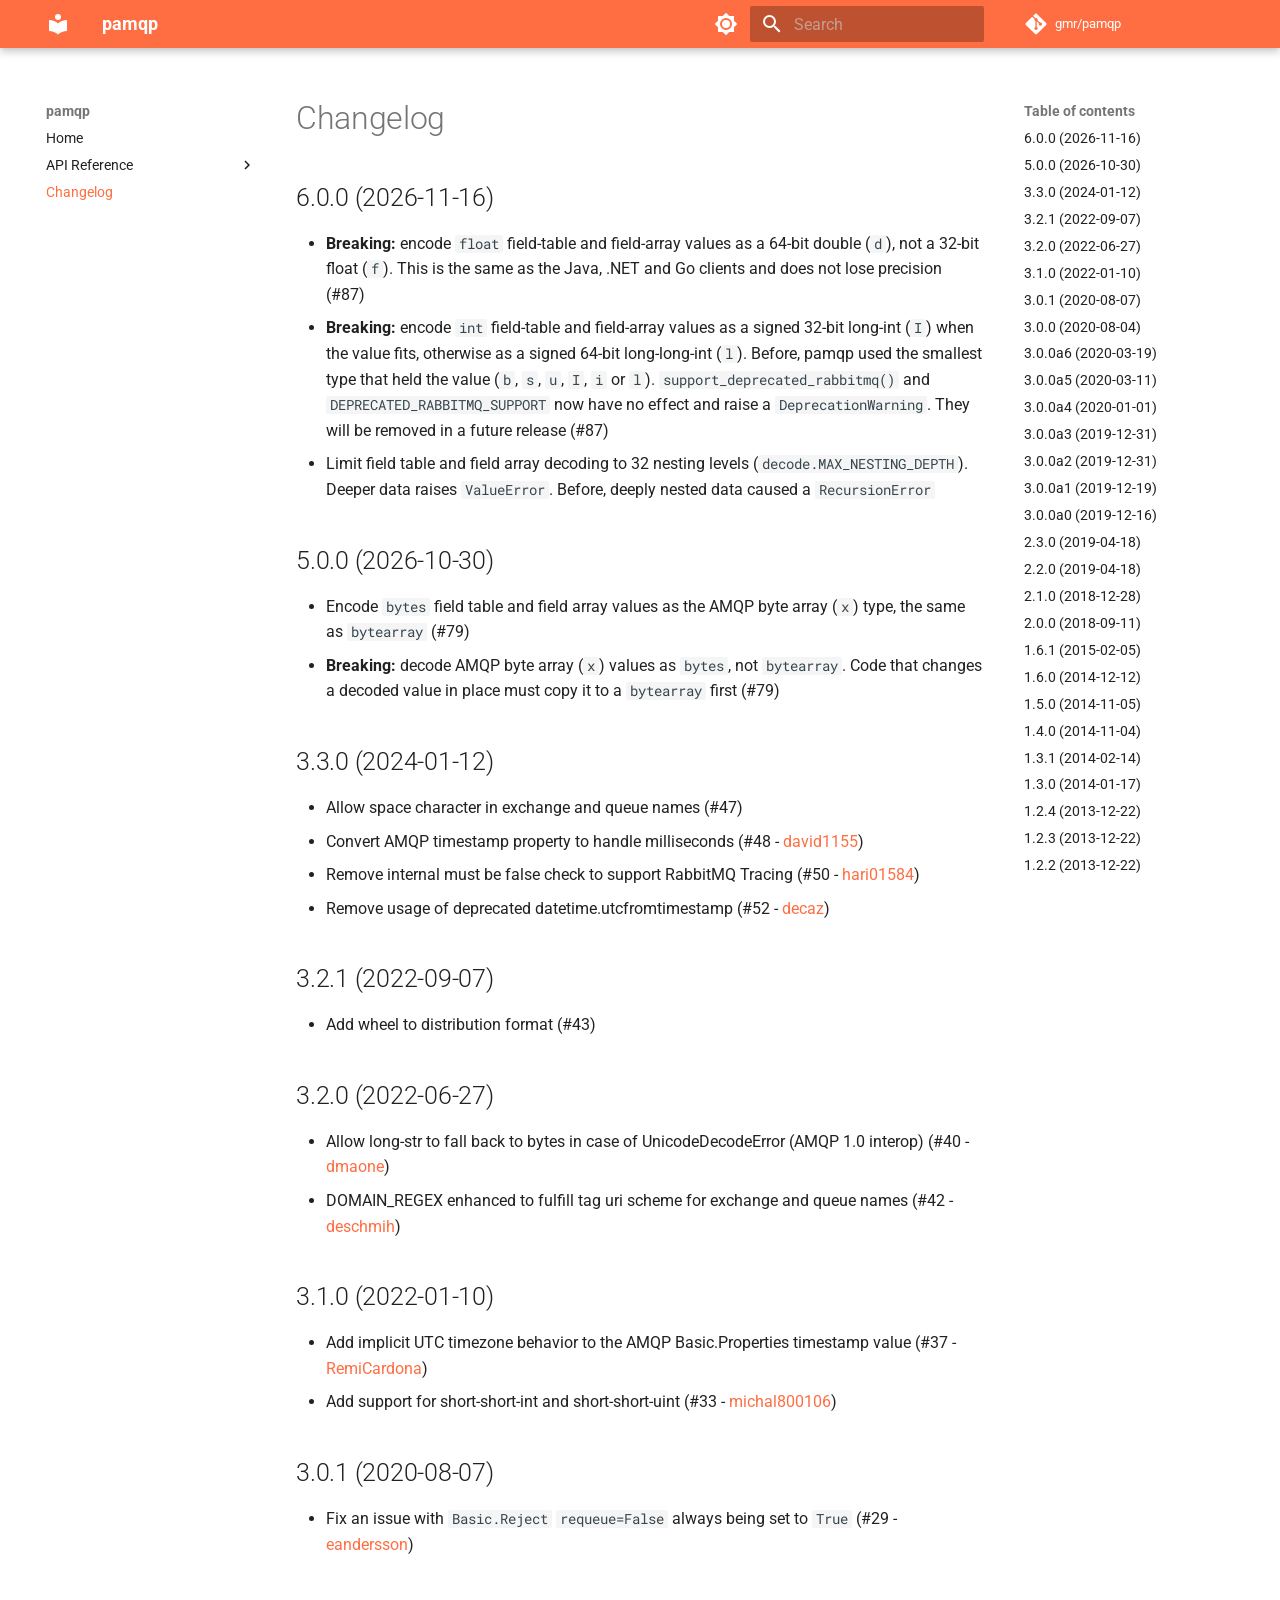
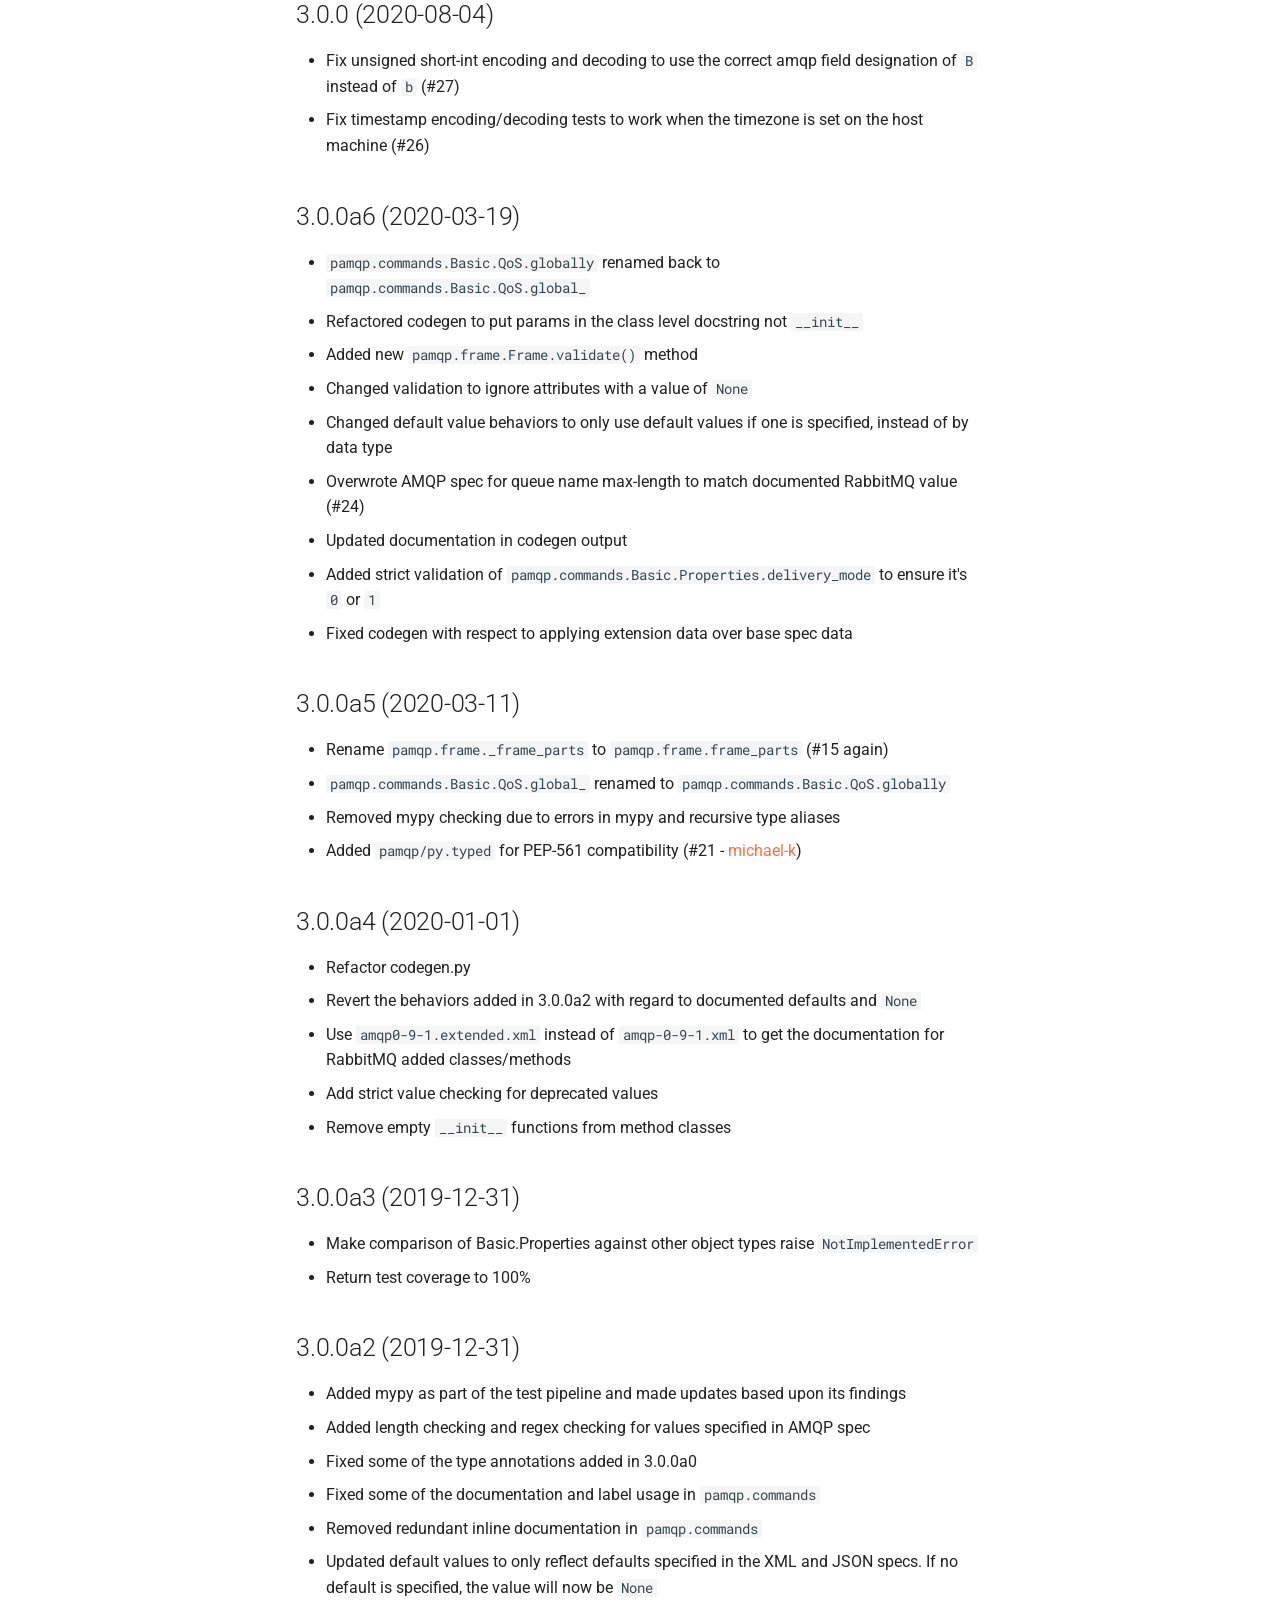
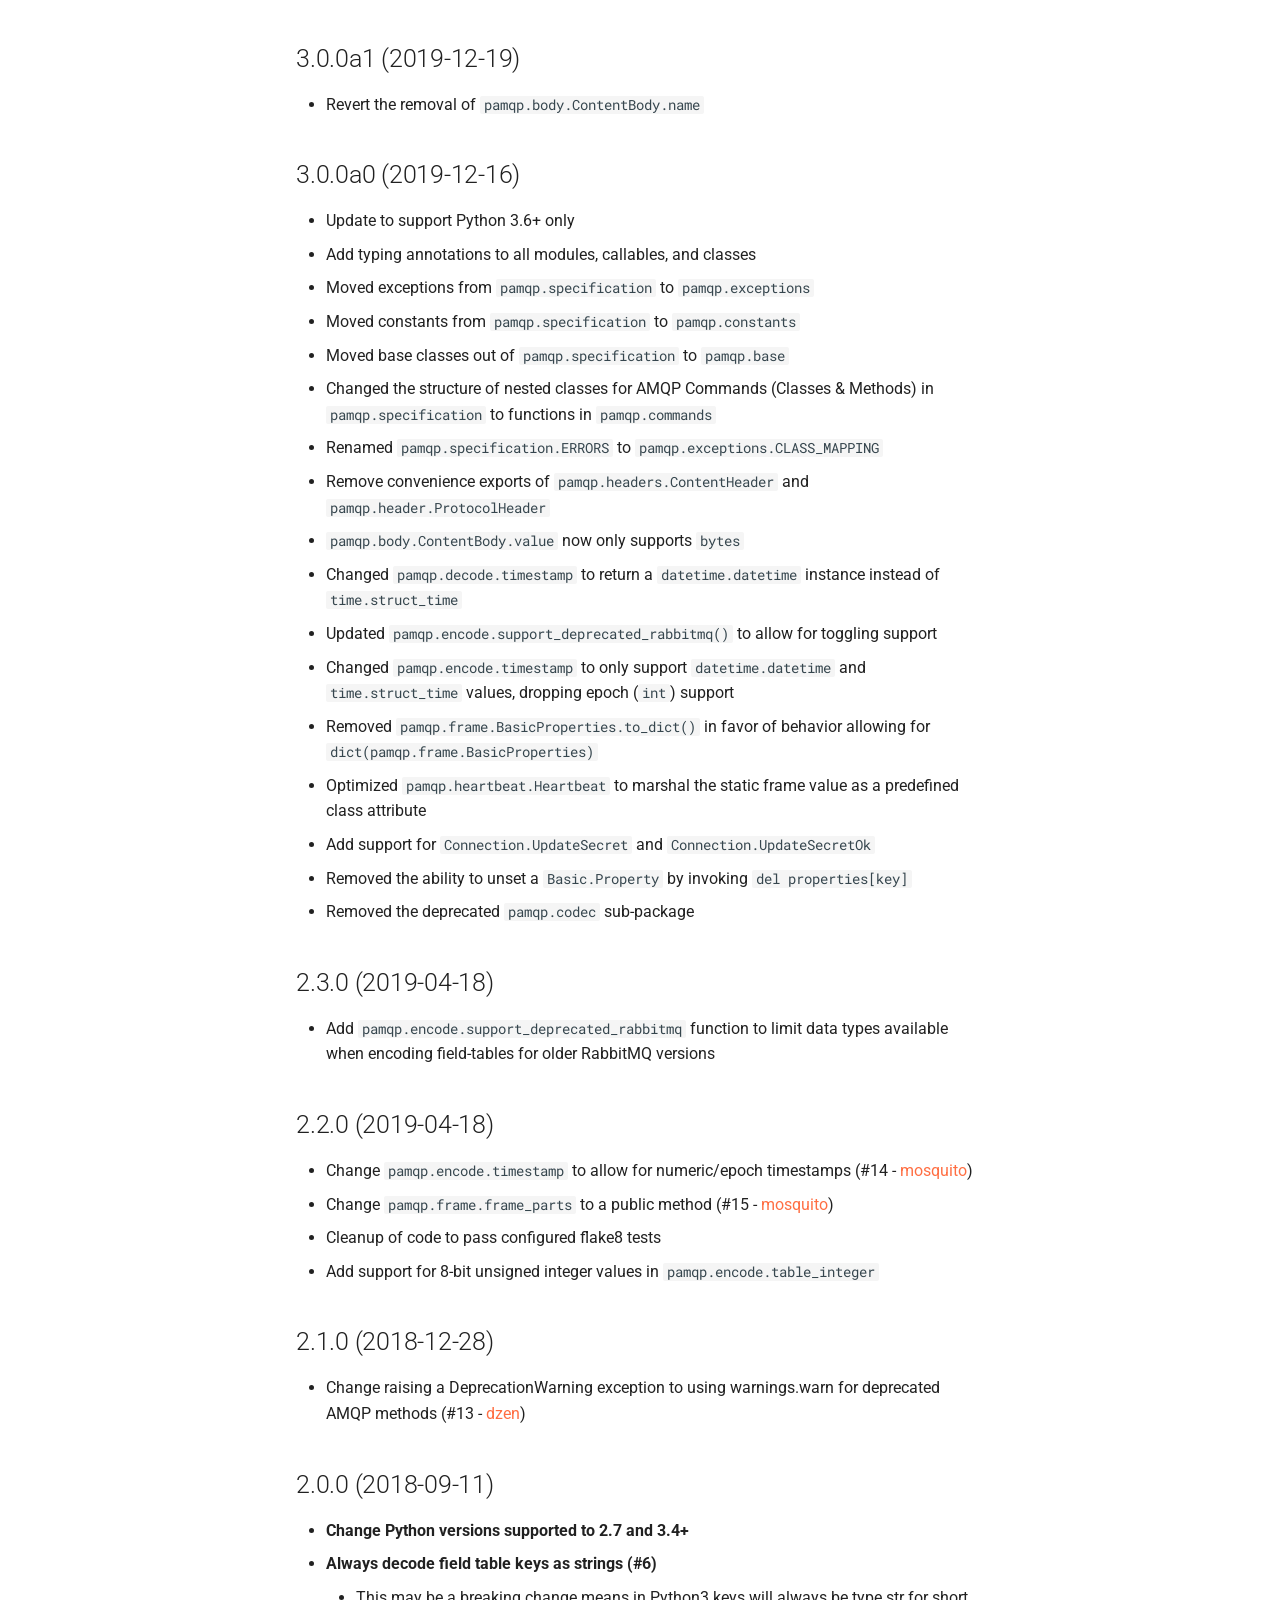
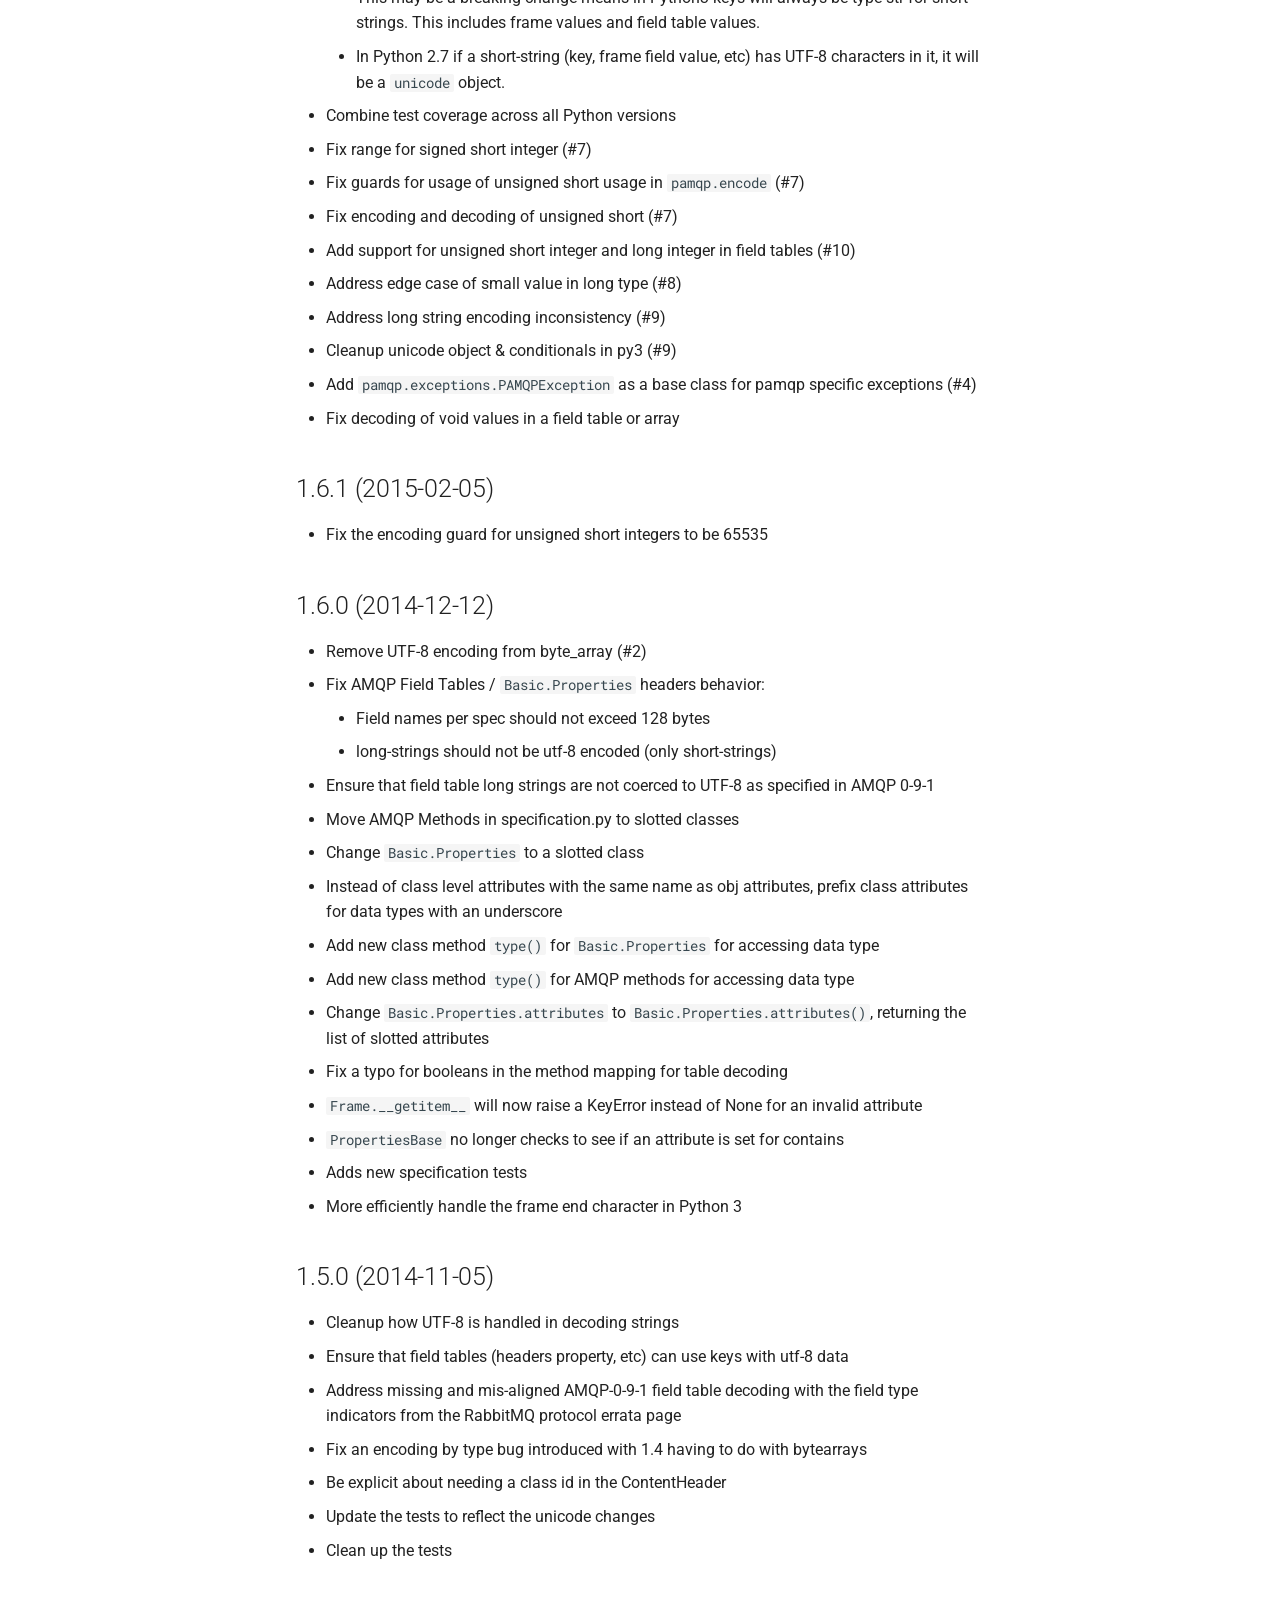
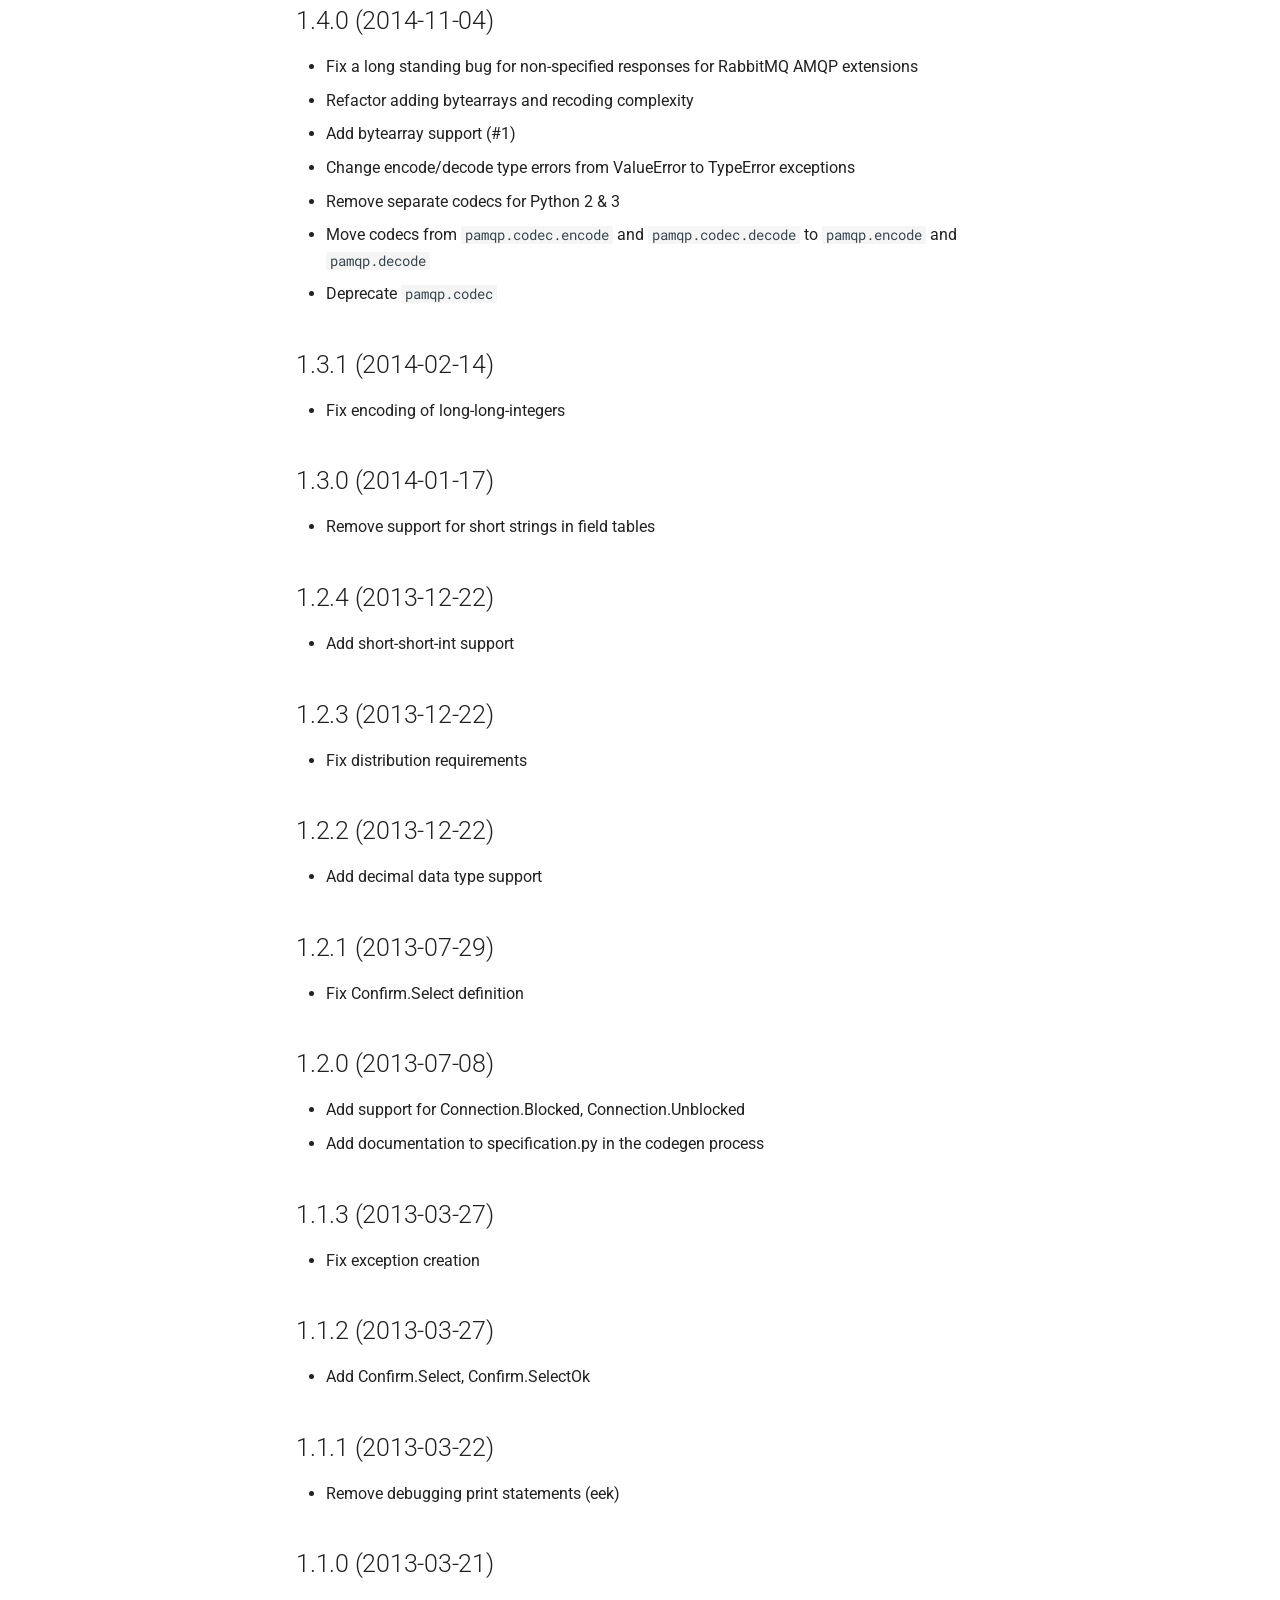
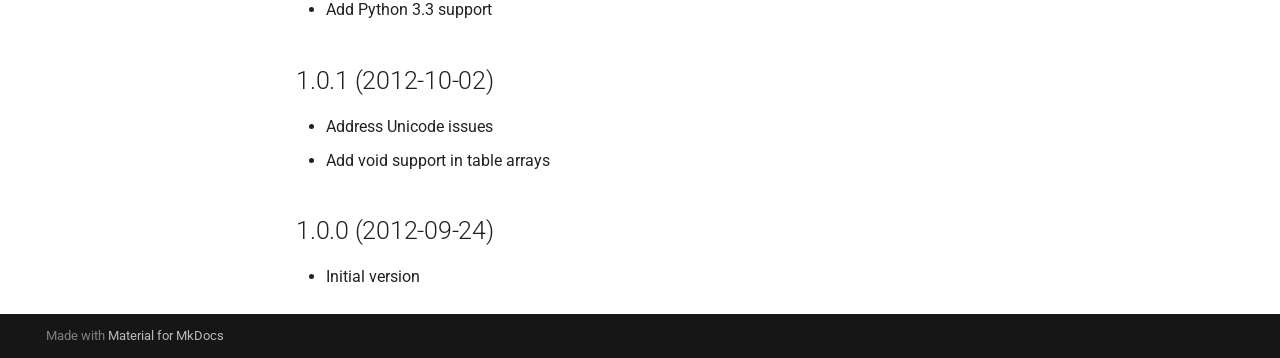
<file: changelog/index.html>
<!doctype html>
<html lang="en" class="no-js">
  <head>
    
      <meta charset="utf-8">
      <meta name="viewport" content="width=device-width,initial-scale=1">
      
      
      
        <link rel="canonical" href="https://gmr.github.io/pamqp/changelog/">
      
      
        <link rel="prev" href="../api/heartbeat/">
      
      
      
        
      
      
      <link rel="icon" href="../assets/images/favicon.png">
      <meta name="generator" content="mkdocs-1.6.1, mkdocs-material-9.7.7">
    
    
      
        <title>Changelog - pamqp</title>
      
    
    
      <link rel="stylesheet" href="../assets/stylesheets/main.ec1eaa64.min.css">
      
        
        <link rel="stylesheet" href="../assets/stylesheets/palette.ab4e12ef.min.css">
      
      


    
    
      
    
    
      
        
        
        <link rel="preconnect" href="https://fonts.gstatic.com" crossorigin>
        <link rel="stylesheet" href="https://fonts.googleapis.com/css?family=Roboto:300,300i,400,400i,700,700i%7CRoboto+Mono:400,400i,700,700i&display=fallback">
        <style>:root{--md-text-font:"Roboto";--md-code-font:"Roboto Mono"}</style>
      
    
    
      <link rel="stylesheet" href="../assets/_mkdocstrings.css">
    
    <script>__md_scope=new URL("..",location),__md_hash=e=>[...e].reduce(((e,_)=>(e<<5)-e+_.charCodeAt(0)),0),__md_get=(e,_=localStorage,t=__md_scope)=>JSON.parse(_.getItem(t.pathname+"."+e)),__md_set=(e,_,t=localStorage,a=__md_scope)=>{try{t.setItem(a.pathname+"."+e,JSON.stringify(_))}catch(e){}}</script>
    
      

    
    
  </head>
  
  
    
    
      
    
    
    
    
    <body dir="ltr" data-md-color-scheme="default" data-md-color-primary="deep-orange" data-md-color-accent="indigo">
  
    
    <input class="md-toggle" data-md-toggle="drawer" type="checkbox" id="__drawer" autocomplete="off">
    <input class="md-toggle" data-md-toggle="search" type="checkbox" id="__search" autocomplete="off">
    <label class="md-overlay" for="__drawer"></label>
    <div data-md-component="skip">
      
        
        <a href="#changelog" class="md-skip">
          Skip to content
        </a>
      
    </div>
    <div data-md-component="announce">
      
    </div>
    
    
      

  

<header class="md-header md-header--shadow" data-md-component="header">
  <nav class="md-header__inner md-grid" aria-label="Header">
    <a href=".." title="pamqp" class="md-header__button md-logo" aria-label="pamqp" data-md-component="logo">
      
  
  <svg xmlns="http://www.w3.org/2000/svg" viewBox="0 0 24 24"><path d="M12 8a3 3 0 0 0 3-3 3 3 0 0 0-3-3 3 3 0 0 0-3 3 3 3 0 0 0 3 3m0 3.54C9.64 9.35 6.5 8 3 8v11c3.5 0 6.64 1.35 9 3.54 2.36-2.19 5.5-3.54 9-3.54V8c-3.5 0-6.64 1.35-9 3.54"/></svg>

    </a>
    <label class="md-header__button md-icon" for="__drawer">
      
      <svg xmlns="http://www.w3.org/2000/svg" viewBox="0 0 24 24"><path d="M3 6h18v2H3zm0 5h18v2H3zm0 5h18v2H3z"/></svg>
    </label>
    <div class="md-header__title" data-md-component="header-title">
      <div class="md-header__ellipsis">
        <div class="md-header__topic">
          <span class="md-ellipsis">
            pamqp
          </span>
        </div>
        <div class="md-header__topic" data-md-component="header-topic">
          <span class="md-ellipsis">
            
              Changelog
            
          </span>
        </div>
      </div>
    </div>
    
      
        <form class="md-header__option" data-md-component="palette">
  
    
    
    
    <input class="md-option" data-md-color-media="" data-md-color-scheme="default" data-md-color-primary="deep-orange" data-md-color-accent="indigo"  aria-label="Switch to dark mode"  type="radio" name="__palette" id="__palette_0">
    
      <label class="md-header__button md-icon" title="Switch to dark mode" for="__palette_1" hidden>
        <svg xmlns="http://www.w3.org/2000/svg" viewBox="0 0 24 24"><path d="M12 8a4 4 0 0 0-4 4 4 4 0 0 0 4 4 4 4 0 0 0 4-4 4 4 0 0 0-4-4m0 10a6 6 0 0 1-6-6 6 6 0 0 1 6-6 6 6 0 0 1 6 6 6 6 0 0 1-6 6m8-9.31V4h-4.69L12 .69 8.69 4H4v4.69L.69 12 4 15.31V20h4.69L12 23.31 15.31 20H20v-4.69L23.31 12z"/></svg>
      </label>
    
  
    
    
    
    <input class="md-option" data-md-color-media="" data-md-color-scheme="slate" data-md-color-primary="deep-orange" data-md-color-accent="indigo"  aria-label="Switch to light mode"  type="radio" name="__palette" id="__palette_1">
    
      <label class="md-header__button md-icon" title="Switch to light mode" for="__palette_0" hidden>
        <svg xmlns="http://www.w3.org/2000/svg" viewBox="0 0 24 24"><path d="M12 18c-.89 0-1.74-.2-2.5-.55C11.56 16.5 13 14.42 13 12s-1.44-4.5-3.5-5.45C10.26 6.2 11.11 6 12 6a6 6 0 0 1 6 6 6 6 0 0 1-6 6m8-9.31V4h-4.69L12 .69 8.69 4H4v4.69L.69 12 4 15.31V20h4.69L12 23.31 15.31 20H20v-4.69L23.31 12z"/></svg>
      </label>
    
  
</form>
      
    
    
      <script>var palette=__md_get("__palette");if(palette&&palette.color){if("(prefers-color-scheme)"===palette.color.media){var media=matchMedia("(prefers-color-scheme: light)"),input=document.querySelector(media.matches?"[data-md-color-media='(prefers-color-scheme: light)']":"[data-md-color-media='(prefers-color-scheme: dark)']");palette.color.media=input.getAttribute("data-md-color-media"),palette.color.scheme=input.getAttribute("data-md-color-scheme"),palette.color.primary=input.getAttribute("data-md-color-primary"),palette.color.accent=input.getAttribute("data-md-color-accent")}for(var[key,value]of Object.entries(palette.color))document.body.setAttribute("data-md-color-"+key,value)}</script>
    
    
    
      
      
        <label class="md-header__button md-icon" for="__search">
          
          <svg xmlns="http://www.w3.org/2000/svg" viewBox="0 0 24 24"><path d="M9.5 3A6.5 6.5 0 0 1 16 9.5c0 1.61-.59 3.09-1.56 4.23l.27.27h.79l5 5-1.5 1.5-5-5v-.79l-.27-.27A6.52 6.52 0 0 1 9.5 16 6.5 6.5 0 0 1 3 9.5 6.5 6.5 0 0 1 9.5 3m0 2C7 5 5 7 5 9.5S7 14 9.5 14 14 12 14 9.5 12 5 9.5 5"/></svg>
        </label>
        <div class="md-search" data-md-component="search" role="dialog">
  <label class="md-search__overlay" for="__search"></label>
  <div class="md-search__inner" role="search">
    <form class="md-search__form" name="search">
      <input type="text" class="md-search__input" name="query" aria-label="Search" placeholder="Search" autocapitalize="off" autocorrect="off" autocomplete="off" spellcheck="false" data-md-component="search-query" required>
      <label class="md-search__icon md-icon" for="__search">
        
        <svg xmlns="http://www.w3.org/2000/svg" viewBox="0 0 24 24"><path d="M9.5 3A6.5 6.5 0 0 1 16 9.5c0 1.61-.59 3.09-1.56 4.23l.27.27h.79l5 5-1.5 1.5-5-5v-.79l-.27-.27A6.52 6.52 0 0 1 9.5 16 6.5 6.5 0 0 1 3 9.5 6.5 6.5 0 0 1 9.5 3m0 2C7 5 5 7 5 9.5S7 14 9.5 14 14 12 14 9.5 12 5 9.5 5"/></svg>
        
        <svg xmlns="http://www.w3.org/2000/svg" viewBox="0 0 24 24"><path d="M20 11v2H8l5.5 5.5-1.42 1.42L4.16 12l7.92-7.92L13.5 5.5 8 11z"/></svg>
      </label>
      <nav class="md-search__options" aria-label="Search">
        
        <button type="reset" class="md-search__icon md-icon" title="Clear" aria-label="Clear" tabindex="-1">
          
          <svg xmlns="http://www.w3.org/2000/svg" viewBox="0 0 24 24"><path d="M19 6.41 17.59 5 12 10.59 6.41 5 5 6.41 10.59 12 5 17.59 6.41 19 12 13.41 17.59 19 19 17.59 13.41 12z"/></svg>
        </button>
      </nav>
      
    </form>
    <div class="md-search__output">
      <div class="md-search__scrollwrap" tabindex="0" data-md-scrollfix>
        <div class="md-search-result" data-md-component="search-result">
          <div class="md-search-result__meta">
            Initializing search
          </div>
          <ol class="md-search-result__list" role="presentation"></ol>
        </div>
      </div>
    </div>
  </div>
</div>
      
    
    
      <div class="md-header__source">
        <a href="https://github.com/gmr/pamqp" title="Go to repository" class="md-source" data-md-component="source">
  <div class="md-source__icon md-icon">
    
    <svg xmlns="http://www.w3.org/2000/svg" viewBox="0 0 448 512"><!--! Font Awesome Free 7.1.0 by @fontawesome - https://fontawesome.com License - https://fontawesome.com/license/free (Icons: CC BY 4.0, Fonts: SIL OFL 1.1, Code: MIT License) Copyright 2025 Fonticons, Inc.--><path d="M439.6 236.1 244 40.5c-5.4-5.5-12.8-8.5-20.4-8.5s-15 3-20.4 8.4L162.5 81l51.5 51.5c27.1-9.1 52.7 16.8 43.4 43.7l49.7 49.7c34.2-11.8 61.2 31 35.5 56.7-26.5 26.5-70.2-2.9-56-37.3L240.3 199v121.9c25.3 12.5 22.3 41.8 9.1 55-6.4 6.4-15.2 10.1-24.3 10.1s-17.8-3.6-24.3-10.1c-17.6-17.6-11.1-46.9 11.2-56v-123c-20.8-8.5-24.6-30.7-18.6-45L142.6 101 8.5 235.1C3 240.6 0 247.9 0 255.5s3 15 8.5 20.4l195.6 195.7c5.4 5.4 12.7 8.4 20.4 8.4s15-3 20.4-8.4l194.7-194.7c5.4-5.4 8.4-12.8 8.4-20.4s-3-15-8.4-20.4"/></svg>
  </div>
  <div class="md-source__repository">
    gmr/pamqp
  </div>
</a>
      </div>
    
  </nav>
  
</header>
    
    <div class="md-container" data-md-component="container">
      
      
        
          
        
      
      <main class="md-main" data-md-component="main">
        <div class="md-main__inner md-grid">
          
            
              
              <div class="md-sidebar md-sidebar--primary" data-md-component="sidebar" data-md-type="navigation" >
                <div class="md-sidebar__scrollwrap">
                  <div class="md-sidebar__inner">
                    



<nav class="md-nav md-nav--primary" aria-label="Navigation" data-md-level="0">
  <label class="md-nav__title" for="__drawer">
    <a href=".." title="pamqp" class="md-nav__button md-logo" aria-label="pamqp" data-md-component="logo">
      
  
  <svg xmlns="http://www.w3.org/2000/svg" viewBox="0 0 24 24"><path d="M12 8a3 3 0 0 0 3-3 3 3 0 0 0-3-3 3 3 0 0 0-3 3 3 3 0 0 0 3 3m0 3.54C9.64 9.35 6.5 8 3 8v11c3.5 0 6.64 1.35 9 3.54 2.36-2.19 5.5-3.54 9-3.54V8c-3.5 0-6.64 1.35-9 3.54"/></svg>

    </a>
    pamqp
  </label>
  
    <div class="md-nav__source">
      <a href="https://github.com/gmr/pamqp" title="Go to repository" class="md-source" data-md-component="source">
  <div class="md-source__icon md-icon">
    
    <svg xmlns="http://www.w3.org/2000/svg" viewBox="0 0 448 512"><!--! Font Awesome Free 7.1.0 by @fontawesome - https://fontawesome.com License - https://fontawesome.com/license/free (Icons: CC BY 4.0, Fonts: SIL OFL 1.1, Code: MIT License) Copyright 2025 Fonticons, Inc.--><path d="M439.6 236.1 244 40.5c-5.4-5.5-12.8-8.5-20.4-8.5s-15 3-20.4 8.4L162.5 81l51.5 51.5c27.1-9.1 52.7 16.8 43.4 43.7l49.7 49.7c34.2-11.8 61.2 31 35.5 56.7-26.5 26.5-70.2-2.9-56-37.3L240.3 199v121.9c25.3 12.5 22.3 41.8 9.1 55-6.4 6.4-15.2 10.1-24.3 10.1s-17.8-3.6-24.3-10.1c-17.6-17.6-11.1-46.9 11.2-56v-123c-20.8-8.5-24.6-30.7-18.6-45L142.6 101 8.5 235.1C3 240.6 0 247.9 0 255.5s3 15 8.5 20.4l195.6 195.7c5.4 5.4 12.7 8.4 20.4 8.4s15-3 20.4-8.4l194.7-194.7c5.4-5.4 8.4-12.8 8.4-20.4s-3-15-8.4-20.4"/></svg>
  </div>
  <div class="md-source__repository">
    gmr/pamqp
  </div>
</a>
    </div>
  
  <ul class="md-nav__list" data-md-scrollfix>
    
      
      
  
  
  
  
    <li class="md-nav__item">
      <a href=".." class="md-nav__link">
        
  
  
  <span class="md-ellipsis">
    
  
    Home
  

    
  </span>
  
  

      </a>
    </li>
  

    
      
      
  
  
  
  
    
    
    
    
    
    <li class="md-nav__item md-nav__item--nested">
      
        
        
        <input class="md-nav__toggle md-toggle " type="checkbox" id="__nav_2" >
        
          
          <label class="md-nav__link" for="__nav_2" id="__nav_2_label" tabindex="0">
            
  
  
  <span class="md-ellipsis">
    
  
    API Reference
  

    
  </span>
  
  

            <span class="md-nav__icon md-icon"></span>
          </label>
        
        <nav class="md-nav" data-md-level="1" aria-labelledby="__nav_2_label" aria-expanded="false">
          <label class="md-nav__title" for="__nav_2">
            <span class="md-nav__icon md-icon"></span>
            
  
    API Reference
  

          </label>
          <ul class="md-nav__list" data-md-scrollfix>
            
              
                
  
  
  
  
    <li class="md-nav__item">
      <a href="../api/base/" class="md-nav__link">
        
  
  
  <span class="md-ellipsis">
    
  
    base
  

    
  </span>
  
  

      </a>
    </li>
  

              
            
              
                
  
  
  
  
    <li class="md-nav__item">
      <a href="../api/body/" class="md-nav__link">
        
  
  
  <span class="md-ellipsis">
    
  
    body
  

    
  </span>
  
  

      </a>
    </li>
  

              
            
              
                
  
  
  
  
    <li class="md-nav__item">
      <a href="../api/commands/" class="md-nav__link">
        
  
  
  <span class="md-ellipsis">
    
  
    commands
  

    
  </span>
  
  

      </a>
    </li>
  

              
            
              
                
  
  
  
  
    <li class="md-nav__item">
      <a href="../api/common/" class="md-nav__link">
        
  
  
  <span class="md-ellipsis">
    
  
    common
  

    
  </span>
  
  

      </a>
    </li>
  

              
            
              
                
  
  
  
  
    <li class="md-nav__item">
      <a href="../api/decode/" class="md-nav__link">
        
  
  
  <span class="md-ellipsis">
    
  
    decode
  

    
  </span>
  
  

      </a>
    </li>
  

              
            
              
                
  
  
  
  
    <li class="md-nav__item">
      <a href="../api/encode/" class="md-nav__link">
        
  
  
  <span class="md-ellipsis">
    
  
    encode
  

    
  </span>
  
  

      </a>
    </li>
  

              
            
              
                
  
  
  
  
    <li class="md-nav__item">
      <a href="../api/exceptions/" class="md-nav__link">
        
  
  
  <span class="md-ellipsis">
    
  
    exceptions
  

    
  </span>
  
  

      </a>
    </li>
  

              
            
              
                
  
  
  
  
    <li class="md-nav__item">
      <a href="../api/frame/" class="md-nav__link">
        
  
  
  <span class="md-ellipsis">
    
  
    frame
  

    
  </span>
  
  

      </a>
    </li>
  

              
            
              
                
  
  
  
  
    <li class="md-nav__item">
      <a href="../api/header/" class="md-nav__link">
        
  
  
  <span class="md-ellipsis">
    
  
    header
  

    
  </span>
  
  

      </a>
    </li>
  

              
            
              
                
  
  
  
  
    <li class="md-nav__item">
      <a href="../api/heartbeat/" class="md-nav__link">
        
  
  
  <span class="md-ellipsis">
    
  
    heartbeat
  

    
  </span>
  
  

      </a>
    </li>
  

              
            
          </ul>
        </nav>
      
    </li>
  

    
      
      
  
  
    
  
  
  
    <li class="md-nav__item md-nav__item--active">
      
      <input class="md-nav__toggle md-toggle" type="checkbox" id="__toc">
      
      
        
      
      
        <label class="md-nav__link md-nav__link--active" for="__toc">
          
  
  
  <span class="md-ellipsis">
    
  
    Changelog
  

    
  </span>
  
  

          <span class="md-nav__icon md-icon"></span>
        </label>
      
      <a href="./" class="md-nav__link md-nav__link--active">
        
  
  
  <span class="md-ellipsis">
    
  
    Changelog
  

    
  </span>
  
  

      </a>
      
        

<nav class="md-nav md-nav--secondary" aria-label="Table of contents">
  
  
  
    
  
  
    <label class="md-nav__title" for="__toc">
      <span class="md-nav__icon md-icon"></span>
      Table of contents
    </label>
    <ul class="md-nav__list" data-md-component="toc" data-md-scrollfix>
      
        <li class="md-nav__item">
  <a href="#600-2026-11-16" class="md-nav__link">
    <span class="md-ellipsis">
      
        6.0.0 (2026-11-16)
      
    </span>
  </a>
  
</li>
      
        <li class="md-nav__item">
  <a href="#500-2026-10-30" class="md-nav__link">
    <span class="md-ellipsis">
      
        5.0.0 (2026-10-30)
      
    </span>
  </a>
  
</li>
      
        <li class="md-nav__item">
  <a href="#330-2024-01-12" class="md-nav__link">
    <span class="md-ellipsis">
      
        3.3.0 (2024-01-12)
      
    </span>
  </a>
  
</li>
      
        <li class="md-nav__item">
  <a href="#321-2022-09-07" class="md-nav__link">
    <span class="md-ellipsis">
      
        3.2.1 (2022-09-07)
      
    </span>
  </a>
  
</li>
      
        <li class="md-nav__item">
  <a href="#320-2022-06-27" class="md-nav__link">
    <span class="md-ellipsis">
      
        3.2.0 (2022-06-27)
      
    </span>
  </a>
  
</li>
      
        <li class="md-nav__item">
  <a href="#310-2022-01-10" class="md-nav__link">
    <span class="md-ellipsis">
      
        3.1.0 (2022-01-10)
      
    </span>
  </a>
  
</li>
      
        <li class="md-nav__item">
  <a href="#301-2020-08-07" class="md-nav__link">
    <span class="md-ellipsis">
      
        3.0.1 (2020-08-07)
      
    </span>
  </a>
  
</li>
      
        <li class="md-nav__item">
  <a href="#300-2020-08-04" class="md-nav__link">
    <span class="md-ellipsis">
      
        3.0.0 (2020-08-04)
      
    </span>
  </a>
  
</li>
      
        <li class="md-nav__item">
  <a href="#300a6-2020-03-19" class="md-nav__link">
    <span class="md-ellipsis">
      
        3.0.0a6 (2020-03-19)
      
    </span>
  </a>
  
</li>
      
        <li class="md-nav__item">
  <a href="#300a5-2020-03-11" class="md-nav__link">
    <span class="md-ellipsis">
      
        3.0.0a5 (2020-03-11)
      
    </span>
  </a>
  
</li>
      
        <li class="md-nav__item">
  <a href="#300a4-2020-01-01" class="md-nav__link">
    <span class="md-ellipsis">
      
        3.0.0a4 (2020-01-01)
      
    </span>
  </a>
  
</li>
      
        <li class="md-nav__item">
  <a href="#300a3-2019-12-31" class="md-nav__link">
    <span class="md-ellipsis">
      
        3.0.0a3 (2019-12-31)
      
    </span>
  </a>
  
</li>
      
        <li class="md-nav__item">
  <a href="#300a2-2019-12-31" class="md-nav__link">
    <span class="md-ellipsis">
      
        3.0.0a2 (2019-12-31)
      
    </span>
  </a>
  
</li>
      
        <li class="md-nav__item">
  <a href="#300a1-2019-12-19" class="md-nav__link">
    <span class="md-ellipsis">
      
        3.0.0a1 (2019-12-19)
      
    </span>
  </a>
  
</li>
      
        <li class="md-nav__item">
  <a href="#300a0-2019-12-16" class="md-nav__link">
    <span class="md-ellipsis">
      
        3.0.0a0 (2019-12-16)
      
    </span>
  </a>
  
</li>
      
        <li class="md-nav__item">
  <a href="#230-2019-04-18" class="md-nav__link">
    <span class="md-ellipsis">
      
        2.3.0 (2019-04-18)
      
    </span>
  </a>
  
</li>
      
        <li class="md-nav__item">
  <a href="#220-2019-04-18" class="md-nav__link">
    <span class="md-ellipsis">
      
        2.2.0 (2019-04-18)
      
    </span>
  </a>
  
</li>
      
        <li class="md-nav__item">
  <a href="#210-2018-12-28" class="md-nav__link">
    <span class="md-ellipsis">
      
        2.1.0 (2018-12-28)
      
    </span>
  </a>
  
</li>
      
        <li class="md-nav__item">
  <a href="#200-2018-09-11" class="md-nav__link">
    <span class="md-ellipsis">
      
        2.0.0 (2018-09-11)
      
    </span>
  </a>
  
</li>
      
        <li class="md-nav__item">
  <a href="#161-2015-02-05" class="md-nav__link">
    <span class="md-ellipsis">
      
        1.6.1 (2015-02-05)
      
    </span>
  </a>
  
</li>
      
        <li class="md-nav__item">
  <a href="#160-2014-12-12" class="md-nav__link">
    <span class="md-ellipsis">
      
        1.6.0 (2014-12-12)
      
    </span>
  </a>
  
</li>
      
        <li class="md-nav__item">
  <a href="#150-2014-11-05" class="md-nav__link">
    <span class="md-ellipsis">
      
        1.5.0 (2014-11-05)
      
    </span>
  </a>
  
</li>
      
        <li class="md-nav__item">
  <a href="#140-2014-11-04" class="md-nav__link">
    <span class="md-ellipsis">
      
        1.4.0 (2014-11-04)
      
    </span>
  </a>
  
</li>
      
        <li class="md-nav__item">
  <a href="#131-2014-02-14" class="md-nav__link">
    <span class="md-ellipsis">
      
        1.3.1 (2014-02-14)
      
    </span>
  </a>
  
</li>
      
        <li class="md-nav__item">
  <a href="#130-2014-01-17" class="md-nav__link">
    <span class="md-ellipsis">
      
        1.3.0 (2014-01-17)
      
    </span>
  </a>
  
</li>
      
        <li class="md-nav__item">
  <a href="#124-2013-12-22" class="md-nav__link">
    <span class="md-ellipsis">
      
        1.2.4 (2013-12-22)
      
    </span>
  </a>
  
</li>
      
        <li class="md-nav__item">
  <a href="#123-2013-12-22" class="md-nav__link">
    <span class="md-ellipsis">
      
        1.2.3 (2013-12-22)
      
    </span>
  </a>
  
</li>
      
        <li class="md-nav__item">
  <a href="#122-2013-12-22" class="md-nav__link">
    <span class="md-ellipsis">
      
        1.2.2 (2013-12-22)
      
    </span>
  </a>
  
</li>
      
        <li class="md-nav__item">
  <a href="#121-2013-07-29" class="md-nav__link">
    <span class="md-ellipsis">
      
        1.2.1 (2013-07-29)
      
    </span>
  </a>
  
</li>
      
        <li class="md-nav__item">
  <a href="#120-2013-07-08" class="md-nav__link">
    <span class="md-ellipsis">
      
        1.2.0 (2013-07-08)
      
    </span>
  </a>
  
</li>
      
        <li class="md-nav__item">
  <a href="#113-2013-03-27" class="md-nav__link">
    <span class="md-ellipsis">
      
        1.1.3 (2013-03-27)
      
    </span>
  </a>
  
</li>
      
        <li class="md-nav__item">
  <a href="#112-2013-03-27" class="md-nav__link">
    <span class="md-ellipsis">
      
        1.1.2 (2013-03-27)
      
    </span>
  </a>
  
</li>
      
        <li class="md-nav__item">
  <a href="#111-2013-03-22" class="md-nav__link">
    <span class="md-ellipsis">
      
        1.1.1 (2013-03-22)
      
    </span>
  </a>
  
</li>
      
        <li class="md-nav__item">
  <a href="#110-2013-03-21" class="md-nav__link">
    <span class="md-ellipsis">
      
        1.1.0 (2013-03-21)
      
    </span>
  </a>
  
</li>
      
        <li class="md-nav__item">
  <a href="#101-2012-10-02" class="md-nav__link">
    <span class="md-ellipsis">
      
        1.0.1 (2012-10-02)
      
    </span>
  </a>
  
</li>
      
        <li class="md-nav__item">
  <a href="#100-2012-09-24" class="md-nav__link">
    <span class="md-ellipsis">
      
        1.0.0 (2012-09-24)
      
    </span>
  </a>
  
</li>
      
    </ul>
  
</nav>
      
    </li>
  

    
  </ul>
</nav>
                  </div>
                </div>
              </div>
            
            
              
              <div class="md-sidebar md-sidebar--secondary" data-md-component="sidebar" data-md-type="toc" >
                <div class="md-sidebar__scrollwrap">
                  <div class="md-sidebar__inner">
                    

<nav class="md-nav md-nav--secondary" aria-label="Table of contents">
  
  
  
    
  
  
    <label class="md-nav__title" for="__toc">
      <span class="md-nav__icon md-icon"></span>
      Table of contents
    </label>
    <ul class="md-nav__list" data-md-component="toc" data-md-scrollfix>
      
        <li class="md-nav__item">
  <a href="#600-2026-11-16" class="md-nav__link">
    <span class="md-ellipsis">
      
        6.0.0 (2026-11-16)
      
    </span>
  </a>
  
</li>
      
        <li class="md-nav__item">
  <a href="#500-2026-10-30" class="md-nav__link">
    <span class="md-ellipsis">
      
        5.0.0 (2026-10-30)
      
    </span>
  </a>
  
</li>
      
        <li class="md-nav__item">
  <a href="#330-2024-01-12" class="md-nav__link">
    <span class="md-ellipsis">
      
        3.3.0 (2024-01-12)
      
    </span>
  </a>
  
</li>
      
        <li class="md-nav__item">
  <a href="#321-2022-09-07" class="md-nav__link">
    <span class="md-ellipsis">
      
        3.2.1 (2022-09-07)
      
    </span>
  </a>
  
</li>
      
        <li class="md-nav__item">
  <a href="#320-2022-06-27" class="md-nav__link">
    <span class="md-ellipsis">
      
        3.2.0 (2022-06-27)
      
    </span>
  </a>
  
</li>
      
        <li class="md-nav__item">
  <a href="#310-2022-01-10" class="md-nav__link">
    <span class="md-ellipsis">
      
        3.1.0 (2022-01-10)
      
    </span>
  </a>
  
</li>
      
        <li class="md-nav__item">
  <a href="#301-2020-08-07" class="md-nav__link">
    <span class="md-ellipsis">
      
        3.0.1 (2020-08-07)
      
    </span>
  </a>
  
</li>
      
        <li class="md-nav__item">
  <a href="#300-2020-08-04" class="md-nav__link">
    <span class="md-ellipsis">
      
        3.0.0 (2020-08-04)
      
    </span>
  </a>
  
</li>
      
        <li class="md-nav__item">
  <a href="#300a6-2020-03-19" class="md-nav__link">
    <span class="md-ellipsis">
      
        3.0.0a6 (2020-03-19)
      
    </span>
  </a>
  
</li>
      
        <li class="md-nav__item">
  <a href="#300a5-2020-03-11" class="md-nav__link">
    <span class="md-ellipsis">
      
        3.0.0a5 (2020-03-11)
      
    </span>
  </a>
  
</li>
      
        <li class="md-nav__item">
  <a href="#300a4-2020-01-01" class="md-nav__link">
    <span class="md-ellipsis">
      
        3.0.0a4 (2020-01-01)
      
    </span>
  </a>
  
</li>
      
        <li class="md-nav__item">
  <a href="#300a3-2019-12-31" class="md-nav__link">
    <span class="md-ellipsis">
      
        3.0.0a3 (2019-12-31)
      
    </span>
  </a>
  
</li>
      
        <li class="md-nav__item">
  <a href="#300a2-2019-12-31" class="md-nav__link">
    <span class="md-ellipsis">
      
        3.0.0a2 (2019-12-31)
      
    </span>
  </a>
  
</li>
      
        <li class="md-nav__item">
  <a href="#300a1-2019-12-19" class="md-nav__link">
    <span class="md-ellipsis">
      
        3.0.0a1 (2019-12-19)
      
    </span>
  </a>
  
</li>
      
        <li class="md-nav__item">
  <a href="#300a0-2019-12-16" class="md-nav__link">
    <span class="md-ellipsis">
      
        3.0.0a0 (2019-12-16)
      
    </span>
  </a>
  
</li>
      
        <li class="md-nav__item">
  <a href="#230-2019-04-18" class="md-nav__link">
    <span class="md-ellipsis">
      
        2.3.0 (2019-04-18)
      
    </span>
  </a>
  
</li>
      
        <li class="md-nav__item">
  <a href="#220-2019-04-18" class="md-nav__link">
    <span class="md-ellipsis">
      
        2.2.0 (2019-04-18)
      
    </span>
  </a>
  
</li>
      
        <li class="md-nav__item">
  <a href="#210-2018-12-28" class="md-nav__link">
    <span class="md-ellipsis">
      
        2.1.0 (2018-12-28)
      
    </span>
  </a>
  
</li>
      
        <li class="md-nav__item">
  <a href="#200-2018-09-11" class="md-nav__link">
    <span class="md-ellipsis">
      
        2.0.0 (2018-09-11)
      
    </span>
  </a>
  
</li>
      
        <li class="md-nav__item">
  <a href="#161-2015-02-05" class="md-nav__link">
    <span class="md-ellipsis">
      
        1.6.1 (2015-02-05)
      
    </span>
  </a>
  
</li>
      
        <li class="md-nav__item">
  <a href="#160-2014-12-12" class="md-nav__link">
    <span class="md-ellipsis">
      
        1.6.0 (2014-12-12)
      
    </span>
  </a>
  
</li>
      
        <li class="md-nav__item">
  <a href="#150-2014-11-05" class="md-nav__link">
    <span class="md-ellipsis">
      
        1.5.0 (2014-11-05)
      
    </span>
  </a>
  
</li>
      
        <li class="md-nav__item">
  <a href="#140-2014-11-04" class="md-nav__link">
    <span class="md-ellipsis">
      
        1.4.0 (2014-11-04)
      
    </span>
  </a>
  
</li>
      
        <li class="md-nav__item">
  <a href="#131-2014-02-14" class="md-nav__link">
    <span class="md-ellipsis">
      
        1.3.1 (2014-02-14)
      
    </span>
  </a>
  
</li>
      
        <li class="md-nav__item">
  <a href="#130-2014-01-17" class="md-nav__link">
    <span class="md-ellipsis">
      
        1.3.0 (2014-01-17)
      
    </span>
  </a>
  
</li>
      
        <li class="md-nav__item">
  <a href="#124-2013-12-22" class="md-nav__link">
    <span class="md-ellipsis">
      
        1.2.4 (2013-12-22)
      
    </span>
  </a>
  
</li>
      
        <li class="md-nav__item">
  <a href="#123-2013-12-22" class="md-nav__link">
    <span class="md-ellipsis">
      
        1.2.3 (2013-12-22)
      
    </span>
  </a>
  
</li>
      
        <li class="md-nav__item">
  <a href="#122-2013-12-22" class="md-nav__link">
    <span class="md-ellipsis">
      
        1.2.2 (2013-12-22)
      
    </span>
  </a>
  
</li>
      
        <li class="md-nav__item">
  <a href="#121-2013-07-29" class="md-nav__link">
    <span class="md-ellipsis">
      
        1.2.1 (2013-07-29)
      
    </span>
  </a>
  
</li>
      
        <li class="md-nav__item">
  <a href="#120-2013-07-08" class="md-nav__link">
    <span class="md-ellipsis">
      
        1.2.0 (2013-07-08)
      
    </span>
  </a>
  
</li>
      
        <li class="md-nav__item">
  <a href="#113-2013-03-27" class="md-nav__link">
    <span class="md-ellipsis">
      
        1.1.3 (2013-03-27)
      
    </span>
  </a>
  
</li>
      
        <li class="md-nav__item">
  <a href="#112-2013-03-27" class="md-nav__link">
    <span class="md-ellipsis">
      
        1.1.2 (2013-03-27)
      
    </span>
  </a>
  
</li>
      
        <li class="md-nav__item">
  <a href="#111-2013-03-22" class="md-nav__link">
    <span class="md-ellipsis">
      
        1.1.1 (2013-03-22)
      
    </span>
  </a>
  
</li>
      
        <li class="md-nav__item">
  <a href="#110-2013-03-21" class="md-nav__link">
    <span class="md-ellipsis">
      
        1.1.0 (2013-03-21)
      
    </span>
  </a>
  
</li>
      
        <li class="md-nav__item">
  <a href="#101-2012-10-02" class="md-nav__link">
    <span class="md-ellipsis">
      
        1.0.1 (2012-10-02)
      
    </span>
  </a>
  
</li>
      
        <li class="md-nav__item">
  <a href="#100-2012-09-24" class="md-nav__link">
    <span class="md-ellipsis">
      
        1.0.0 (2012-09-24)
      
    </span>
  </a>
  
</li>
      
    </ul>
  
</nav>
                  </div>
                </div>
              </div>
            
          
          
            <div class="md-content" data-md-component="content">
              
              <article class="md-content__inner md-typeset">
                
                  


  
  


<h1 id="changelog">Changelog</h1>
<h2 id="600-2026-11-16">6.0.0 (2026-11-16)</h2>
<ul>
<li><strong>Breaking:</strong> encode <code>float</code> field-table and field-array values as a 64-bit double (<code>d</code>), not a 32-bit float (<code>f</code>). This is the same as the Java, .NET and Go clients and does not lose precision (#87)</li>
<li><strong>Breaking:</strong> encode <code>int</code> field-table and field-array values as a signed 32-bit long-int (<code>I</code>) when the value fits, otherwise as a signed 64-bit long-long-int (<code>l</code>). Before, pamqp used the smallest type that held the value (<code>b</code>, <code>s</code>, <code>u</code>, <code>I</code>, <code>i</code> or <code>l</code>). <code>support_deprecated_rabbitmq()</code> and <code>DEPRECATED_RABBITMQ_SUPPORT</code> now have no effect and raise a <code>DeprecationWarning</code>. They will be removed in a future release (#87)</li>
<li>Limit field table and field array decoding to 32 nesting levels (<code>decode.MAX_NESTING_DEPTH</code>). Deeper data raises <code>ValueError</code>. Before, deeply nested data caused a <code>RecursionError</code></li>
</ul>
<h2 id="500-2026-10-30">5.0.0 (2026-10-30)</h2>
<ul>
<li>Encode <code>bytes</code> field table and field array values as the AMQP byte array (<code>x</code>) type, the same as <code>bytearray</code> (#79)</li>
<li><strong>Breaking:</strong> decode AMQP byte array (<code>x</code>) values as <code>bytes</code>, not <code>bytearray</code>. Code that changes a decoded value in place must copy it to a <code>bytearray</code> first (#79)</li>
</ul>
<h2 id="330-2024-01-12">3.3.0 (2024-01-12)</h2>
<ul>
<li>Allow space character in exchange and queue names (#47)</li>
<li>Convert AMQP timestamp property to handle milliseconds (#48 - <a href="https://github.com/david1155">david1155</a>)</li>
<li>Remove internal must be false check to support RabbitMQ Tracing (#50 - <a href="https://github.com/hari01584">hari01584</a>)</li>
<li>Remove usage of deprecated datetime.utcfromtimestamp (#52 - <a href="https://github.com/decaz">decaz</a>)</li>
</ul>
<h2 id="321-2022-09-07">3.2.1 (2022-09-07)</h2>
<ul>
<li>Add wheel to distribution format (#43)</li>
</ul>
<h2 id="320-2022-06-27">3.2.0 (2022-06-27)</h2>
<ul>
<li>Allow long-str to fall back to bytes in case of UnicodeDecodeError (AMQP 1.0 interop) (#40 - <a href="https://github.com/dmaone">dmaone</a>)</li>
<li>DOMAIN_REGEX enhanced to fulfill tag uri scheme for exchange and queue names (#42 - <a href="https://github.com/deschmih">deschmih</a>)</li>
</ul>
<h2 id="310-2022-01-10">3.1.0 (2022-01-10)</h2>
<ul>
<li>Add implicit UTC timezone behavior to the AMQP Basic.Properties timestamp value (#37 - <a href="https://github.com/RemiCardona">RemiCardona</a>)</li>
<li>Add support for short-short-int and short-short-uint (#33 - <a href="https://github.com/michal800106">michal800106</a>)</li>
</ul>
<h2 id="301-2020-08-07">3.0.1 (2020-08-07)</h2>
<ul>
<li>Fix an issue with <code>Basic.Reject</code> <code>requeue=False</code> always being set to <code>True</code> (#29 - <a href="https://github.com/eandersson">eandersson</a>)</li>
</ul>
<h2 id="300-2020-08-04">3.0.0 (2020-08-04)</h2>
<ul>
<li>Fix unsigned short-int encoding and decoding to use the correct amqp field designation of <code>B</code> instead of <code>b</code> (#27)</li>
<li>Fix timestamp encoding/decoding tests to work when the timezone is set on the host machine (#26)</li>
</ul>
<h2 id="300a6-2020-03-19">3.0.0a6 (2020-03-19)</h2>
<ul>
<li><code>pamqp.commands.Basic.QoS.globally</code> renamed back to <code>pamqp.commands.Basic.QoS.global_</code></li>
<li>Refactored codegen to put params in the class level docstring not <code>__init__</code></li>
<li>Added new <code>pamqp.frame.Frame.validate()</code> method</li>
<li>Changed validation to ignore attributes with a value of <code>None</code></li>
<li>Changed default value behaviors to only use default values if one is specified, instead of by data type</li>
<li>Overwrote AMQP spec for queue name max-length to match documented RabbitMQ value (#24)</li>
<li>Updated documentation in codegen output</li>
<li>Added strict validation of <code>pamqp.commands.Basic.Properties.delivery_mode</code> to ensure it's <code>0</code> or <code>1</code></li>
<li>Fixed codegen with respect to applying extension data over base spec data</li>
</ul>
<h2 id="300a5-2020-03-11">3.0.0a5 (2020-03-11)</h2>
<ul>
<li>Rename <code>pamqp.frame._frame_parts</code> to <code>pamqp.frame.frame_parts</code> (#15 again)</li>
<li><code>pamqp.commands.Basic.QoS.global_</code> renamed to <code>pamqp.commands.Basic.QoS.globally</code></li>
<li>Removed mypy checking due to errors in mypy and recursive type aliases</li>
<li>Added <code>pamqp/py.typed</code> for PEP-561 compatibility (#21 - <a href="https://github.com/michael-k">michael-k</a>)</li>
</ul>
<h2 id="300a4-2020-01-01">3.0.0a4 (2020-01-01)</h2>
<ul>
<li>Refactor codegen.py</li>
<li>Revert the behaviors added in 3.0.0a2 with regard to documented defaults and <code>None</code></li>
<li>Use <code>amqp0-9-1.extended.xml</code> instead of <code>amqp-0-9-1.xml</code> to get the documentation for RabbitMQ added classes/methods</li>
<li>Add strict value checking for deprecated values</li>
<li>Remove empty <code>__init__</code> functions from method classes</li>
</ul>
<h2 id="300a3-2019-12-31">3.0.0a3 (2019-12-31)</h2>
<ul>
<li>Make comparison of Basic.Properties against other object types raise <code>NotImplementedError</code></li>
<li>Return test coverage to 100%</li>
</ul>
<h2 id="300a2-2019-12-31">3.0.0a2 (2019-12-31)</h2>
<ul>
<li>Added mypy as part of the test pipeline and made updates based upon its findings</li>
<li>Added length checking and regex checking for values specified in AMQP spec</li>
<li>Fixed some of the type annotations added in 3.0.0a0</li>
<li>Fixed some of the documentation and label usage in <code>pamqp.commands</code></li>
<li>Removed redundant inline documentation in <code>pamqp.commands</code></li>
<li>Updated default values to only reflect defaults specified in the XML and JSON specs. If no default is specified, the value will now be <code>None</code></li>
</ul>
<h2 id="300a1-2019-12-19">3.0.0a1 (2019-12-19)</h2>
<ul>
<li>Revert the removal of <code>pamqp.body.ContentBody.name</code></li>
</ul>
<h2 id="300a0-2019-12-16">3.0.0a0 (2019-12-16)</h2>
<ul>
<li>Update to support Python 3.6+ only</li>
<li>Add typing annotations to all modules, callables, and classes</li>
<li>Moved exceptions from <code>pamqp.specification</code> to <code>pamqp.exceptions</code></li>
<li>Moved constants from <code>pamqp.specification</code> to <code>pamqp.constants</code></li>
<li>Moved base classes out of <code>pamqp.specification</code> to <code>pamqp.base</code></li>
<li>Changed the structure of nested classes for AMQP Commands (Classes &amp; Methods) in <code>pamqp.specification</code> to functions in <code>pamqp.commands</code></li>
<li>Renamed <code>pamqp.specification.ERRORS</code> to <code>pamqp.exceptions.CLASS_MAPPING</code></li>
<li>Remove convenience exports of <code>pamqp.headers.ContentHeader</code> and <code>pamqp.header.ProtocolHeader</code></li>
<li><code>pamqp.body.ContentBody.value</code> now only supports <code>bytes</code></li>
<li>Changed <code>pamqp.decode.timestamp</code> to return a <code>datetime.datetime</code> instance instead of <code>time.struct_time</code></li>
<li>Updated <code>pamqp.encode.support_deprecated_rabbitmq()</code> to allow for toggling support</li>
<li>Changed <code>pamqp.encode.timestamp</code> to only support <code>datetime.datetime</code> and <code>time.struct_time</code> values, dropping epoch (<code>int</code>) support</li>
<li>Removed <code>pamqp.frame.BasicProperties.to_dict()</code> in favor of behavior allowing for <code>dict(pamqp.frame.BasicProperties)</code></li>
<li>Optimized <code>pamqp.heartbeat.Heartbeat</code> to marshal the static frame value as a predefined class attribute</li>
<li>Add support for <code>Connection.UpdateSecret</code> and <code>Connection.UpdateSecretOk</code></li>
<li>Removed the ability to unset a <code>Basic.Property</code> by invoking <code>del properties[key]</code></li>
<li>Removed the deprecated <code>pamqp.codec</code> sub-package</li>
</ul>
<h2 id="230-2019-04-18">2.3.0 (2019-04-18)</h2>
<ul>
<li>Add <code>pamqp.encode.support_deprecated_rabbitmq</code> function to limit data types available when encoding field-tables for older RabbitMQ versions</li>
</ul>
<h2 id="220-2019-04-18">2.2.0 (2019-04-18)</h2>
<ul>
<li>Change <code>pamqp.encode.timestamp</code> to allow for numeric/epoch timestamps (#14 - <a href="https://github.com/mosquito">mosquito</a>)</li>
<li>Change <code>pamqp.frame.frame_parts</code> to a public method (#15 - <a href="https://github.com/mosquito">mosquito</a>)</li>
<li>Cleanup of code to pass configured flake8 tests</li>
<li>Add support for 8-bit unsigned integer values in <code>pamqp.encode.table_integer</code></li>
</ul>
<h2 id="210-2018-12-28">2.1.0 (2018-12-28)</h2>
<ul>
<li>Change raising a DeprecationWarning exception to using warnings.warn for deprecated AMQP methods (#13 - <a href="https://github.com/dzen">dzen</a>)</li>
</ul>
<h2 id="200-2018-09-11">2.0.0 (2018-09-11)</h2>
<ul>
<li><strong>Change Python versions supported to 2.7 and 3.4+</strong></li>
<li><strong>Always decode field table keys as strings (#6)</strong><ul>
<li>This may be a breaking change means in Python3 keys will always be type str for short strings. This includes frame values and field table values.</li>
<li>In Python 2.7 if a short-string (key, frame field value, etc) has UTF-8 characters in it, it will be a <code>unicode</code> object.</li>
</ul>
</li>
<li>Combine test coverage across all Python versions</li>
<li>Fix range for signed short integer (#7)</li>
<li>Fix guards for usage of unsigned short usage in <code>pamqp.encode</code> (#7)</li>
<li>Fix encoding and decoding of unsigned short (#7)</li>
<li>Add support for unsigned short integer and long integer in field tables (#10)</li>
<li>Address edge case of small value in long type (#8)</li>
<li>Address long string encoding inconsistency (#9)</li>
<li>Cleanup unicode object &amp; conditionals in py3 (#9)</li>
<li>Add <code>pamqp.exceptions.PAMQPException</code> as a base class for pamqp specific exceptions (#4)</li>
<li>Fix decoding of void values in a field table or array</li>
</ul>
<h2 id="161-2015-02-05">1.6.1 (2015-02-05)</h2>
<ul>
<li>Fix the encoding guard for unsigned short integers to be 65535</li>
</ul>
<h2 id="160-2014-12-12">1.6.0 (2014-12-12)</h2>
<ul>
<li>Remove UTF-8 encoding from byte_array (#2)</li>
<li>Fix AMQP Field Tables / <code>Basic.Properties</code> headers behavior:<ul>
<li>Field names per spec should not exceed 128 bytes</li>
<li>long-strings should not be utf-8 encoded (only short-strings)</li>
</ul>
</li>
<li>Ensure that field table long strings are not coerced to UTF-8 as specified in AMQP 0-9-1</li>
<li>Move AMQP Methods in specification.py to slotted classes</li>
<li>Change <code>Basic.Properties</code> to a slotted class</li>
<li>Instead of class level attributes with the same name as obj attributes, prefix class attributes for data types with an underscore</li>
<li>Add new class method <code>type()</code> for <code>Basic.Properties</code> for accessing data type</li>
<li>Add new class method <code>type()</code> for AMQP methods for accessing data type</li>
<li>Change <code>Basic.Properties.attributes</code> to <code>Basic.Properties.attributes()</code>, returning the list of slotted attributes</li>
<li>Fix a typo for booleans in the method mapping for table decoding</li>
<li><code>Frame.__getitem__</code> will now raise a KeyError instead of None for an invalid attribute</li>
<li><code>PropertiesBase</code> no longer checks to see if an attribute is set for contains</li>
<li>Adds new specification tests</li>
<li>More efficiently handle the frame end character in Python 3</li>
</ul>
<h2 id="150-2014-11-05">1.5.0 (2014-11-05)</h2>
<ul>
<li>Cleanup how UTF-8 is handled in decoding strings</li>
<li>Ensure that field tables (headers property, etc) can use keys with utf-8 data</li>
<li>Address missing and mis-aligned AMQP-0-9-1 field table decoding with the field type indicators from the RabbitMQ protocol errata page</li>
<li>Fix an encoding by type bug introduced with 1.4 having to do with bytearrays</li>
<li>Be explicit about needing a class id in the ContentHeader</li>
<li>Update the tests to reflect the unicode changes</li>
<li>Clean up the tests</li>
</ul>
<h2 id="140-2014-11-04">1.4.0 (2014-11-04)</h2>
<ul>
<li>Fix a long standing bug for non-specified responses for RabbitMQ AMQP extensions</li>
<li>Refactor adding bytearrays and recoding complexity</li>
<li>Add bytearray support (#1)</li>
<li>Change encode/decode type errors from ValueError to TypeError exceptions</li>
<li>Remove separate codecs for Python 2 &amp; 3</li>
<li>Move codecs from <code>pamqp.codec.encode</code> and <code>pamqp.codec.decode</code> to <code>pamqp.encode</code> and <code>pamqp.decode</code></li>
<li>Deprecate <code>pamqp.codec</code></li>
</ul>
<h2 id="131-2014-02-14">1.3.1 (2014-02-14)</h2>
<ul>
<li>Fix encoding of long-long-integers</li>
</ul>
<h2 id="130-2014-01-17">1.3.0 (2014-01-17)</h2>
<ul>
<li>Remove support for short strings in field tables</li>
</ul>
<h2 id="124-2013-12-22">1.2.4 (2013-12-22)</h2>
<ul>
<li>Add short-short-int support</li>
</ul>
<h2 id="123-2013-12-22">1.2.3 (2013-12-22)</h2>
<ul>
<li>Fix distribution requirements</li>
</ul>
<h2 id="122-2013-12-22">1.2.2 (2013-12-22)</h2>
<ul>
<li>Add decimal data type support</li>
</ul>
<h2 id="121-2013-07-29">1.2.1 (2013-07-29)</h2>
<ul>
<li>Fix Confirm.Select definition</li>
</ul>
<h2 id="120-2013-07-08">1.2.0 (2013-07-08)</h2>
<ul>
<li>Add support for Connection.Blocked, Connection.Unblocked</li>
<li>Add documentation to specification.py in the codegen process</li>
</ul>
<h2 id="113-2013-03-27">1.1.3 (2013-03-27)</h2>
<ul>
<li>Fix exception creation</li>
</ul>
<h2 id="112-2013-03-27">1.1.2 (2013-03-27)</h2>
<ul>
<li>Add Confirm.Select, Confirm.SelectOk</li>
</ul>
<h2 id="111-2013-03-22">1.1.1 (2013-03-22)</h2>
<ul>
<li>Remove debugging print statements (eek)</li>
</ul>
<h2 id="110-2013-03-21">1.1.0 (2013-03-21)</h2>
<ul>
<li>Add Python 3.3 support</li>
</ul>
<h2 id="101-2012-10-02">1.0.1 (2012-10-02)</h2>
<ul>
<li>Address Unicode issues</li>
<li>Add void support in table arrays</li>
</ul>
<h2 id="100-2012-09-24">1.0.0 (2012-09-24)</h2>
<ul>
<li>Initial version</li>
</ul>












                
              </article>
            </div>
          
          
<script>var target=document.getElementById(location.hash.slice(1));target&&target.name&&(target.checked=target.name.startsWith("__tabbed_"))</script>
        </div>
        
      </main>
      
        <footer class="md-footer">
  
  <div class="md-footer-meta md-typeset">
    <div class="md-footer-meta__inner md-grid">
      <div class="md-copyright">
  
  
    Made with
    <a href="https://squidfunk.github.io/mkdocs-material/" target="_blank" rel="noopener">
      Material for MkDocs
    </a>
  
</div>
      
    </div>
  </div>
</footer>
      
    </div>
    <div class="md-dialog" data-md-component="dialog">
      <div class="md-dialog__inner md-typeset"></div>
    </div>
    
    
    
      
      
      <script id="__config" type="application/json">{"annotate": null, "base": "..", "features": [], "search": "../assets/javascripts/workers/search.2c215733.min.js", "tags": null, "translations": {"clipboard.copied": "Copied to clipboard", "clipboard.copy": "Copy to clipboard", "search.result.more.one": "1 more on this page", "search.result.more.other": "# more on this page", "search.result.none": "No matching documents", "search.result.one": "1 matching document", "search.result.other": "# matching documents", "search.result.placeholder": "Type to start searching", "search.result.term.missing": "Missing", "select.version": "Select version"}, "version": null}</script>
    
    
      <script src="../assets/javascripts/bundle.d7400e89.min.js"></script>
      
    
  </body>
</html>
</file>
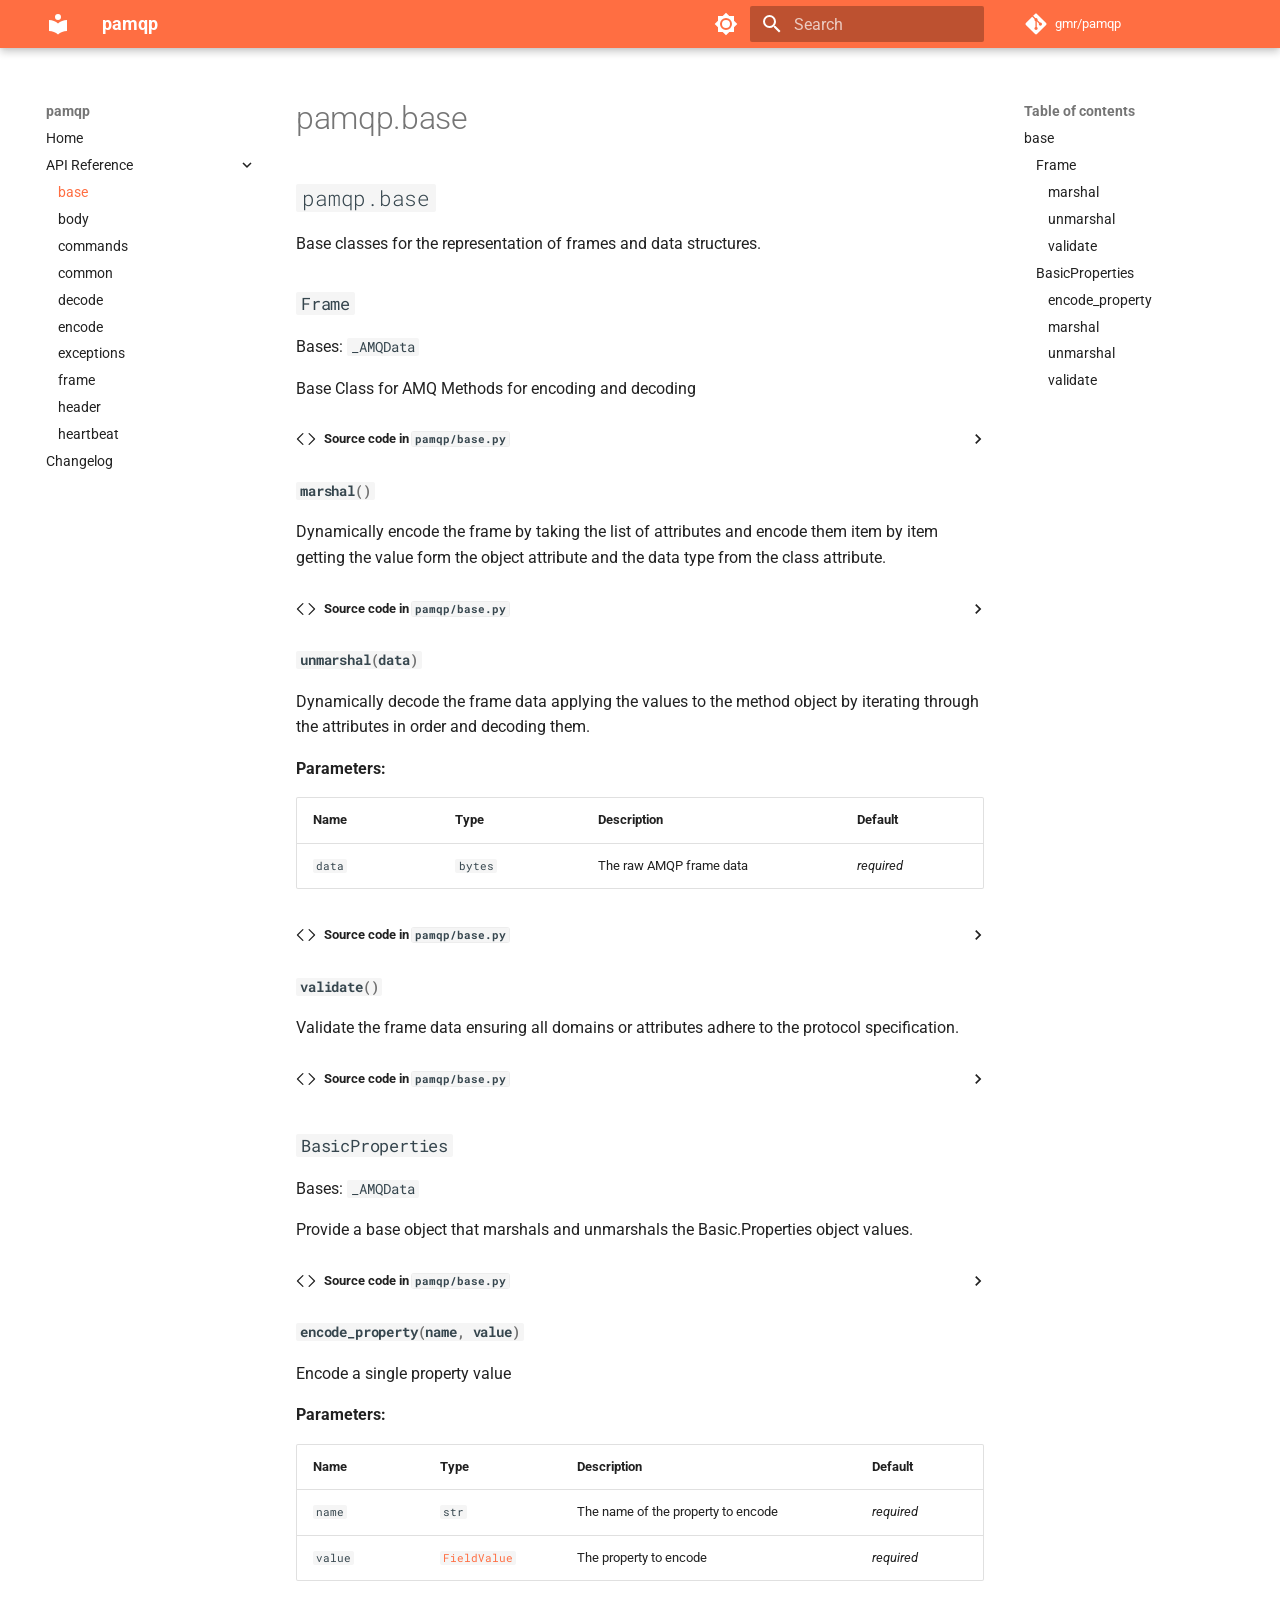
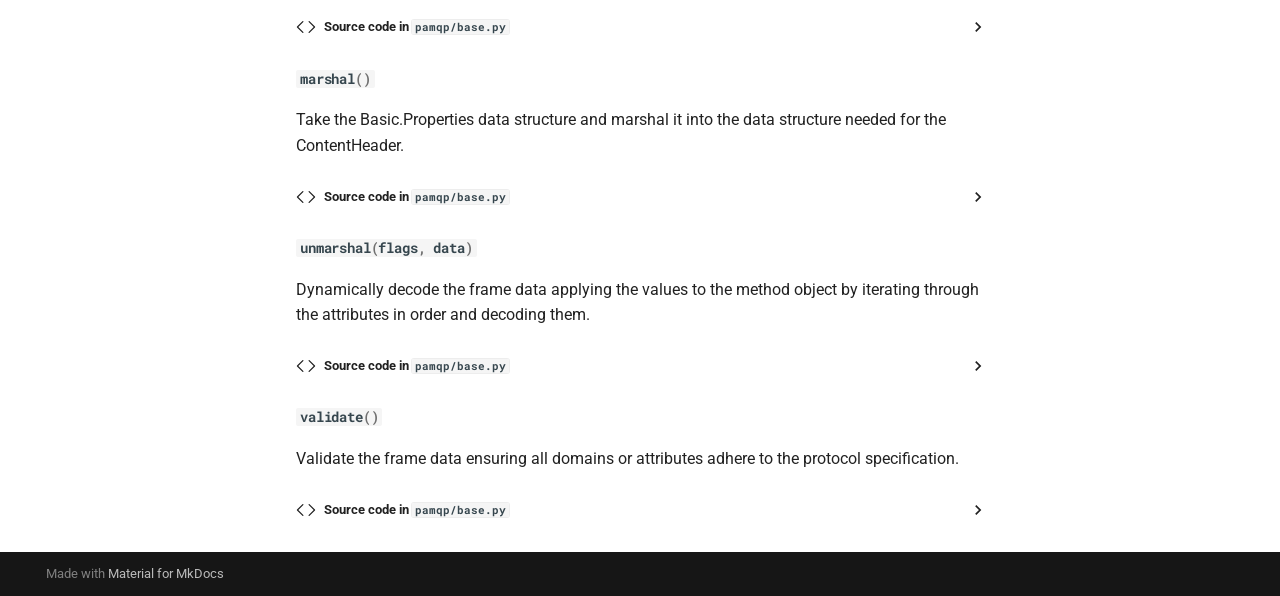
<file: api/base/index.html>
<!doctype html>
<html lang="en" class="no-js">
  <head>
    
      <meta charset="utf-8">
      <meta name="viewport" content="width=device-width,initial-scale=1">
      
      
      
        <link rel="canonical" href="https://gmr.github.io/pamqp/api/base/">
      
      
        <link rel="prev" href="../..">
      
      
        <link rel="next" href="../body/">
      
      
        
      
      
      <link rel="icon" href="../../assets/images/favicon.png">
      <meta name="generator" content="mkdocs-1.6.1, mkdocs-material-9.7.7">
    
    
      
        <title>base - pamqp</title>
      
    
    
      <link rel="stylesheet" href="../../assets/stylesheets/main.ec1eaa64.min.css">
      
        
        <link rel="stylesheet" href="../../assets/stylesheets/palette.ab4e12ef.min.css">
      
      


    
    
      
    
    
      
        
        
        <link rel="preconnect" href="https://fonts.gstatic.com" crossorigin>
        <link rel="stylesheet" href="https://fonts.googleapis.com/css?family=Roboto:300,300i,400,400i,700,700i%7CRoboto+Mono:400,400i,700,700i&display=fallback">
        <style>:root{--md-text-font:"Roboto";--md-code-font:"Roboto Mono"}</style>
      
    
    
      <link rel="stylesheet" href="../../assets/_mkdocstrings.css">
    
    <script>__md_scope=new URL("../..",location),__md_hash=e=>[...e].reduce(((e,_)=>(e<<5)-e+_.charCodeAt(0)),0),__md_get=(e,_=localStorage,t=__md_scope)=>JSON.parse(_.getItem(t.pathname+"."+e)),__md_set=(e,_,t=localStorage,a=__md_scope)=>{try{t.setItem(a.pathname+"."+e,JSON.stringify(_))}catch(e){}}</script>
    
      

    
    
  </head>
  
  
    
    
      
    
    
    
    
    <body dir="ltr" data-md-color-scheme="default" data-md-color-primary="deep-orange" data-md-color-accent="indigo">
  
    
    <input class="md-toggle" data-md-toggle="drawer" type="checkbox" id="__drawer" autocomplete="off">
    <input class="md-toggle" data-md-toggle="search" type="checkbox" id="__search" autocomplete="off">
    <label class="md-overlay" for="__drawer"></label>
    <div data-md-component="skip">
      
        
        <a href="#pamqpbase" class="md-skip">
          Skip to content
        </a>
      
    </div>
    <div data-md-component="announce">
      
    </div>
    
    
      

  

<header class="md-header md-header--shadow" data-md-component="header">
  <nav class="md-header__inner md-grid" aria-label="Header">
    <a href="../.." title="pamqp" class="md-header__button md-logo" aria-label="pamqp" data-md-component="logo">
      
  
  <svg xmlns="http://www.w3.org/2000/svg" viewBox="0 0 24 24"><path d="M12 8a3 3 0 0 0 3-3 3 3 0 0 0-3-3 3 3 0 0 0-3 3 3 3 0 0 0 3 3m0 3.54C9.64 9.35 6.5 8 3 8v11c3.5 0 6.64 1.35 9 3.54 2.36-2.19 5.5-3.54 9-3.54V8c-3.5 0-6.64 1.35-9 3.54"/></svg>

    </a>
    <label class="md-header__button md-icon" for="__drawer">
      
      <svg xmlns="http://www.w3.org/2000/svg" viewBox="0 0 24 24"><path d="M3 6h18v2H3zm0 5h18v2H3zm0 5h18v2H3z"/></svg>
    </label>
    <div class="md-header__title" data-md-component="header-title">
      <div class="md-header__ellipsis">
        <div class="md-header__topic">
          <span class="md-ellipsis">
            pamqp
          </span>
        </div>
        <div class="md-header__topic" data-md-component="header-topic">
          <span class="md-ellipsis">
            
              base
            
          </span>
        </div>
      </div>
    </div>
    
      
        <form class="md-header__option" data-md-component="palette">
  
    
    
    
    <input class="md-option" data-md-color-media="" data-md-color-scheme="default" data-md-color-primary="deep-orange" data-md-color-accent="indigo"  aria-label="Switch to dark mode"  type="radio" name="__palette" id="__palette_0">
    
      <label class="md-header__button md-icon" title="Switch to dark mode" for="__palette_1" hidden>
        <svg xmlns="http://www.w3.org/2000/svg" viewBox="0 0 24 24"><path d="M12 8a4 4 0 0 0-4 4 4 4 0 0 0 4 4 4 4 0 0 0 4-4 4 4 0 0 0-4-4m0 10a6 6 0 0 1-6-6 6 6 0 0 1 6-6 6 6 0 0 1 6 6 6 6 0 0 1-6 6m8-9.31V4h-4.69L12 .69 8.69 4H4v4.69L.69 12 4 15.31V20h4.69L12 23.31 15.31 20H20v-4.69L23.31 12z"/></svg>
      </label>
    
  
    
    
    
    <input class="md-option" data-md-color-media="" data-md-color-scheme="slate" data-md-color-primary="deep-orange" data-md-color-accent="indigo"  aria-label="Switch to light mode"  type="radio" name="__palette" id="__palette_1">
    
      <label class="md-header__button md-icon" title="Switch to light mode" for="__palette_0" hidden>
        <svg xmlns="http://www.w3.org/2000/svg" viewBox="0 0 24 24"><path d="M12 18c-.89 0-1.74-.2-2.5-.55C11.56 16.5 13 14.42 13 12s-1.44-4.5-3.5-5.45C10.26 6.2 11.11 6 12 6a6 6 0 0 1 6 6 6 6 0 0 1-6 6m8-9.31V4h-4.69L12 .69 8.69 4H4v4.69L.69 12 4 15.31V20h4.69L12 23.31 15.31 20H20v-4.69L23.31 12z"/></svg>
      </label>
    
  
</form>
      
    
    
      <script>var palette=__md_get("__palette");if(palette&&palette.color){if("(prefers-color-scheme)"===palette.color.media){var media=matchMedia("(prefers-color-scheme: light)"),input=document.querySelector(media.matches?"[data-md-color-media='(prefers-color-scheme: light)']":"[data-md-color-media='(prefers-color-scheme: dark)']");palette.color.media=input.getAttribute("data-md-color-media"),palette.color.scheme=input.getAttribute("data-md-color-scheme"),palette.color.primary=input.getAttribute("data-md-color-primary"),palette.color.accent=input.getAttribute("data-md-color-accent")}for(var[key,value]of Object.entries(palette.color))document.body.setAttribute("data-md-color-"+key,value)}</script>
    
    
    
      
      
        <label class="md-header__button md-icon" for="__search">
          
          <svg xmlns="http://www.w3.org/2000/svg" viewBox="0 0 24 24"><path d="M9.5 3A6.5 6.5 0 0 1 16 9.5c0 1.61-.59 3.09-1.56 4.23l.27.27h.79l5 5-1.5 1.5-5-5v-.79l-.27-.27A6.52 6.52 0 0 1 9.5 16 6.5 6.5 0 0 1 3 9.5 6.5 6.5 0 0 1 9.5 3m0 2C7 5 5 7 5 9.5S7 14 9.5 14 14 12 14 9.5 12 5 9.5 5"/></svg>
        </label>
        <div class="md-search" data-md-component="search" role="dialog">
  <label class="md-search__overlay" for="__search"></label>
  <div class="md-search__inner" role="search">
    <form class="md-search__form" name="search">
      <input type="text" class="md-search__input" name="query" aria-label="Search" placeholder="Search" autocapitalize="off" autocorrect="off" autocomplete="off" spellcheck="false" data-md-component="search-query" required>
      <label class="md-search__icon md-icon" for="__search">
        
        <svg xmlns="http://www.w3.org/2000/svg" viewBox="0 0 24 24"><path d="M9.5 3A6.5 6.5 0 0 1 16 9.5c0 1.61-.59 3.09-1.56 4.23l.27.27h.79l5 5-1.5 1.5-5-5v-.79l-.27-.27A6.52 6.52 0 0 1 9.5 16 6.5 6.5 0 0 1 3 9.5 6.5 6.5 0 0 1 9.5 3m0 2C7 5 5 7 5 9.5S7 14 9.5 14 14 12 14 9.5 12 5 9.5 5"/></svg>
        
        <svg xmlns="http://www.w3.org/2000/svg" viewBox="0 0 24 24"><path d="M20 11v2H8l5.5 5.5-1.42 1.42L4.16 12l7.92-7.92L13.5 5.5 8 11z"/></svg>
      </label>
      <nav class="md-search__options" aria-label="Search">
        
        <button type="reset" class="md-search__icon md-icon" title="Clear" aria-label="Clear" tabindex="-1">
          
          <svg xmlns="http://www.w3.org/2000/svg" viewBox="0 0 24 24"><path d="M19 6.41 17.59 5 12 10.59 6.41 5 5 6.41 10.59 12 5 17.59 6.41 19 12 13.41 17.59 19 19 17.59 13.41 12z"/></svg>
        </button>
      </nav>
      
    </form>
    <div class="md-search__output">
      <div class="md-search__scrollwrap" tabindex="0" data-md-scrollfix>
        <div class="md-search-result" data-md-component="search-result">
          <div class="md-search-result__meta">
            Initializing search
          </div>
          <ol class="md-search-result__list" role="presentation"></ol>
        </div>
      </div>
    </div>
  </div>
</div>
      
    
    
      <div class="md-header__source">
        <a href="https://github.com/gmr/pamqp" title="Go to repository" class="md-source" data-md-component="source">
  <div class="md-source__icon md-icon">
    
    <svg xmlns="http://www.w3.org/2000/svg" viewBox="0 0 448 512"><!--! Font Awesome Free 7.1.0 by @fontawesome - https://fontawesome.com License - https://fontawesome.com/license/free (Icons: CC BY 4.0, Fonts: SIL OFL 1.1, Code: MIT License) Copyright 2025 Fonticons, Inc.--><path d="M439.6 236.1 244 40.5c-5.4-5.5-12.8-8.5-20.4-8.5s-15 3-20.4 8.4L162.5 81l51.5 51.5c27.1-9.1 52.7 16.8 43.4 43.7l49.7 49.7c34.2-11.8 61.2 31 35.5 56.7-26.5 26.5-70.2-2.9-56-37.3L240.3 199v121.9c25.3 12.5 22.3 41.8 9.1 55-6.4 6.4-15.2 10.1-24.3 10.1s-17.8-3.6-24.3-10.1c-17.6-17.6-11.1-46.9 11.2-56v-123c-20.8-8.5-24.6-30.7-18.6-45L142.6 101 8.5 235.1C3 240.6 0 247.9 0 255.5s3 15 8.5 20.4l195.6 195.7c5.4 5.4 12.7 8.4 20.4 8.4s15-3 20.4-8.4l194.7-194.7c5.4-5.4 8.4-12.8 8.4-20.4s-3-15-8.4-20.4"/></svg>
  </div>
  <div class="md-source__repository">
    gmr/pamqp
  </div>
</a>
      </div>
    
  </nav>
  
</header>
    
    <div class="md-container" data-md-component="container">
      
      
        
          
        
      
      <main class="md-main" data-md-component="main">
        <div class="md-main__inner md-grid">
          
            
              
              <div class="md-sidebar md-sidebar--primary" data-md-component="sidebar" data-md-type="navigation" >
                <div class="md-sidebar__scrollwrap">
                  <div class="md-sidebar__inner">
                    



<nav class="md-nav md-nav--primary" aria-label="Navigation" data-md-level="0">
  <label class="md-nav__title" for="__drawer">
    <a href="../.." title="pamqp" class="md-nav__button md-logo" aria-label="pamqp" data-md-component="logo">
      
  
  <svg xmlns="http://www.w3.org/2000/svg" viewBox="0 0 24 24"><path d="M12 8a3 3 0 0 0 3-3 3 3 0 0 0-3-3 3 3 0 0 0-3 3 3 3 0 0 0 3 3m0 3.54C9.64 9.35 6.5 8 3 8v11c3.5 0 6.64 1.35 9 3.54 2.36-2.19 5.5-3.54 9-3.54V8c-3.5 0-6.64 1.35-9 3.54"/></svg>

    </a>
    pamqp
  </label>
  
    <div class="md-nav__source">
      <a href="https://github.com/gmr/pamqp" title="Go to repository" class="md-source" data-md-component="source">
  <div class="md-source__icon md-icon">
    
    <svg xmlns="http://www.w3.org/2000/svg" viewBox="0 0 448 512"><!--! Font Awesome Free 7.1.0 by @fontawesome - https://fontawesome.com License - https://fontawesome.com/license/free (Icons: CC BY 4.0, Fonts: SIL OFL 1.1, Code: MIT License) Copyright 2025 Fonticons, Inc.--><path d="M439.6 236.1 244 40.5c-5.4-5.5-12.8-8.5-20.4-8.5s-15 3-20.4 8.4L162.5 81l51.5 51.5c27.1-9.1 52.7 16.8 43.4 43.7l49.7 49.7c34.2-11.8 61.2 31 35.5 56.7-26.5 26.5-70.2-2.9-56-37.3L240.3 199v121.9c25.3 12.5 22.3 41.8 9.1 55-6.4 6.4-15.2 10.1-24.3 10.1s-17.8-3.6-24.3-10.1c-17.6-17.6-11.1-46.9 11.2-56v-123c-20.8-8.5-24.6-30.7-18.6-45L142.6 101 8.5 235.1C3 240.6 0 247.9 0 255.5s3 15 8.5 20.4l195.6 195.7c5.4 5.4 12.7 8.4 20.4 8.4s15-3 20.4-8.4l194.7-194.7c5.4-5.4 8.4-12.8 8.4-20.4s-3-15-8.4-20.4"/></svg>
  </div>
  <div class="md-source__repository">
    gmr/pamqp
  </div>
</a>
    </div>
  
  <ul class="md-nav__list" data-md-scrollfix>
    
      
      
  
  
  
  
    <li class="md-nav__item">
      <a href="../.." class="md-nav__link">
        
  
  
  <span class="md-ellipsis">
    
  
    Home
  

    
  </span>
  
  

      </a>
    </li>
  

    
      
      
  
  
    
  
  
  
    
    
    
    
    
    <li class="md-nav__item md-nav__item--active md-nav__item--nested">
      
        
        
        <input class="md-nav__toggle md-toggle " type="checkbox" id="__nav_2" checked>
        
          
          <label class="md-nav__link" for="__nav_2" id="__nav_2_label" tabindex="0">
            
  
  
  <span class="md-ellipsis">
    
  
    API Reference
  

    
  </span>
  
  

            <span class="md-nav__icon md-icon"></span>
          </label>
        
        <nav class="md-nav" data-md-level="1" aria-labelledby="__nav_2_label" aria-expanded="true">
          <label class="md-nav__title" for="__nav_2">
            <span class="md-nav__icon md-icon"></span>
            
  
    API Reference
  

          </label>
          <ul class="md-nav__list" data-md-scrollfix>
            
              
                
  
  
    
  
  
  
    <li class="md-nav__item md-nav__item--active">
      
      <input class="md-nav__toggle md-toggle" type="checkbox" id="__toc">
      
      
        
      
      
        <label class="md-nav__link md-nav__link--active" for="__toc">
          
  
  
  <span class="md-ellipsis">
    
  
    base
  

    
  </span>
  
  

          <span class="md-nav__icon md-icon"></span>
        </label>
      
      <a href="./" class="md-nav__link md-nav__link--active">
        
  
  
  <span class="md-ellipsis">
    
  
    base
  

    
  </span>
  
  

      </a>
      
        

<nav class="md-nav md-nav--secondary" aria-label="Table of contents">
  
  
  
    
  
  
    <label class="md-nav__title" for="__toc">
      <span class="md-nav__icon md-icon"></span>
      Table of contents
    </label>
    <ul class="md-nav__list" data-md-component="toc" data-md-scrollfix>
      
        <li class="md-nav__item">
  <a href="#pamqp.base" class="md-nav__link">
    <span class="md-ellipsis">
      
        base
      
    </span>
  </a>
  
    <nav class="md-nav" aria-label="base">
      <ul class="md-nav__list">
        
          <li class="md-nav__item">
  <a href="#pamqp.base.Frame" class="md-nav__link">
    <span class="md-ellipsis">
      
        Frame
      
    </span>
  </a>
  
    <nav class="md-nav" aria-label="Frame">
      <ul class="md-nav__list">
        
          <li class="md-nav__item">
  <a href="#pamqp.base.Frame.marshal" class="md-nav__link">
    <span class="md-ellipsis">
      
        marshal
      
    </span>
  </a>
  
</li>
        
          <li class="md-nav__item">
  <a href="#pamqp.base.Frame.unmarshal" class="md-nav__link">
    <span class="md-ellipsis">
      
        unmarshal
      
    </span>
  </a>
  
</li>
        
          <li class="md-nav__item">
  <a href="#pamqp.base.Frame.validate" class="md-nav__link">
    <span class="md-ellipsis">
      
        validate
      
    </span>
  </a>
  
</li>
        
      </ul>
    </nav>
  
</li>
        
          <li class="md-nav__item">
  <a href="#pamqp.base.BasicProperties" class="md-nav__link">
    <span class="md-ellipsis">
      
        BasicProperties
      
    </span>
  </a>
  
    <nav class="md-nav" aria-label="BasicProperties">
      <ul class="md-nav__list">
        
          <li class="md-nav__item">
  <a href="#pamqp.base.BasicProperties.encode_property" class="md-nav__link">
    <span class="md-ellipsis">
      
        encode_property
      
    </span>
  </a>
  
</li>
        
          <li class="md-nav__item">
  <a href="#pamqp.base.BasicProperties.marshal" class="md-nav__link">
    <span class="md-ellipsis">
      
        marshal
      
    </span>
  </a>
  
</li>
        
          <li class="md-nav__item">
  <a href="#pamqp.base.BasicProperties.unmarshal" class="md-nav__link">
    <span class="md-ellipsis">
      
        unmarshal
      
    </span>
  </a>
  
</li>
        
          <li class="md-nav__item">
  <a href="#pamqp.base.BasicProperties.validate" class="md-nav__link">
    <span class="md-ellipsis">
      
        validate
      
    </span>
  </a>
  
</li>
        
      </ul>
    </nav>
  
</li>
        
      </ul>
    </nav>
  
</li>
      
    </ul>
  
</nav>
      
    </li>
  

              
            
              
                
  
  
  
  
    <li class="md-nav__item">
      <a href="../body/" class="md-nav__link">
        
  
  
  <span class="md-ellipsis">
    
  
    body
  

    
  </span>
  
  

      </a>
    </li>
  

              
            
              
                
  
  
  
  
    <li class="md-nav__item">
      <a href="../commands/" class="md-nav__link">
        
  
  
  <span class="md-ellipsis">
    
  
    commands
  

    
  </span>
  
  

      </a>
    </li>
  

              
            
              
                
  
  
  
  
    <li class="md-nav__item">
      <a href="../common/" class="md-nav__link">
        
  
  
  <span class="md-ellipsis">
    
  
    common
  

    
  </span>
  
  

      </a>
    </li>
  

              
            
              
                
  
  
  
  
    <li class="md-nav__item">
      <a href="../decode/" class="md-nav__link">
        
  
  
  <span class="md-ellipsis">
    
  
    decode
  

    
  </span>
  
  

      </a>
    </li>
  

              
            
              
                
  
  
  
  
    <li class="md-nav__item">
      <a href="../encode/" class="md-nav__link">
        
  
  
  <span class="md-ellipsis">
    
  
    encode
  

    
  </span>
  
  

      </a>
    </li>
  

              
            
              
                
  
  
  
  
    <li class="md-nav__item">
      <a href="../exceptions/" class="md-nav__link">
        
  
  
  <span class="md-ellipsis">
    
  
    exceptions
  

    
  </span>
  
  

      </a>
    </li>
  

              
            
              
                
  
  
  
  
    <li class="md-nav__item">
      <a href="../frame/" class="md-nav__link">
        
  
  
  <span class="md-ellipsis">
    
  
    frame
  

    
  </span>
  
  

      </a>
    </li>
  

              
            
              
                
  
  
  
  
    <li class="md-nav__item">
      <a href="../header/" class="md-nav__link">
        
  
  
  <span class="md-ellipsis">
    
  
    header
  

    
  </span>
  
  

      </a>
    </li>
  

              
            
              
                
  
  
  
  
    <li class="md-nav__item">
      <a href="../heartbeat/" class="md-nav__link">
        
  
  
  <span class="md-ellipsis">
    
  
    heartbeat
  

    
  </span>
  
  

      </a>
    </li>
  

              
            
          </ul>
        </nav>
      
    </li>
  

    
      
      
  
  
  
  
    <li class="md-nav__item">
      <a href="../../changelog/" class="md-nav__link">
        
  
  
  <span class="md-ellipsis">
    
  
    Changelog
  

    
  </span>
  
  

      </a>
    </li>
  

    
  </ul>
</nav>
                  </div>
                </div>
              </div>
            
            
              
              <div class="md-sidebar md-sidebar--secondary" data-md-component="sidebar" data-md-type="toc" >
                <div class="md-sidebar__scrollwrap">
                  <div class="md-sidebar__inner">
                    

<nav class="md-nav md-nav--secondary" aria-label="Table of contents">
  
  
  
    
  
  
    <label class="md-nav__title" for="__toc">
      <span class="md-nav__icon md-icon"></span>
      Table of contents
    </label>
    <ul class="md-nav__list" data-md-component="toc" data-md-scrollfix>
      
        <li class="md-nav__item">
  <a href="#pamqp.base" class="md-nav__link">
    <span class="md-ellipsis">
      
        base
      
    </span>
  </a>
  
    <nav class="md-nav" aria-label="base">
      <ul class="md-nav__list">
        
          <li class="md-nav__item">
  <a href="#pamqp.base.Frame" class="md-nav__link">
    <span class="md-ellipsis">
      
        Frame
      
    </span>
  </a>
  
    <nav class="md-nav" aria-label="Frame">
      <ul class="md-nav__list">
        
          <li class="md-nav__item">
  <a href="#pamqp.base.Frame.marshal" class="md-nav__link">
    <span class="md-ellipsis">
      
        marshal
      
    </span>
  </a>
  
</li>
        
          <li class="md-nav__item">
  <a href="#pamqp.base.Frame.unmarshal" class="md-nav__link">
    <span class="md-ellipsis">
      
        unmarshal
      
    </span>
  </a>
  
</li>
        
          <li class="md-nav__item">
  <a href="#pamqp.base.Frame.validate" class="md-nav__link">
    <span class="md-ellipsis">
      
        validate
      
    </span>
  </a>
  
</li>
        
      </ul>
    </nav>
  
</li>
        
          <li class="md-nav__item">
  <a href="#pamqp.base.BasicProperties" class="md-nav__link">
    <span class="md-ellipsis">
      
        BasicProperties
      
    </span>
  </a>
  
    <nav class="md-nav" aria-label="BasicProperties">
      <ul class="md-nav__list">
        
          <li class="md-nav__item">
  <a href="#pamqp.base.BasicProperties.encode_property" class="md-nav__link">
    <span class="md-ellipsis">
      
        encode_property
      
    </span>
  </a>
  
</li>
        
          <li class="md-nav__item">
  <a href="#pamqp.base.BasicProperties.marshal" class="md-nav__link">
    <span class="md-ellipsis">
      
        marshal
      
    </span>
  </a>
  
</li>
        
          <li class="md-nav__item">
  <a href="#pamqp.base.BasicProperties.unmarshal" class="md-nav__link">
    <span class="md-ellipsis">
      
        unmarshal
      
    </span>
  </a>
  
</li>
        
          <li class="md-nav__item">
  <a href="#pamqp.base.BasicProperties.validate" class="md-nav__link">
    <span class="md-ellipsis">
      
        validate
      
    </span>
  </a>
  
</li>
        
      </ul>
    </nav>
  
</li>
        
      </ul>
    </nav>
  
</li>
      
    </ul>
  
</nav>
                  </div>
                </div>
              </div>
            
          
          
            <div class="md-content" data-md-component="content">
              
              <article class="md-content__inner md-typeset">
                
                  


  
  


<h1 id="pamqpbase">pamqp.base</h1>


<div class="doc doc-object doc-module">



<h2 id="pamqp.base" class="doc doc-heading">
            <code>pamqp.base</code>


</h2>

    <div class="doc doc-contents first">

        <p>Base classes for the representation of frames and data structures.</p>










<div class="doc doc-children">









<div class="doc doc-object doc-class">



<h3 id="pamqp.base.Frame" class="doc doc-heading">
            <code>Frame</code>


</h3>


    <div class="doc doc-contents ">
            <p class="doc doc-class-bases">
              Bases: <code><span title="pamqp.base._AMQData">_AMQData</span></code></p>



        <p>Base Class for AMQ Methods for encoding and decoding</p>








              <details class="mkdocstrings-source">
                <summary>Source code in <code>pamqp/base.py</code></summary>
                <div class="highlight"><table class="highlighttable"><tr><td class="linenos"><div class="linenodiv"><pre><span></span><span class="normal"> 70</span>
<span class="normal"> 71</span>
<span class="normal"> 72</span>
<span class="normal"> 73</span>
<span class="normal"> 74</span>
<span class="normal"> 75</span>
<span class="normal"> 76</span>
<span class="normal"> 77</span>
<span class="normal"> 78</span>
<span class="normal"> 79</span>
<span class="normal"> 80</span>
<span class="normal"> 81</span>
<span class="normal"> 82</span>
<span class="normal"> 83</span>
<span class="normal"> 84</span>
<span class="normal"> 85</span>
<span class="normal"> 86</span>
<span class="normal"> 87</span>
<span class="normal"> 88</span>
<span class="normal"> 89</span>
<span class="normal"> 90</span>
<span class="normal"> 91</span>
<span class="normal"> 92</span>
<span class="normal"> 93</span>
<span class="normal"> 94</span>
<span class="normal"> 95</span>
<span class="normal"> 96</span>
<span class="normal"> 97</span>
<span class="normal"> 98</span>
<span class="normal"> 99</span>
<span class="normal">100</span>
<span class="normal">101</span>
<span class="normal">102</span>
<span class="normal">103</span>
<span class="normal">104</span>
<span class="normal">105</span>
<span class="normal">106</span>
<span class="normal">107</span>
<span class="normal">108</span>
<span class="normal">109</span>
<span class="normal">110</span>
<span class="normal">111</span>
<span class="normal">112</span>
<span class="normal">113</span>
<span class="normal">114</span>
<span class="normal">115</span>
<span class="normal">116</span>
<span class="normal">117</span>
<span class="normal">118</span>
<span class="normal">119</span>
<span class="normal">120</span>
<span class="normal">121</span>
<span class="normal">122</span>
<span class="normal">123</span>
<span class="normal">124</span>
<span class="normal">125</span>
<span class="normal">126</span>
<span class="normal">127</span>
<span class="normal">128</span>
<span class="normal">129</span>
<span class="normal">130</span>
<span class="normal">131</span>
<span class="normal">132</span>
<span class="normal">133</span>
<span class="normal">134</span>
<span class="normal">135</span>
<span class="normal">136</span></pre></div></td><td class="code"><div><pre><span></span><code><span class="k">class</span><span class="w"> </span><span class="nc">Frame</span><span class="p">(</span><span class="n">_AMQData</span><span class="p">):</span>
<span class="w">    </span><span class="sd">&quot;&quot;&quot;Base Class for AMQ Methods for encoding and decoding&quot;&quot;&quot;</span>

    <span class="n">frame_id</span><span class="p">:</span> <span class="n">typing</span><span class="o">.</span><span class="n">ClassVar</span><span class="p">[</span><span class="nb">int</span><span class="p">]</span> <span class="o">=</span> <span class="mi">0</span>
    <span class="n">index</span><span class="p">:</span> <span class="n">typing</span><span class="o">.</span><span class="n">ClassVar</span><span class="p">[</span><span class="nb">int</span><span class="p">]</span> <span class="o">=</span> <span class="mi">0</span>
    <span class="n">synchronous</span><span class="p">:</span> <span class="n">typing</span><span class="o">.</span><span class="n">ClassVar</span><span class="p">[</span><span class="nb">bool</span><span class="p">]</span> <span class="o">=</span> <span class="kc">False</span>
    <span class="n">valid_responses</span><span class="p">:</span> <span class="n">typing</span><span class="o">.</span><span class="n">ClassVar</span><span class="p">[</span><span class="nb">list</span><span class="p">[</span><span class="nb">str</span><span class="p">]]</span> <span class="o">=</span> <span class="p">[]</span>

    <span class="k">def</span><span class="w"> </span><span class="nf">marshal</span><span class="p">(</span><span class="bp">self</span><span class="p">)</span> <span class="o">-&gt;</span> <span class="nb">bytes</span><span class="p">:</span>
<span class="w">        </span><span class="sd">&quot;&quot;&quot;Dynamically encode the frame by taking the list of attributes and</span>
<span class="sd">        encode them item by item getting the value form the object attribute</span>
<span class="sd">        and the data type from the class attribute.</span>

<span class="sd">        &quot;&quot;&quot;</span>
        <span class="bp">self</span><span class="o">.</span><span class="n">validate</span><span class="p">()</span>
        <span class="n">byte</span><span class="p">,</span> <span class="n">offset</span><span class="p">,</span> <span class="n">output</span><span class="p">,</span> <span class="n">processing_bitset</span> <span class="o">=</span> <span class="o">-</span><span class="mi">1</span><span class="p">,</span> <span class="mi">0</span><span class="p">,</span> <span class="p">[],</span> <span class="kc">False</span>
        <span class="k">for</span> <span class="n">argument</span> <span class="ow">in</span> <span class="bp">self</span><span class="o">.</span><span class="vm">__slots__</span><span class="p">:</span>
            <span class="n">data_type</span> <span class="o">=</span> <span class="bp">self</span><span class="o">.</span><span class="n">amqp_type</span><span class="p">(</span><span class="n">argument</span><span class="p">)</span>
            <span class="k">if</span> <span class="ow">not</span> <span class="n">processing_bitset</span> <span class="ow">and</span> <span class="n">data_type</span> <span class="o">==</span> <span class="s1">&#39;bit&#39;</span><span class="p">:</span>
                <span class="n">byte</span><span class="p">,</span> <span class="n">offset</span><span class="p">,</span> <span class="n">processing_bitset</span> <span class="o">=</span> <span class="mi">0</span><span class="p">,</span> <span class="mi">0</span><span class="p">,</span> <span class="kc">True</span>
            <span class="n">data_value</span> <span class="o">=</span> <span class="nb">getattr</span><span class="p">(</span><span class="bp">self</span><span class="p">,</span> <span class="n">argument</span><span class="p">,</span> <span class="mi">0</span><span class="p">)</span>
            <span class="k">if</span> <span class="n">processing_bitset</span><span class="p">:</span>
                <span class="k">if</span> <span class="n">data_type</span> <span class="o">!=</span> <span class="s1">&#39;bit&#39;</span><span class="p">:</span>
                    <span class="n">processing_bitset</span> <span class="o">=</span> <span class="kc">False</span>
                    <span class="n">output</span><span class="o">.</span><span class="n">append</span><span class="p">(</span><span class="n">encode</span><span class="o">.</span><span class="n">octet</span><span class="p">(</span><span class="n">byte</span><span class="p">))</span>
                <span class="k">else</span><span class="p">:</span>
                    <span class="n">byte</span> <span class="o">=</span> <span class="n">encode</span><span class="o">.</span><span class="n">bit</span><span class="p">(</span><span class="n">data_value</span><span class="p">,</span> <span class="n">byte</span><span class="p">,</span> <span class="n">offset</span><span class="p">)</span>
                    <span class="n">offset</span> <span class="o">+=</span> <span class="mi">1</span>
                    <span class="k">if</span> <span class="n">offset</span> <span class="o">==</span> <span class="mi">8</span><span class="p">:</span>
                        <span class="n">output</span><span class="o">.</span><span class="n">append</span><span class="p">(</span><span class="n">encode</span><span class="o">.</span><span class="n">octet</span><span class="p">(</span><span class="n">byte</span><span class="p">))</span>
                        <span class="n">processing_bitset</span> <span class="o">=</span> <span class="kc">False</span>
                    <span class="k">continue</span>
            <span class="n">output</span><span class="o">.</span><span class="n">append</span><span class="p">(</span><span class="n">encode</span><span class="o">.</span><span class="n">by_type</span><span class="p">(</span><span class="n">data_value</span><span class="p">,</span> <span class="n">data_type</span><span class="p">))</span>
        <span class="k">if</span> <span class="n">processing_bitset</span><span class="p">:</span>
            <span class="n">output</span><span class="o">.</span><span class="n">append</span><span class="p">(</span><span class="n">encode</span><span class="o">.</span><span class="n">octet</span><span class="p">(</span><span class="n">byte</span><span class="p">))</span>
        <span class="k">return</span> <span class="sa">b</span><span class="s1">&#39;&#39;</span><span class="o">.</span><span class="n">join</span><span class="p">(</span><span class="n">output</span><span class="p">)</span>

    <span class="k">def</span><span class="w"> </span><span class="nf">unmarshal</span><span class="p">(</span><span class="bp">self</span><span class="p">,</span> <span class="n">data</span><span class="p">:</span> <span class="nb">bytes</span><span class="p">)</span> <span class="o">-&gt;</span> <span class="kc">None</span><span class="p">:</span>
<span class="w">        </span><span class="sd">&quot;&quot;&quot;Dynamically decode the frame data applying the values to the method</span>
<span class="sd">        object by iterating through the attributes in order and decoding them.</span>

<span class="sd">        :param data: The raw AMQP frame data</span>

<span class="sd">        &quot;&quot;&quot;</span>
        <span class="n">offset</span><span class="p">,</span> <span class="n">processing_bitset</span> <span class="o">=</span> <span class="mi">0</span><span class="p">,</span> <span class="kc">False</span>
        <span class="k">for</span> <span class="n">argument</span> <span class="ow">in</span> <span class="bp">self</span><span class="o">.</span><span class="vm">__slots__</span><span class="p">:</span>
            <span class="n">data_type</span> <span class="o">=</span> <span class="bp">self</span><span class="o">.</span><span class="n">amqp_type</span><span class="p">(</span><span class="n">argument</span><span class="p">)</span>
            <span class="k">if</span> <span class="n">processing_bitset</span> <span class="ow">and</span> <span class="p">(</span><span class="n">data_type</span> <span class="o">!=</span> <span class="s1">&#39;bit&#39;</span> <span class="ow">or</span> <span class="n">offset</span> <span class="o">==</span> <span class="mi">8</span><span class="p">):</span>
                <span class="n">data</span> <span class="o">=</span> <span class="n">data</span><span class="p">[</span><span class="mi">1</span><span class="p">:]</span>
                <span class="n">offset</span> <span class="o">=</span> <span class="mi">0</span>
                <span class="n">processing_bitset</span> <span class="o">=</span> <span class="kc">False</span>
            <span class="n">consumed</span><span class="p">,</span> <span class="n">value</span> <span class="o">=</span> <span class="n">decode</span><span class="o">.</span><span class="n">by_type</span><span class="p">(</span><span class="n">data</span><span class="p">,</span> <span class="n">data_type</span><span class="p">,</span> <span class="n">offset</span><span class="p">)</span>
            <span class="k">if</span> <span class="n">data_type</span> <span class="o">==</span> <span class="s1">&#39;bit&#39;</span><span class="p">:</span>
                <span class="n">offset</span> <span class="o">+=</span> <span class="mi">1</span>
                <span class="n">processing_bitset</span> <span class="o">=</span> <span class="kc">True</span>
                <span class="n">consumed</span> <span class="o">=</span> <span class="mi">0</span>
            <span class="nb">setattr</span><span class="p">(</span><span class="bp">self</span><span class="p">,</span> <span class="n">argument</span><span class="p">,</span> <span class="n">value</span><span class="p">)</span>
            <span class="k">if</span> <span class="n">consumed</span><span class="p">:</span>
                <span class="n">data</span> <span class="o">=</span> <span class="n">data</span><span class="p">[</span><span class="n">consumed</span><span class="p">:]</span>

    <span class="k">def</span><span class="w"> </span><span class="nf">validate</span><span class="p">(</span><span class="bp">self</span><span class="p">)</span> <span class="o">-&gt;</span> <span class="kc">None</span><span class="p">:</span>
<span class="w">        </span><span class="sd">&quot;&quot;&quot;Validate the frame data ensuring all domains or attributes adhere</span>
<span class="sd">        to the protocol specification.</span>

<span class="sd">        :raises: ValueError</span>

<span class="sd">        &quot;&quot;&quot;</span>
</code></pre></div></td></tr></table></div>
              </details>



<div class="doc doc-children">










<div class="doc doc-object doc-function">


<h4 id="pamqp.base.Frame.marshal" class="doc doc-heading">
            <code class="highlight language-python"><span class="n">marshal</span><span class="p">()</span></code>

</h4>


    <div class="doc doc-contents ">

        <p>Dynamically encode the frame by taking the list of attributes and
encode them item by item getting the value form the object attribute
and the data type from the class attribute.</p>


            <details class="mkdocstrings-source">
              <summary>Source code in <code>pamqp/base.py</code></summary>
              <div class="highlight"><table class="highlighttable"><tr><td class="linenos"><div class="linenodiv"><pre><span></span><span class="normal"> 78</span>
<span class="normal"> 79</span>
<span class="normal"> 80</span>
<span class="normal"> 81</span>
<span class="normal"> 82</span>
<span class="normal"> 83</span>
<span class="normal"> 84</span>
<span class="normal"> 85</span>
<span class="normal"> 86</span>
<span class="normal"> 87</span>
<span class="normal"> 88</span>
<span class="normal"> 89</span>
<span class="normal"> 90</span>
<span class="normal"> 91</span>
<span class="normal"> 92</span>
<span class="normal"> 93</span>
<span class="normal"> 94</span>
<span class="normal"> 95</span>
<span class="normal"> 96</span>
<span class="normal"> 97</span>
<span class="normal"> 98</span>
<span class="normal"> 99</span>
<span class="normal">100</span>
<span class="normal">101</span>
<span class="normal">102</span>
<span class="normal">103</span>
<span class="normal">104</span>
<span class="normal">105</span></pre></div></td><td class="code"><div><pre><span></span><code><span class="k">def</span><span class="w"> </span><span class="nf">marshal</span><span class="p">(</span><span class="bp">self</span><span class="p">)</span> <span class="o">-&gt;</span> <span class="nb">bytes</span><span class="p">:</span>
<span class="w">    </span><span class="sd">&quot;&quot;&quot;Dynamically encode the frame by taking the list of attributes and</span>
<span class="sd">    encode them item by item getting the value form the object attribute</span>
<span class="sd">    and the data type from the class attribute.</span>

<span class="sd">    &quot;&quot;&quot;</span>
    <span class="bp">self</span><span class="o">.</span><span class="n">validate</span><span class="p">()</span>
    <span class="n">byte</span><span class="p">,</span> <span class="n">offset</span><span class="p">,</span> <span class="n">output</span><span class="p">,</span> <span class="n">processing_bitset</span> <span class="o">=</span> <span class="o">-</span><span class="mi">1</span><span class="p">,</span> <span class="mi">0</span><span class="p">,</span> <span class="p">[],</span> <span class="kc">False</span>
    <span class="k">for</span> <span class="n">argument</span> <span class="ow">in</span> <span class="bp">self</span><span class="o">.</span><span class="vm">__slots__</span><span class="p">:</span>
        <span class="n">data_type</span> <span class="o">=</span> <span class="bp">self</span><span class="o">.</span><span class="n">amqp_type</span><span class="p">(</span><span class="n">argument</span><span class="p">)</span>
        <span class="k">if</span> <span class="ow">not</span> <span class="n">processing_bitset</span> <span class="ow">and</span> <span class="n">data_type</span> <span class="o">==</span> <span class="s1">&#39;bit&#39;</span><span class="p">:</span>
            <span class="n">byte</span><span class="p">,</span> <span class="n">offset</span><span class="p">,</span> <span class="n">processing_bitset</span> <span class="o">=</span> <span class="mi">0</span><span class="p">,</span> <span class="mi">0</span><span class="p">,</span> <span class="kc">True</span>
        <span class="n">data_value</span> <span class="o">=</span> <span class="nb">getattr</span><span class="p">(</span><span class="bp">self</span><span class="p">,</span> <span class="n">argument</span><span class="p">,</span> <span class="mi">0</span><span class="p">)</span>
        <span class="k">if</span> <span class="n">processing_bitset</span><span class="p">:</span>
            <span class="k">if</span> <span class="n">data_type</span> <span class="o">!=</span> <span class="s1">&#39;bit&#39;</span><span class="p">:</span>
                <span class="n">processing_bitset</span> <span class="o">=</span> <span class="kc">False</span>
                <span class="n">output</span><span class="o">.</span><span class="n">append</span><span class="p">(</span><span class="n">encode</span><span class="o">.</span><span class="n">octet</span><span class="p">(</span><span class="n">byte</span><span class="p">))</span>
            <span class="k">else</span><span class="p">:</span>
                <span class="n">byte</span> <span class="o">=</span> <span class="n">encode</span><span class="o">.</span><span class="n">bit</span><span class="p">(</span><span class="n">data_value</span><span class="p">,</span> <span class="n">byte</span><span class="p">,</span> <span class="n">offset</span><span class="p">)</span>
                <span class="n">offset</span> <span class="o">+=</span> <span class="mi">1</span>
                <span class="k">if</span> <span class="n">offset</span> <span class="o">==</span> <span class="mi">8</span><span class="p">:</span>
                    <span class="n">output</span><span class="o">.</span><span class="n">append</span><span class="p">(</span><span class="n">encode</span><span class="o">.</span><span class="n">octet</span><span class="p">(</span><span class="n">byte</span><span class="p">))</span>
                    <span class="n">processing_bitset</span> <span class="o">=</span> <span class="kc">False</span>
                <span class="k">continue</span>
        <span class="n">output</span><span class="o">.</span><span class="n">append</span><span class="p">(</span><span class="n">encode</span><span class="o">.</span><span class="n">by_type</span><span class="p">(</span><span class="n">data_value</span><span class="p">,</span> <span class="n">data_type</span><span class="p">))</span>
    <span class="k">if</span> <span class="n">processing_bitset</span><span class="p">:</span>
        <span class="n">output</span><span class="o">.</span><span class="n">append</span><span class="p">(</span><span class="n">encode</span><span class="o">.</span><span class="n">octet</span><span class="p">(</span><span class="n">byte</span><span class="p">))</span>
    <span class="k">return</span> <span class="sa">b</span><span class="s1">&#39;&#39;</span><span class="o">.</span><span class="n">join</span><span class="p">(</span><span class="n">output</span><span class="p">)</span>
</code></pre></div></td></tr></table></div>
            </details>
    </div>

</div>

<div class="doc doc-object doc-function">


<h4 id="pamqp.base.Frame.unmarshal" class="doc doc-heading">
            <code class="highlight language-python"><span class="n">unmarshal</span><span class="p">(</span><span class="n">data</span><span class="p">)</span></code>

</h4>


    <div class="doc doc-contents ">

        <p>Dynamically decode the frame data applying the values to the method
object by iterating through the attributes in order and decoding them.</p>


<p><span class="doc-section-title">Parameters:</span></p>
    <table>
      <thead>
        <tr>
          <th>Name</th>
          <th>Type</th>
          <th>Description</th>
          <th>Default</th>
        </tr>
      </thead>
      <tbody>
          <tr class="doc-section-item">
            <td>
                <code>data</code>
            </td>
            <td>
                  <code><span title="bytes">bytes</span></code>
            </td>
            <td>
              <div class="doc-md-description">
                <p>The raw AMQP frame data</p>
              </div>
            </td>
            <td>
                <em>required</em>
            </td>
          </tr>
      </tbody>
    </table>


            <details class="mkdocstrings-source">
              <summary>Source code in <code>pamqp/base.py</code></summary>
              <div class="highlight"><table class="highlighttable"><tr><td class="linenos"><div class="linenodiv"><pre><span></span><span class="normal">107</span>
<span class="normal">108</span>
<span class="normal">109</span>
<span class="normal">110</span>
<span class="normal">111</span>
<span class="normal">112</span>
<span class="normal">113</span>
<span class="normal">114</span>
<span class="normal">115</span>
<span class="normal">116</span>
<span class="normal">117</span>
<span class="normal">118</span>
<span class="normal">119</span>
<span class="normal">120</span>
<span class="normal">121</span>
<span class="normal">122</span>
<span class="normal">123</span>
<span class="normal">124</span>
<span class="normal">125</span>
<span class="normal">126</span>
<span class="normal">127</span>
<span class="normal">128</span></pre></div></td><td class="code"><div><pre><span></span><code><span class="k">def</span><span class="w"> </span><span class="nf">unmarshal</span><span class="p">(</span><span class="bp">self</span><span class="p">,</span> <span class="n">data</span><span class="p">:</span> <span class="nb">bytes</span><span class="p">)</span> <span class="o">-&gt;</span> <span class="kc">None</span><span class="p">:</span>
<span class="w">    </span><span class="sd">&quot;&quot;&quot;Dynamically decode the frame data applying the values to the method</span>
<span class="sd">    object by iterating through the attributes in order and decoding them.</span>

<span class="sd">    :param data: The raw AMQP frame data</span>

<span class="sd">    &quot;&quot;&quot;</span>
    <span class="n">offset</span><span class="p">,</span> <span class="n">processing_bitset</span> <span class="o">=</span> <span class="mi">0</span><span class="p">,</span> <span class="kc">False</span>
    <span class="k">for</span> <span class="n">argument</span> <span class="ow">in</span> <span class="bp">self</span><span class="o">.</span><span class="vm">__slots__</span><span class="p">:</span>
        <span class="n">data_type</span> <span class="o">=</span> <span class="bp">self</span><span class="o">.</span><span class="n">amqp_type</span><span class="p">(</span><span class="n">argument</span><span class="p">)</span>
        <span class="k">if</span> <span class="n">processing_bitset</span> <span class="ow">and</span> <span class="p">(</span><span class="n">data_type</span> <span class="o">!=</span> <span class="s1">&#39;bit&#39;</span> <span class="ow">or</span> <span class="n">offset</span> <span class="o">==</span> <span class="mi">8</span><span class="p">):</span>
            <span class="n">data</span> <span class="o">=</span> <span class="n">data</span><span class="p">[</span><span class="mi">1</span><span class="p">:]</span>
            <span class="n">offset</span> <span class="o">=</span> <span class="mi">0</span>
            <span class="n">processing_bitset</span> <span class="o">=</span> <span class="kc">False</span>
        <span class="n">consumed</span><span class="p">,</span> <span class="n">value</span> <span class="o">=</span> <span class="n">decode</span><span class="o">.</span><span class="n">by_type</span><span class="p">(</span><span class="n">data</span><span class="p">,</span> <span class="n">data_type</span><span class="p">,</span> <span class="n">offset</span><span class="p">)</span>
        <span class="k">if</span> <span class="n">data_type</span> <span class="o">==</span> <span class="s1">&#39;bit&#39;</span><span class="p">:</span>
            <span class="n">offset</span> <span class="o">+=</span> <span class="mi">1</span>
            <span class="n">processing_bitset</span> <span class="o">=</span> <span class="kc">True</span>
            <span class="n">consumed</span> <span class="o">=</span> <span class="mi">0</span>
        <span class="nb">setattr</span><span class="p">(</span><span class="bp">self</span><span class="p">,</span> <span class="n">argument</span><span class="p">,</span> <span class="n">value</span><span class="p">)</span>
        <span class="k">if</span> <span class="n">consumed</span><span class="p">:</span>
            <span class="n">data</span> <span class="o">=</span> <span class="n">data</span><span class="p">[</span><span class="n">consumed</span><span class="p">:]</span>
</code></pre></div></td></tr></table></div>
            </details>
    </div>

</div>

<div class="doc doc-object doc-function">


<h4 id="pamqp.base.Frame.validate" class="doc doc-heading">
            <code class="highlight language-python"><span class="n">validate</span><span class="p">()</span></code>

</h4>


    <div class="doc doc-contents ">

        <p>Validate the frame data ensuring all domains or attributes adhere
to the protocol specification.</p>


            <details class="mkdocstrings-source">
              <summary>Source code in <code>pamqp/base.py</code></summary>
              <div class="highlight"><table class="highlighttable"><tr><td class="linenos"><div class="linenodiv"><pre><span></span><span class="normal">130</span>
<span class="normal">131</span>
<span class="normal">132</span>
<span class="normal">133</span>
<span class="normal">134</span>
<span class="normal">135</span>
<span class="normal">136</span></pre></div></td><td class="code"><div><pre><span></span><code><span class="k">def</span><span class="w"> </span><span class="nf">validate</span><span class="p">(</span><span class="bp">self</span><span class="p">)</span> <span class="o">-&gt;</span> <span class="kc">None</span><span class="p">:</span>
<span class="w">    </span><span class="sd">&quot;&quot;&quot;Validate the frame data ensuring all domains or attributes adhere</span>
<span class="sd">    to the protocol specification.</span>

<span class="sd">    :raises: ValueError</span>

<span class="sd">    &quot;&quot;&quot;</span>
</code></pre></div></td></tr></table></div>
            </details>
    </div>

</div>



  </div>

    </div>

</div>

<div class="doc doc-object doc-class">



<h3 id="pamqp.base.BasicProperties" class="doc doc-heading">
            <code>BasicProperties</code>


</h3>


    <div class="doc doc-contents ">
            <p class="doc doc-class-bases">
              Bases: <code><span title="pamqp.base._AMQData">_AMQData</span></code></p>



        <p>Provide a base object that marshals and unmarshals the Basic.Properties
object values.</p>








              <details class="mkdocstrings-source">
                <summary>Source code in <code>pamqp/base.py</code></summary>
                <div class="highlight"><table class="highlighttable"><tr><td class="linenos"><div class="linenodiv"><pre><span></span><span class="normal">139</span>
<span class="normal">140</span>
<span class="normal">141</span>
<span class="normal">142</span>
<span class="normal">143</span>
<span class="normal">144</span>
<span class="normal">145</span>
<span class="normal">146</span>
<span class="normal">147</span>
<span class="normal">148</span>
<span class="normal">149</span>
<span class="normal">150</span>
<span class="normal">151</span>
<span class="normal">152</span>
<span class="normal">153</span>
<span class="normal">154</span>
<span class="normal">155</span>
<span class="normal">156</span>
<span class="normal">157</span>
<span class="normal">158</span>
<span class="normal">159</span>
<span class="normal">160</span>
<span class="normal">161</span>
<span class="normal">162</span>
<span class="normal">163</span>
<span class="normal">164</span>
<span class="normal">165</span>
<span class="normal">166</span>
<span class="normal">167</span>
<span class="normal">168</span>
<span class="normal">169</span>
<span class="normal">170</span>
<span class="normal">171</span>
<span class="normal">172</span>
<span class="normal">173</span>
<span class="normal">174</span>
<span class="normal">175</span>
<span class="normal">176</span>
<span class="normal">177</span>
<span class="normal">178</span>
<span class="normal">179</span>
<span class="normal">180</span>
<span class="normal">181</span>
<span class="normal">182</span>
<span class="normal">183</span>
<span class="normal">184</span>
<span class="normal">185</span>
<span class="normal">186</span>
<span class="normal">187</span>
<span class="normal">188</span>
<span class="normal">189</span>
<span class="normal">190</span>
<span class="normal">191</span>
<span class="normal">192</span>
<span class="normal">193</span>
<span class="normal">194</span>
<span class="normal">195</span>
<span class="normal">196</span>
<span class="normal">197</span>
<span class="normal">198</span>
<span class="normal">199</span>
<span class="normal">200</span>
<span class="normal">201</span>
<span class="normal">202</span>
<span class="normal">203</span>
<span class="normal">204</span>
<span class="normal">205</span>
<span class="normal">206</span>
<span class="normal">207</span>
<span class="normal">208</span>
<span class="normal">209</span>
<span class="normal">210</span>
<span class="normal">211</span>
<span class="normal">212</span>
<span class="normal">213</span>
<span class="normal">214</span>
<span class="normal">215</span>
<span class="normal">216</span></pre></div></td><td class="code"><div><pre><span></span><code><span class="k">class</span><span class="w"> </span><span class="nc">BasicProperties</span><span class="p">(</span><span class="n">_AMQData</span><span class="p">):</span>
<span class="w">    </span><span class="sd">&quot;&quot;&quot;Provide a base object that marshals and unmarshals the Basic.Properties</span>
<span class="sd">    object values.</span>

<span class="sd">    &quot;&quot;&quot;</span>

    <span class="n">flags</span><span class="p">:</span> <span class="n">typing</span><span class="o">.</span><span class="n">ClassVar</span><span class="p">[</span><span class="nb">dict</span><span class="p">[</span><span class="nb">str</span><span class="p">,</span> <span class="nb">int</span><span class="p">]]</span> <span class="o">=</span> <span class="p">{}</span>
    <span class="n">name</span><span class="p">:</span> <span class="n">typing</span><span class="o">.</span><span class="n">ClassVar</span><span class="p">[</span><span class="nb">str</span><span class="p">]</span> <span class="o">=</span> <span class="s1">&#39;BasicProperties&#39;</span>

    <span class="k">def</span><span class="w"> </span><span class="fm">__eq__</span><span class="p">(</span><span class="bp">self</span><span class="p">,</span> <span class="n">other</span><span class="p">:</span> <span class="nb">object</span><span class="p">)</span> <span class="o">-&gt;</span> <span class="nb">bool</span><span class="p">:</span>
        <span class="k">if</span> <span class="ow">not</span> <span class="nb">isinstance</span><span class="p">(</span><span class="n">other</span><span class="p">,</span> <span class="n">BasicProperties</span><span class="p">):</span>
            <span class="k">return</span> <span class="bp">NotImplemented</span>
        <span class="k">return</span> <span class="nb">all</span><span class="p">(</span>
            <span class="nb">getattr</span><span class="p">(</span><span class="bp">self</span><span class="p">,</span> <span class="n">k</span><span class="p">,</span> <span class="kc">None</span><span class="p">)</span> <span class="o">==</span> <span class="nb">getattr</span><span class="p">(</span><span class="n">other</span><span class="p">,</span> <span class="n">k</span><span class="p">,</span> <span class="kc">None</span><span class="p">)</span>
            <span class="k">for</span> <span class="n">k</span> <span class="ow">in</span> <span class="bp">self</span><span class="o">.</span><span class="vm">__slots__</span>
        <span class="p">)</span>

    <span class="k">def</span><span class="w"> </span><span class="nf">encode_property</span><span class="p">(</span><span class="bp">self</span><span class="p">,</span> <span class="n">name</span><span class="p">:</span> <span class="nb">str</span><span class="p">,</span> <span class="n">value</span><span class="p">:</span> <span class="n">common</span><span class="o">.</span><span class="n">FieldValue</span><span class="p">)</span> <span class="o">-&gt;</span> <span class="nb">bytes</span><span class="p">:</span>
<span class="w">        </span><span class="sd">&quot;&quot;&quot;Encode a single property value</span>

<span class="sd">        :param name: The name of the property to encode</span>
<span class="sd">        :param value: The property to encode</span>
<span class="sd">        :type value: :const:`pamqp.common.FieldValue`</span>
<span class="sd">        :raises: TypeError</span>

<span class="sd">        &quot;&quot;&quot;</span>
        <span class="k">return</span> <span class="n">encode</span><span class="o">.</span><span class="n">by_type</span><span class="p">(</span><span class="n">value</span><span class="p">,</span> <span class="bp">self</span><span class="o">.</span><span class="n">amqp_type</span><span class="p">(</span><span class="n">name</span><span class="p">))</span>

    <span class="k">def</span><span class="w"> </span><span class="nf">marshal</span><span class="p">(</span><span class="bp">self</span><span class="p">)</span> <span class="o">-&gt;</span> <span class="nb">bytes</span><span class="p">:</span>
<span class="w">        </span><span class="sd">&quot;&quot;&quot;Take the Basic.Properties data structure and marshal it into the</span>
<span class="sd">        data structure needed for the ContentHeader.</span>

<span class="sd">        &quot;&quot;&quot;</span>
        <span class="n">flags</span> <span class="o">=</span> <span class="mi">0</span>
        <span class="n">parts</span> <span class="o">=</span> <span class="p">[]</span>
        <span class="k">for</span> <span class="n">property_name</span> <span class="ow">in</span> <span class="bp">self</span><span class="o">.</span><span class="vm">__slots__</span><span class="p">:</span>
            <span class="n">property_value</span> <span class="o">=</span> <span class="nb">getattr</span><span class="p">(</span><span class="bp">self</span><span class="p">,</span> <span class="n">property_name</span><span class="p">)</span>
            <span class="k">if</span> <span class="n">property_value</span> <span class="ow">is</span> <span class="ow">not</span> <span class="kc">None</span> <span class="ow">and</span> <span class="n">property_value</span> <span class="o">!=</span> <span class="s1">&#39;&#39;</span><span class="p">:</span>
                <span class="n">flags</span> <span class="o">=</span> <span class="n">flags</span> <span class="o">|</span> <span class="bp">self</span><span class="o">.</span><span class="n">flags</span><span class="p">[</span><span class="n">property_name</span><span class="p">]</span>
                <span class="n">parts</span><span class="o">.</span><span class="n">append</span><span class="p">(</span>
                    <span class="bp">self</span><span class="o">.</span><span class="n">encode_property</span><span class="p">(</span><span class="n">property_name</span><span class="p">,</span> <span class="n">property_value</span><span class="p">)</span>
                <span class="p">)</span>
        <span class="n">flag_pieces</span> <span class="o">=</span> <span class="p">[]</span>
        <span class="k">while</span> <span class="kc">True</span><span class="p">:</span>
            <span class="n">remainder</span> <span class="o">=</span> <span class="n">flags</span> <span class="o">&gt;&gt;</span> <span class="mi">16</span>
            <span class="n">partial_flags</span> <span class="o">=</span> <span class="n">flags</span> <span class="o">&amp;</span> <span class="mh">0xFFFE</span>
            <span class="k">if</span> <span class="n">remainder</span> <span class="o">!=</span> <span class="mi">0</span><span class="p">:</span>  <span class="c1"># pragma: nocover</span>
                <span class="n">partial_flags</span> <span class="o">|=</span> <span class="mi">1</span>
            <span class="n">flag_pieces</span><span class="o">.</span><span class="n">append</span><span class="p">(</span><span class="n">struct</span><span class="o">.</span><span class="n">pack</span><span class="p">(</span><span class="s1">&#39;&gt;H&#39;</span><span class="p">,</span> <span class="n">partial_flags</span><span class="p">))</span>
            <span class="n">flags</span> <span class="o">=</span> <span class="n">remainder</span>
            <span class="k">if</span> <span class="ow">not</span> <span class="n">flags</span><span class="p">:</span>  <span class="c1"># pragma: nocover</span>
                <span class="k">break</span>
        <span class="k">return</span> <span class="sa">b</span><span class="s1">&#39;&#39;</span><span class="o">.</span><span class="n">join</span><span class="p">(</span><span class="n">flag_pieces</span> <span class="o">+</span> <span class="n">parts</span><span class="p">)</span>

    <span class="k">def</span><span class="w"> </span><span class="nf">unmarshal</span><span class="p">(</span><span class="bp">self</span><span class="p">,</span> <span class="n">flags</span><span class="p">:</span> <span class="nb">int</span><span class="p">,</span> <span class="n">data</span><span class="p">:</span> <span class="nb">bytes</span><span class="p">)</span> <span class="o">-&gt;</span> <span class="kc">None</span><span class="p">:</span>
<span class="w">        </span><span class="sd">&quot;&quot;&quot;Dynamically decode the frame data applying the values to the method</span>
<span class="sd">        object by iterating through the attributes in order and decoding them.</span>

<span class="sd">        &quot;&quot;&quot;</span>
        <span class="k">for</span> <span class="n">property_name</span> <span class="ow">in</span> <span class="bp">self</span><span class="o">.</span><span class="vm">__slots__</span><span class="p">:</span>
            <span class="k">if</span> <span class="n">flags</span> <span class="o">&amp;</span> <span class="bp">self</span><span class="o">.</span><span class="n">flags</span><span class="p">[</span><span class="n">property_name</span><span class="p">]:</span>
                <span class="n">data_type</span> <span class="o">=</span> <span class="nb">getattr</span><span class="p">(</span><span class="bp">self</span><span class="o">.</span><span class="vm">__class__</span><span class="p">,</span> <span class="s1">&#39;_&#39;</span> <span class="o">+</span> <span class="n">property_name</span><span class="p">)</span>
                <span class="n">consumed</span><span class="p">,</span> <span class="n">value</span> <span class="o">=</span> <span class="n">decode</span><span class="o">.</span><span class="n">by_type</span><span class="p">(</span><span class="n">data</span><span class="p">,</span> <span class="n">data_type</span><span class="p">)</span>
                <span class="nb">setattr</span><span class="p">(</span><span class="bp">self</span><span class="p">,</span> <span class="n">property_name</span><span class="p">,</span> <span class="n">value</span><span class="p">)</span>
                <span class="n">data</span> <span class="o">=</span> <span class="n">data</span><span class="p">[</span><span class="n">consumed</span><span class="p">:]</span>

    <span class="k">def</span><span class="w"> </span><span class="nf">validate</span><span class="p">(</span><span class="bp">self</span><span class="p">)</span> <span class="o">-&gt;</span> <span class="kc">None</span><span class="p">:</span>
<span class="w">        </span><span class="sd">&quot;&quot;&quot;Validate the frame data ensuring all domains or attributes adhere</span>
<span class="sd">        to the protocol specification.</span>

<span class="sd">        :raises: ValueError</span>

<span class="sd">        &quot;&quot;&quot;</span>
        <span class="k">if</span> <span class="nb">getattr</span><span class="p">(</span><span class="bp">self</span><span class="p">,</span> <span class="s1">&#39;cluster_id&#39;</span><span class="p">,</span> <span class="s1">&#39;&#39;</span><span class="p">)</span> <span class="o">!=</span> <span class="s1">&#39;&#39;</span><span class="p">:</span>
            <span class="k">raise</span> <span class="ne">ValueError</span><span class="p">(</span><span class="s1">&#39;cluster_id must be empty&#39;</span><span class="p">)</span>
        <span class="n">delivery_mode</span> <span class="o">=</span> <span class="nb">getattr</span><span class="p">(</span><span class="bp">self</span><span class="p">,</span> <span class="s1">&#39;delivery_mode&#39;</span><span class="p">,</span> <span class="kc">None</span><span class="p">)</span>
        <span class="k">if</span> <span class="n">delivery_mode</span> <span class="ow">is</span> <span class="ow">not</span> <span class="kc">None</span> <span class="ow">and</span> <span class="n">delivery_mode</span> <span class="ow">not</span> <span class="ow">in</span> <span class="p">[</span><span class="mi">1</span><span class="p">,</span> <span class="mi">2</span><span class="p">]:</span>
            <span class="k">raise</span> <span class="ne">ValueError</span><span class="p">(</span><span class="sa">f</span><span class="s1">&#39;Invalid delivery_mode value: </span><span class="si">{</span><span class="n">delivery_mode</span><span class="si">}</span><span class="s1">&#39;</span><span class="p">)</span>
</code></pre></div></td></tr></table></div>
              </details>



<div class="doc doc-children">










<div class="doc doc-object doc-function">


<h4 id="pamqp.base.BasicProperties.encode_property" class="doc doc-heading">
            <code class="highlight language-python"><span class="n">encode_property</span><span class="p">(</span><span class="n">name</span><span class="p">,</span> <span class="n">value</span><span class="p">)</span></code>

</h4>


    <div class="doc doc-contents ">

        <p>Encode a single property value</p>


<p><span class="doc-section-title">Parameters:</span></p>
    <table>
      <thead>
        <tr>
          <th>Name</th>
          <th>Type</th>
          <th>Description</th>
          <th>Default</th>
        </tr>
      </thead>
      <tbody>
          <tr class="doc-section-item">
            <td>
                <code>name</code>
            </td>
            <td>
                  <code><span title="str">str</span></code>
            </td>
            <td>
              <div class="doc-md-description">
                <p>The name of the property to encode</p>
              </div>
            </td>
            <td>
                <em>required</em>
            </td>
          </tr>
          <tr class="doc-section-item">
            <td>
                <code>value</code>
            </td>
            <td>
                  <code><a class="autorefs autorefs-internal" title="FieldValue = bool | bytes | bytearray | decimal.Decimal | FieldArray | FieldTable | float | int | None | str | datetime.datetime

  
      module-attribute
   (pamqp.common.FieldValue)" href="../common/#pamqp.common.FieldValue">FieldValue</a></code>
            </td>
            <td>
              <div class="doc-md-description">
                <p>The property to encode</p>
              </div>
            </td>
            <td>
                <em>required</em>
            </td>
          </tr>
      </tbody>
    </table>


            <details class="mkdocstrings-source">
              <summary>Source code in <code>pamqp/base.py</code></summary>
              <div class="highlight"><table class="highlighttable"><tr><td class="linenos"><div class="linenodiv"><pre><span></span><span class="normal">156</span>
<span class="normal">157</span>
<span class="normal">158</span>
<span class="normal">159</span>
<span class="normal">160</span>
<span class="normal">161</span>
<span class="normal">162</span>
<span class="normal">163</span>
<span class="normal">164</span>
<span class="normal">165</span></pre></div></td><td class="code"><div><pre><span></span><code><span class="k">def</span><span class="w"> </span><span class="nf">encode_property</span><span class="p">(</span><span class="bp">self</span><span class="p">,</span> <span class="n">name</span><span class="p">:</span> <span class="nb">str</span><span class="p">,</span> <span class="n">value</span><span class="p">:</span> <span class="n">common</span><span class="o">.</span><span class="n">FieldValue</span><span class="p">)</span> <span class="o">-&gt;</span> <span class="nb">bytes</span><span class="p">:</span>
<span class="w">    </span><span class="sd">&quot;&quot;&quot;Encode a single property value</span>

<span class="sd">    :param name: The name of the property to encode</span>
<span class="sd">    :param value: The property to encode</span>
<span class="sd">    :type value: :const:`pamqp.common.FieldValue`</span>
<span class="sd">    :raises: TypeError</span>

<span class="sd">    &quot;&quot;&quot;</span>
    <span class="k">return</span> <span class="n">encode</span><span class="o">.</span><span class="n">by_type</span><span class="p">(</span><span class="n">value</span><span class="p">,</span> <span class="bp">self</span><span class="o">.</span><span class="n">amqp_type</span><span class="p">(</span><span class="n">name</span><span class="p">))</span>
</code></pre></div></td></tr></table></div>
            </details>
    </div>

</div>

<div class="doc doc-object doc-function">


<h4 id="pamqp.base.BasicProperties.marshal" class="doc doc-heading">
            <code class="highlight language-python"><span class="n">marshal</span><span class="p">()</span></code>

</h4>


    <div class="doc doc-contents ">

        <p>Take the Basic.Properties data structure and marshal it into the
data structure needed for the ContentHeader.</p>


            <details class="mkdocstrings-source">
              <summary>Source code in <code>pamqp/base.py</code></summary>
              <div class="highlight"><table class="highlighttable"><tr><td class="linenos"><div class="linenodiv"><pre><span></span><span class="normal">167</span>
<span class="normal">168</span>
<span class="normal">169</span>
<span class="normal">170</span>
<span class="normal">171</span>
<span class="normal">172</span>
<span class="normal">173</span>
<span class="normal">174</span>
<span class="normal">175</span>
<span class="normal">176</span>
<span class="normal">177</span>
<span class="normal">178</span>
<span class="normal">179</span>
<span class="normal">180</span>
<span class="normal">181</span>
<span class="normal">182</span>
<span class="normal">183</span>
<span class="normal">184</span>
<span class="normal">185</span>
<span class="normal">186</span>
<span class="normal">187</span>
<span class="normal">188</span>
<span class="normal">189</span>
<span class="normal">190</span>
<span class="normal">191</span></pre></div></td><td class="code"><div><pre><span></span><code><span class="k">def</span><span class="w"> </span><span class="nf">marshal</span><span class="p">(</span><span class="bp">self</span><span class="p">)</span> <span class="o">-&gt;</span> <span class="nb">bytes</span><span class="p">:</span>
<span class="w">    </span><span class="sd">&quot;&quot;&quot;Take the Basic.Properties data structure and marshal it into the</span>
<span class="sd">    data structure needed for the ContentHeader.</span>

<span class="sd">    &quot;&quot;&quot;</span>
    <span class="n">flags</span> <span class="o">=</span> <span class="mi">0</span>
    <span class="n">parts</span> <span class="o">=</span> <span class="p">[]</span>
    <span class="k">for</span> <span class="n">property_name</span> <span class="ow">in</span> <span class="bp">self</span><span class="o">.</span><span class="vm">__slots__</span><span class="p">:</span>
        <span class="n">property_value</span> <span class="o">=</span> <span class="nb">getattr</span><span class="p">(</span><span class="bp">self</span><span class="p">,</span> <span class="n">property_name</span><span class="p">)</span>
        <span class="k">if</span> <span class="n">property_value</span> <span class="ow">is</span> <span class="ow">not</span> <span class="kc">None</span> <span class="ow">and</span> <span class="n">property_value</span> <span class="o">!=</span> <span class="s1">&#39;&#39;</span><span class="p">:</span>
            <span class="n">flags</span> <span class="o">=</span> <span class="n">flags</span> <span class="o">|</span> <span class="bp">self</span><span class="o">.</span><span class="n">flags</span><span class="p">[</span><span class="n">property_name</span><span class="p">]</span>
            <span class="n">parts</span><span class="o">.</span><span class="n">append</span><span class="p">(</span>
                <span class="bp">self</span><span class="o">.</span><span class="n">encode_property</span><span class="p">(</span><span class="n">property_name</span><span class="p">,</span> <span class="n">property_value</span><span class="p">)</span>
            <span class="p">)</span>
    <span class="n">flag_pieces</span> <span class="o">=</span> <span class="p">[]</span>
    <span class="k">while</span> <span class="kc">True</span><span class="p">:</span>
        <span class="n">remainder</span> <span class="o">=</span> <span class="n">flags</span> <span class="o">&gt;&gt;</span> <span class="mi">16</span>
        <span class="n">partial_flags</span> <span class="o">=</span> <span class="n">flags</span> <span class="o">&amp;</span> <span class="mh">0xFFFE</span>
        <span class="k">if</span> <span class="n">remainder</span> <span class="o">!=</span> <span class="mi">0</span><span class="p">:</span>  <span class="c1"># pragma: nocover</span>
            <span class="n">partial_flags</span> <span class="o">|=</span> <span class="mi">1</span>
        <span class="n">flag_pieces</span><span class="o">.</span><span class="n">append</span><span class="p">(</span><span class="n">struct</span><span class="o">.</span><span class="n">pack</span><span class="p">(</span><span class="s1">&#39;&gt;H&#39;</span><span class="p">,</span> <span class="n">partial_flags</span><span class="p">))</span>
        <span class="n">flags</span> <span class="o">=</span> <span class="n">remainder</span>
        <span class="k">if</span> <span class="ow">not</span> <span class="n">flags</span><span class="p">:</span>  <span class="c1"># pragma: nocover</span>
            <span class="k">break</span>
    <span class="k">return</span> <span class="sa">b</span><span class="s1">&#39;&#39;</span><span class="o">.</span><span class="n">join</span><span class="p">(</span><span class="n">flag_pieces</span> <span class="o">+</span> <span class="n">parts</span><span class="p">)</span>
</code></pre></div></td></tr></table></div>
            </details>
    </div>

</div>

<div class="doc doc-object doc-function">


<h4 id="pamqp.base.BasicProperties.unmarshal" class="doc doc-heading">
            <code class="highlight language-python"><span class="n">unmarshal</span><span class="p">(</span><span class="n">flags</span><span class="p">,</span> <span class="n">data</span><span class="p">)</span></code>

</h4>


    <div class="doc doc-contents ">

        <p>Dynamically decode the frame data applying the values to the method
object by iterating through the attributes in order and decoding them.</p>


            <details class="mkdocstrings-source">
              <summary>Source code in <code>pamqp/base.py</code></summary>
              <div class="highlight"><table class="highlighttable"><tr><td class="linenos"><div class="linenodiv"><pre><span></span><span class="normal">193</span>
<span class="normal">194</span>
<span class="normal">195</span>
<span class="normal">196</span>
<span class="normal">197</span>
<span class="normal">198</span>
<span class="normal">199</span>
<span class="normal">200</span>
<span class="normal">201</span>
<span class="normal">202</span>
<span class="normal">203</span></pre></div></td><td class="code"><div><pre><span></span><code><span class="k">def</span><span class="w"> </span><span class="nf">unmarshal</span><span class="p">(</span><span class="bp">self</span><span class="p">,</span> <span class="n">flags</span><span class="p">:</span> <span class="nb">int</span><span class="p">,</span> <span class="n">data</span><span class="p">:</span> <span class="nb">bytes</span><span class="p">)</span> <span class="o">-&gt;</span> <span class="kc">None</span><span class="p">:</span>
<span class="w">    </span><span class="sd">&quot;&quot;&quot;Dynamically decode the frame data applying the values to the method</span>
<span class="sd">    object by iterating through the attributes in order and decoding them.</span>

<span class="sd">    &quot;&quot;&quot;</span>
    <span class="k">for</span> <span class="n">property_name</span> <span class="ow">in</span> <span class="bp">self</span><span class="o">.</span><span class="vm">__slots__</span><span class="p">:</span>
        <span class="k">if</span> <span class="n">flags</span> <span class="o">&amp;</span> <span class="bp">self</span><span class="o">.</span><span class="n">flags</span><span class="p">[</span><span class="n">property_name</span><span class="p">]:</span>
            <span class="n">data_type</span> <span class="o">=</span> <span class="nb">getattr</span><span class="p">(</span><span class="bp">self</span><span class="o">.</span><span class="vm">__class__</span><span class="p">,</span> <span class="s1">&#39;_&#39;</span> <span class="o">+</span> <span class="n">property_name</span><span class="p">)</span>
            <span class="n">consumed</span><span class="p">,</span> <span class="n">value</span> <span class="o">=</span> <span class="n">decode</span><span class="o">.</span><span class="n">by_type</span><span class="p">(</span><span class="n">data</span><span class="p">,</span> <span class="n">data_type</span><span class="p">)</span>
            <span class="nb">setattr</span><span class="p">(</span><span class="bp">self</span><span class="p">,</span> <span class="n">property_name</span><span class="p">,</span> <span class="n">value</span><span class="p">)</span>
            <span class="n">data</span> <span class="o">=</span> <span class="n">data</span><span class="p">[</span><span class="n">consumed</span><span class="p">:]</span>
</code></pre></div></td></tr></table></div>
            </details>
    </div>

</div>

<div class="doc doc-object doc-function">


<h4 id="pamqp.base.BasicProperties.validate" class="doc doc-heading">
            <code class="highlight language-python"><span class="n">validate</span><span class="p">()</span></code>

</h4>


    <div class="doc doc-contents ">

        <p>Validate the frame data ensuring all domains or attributes adhere
to the protocol specification.</p>


            <details class="mkdocstrings-source">
              <summary>Source code in <code>pamqp/base.py</code></summary>
              <div class="highlight"><table class="highlighttable"><tr><td class="linenos"><div class="linenodiv"><pre><span></span><span class="normal">205</span>
<span class="normal">206</span>
<span class="normal">207</span>
<span class="normal">208</span>
<span class="normal">209</span>
<span class="normal">210</span>
<span class="normal">211</span>
<span class="normal">212</span>
<span class="normal">213</span>
<span class="normal">214</span>
<span class="normal">215</span>
<span class="normal">216</span></pre></div></td><td class="code"><div><pre><span></span><code><span class="k">def</span><span class="w"> </span><span class="nf">validate</span><span class="p">(</span><span class="bp">self</span><span class="p">)</span> <span class="o">-&gt;</span> <span class="kc">None</span><span class="p">:</span>
<span class="w">    </span><span class="sd">&quot;&quot;&quot;Validate the frame data ensuring all domains or attributes adhere</span>
<span class="sd">    to the protocol specification.</span>

<span class="sd">    :raises: ValueError</span>

<span class="sd">    &quot;&quot;&quot;</span>
    <span class="k">if</span> <span class="nb">getattr</span><span class="p">(</span><span class="bp">self</span><span class="p">,</span> <span class="s1">&#39;cluster_id&#39;</span><span class="p">,</span> <span class="s1">&#39;&#39;</span><span class="p">)</span> <span class="o">!=</span> <span class="s1">&#39;&#39;</span><span class="p">:</span>
        <span class="k">raise</span> <span class="ne">ValueError</span><span class="p">(</span><span class="s1">&#39;cluster_id must be empty&#39;</span><span class="p">)</span>
    <span class="n">delivery_mode</span> <span class="o">=</span> <span class="nb">getattr</span><span class="p">(</span><span class="bp">self</span><span class="p">,</span> <span class="s1">&#39;delivery_mode&#39;</span><span class="p">,</span> <span class="kc">None</span><span class="p">)</span>
    <span class="k">if</span> <span class="n">delivery_mode</span> <span class="ow">is</span> <span class="ow">not</span> <span class="kc">None</span> <span class="ow">and</span> <span class="n">delivery_mode</span> <span class="ow">not</span> <span class="ow">in</span> <span class="p">[</span><span class="mi">1</span><span class="p">,</span> <span class="mi">2</span><span class="p">]:</span>
        <span class="k">raise</span> <span class="ne">ValueError</span><span class="p">(</span><span class="sa">f</span><span class="s1">&#39;Invalid delivery_mode value: </span><span class="si">{</span><span class="n">delivery_mode</span><span class="si">}</span><span class="s1">&#39;</span><span class="p">)</span>
</code></pre></div></td></tr></table></div>
            </details>
    </div>

</div>



  </div>

    </div>

</div>




  </div>

    </div>

</div>












                
              </article>
            </div>
          
          
<script>var target=document.getElementById(location.hash.slice(1));target&&target.name&&(target.checked=target.name.startsWith("__tabbed_"))</script>
        </div>
        
      </main>
      
        <footer class="md-footer">
  
  <div class="md-footer-meta md-typeset">
    <div class="md-footer-meta__inner md-grid">
      <div class="md-copyright">
  
  
    Made with
    <a href="https://squidfunk.github.io/mkdocs-material/" target="_blank" rel="noopener">
      Material for MkDocs
    </a>
  
</div>
      
    </div>
  </div>
</footer>
      
    </div>
    <div class="md-dialog" data-md-component="dialog">
      <div class="md-dialog__inner md-typeset"></div>
    </div>
    
    
    
      
      
      <script id="__config" type="application/json">{"annotate": null, "base": "../..", "features": [], "search": "../../assets/javascripts/workers/search.2c215733.min.js", "tags": null, "translations": {"clipboard.copied": "Copied to clipboard", "clipboard.copy": "Copy to clipboard", "search.result.more.one": "1 more on this page", "search.result.more.other": "# more on this page", "search.result.none": "No matching documents", "search.result.one": "1 matching document", "search.result.other": "# matching documents", "search.result.placeholder": "Type to start searching", "search.result.term.missing": "Missing", "select.version": "Select version"}, "version": null}</script>
    
    
      <script src="../../assets/javascripts/bundle.d7400e89.min.js"></script>
      
    
  </body>
</html>
</file>
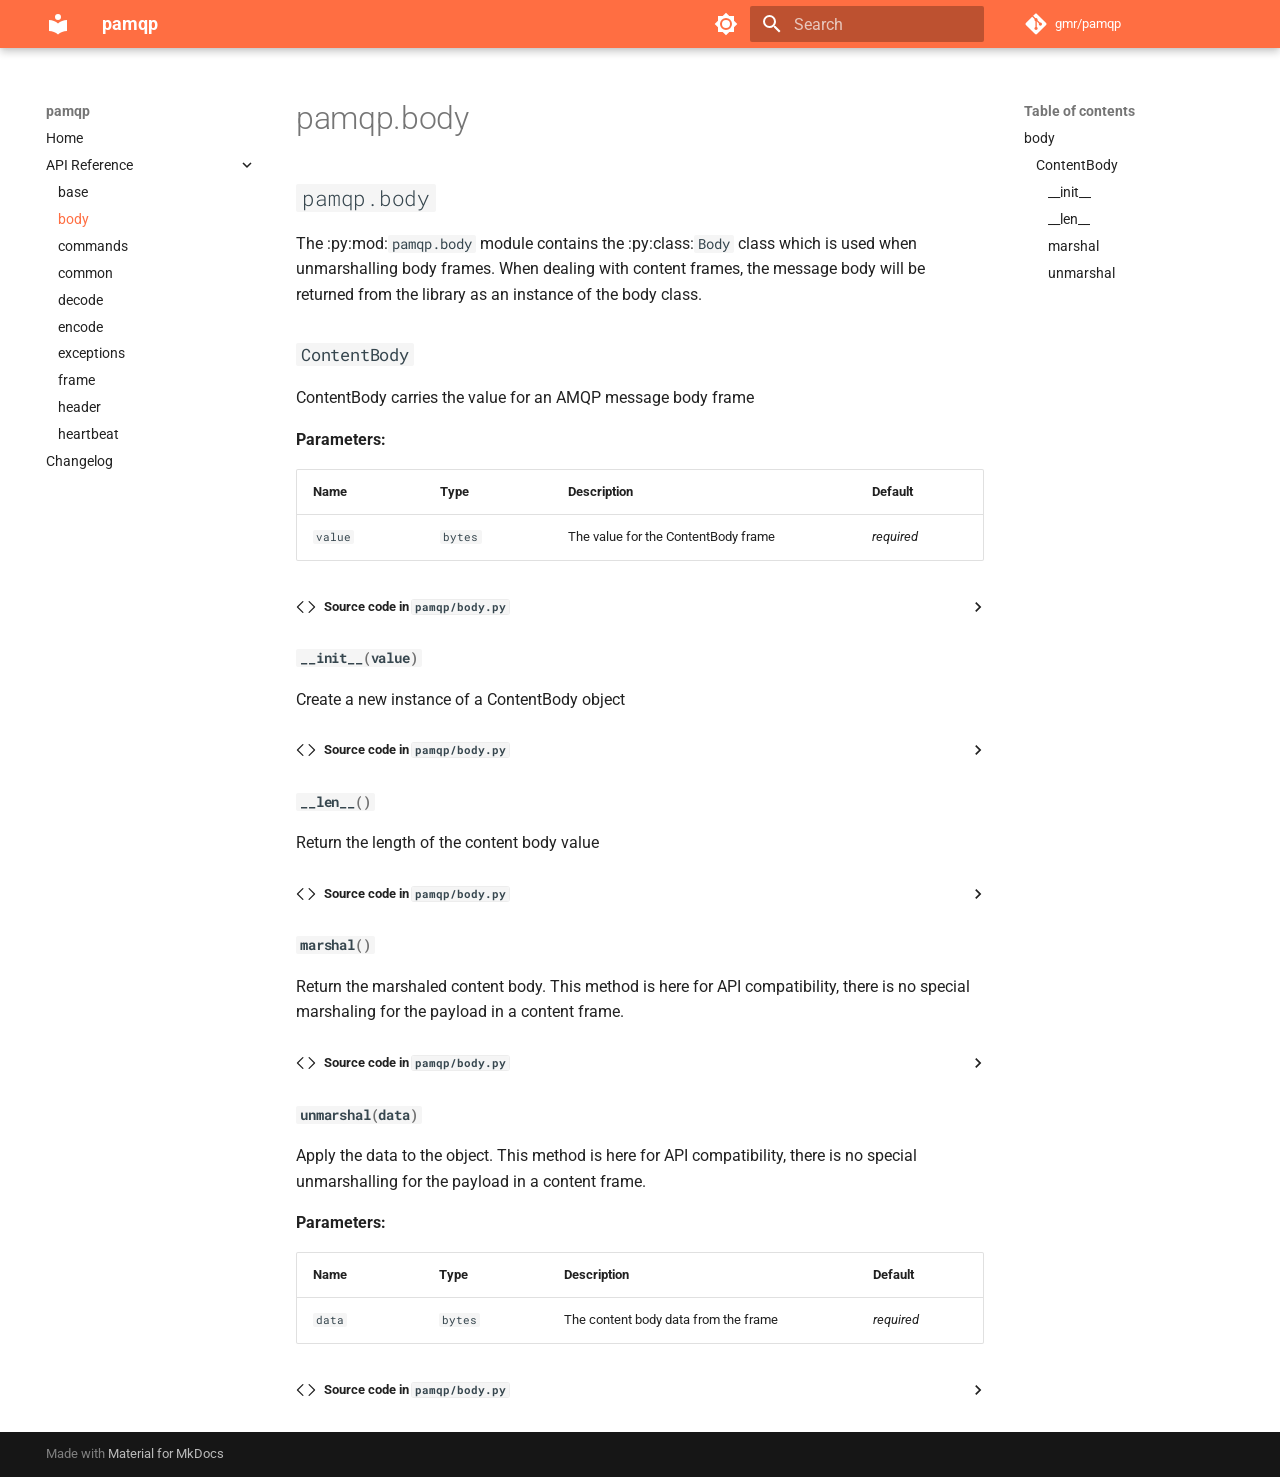
<file: api/body/index.html>
<!doctype html>
<html lang="en" class="no-js">
  <head>
    
      <meta charset="utf-8">
      <meta name="viewport" content="width=device-width,initial-scale=1">
      
      
      
        <link rel="canonical" href="https://gmr.github.io/pamqp/api/body/">
      
      
        <link rel="prev" href="../base/">
      
      
        <link rel="next" href="../commands/">
      
      
        
      
      
      <link rel="icon" href="../../assets/images/favicon.png">
      <meta name="generator" content="mkdocs-1.6.1, mkdocs-material-9.7.7">
    
    
      
        <title>body - pamqp</title>
      
    
    
      <link rel="stylesheet" href="../../assets/stylesheets/main.ec1eaa64.min.css">
      
        
        <link rel="stylesheet" href="../../assets/stylesheets/palette.ab4e12ef.min.css">
      
      


    
    
      
    
    
      
        
        
        <link rel="preconnect" href="https://fonts.gstatic.com" crossorigin>
        <link rel="stylesheet" href="https://fonts.googleapis.com/css?family=Roboto:300,300i,400,400i,700,700i%7CRoboto+Mono:400,400i,700,700i&display=fallback">
        <style>:root{--md-text-font:"Roboto";--md-code-font:"Roboto Mono"}</style>
      
    
    
      <link rel="stylesheet" href="../../assets/_mkdocstrings.css">
    
    <script>__md_scope=new URL("../..",location),__md_hash=e=>[...e].reduce(((e,_)=>(e<<5)-e+_.charCodeAt(0)),0),__md_get=(e,_=localStorage,t=__md_scope)=>JSON.parse(_.getItem(t.pathname+"."+e)),__md_set=(e,_,t=localStorage,a=__md_scope)=>{try{t.setItem(a.pathname+"."+e,JSON.stringify(_))}catch(e){}}</script>
    
      

    
    
  </head>
  
  
    
    
      
    
    
    
    
    <body dir="ltr" data-md-color-scheme="default" data-md-color-primary="deep-orange" data-md-color-accent="indigo">
  
    
    <input class="md-toggle" data-md-toggle="drawer" type="checkbox" id="__drawer" autocomplete="off">
    <input class="md-toggle" data-md-toggle="search" type="checkbox" id="__search" autocomplete="off">
    <label class="md-overlay" for="__drawer"></label>
    <div data-md-component="skip">
      
        
        <a href="#pamqpbody" class="md-skip">
          Skip to content
        </a>
      
    </div>
    <div data-md-component="announce">
      
    </div>
    
    
      

  

<header class="md-header md-header--shadow" data-md-component="header">
  <nav class="md-header__inner md-grid" aria-label="Header">
    <a href="../.." title="pamqp" class="md-header__button md-logo" aria-label="pamqp" data-md-component="logo">
      
  
  <svg xmlns="http://www.w3.org/2000/svg" viewBox="0 0 24 24"><path d="M12 8a3 3 0 0 0 3-3 3 3 0 0 0-3-3 3 3 0 0 0-3 3 3 3 0 0 0 3 3m0 3.54C9.64 9.35 6.5 8 3 8v11c3.5 0 6.64 1.35 9 3.54 2.36-2.19 5.5-3.54 9-3.54V8c-3.5 0-6.64 1.35-9 3.54"/></svg>

    </a>
    <label class="md-header__button md-icon" for="__drawer">
      
      <svg xmlns="http://www.w3.org/2000/svg" viewBox="0 0 24 24"><path d="M3 6h18v2H3zm0 5h18v2H3zm0 5h18v2H3z"/></svg>
    </label>
    <div class="md-header__title" data-md-component="header-title">
      <div class="md-header__ellipsis">
        <div class="md-header__topic">
          <span class="md-ellipsis">
            pamqp
          </span>
        </div>
        <div class="md-header__topic" data-md-component="header-topic">
          <span class="md-ellipsis">
            
              body
            
          </span>
        </div>
      </div>
    </div>
    
      
        <form class="md-header__option" data-md-component="palette">
  
    
    
    
    <input class="md-option" data-md-color-media="" data-md-color-scheme="default" data-md-color-primary="deep-orange" data-md-color-accent="indigo"  aria-label="Switch to dark mode"  type="radio" name="__palette" id="__palette_0">
    
      <label class="md-header__button md-icon" title="Switch to dark mode" for="__palette_1" hidden>
        <svg xmlns="http://www.w3.org/2000/svg" viewBox="0 0 24 24"><path d="M12 8a4 4 0 0 0-4 4 4 4 0 0 0 4 4 4 4 0 0 0 4-4 4 4 0 0 0-4-4m0 10a6 6 0 0 1-6-6 6 6 0 0 1 6-6 6 6 0 0 1 6 6 6 6 0 0 1-6 6m8-9.31V4h-4.69L12 .69 8.69 4H4v4.69L.69 12 4 15.31V20h4.69L12 23.31 15.31 20H20v-4.69L23.31 12z"/></svg>
      </label>
    
  
    
    
    
    <input class="md-option" data-md-color-media="" data-md-color-scheme="slate" data-md-color-primary="deep-orange" data-md-color-accent="indigo"  aria-label="Switch to light mode"  type="radio" name="__palette" id="__palette_1">
    
      <label class="md-header__button md-icon" title="Switch to light mode" for="__palette_0" hidden>
        <svg xmlns="http://www.w3.org/2000/svg" viewBox="0 0 24 24"><path d="M12 18c-.89 0-1.74-.2-2.5-.55C11.56 16.5 13 14.42 13 12s-1.44-4.5-3.5-5.45C10.26 6.2 11.11 6 12 6a6 6 0 0 1 6 6 6 6 0 0 1-6 6m8-9.31V4h-4.69L12 .69 8.69 4H4v4.69L.69 12 4 15.31V20h4.69L12 23.31 15.31 20H20v-4.69L23.31 12z"/></svg>
      </label>
    
  
</form>
      
    
    
      <script>var palette=__md_get("__palette");if(palette&&palette.color){if("(prefers-color-scheme)"===palette.color.media){var media=matchMedia("(prefers-color-scheme: light)"),input=document.querySelector(media.matches?"[data-md-color-media='(prefers-color-scheme: light)']":"[data-md-color-media='(prefers-color-scheme: dark)']");palette.color.media=input.getAttribute("data-md-color-media"),palette.color.scheme=input.getAttribute("data-md-color-scheme"),palette.color.primary=input.getAttribute("data-md-color-primary"),palette.color.accent=input.getAttribute("data-md-color-accent")}for(var[key,value]of Object.entries(palette.color))document.body.setAttribute("data-md-color-"+key,value)}</script>
    
    
    
      
      
        <label class="md-header__button md-icon" for="__search">
          
          <svg xmlns="http://www.w3.org/2000/svg" viewBox="0 0 24 24"><path d="M9.5 3A6.5 6.5 0 0 1 16 9.5c0 1.61-.59 3.09-1.56 4.23l.27.27h.79l5 5-1.5 1.5-5-5v-.79l-.27-.27A6.52 6.52 0 0 1 9.5 16 6.5 6.5 0 0 1 3 9.5 6.5 6.5 0 0 1 9.5 3m0 2C7 5 5 7 5 9.5S7 14 9.5 14 14 12 14 9.5 12 5 9.5 5"/></svg>
        </label>
        <div class="md-search" data-md-component="search" role="dialog">
  <label class="md-search__overlay" for="__search"></label>
  <div class="md-search__inner" role="search">
    <form class="md-search__form" name="search">
      <input type="text" class="md-search__input" name="query" aria-label="Search" placeholder="Search" autocapitalize="off" autocorrect="off" autocomplete="off" spellcheck="false" data-md-component="search-query" required>
      <label class="md-search__icon md-icon" for="__search">
        
        <svg xmlns="http://www.w3.org/2000/svg" viewBox="0 0 24 24"><path d="M9.5 3A6.5 6.5 0 0 1 16 9.5c0 1.61-.59 3.09-1.56 4.23l.27.27h.79l5 5-1.5 1.5-5-5v-.79l-.27-.27A6.52 6.52 0 0 1 9.5 16 6.5 6.5 0 0 1 3 9.5 6.5 6.5 0 0 1 9.5 3m0 2C7 5 5 7 5 9.5S7 14 9.5 14 14 12 14 9.5 12 5 9.5 5"/></svg>
        
        <svg xmlns="http://www.w3.org/2000/svg" viewBox="0 0 24 24"><path d="M20 11v2H8l5.5 5.5-1.42 1.42L4.16 12l7.92-7.92L13.5 5.5 8 11z"/></svg>
      </label>
      <nav class="md-search__options" aria-label="Search">
        
        <button type="reset" class="md-search__icon md-icon" title="Clear" aria-label="Clear" tabindex="-1">
          
          <svg xmlns="http://www.w3.org/2000/svg" viewBox="0 0 24 24"><path d="M19 6.41 17.59 5 12 10.59 6.41 5 5 6.41 10.59 12 5 17.59 6.41 19 12 13.41 17.59 19 19 17.59 13.41 12z"/></svg>
        </button>
      </nav>
      
    </form>
    <div class="md-search__output">
      <div class="md-search__scrollwrap" tabindex="0" data-md-scrollfix>
        <div class="md-search-result" data-md-component="search-result">
          <div class="md-search-result__meta">
            Initializing search
          </div>
          <ol class="md-search-result__list" role="presentation"></ol>
        </div>
      </div>
    </div>
  </div>
</div>
      
    
    
      <div class="md-header__source">
        <a href="https://github.com/gmr/pamqp" title="Go to repository" class="md-source" data-md-component="source">
  <div class="md-source__icon md-icon">
    
    <svg xmlns="http://www.w3.org/2000/svg" viewBox="0 0 448 512"><!--! Font Awesome Free 7.1.0 by @fontawesome - https://fontawesome.com License - https://fontawesome.com/license/free (Icons: CC BY 4.0, Fonts: SIL OFL 1.1, Code: MIT License) Copyright 2025 Fonticons, Inc.--><path d="M439.6 236.1 244 40.5c-5.4-5.5-12.8-8.5-20.4-8.5s-15 3-20.4 8.4L162.5 81l51.5 51.5c27.1-9.1 52.7 16.8 43.4 43.7l49.7 49.7c34.2-11.8 61.2 31 35.5 56.7-26.5 26.5-70.2-2.9-56-37.3L240.3 199v121.9c25.3 12.5 22.3 41.8 9.1 55-6.4 6.4-15.2 10.1-24.3 10.1s-17.8-3.6-24.3-10.1c-17.6-17.6-11.1-46.9 11.2-56v-123c-20.8-8.5-24.6-30.7-18.6-45L142.6 101 8.5 235.1C3 240.6 0 247.9 0 255.5s3 15 8.5 20.4l195.6 195.7c5.4 5.4 12.7 8.4 20.4 8.4s15-3 20.4-8.4l194.7-194.7c5.4-5.4 8.4-12.8 8.4-20.4s-3-15-8.4-20.4"/></svg>
  </div>
  <div class="md-source__repository">
    gmr/pamqp
  </div>
</a>
      </div>
    
  </nav>
  
</header>
    
    <div class="md-container" data-md-component="container">
      
      
        
          
        
      
      <main class="md-main" data-md-component="main">
        <div class="md-main__inner md-grid">
          
            
              
              <div class="md-sidebar md-sidebar--primary" data-md-component="sidebar" data-md-type="navigation" >
                <div class="md-sidebar__scrollwrap">
                  <div class="md-sidebar__inner">
                    



<nav class="md-nav md-nav--primary" aria-label="Navigation" data-md-level="0">
  <label class="md-nav__title" for="__drawer">
    <a href="../.." title="pamqp" class="md-nav__button md-logo" aria-label="pamqp" data-md-component="logo">
      
  
  <svg xmlns="http://www.w3.org/2000/svg" viewBox="0 0 24 24"><path d="M12 8a3 3 0 0 0 3-3 3 3 0 0 0-3-3 3 3 0 0 0-3 3 3 3 0 0 0 3 3m0 3.54C9.64 9.35 6.5 8 3 8v11c3.5 0 6.64 1.35 9 3.54 2.36-2.19 5.5-3.54 9-3.54V8c-3.5 0-6.64 1.35-9 3.54"/></svg>

    </a>
    pamqp
  </label>
  
    <div class="md-nav__source">
      <a href="https://github.com/gmr/pamqp" title="Go to repository" class="md-source" data-md-component="source">
  <div class="md-source__icon md-icon">
    
    <svg xmlns="http://www.w3.org/2000/svg" viewBox="0 0 448 512"><!--! Font Awesome Free 7.1.0 by @fontawesome - https://fontawesome.com License - https://fontawesome.com/license/free (Icons: CC BY 4.0, Fonts: SIL OFL 1.1, Code: MIT License) Copyright 2025 Fonticons, Inc.--><path d="M439.6 236.1 244 40.5c-5.4-5.5-12.8-8.5-20.4-8.5s-15 3-20.4 8.4L162.5 81l51.5 51.5c27.1-9.1 52.7 16.8 43.4 43.7l49.7 49.7c34.2-11.8 61.2 31 35.5 56.7-26.5 26.5-70.2-2.9-56-37.3L240.3 199v121.9c25.3 12.5 22.3 41.8 9.1 55-6.4 6.4-15.2 10.1-24.3 10.1s-17.8-3.6-24.3-10.1c-17.6-17.6-11.1-46.9 11.2-56v-123c-20.8-8.5-24.6-30.7-18.6-45L142.6 101 8.5 235.1C3 240.6 0 247.9 0 255.5s3 15 8.5 20.4l195.6 195.7c5.4 5.4 12.7 8.4 20.4 8.4s15-3 20.4-8.4l194.7-194.7c5.4-5.4 8.4-12.8 8.4-20.4s-3-15-8.4-20.4"/></svg>
  </div>
  <div class="md-source__repository">
    gmr/pamqp
  </div>
</a>
    </div>
  
  <ul class="md-nav__list" data-md-scrollfix>
    
      
      
  
  
  
  
    <li class="md-nav__item">
      <a href="../.." class="md-nav__link">
        
  
  
  <span class="md-ellipsis">
    
  
    Home
  

    
  </span>
  
  

      </a>
    </li>
  

    
      
      
  
  
    
  
  
  
    
    
    
    
    
    <li class="md-nav__item md-nav__item--active md-nav__item--nested">
      
        
        
        <input class="md-nav__toggle md-toggle " type="checkbox" id="__nav_2" checked>
        
          
          <label class="md-nav__link" for="__nav_2" id="__nav_2_label" tabindex="0">
            
  
  
  <span class="md-ellipsis">
    
  
    API Reference
  

    
  </span>
  
  

            <span class="md-nav__icon md-icon"></span>
          </label>
        
        <nav class="md-nav" data-md-level="1" aria-labelledby="__nav_2_label" aria-expanded="true">
          <label class="md-nav__title" for="__nav_2">
            <span class="md-nav__icon md-icon"></span>
            
  
    API Reference
  

          </label>
          <ul class="md-nav__list" data-md-scrollfix>
            
              
                
  
  
  
  
    <li class="md-nav__item">
      <a href="../base/" class="md-nav__link">
        
  
  
  <span class="md-ellipsis">
    
  
    base
  

    
  </span>
  
  

      </a>
    </li>
  

              
            
              
                
  
  
    
  
  
  
    <li class="md-nav__item md-nav__item--active">
      
      <input class="md-nav__toggle md-toggle" type="checkbox" id="__toc">
      
      
        
      
      
        <label class="md-nav__link md-nav__link--active" for="__toc">
          
  
  
  <span class="md-ellipsis">
    
  
    body
  

    
  </span>
  
  

          <span class="md-nav__icon md-icon"></span>
        </label>
      
      <a href="./" class="md-nav__link md-nav__link--active">
        
  
  
  <span class="md-ellipsis">
    
  
    body
  

    
  </span>
  
  

      </a>
      
        

<nav class="md-nav md-nav--secondary" aria-label="Table of contents">
  
  
  
    
  
  
    <label class="md-nav__title" for="__toc">
      <span class="md-nav__icon md-icon"></span>
      Table of contents
    </label>
    <ul class="md-nav__list" data-md-component="toc" data-md-scrollfix>
      
        <li class="md-nav__item">
  <a href="#pamqp.body" class="md-nav__link">
    <span class="md-ellipsis">
      
        body
      
    </span>
  </a>
  
    <nav class="md-nav" aria-label="body">
      <ul class="md-nav__list">
        
          <li class="md-nav__item">
  <a href="#pamqp.body.ContentBody" class="md-nav__link">
    <span class="md-ellipsis">
      
        ContentBody
      
    </span>
  </a>
  
    <nav class="md-nav" aria-label="ContentBody">
      <ul class="md-nav__list">
        
          <li class="md-nav__item">
  <a href="#pamqp.body.ContentBody.__init__" class="md-nav__link">
    <span class="md-ellipsis">
      
        __init__
      
    </span>
  </a>
  
</li>
        
          <li class="md-nav__item">
  <a href="#pamqp.body.ContentBody.__len__" class="md-nav__link">
    <span class="md-ellipsis">
      
        __len__
      
    </span>
  </a>
  
</li>
        
          <li class="md-nav__item">
  <a href="#pamqp.body.ContentBody.marshal" class="md-nav__link">
    <span class="md-ellipsis">
      
        marshal
      
    </span>
  </a>
  
</li>
        
          <li class="md-nav__item">
  <a href="#pamqp.body.ContentBody.unmarshal" class="md-nav__link">
    <span class="md-ellipsis">
      
        unmarshal
      
    </span>
  </a>
  
</li>
        
      </ul>
    </nav>
  
</li>
        
      </ul>
    </nav>
  
</li>
      
    </ul>
  
</nav>
      
    </li>
  

              
            
              
                
  
  
  
  
    <li class="md-nav__item">
      <a href="../commands/" class="md-nav__link">
        
  
  
  <span class="md-ellipsis">
    
  
    commands
  

    
  </span>
  
  

      </a>
    </li>
  

              
            
              
                
  
  
  
  
    <li class="md-nav__item">
      <a href="../common/" class="md-nav__link">
        
  
  
  <span class="md-ellipsis">
    
  
    common
  

    
  </span>
  
  

      </a>
    </li>
  

              
            
              
                
  
  
  
  
    <li class="md-nav__item">
      <a href="../decode/" class="md-nav__link">
        
  
  
  <span class="md-ellipsis">
    
  
    decode
  

    
  </span>
  
  

      </a>
    </li>
  

              
            
              
                
  
  
  
  
    <li class="md-nav__item">
      <a href="../encode/" class="md-nav__link">
        
  
  
  <span class="md-ellipsis">
    
  
    encode
  

    
  </span>
  
  

      </a>
    </li>
  

              
            
              
                
  
  
  
  
    <li class="md-nav__item">
      <a href="../exceptions/" class="md-nav__link">
        
  
  
  <span class="md-ellipsis">
    
  
    exceptions
  

    
  </span>
  
  

      </a>
    </li>
  

              
            
              
                
  
  
  
  
    <li class="md-nav__item">
      <a href="../frame/" class="md-nav__link">
        
  
  
  <span class="md-ellipsis">
    
  
    frame
  

    
  </span>
  
  

      </a>
    </li>
  

              
            
              
                
  
  
  
  
    <li class="md-nav__item">
      <a href="../header/" class="md-nav__link">
        
  
  
  <span class="md-ellipsis">
    
  
    header
  

    
  </span>
  
  

      </a>
    </li>
  

              
            
              
                
  
  
  
  
    <li class="md-nav__item">
      <a href="../heartbeat/" class="md-nav__link">
        
  
  
  <span class="md-ellipsis">
    
  
    heartbeat
  

    
  </span>
  
  

      </a>
    </li>
  

              
            
          </ul>
        </nav>
      
    </li>
  

    
      
      
  
  
  
  
    <li class="md-nav__item">
      <a href="../../changelog/" class="md-nav__link">
        
  
  
  <span class="md-ellipsis">
    
  
    Changelog
  

    
  </span>
  
  

      </a>
    </li>
  

    
  </ul>
</nav>
                  </div>
                </div>
              </div>
            
            
              
              <div class="md-sidebar md-sidebar--secondary" data-md-component="sidebar" data-md-type="toc" >
                <div class="md-sidebar__scrollwrap">
                  <div class="md-sidebar__inner">
                    

<nav class="md-nav md-nav--secondary" aria-label="Table of contents">
  
  
  
    
  
  
    <label class="md-nav__title" for="__toc">
      <span class="md-nav__icon md-icon"></span>
      Table of contents
    </label>
    <ul class="md-nav__list" data-md-component="toc" data-md-scrollfix>
      
        <li class="md-nav__item">
  <a href="#pamqp.body" class="md-nav__link">
    <span class="md-ellipsis">
      
        body
      
    </span>
  </a>
  
    <nav class="md-nav" aria-label="body">
      <ul class="md-nav__list">
        
          <li class="md-nav__item">
  <a href="#pamqp.body.ContentBody" class="md-nav__link">
    <span class="md-ellipsis">
      
        ContentBody
      
    </span>
  </a>
  
    <nav class="md-nav" aria-label="ContentBody">
      <ul class="md-nav__list">
        
          <li class="md-nav__item">
  <a href="#pamqp.body.ContentBody.__init__" class="md-nav__link">
    <span class="md-ellipsis">
      
        __init__
      
    </span>
  </a>
  
</li>
        
          <li class="md-nav__item">
  <a href="#pamqp.body.ContentBody.__len__" class="md-nav__link">
    <span class="md-ellipsis">
      
        __len__
      
    </span>
  </a>
  
</li>
        
          <li class="md-nav__item">
  <a href="#pamqp.body.ContentBody.marshal" class="md-nav__link">
    <span class="md-ellipsis">
      
        marshal
      
    </span>
  </a>
  
</li>
        
          <li class="md-nav__item">
  <a href="#pamqp.body.ContentBody.unmarshal" class="md-nav__link">
    <span class="md-ellipsis">
      
        unmarshal
      
    </span>
  </a>
  
</li>
        
      </ul>
    </nav>
  
</li>
        
      </ul>
    </nav>
  
</li>
      
    </ul>
  
</nav>
                  </div>
                </div>
              </div>
            
          
          
            <div class="md-content" data-md-component="content">
              
              <article class="md-content__inner md-typeset">
                
                  


  
  


<h1 id="pamqpbody">pamqp.body</h1>


<div class="doc doc-object doc-module">



<h2 id="pamqp.body" class="doc doc-heading">
            <code>pamqp.body</code>


</h2>

    <div class="doc doc-contents first">

        <p>The :py:mod:<code>pamqp.body</code> module contains the :py:class:<code>Body</code> class which is
used when unmarshalling body frames. When dealing with content frames, the
message body will be returned from the library as an instance of the body
class.</p>










<div class="doc doc-children">









<div class="doc doc-object doc-class">



<h3 id="pamqp.body.ContentBody" class="doc doc-heading">
            <code>ContentBody</code>


</h3>


    <div class="doc doc-contents ">



        <p>ContentBody carries the value for an AMQP message body frame</p>


<p><span class="doc-section-title">Parameters:</span></p>
    <table>
      <thead>
        <tr>
          <th>Name</th>
          <th>Type</th>
          <th>Description</th>
          <th>Default</th>
        </tr>
      </thead>
      <tbody>
          <tr class="doc-section-item">
            <td>
                <code>value</code>
            </td>
            <td>
                  <code><span title="bytes">bytes</span></code>
            </td>
            <td>
              <div class="doc-md-description">
                <p>The value for the ContentBody frame</p>
              </div>
            </td>
            <td>
                <em>required</em>
            </td>
          </tr>
      </tbody>
    </table>








              <details class="mkdocstrings-source">
                <summary>Source code in <code>pamqp/body.py</code></summary>
                <div class="highlight"><table class="highlighttable"><tr><td class="linenos"><div class="linenodiv"><pre><span></span><span class="normal">12</span>
<span class="normal">13</span>
<span class="normal">14</span>
<span class="normal">15</span>
<span class="normal">16</span>
<span class="normal">17</span>
<span class="normal">18</span>
<span class="normal">19</span>
<span class="normal">20</span>
<span class="normal">21</span>
<span class="normal">22</span>
<span class="normal">23</span>
<span class="normal">24</span>
<span class="normal">25</span>
<span class="normal">26</span>
<span class="normal">27</span>
<span class="normal">28</span>
<span class="normal">29</span>
<span class="normal">30</span>
<span class="normal">31</span>
<span class="normal">32</span>
<span class="normal">33</span>
<span class="normal">34</span>
<span class="normal">35</span>
<span class="normal">36</span>
<span class="normal">37</span>
<span class="normal">38</span>
<span class="normal">39</span>
<span class="normal">40</span>
<span class="normal">41</span>
<span class="normal">42</span>
<span class="normal">43</span>
<span class="normal">44</span>
<span class="normal">45</span></pre></div></td><td class="code"><div><pre><span></span><code><span class="k">class</span><span class="w"> </span><span class="nc">ContentBody</span><span class="p">:</span>
<span class="w">    </span><span class="sd">&quot;&quot;&quot;ContentBody carries the value for an AMQP message body frame</span>

<span class="sd">    :param value: The value for the ContentBody frame</span>

<span class="sd">    &quot;&quot;&quot;</span>

    <span class="n">name</span><span class="p">:</span> <span class="n">typing</span><span class="o">.</span><span class="n">ClassVar</span><span class="p">[</span><span class="nb">str</span><span class="p">]</span> <span class="o">=</span> <span class="s1">&#39;ContentBody&#39;</span>

    <span class="k">def</span><span class="w"> </span><span class="fm">__init__</span><span class="p">(</span><span class="bp">self</span><span class="p">,</span> <span class="n">value</span><span class="p">:</span> <span class="nb">bytes</span><span class="p">)</span> <span class="o">-&gt;</span> <span class="kc">None</span><span class="p">:</span>
<span class="w">        </span><span class="sd">&quot;&quot;&quot;Create a new instance of a ContentBody object&quot;&quot;&quot;</span>
        <span class="bp">self</span><span class="o">.</span><span class="n">value</span> <span class="o">=</span> <span class="n">value</span>

    <span class="k">def</span><span class="w"> </span><span class="fm">__len__</span><span class="p">(</span><span class="bp">self</span><span class="p">)</span> <span class="o">-&gt;</span> <span class="nb">int</span><span class="p">:</span>
<span class="w">        </span><span class="sd">&quot;&quot;&quot;Return the length of the content body value&quot;&quot;&quot;</span>
        <span class="k">return</span> <span class="nb">len</span><span class="p">(</span><span class="bp">self</span><span class="o">.</span><span class="n">value</span><span class="p">)</span> <span class="k">if</span> <span class="bp">self</span><span class="o">.</span><span class="n">value</span> <span class="k">else</span> <span class="mi">0</span>

    <span class="k">def</span><span class="w"> </span><span class="nf">marshal</span><span class="p">(</span><span class="bp">self</span><span class="p">)</span> <span class="o">-&gt;</span> <span class="nb">bytes</span><span class="p">:</span>
<span class="w">        </span><span class="sd">&quot;&quot;&quot;Return the marshaled content body. This method is here for API</span>
<span class="sd">        compatibility, there is no special marshaling for the payload in a</span>
<span class="sd">        content frame.</span>

<span class="sd">        &quot;&quot;&quot;</span>
        <span class="k">return</span> <span class="bp">self</span><span class="o">.</span><span class="n">value</span>

    <span class="k">def</span><span class="w"> </span><span class="nf">unmarshal</span><span class="p">(</span><span class="bp">self</span><span class="p">,</span> <span class="n">data</span><span class="p">:</span> <span class="nb">bytes</span><span class="p">)</span> <span class="o">-&gt;</span> <span class="kc">None</span><span class="p">:</span>
<span class="w">        </span><span class="sd">&quot;&quot;&quot;Apply the data to the object. This method is here for API</span>
<span class="sd">        compatibility, there is no special unmarshalling for the payload in a</span>
<span class="sd">        content frame.</span>

<span class="sd">        :param data: The content body data from the frame</span>

<span class="sd">        &quot;&quot;&quot;</span>
        <span class="bp">self</span><span class="o">.</span><span class="n">value</span> <span class="o">=</span> <span class="n">data</span>
</code></pre></div></td></tr></table></div>
              </details>



<div class="doc doc-children">










<div class="doc doc-object doc-function">


<h4 id="pamqp.body.ContentBody.__init__" class="doc doc-heading">
            <code class="highlight language-python"><span class="fm">__init__</span><span class="p">(</span><span class="n">value</span><span class="p">)</span></code>

</h4>


    <div class="doc doc-contents ">

        <p>Create a new instance of a ContentBody object</p>


            <details class="mkdocstrings-source">
              <summary>Source code in <code>pamqp/body.py</code></summary>
              <div class="highlight"><table class="highlighttable"><tr><td class="linenos"><div class="linenodiv"><pre><span></span><span class="normal">21</span>
<span class="normal">22</span>
<span class="normal">23</span></pre></div></td><td class="code"><div><pre><span></span><code><span class="k">def</span><span class="w"> </span><span class="fm">__init__</span><span class="p">(</span><span class="bp">self</span><span class="p">,</span> <span class="n">value</span><span class="p">:</span> <span class="nb">bytes</span><span class="p">)</span> <span class="o">-&gt;</span> <span class="kc">None</span><span class="p">:</span>
<span class="w">    </span><span class="sd">&quot;&quot;&quot;Create a new instance of a ContentBody object&quot;&quot;&quot;</span>
    <span class="bp">self</span><span class="o">.</span><span class="n">value</span> <span class="o">=</span> <span class="n">value</span>
</code></pre></div></td></tr></table></div>
            </details>
    </div>

</div>

<div class="doc doc-object doc-function">


<h4 id="pamqp.body.ContentBody.__len__" class="doc doc-heading">
            <code class="highlight language-python"><span class="fm">__len__</span><span class="p">()</span></code>

</h4>


    <div class="doc doc-contents ">

        <p>Return the length of the content body value</p>


            <details class="mkdocstrings-source">
              <summary>Source code in <code>pamqp/body.py</code></summary>
              <div class="highlight"><table class="highlighttable"><tr><td class="linenos"><div class="linenodiv"><pre><span></span><span class="normal">25</span>
<span class="normal">26</span>
<span class="normal">27</span></pre></div></td><td class="code"><div><pre><span></span><code><span class="k">def</span><span class="w"> </span><span class="fm">__len__</span><span class="p">(</span><span class="bp">self</span><span class="p">)</span> <span class="o">-&gt;</span> <span class="nb">int</span><span class="p">:</span>
<span class="w">    </span><span class="sd">&quot;&quot;&quot;Return the length of the content body value&quot;&quot;&quot;</span>
    <span class="k">return</span> <span class="nb">len</span><span class="p">(</span><span class="bp">self</span><span class="o">.</span><span class="n">value</span><span class="p">)</span> <span class="k">if</span> <span class="bp">self</span><span class="o">.</span><span class="n">value</span> <span class="k">else</span> <span class="mi">0</span>
</code></pre></div></td></tr></table></div>
            </details>
    </div>

</div>

<div class="doc doc-object doc-function">


<h4 id="pamqp.body.ContentBody.marshal" class="doc doc-heading">
            <code class="highlight language-python"><span class="n">marshal</span><span class="p">()</span></code>

</h4>


    <div class="doc doc-contents ">

        <p>Return the marshaled content body. This method is here for API
compatibility, there is no special marshaling for the payload in a
content frame.</p>


            <details class="mkdocstrings-source">
              <summary>Source code in <code>pamqp/body.py</code></summary>
              <div class="highlight"><table class="highlighttable"><tr><td class="linenos"><div class="linenodiv"><pre><span></span><span class="normal">29</span>
<span class="normal">30</span>
<span class="normal">31</span>
<span class="normal">32</span>
<span class="normal">33</span>
<span class="normal">34</span>
<span class="normal">35</span></pre></div></td><td class="code"><div><pre><span></span><code><span class="k">def</span><span class="w"> </span><span class="nf">marshal</span><span class="p">(</span><span class="bp">self</span><span class="p">)</span> <span class="o">-&gt;</span> <span class="nb">bytes</span><span class="p">:</span>
<span class="w">    </span><span class="sd">&quot;&quot;&quot;Return the marshaled content body. This method is here for API</span>
<span class="sd">    compatibility, there is no special marshaling for the payload in a</span>
<span class="sd">    content frame.</span>

<span class="sd">    &quot;&quot;&quot;</span>
    <span class="k">return</span> <span class="bp">self</span><span class="o">.</span><span class="n">value</span>
</code></pre></div></td></tr></table></div>
            </details>
    </div>

</div>

<div class="doc doc-object doc-function">


<h4 id="pamqp.body.ContentBody.unmarshal" class="doc doc-heading">
            <code class="highlight language-python"><span class="n">unmarshal</span><span class="p">(</span><span class="n">data</span><span class="p">)</span></code>

</h4>


    <div class="doc doc-contents ">

        <p>Apply the data to the object. This method is here for API
compatibility, there is no special unmarshalling for the payload in a
content frame.</p>


<p><span class="doc-section-title">Parameters:</span></p>
    <table>
      <thead>
        <tr>
          <th>Name</th>
          <th>Type</th>
          <th>Description</th>
          <th>Default</th>
        </tr>
      </thead>
      <tbody>
          <tr class="doc-section-item">
            <td>
                <code>data</code>
            </td>
            <td>
                  <code><span title="bytes">bytes</span></code>
            </td>
            <td>
              <div class="doc-md-description">
                <p>The content body data from the frame</p>
              </div>
            </td>
            <td>
                <em>required</em>
            </td>
          </tr>
      </tbody>
    </table>


            <details class="mkdocstrings-source">
              <summary>Source code in <code>pamqp/body.py</code></summary>
              <div class="highlight"><table class="highlighttable"><tr><td class="linenos"><div class="linenodiv"><pre><span></span><span class="normal">37</span>
<span class="normal">38</span>
<span class="normal">39</span>
<span class="normal">40</span>
<span class="normal">41</span>
<span class="normal">42</span>
<span class="normal">43</span>
<span class="normal">44</span>
<span class="normal">45</span></pre></div></td><td class="code"><div><pre><span></span><code><span class="k">def</span><span class="w"> </span><span class="nf">unmarshal</span><span class="p">(</span><span class="bp">self</span><span class="p">,</span> <span class="n">data</span><span class="p">:</span> <span class="nb">bytes</span><span class="p">)</span> <span class="o">-&gt;</span> <span class="kc">None</span><span class="p">:</span>
<span class="w">    </span><span class="sd">&quot;&quot;&quot;Apply the data to the object. This method is here for API</span>
<span class="sd">    compatibility, there is no special unmarshalling for the payload in a</span>
<span class="sd">    content frame.</span>

<span class="sd">    :param data: The content body data from the frame</span>

<span class="sd">    &quot;&quot;&quot;</span>
    <span class="bp">self</span><span class="o">.</span><span class="n">value</span> <span class="o">=</span> <span class="n">data</span>
</code></pre></div></td></tr></table></div>
            </details>
    </div>

</div>



  </div>

    </div>

</div>




  </div>

    </div>

</div>












                
              </article>
            </div>
          
          
<script>var target=document.getElementById(location.hash.slice(1));target&&target.name&&(target.checked=target.name.startsWith("__tabbed_"))</script>
        </div>
        
      </main>
      
        <footer class="md-footer">
  
  <div class="md-footer-meta md-typeset">
    <div class="md-footer-meta__inner md-grid">
      <div class="md-copyright">
  
  
    Made with
    <a href="https://squidfunk.github.io/mkdocs-material/" target="_blank" rel="noopener">
      Material for MkDocs
    </a>
  
</div>
      
    </div>
  </div>
</footer>
      
    </div>
    <div class="md-dialog" data-md-component="dialog">
      <div class="md-dialog__inner md-typeset"></div>
    </div>
    
    
    
      
      
      <script id="__config" type="application/json">{"annotate": null, "base": "../..", "features": [], "search": "../../assets/javascripts/workers/search.2c215733.min.js", "tags": null, "translations": {"clipboard.copied": "Copied to clipboard", "clipboard.copy": "Copy to clipboard", "search.result.more.one": "1 more on this page", "search.result.more.other": "# more on this page", "search.result.none": "No matching documents", "search.result.one": "1 matching document", "search.result.other": "# matching documents", "search.result.placeholder": "Type to start searching", "search.result.term.missing": "Missing", "select.version": "Select version"}, "version": null}</script>
    
    
      <script src="../../assets/javascripts/bundle.d7400e89.min.js"></script>
      
    
  </body>
</html>
</file>
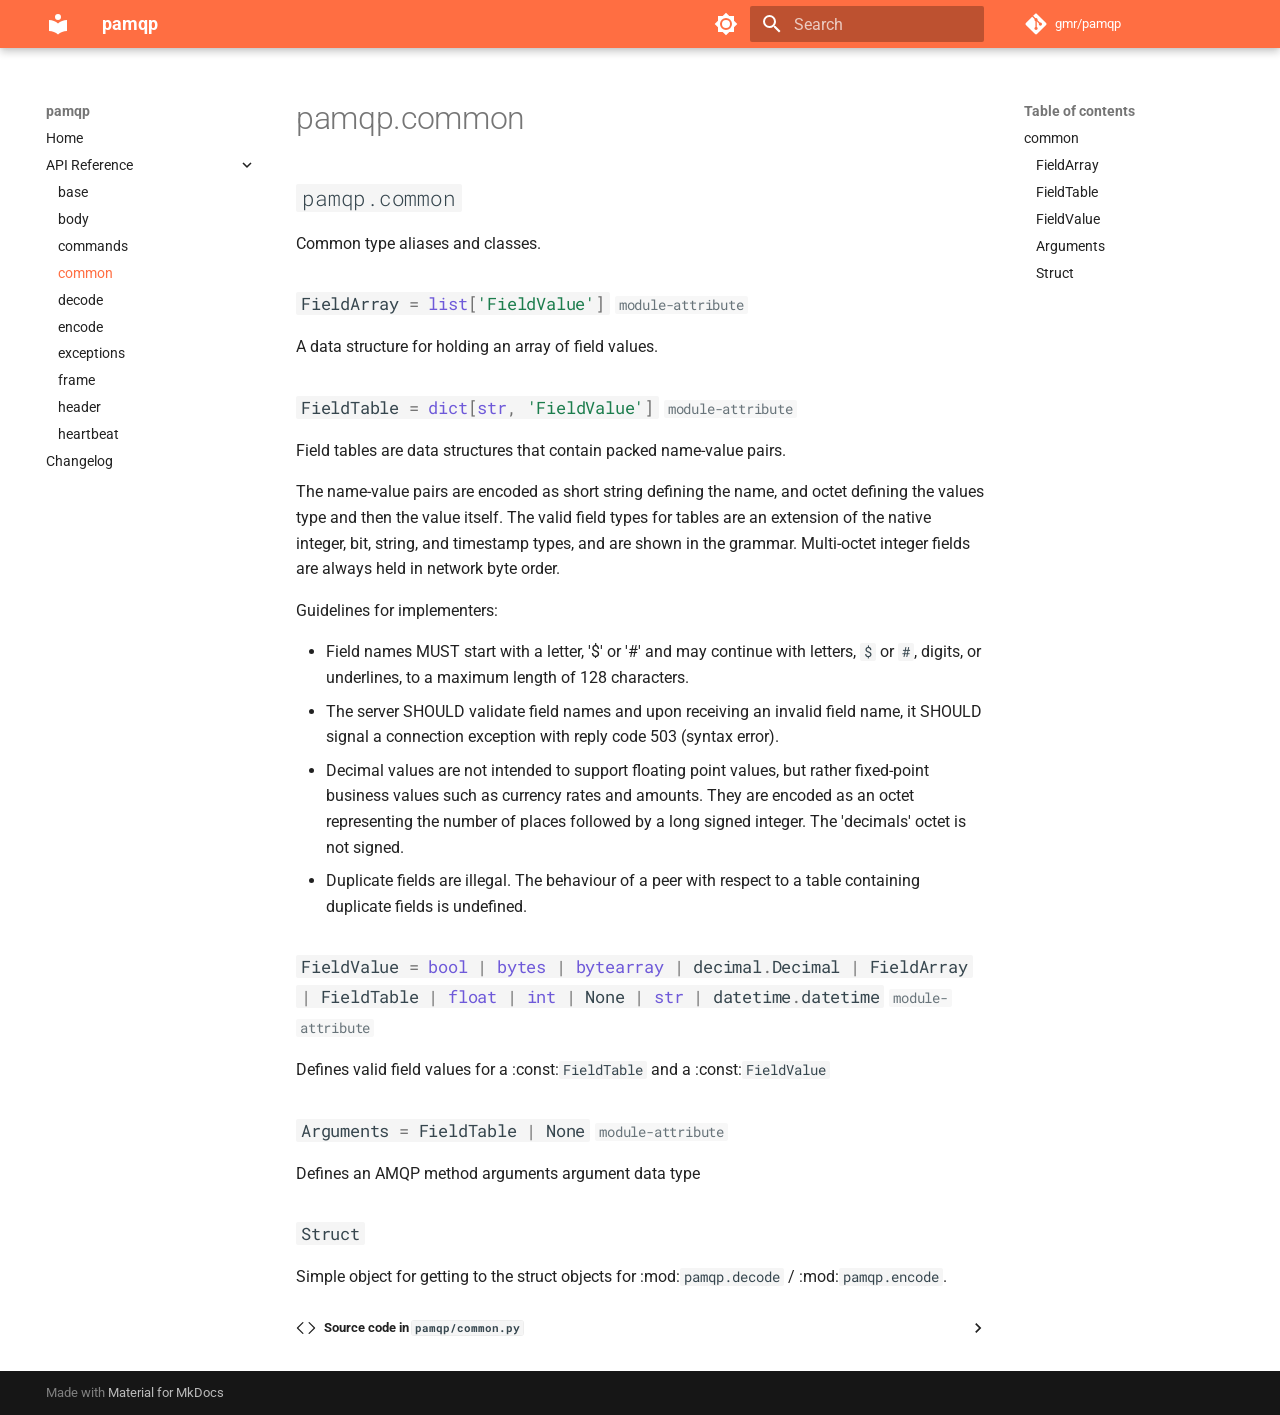
<file: api/common/index.html>
<!doctype html>
<html lang="en" class="no-js">
  <head>
    
      <meta charset="utf-8">
      <meta name="viewport" content="width=device-width,initial-scale=1">
      
      
      
        <link rel="canonical" href="https://gmr.github.io/pamqp/api/common/">
      
      
        <link rel="prev" href="../commands/">
      
      
        <link rel="next" href="../decode/">
      
      
        
      
      
      <link rel="icon" href="../../assets/images/favicon.png">
      <meta name="generator" content="mkdocs-1.6.1, mkdocs-material-9.7.7">
    
    
      
        <title>common - pamqp</title>
      
    
    
      <link rel="stylesheet" href="../../assets/stylesheets/main.ec1eaa64.min.css">
      
        
        <link rel="stylesheet" href="../../assets/stylesheets/palette.ab4e12ef.min.css">
      
      


    
    
      
    
    
      
        
        
        <link rel="preconnect" href="https://fonts.gstatic.com" crossorigin>
        <link rel="stylesheet" href="https://fonts.googleapis.com/css?family=Roboto:300,300i,400,400i,700,700i%7CRoboto+Mono:400,400i,700,700i&display=fallback">
        <style>:root{--md-text-font:"Roboto";--md-code-font:"Roboto Mono"}</style>
      
    
    
      <link rel="stylesheet" href="../../assets/_mkdocstrings.css">
    
    <script>__md_scope=new URL("../..",location),__md_hash=e=>[...e].reduce(((e,_)=>(e<<5)-e+_.charCodeAt(0)),0),__md_get=(e,_=localStorage,t=__md_scope)=>JSON.parse(_.getItem(t.pathname+"."+e)),__md_set=(e,_,t=localStorage,a=__md_scope)=>{try{t.setItem(a.pathname+"."+e,JSON.stringify(_))}catch(e){}}</script>
    
      

    
    
  </head>
  
  
    
    
      
    
    
    
    
    <body dir="ltr" data-md-color-scheme="default" data-md-color-primary="deep-orange" data-md-color-accent="indigo">
  
    
    <input class="md-toggle" data-md-toggle="drawer" type="checkbox" id="__drawer" autocomplete="off">
    <input class="md-toggle" data-md-toggle="search" type="checkbox" id="__search" autocomplete="off">
    <label class="md-overlay" for="__drawer"></label>
    <div data-md-component="skip">
      
        
        <a href="#pamqpcommon" class="md-skip">
          Skip to content
        </a>
      
    </div>
    <div data-md-component="announce">
      
    </div>
    
    
      

  

<header class="md-header md-header--shadow" data-md-component="header">
  <nav class="md-header__inner md-grid" aria-label="Header">
    <a href="../.." title="pamqp" class="md-header__button md-logo" aria-label="pamqp" data-md-component="logo">
      
  
  <svg xmlns="http://www.w3.org/2000/svg" viewBox="0 0 24 24"><path d="M12 8a3 3 0 0 0 3-3 3 3 0 0 0-3-3 3 3 0 0 0-3 3 3 3 0 0 0 3 3m0 3.54C9.64 9.35 6.5 8 3 8v11c3.5 0 6.64 1.35 9 3.54 2.36-2.19 5.5-3.54 9-3.54V8c-3.5 0-6.64 1.35-9 3.54"/></svg>

    </a>
    <label class="md-header__button md-icon" for="__drawer">
      
      <svg xmlns="http://www.w3.org/2000/svg" viewBox="0 0 24 24"><path d="M3 6h18v2H3zm0 5h18v2H3zm0 5h18v2H3z"/></svg>
    </label>
    <div class="md-header__title" data-md-component="header-title">
      <div class="md-header__ellipsis">
        <div class="md-header__topic">
          <span class="md-ellipsis">
            pamqp
          </span>
        </div>
        <div class="md-header__topic" data-md-component="header-topic">
          <span class="md-ellipsis">
            
              common
            
          </span>
        </div>
      </div>
    </div>
    
      
        <form class="md-header__option" data-md-component="palette">
  
    
    
    
    <input class="md-option" data-md-color-media="" data-md-color-scheme="default" data-md-color-primary="deep-orange" data-md-color-accent="indigo"  aria-label="Switch to dark mode"  type="radio" name="__palette" id="__palette_0">
    
      <label class="md-header__button md-icon" title="Switch to dark mode" for="__palette_1" hidden>
        <svg xmlns="http://www.w3.org/2000/svg" viewBox="0 0 24 24"><path d="M12 8a4 4 0 0 0-4 4 4 4 0 0 0 4 4 4 4 0 0 0 4-4 4 4 0 0 0-4-4m0 10a6 6 0 0 1-6-6 6 6 0 0 1 6-6 6 6 0 0 1 6 6 6 6 0 0 1-6 6m8-9.31V4h-4.69L12 .69 8.69 4H4v4.69L.69 12 4 15.31V20h4.69L12 23.31 15.31 20H20v-4.69L23.31 12z"/></svg>
      </label>
    
  
    
    
    
    <input class="md-option" data-md-color-media="" data-md-color-scheme="slate" data-md-color-primary="deep-orange" data-md-color-accent="indigo"  aria-label="Switch to light mode"  type="radio" name="__palette" id="__palette_1">
    
      <label class="md-header__button md-icon" title="Switch to light mode" for="__palette_0" hidden>
        <svg xmlns="http://www.w3.org/2000/svg" viewBox="0 0 24 24"><path d="M12 18c-.89 0-1.74-.2-2.5-.55C11.56 16.5 13 14.42 13 12s-1.44-4.5-3.5-5.45C10.26 6.2 11.11 6 12 6a6 6 0 0 1 6 6 6 6 0 0 1-6 6m8-9.31V4h-4.69L12 .69 8.69 4H4v4.69L.69 12 4 15.31V20h4.69L12 23.31 15.31 20H20v-4.69L23.31 12z"/></svg>
      </label>
    
  
</form>
      
    
    
      <script>var palette=__md_get("__palette");if(palette&&palette.color){if("(prefers-color-scheme)"===palette.color.media){var media=matchMedia("(prefers-color-scheme: light)"),input=document.querySelector(media.matches?"[data-md-color-media='(prefers-color-scheme: light)']":"[data-md-color-media='(prefers-color-scheme: dark)']");palette.color.media=input.getAttribute("data-md-color-media"),palette.color.scheme=input.getAttribute("data-md-color-scheme"),palette.color.primary=input.getAttribute("data-md-color-primary"),palette.color.accent=input.getAttribute("data-md-color-accent")}for(var[key,value]of Object.entries(palette.color))document.body.setAttribute("data-md-color-"+key,value)}</script>
    
    
    
      
      
        <label class="md-header__button md-icon" for="__search">
          
          <svg xmlns="http://www.w3.org/2000/svg" viewBox="0 0 24 24"><path d="M9.5 3A6.5 6.5 0 0 1 16 9.5c0 1.61-.59 3.09-1.56 4.23l.27.27h.79l5 5-1.5 1.5-5-5v-.79l-.27-.27A6.52 6.52 0 0 1 9.5 16 6.5 6.5 0 0 1 3 9.5 6.5 6.5 0 0 1 9.5 3m0 2C7 5 5 7 5 9.5S7 14 9.5 14 14 12 14 9.5 12 5 9.5 5"/></svg>
        </label>
        <div class="md-search" data-md-component="search" role="dialog">
  <label class="md-search__overlay" for="__search"></label>
  <div class="md-search__inner" role="search">
    <form class="md-search__form" name="search">
      <input type="text" class="md-search__input" name="query" aria-label="Search" placeholder="Search" autocapitalize="off" autocorrect="off" autocomplete="off" spellcheck="false" data-md-component="search-query" required>
      <label class="md-search__icon md-icon" for="__search">
        
        <svg xmlns="http://www.w3.org/2000/svg" viewBox="0 0 24 24"><path d="M9.5 3A6.5 6.5 0 0 1 16 9.5c0 1.61-.59 3.09-1.56 4.23l.27.27h.79l5 5-1.5 1.5-5-5v-.79l-.27-.27A6.52 6.52 0 0 1 9.5 16 6.5 6.5 0 0 1 3 9.5 6.5 6.5 0 0 1 9.5 3m0 2C7 5 5 7 5 9.5S7 14 9.5 14 14 12 14 9.5 12 5 9.5 5"/></svg>
        
        <svg xmlns="http://www.w3.org/2000/svg" viewBox="0 0 24 24"><path d="M20 11v2H8l5.5 5.5-1.42 1.42L4.16 12l7.92-7.92L13.5 5.5 8 11z"/></svg>
      </label>
      <nav class="md-search__options" aria-label="Search">
        
        <button type="reset" class="md-search__icon md-icon" title="Clear" aria-label="Clear" tabindex="-1">
          
          <svg xmlns="http://www.w3.org/2000/svg" viewBox="0 0 24 24"><path d="M19 6.41 17.59 5 12 10.59 6.41 5 5 6.41 10.59 12 5 17.59 6.41 19 12 13.41 17.59 19 19 17.59 13.41 12z"/></svg>
        </button>
      </nav>
      
    </form>
    <div class="md-search__output">
      <div class="md-search__scrollwrap" tabindex="0" data-md-scrollfix>
        <div class="md-search-result" data-md-component="search-result">
          <div class="md-search-result__meta">
            Initializing search
          </div>
          <ol class="md-search-result__list" role="presentation"></ol>
        </div>
      </div>
    </div>
  </div>
</div>
      
    
    
      <div class="md-header__source">
        <a href="https://github.com/gmr/pamqp" title="Go to repository" class="md-source" data-md-component="source">
  <div class="md-source__icon md-icon">
    
    <svg xmlns="http://www.w3.org/2000/svg" viewBox="0 0 448 512"><!--! Font Awesome Free 7.1.0 by @fontawesome - https://fontawesome.com License - https://fontawesome.com/license/free (Icons: CC BY 4.0, Fonts: SIL OFL 1.1, Code: MIT License) Copyright 2025 Fonticons, Inc.--><path d="M439.6 236.1 244 40.5c-5.4-5.5-12.8-8.5-20.4-8.5s-15 3-20.4 8.4L162.5 81l51.5 51.5c27.1-9.1 52.7 16.8 43.4 43.7l49.7 49.7c34.2-11.8 61.2 31 35.5 56.7-26.5 26.5-70.2-2.9-56-37.3L240.3 199v121.9c25.3 12.5 22.3 41.8 9.1 55-6.4 6.4-15.2 10.1-24.3 10.1s-17.8-3.6-24.3-10.1c-17.6-17.6-11.1-46.9 11.2-56v-123c-20.8-8.5-24.6-30.7-18.6-45L142.6 101 8.5 235.1C3 240.6 0 247.9 0 255.5s3 15 8.5 20.4l195.6 195.7c5.4 5.4 12.7 8.4 20.4 8.4s15-3 20.4-8.4l194.7-194.7c5.4-5.4 8.4-12.8 8.4-20.4s-3-15-8.4-20.4"/></svg>
  </div>
  <div class="md-source__repository">
    gmr/pamqp
  </div>
</a>
      </div>
    
  </nav>
  
</header>
    
    <div class="md-container" data-md-component="container">
      
      
        
          
        
      
      <main class="md-main" data-md-component="main">
        <div class="md-main__inner md-grid">
          
            
              
              <div class="md-sidebar md-sidebar--primary" data-md-component="sidebar" data-md-type="navigation" >
                <div class="md-sidebar__scrollwrap">
                  <div class="md-sidebar__inner">
                    



<nav class="md-nav md-nav--primary" aria-label="Navigation" data-md-level="0">
  <label class="md-nav__title" for="__drawer">
    <a href="../.." title="pamqp" class="md-nav__button md-logo" aria-label="pamqp" data-md-component="logo">
      
  
  <svg xmlns="http://www.w3.org/2000/svg" viewBox="0 0 24 24"><path d="M12 8a3 3 0 0 0 3-3 3 3 0 0 0-3-3 3 3 0 0 0-3 3 3 3 0 0 0 3 3m0 3.54C9.64 9.35 6.5 8 3 8v11c3.5 0 6.64 1.35 9 3.54 2.36-2.19 5.5-3.54 9-3.54V8c-3.5 0-6.64 1.35-9 3.54"/></svg>

    </a>
    pamqp
  </label>
  
    <div class="md-nav__source">
      <a href="https://github.com/gmr/pamqp" title="Go to repository" class="md-source" data-md-component="source">
  <div class="md-source__icon md-icon">
    
    <svg xmlns="http://www.w3.org/2000/svg" viewBox="0 0 448 512"><!--! Font Awesome Free 7.1.0 by @fontawesome - https://fontawesome.com License - https://fontawesome.com/license/free (Icons: CC BY 4.0, Fonts: SIL OFL 1.1, Code: MIT License) Copyright 2025 Fonticons, Inc.--><path d="M439.6 236.1 244 40.5c-5.4-5.5-12.8-8.5-20.4-8.5s-15 3-20.4 8.4L162.5 81l51.5 51.5c27.1-9.1 52.7 16.8 43.4 43.7l49.7 49.7c34.2-11.8 61.2 31 35.5 56.7-26.5 26.5-70.2-2.9-56-37.3L240.3 199v121.9c25.3 12.5 22.3 41.8 9.1 55-6.4 6.4-15.2 10.1-24.3 10.1s-17.8-3.6-24.3-10.1c-17.6-17.6-11.1-46.9 11.2-56v-123c-20.8-8.5-24.6-30.7-18.6-45L142.6 101 8.5 235.1C3 240.6 0 247.9 0 255.5s3 15 8.5 20.4l195.6 195.7c5.4 5.4 12.7 8.4 20.4 8.4s15-3 20.4-8.4l194.7-194.7c5.4-5.4 8.4-12.8 8.4-20.4s-3-15-8.4-20.4"/></svg>
  </div>
  <div class="md-source__repository">
    gmr/pamqp
  </div>
</a>
    </div>
  
  <ul class="md-nav__list" data-md-scrollfix>
    
      
      
  
  
  
  
    <li class="md-nav__item">
      <a href="../.." class="md-nav__link">
        
  
  
  <span class="md-ellipsis">
    
  
    Home
  

    
  </span>
  
  

      </a>
    </li>
  

    
      
      
  
  
    
  
  
  
    
    
    
    
    
    <li class="md-nav__item md-nav__item--active md-nav__item--nested">
      
        
        
        <input class="md-nav__toggle md-toggle " type="checkbox" id="__nav_2" checked>
        
          
          <label class="md-nav__link" for="__nav_2" id="__nav_2_label" tabindex="0">
            
  
  
  <span class="md-ellipsis">
    
  
    API Reference
  

    
  </span>
  
  

            <span class="md-nav__icon md-icon"></span>
          </label>
        
        <nav class="md-nav" data-md-level="1" aria-labelledby="__nav_2_label" aria-expanded="true">
          <label class="md-nav__title" for="__nav_2">
            <span class="md-nav__icon md-icon"></span>
            
  
    API Reference
  

          </label>
          <ul class="md-nav__list" data-md-scrollfix>
            
              
                
  
  
  
  
    <li class="md-nav__item">
      <a href="../base/" class="md-nav__link">
        
  
  
  <span class="md-ellipsis">
    
  
    base
  

    
  </span>
  
  

      </a>
    </li>
  

              
            
              
                
  
  
  
  
    <li class="md-nav__item">
      <a href="../body/" class="md-nav__link">
        
  
  
  <span class="md-ellipsis">
    
  
    body
  

    
  </span>
  
  

      </a>
    </li>
  

              
            
              
                
  
  
  
  
    <li class="md-nav__item">
      <a href="../commands/" class="md-nav__link">
        
  
  
  <span class="md-ellipsis">
    
  
    commands
  

    
  </span>
  
  

      </a>
    </li>
  

              
            
              
                
  
  
    
  
  
  
    <li class="md-nav__item md-nav__item--active">
      
      <input class="md-nav__toggle md-toggle" type="checkbox" id="__toc">
      
      
        
      
      
        <label class="md-nav__link md-nav__link--active" for="__toc">
          
  
  
  <span class="md-ellipsis">
    
  
    common
  

    
  </span>
  
  

          <span class="md-nav__icon md-icon"></span>
        </label>
      
      <a href="./" class="md-nav__link md-nav__link--active">
        
  
  
  <span class="md-ellipsis">
    
  
    common
  

    
  </span>
  
  

      </a>
      
        

<nav class="md-nav md-nav--secondary" aria-label="Table of contents">
  
  
  
    
  
  
    <label class="md-nav__title" for="__toc">
      <span class="md-nav__icon md-icon"></span>
      Table of contents
    </label>
    <ul class="md-nav__list" data-md-component="toc" data-md-scrollfix>
      
        <li class="md-nav__item">
  <a href="#pamqp.common" class="md-nav__link">
    <span class="md-ellipsis">
      
        common
      
    </span>
  </a>
  
    <nav class="md-nav" aria-label="common">
      <ul class="md-nav__list">
        
          <li class="md-nav__item">
  <a href="#pamqp.common.FieldArray" class="md-nav__link">
    <span class="md-ellipsis">
      
        FieldArray
      
    </span>
  </a>
  
</li>
        
          <li class="md-nav__item">
  <a href="#pamqp.common.FieldTable" class="md-nav__link">
    <span class="md-ellipsis">
      
        FieldTable
      
    </span>
  </a>
  
</li>
        
          <li class="md-nav__item">
  <a href="#pamqp.common.FieldValue" class="md-nav__link">
    <span class="md-ellipsis">
      
        FieldValue
      
    </span>
  </a>
  
</li>
        
          <li class="md-nav__item">
  <a href="#pamqp.common.Arguments" class="md-nav__link">
    <span class="md-ellipsis">
      
        Arguments
      
    </span>
  </a>
  
</li>
        
          <li class="md-nav__item">
  <a href="#pamqp.common.Struct" class="md-nav__link">
    <span class="md-ellipsis">
      
        Struct
      
    </span>
  </a>
  
</li>
        
      </ul>
    </nav>
  
</li>
      
    </ul>
  
</nav>
      
    </li>
  

              
            
              
                
  
  
  
  
    <li class="md-nav__item">
      <a href="../decode/" class="md-nav__link">
        
  
  
  <span class="md-ellipsis">
    
  
    decode
  

    
  </span>
  
  

      </a>
    </li>
  

              
            
              
                
  
  
  
  
    <li class="md-nav__item">
      <a href="../encode/" class="md-nav__link">
        
  
  
  <span class="md-ellipsis">
    
  
    encode
  

    
  </span>
  
  

      </a>
    </li>
  

              
            
              
                
  
  
  
  
    <li class="md-nav__item">
      <a href="../exceptions/" class="md-nav__link">
        
  
  
  <span class="md-ellipsis">
    
  
    exceptions
  

    
  </span>
  
  

      </a>
    </li>
  

              
            
              
                
  
  
  
  
    <li class="md-nav__item">
      <a href="../frame/" class="md-nav__link">
        
  
  
  <span class="md-ellipsis">
    
  
    frame
  

    
  </span>
  
  

      </a>
    </li>
  

              
            
              
                
  
  
  
  
    <li class="md-nav__item">
      <a href="../header/" class="md-nav__link">
        
  
  
  <span class="md-ellipsis">
    
  
    header
  

    
  </span>
  
  

      </a>
    </li>
  

              
            
              
                
  
  
  
  
    <li class="md-nav__item">
      <a href="../heartbeat/" class="md-nav__link">
        
  
  
  <span class="md-ellipsis">
    
  
    heartbeat
  

    
  </span>
  
  

      </a>
    </li>
  

              
            
          </ul>
        </nav>
      
    </li>
  

    
      
      
  
  
  
  
    <li class="md-nav__item">
      <a href="../../changelog/" class="md-nav__link">
        
  
  
  <span class="md-ellipsis">
    
  
    Changelog
  

    
  </span>
  
  

      </a>
    </li>
  

    
  </ul>
</nav>
                  </div>
                </div>
              </div>
            
            
              
              <div class="md-sidebar md-sidebar--secondary" data-md-component="sidebar" data-md-type="toc" >
                <div class="md-sidebar__scrollwrap">
                  <div class="md-sidebar__inner">
                    

<nav class="md-nav md-nav--secondary" aria-label="Table of contents">
  
  
  
    
  
  
    <label class="md-nav__title" for="__toc">
      <span class="md-nav__icon md-icon"></span>
      Table of contents
    </label>
    <ul class="md-nav__list" data-md-component="toc" data-md-scrollfix>
      
        <li class="md-nav__item">
  <a href="#pamqp.common" class="md-nav__link">
    <span class="md-ellipsis">
      
        common
      
    </span>
  </a>
  
    <nav class="md-nav" aria-label="common">
      <ul class="md-nav__list">
        
          <li class="md-nav__item">
  <a href="#pamqp.common.FieldArray" class="md-nav__link">
    <span class="md-ellipsis">
      
        FieldArray
      
    </span>
  </a>
  
</li>
        
          <li class="md-nav__item">
  <a href="#pamqp.common.FieldTable" class="md-nav__link">
    <span class="md-ellipsis">
      
        FieldTable
      
    </span>
  </a>
  
</li>
        
          <li class="md-nav__item">
  <a href="#pamqp.common.FieldValue" class="md-nav__link">
    <span class="md-ellipsis">
      
        FieldValue
      
    </span>
  </a>
  
</li>
        
          <li class="md-nav__item">
  <a href="#pamqp.common.Arguments" class="md-nav__link">
    <span class="md-ellipsis">
      
        Arguments
      
    </span>
  </a>
  
</li>
        
          <li class="md-nav__item">
  <a href="#pamqp.common.Struct" class="md-nav__link">
    <span class="md-ellipsis">
      
        Struct
      
    </span>
  </a>
  
</li>
        
      </ul>
    </nav>
  
</li>
      
    </ul>
  
</nav>
                  </div>
                </div>
              </div>
            
          
          
            <div class="md-content" data-md-component="content">
              
              <article class="md-content__inner md-typeset">
                
                  


  
  


<h1 id="pamqpcommon">pamqp.common</h1>


<div class="doc doc-object doc-module">



<h2 id="pamqp.common" class="doc doc-heading">
            <code>pamqp.common</code>


</h2>

    <div class="doc doc-contents first">

        <p>Common type aliases and classes.</p>










<div class="doc doc-children">







<div class="doc doc-object doc-attribute">



<h3 id="pamqp.common.FieldArray" class="doc doc-heading">
            <code class="highlight language-python"><span class="n">FieldArray</span> <span class="o">=</span> <span class="nb">list</span><span class="p">[</span><span class="s1">&#39;FieldValue&#39;</span><span class="p">]</span></code>

  <span class="doc doc-labels">
      <small class="doc doc-label doc-label-module-attribute"><code>module-attribute</code></small>
  </span>

</h3>


    <div class="doc doc-contents ">

        <p>A data structure for holding an array of field values.</p>

    </div>

</div>

<div class="doc doc-object doc-attribute">



<h3 id="pamqp.common.FieldTable" class="doc doc-heading">
            <code class="highlight language-python"><span class="n">FieldTable</span> <span class="o">=</span> <span class="nb">dict</span><span class="p">[</span><span class="nb">str</span><span class="p">,</span> <span class="s1">&#39;FieldValue&#39;</span><span class="p">]</span></code>

  <span class="doc doc-labels">
      <small class="doc doc-label doc-label-module-attribute"><code>module-attribute</code></small>
  </span>

</h3>


    <div class="doc doc-contents ">

        <p>Field tables are data structures that contain packed name-value pairs.</p>
<p>The name-value pairs are encoded as short string defining the name, and octet
defining the values type and then the value itself. The valid field types for
tables are an extension of the native integer, bit, string, and timestamp
types, and are shown in the grammar. Multi-octet integer fields are always
held in network byte order.</p>
<p>Guidelines for implementers:</p>
<ul>
<li>Field names MUST start with a letter, '$' or '#' and may continue with
  letters, <code>$</code> or <code>#</code>, digits, or underlines, to a maximum length of 128
  characters.</li>
<li>The server SHOULD validate field names and upon receiving an invalid field
  name, it SHOULD signal a connection exception with reply code 503
  (syntax error).</li>
<li>Decimal values are not intended to support floating point values, but rather
  fixed-point business values such as currency rates and amounts. They are
  encoded as an octet representing the number of places followed by a long
  signed integer. The 'decimals' octet is not signed.</li>
<li>Duplicate fields are illegal. The behaviour of a peer with respect to a
  table containing duplicate fields is undefined.</li>
</ul>

    </div>

</div>

<div class="doc doc-object doc-attribute">



<h3 id="pamqp.common.FieldValue" class="doc doc-heading">
            <code class="highlight language-python"><span class="n">FieldValue</span> <span class="o">=</span> <span class="nb">bool</span> <span class="o">|</span> <span class="nb">bytes</span> <span class="o">|</span> <span class="nb">bytearray</span> <span class="o">|</span> <span class="n">decimal</span><span class="o">.</span><span class="n">Decimal</span> <span class="o">|</span> <span class="n">FieldArray</span> <span class="o">|</span> <span class="n">FieldTable</span> <span class="o">|</span> <span class="nb">float</span> <span class="o">|</span> <span class="nb">int</span> <span class="o">|</span> <span class="kc">None</span> <span class="o">|</span> <span class="nb">str</span> <span class="o">|</span> <span class="n">datetime</span><span class="o">.</span><span class="n">datetime</span></code>

  <span class="doc doc-labels">
      <small class="doc doc-label doc-label-module-attribute"><code>module-attribute</code></small>
  </span>

</h3>


    <div class="doc doc-contents ">

        <p>Defines valid field values for a :const:<code>FieldTable</code> and a
:const:<code>FieldValue</code></p>

    </div>

</div>

<div class="doc doc-object doc-attribute">



<h3 id="pamqp.common.Arguments" class="doc doc-heading">
            <code class="highlight language-python"><span class="n">Arguments</span> <span class="o">=</span> <span class="n">FieldTable</span> <span class="o">|</span> <span class="kc">None</span></code>

  <span class="doc doc-labels">
      <small class="doc doc-label doc-label-module-attribute"><code>module-attribute</code></small>
  </span>

</h3>


    <div class="doc doc-contents ">

        <p>Defines an AMQP method arguments argument data type</p>

    </div>

</div>



<div class="doc doc-object doc-class">



<h3 id="pamqp.common.Struct" class="doc doc-heading">
            <code>Struct</code>


</h3>


    <div class="doc doc-contents ">



        <p>Simple object for getting to the struct objects for
:mod:<code>pamqp.decode</code> / :mod:<code>pamqp.encode</code>.</p>








              <details class="mkdocstrings-source">
                <summary>Source code in <code>pamqp/common.py</code></summary>
                <div class="highlight"><table class="highlighttable"><tr><td class="linenos"><div class="linenodiv"><pre><span></span><span class="normal">61</span>
<span class="normal">62</span>
<span class="normal">63</span>
<span class="normal">64</span>
<span class="normal">65</span>
<span class="normal">66</span>
<span class="normal">67</span>
<span class="normal">68</span>
<span class="normal">69</span>
<span class="normal">70</span>
<span class="normal">71</span>
<span class="normal">72</span>
<span class="normal">73</span>
<span class="normal">74</span>
<span class="normal">75</span>
<span class="normal">76</span>
<span class="normal">77</span>
<span class="normal">78</span>
<span class="normal">79</span></pre></div></td><td class="code"><div><pre><span></span><code><span class="k">class</span><span class="w"> </span><span class="nc">Struct</span><span class="p">:</span>
<span class="w">    </span><span class="sd">&quot;&quot;&quot;Simple object for getting to the struct objects for</span>
<span class="sd">    :mod:`pamqp.decode` / :mod:`pamqp.encode`.</span>

<span class="sd">    &quot;&quot;&quot;</span>

    <span class="n">byte</span> <span class="o">=</span> <span class="n">struct</span><span class="o">.</span><span class="n">Struct</span><span class="p">(</span><span class="s1">&#39;B&#39;</span><span class="p">)</span>
    <span class="n">double</span> <span class="o">=</span> <span class="n">struct</span><span class="o">.</span><span class="n">Struct</span><span class="p">(</span><span class="s1">&#39;&gt;d&#39;</span><span class="p">)</span>
    <span class="nb">float</span> <span class="o">=</span> <span class="n">struct</span><span class="o">.</span><span class="n">Struct</span><span class="p">(</span><span class="s1">&#39;&gt;f&#39;</span><span class="p">)</span>
    <span class="n">integer</span> <span class="o">=</span> <span class="n">struct</span><span class="o">.</span><span class="n">Struct</span><span class="p">(</span><span class="s1">&#39;&gt;I&#39;</span><span class="p">)</span>
    <span class="n">uint</span> <span class="o">=</span> <span class="n">struct</span><span class="o">.</span><span class="n">Struct</span><span class="p">(</span><span class="s1">&#39;&gt;i&#39;</span><span class="p">)</span>
    <span class="n">long_long_int</span> <span class="o">=</span> <span class="n">struct</span><span class="o">.</span><span class="n">Struct</span><span class="p">(</span><span class="s1">&#39;&gt;q&#39;</span><span class="p">)</span>
    <span class="n">short_short_int</span> <span class="o">=</span> <span class="n">struct</span><span class="o">.</span><span class="n">Struct</span><span class="p">(</span><span class="s1">&#39;&gt;b&#39;</span><span class="p">)</span>
    <span class="n">short_short_uint</span> <span class="o">=</span> <span class="n">struct</span><span class="o">.</span><span class="n">Struct</span><span class="p">(</span><span class="s1">&#39;&gt;B&#39;</span><span class="p">)</span>
    <span class="n">timestamp</span> <span class="o">=</span> <span class="n">struct</span><span class="o">.</span><span class="n">Struct</span><span class="p">(</span><span class="s1">&#39;&gt;Q&#39;</span><span class="p">)</span>
    <span class="n">long</span> <span class="o">=</span> <span class="n">struct</span><span class="o">.</span><span class="n">Struct</span><span class="p">(</span><span class="s1">&#39;&gt;l&#39;</span><span class="p">)</span>
    <span class="n">ulong</span> <span class="o">=</span> <span class="n">struct</span><span class="o">.</span><span class="n">Struct</span><span class="p">(</span><span class="s1">&#39;&gt;L&#39;</span><span class="p">)</span>
    <span class="n">short</span> <span class="o">=</span> <span class="n">struct</span><span class="o">.</span><span class="n">Struct</span><span class="p">(</span><span class="s1">&#39;&gt;h&#39;</span><span class="p">)</span>
    <span class="n">ushort</span> <span class="o">=</span> <span class="n">struct</span><span class="o">.</span><span class="n">Struct</span><span class="p">(</span><span class="s1">&#39;&gt;H&#39;</span><span class="p">)</span>
</code></pre></div></td></tr></table></div>
              </details>



<div class="doc doc-children">












  </div>

    </div>

</div>




  </div>

    </div>

</div>












                
              </article>
            </div>
          
          
<script>var target=document.getElementById(location.hash.slice(1));target&&target.name&&(target.checked=target.name.startsWith("__tabbed_"))</script>
        </div>
        
      </main>
      
        <footer class="md-footer">
  
  <div class="md-footer-meta md-typeset">
    <div class="md-footer-meta__inner md-grid">
      <div class="md-copyright">
  
  
    Made with
    <a href="https://squidfunk.github.io/mkdocs-material/" target="_blank" rel="noopener">
      Material for MkDocs
    </a>
  
</div>
      
    </div>
  </div>
</footer>
      
    </div>
    <div class="md-dialog" data-md-component="dialog">
      <div class="md-dialog__inner md-typeset"></div>
    </div>
    
    
    
      
      
      <script id="__config" type="application/json">{"annotate": null, "base": "../..", "features": [], "search": "../../assets/javascripts/workers/search.2c215733.min.js", "tags": null, "translations": {"clipboard.copied": "Copied to clipboard", "clipboard.copy": "Copy to clipboard", "search.result.more.one": "1 more on this page", "search.result.more.other": "# more on this page", "search.result.none": "No matching documents", "search.result.one": "1 matching document", "search.result.other": "# matching documents", "search.result.placeholder": "Type to start searching", "search.result.term.missing": "Missing", "select.version": "Select version"}, "version": null}</script>
    
    
      <script src="../../assets/javascripts/bundle.d7400e89.min.js"></script>
      
    
  </body>
</html>
</file>
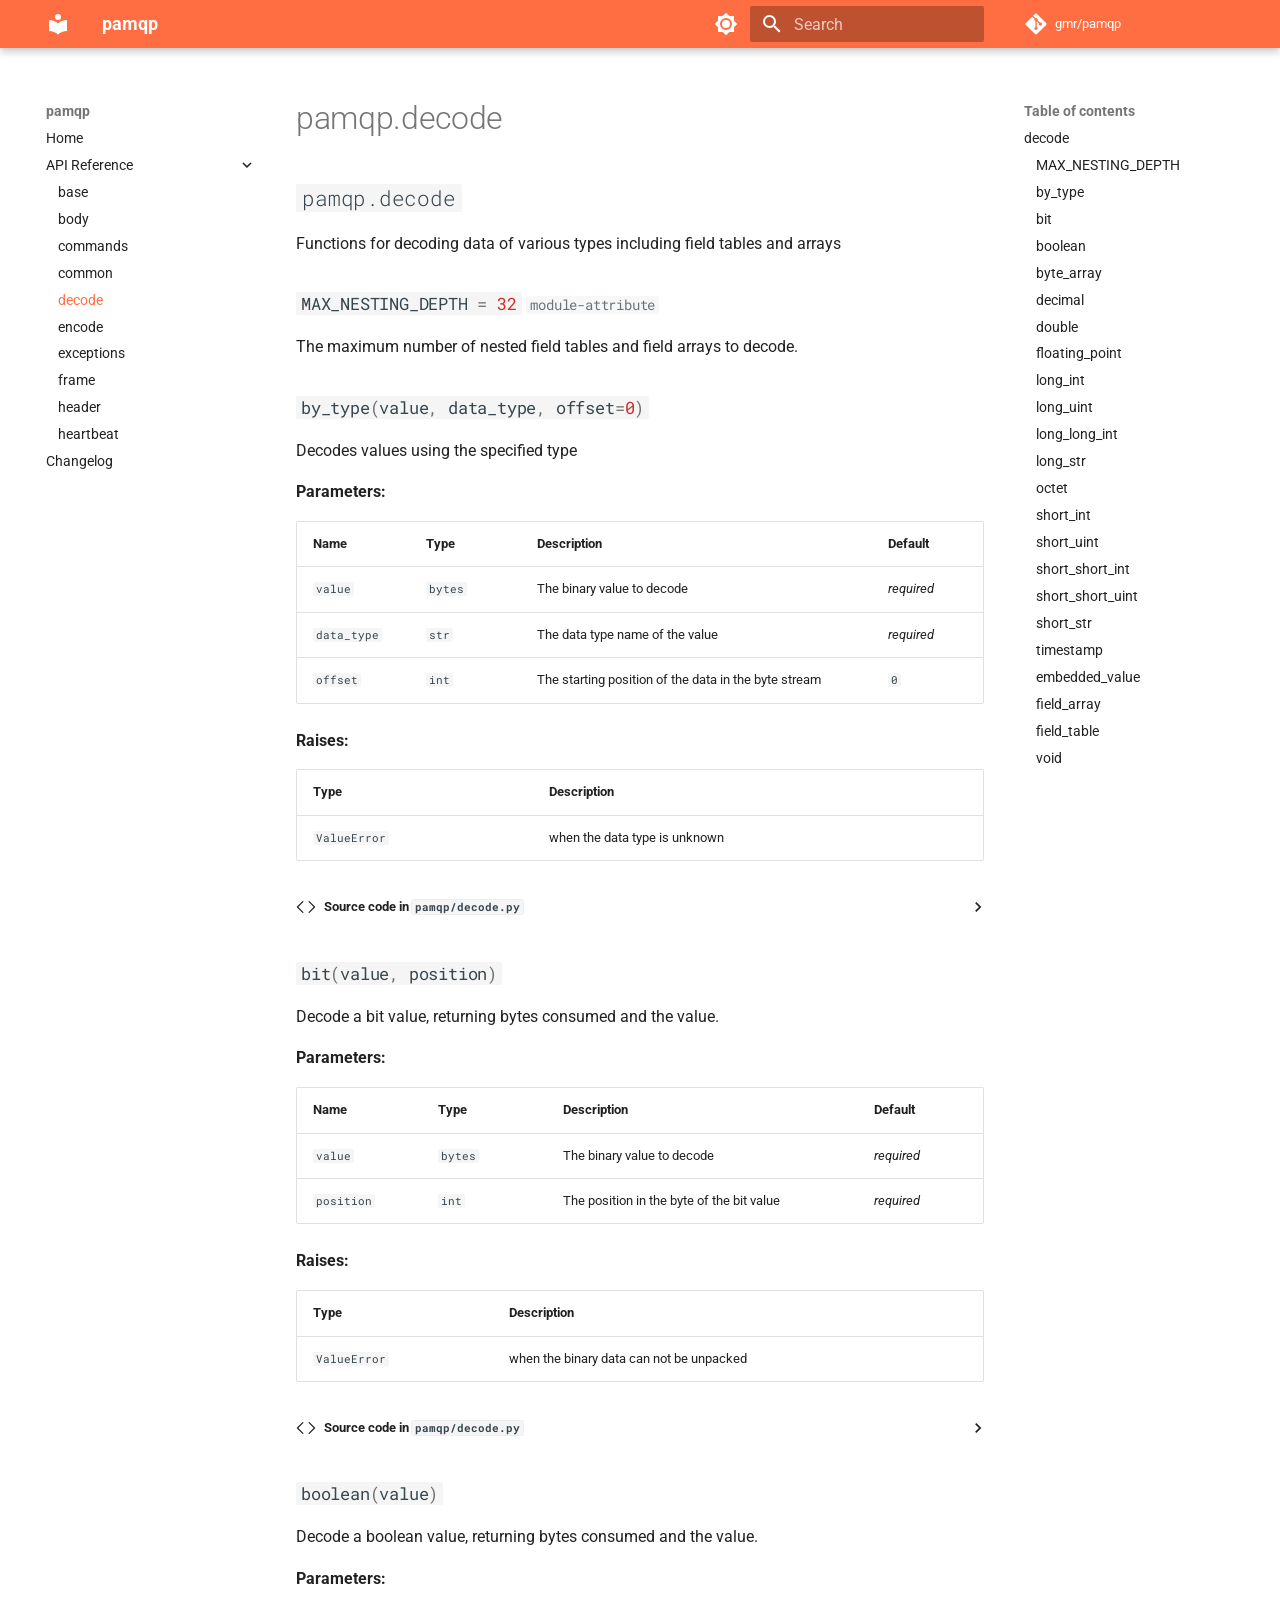
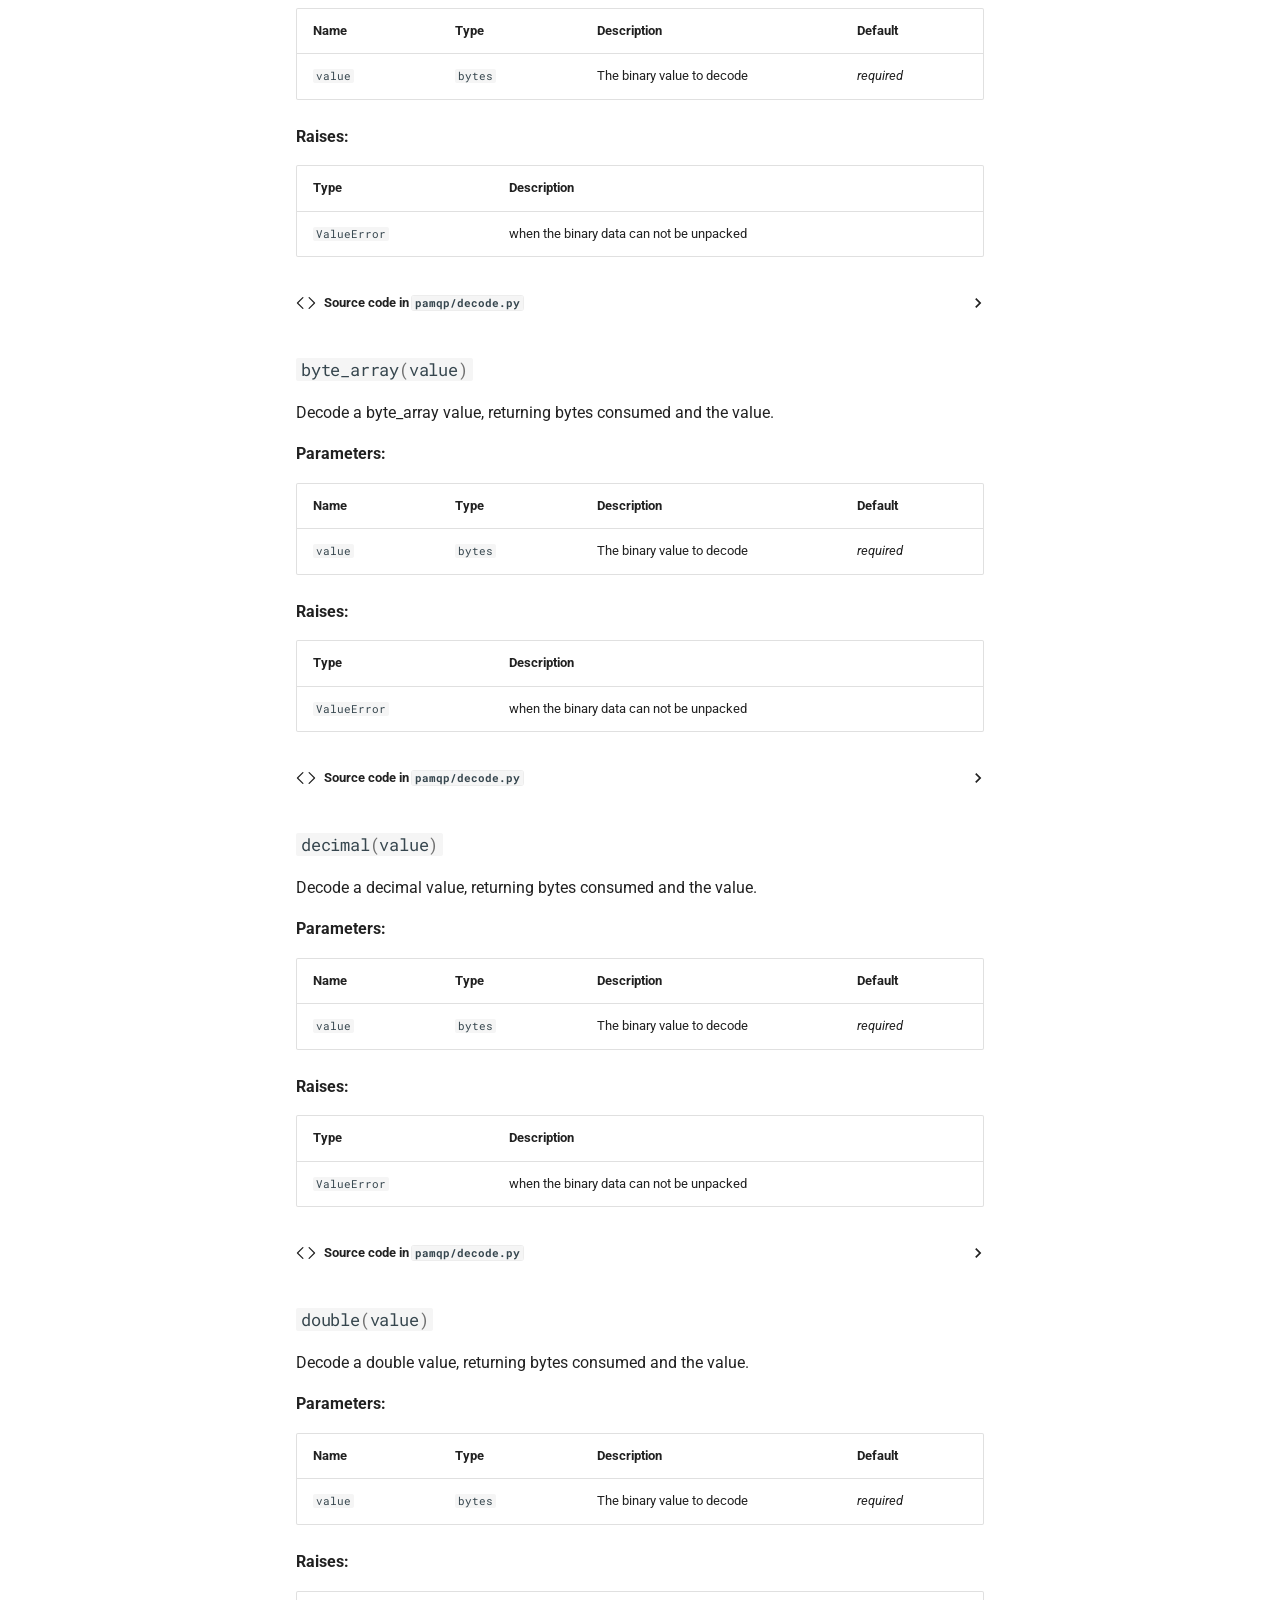
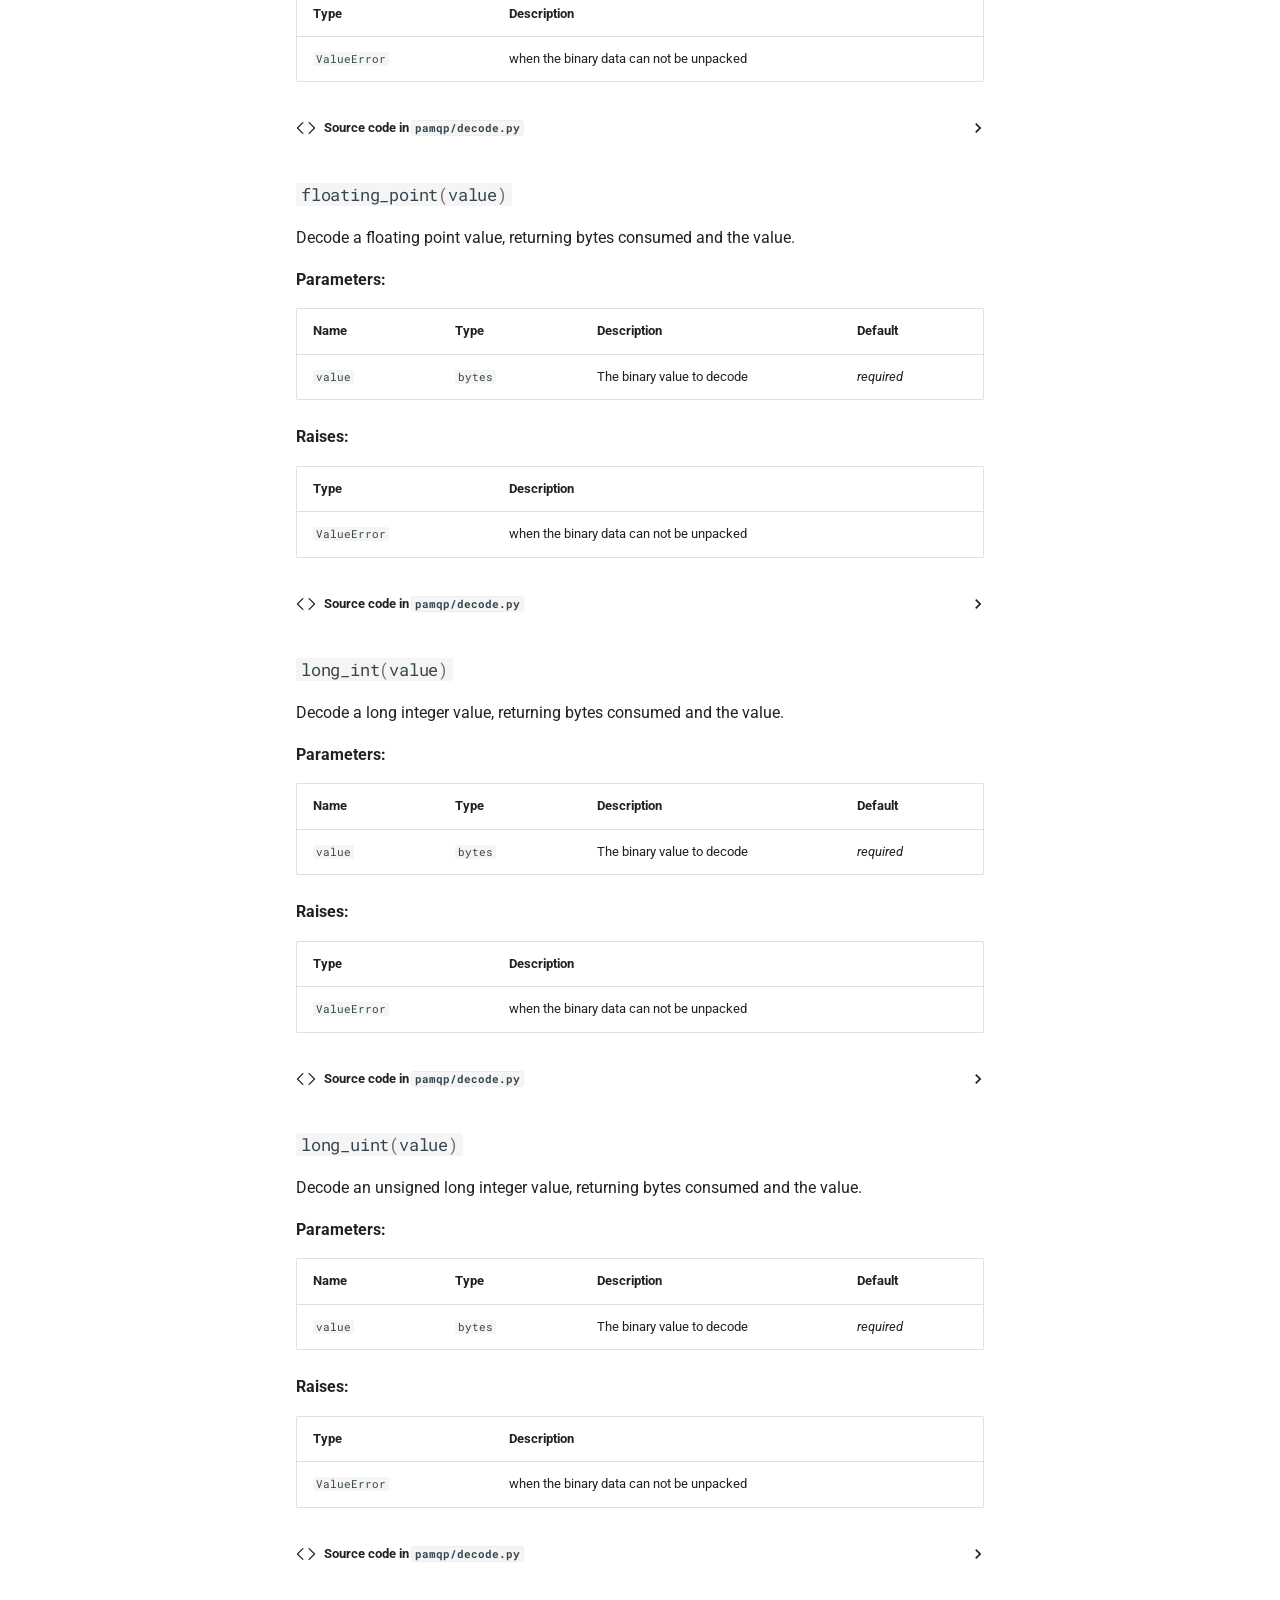
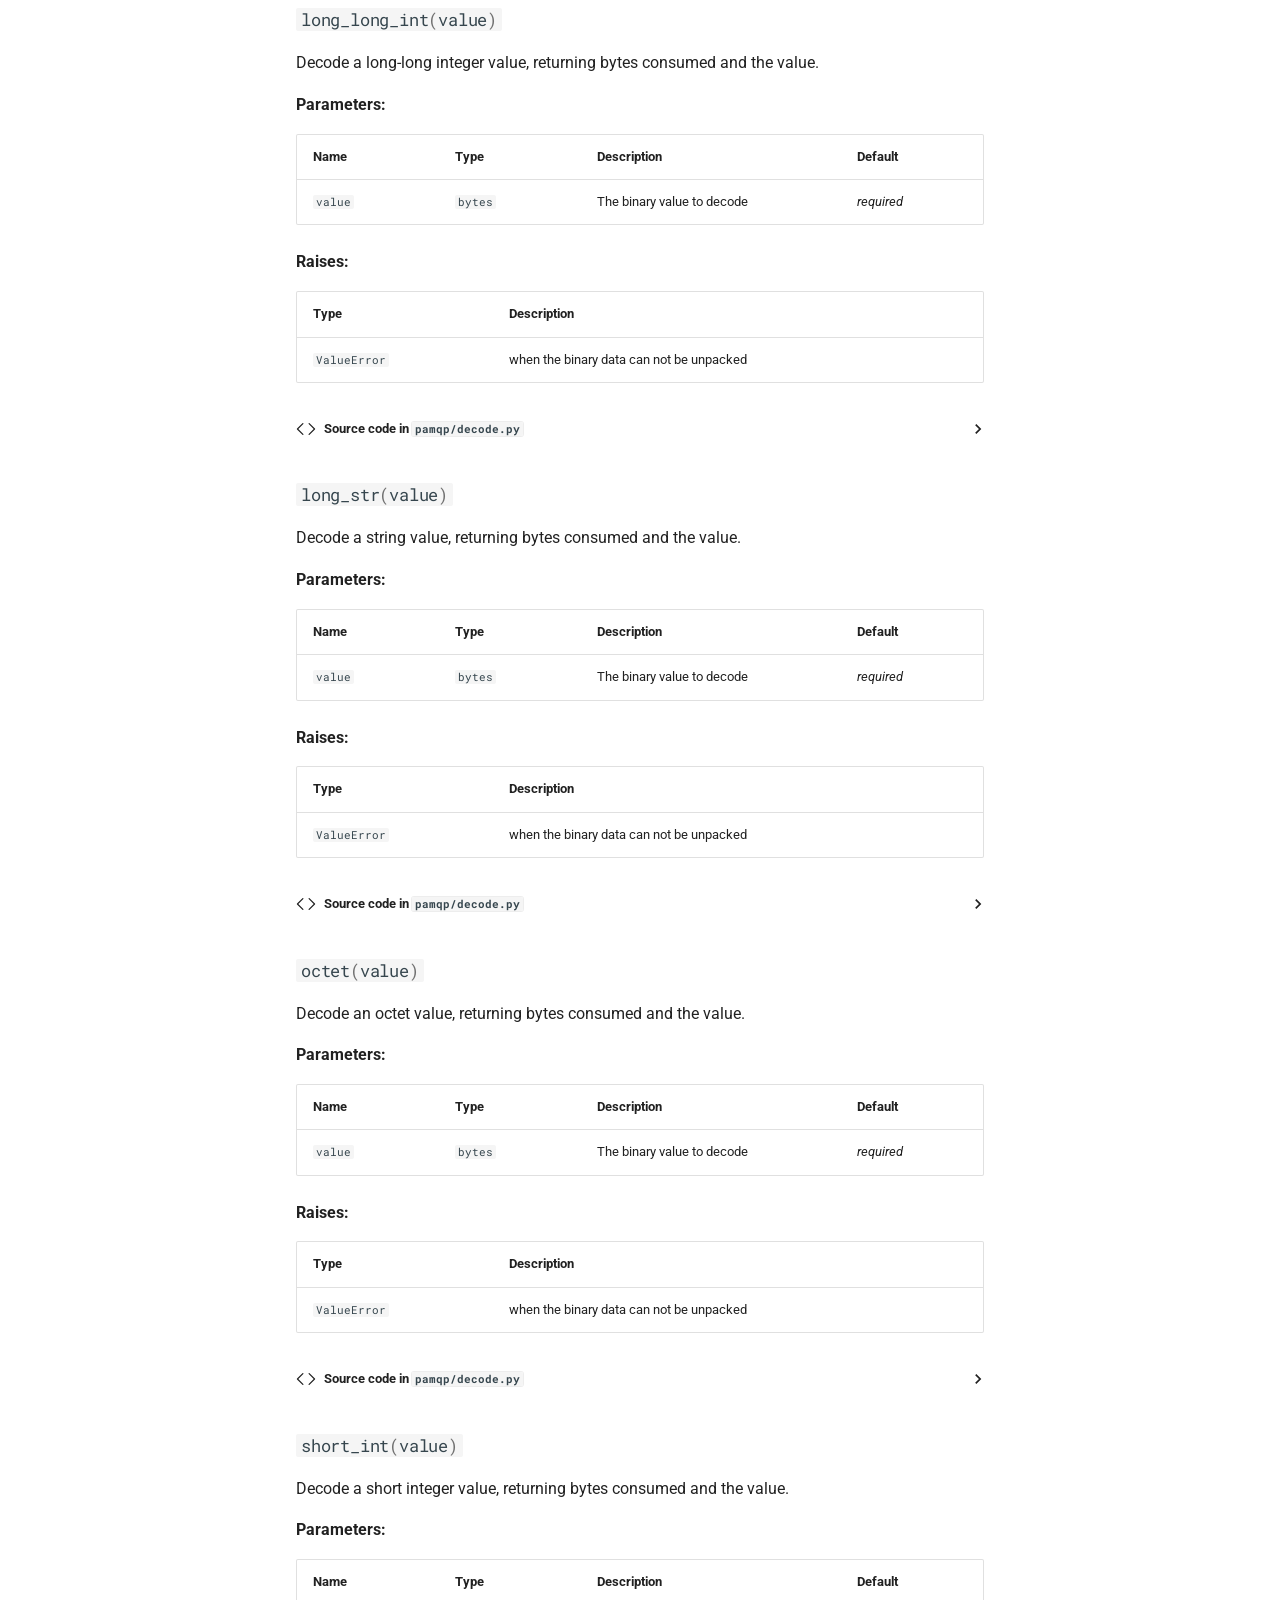
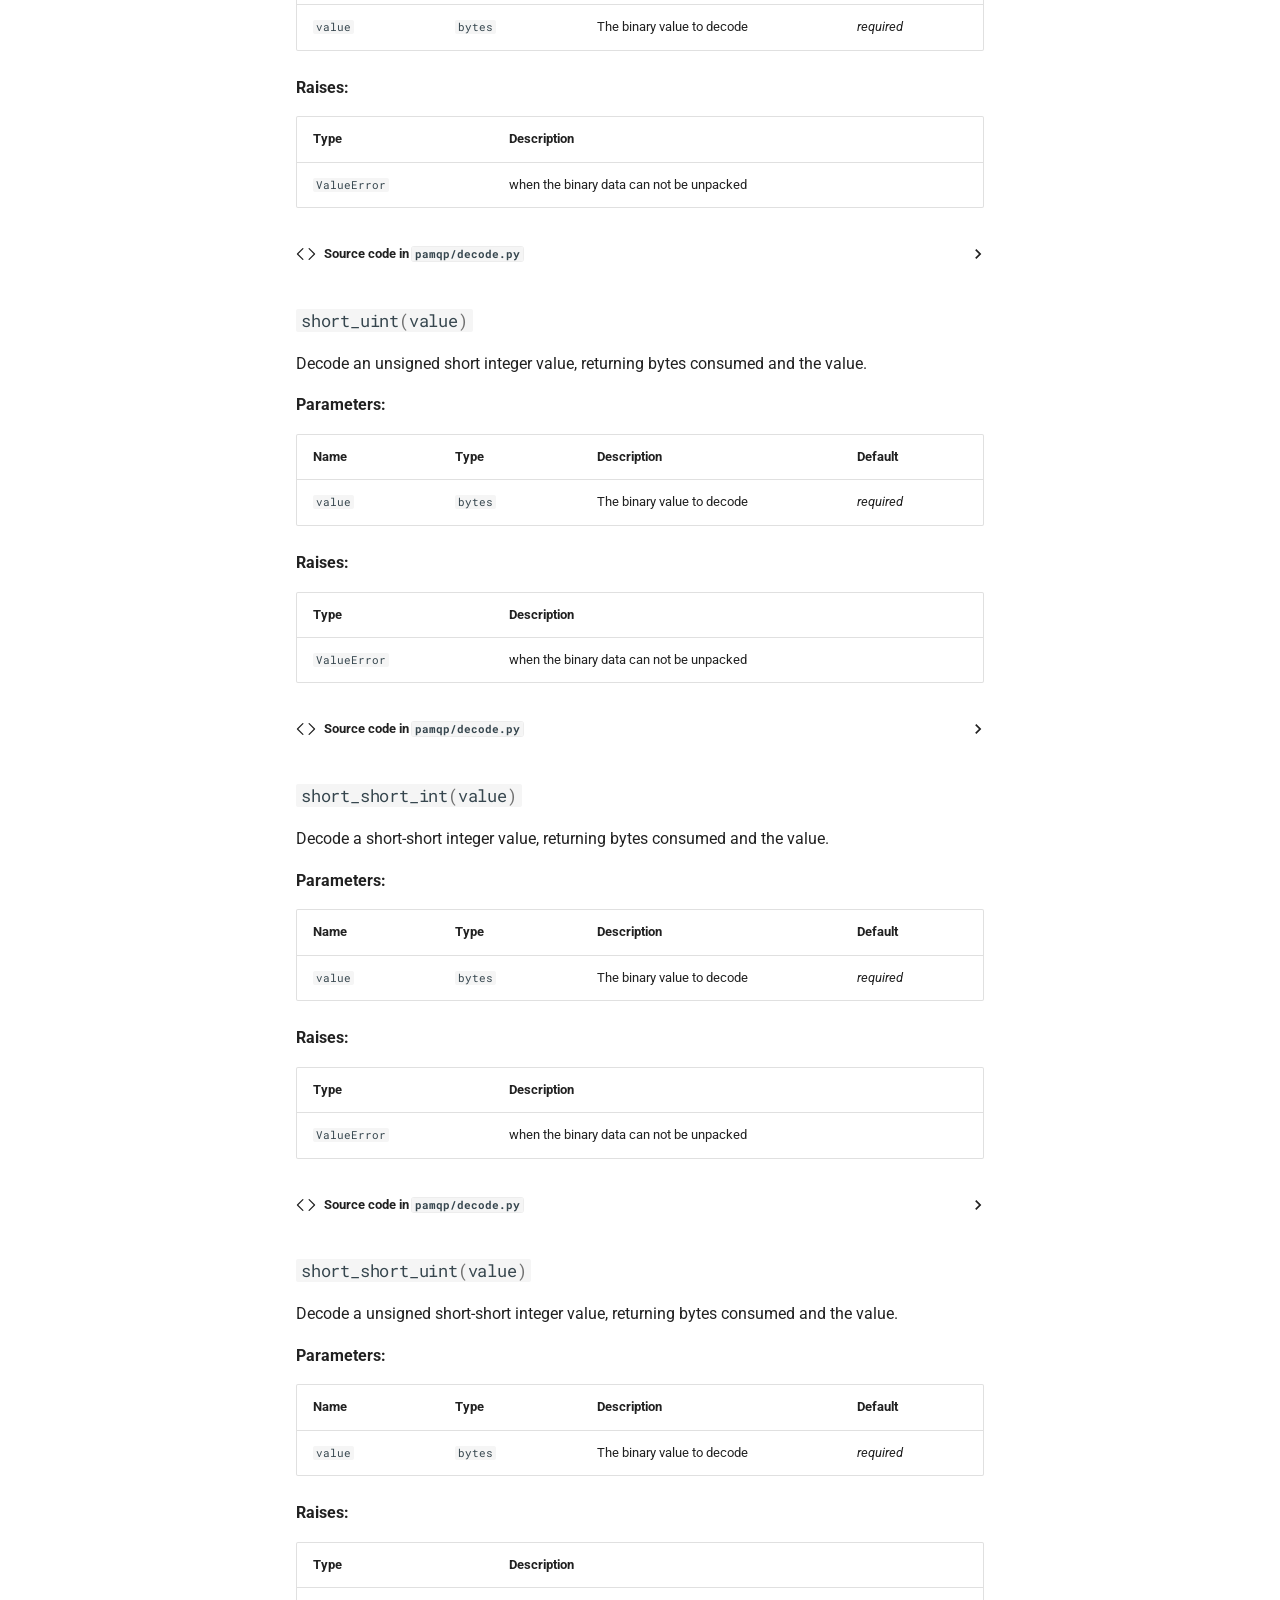
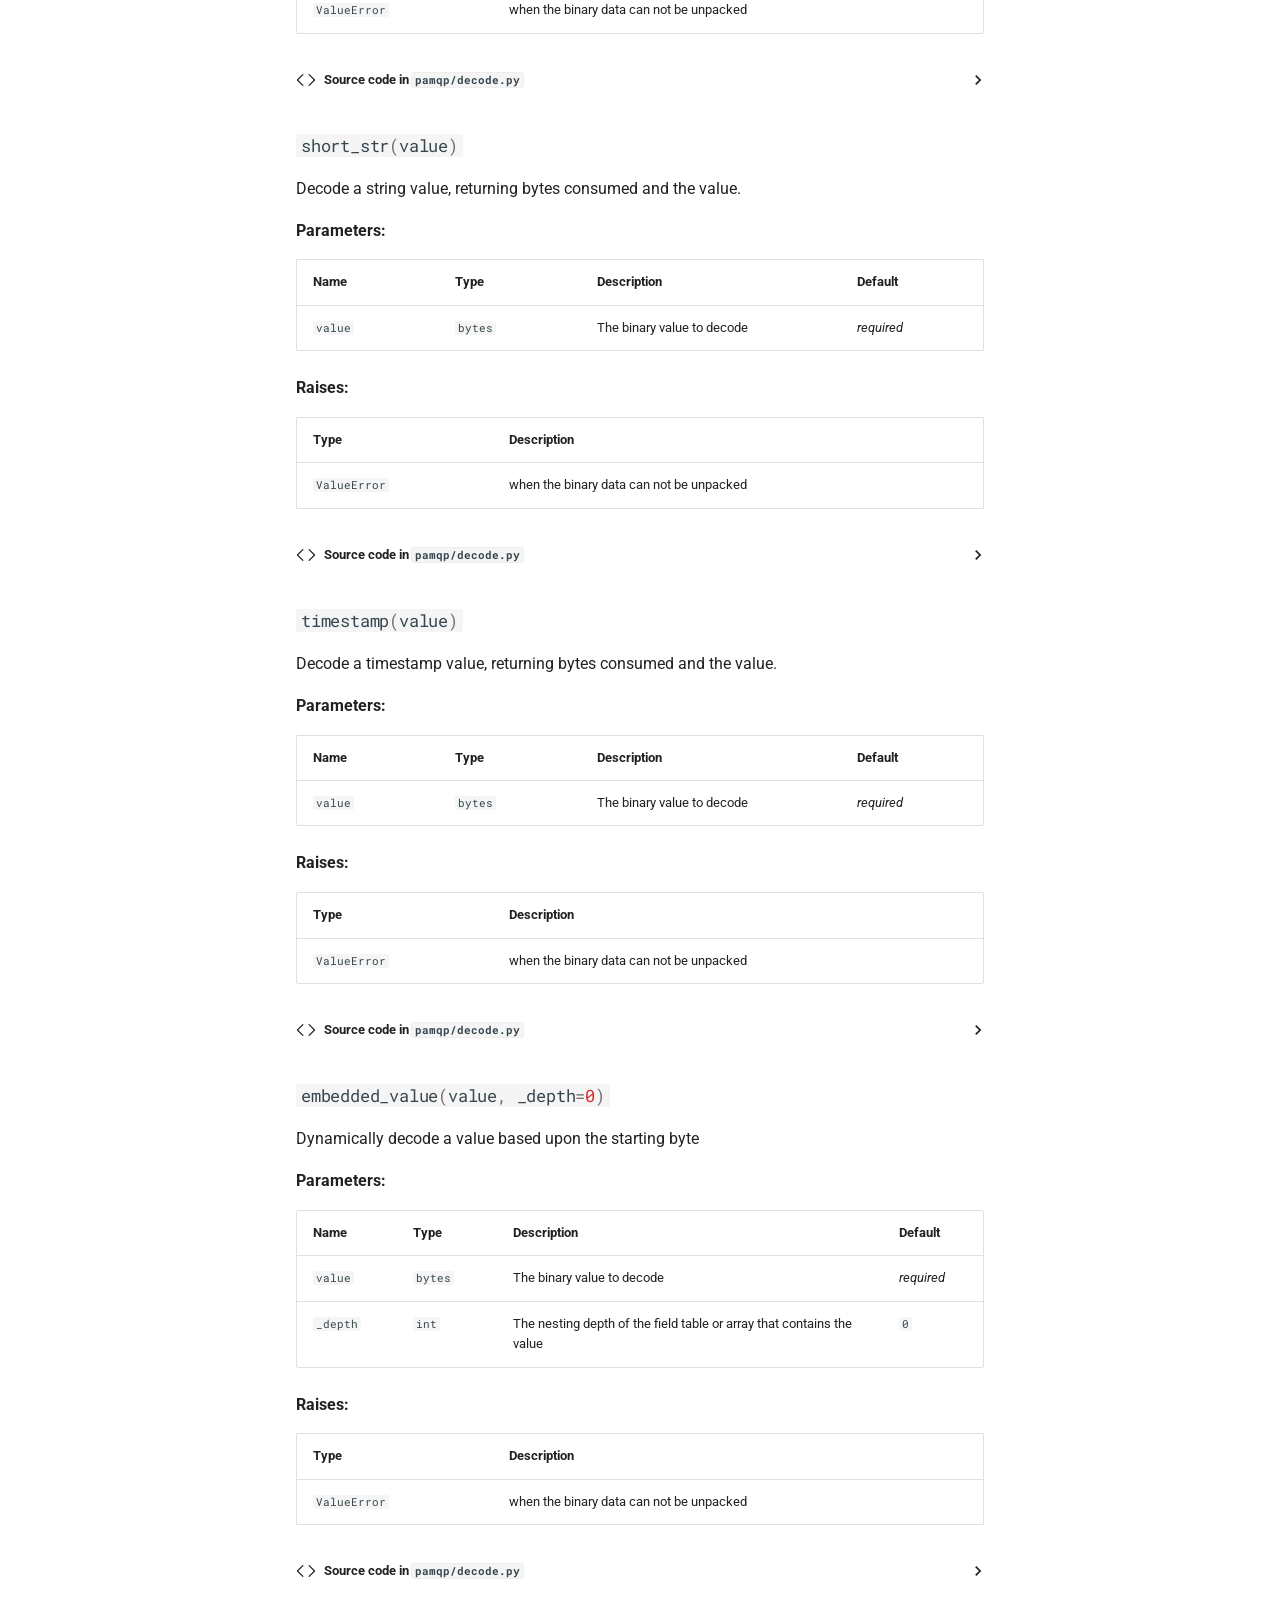
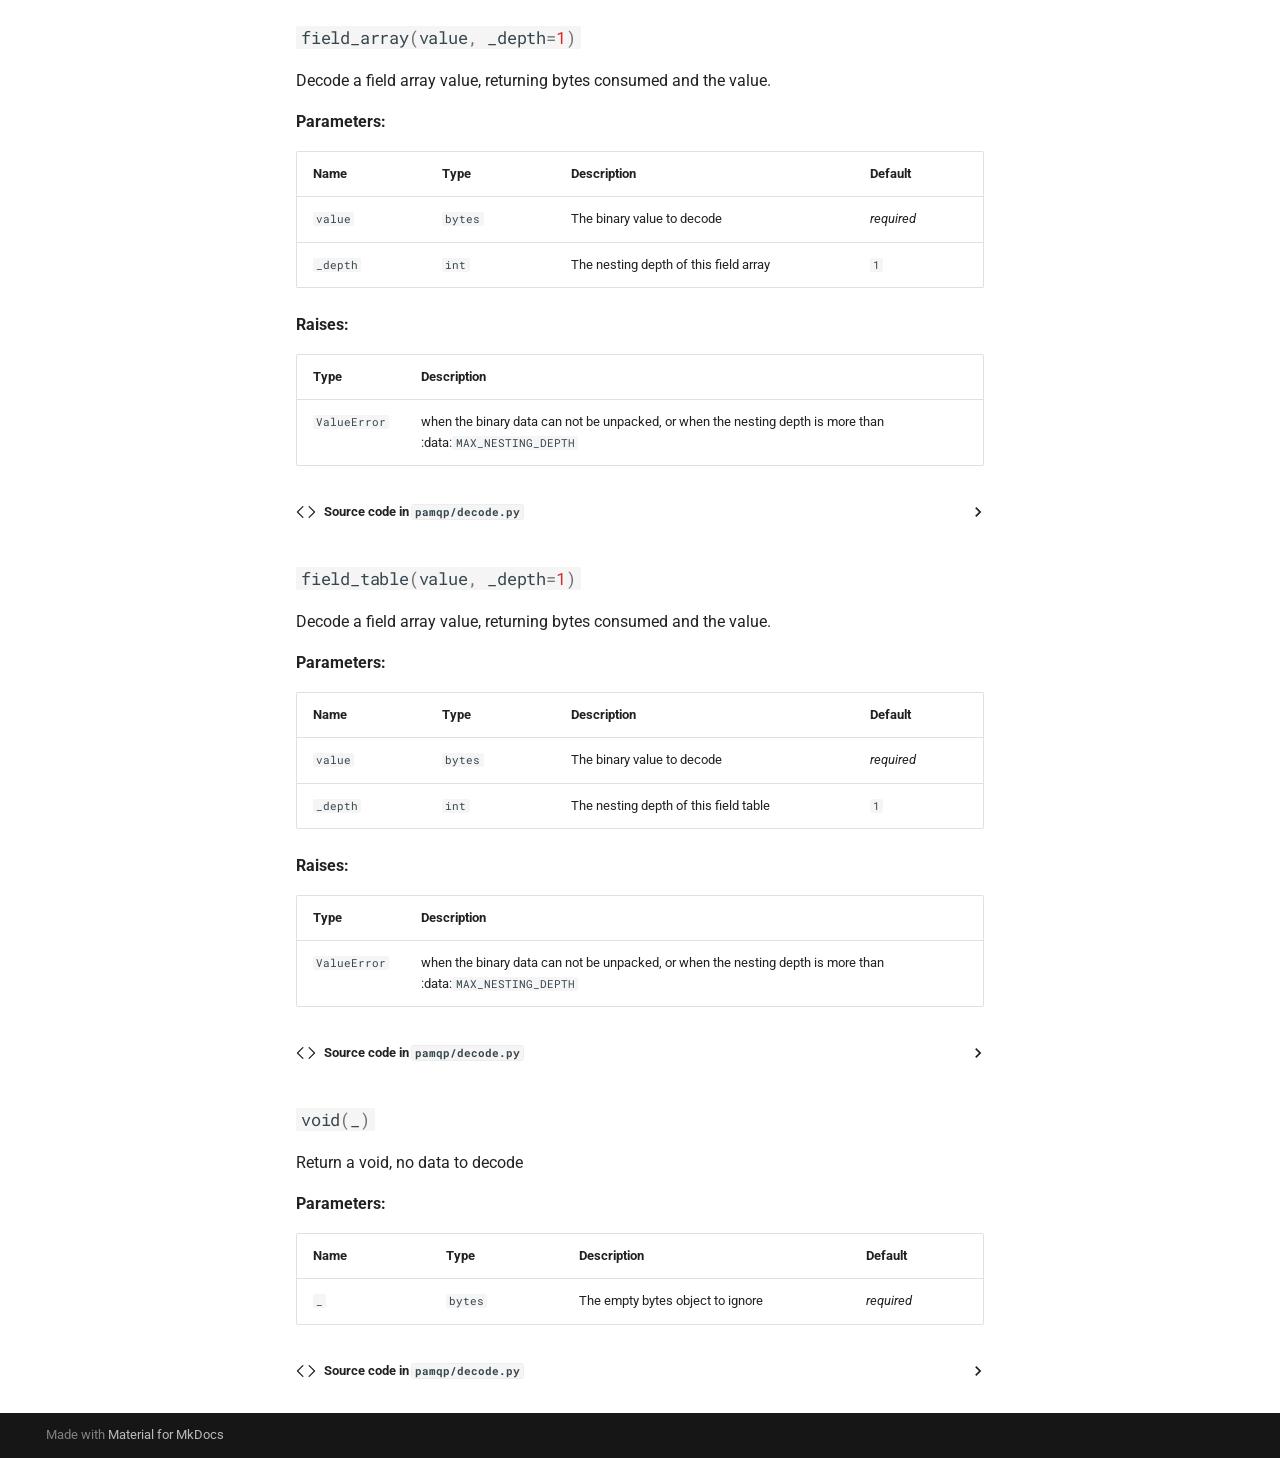
<file: api/decode/index.html>
<!doctype html>
<html lang="en" class="no-js">
  <head>
    
      <meta charset="utf-8">
      <meta name="viewport" content="width=device-width,initial-scale=1">
      
      
      
        <link rel="canonical" href="https://gmr.github.io/pamqp/api/decode/">
      
      
        <link rel="prev" href="../common/">
      
      
        <link rel="next" href="../encode/">
      
      
        
      
      
      <link rel="icon" href="../../assets/images/favicon.png">
      <meta name="generator" content="mkdocs-1.6.1, mkdocs-material-9.7.7">
    
    
      
        <title>decode - pamqp</title>
      
    
    
      <link rel="stylesheet" href="../../assets/stylesheets/main.ec1eaa64.min.css">
      
        
        <link rel="stylesheet" href="../../assets/stylesheets/palette.ab4e12ef.min.css">
      
      


    
    
      
    
    
      
        
        
        <link rel="preconnect" href="https://fonts.gstatic.com" crossorigin>
        <link rel="stylesheet" href="https://fonts.googleapis.com/css?family=Roboto:300,300i,400,400i,700,700i%7CRoboto+Mono:400,400i,700,700i&display=fallback">
        <style>:root{--md-text-font:"Roboto";--md-code-font:"Roboto Mono"}</style>
      
    
    
      <link rel="stylesheet" href="../../assets/_mkdocstrings.css">
    
    <script>__md_scope=new URL("../..",location),__md_hash=e=>[...e].reduce(((e,_)=>(e<<5)-e+_.charCodeAt(0)),0),__md_get=(e,_=localStorage,t=__md_scope)=>JSON.parse(_.getItem(t.pathname+"."+e)),__md_set=(e,_,t=localStorage,a=__md_scope)=>{try{t.setItem(a.pathname+"."+e,JSON.stringify(_))}catch(e){}}</script>
    
      

    
    
  </head>
  
  
    
    
      
    
    
    
    
    <body dir="ltr" data-md-color-scheme="default" data-md-color-primary="deep-orange" data-md-color-accent="indigo">
  
    
    <input class="md-toggle" data-md-toggle="drawer" type="checkbox" id="__drawer" autocomplete="off">
    <input class="md-toggle" data-md-toggle="search" type="checkbox" id="__search" autocomplete="off">
    <label class="md-overlay" for="__drawer"></label>
    <div data-md-component="skip">
      
        
        <a href="#pamqpdecode" class="md-skip">
          Skip to content
        </a>
      
    </div>
    <div data-md-component="announce">
      
    </div>
    
    
      

  

<header class="md-header md-header--shadow" data-md-component="header">
  <nav class="md-header__inner md-grid" aria-label="Header">
    <a href="../.." title="pamqp" class="md-header__button md-logo" aria-label="pamqp" data-md-component="logo">
      
  
  <svg xmlns="http://www.w3.org/2000/svg" viewBox="0 0 24 24"><path d="M12 8a3 3 0 0 0 3-3 3 3 0 0 0-3-3 3 3 0 0 0-3 3 3 3 0 0 0 3 3m0 3.54C9.64 9.35 6.5 8 3 8v11c3.5 0 6.64 1.35 9 3.54 2.36-2.19 5.5-3.54 9-3.54V8c-3.5 0-6.64 1.35-9 3.54"/></svg>

    </a>
    <label class="md-header__button md-icon" for="__drawer">
      
      <svg xmlns="http://www.w3.org/2000/svg" viewBox="0 0 24 24"><path d="M3 6h18v2H3zm0 5h18v2H3zm0 5h18v2H3z"/></svg>
    </label>
    <div class="md-header__title" data-md-component="header-title">
      <div class="md-header__ellipsis">
        <div class="md-header__topic">
          <span class="md-ellipsis">
            pamqp
          </span>
        </div>
        <div class="md-header__topic" data-md-component="header-topic">
          <span class="md-ellipsis">
            
              decode
            
          </span>
        </div>
      </div>
    </div>
    
      
        <form class="md-header__option" data-md-component="palette">
  
    
    
    
    <input class="md-option" data-md-color-media="" data-md-color-scheme="default" data-md-color-primary="deep-orange" data-md-color-accent="indigo"  aria-label="Switch to dark mode"  type="radio" name="__palette" id="__palette_0">
    
      <label class="md-header__button md-icon" title="Switch to dark mode" for="__palette_1" hidden>
        <svg xmlns="http://www.w3.org/2000/svg" viewBox="0 0 24 24"><path d="M12 8a4 4 0 0 0-4 4 4 4 0 0 0 4 4 4 4 0 0 0 4-4 4 4 0 0 0-4-4m0 10a6 6 0 0 1-6-6 6 6 0 0 1 6-6 6 6 0 0 1 6 6 6 6 0 0 1-6 6m8-9.31V4h-4.69L12 .69 8.69 4H4v4.69L.69 12 4 15.31V20h4.69L12 23.31 15.31 20H20v-4.69L23.31 12z"/></svg>
      </label>
    
  
    
    
    
    <input class="md-option" data-md-color-media="" data-md-color-scheme="slate" data-md-color-primary="deep-orange" data-md-color-accent="indigo"  aria-label="Switch to light mode"  type="radio" name="__palette" id="__palette_1">
    
      <label class="md-header__button md-icon" title="Switch to light mode" for="__palette_0" hidden>
        <svg xmlns="http://www.w3.org/2000/svg" viewBox="0 0 24 24"><path d="M12 18c-.89 0-1.74-.2-2.5-.55C11.56 16.5 13 14.42 13 12s-1.44-4.5-3.5-5.45C10.26 6.2 11.11 6 12 6a6 6 0 0 1 6 6 6 6 0 0 1-6 6m8-9.31V4h-4.69L12 .69 8.69 4H4v4.69L.69 12 4 15.31V20h4.69L12 23.31 15.31 20H20v-4.69L23.31 12z"/></svg>
      </label>
    
  
</form>
      
    
    
      <script>var palette=__md_get("__palette");if(palette&&palette.color){if("(prefers-color-scheme)"===palette.color.media){var media=matchMedia("(prefers-color-scheme: light)"),input=document.querySelector(media.matches?"[data-md-color-media='(prefers-color-scheme: light)']":"[data-md-color-media='(prefers-color-scheme: dark)']");palette.color.media=input.getAttribute("data-md-color-media"),palette.color.scheme=input.getAttribute("data-md-color-scheme"),palette.color.primary=input.getAttribute("data-md-color-primary"),palette.color.accent=input.getAttribute("data-md-color-accent")}for(var[key,value]of Object.entries(palette.color))document.body.setAttribute("data-md-color-"+key,value)}</script>
    
    
    
      
      
        <label class="md-header__button md-icon" for="__search">
          
          <svg xmlns="http://www.w3.org/2000/svg" viewBox="0 0 24 24"><path d="M9.5 3A6.5 6.5 0 0 1 16 9.5c0 1.61-.59 3.09-1.56 4.23l.27.27h.79l5 5-1.5 1.5-5-5v-.79l-.27-.27A6.52 6.52 0 0 1 9.5 16 6.5 6.5 0 0 1 3 9.5 6.5 6.5 0 0 1 9.5 3m0 2C7 5 5 7 5 9.5S7 14 9.5 14 14 12 14 9.5 12 5 9.5 5"/></svg>
        </label>
        <div class="md-search" data-md-component="search" role="dialog">
  <label class="md-search__overlay" for="__search"></label>
  <div class="md-search__inner" role="search">
    <form class="md-search__form" name="search">
      <input type="text" class="md-search__input" name="query" aria-label="Search" placeholder="Search" autocapitalize="off" autocorrect="off" autocomplete="off" spellcheck="false" data-md-component="search-query" required>
      <label class="md-search__icon md-icon" for="__search">
        
        <svg xmlns="http://www.w3.org/2000/svg" viewBox="0 0 24 24"><path d="M9.5 3A6.5 6.5 0 0 1 16 9.5c0 1.61-.59 3.09-1.56 4.23l.27.27h.79l5 5-1.5 1.5-5-5v-.79l-.27-.27A6.52 6.52 0 0 1 9.5 16 6.5 6.5 0 0 1 3 9.5 6.5 6.5 0 0 1 9.5 3m0 2C7 5 5 7 5 9.5S7 14 9.5 14 14 12 14 9.5 12 5 9.5 5"/></svg>
        
        <svg xmlns="http://www.w3.org/2000/svg" viewBox="0 0 24 24"><path d="M20 11v2H8l5.5 5.5-1.42 1.42L4.16 12l7.92-7.92L13.5 5.5 8 11z"/></svg>
      </label>
      <nav class="md-search__options" aria-label="Search">
        
        <button type="reset" class="md-search__icon md-icon" title="Clear" aria-label="Clear" tabindex="-1">
          
          <svg xmlns="http://www.w3.org/2000/svg" viewBox="0 0 24 24"><path d="M19 6.41 17.59 5 12 10.59 6.41 5 5 6.41 10.59 12 5 17.59 6.41 19 12 13.41 17.59 19 19 17.59 13.41 12z"/></svg>
        </button>
      </nav>
      
    </form>
    <div class="md-search__output">
      <div class="md-search__scrollwrap" tabindex="0" data-md-scrollfix>
        <div class="md-search-result" data-md-component="search-result">
          <div class="md-search-result__meta">
            Initializing search
          </div>
          <ol class="md-search-result__list" role="presentation"></ol>
        </div>
      </div>
    </div>
  </div>
</div>
      
    
    
      <div class="md-header__source">
        <a href="https://github.com/gmr/pamqp" title="Go to repository" class="md-source" data-md-component="source">
  <div class="md-source__icon md-icon">
    
    <svg xmlns="http://www.w3.org/2000/svg" viewBox="0 0 448 512"><!--! Font Awesome Free 7.1.0 by @fontawesome - https://fontawesome.com License - https://fontawesome.com/license/free (Icons: CC BY 4.0, Fonts: SIL OFL 1.1, Code: MIT License) Copyright 2025 Fonticons, Inc.--><path d="M439.6 236.1 244 40.5c-5.4-5.5-12.8-8.5-20.4-8.5s-15 3-20.4 8.4L162.5 81l51.5 51.5c27.1-9.1 52.7 16.8 43.4 43.7l49.7 49.7c34.2-11.8 61.2 31 35.5 56.7-26.5 26.5-70.2-2.9-56-37.3L240.3 199v121.9c25.3 12.5 22.3 41.8 9.1 55-6.4 6.4-15.2 10.1-24.3 10.1s-17.8-3.6-24.3-10.1c-17.6-17.6-11.1-46.9 11.2-56v-123c-20.8-8.5-24.6-30.7-18.6-45L142.6 101 8.5 235.1C3 240.6 0 247.9 0 255.5s3 15 8.5 20.4l195.6 195.7c5.4 5.4 12.7 8.4 20.4 8.4s15-3 20.4-8.4l194.7-194.7c5.4-5.4 8.4-12.8 8.4-20.4s-3-15-8.4-20.4"/></svg>
  </div>
  <div class="md-source__repository">
    gmr/pamqp
  </div>
</a>
      </div>
    
  </nav>
  
</header>
    
    <div class="md-container" data-md-component="container">
      
      
        
          
        
      
      <main class="md-main" data-md-component="main">
        <div class="md-main__inner md-grid">
          
            
              
              <div class="md-sidebar md-sidebar--primary" data-md-component="sidebar" data-md-type="navigation" >
                <div class="md-sidebar__scrollwrap">
                  <div class="md-sidebar__inner">
                    



<nav class="md-nav md-nav--primary" aria-label="Navigation" data-md-level="0">
  <label class="md-nav__title" for="__drawer">
    <a href="../.." title="pamqp" class="md-nav__button md-logo" aria-label="pamqp" data-md-component="logo">
      
  
  <svg xmlns="http://www.w3.org/2000/svg" viewBox="0 0 24 24"><path d="M12 8a3 3 0 0 0 3-3 3 3 0 0 0-3-3 3 3 0 0 0-3 3 3 3 0 0 0 3 3m0 3.54C9.64 9.35 6.5 8 3 8v11c3.5 0 6.64 1.35 9 3.54 2.36-2.19 5.5-3.54 9-3.54V8c-3.5 0-6.64 1.35-9 3.54"/></svg>

    </a>
    pamqp
  </label>
  
    <div class="md-nav__source">
      <a href="https://github.com/gmr/pamqp" title="Go to repository" class="md-source" data-md-component="source">
  <div class="md-source__icon md-icon">
    
    <svg xmlns="http://www.w3.org/2000/svg" viewBox="0 0 448 512"><!--! Font Awesome Free 7.1.0 by @fontawesome - https://fontawesome.com License - https://fontawesome.com/license/free (Icons: CC BY 4.0, Fonts: SIL OFL 1.1, Code: MIT License) Copyright 2025 Fonticons, Inc.--><path d="M439.6 236.1 244 40.5c-5.4-5.5-12.8-8.5-20.4-8.5s-15 3-20.4 8.4L162.5 81l51.5 51.5c27.1-9.1 52.7 16.8 43.4 43.7l49.7 49.7c34.2-11.8 61.2 31 35.5 56.7-26.5 26.5-70.2-2.9-56-37.3L240.3 199v121.9c25.3 12.5 22.3 41.8 9.1 55-6.4 6.4-15.2 10.1-24.3 10.1s-17.8-3.6-24.3-10.1c-17.6-17.6-11.1-46.9 11.2-56v-123c-20.8-8.5-24.6-30.7-18.6-45L142.6 101 8.5 235.1C3 240.6 0 247.9 0 255.5s3 15 8.5 20.4l195.6 195.7c5.4 5.4 12.7 8.4 20.4 8.4s15-3 20.4-8.4l194.7-194.7c5.4-5.4 8.4-12.8 8.4-20.4s-3-15-8.4-20.4"/></svg>
  </div>
  <div class="md-source__repository">
    gmr/pamqp
  </div>
</a>
    </div>
  
  <ul class="md-nav__list" data-md-scrollfix>
    
      
      
  
  
  
  
    <li class="md-nav__item">
      <a href="../.." class="md-nav__link">
        
  
  
  <span class="md-ellipsis">
    
  
    Home
  

    
  </span>
  
  

      </a>
    </li>
  

    
      
      
  
  
    
  
  
  
    
    
    
    
    
    <li class="md-nav__item md-nav__item--active md-nav__item--nested">
      
        
        
        <input class="md-nav__toggle md-toggle " type="checkbox" id="__nav_2" checked>
        
          
          <label class="md-nav__link" for="__nav_2" id="__nav_2_label" tabindex="0">
            
  
  
  <span class="md-ellipsis">
    
  
    API Reference
  

    
  </span>
  
  

            <span class="md-nav__icon md-icon"></span>
          </label>
        
        <nav class="md-nav" data-md-level="1" aria-labelledby="__nav_2_label" aria-expanded="true">
          <label class="md-nav__title" for="__nav_2">
            <span class="md-nav__icon md-icon"></span>
            
  
    API Reference
  

          </label>
          <ul class="md-nav__list" data-md-scrollfix>
            
              
                
  
  
  
  
    <li class="md-nav__item">
      <a href="../base/" class="md-nav__link">
        
  
  
  <span class="md-ellipsis">
    
  
    base
  

    
  </span>
  
  

      </a>
    </li>
  

              
            
              
                
  
  
  
  
    <li class="md-nav__item">
      <a href="../body/" class="md-nav__link">
        
  
  
  <span class="md-ellipsis">
    
  
    body
  

    
  </span>
  
  

      </a>
    </li>
  

              
            
              
                
  
  
  
  
    <li class="md-nav__item">
      <a href="../commands/" class="md-nav__link">
        
  
  
  <span class="md-ellipsis">
    
  
    commands
  

    
  </span>
  
  

      </a>
    </li>
  

              
            
              
                
  
  
  
  
    <li class="md-nav__item">
      <a href="../common/" class="md-nav__link">
        
  
  
  <span class="md-ellipsis">
    
  
    common
  

    
  </span>
  
  

      </a>
    </li>
  

              
            
              
                
  
  
    
  
  
  
    <li class="md-nav__item md-nav__item--active">
      
      <input class="md-nav__toggle md-toggle" type="checkbox" id="__toc">
      
      
        
      
      
        <label class="md-nav__link md-nav__link--active" for="__toc">
          
  
  
  <span class="md-ellipsis">
    
  
    decode
  

    
  </span>
  
  

          <span class="md-nav__icon md-icon"></span>
        </label>
      
      <a href="./" class="md-nav__link md-nav__link--active">
        
  
  
  <span class="md-ellipsis">
    
  
    decode
  

    
  </span>
  
  

      </a>
      
        

<nav class="md-nav md-nav--secondary" aria-label="Table of contents">
  
  
  
    
  
  
    <label class="md-nav__title" for="__toc">
      <span class="md-nav__icon md-icon"></span>
      Table of contents
    </label>
    <ul class="md-nav__list" data-md-component="toc" data-md-scrollfix>
      
        <li class="md-nav__item">
  <a href="#pamqp.decode" class="md-nav__link">
    <span class="md-ellipsis">
      
        decode
      
    </span>
  </a>
  
    <nav class="md-nav" aria-label="decode">
      <ul class="md-nav__list">
        
          <li class="md-nav__item">
  <a href="#pamqp.decode.MAX_NESTING_DEPTH" class="md-nav__link">
    <span class="md-ellipsis">
      
        MAX_NESTING_DEPTH
      
    </span>
  </a>
  
</li>
        
          <li class="md-nav__item">
  <a href="#pamqp.decode.by_type" class="md-nav__link">
    <span class="md-ellipsis">
      
        by_type
      
    </span>
  </a>
  
</li>
        
          <li class="md-nav__item">
  <a href="#pamqp.decode.bit" class="md-nav__link">
    <span class="md-ellipsis">
      
        bit
      
    </span>
  </a>
  
</li>
        
          <li class="md-nav__item">
  <a href="#pamqp.decode.boolean" class="md-nav__link">
    <span class="md-ellipsis">
      
        boolean
      
    </span>
  </a>
  
</li>
        
          <li class="md-nav__item">
  <a href="#pamqp.decode.byte_array" class="md-nav__link">
    <span class="md-ellipsis">
      
        byte_array
      
    </span>
  </a>
  
</li>
        
          <li class="md-nav__item">
  <a href="#pamqp.decode.decimal" class="md-nav__link">
    <span class="md-ellipsis">
      
        decimal
      
    </span>
  </a>
  
</li>
        
          <li class="md-nav__item">
  <a href="#pamqp.decode.double" class="md-nav__link">
    <span class="md-ellipsis">
      
        double
      
    </span>
  </a>
  
</li>
        
          <li class="md-nav__item">
  <a href="#pamqp.decode.floating_point" class="md-nav__link">
    <span class="md-ellipsis">
      
        floating_point
      
    </span>
  </a>
  
</li>
        
          <li class="md-nav__item">
  <a href="#pamqp.decode.long_int" class="md-nav__link">
    <span class="md-ellipsis">
      
        long_int
      
    </span>
  </a>
  
</li>
        
          <li class="md-nav__item">
  <a href="#pamqp.decode.long_uint" class="md-nav__link">
    <span class="md-ellipsis">
      
        long_uint
      
    </span>
  </a>
  
</li>
        
          <li class="md-nav__item">
  <a href="#pamqp.decode.long_long_int" class="md-nav__link">
    <span class="md-ellipsis">
      
        long_long_int
      
    </span>
  </a>
  
</li>
        
          <li class="md-nav__item">
  <a href="#pamqp.decode.long_str" class="md-nav__link">
    <span class="md-ellipsis">
      
        long_str
      
    </span>
  </a>
  
</li>
        
          <li class="md-nav__item">
  <a href="#pamqp.decode.octet" class="md-nav__link">
    <span class="md-ellipsis">
      
        octet
      
    </span>
  </a>
  
</li>
        
          <li class="md-nav__item">
  <a href="#pamqp.decode.short_int" class="md-nav__link">
    <span class="md-ellipsis">
      
        short_int
      
    </span>
  </a>
  
</li>
        
          <li class="md-nav__item">
  <a href="#pamqp.decode.short_uint" class="md-nav__link">
    <span class="md-ellipsis">
      
        short_uint
      
    </span>
  </a>
  
</li>
        
          <li class="md-nav__item">
  <a href="#pamqp.decode.short_short_int" class="md-nav__link">
    <span class="md-ellipsis">
      
        short_short_int
      
    </span>
  </a>
  
</li>
        
          <li class="md-nav__item">
  <a href="#pamqp.decode.short_short_uint" class="md-nav__link">
    <span class="md-ellipsis">
      
        short_short_uint
      
    </span>
  </a>
  
</li>
        
          <li class="md-nav__item">
  <a href="#pamqp.decode.short_str" class="md-nav__link">
    <span class="md-ellipsis">
      
        short_str
      
    </span>
  </a>
  
</li>
        
          <li class="md-nav__item">
  <a href="#pamqp.decode.timestamp" class="md-nav__link">
    <span class="md-ellipsis">
      
        timestamp
      
    </span>
  </a>
  
</li>
        
          <li class="md-nav__item">
  <a href="#pamqp.decode.embedded_value" class="md-nav__link">
    <span class="md-ellipsis">
      
        embedded_value
      
    </span>
  </a>
  
</li>
        
          <li class="md-nav__item">
  <a href="#pamqp.decode.field_array" class="md-nav__link">
    <span class="md-ellipsis">
      
        field_array
      
    </span>
  </a>
  
</li>
        
          <li class="md-nav__item">
  <a href="#pamqp.decode.field_table" class="md-nav__link">
    <span class="md-ellipsis">
      
        field_table
      
    </span>
  </a>
  
</li>
        
          <li class="md-nav__item">
  <a href="#pamqp.decode.void" class="md-nav__link">
    <span class="md-ellipsis">
      
        void
      
    </span>
  </a>
  
</li>
        
      </ul>
    </nav>
  
</li>
      
    </ul>
  
</nav>
      
    </li>
  

              
            
              
                
  
  
  
  
    <li class="md-nav__item">
      <a href="../encode/" class="md-nav__link">
        
  
  
  <span class="md-ellipsis">
    
  
    encode
  

    
  </span>
  
  

      </a>
    </li>
  

              
            
              
                
  
  
  
  
    <li class="md-nav__item">
      <a href="../exceptions/" class="md-nav__link">
        
  
  
  <span class="md-ellipsis">
    
  
    exceptions
  

    
  </span>
  
  

      </a>
    </li>
  

              
            
              
                
  
  
  
  
    <li class="md-nav__item">
      <a href="../frame/" class="md-nav__link">
        
  
  
  <span class="md-ellipsis">
    
  
    frame
  

    
  </span>
  
  

      </a>
    </li>
  

              
            
              
                
  
  
  
  
    <li class="md-nav__item">
      <a href="../header/" class="md-nav__link">
        
  
  
  <span class="md-ellipsis">
    
  
    header
  

    
  </span>
  
  

      </a>
    </li>
  

              
            
              
                
  
  
  
  
    <li class="md-nav__item">
      <a href="../heartbeat/" class="md-nav__link">
        
  
  
  <span class="md-ellipsis">
    
  
    heartbeat
  

    
  </span>
  
  

      </a>
    </li>
  

              
            
          </ul>
        </nav>
      
    </li>
  

    
      
      
  
  
  
  
    <li class="md-nav__item">
      <a href="../../changelog/" class="md-nav__link">
        
  
  
  <span class="md-ellipsis">
    
  
    Changelog
  

    
  </span>
  
  

      </a>
    </li>
  

    
  </ul>
</nav>
                  </div>
                </div>
              </div>
            
            
              
              <div class="md-sidebar md-sidebar--secondary" data-md-component="sidebar" data-md-type="toc" >
                <div class="md-sidebar__scrollwrap">
                  <div class="md-sidebar__inner">
                    

<nav class="md-nav md-nav--secondary" aria-label="Table of contents">
  
  
  
    
  
  
    <label class="md-nav__title" for="__toc">
      <span class="md-nav__icon md-icon"></span>
      Table of contents
    </label>
    <ul class="md-nav__list" data-md-component="toc" data-md-scrollfix>
      
        <li class="md-nav__item">
  <a href="#pamqp.decode" class="md-nav__link">
    <span class="md-ellipsis">
      
        decode
      
    </span>
  </a>
  
    <nav class="md-nav" aria-label="decode">
      <ul class="md-nav__list">
        
          <li class="md-nav__item">
  <a href="#pamqp.decode.MAX_NESTING_DEPTH" class="md-nav__link">
    <span class="md-ellipsis">
      
        MAX_NESTING_DEPTH
      
    </span>
  </a>
  
</li>
        
          <li class="md-nav__item">
  <a href="#pamqp.decode.by_type" class="md-nav__link">
    <span class="md-ellipsis">
      
        by_type
      
    </span>
  </a>
  
</li>
        
          <li class="md-nav__item">
  <a href="#pamqp.decode.bit" class="md-nav__link">
    <span class="md-ellipsis">
      
        bit
      
    </span>
  </a>
  
</li>
        
          <li class="md-nav__item">
  <a href="#pamqp.decode.boolean" class="md-nav__link">
    <span class="md-ellipsis">
      
        boolean
      
    </span>
  </a>
  
</li>
        
          <li class="md-nav__item">
  <a href="#pamqp.decode.byte_array" class="md-nav__link">
    <span class="md-ellipsis">
      
        byte_array
      
    </span>
  </a>
  
</li>
        
          <li class="md-nav__item">
  <a href="#pamqp.decode.decimal" class="md-nav__link">
    <span class="md-ellipsis">
      
        decimal
      
    </span>
  </a>
  
</li>
        
          <li class="md-nav__item">
  <a href="#pamqp.decode.double" class="md-nav__link">
    <span class="md-ellipsis">
      
        double
      
    </span>
  </a>
  
</li>
        
          <li class="md-nav__item">
  <a href="#pamqp.decode.floating_point" class="md-nav__link">
    <span class="md-ellipsis">
      
        floating_point
      
    </span>
  </a>
  
</li>
        
          <li class="md-nav__item">
  <a href="#pamqp.decode.long_int" class="md-nav__link">
    <span class="md-ellipsis">
      
        long_int
      
    </span>
  </a>
  
</li>
        
          <li class="md-nav__item">
  <a href="#pamqp.decode.long_uint" class="md-nav__link">
    <span class="md-ellipsis">
      
        long_uint
      
    </span>
  </a>
  
</li>
        
          <li class="md-nav__item">
  <a href="#pamqp.decode.long_long_int" class="md-nav__link">
    <span class="md-ellipsis">
      
        long_long_int
      
    </span>
  </a>
  
</li>
        
          <li class="md-nav__item">
  <a href="#pamqp.decode.long_str" class="md-nav__link">
    <span class="md-ellipsis">
      
        long_str
      
    </span>
  </a>
  
</li>
        
          <li class="md-nav__item">
  <a href="#pamqp.decode.octet" class="md-nav__link">
    <span class="md-ellipsis">
      
        octet
      
    </span>
  </a>
  
</li>
        
          <li class="md-nav__item">
  <a href="#pamqp.decode.short_int" class="md-nav__link">
    <span class="md-ellipsis">
      
        short_int
      
    </span>
  </a>
  
</li>
        
          <li class="md-nav__item">
  <a href="#pamqp.decode.short_uint" class="md-nav__link">
    <span class="md-ellipsis">
      
        short_uint
      
    </span>
  </a>
  
</li>
        
          <li class="md-nav__item">
  <a href="#pamqp.decode.short_short_int" class="md-nav__link">
    <span class="md-ellipsis">
      
        short_short_int
      
    </span>
  </a>
  
</li>
        
          <li class="md-nav__item">
  <a href="#pamqp.decode.short_short_uint" class="md-nav__link">
    <span class="md-ellipsis">
      
        short_short_uint
      
    </span>
  </a>
  
</li>
        
          <li class="md-nav__item">
  <a href="#pamqp.decode.short_str" class="md-nav__link">
    <span class="md-ellipsis">
      
        short_str
      
    </span>
  </a>
  
</li>
        
          <li class="md-nav__item">
  <a href="#pamqp.decode.timestamp" class="md-nav__link">
    <span class="md-ellipsis">
      
        timestamp
      
    </span>
  </a>
  
</li>
        
          <li class="md-nav__item">
  <a href="#pamqp.decode.embedded_value" class="md-nav__link">
    <span class="md-ellipsis">
      
        embedded_value
      
    </span>
  </a>
  
</li>
        
          <li class="md-nav__item">
  <a href="#pamqp.decode.field_array" class="md-nav__link">
    <span class="md-ellipsis">
      
        field_array
      
    </span>
  </a>
  
</li>
        
          <li class="md-nav__item">
  <a href="#pamqp.decode.field_table" class="md-nav__link">
    <span class="md-ellipsis">
      
        field_table
      
    </span>
  </a>
  
</li>
        
          <li class="md-nav__item">
  <a href="#pamqp.decode.void" class="md-nav__link">
    <span class="md-ellipsis">
      
        void
      
    </span>
  </a>
  
</li>
        
      </ul>
    </nav>
  
</li>
      
    </ul>
  
</nav>
                  </div>
                </div>
              </div>
            
          
          
            <div class="md-content" data-md-component="content">
              
              <article class="md-content__inner md-typeset">
                
                  


  
  


<h1 id="pamqpdecode">pamqp.decode</h1>


<div class="doc doc-object doc-module">



<h2 id="pamqp.decode" class="doc doc-heading">
            <code>pamqp.decode</code>


</h2>

    <div class="doc doc-contents first">

        <p>Functions for decoding data of various types including field tables and arrays</p>










<div class="doc doc-children">







<div class="doc doc-object doc-attribute">



<h3 id="pamqp.decode.MAX_NESTING_DEPTH" class="doc doc-heading">
            <code class="highlight language-python"><span class="n">MAX_NESTING_DEPTH</span> <span class="o">=</span> <span class="mi">32</span></code>

  <span class="doc doc-labels">
      <small class="doc doc-label doc-label-module-attribute"><code>module-attribute</code></small>
  </span>

</h3>


    <div class="doc doc-contents ">

        <p>The maximum number of nested field tables and field arrays to decode.</p>

    </div>

</div>




<div class="doc doc-object doc-function">


<h3 id="pamqp.decode.by_type" class="doc doc-heading">
            <code class="highlight language-python"><span class="n">by_type</span><span class="p">(</span><span class="n">value</span><span class="p">,</span> <span class="n">data_type</span><span class="p">,</span> <span class="n">offset</span><span class="o">=</span><span class="mi">0</span><span class="p">)</span></code>

</h3>


    <div class="doc doc-contents ">

        <p>Decodes values using the specified type</p>


<p><span class="doc-section-title">Parameters:</span></p>
    <table>
      <thead>
        <tr>
          <th>Name</th>
          <th>Type</th>
          <th>Description</th>
          <th>Default</th>
        </tr>
      </thead>
      <tbody>
          <tr class="doc-section-item">
            <td>
                <code>value</code>
            </td>
            <td>
                  <code><span title="bytes">bytes</span></code>
            </td>
            <td>
              <div class="doc-md-description">
                <p>The binary value to decode</p>
              </div>
            </td>
            <td>
                <em>required</em>
            </td>
          </tr>
          <tr class="doc-section-item">
            <td>
                <code>data_type</code>
            </td>
            <td>
                  <code><span title="str">str</span></code>
            </td>
            <td>
              <div class="doc-md-description">
                <p>The data type name of the value</p>
              </div>
            </td>
            <td>
                <em>required</em>
            </td>
          </tr>
          <tr class="doc-section-item">
            <td>
                <code>offset</code>
            </td>
            <td>
                  <code><span title="int">int</span></code>
            </td>
            <td>
              <div class="doc-md-description">
                <p>The starting position of the data in the byte stream</p>
              </div>
            </td>
            <td>
                  <code>0</code>
            </td>
          </tr>
      </tbody>
    </table>


<p><span class="doc-section-title">Raises:</span></p>
    <table>
      <thead>
        <tr>
          <th>Type</th>
          <th>Description</th>
        </tr>
      </thead>
      <tbody>
          <tr class="doc-section-item">
            <td>
                  <code>ValueError</code>
            </td>
            <td>
              <div class="doc-md-description">
                <p>when the data type is unknown</p>
              </div>
            </td>
          </tr>
      </tbody>
    </table>


            <details class="mkdocstrings-source">
              <summary>Source code in <code>pamqp/decode.py</code></summary>
              <div class="highlight"><table class="highlighttable"><tr><td class="linenos"><div class="linenodiv"><pre><span></span><span class="normal">17</span>
<span class="normal">18</span>
<span class="normal">19</span>
<span class="normal">20</span>
<span class="normal">21</span>
<span class="normal">22</span>
<span class="normal">23</span>
<span class="normal">24</span>
<span class="normal">25</span>
<span class="normal">26</span>
<span class="normal">27</span>
<span class="normal">28</span>
<span class="normal">29</span>
<span class="normal">30</span>
<span class="normal">31</span>
<span class="normal">32</span>
<span class="normal">33</span>
<span class="normal">34</span></pre></div></td><td class="code"><div><pre><span></span><code><span class="k">def</span><span class="w"> </span><span class="nf">by_type</span><span class="p">(</span>
    <span class="n">value</span><span class="p">:</span> <span class="nb">bytes</span><span class="p">,</span> <span class="n">data_type</span><span class="p">:</span> <span class="nb">str</span><span class="p">,</span> <span class="n">offset</span><span class="p">:</span> <span class="nb">int</span> <span class="o">=</span> <span class="mi">0</span>
<span class="p">)</span> <span class="o">-&gt;</span> <span class="nb">tuple</span><span class="p">[</span><span class="nb">int</span><span class="p">,</span> <span class="n">common</span><span class="o">.</span><span class="n">FieldValue</span><span class="p">]:</span>
<span class="w">    </span><span class="sd">&quot;&quot;&quot;Decodes values using the specified type</span>

<span class="sd">    :param value: The binary value to decode</span>
<span class="sd">    :param data_type: The data type name of the value</span>
<span class="sd">    :param offset: The starting position of the data in the byte stream</span>
<span class="sd">    :rtype: :class:`tuple` (:class:`int`, :const:`pamqp.common.FieldValue`)</span>
<span class="sd">    :raises ValueError: when the data type is unknown</span>

<span class="sd">    &quot;&quot;&quot;</span>
    <span class="k">if</span> <span class="n">data_type</span> <span class="o">==</span> <span class="s1">&#39;bit&#39;</span><span class="p">:</span>
        <span class="k">return</span> <span class="n">bit</span><span class="p">(</span><span class="n">value</span><span class="p">,</span> <span class="n">offset</span><span class="p">)</span>
    <span class="n">decoder</span> <span class="o">=</span> <span class="n">METHODS</span><span class="o">.</span><span class="n">get</span><span class="p">(</span><span class="n">data_type</span><span class="p">)</span>
    <span class="k">if</span> <span class="n">decoder</span> <span class="ow">is</span> <span class="kc">None</span><span class="p">:</span>
        <span class="k">raise</span> <span class="ne">ValueError</span><span class="p">(</span><span class="sa">f</span><span class="s1">&#39;Unknown type: </span><span class="si">{</span><span class="n">data_type</span><span class="si">}</span><span class="s1">&#39;</span><span class="p">)</span>
    <span class="k">return</span> <span class="n">decoder</span><span class="p">(</span><span class="n">value</span><span class="p">)</span>
</code></pre></div></td></tr></table></div>
            </details>
    </div>

</div>

<div class="doc doc-object doc-function">


<h3 id="pamqp.decode.bit" class="doc doc-heading">
            <code class="highlight language-python"><span class="n">bit</span><span class="p">(</span><span class="n">value</span><span class="p">,</span> <span class="n">position</span><span class="p">)</span></code>

</h3>


    <div class="doc doc-contents ">

        <p>Decode a bit value, returning bytes consumed and the value.</p>


<p><span class="doc-section-title">Parameters:</span></p>
    <table>
      <thead>
        <tr>
          <th>Name</th>
          <th>Type</th>
          <th>Description</th>
          <th>Default</th>
        </tr>
      </thead>
      <tbody>
          <tr class="doc-section-item">
            <td>
                <code>value</code>
            </td>
            <td>
                  <code><span title="bytes">bytes</span></code>
            </td>
            <td>
              <div class="doc-md-description">
                <p>The binary value to decode</p>
              </div>
            </td>
            <td>
                <em>required</em>
            </td>
          </tr>
          <tr class="doc-section-item">
            <td>
                <code>position</code>
            </td>
            <td>
                  <code><span title="int">int</span></code>
            </td>
            <td>
              <div class="doc-md-description">
                <p>The position in the byte of the bit value</p>
              </div>
            </td>
            <td>
                <em>required</em>
            </td>
          </tr>
      </tbody>
    </table>


<p><span class="doc-section-title">Raises:</span></p>
    <table>
      <thead>
        <tr>
          <th>Type</th>
          <th>Description</th>
        </tr>
      </thead>
      <tbody>
          <tr class="doc-section-item">
            <td>
                  <code>ValueError</code>
            </td>
            <td>
              <div class="doc-md-description">
                <p>when the binary data can not be unpacked</p>
              </div>
            </td>
          </tr>
      </tbody>
    </table>


            <details class="mkdocstrings-source">
              <summary>Source code in <code>pamqp/decode.py</code></summary>
              <div class="highlight"><table class="highlighttable"><tr><td class="linenos"><div class="linenodiv"><pre><span></span><span class="normal">37</span>
<span class="normal">38</span>
<span class="normal">39</span>
<span class="normal">40</span>
<span class="normal">41</span>
<span class="normal">42</span>
<span class="normal">43</span>
<span class="normal">44</span>
<span class="normal">45</span>
<span class="normal">46</span>
<span class="normal">47</span>
<span class="normal">48</span>
<span class="normal">49</span>
<span class="normal">50</span></pre></div></td><td class="code"><div><pre><span></span><code><span class="k">def</span><span class="w"> </span><span class="nf">bit</span><span class="p">(</span><span class="n">value</span><span class="p">:</span> <span class="nb">bytes</span><span class="p">,</span> <span class="n">position</span><span class="p">:</span> <span class="nb">int</span><span class="p">)</span> <span class="o">-&gt;</span> <span class="nb">tuple</span><span class="p">[</span><span class="nb">int</span><span class="p">,</span> <span class="nb">bool</span><span class="p">]:</span>
<span class="w">    </span><span class="sd">&quot;&quot;&quot;Decode a bit value, returning bytes consumed and the value.</span>

<span class="sd">    :param value: The binary value to decode</span>
<span class="sd">    :param position: The position in the byte of the bit value</span>
<span class="sd">    :rtype: :class:`tuple` (:class:`int`, :class:`bool`)</span>
<span class="sd">    :raises ValueError: when the binary data can not be unpacked</span>

<span class="sd">    &quot;&quot;&quot;</span>
    <span class="k">try</span><span class="p">:</span>
        <span class="n">bit_buffer</span> <span class="o">=</span> <span class="n">common</span><span class="o">.</span><span class="n">Struct</span><span class="o">.</span><span class="n">byte</span><span class="o">.</span><span class="n">unpack_from</span><span class="p">(</span><span class="n">value</span><span class="p">)[</span><span class="mi">0</span><span class="p">]</span>
        <span class="k">return</span> <span class="mi">0</span><span class="p">,</span> <span class="p">(</span><span class="n">bit_buffer</span> <span class="o">&amp;</span> <span class="p">(</span><span class="mi">1</span> <span class="o">&lt;&lt;</span> <span class="n">position</span><span class="p">))</span> <span class="o">!=</span> <span class="mi">0</span>
    <span class="k">except</span> <span class="p">(</span><span class="n">struct</span><span class="o">.</span><span class="n">error</span><span class="p">,</span> <span class="ne">TypeError</span><span class="p">)</span> <span class="k">as</span> <span class="n">err</span><span class="p">:</span>
        <span class="k">raise</span> <span class="ne">ValueError</span><span class="p">(</span><span class="s1">&#39;Could not unpack bit value&#39;</span><span class="p">)</span> <span class="kn">from</span><span class="w"> </span><span class="nn">err</span>
</code></pre></div></td></tr></table></div>
            </details>
    </div>

</div>

<div class="doc doc-object doc-function">


<h3 id="pamqp.decode.boolean" class="doc doc-heading">
            <code class="highlight language-python"><span class="n">boolean</span><span class="p">(</span><span class="n">value</span><span class="p">)</span></code>

</h3>


    <div class="doc doc-contents ">

        <p>Decode a boolean value, returning bytes consumed and the value.</p>


<p><span class="doc-section-title">Parameters:</span></p>
    <table>
      <thead>
        <tr>
          <th>Name</th>
          <th>Type</th>
          <th>Description</th>
          <th>Default</th>
        </tr>
      </thead>
      <tbody>
          <tr class="doc-section-item">
            <td>
                <code>value</code>
            </td>
            <td>
                  <code><span title="bytes">bytes</span></code>
            </td>
            <td>
              <div class="doc-md-description">
                <p>The binary value to decode</p>
              </div>
            </td>
            <td>
                <em>required</em>
            </td>
          </tr>
      </tbody>
    </table>


<p><span class="doc-section-title">Raises:</span></p>
    <table>
      <thead>
        <tr>
          <th>Type</th>
          <th>Description</th>
        </tr>
      </thead>
      <tbody>
          <tr class="doc-section-item">
            <td>
                  <code>ValueError</code>
            </td>
            <td>
              <div class="doc-md-description">
                <p>when the binary data can not be unpacked</p>
              </div>
            </td>
          </tr>
      </tbody>
    </table>


            <details class="mkdocstrings-source">
              <summary>Source code in <code>pamqp/decode.py</code></summary>
              <div class="highlight"><table class="highlighttable"><tr><td class="linenos"><div class="linenodiv"><pre><span></span><span class="normal">53</span>
<span class="normal">54</span>
<span class="normal">55</span>
<span class="normal">56</span>
<span class="normal">57</span>
<span class="normal">58</span>
<span class="normal">59</span>
<span class="normal">60</span>
<span class="normal">61</span>
<span class="normal">62</span>
<span class="normal">63</span>
<span class="normal">64</span></pre></div></td><td class="code"><div><pre><span></span><code><span class="k">def</span><span class="w"> </span><span class="nf">boolean</span><span class="p">(</span><span class="n">value</span><span class="p">:</span> <span class="nb">bytes</span><span class="p">)</span> <span class="o">-&gt;</span> <span class="nb">tuple</span><span class="p">[</span><span class="nb">int</span><span class="p">,</span> <span class="nb">bool</span><span class="p">]:</span>
<span class="w">    </span><span class="sd">&quot;&quot;&quot;Decode a boolean value, returning bytes consumed and the value.</span>

<span class="sd">    :param value: The binary value to decode</span>
<span class="sd">    :rtype: :class:`tuple` (:class:`int`, :class:`bool`)</span>
<span class="sd">    :raises ValueError: when the binary data can not be unpacked</span>

<span class="sd">    &quot;&quot;&quot;</span>
    <span class="k">try</span><span class="p">:</span>
        <span class="k">return</span> <span class="mi">1</span><span class="p">,</span> <span class="nb">bool</span><span class="p">(</span><span class="n">common</span><span class="o">.</span><span class="n">Struct</span><span class="o">.</span><span class="n">byte</span><span class="o">.</span><span class="n">unpack_from</span><span class="p">(</span><span class="n">value</span><span class="p">[</span><span class="mi">0</span><span class="p">:</span><span class="mi">1</span><span class="p">])[</span><span class="mi">0</span><span class="p">])</span>
    <span class="k">except</span> <span class="p">(</span><span class="n">struct</span><span class="o">.</span><span class="n">error</span><span class="p">,</span> <span class="ne">TypeError</span><span class="p">)</span> <span class="k">as</span> <span class="n">err</span><span class="p">:</span>
        <span class="k">raise</span> <span class="ne">ValueError</span><span class="p">(</span><span class="s1">&#39;Could not unpack boolean value&#39;</span><span class="p">)</span> <span class="kn">from</span><span class="w"> </span><span class="nn">err</span>
</code></pre></div></td></tr></table></div>
            </details>
    </div>

</div>

<div class="doc doc-object doc-function">


<h3 id="pamqp.decode.byte_array" class="doc doc-heading">
            <code class="highlight language-python"><span class="n">byte_array</span><span class="p">(</span><span class="n">value</span><span class="p">)</span></code>

</h3>


    <div class="doc doc-contents ">

        <p>Decode a byte_array value, returning bytes consumed and the value.</p>


<p><span class="doc-section-title">Parameters:</span></p>
    <table>
      <thead>
        <tr>
          <th>Name</th>
          <th>Type</th>
          <th>Description</th>
          <th>Default</th>
        </tr>
      </thead>
      <tbody>
          <tr class="doc-section-item">
            <td>
                <code>value</code>
            </td>
            <td>
                  <code><span title="bytes">bytes</span></code>
            </td>
            <td>
              <div class="doc-md-description">
                <p>The binary value to decode</p>
              </div>
            </td>
            <td>
                <em>required</em>
            </td>
          </tr>
      </tbody>
    </table>


<p><span class="doc-section-title">Raises:</span></p>
    <table>
      <thead>
        <tr>
          <th>Type</th>
          <th>Description</th>
        </tr>
      </thead>
      <tbody>
          <tr class="doc-section-item">
            <td>
                  <code>ValueError</code>
            </td>
            <td>
              <div class="doc-md-description">
                <p>when the binary data can not be unpacked</p>
              </div>
            </td>
          </tr>
      </tbody>
    </table>


            <details class="mkdocstrings-source">
              <summary>Source code in <code>pamqp/decode.py</code></summary>
              <div class="highlight"><table class="highlighttable"><tr><td class="linenos"><div class="linenodiv"><pre><span></span><span class="normal">67</span>
<span class="normal">68</span>
<span class="normal">69</span>
<span class="normal">70</span>
<span class="normal">71</span>
<span class="normal">72</span>
<span class="normal">73</span>
<span class="normal">74</span>
<span class="normal">75</span>
<span class="normal">76</span>
<span class="normal">77</span>
<span class="normal">78</span>
<span class="normal">79</span></pre></div></td><td class="code"><div><pre><span></span><code><span class="k">def</span><span class="w"> </span><span class="nf">byte_array</span><span class="p">(</span><span class="n">value</span><span class="p">:</span> <span class="nb">bytes</span><span class="p">)</span> <span class="o">-&gt;</span> <span class="nb">tuple</span><span class="p">[</span><span class="nb">int</span><span class="p">,</span> <span class="nb">bytes</span><span class="p">]:</span>
<span class="w">    </span><span class="sd">&quot;&quot;&quot;Decode a byte_array value, returning bytes consumed and the value.</span>

<span class="sd">    :param value: The binary value to decode</span>
<span class="sd">    :rtype: :class:`tuple` (:class:`int`, :class:`bytes`)</span>
<span class="sd">    :raises ValueError: when the binary data can not be unpacked</span>

<span class="sd">    &quot;&quot;&quot;</span>
    <span class="k">try</span><span class="p">:</span>
        <span class="n">length</span> <span class="o">=</span> <span class="n">common</span><span class="o">.</span><span class="n">Struct</span><span class="o">.</span><span class="n">integer</span><span class="o">.</span><span class="n">unpack</span><span class="p">(</span><span class="n">value</span><span class="p">[</span><span class="mi">0</span><span class="p">:</span><span class="mi">4</span><span class="p">])[</span><span class="mi">0</span><span class="p">]</span>
        <span class="k">return</span> <span class="n">length</span> <span class="o">+</span> <span class="mi">4</span><span class="p">,</span> <span class="nb">bytes</span><span class="p">(</span><span class="n">value</span><span class="p">[</span><span class="mi">4</span> <span class="p">:</span> <span class="n">length</span> <span class="o">+</span> <span class="mi">4</span><span class="p">])</span>
    <span class="k">except</span> <span class="p">(</span><span class="n">struct</span><span class="o">.</span><span class="n">error</span><span class="p">,</span> <span class="ne">TypeError</span><span class="p">)</span> <span class="k">as</span> <span class="n">err</span><span class="p">:</span>
        <span class="k">raise</span> <span class="ne">ValueError</span><span class="p">(</span><span class="s1">&#39;Could not unpack byte array value&#39;</span><span class="p">)</span> <span class="kn">from</span><span class="w"> </span><span class="nn">err</span>
</code></pre></div></td></tr></table></div>
            </details>
    </div>

</div>

<div class="doc doc-object doc-function">


<h3 id="pamqp.decode.decimal" class="doc doc-heading">
            <code class="highlight language-python"><span class="n">decimal</span><span class="p">(</span><span class="n">value</span><span class="p">)</span></code>

</h3>


    <div class="doc doc-contents ">

        <p>Decode a decimal value, returning bytes consumed and the value.</p>


<p><span class="doc-section-title">Parameters:</span></p>
    <table>
      <thead>
        <tr>
          <th>Name</th>
          <th>Type</th>
          <th>Description</th>
          <th>Default</th>
        </tr>
      </thead>
      <tbody>
          <tr class="doc-section-item">
            <td>
                <code>value</code>
            </td>
            <td>
                  <code><span title="bytes">bytes</span></code>
            </td>
            <td>
              <div class="doc-md-description">
                <p>The binary value to decode</p>
              </div>
            </td>
            <td>
                <em>required</em>
            </td>
          </tr>
      </tbody>
    </table>


<p><span class="doc-section-title">Raises:</span></p>
    <table>
      <thead>
        <tr>
          <th>Type</th>
          <th>Description</th>
        </tr>
      </thead>
      <tbody>
          <tr class="doc-section-item">
            <td>
                  <code>ValueError</code>
            </td>
            <td>
              <div class="doc-md-description">
                <p>when the binary data can not be unpacked</p>
              </div>
            </td>
          </tr>
      </tbody>
    </table>


            <details class="mkdocstrings-source">
              <summary>Source code in <code>pamqp/decode.py</code></summary>
              <div class="highlight"><table class="highlighttable"><tr><td class="linenos"><div class="linenodiv"><pre><span></span><span class="normal">82</span>
<span class="normal">83</span>
<span class="normal">84</span>
<span class="normal">85</span>
<span class="normal">86</span>
<span class="normal">87</span>
<span class="normal">88</span>
<span class="normal">89</span>
<span class="normal">90</span>
<span class="normal">91</span>
<span class="normal">92</span>
<span class="normal">93</span>
<span class="normal">94</span>
<span class="normal">95</span></pre></div></td><td class="code"><div><pre><span></span><code><span class="k">def</span><span class="w"> </span><span class="nf">decimal</span><span class="p">(</span><span class="n">value</span><span class="p">:</span> <span class="nb">bytes</span><span class="p">)</span> <span class="o">-&gt;</span> <span class="nb">tuple</span><span class="p">[</span><span class="nb">int</span><span class="p">,</span> <span class="n">_decimal</span><span class="o">.</span><span class="n">Decimal</span><span class="p">]:</span>
<span class="w">    </span><span class="sd">&quot;&quot;&quot;Decode a decimal value, returning bytes consumed and the value.</span>

<span class="sd">    :param value: The binary value to decode</span>
<span class="sd">    :rtype: :class:`tuple` (:class:`int`, :class:`decimal.Decimal`)</span>
<span class="sd">    :raises ValueError: when the binary data can not be unpacked</span>

<span class="sd">    &quot;&quot;&quot;</span>
    <span class="k">try</span><span class="p">:</span>
        <span class="n">decimals</span> <span class="o">=</span> <span class="n">common</span><span class="o">.</span><span class="n">Struct</span><span class="o">.</span><span class="n">byte</span><span class="o">.</span><span class="n">unpack</span><span class="p">(</span><span class="n">value</span><span class="p">[</span><span class="mi">0</span><span class="p">:</span><span class="mi">1</span><span class="p">])[</span><span class="mi">0</span><span class="p">]</span>
        <span class="n">raw</span> <span class="o">=</span> <span class="n">common</span><span class="o">.</span><span class="n">Struct</span><span class="o">.</span><span class="n">uint</span><span class="o">.</span><span class="n">unpack</span><span class="p">(</span><span class="n">value</span><span class="p">[</span><span class="mi">1</span><span class="p">:</span><span class="mi">5</span><span class="p">])[</span><span class="mi">0</span><span class="p">]</span>
        <span class="k">return</span> <span class="mi">5</span><span class="p">,</span> <span class="n">_decimal</span><span class="o">.</span><span class="n">Decimal</span><span class="p">(</span><span class="n">raw</span><span class="p">)</span> <span class="o">*</span> <span class="p">(</span><span class="n">_decimal</span><span class="o">.</span><span class="n">Decimal</span><span class="p">(</span><span class="mi">10</span><span class="p">)</span> <span class="o">**</span> <span class="o">-</span><span class="n">decimals</span><span class="p">)</span>
    <span class="k">except</span> <span class="p">(</span><span class="n">struct</span><span class="o">.</span><span class="n">error</span><span class="p">,</span> <span class="ne">TypeError</span><span class="p">)</span> <span class="k">as</span> <span class="n">err</span><span class="p">:</span>
        <span class="k">raise</span> <span class="ne">ValueError</span><span class="p">(</span><span class="s1">&#39;Could not unpack decimal value&#39;</span><span class="p">)</span> <span class="kn">from</span><span class="w"> </span><span class="nn">err</span>
</code></pre></div></td></tr></table></div>
            </details>
    </div>

</div>

<div class="doc doc-object doc-function">


<h3 id="pamqp.decode.double" class="doc doc-heading">
            <code class="highlight language-python"><span class="n">double</span><span class="p">(</span><span class="n">value</span><span class="p">)</span></code>

</h3>


    <div class="doc doc-contents ">

        <p>Decode a double value, returning bytes consumed and the value.</p>


<p><span class="doc-section-title">Parameters:</span></p>
    <table>
      <thead>
        <tr>
          <th>Name</th>
          <th>Type</th>
          <th>Description</th>
          <th>Default</th>
        </tr>
      </thead>
      <tbody>
          <tr class="doc-section-item">
            <td>
                <code>value</code>
            </td>
            <td>
                  <code><span title="bytes">bytes</span></code>
            </td>
            <td>
              <div class="doc-md-description">
                <p>The binary value to decode</p>
              </div>
            </td>
            <td>
                <em>required</em>
            </td>
          </tr>
      </tbody>
    </table>


<p><span class="doc-section-title">Raises:</span></p>
    <table>
      <thead>
        <tr>
          <th>Type</th>
          <th>Description</th>
        </tr>
      </thead>
      <tbody>
          <tr class="doc-section-item">
            <td>
                  <code>ValueError</code>
            </td>
            <td>
              <div class="doc-md-description">
                <p>when the binary data can not be unpacked</p>
              </div>
            </td>
          </tr>
      </tbody>
    </table>


            <details class="mkdocstrings-source">
              <summary>Source code in <code>pamqp/decode.py</code></summary>
              <div class="highlight"><table class="highlighttable"><tr><td class="linenos"><div class="linenodiv"><pre><span></span><span class="normal"> 98</span>
<span class="normal"> 99</span>
<span class="normal">100</span>
<span class="normal">101</span>
<span class="normal">102</span>
<span class="normal">103</span>
<span class="normal">104</span>
<span class="normal">105</span>
<span class="normal">106</span>
<span class="normal">107</span>
<span class="normal">108</span>
<span class="normal">109</span></pre></div></td><td class="code"><div><pre><span></span><code><span class="k">def</span><span class="w"> </span><span class="nf">double</span><span class="p">(</span><span class="n">value</span><span class="p">:</span> <span class="nb">bytes</span><span class="p">)</span> <span class="o">-&gt;</span> <span class="nb">tuple</span><span class="p">[</span><span class="nb">int</span><span class="p">,</span> <span class="nb">float</span><span class="p">]:</span>
<span class="w">    </span><span class="sd">&quot;&quot;&quot;Decode a double value, returning bytes consumed and the value.</span>

<span class="sd">    :param value: The binary value to decode</span>
<span class="sd">    :rtype: :class:`tuple` (:class:`int`, :class:`float`)</span>
<span class="sd">    :raises ValueError: when the binary data can not be unpacked</span>

<span class="sd">    &quot;&quot;&quot;</span>
    <span class="k">try</span><span class="p">:</span>
        <span class="k">return</span> <span class="mi">8</span><span class="p">,</span> <span class="n">common</span><span class="o">.</span><span class="n">Struct</span><span class="o">.</span><span class="n">double</span><span class="o">.</span><span class="n">unpack_from</span><span class="p">(</span><span class="n">value</span><span class="p">)[</span><span class="mi">0</span><span class="p">]</span>
    <span class="k">except</span> <span class="p">(</span><span class="n">struct</span><span class="o">.</span><span class="n">error</span><span class="p">,</span> <span class="ne">TypeError</span><span class="p">)</span> <span class="k">as</span> <span class="n">err</span><span class="p">:</span>
        <span class="k">raise</span> <span class="ne">ValueError</span><span class="p">(</span><span class="s1">&#39;Could not unpack double value&#39;</span><span class="p">)</span> <span class="kn">from</span><span class="w"> </span><span class="nn">err</span>
</code></pre></div></td></tr></table></div>
            </details>
    </div>

</div>

<div class="doc doc-object doc-function">


<h3 id="pamqp.decode.floating_point" class="doc doc-heading">
            <code class="highlight language-python"><span class="n">floating_point</span><span class="p">(</span><span class="n">value</span><span class="p">)</span></code>

</h3>


    <div class="doc doc-contents ">

        <p>Decode a floating point value, returning bytes consumed and the value.</p>


<p><span class="doc-section-title">Parameters:</span></p>
    <table>
      <thead>
        <tr>
          <th>Name</th>
          <th>Type</th>
          <th>Description</th>
          <th>Default</th>
        </tr>
      </thead>
      <tbody>
          <tr class="doc-section-item">
            <td>
                <code>value</code>
            </td>
            <td>
                  <code><span title="bytes">bytes</span></code>
            </td>
            <td>
              <div class="doc-md-description">
                <p>The binary value to decode</p>
              </div>
            </td>
            <td>
                <em>required</em>
            </td>
          </tr>
      </tbody>
    </table>


<p><span class="doc-section-title">Raises:</span></p>
    <table>
      <thead>
        <tr>
          <th>Type</th>
          <th>Description</th>
        </tr>
      </thead>
      <tbody>
          <tr class="doc-section-item">
            <td>
                  <code>ValueError</code>
            </td>
            <td>
              <div class="doc-md-description">
                <p>when the binary data can not be unpacked</p>
              </div>
            </td>
          </tr>
      </tbody>
    </table>


            <details class="mkdocstrings-source">
              <summary>Source code in <code>pamqp/decode.py</code></summary>
              <div class="highlight"><table class="highlighttable"><tr><td class="linenos"><div class="linenodiv"><pre><span></span><span class="normal">112</span>
<span class="normal">113</span>
<span class="normal">114</span>
<span class="normal">115</span>
<span class="normal">116</span>
<span class="normal">117</span>
<span class="normal">118</span>
<span class="normal">119</span>
<span class="normal">120</span>
<span class="normal">121</span>
<span class="normal">122</span>
<span class="normal">123</span></pre></div></td><td class="code"><div><pre><span></span><code><span class="k">def</span><span class="w"> </span><span class="nf">floating_point</span><span class="p">(</span><span class="n">value</span><span class="p">:</span> <span class="nb">bytes</span><span class="p">)</span> <span class="o">-&gt;</span> <span class="nb">tuple</span><span class="p">[</span><span class="nb">int</span><span class="p">,</span> <span class="nb">float</span><span class="p">]:</span>
<span class="w">    </span><span class="sd">&quot;&quot;&quot;Decode a floating point value, returning bytes consumed and the value.</span>

<span class="sd">    :param value: The binary value to decode</span>
<span class="sd">    :rtype: :class:`tuple` (:class:`int`, :class:`float`)</span>
<span class="sd">    :raises ValueError: when the binary data can not be unpacked</span>

<span class="sd">    &quot;&quot;&quot;</span>
    <span class="k">try</span><span class="p">:</span>
        <span class="k">return</span> <span class="mi">4</span><span class="p">,</span> <span class="n">common</span><span class="o">.</span><span class="n">Struct</span><span class="o">.</span><span class="n">float</span><span class="o">.</span><span class="n">unpack_from</span><span class="p">(</span><span class="n">value</span><span class="p">)[</span><span class="mi">0</span><span class="p">]</span>
    <span class="k">except</span> <span class="p">(</span><span class="n">struct</span><span class="o">.</span><span class="n">error</span><span class="p">,</span> <span class="ne">TypeError</span><span class="p">)</span> <span class="k">as</span> <span class="n">err</span><span class="p">:</span>
        <span class="k">raise</span> <span class="ne">ValueError</span><span class="p">(</span><span class="s1">&#39;Could not unpack floating point value&#39;</span><span class="p">)</span> <span class="kn">from</span><span class="w"> </span><span class="nn">err</span>
</code></pre></div></td></tr></table></div>
            </details>
    </div>

</div>

<div class="doc doc-object doc-function">


<h3 id="pamqp.decode.long_int" class="doc doc-heading">
            <code class="highlight language-python"><span class="n">long_int</span><span class="p">(</span><span class="n">value</span><span class="p">)</span></code>

</h3>


    <div class="doc doc-contents ">

        <p>Decode a long integer value, returning bytes consumed and the value.</p>


<p><span class="doc-section-title">Parameters:</span></p>
    <table>
      <thead>
        <tr>
          <th>Name</th>
          <th>Type</th>
          <th>Description</th>
          <th>Default</th>
        </tr>
      </thead>
      <tbody>
          <tr class="doc-section-item">
            <td>
                <code>value</code>
            </td>
            <td>
                  <code><span title="bytes">bytes</span></code>
            </td>
            <td>
              <div class="doc-md-description">
                <p>The binary value to decode</p>
              </div>
            </td>
            <td>
                <em>required</em>
            </td>
          </tr>
      </tbody>
    </table>


<p><span class="doc-section-title">Raises:</span></p>
    <table>
      <thead>
        <tr>
          <th>Type</th>
          <th>Description</th>
        </tr>
      </thead>
      <tbody>
          <tr class="doc-section-item">
            <td>
                  <code>ValueError</code>
            </td>
            <td>
              <div class="doc-md-description">
                <p>when the binary data can not be unpacked</p>
              </div>
            </td>
          </tr>
      </tbody>
    </table>


            <details class="mkdocstrings-source">
              <summary>Source code in <code>pamqp/decode.py</code></summary>
              <div class="highlight"><table class="highlighttable"><tr><td class="linenos"><div class="linenodiv"><pre><span></span><span class="normal">126</span>
<span class="normal">127</span>
<span class="normal">128</span>
<span class="normal">129</span>
<span class="normal">130</span>
<span class="normal">131</span>
<span class="normal">132</span>
<span class="normal">133</span>
<span class="normal">134</span>
<span class="normal">135</span>
<span class="normal">136</span>
<span class="normal">137</span></pre></div></td><td class="code"><div><pre><span></span><code><span class="k">def</span><span class="w"> </span><span class="nf">long_int</span><span class="p">(</span><span class="n">value</span><span class="p">:</span> <span class="nb">bytes</span><span class="p">)</span> <span class="o">-&gt;</span> <span class="nb">tuple</span><span class="p">[</span><span class="nb">int</span><span class="p">,</span> <span class="nb">int</span><span class="p">]:</span>
<span class="w">    </span><span class="sd">&quot;&quot;&quot;Decode a long integer value, returning bytes consumed and the value.</span>

<span class="sd">    :param value: The binary value to decode</span>
<span class="sd">    :rtype: :class:`tuple` (:class:`int`, :class:`int`)</span>
<span class="sd">    :raises ValueError: when the binary data can not be unpacked</span>

<span class="sd">    &quot;&quot;&quot;</span>
    <span class="k">try</span><span class="p">:</span>
        <span class="k">return</span> <span class="mi">4</span><span class="p">,</span> <span class="n">common</span><span class="o">.</span><span class="n">Struct</span><span class="o">.</span><span class="n">long</span><span class="o">.</span><span class="n">unpack</span><span class="p">(</span><span class="n">value</span><span class="p">[</span><span class="mi">0</span><span class="p">:</span><span class="mi">4</span><span class="p">])[</span><span class="mi">0</span><span class="p">]</span>
    <span class="k">except</span> <span class="p">(</span><span class="n">struct</span><span class="o">.</span><span class="n">error</span><span class="p">,</span> <span class="ne">TypeError</span><span class="p">)</span> <span class="k">as</span> <span class="n">err</span><span class="p">:</span>
        <span class="k">raise</span> <span class="ne">ValueError</span><span class="p">(</span><span class="s1">&#39;Could not unpack long integer value&#39;</span><span class="p">)</span> <span class="kn">from</span><span class="w"> </span><span class="nn">err</span>
</code></pre></div></td></tr></table></div>
            </details>
    </div>

</div>

<div class="doc doc-object doc-function">


<h3 id="pamqp.decode.long_uint" class="doc doc-heading">
            <code class="highlight language-python"><span class="n">long_uint</span><span class="p">(</span><span class="n">value</span><span class="p">)</span></code>

</h3>


    <div class="doc doc-contents ">

        <p>Decode an unsigned long integer value, returning bytes consumed and
the value.</p>


<p><span class="doc-section-title">Parameters:</span></p>
    <table>
      <thead>
        <tr>
          <th>Name</th>
          <th>Type</th>
          <th>Description</th>
          <th>Default</th>
        </tr>
      </thead>
      <tbody>
          <tr class="doc-section-item">
            <td>
                <code>value</code>
            </td>
            <td>
                  <code><span title="bytes">bytes</span></code>
            </td>
            <td>
              <div class="doc-md-description">
                <p>The binary value to decode</p>
              </div>
            </td>
            <td>
                <em>required</em>
            </td>
          </tr>
      </tbody>
    </table>


<p><span class="doc-section-title">Raises:</span></p>
    <table>
      <thead>
        <tr>
          <th>Type</th>
          <th>Description</th>
        </tr>
      </thead>
      <tbody>
          <tr class="doc-section-item">
            <td>
                  <code>ValueError</code>
            </td>
            <td>
              <div class="doc-md-description">
                <p>when the binary data can not be unpacked</p>
              </div>
            </td>
          </tr>
      </tbody>
    </table>


            <details class="mkdocstrings-source">
              <summary>Source code in <code>pamqp/decode.py</code></summary>
              <div class="highlight"><table class="highlighttable"><tr><td class="linenos"><div class="linenodiv"><pre><span></span><span class="normal">140</span>
<span class="normal">141</span>
<span class="normal">142</span>
<span class="normal">143</span>
<span class="normal">144</span>
<span class="normal">145</span>
<span class="normal">146</span>
<span class="normal">147</span>
<span class="normal">148</span>
<span class="normal">149</span>
<span class="normal">150</span>
<span class="normal">151</span>
<span class="normal">152</span>
<span class="normal">153</span>
<span class="normal">154</span></pre></div></td><td class="code"><div><pre><span></span><code><span class="k">def</span><span class="w"> </span><span class="nf">long_uint</span><span class="p">(</span><span class="n">value</span><span class="p">:</span> <span class="nb">bytes</span><span class="p">)</span> <span class="o">-&gt;</span> <span class="nb">tuple</span><span class="p">[</span><span class="nb">int</span><span class="p">,</span> <span class="nb">int</span><span class="p">]:</span>
<span class="w">    </span><span class="sd">&quot;&quot;&quot;Decode an unsigned long integer value, returning bytes consumed and</span>
<span class="sd">    the value.</span>

<span class="sd">    :param value: The binary value to decode</span>
<span class="sd">    :rtype: :class:`tuple` (:class:`int`, :class:`int`)</span>
<span class="sd">    :raises ValueError: when the binary data can not be unpacked</span>

<span class="sd">    &quot;&quot;&quot;</span>
    <span class="k">try</span><span class="p">:</span>
        <span class="k">return</span> <span class="mi">4</span><span class="p">,</span> <span class="n">common</span><span class="o">.</span><span class="n">Struct</span><span class="o">.</span><span class="n">ulong</span><span class="o">.</span><span class="n">unpack</span><span class="p">(</span><span class="n">value</span><span class="p">[</span><span class="mi">0</span><span class="p">:</span><span class="mi">4</span><span class="p">])[</span><span class="mi">0</span><span class="p">]</span>
    <span class="k">except</span> <span class="p">(</span><span class="n">struct</span><span class="o">.</span><span class="n">error</span><span class="p">,</span> <span class="ne">TypeError</span><span class="p">)</span> <span class="k">as</span> <span class="n">err</span><span class="p">:</span>
        <span class="k">raise</span> <span class="ne">ValueError</span><span class="p">(</span>
            <span class="s1">&#39;Could not unpack unsigned long integer value&#39;</span>
        <span class="p">)</span> <span class="kn">from</span><span class="w"> </span><span class="nn">err</span>
</code></pre></div></td></tr></table></div>
            </details>
    </div>

</div>

<div class="doc doc-object doc-function">


<h3 id="pamqp.decode.long_long_int" class="doc doc-heading">
            <code class="highlight language-python"><span class="n">long_long_int</span><span class="p">(</span><span class="n">value</span><span class="p">)</span></code>

</h3>


    <div class="doc doc-contents ">

        <p>Decode a long-long integer value, returning bytes consumed and the
value.</p>


<p><span class="doc-section-title">Parameters:</span></p>
    <table>
      <thead>
        <tr>
          <th>Name</th>
          <th>Type</th>
          <th>Description</th>
          <th>Default</th>
        </tr>
      </thead>
      <tbody>
          <tr class="doc-section-item">
            <td>
                <code>value</code>
            </td>
            <td>
                  <code><span title="bytes">bytes</span></code>
            </td>
            <td>
              <div class="doc-md-description">
                <p>The binary value to decode</p>
              </div>
            </td>
            <td>
                <em>required</em>
            </td>
          </tr>
      </tbody>
    </table>


<p><span class="doc-section-title">Raises:</span></p>
    <table>
      <thead>
        <tr>
          <th>Type</th>
          <th>Description</th>
        </tr>
      </thead>
      <tbody>
          <tr class="doc-section-item">
            <td>
                  <code>ValueError</code>
            </td>
            <td>
              <div class="doc-md-description">
                <p>when the binary data can not be unpacked</p>
              </div>
            </td>
          </tr>
      </tbody>
    </table>


            <details class="mkdocstrings-source">
              <summary>Source code in <code>pamqp/decode.py</code></summary>
              <div class="highlight"><table class="highlighttable"><tr><td class="linenos"><div class="linenodiv"><pre><span></span><span class="normal">157</span>
<span class="normal">158</span>
<span class="normal">159</span>
<span class="normal">160</span>
<span class="normal">161</span>
<span class="normal">162</span>
<span class="normal">163</span>
<span class="normal">164</span>
<span class="normal">165</span>
<span class="normal">166</span>
<span class="normal">167</span>
<span class="normal">168</span>
<span class="normal">169</span></pre></div></td><td class="code"><div><pre><span></span><code><span class="k">def</span><span class="w"> </span><span class="nf">long_long_int</span><span class="p">(</span><span class="n">value</span><span class="p">:</span> <span class="nb">bytes</span><span class="p">)</span> <span class="o">-&gt;</span> <span class="nb">tuple</span><span class="p">[</span><span class="nb">int</span><span class="p">,</span> <span class="nb">int</span><span class="p">]:</span>
<span class="w">    </span><span class="sd">&quot;&quot;&quot;Decode a long-long integer value, returning bytes consumed and the</span>
<span class="sd">    value.</span>

<span class="sd">    :param value: The binary value to decode</span>
<span class="sd">    :rtype: :class:`tuple` (:class:`int`, :class:`int`)</span>
<span class="sd">    :raises ValueError: when the binary data can not be unpacked</span>

<span class="sd">    &quot;&quot;&quot;</span>
    <span class="k">try</span><span class="p">:</span>
        <span class="k">return</span> <span class="mi">8</span><span class="p">,</span> <span class="n">common</span><span class="o">.</span><span class="n">Struct</span><span class="o">.</span><span class="n">long_long_int</span><span class="o">.</span><span class="n">unpack</span><span class="p">(</span><span class="n">value</span><span class="p">[</span><span class="mi">0</span><span class="p">:</span><span class="mi">8</span><span class="p">])[</span><span class="mi">0</span><span class="p">]</span>
    <span class="k">except</span> <span class="p">(</span><span class="n">struct</span><span class="o">.</span><span class="n">error</span><span class="p">,</span> <span class="ne">TypeError</span><span class="p">)</span> <span class="k">as</span> <span class="n">err</span><span class="p">:</span>
        <span class="k">raise</span> <span class="ne">ValueError</span><span class="p">(</span><span class="s1">&#39;Could not unpack long-long integer value&#39;</span><span class="p">)</span> <span class="kn">from</span><span class="w"> </span><span class="nn">err</span>
</code></pre></div></td></tr></table></div>
            </details>
    </div>

</div>

<div class="doc doc-object doc-function">


<h3 id="pamqp.decode.long_str" class="doc doc-heading">
            <code class="highlight language-python"><span class="n">long_str</span><span class="p">(</span><span class="n">value</span><span class="p">)</span></code>

</h3>


    <div class="doc doc-contents ">

        <p>Decode a string value, returning bytes consumed and the value.</p>


<p><span class="doc-section-title">Parameters:</span></p>
    <table>
      <thead>
        <tr>
          <th>Name</th>
          <th>Type</th>
          <th>Description</th>
          <th>Default</th>
        </tr>
      </thead>
      <tbody>
          <tr class="doc-section-item">
            <td>
                <code>value</code>
            </td>
            <td>
                  <code><span title="bytes">bytes</span></code>
            </td>
            <td>
              <div class="doc-md-description">
                <p>The binary value to decode</p>
              </div>
            </td>
            <td>
                <em>required</em>
            </td>
          </tr>
      </tbody>
    </table>


<p><span class="doc-section-title">Raises:</span></p>
    <table>
      <thead>
        <tr>
          <th>Type</th>
          <th>Description</th>
        </tr>
      </thead>
      <tbody>
          <tr class="doc-section-item">
            <td>
                  <code>ValueError</code>
            </td>
            <td>
              <div class="doc-md-description">
                <p>when the binary data can not be unpacked</p>
              </div>
            </td>
          </tr>
      </tbody>
    </table>


            <details class="mkdocstrings-source">
              <summary>Source code in <code>pamqp/decode.py</code></summary>
              <div class="highlight"><table class="highlighttable"><tr><td class="linenos"><div class="linenodiv"><pre><span></span><span class="normal">172</span>
<span class="normal">173</span>
<span class="normal">174</span>
<span class="normal">175</span>
<span class="normal">176</span>
<span class="normal">177</span>
<span class="normal">178</span>
<span class="normal">179</span>
<span class="normal">180</span>
<span class="normal">181</span>
<span class="normal">182</span>
<span class="normal">183</span>
<span class="normal">184</span>
<span class="normal">185</span>
<span class="normal">186</span>
<span class="normal">187</span></pre></div></td><td class="code"><div><pre><span></span><code><span class="k">def</span><span class="w"> </span><span class="nf">long_str</span><span class="p">(</span><span class="n">value</span><span class="p">:</span> <span class="nb">bytes</span><span class="p">)</span> <span class="o">-&gt;</span> <span class="nb">tuple</span><span class="p">[</span><span class="nb">int</span><span class="p">,</span> <span class="nb">str</span> <span class="o">|</span> <span class="nb">bytes</span><span class="p">]:</span>
<span class="w">    </span><span class="sd">&quot;&quot;&quot;Decode a string value, returning bytes consumed and the value.</span>

<span class="sd">    :param value: The binary value to decode</span>
<span class="sd">    :rtype: :class:`tuple` (:class:`int`, :class:`str`)</span>
<span class="sd">    :raises ValueError: when the binary data can not be unpacked</span>

<span class="sd">    &quot;&quot;&quot;</span>
    <span class="k">try</span><span class="p">:</span>
        <span class="n">length</span> <span class="o">=</span> <span class="n">common</span><span class="o">.</span><span class="n">Struct</span><span class="o">.</span><span class="n">integer</span><span class="o">.</span><span class="n">unpack</span><span class="p">(</span><span class="n">value</span><span class="p">[</span><span class="mi">0</span><span class="p">:</span><span class="mi">4</span><span class="p">])[</span><span class="mi">0</span><span class="p">]</span>
    <span class="k">except</span> <span class="p">(</span><span class="n">struct</span><span class="o">.</span><span class="n">error</span><span class="p">,</span> <span class="ne">TypeError</span><span class="p">)</span> <span class="k">as</span> <span class="n">err</span><span class="p">:</span>
        <span class="k">raise</span> <span class="ne">ValueError</span><span class="p">(</span><span class="s1">&#39;Could not unpack long string value&#39;</span><span class="p">)</span> <span class="kn">from</span><span class="w"> </span><span class="nn">err</span>
    <span class="k">try</span><span class="p">:</span>
        <span class="k">return</span> <span class="n">length</span> <span class="o">+</span> <span class="mi">4</span><span class="p">,</span> <span class="n">value</span><span class="p">[</span><span class="mi">4</span> <span class="p">:</span> <span class="n">length</span> <span class="o">+</span> <span class="mi">4</span><span class="p">]</span><span class="o">.</span><span class="n">decode</span><span class="p">(</span><span class="s1">&#39;utf-8&#39;</span><span class="p">)</span>
    <span class="k">except</span> <span class="ne">UnicodeDecodeError</span><span class="p">:</span>
        <span class="k">return</span> <span class="n">length</span> <span class="o">+</span> <span class="mi">4</span><span class="p">,</span> <span class="n">value</span><span class="p">[</span><span class="mi">4</span> <span class="p">:</span> <span class="n">length</span> <span class="o">+</span> <span class="mi">4</span><span class="p">]</span>
</code></pre></div></td></tr></table></div>
            </details>
    </div>

</div>

<div class="doc doc-object doc-function">


<h3 id="pamqp.decode.octet" class="doc doc-heading">
            <code class="highlight language-python"><span class="n">octet</span><span class="p">(</span><span class="n">value</span><span class="p">)</span></code>

</h3>


    <div class="doc doc-contents ">

        <p>Decode an octet value, returning bytes consumed and the value.</p>


<p><span class="doc-section-title">Parameters:</span></p>
    <table>
      <thead>
        <tr>
          <th>Name</th>
          <th>Type</th>
          <th>Description</th>
          <th>Default</th>
        </tr>
      </thead>
      <tbody>
          <tr class="doc-section-item">
            <td>
                <code>value</code>
            </td>
            <td>
                  <code><span title="bytes">bytes</span></code>
            </td>
            <td>
              <div class="doc-md-description">
                <p>The binary value to decode</p>
              </div>
            </td>
            <td>
                <em>required</em>
            </td>
          </tr>
      </tbody>
    </table>


<p><span class="doc-section-title">Raises:</span></p>
    <table>
      <thead>
        <tr>
          <th>Type</th>
          <th>Description</th>
        </tr>
      </thead>
      <tbody>
          <tr class="doc-section-item">
            <td>
                  <code>ValueError</code>
            </td>
            <td>
              <div class="doc-md-description">
                <p>when the binary data can not be unpacked</p>
              </div>
            </td>
          </tr>
      </tbody>
    </table>


            <details class="mkdocstrings-source">
              <summary>Source code in <code>pamqp/decode.py</code></summary>
              <div class="highlight"><table class="highlighttable"><tr><td class="linenos"><div class="linenodiv"><pre><span></span><span class="normal">190</span>
<span class="normal">191</span>
<span class="normal">192</span>
<span class="normal">193</span>
<span class="normal">194</span>
<span class="normal">195</span>
<span class="normal">196</span>
<span class="normal">197</span>
<span class="normal">198</span>
<span class="normal">199</span>
<span class="normal">200</span>
<span class="normal">201</span></pre></div></td><td class="code"><div><pre><span></span><code><span class="k">def</span><span class="w"> </span><span class="nf">octet</span><span class="p">(</span><span class="n">value</span><span class="p">:</span> <span class="nb">bytes</span><span class="p">)</span> <span class="o">-&gt;</span> <span class="nb">tuple</span><span class="p">[</span><span class="nb">int</span><span class="p">,</span> <span class="nb">int</span><span class="p">]:</span>
<span class="w">    </span><span class="sd">&quot;&quot;&quot;Decode an octet value, returning bytes consumed and the value.</span>

<span class="sd">    :param value: The binary value to decode</span>
<span class="sd">    :rtype: :class:`tuple` (:class:`int`, :class:`int`)</span>
<span class="sd">    :raises ValueError: when the binary data can not be unpacked</span>

<span class="sd">    &quot;&quot;&quot;</span>
    <span class="k">try</span><span class="p">:</span>
        <span class="k">return</span> <span class="mi">1</span><span class="p">,</span> <span class="n">common</span><span class="o">.</span><span class="n">Struct</span><span class="o">.</span><span class="n">byte</span><span class="o">.</span><span class="n">unpack</span><span class="p">(</span><span class="n">value</span><span class="p">[</span><span class="mi">0</span><span class="p">:</span><span class="mi">1</span><span class="p">])[</span><span class="mi">0</span><span class="p">]</span>
    <span class="k">except</span> <span class="p">(</span><span class="n">struct</span><span class="o">.</span><span class="n">error</span><span class="p">,</span> <span class="ne">TypeError</span><span class="p">)</span> <span class="k">as</span> <span class="n">err</span><span class="p">:</span>
        <span class="k">raise</span> <span class="ne">ValueError</span><span class="p">(</span><span class="s1">&#39;Could not unpack octet value&#39;</span><span class="p">)</span> <span class="kn">from</span><span class="w"> </span><span class="nn">err</span>
</code></pre></div></td></tr></table></div>
            </details>
    </div>

</div>

<div class="doc doc-object doc-function">


<h3 id="pamqp.decode.short_int" class="doc doc-heading">
            <code class="highlight language-python"><span class="n">short_int</span><span class="p">(</span><span class="n">value</span><span class="p">)</span></code>

</h3>


    <div class="doc doc-contents ">

        <p>Decode a short integer value, returning bytes consumed and the value.</p>


<p><span class="doc-section-title">Parameters:</span></p>
    <table>
      <thead>
        <tr>
          <th>Name</th>
          <th>Type</th>
          <th>Description</th>
          <th>Default</th>
        </tr>
      </thead>
      <tbody>
          <tr class="doc-section-item">
            <td>
                <code>value</code>
            </td>
            <td>
                  <code><span title="bytes">bytes</span></code>
            </td>
            <td>
              <div class="doc-md-description">
                <p>The binary value to decode</p>
              </div>
            </td>
            <td>
                <em>required</em>
            </td>
          </tr>
      </tbody>
    </table>


<p><span class="doc-section-title">Raises:</span></p>
    <table>
      <thead>
        <tr>
          <th>Type</th>
          <th>Description</th>
        </tr>
      </thead>
      <tbody>
          <tr class="doc-section-item">
            <td>
                  <code>ValueError</code>
            </td>
            <td>
              <div class="doc-md-description">
                <p>when the binary data can not be unpacked</p>
              </div>
            </td>
          </tr>
      </tbody>
    </table>


            <details class="mkdocstrings-source">
              <summary>Source code in <code>pamqp/decode.py</code></summary>
              <div class="highlight"><table class="highlighttable"><tr><td class="linenos"><div class="linenodiv"><pre><span></span><span class="normal">204</span>
<span class="normal">205</span>
<span class="normal">206</span>
<span class="normal">207</span>
<span class="normal">208</span>
<span class="normal">209</span>
<span class="normal">210</span>
<span class="normal">211</span>
<span class="normal">212</span>
<span class="normal">213</span>
<span class="normal">214</span>
<span class="normal">215</span></pre></div></td><td class="code"><div><pre><span></span><code><span class="k">def</span><span class="w"> </span><span class="nf">short_int</span><span class="p">(</span><span class="n">value</span><span class="p">:</span> <span class="nb">bytes</span><span class="p">)</span> <span class="o">-&gt;</span> <span class="nb">tuple</span><span class="p">[</span><span class="nb">int</span><span class="p">,</span> <span class="nb">int</span><span class="p">]:</span>
<span class="w">    </span><span class="sd">&quot;&quot;&quot;Decode a short integer value, returning bytes consumed and the value.</span>

<span class="sd">    :param value: The binary value to decode</span>
<span class="sd">    :rtype: :class:`tuple` (:class:`int`, :class:`int`)</span>
<span class="sd">    :raises ValueError: when the binary data can not be unpacked</span>

<span class="sd">    &quot;&quot;&quot;</span>
    <span class="k">try</span><span class="p">:</span>
        <span class="k">return</span> <span class="mi">2</span><span class="p">,</span> <span class="n">common</span><span class="o">.</span><span class="n">Struct</span><span class="o">.</span><span class="n">short</span><span class="o">.</span><span class="n">unpack_from</span><span class="p">(</span><span class="n">value</span><span class="p">[</span><span class="mi">0</span><span class="p">:</span><span class="mi">2</span><span class="p">])[</span><span class="mi">0</span><span class="p">]</span>
    <span class="k">except</span> <span class="p">(</span><span class="n">struct</span><span class="o">.</span><span class="n">error</span><span class="p">,</span> <span class="ne">TypeError</span><span class="p">)</span> <span class="k">as</span> <span class="n">err</span><span class="p">:</span>
        <span class="k">raise</span> <span class="ne">ValueError</span><span class="p">(</span><span class="s1">&#39;Could not unpack short integer value&#39;</span><span class="p">)</span> <span class="kn">from</span><span class="w"> </span><span class="nn">err</span>
</code></pre></div></td></tr></table></div>
            </details>
    </div>

</div>

<div class="doc doc-object doc-function">


<h3 id="pamqp.decode.short_uint" class="doc doc-heading">
            <code class="highlight language-python"><span class="n">short_uint</span><span class="p">(</span><span class="n">value</span><span class="p">)</span></code>

</h3>


    <div class="doc doc-contents ">

        <p>Decode an unsigned short integer value, returning bytes consumed and
the value.</p>


<p><span class="doc-section-title">Parameters:</span></p>
    <table>
      <thead>
        <tr>
          <th>Name</th>
          <th>Type</th>
          <th>Description</th>
          <th>Default</th>
        </tr>
      </thead>
      <tbody>
          <tr class="doc-section-item">
            <td>
                <code>value</code>
            </td>
            <td>
                  <code><span title="bytes">bytes</span></code>
            </td>
            <td>
              <div class="doc-md-description">
                <p>The binary value to decode</p>
              </div>
            </td>
            <td>
                <em>required</em>
            </td>
          </tr>
      </tbody>
    </table>


<p><span class="doc-section-title">Raises:</span></p>
    <table>
      <thead>
        <tr>
          <th>Type</th>
          <th>Description</th>
        </tr>
      </thead>
      <tbody>
          <tr class="doc-section-item">
            <td>
                  <code>ValueError</code>
            </td>
            <td>
              <div class="doc-md-description">
                <p>when the binary data can not be unpacked</p>
              </div>
            </td>
          </tr>
      </tbody>
    </table>


            <details class="mkdocstrings-source">
              <summary>Source code in <code>pamqp/decode.py</code></summary>
              <div class="highlight"><table class="highlighttable"><tr><td class="linenos"><div class="linenodiv"><pre><span></span><span class="normal">218</span>
<span class="normal">219</span>
<span class="normal">220</span>
<span class="normal">221</span>
<span class="normal">222</span>
<span class="normal">223</span>
<span class="normal">224</span>
<span class="normal">225</span>
<span class="normal">226</span>
<span class="normal">227</span>
<span class="normal">228</span>
<span class="normal">229</span>
<span class="normal">230</span>
<span class="normal">231</span>
<span class="normal">232</span></pre></div></td><td class="code"><div><pre><span></span><code><span class="k">def</span><span class="w"> </span><span class="nf">short_uint</span><span class="p">(</span><span class="n">value</span><span class="p">:</span> <span class="nb">bytes</span><span class="p">)</span> <span class="o">-&gt;</span> <span class="nb">tuple</span><span class="p">[</span><span class="nb">int</span><span class="p">,</span> <span class="nb">int</span><span class="p">]:</span>
<span class="w">    </span><span class="sd">&quot;&quot;&quot;Decode an unsigned short integer value, returning bytes consumed and</span>
<span class="sd">    the value.</span>

<span class="sd">    :param value: The binary value to decode</span>
<span class="sd">    :rtype: :class:`tuple` (:class:`int`, :class:`int`)</span>
<span class="sd">    :raises ValueError: when the binary data can not be unpacked</span>

<span class="sd">    &quot;&quot;&quot;</span>
    <span class="k">try</span><span class="p">:</span>
        <span class="k">return</span> <span class="mi">2</span><span class="p">,</span> <span class="n">common</span><span class="o">.</span><span class="n">Struct</span><span class="o">.</span><span class="n">ushort</span><span class="o">.</span><span class="n">unpack_from</span><span class="p">(</span><span class="n">value</span><span class="p">[</span><span class="mi">0</span><span class="p">:</span><span class="mi">2</span><span class="p">])[</span><span class="mi">0</span><span class="p">]</span>
    <span class="k">except</span> <span class="p">(</span><span class="n">struct</span><span class="o">.</span><span class="n">error</span><span class="p">,</span> <span class="ne">TypeError</span><span class="p">)</span> <span class="k">as</span> <span class="n">err</span><span class="p">:</span>
        <span class="k">raise</span> <span class="ne">ValueError</span><span class="p">(</span>
            <span class="s1">&#39;Could not unpack unsigned short integer value&#39;</span>
        <span class="p">)</span> <span class="kn">from</span><span class="w"> </span><span class="nn">err</span>
</code></pre></div></td></tr></table></div>
            </details>
    </div>

</div>

<div class="doc doc-object doc-function">


<h3 id="pamqp.decode.short_short_int" class="doc doc-heading">
            <code class="highlight language-python"><span class="n">short_short_int</span><span class="p">(</span><span class="n">value</span><span class="p">)</span></code>

</h3>


    <div class="doc doc-contents ">

        <p>Decode a short-short integer value, returning bytes consumed and the
value.</p>


<p><span class="doc-section-title">Parameters:</span></p>
    <table>
      <thead>
        <tr>
          <th>Name</th>
          <th>Type</th>
          <th>Description</th>
          <th>Default</th>
        </tr>
      </thead>
      <tbody>
          <tr class="doc-section-item">
            <td>
                <code>value</code>
            </td>
            <td>
                  <code><span title="bytes">bytes</span></code>
            </td>
            <td>
              <div class="doc-md-description">
                <p>The binary value to decode</p>
              </div>
            </td>
            <td>
                <em>required</em>
            </td>
          </tr>
      </tbody>
    </table>


<p><span class="doc-section-title">Raises:</span></p>
    <table>
      <thead>
        <tr>
          <th>Type</th>
          <th>Description</th>
        </tr>
      </thead>
      <tbody>
          <tr class="doc-section-item">
            <td>
                  <code>ValueError</code>
            </td>
            <td>
              <div class="doc-md-description">
                <p>when the binary data can not be unpacked</p>
              </div>
            </td>
          </tr>
      </tbody>
    </table>


            <details class="mkdocstrings-source">
              <summary>Source code in <code>pamqp/decode.py</code></summary>
              <div class="highlight"><table class="highlighttable"><tr><td class="linenos"><div class="linenodiv"><pre><span></span><span class="normal">235</span>
<span class="normal">236</span>
<span class="normal">237</span>
<span class="normal">238</span>
<span class="normal">239</span>
<span class="normal">240</span>
<span class="normal">241</span>
<span class="normal">242</span>
<span class="normal">243</span>
<span class="normal">244</span>
<span class="normal">245</span>
<span class="normal">246</span>
<span class="normal">247</span></pre></div></td><td class="code"><div><pre><span></span><code><span class="k">def</span><span class="w"> </span><span class="nf">short_short_int</span><span class="p">(</span><span class="n">value</span><span class="p">:</span> <span class="nb">bytes</span><span class="p">)</span> <span class="o">-&gt;</span> <span class="nb">tuple</span><span class="p">[</span><span class="nb">int</span><span class="p">,</span> <span class="nb">int</span><span class="p">]:</span>
<span class="w">    </span><span class="sd">&quot;&quot;&quot;Decode a short-short integer value, returning bytes consumed and the</span>
<span class="sd">    value.</span>

<span class="sd">    :param value: The binary value to decode</span>
<span class="sd">    :rtype: :class:`tuple` (:class:`int`, :class:`int`)</span>
<span class="sd">    :raises ValueError: when the binary data can not be unpacked</span>

<span class="sd">    &quot;&quot;&quot;</span>
    <span class="k">try</span><span class="p">:</span>
        <span class="k">return</span> <span class="mi">1</span><span class="p">,</span> <span class="n">common</span><span class="o">.</span><span class="n">Struct</span><span class="o">.</span><span class="n">short_short_int</span><span class="o">.</span><span class="n">unpack_from</span><span class="p">(</span><span class="n">value</span><span class="p">[</span><span class="mi">0</span><span class="p">:</span><span class="mi">1</span><span class="p">])[</span><span class="mi">0</span><span class="p">]</span>
    <span class="k">except</span> <span class="p">(</span><span class="n">struct</span><span class="o">.</span><span class="n">error</span><span class="p">,</span> <span class="ne">TypeError</span><span class="p">)</span> <span class="k">as</span> <span class="n">err</span><span class="p">:</span>
        <span class="k">raise</span> <span class="ne">ValueError</span><span class="p">(</span><span class="s1">&#39;Could not unpack short-short integer value&#39;</span><span class="p">)</span> <span class="kn">from</span><span class="w"> </span><span class="nn">err</span>
</code></pre></div></td></tr></table></div>
            </details>
    </div>

</div>

<div class="doc doc-object doc-function">


<h3 id="pamqp.decode.short_short_uint" class="doc doc-heading">
            <code class="highlight language-python"><span class="n">short_short_uint</span><span class="p">(</span><span class="n">value</span><span class="p">)</span></code>

</h3>


    <div class="doc doc-contents ">

        <p>Decode a unsigned short-short integer value, returning bytes consumed
and the value.</p>


<p><span class="doc-section-title">Parameters:</span></p>
    <table>
      <thead>
        <tr>
          <th>Name</th>
          <th>Type</th>
          <th>Description</th>
          <th>Default</th>
        </tr>
      </thead>
      <tbody>
          <tr class="doc-section-item">
            <td>
                <code>value</code>
            </td>
            <td>
                  <code><span title="bytes">bytes</span></code>
            </td>
            <td>
              <div class="doc-md-description">
                <p>The binary value to decode</p>
              </div>
            </td>
            <td>
                <em>required</em>
            </td>
          </tr>
      </tbody>
    </table>


<p><span class="doc-section-title">Raises:</span></p>
    <table>
      <thead>
        <tr>
          <th>Type</th>
          <th>Description</th>
        </tr>
      </thead>
      <tbody>
          <tr class="doc-section-item">
            <td>
                  <code>ValueError</code>
            </td>
            <td>
              <div class="doc-md-description">
                <p>when the binary data can not be unpacked</p>
              </div>
            </td>
          </tr>
      </tbody>
    </table>


            <details class="mkdocstrings-source">
              <summary>Source code in <code>pamqp/decode.py</code></summary>
              <div class="highlight"><table class="highlighttable"><tr><td class="linenos"><div class="linenodiv"><pre><span></span><span class="normal">250</span>
<span class="normal">251</span>
<span class="normal">252</span>
<span class="normal">253</span>
<span class="normal">254</span>
<span class="normal">255</span>
<span class="normal">256</span>
<span class="normal">257</span>
<span class="normal">258</span>
<span class="normal">259</span>
<span class="normal">260</span>
<span class="normal">261</span>
<span class="normal">262</span>
<span class="normal">263</span>
<span class="normal">264</span></pre></div></td><td class="code"><div><pre><span></span><code><span class="k">def</span><span class="w"> </span><span class="nf">short_short_uint</span><span class="p">(</span><span class="n">value</span><span class="p">:</span> <span class="nb">bytes</span><span class="p">)</span> <span class="o">-&gt;</span> <span class="nb">tuple</span><span class="p">[</span><span class="nb">int</span><span class="p">,</span> <span class="nb">int</span><span class="p">]:</span>
<span class="w">    </span><span class="sd">&quot;&quot;&quot;Decode a unsigned short-short integer value, returning bytes consumed</span>
<span class="sd">    and the value.</span>

<span class="sd">    :param value: The binary value to decode</span>
<span class="sd">    :rtype: :class:`tuple` (:class:`int`, :class:`int`)</span>
<span class="sd">    :raises ValueError: when the binary data can not be unpacked</span>

<span class="sd">    &quot;&quot;&quot;</span>
    <span class="k">try</span><span class="p">:</span>
        <span class="k">return</span> <span class="mi">1</span><span class="p">,</span> <span class="n">common</span><span class="o">.</span><span class="n">Struct</span><span class="o">.</span><span class="n">short_short_uint</span><span class="o">.</span><span class="n">unpack_from</span><span class="p">(</span><span class="n">value</span><span class="p">[</span><span class="mi">0</span><span class="p">:</span><span class="mi">1</span><span class="p">])[</span><span class="mi">0</span><span class="p">]</span>
    <span class="k">except</span> <span class="p">(</span><span class="n">struct</span><span class="o">.</span><span class="n">error</span><span class="p">,</span> <span class="ne">TypeError</span><span class="p">)</span> <span class="k">as</span> <span class="n">err</span><span class="p">:</span>
        <span class="k">raise</span> <span class="ne">ValueError</span><span class="p">(</span>
            <span class="s1">&#39;Could not unpack unsigned short-short integer value&#39;</span>
        <span class="p">)</span> <span class="kn">from</span><span class="w"> </span><span class="nn">err</span>
</code></pre></div></td></tr></table></div>
            </details>
    </div>

</div>

<div class="doc doc-object doc-function">


<h3 id="pamqp.decode.short_str" class="doc doc-heading">
            <code class="highlight language-python"><span class="n">short_str</span><span class="p">(</span><span class="n">value</span><span class="p">)</span></code>

</h3>


    <div class="doc doc-contents ">

        <p>Decode a string value, returning bytes consumed and the value.</p>


<p><span class="doc-section-title">Parameters:</span></p>
    <table>
      <thead>
        <tr>
          <th>Name</th>
          <th>Type</th>
          <th>Description</th>
          <th>Default</th>
        </tr>
      </thead>
      <tbody>
          <tr class="doc-section-item">
            <td>
                <code>value</code>
            </td>
            <td>
                  <code><span title="bytes">bytes</span></code>
            </td>
            <td>
              <div class="doc-md-description">
                <p>The binary value to decode</p>
              </div>
            </td>
            <td>
                <em>required</em>
            </td>
          </tr>
      </tbody>
    </table>


<p><span class="doc-section-title">Raises:</span></p>
    <table>
      <thead>
        <tr>
          <th>Type</th>
          <th>Description</th>
        </tr>
      </thead>
      <tbody>
          <tr class="doc-section-item">
            <td>
                  <code>ValueError</code>
            </td>
            <td>
              <div class="doc-md-description">
                <p>when the binary data can not be unpacked</p>
              </div>
            </td>
          </tr>
      </tbody>
    </table>


            <details class="mkdocstrings-source">
              <summary>Source code in <code>pamqp/decode.py</code></summary>
              <div class="highlight"><table class="highlighttable"><tr><td class="linenos"><div class="linenodiv"><pre><span></span><span class="normal">267</span>
<span class="normal">268</span>
<span class="normal">269</span>
<span class="normal">270</span>
<span class="normal">271</span>
<span class="normal">272</span>
<span class="normal">273</span>
<span class="normal">274</span>
<span class="normal">275</span>
<span class="normal">276</span>
<span class="normal">277</span>
<span class="normal">278</span>
<span class="normal">279</span></pre></div></td><td class="code"><div><pre><span></span><code><span class="k">def</span><span class="w"> </span><span class="nf">short_str</span><span class="p">(</span><span class="n">value</span><span class="p">:</span> <span class="nb">bytes</span><span class="p">)</span> <span class="o">-&gt;</span> <span class="nb">tuple</span><span class="p">[</span><span class="nb">int</span><span class="p">,</span> <span class="nb">str</span><span class="p">]:</span>
<span class="w">    </span><span class="sd">&quot;&quot;&quot;Decode a string value, returning bytes consumed and the value.</span>

<span class="sd">    :param value: The binary value to decode</span>
<span class="sd">    :rtype: :class:`tuple` (:class:`int`, :class:`str`)</span>
<span class="sd">    :raises ValueError: when the binary data can not be unpacked</span>

<span class="sd">    &quot;&quot;&quot;</span>
    <span class="k">try</span><span class="p">:</span>
        <span class="n">length</span> <span class="o">=</span> <span class="n">common</span><span class="o">.</span><span class="n">Struct</span><span class="o">.</span><span class="n">byte</span><span class="o">.</span><span class="n">unpack</span><span class="p">(</span><span class="n">value</span><span class="p">[</span><span class="mi">0</span><span class="p">:</span><span class="mi">1</span><span class="p">])[</span><span class="mi">0</span><span class="p">]</span>
        <span class="k">return</span> <span class="n">length</span> <span class="o">+</span> <span class="mi">1</span><span class="p">,</span> <span class="n">value</span><span class="p">[</span><span class="mi">1</span> <span class="p">:</span> <span class="n">length</span> <span class="o">+</span> <span class="mi">1</span><span class="p">]</span><span class="o">.</span><span class="n">decode</span><span class="p">(</span><span class="s1">&#39;utf-8&#39;</span><span class="p">)</span>
    <span class="k">except</span> <span class="p">(</span><span class="n">struct</span><span class="o">.</span><span class="n">error</span><span class="p">,</span> <span class="ne">TypeError</span><span class="p">)</span> <span class="k">as</span> <span class="n">err</span><span class="p">:</span>
        <span class="k">raise</span> <span class="ne">ValueError</span><span class="p">(</span><span class="s1">&#39;Could not unpack short string value&#39;</span><span class="p">)</span> <span class="kn">from</span><span class="w"> </span><span class="nn">err</span>
</code></pre></div></td></tr></table></div>
            </details>
    </div>

</div>

<div class="doc doc-object doc-function">


<h3 id="pamqp.decode.timestamp" class="doc doc-heading">
            <code class="highlight language-python"><span class="n">timestamp</span><span class="p">(</span><span class="n">value</span><span class="p">)</span></code>

</h3>


    <div class="doc doc-contents ">

        <p>Decode a timestamp value, returning bytes consumed and the value.</p>


<p><span class="doc-section-title">Parameters:</span></p>
    <table>
      <thead>
        <tr>
          <th>Name</th>
          <th>Type</th>
          <th>Description</th>
          <th>Default</th>
        </tr>
      </thead>
      <tbody>
          <tr class="doc-section-item">
            <td>
                <code>value</code>
            </td>
            <td>
                  <code><span title="bytes">bytes</span></code>
            </td>
            <td>
              <div class="doc-md-description">
                <p>The binary value to decode</p>
              </div>
            </td>
            <td>
                <em>required</em>
            </td>
          </tr>
      </tbody>
    </table>


<p><span class="doc-section-title">Raises:</span></p>
    <table>
      <thead>
        <tr>
          <th>Type</th>
          <th>Description</th>
        </tr>
      </thead>
      <tbody>
          <tr class="doc-section-item">
            <td>
                  <code>ValueError</code>
            </td>
            <td>
              <div class="doc-md-description">
                <p>when the binary data can not be unpacked</p>
              </div>
            </td>
          </tr>
      </tbody>
    </table>


            <details class="mkdocstrings-source">
              <summary>Source code in <code>pamqp/decode.py</code></summary>
              <div class="highlight"><table class="highlighttable"><tr><td class="linenos"><div class="linenodiv"><pre><span></span><span class="normal">282</span>
<span class="normal">283</span>
<span class="normal">284</span>
<span class="normal">285</span>
<span class="normal">286</span>
<span class="normal">287</span>
<span class="normal">288</span>
<span class="normal">289</span>
<span class="normal">290</span>
<span class="normal">291</span>
<span class="normal">292</span>
<span class="normal">293</span>
<span class="normal">294</span>
<span class="normal">295</span>
<span class="normal">296</span>
<span class="normal">297</span>
<span class="normal">298</span>
<span class="normal">299</span>
<span class="normal">300</span></pre></div></td><td class="code"><div><pre><span></span><code><span class="k">def</span><span class="w"> </span><span class="nf">timestamp</span><span class="p">(</span><span class="n">value</span><span class="p">:</span> <span class="nb">bytes</span><span class="p">)</span> <span class="o">-&gt;</span> <span class="nb">tuple</span><span class="p">[</span><span class="nb">int</span><span class="p">,</span> <span class="n">datetime</span><span class="o">.</span><span class="n">datetime</span><span class="p">]:</span>
<span class="w">    </span><span class="sd">&quot;&quot;&quot;Decode a timestamp value, returning bytes consumed and the value.</span>

<span class="sd">    :param value: The binary value to decode</span>
<span class="sd">    :rtype: :class:`tuple` (:class:`int`, :class:`datetime.datetime`)</span>
<span class="sd">    :raises ValueError: when the binary data can not be unpacked</span>

<span class="sd">    &quot;&quot;&quot;</span>
    <span class="k">try</span><span class="p">:</span>
        <span class="n">temp</span> <span class="o">=</span> <span class="n">common</span><span class="o">.</span><span class="n">Struct</span><span class="o">.</span><span class="n">timestamp</span><span class="o">.</span><span class="n">unpack</span><span class="p">(</span><span class="n">value</span><span class="p">[</span><span class="mi">0</span><span class="p">:</span><span class="mi">8</span><span class="p">])</span>
        <span class="n">ts_value</span> <span class="o">=</span> <span class="n">temp</span><span class="p">[</span><span class="mi">0</span><span class="p">]</span>

        <span class="c1"># Anything above the year 2106 is likely milliseconds</span>
        <span class="k">if</span> <span class="n">ts_value</span> <span class="o">&gt;</span> <span class="mh">0xFFFFFFFF</span><span class="p">:</span>
            <span class="n">ts_value</span> <span class="o">/=</span> <span class="mf">1000.0</span>

        <span class="k">return</span> <span class="mi">8</span><span class="p">,</span> <span class="n">datetime</span><span class="o">.</span><span class="n">datetime</span><span class="o">.</span><span class="n">fromtimestamp</span><span class="p">(</span><span class="n">ts_value</span><span class="p">,</span> <span class="n">tz</span><span class="o">=</span><span class="n">datetime</span><span class="o">.</span><span class="n">UTC</span><span class="p">)</span>
    <span class="k">except</span> <span class="p">(</span><span class="n">struct</span><span class="o">.</span><span class="n">error</span><span class="p">,</span> <span class="ne">TypeError</span><span class="p">)</span> <span class="k">as</span> <span class="n">err</span><span class="p">:</span>
        <span class="k">raise</span> <span class="ne">ValueError</span><span class="p">(</span><span class="s1">&#39;Could not unpack timestamp value&#39;</span><span class="p">)</span> <span class="kn">from</span><span class="w"> </span><span class="nn">err</span>
</code></pre></div></td></tr></table></div>
            </details>
    </div>

</div>

<div class="doc doc-object doc-function">


<h3 id="pamqp.decode.embedded_value" class="doc doc-heading">
            <code class="highlight language-python"><span class="n">embedded_value</span><span class="p">(</span><span class="n">value</span><span class="p">,</span> <span class="n">_depth</span><span class="o">=</span><span class="mi">0</span><span class="p">)</span></code>

</h3>


    <div class="doc doc-contents ">

        <p>Dynamically decode a value based upon the starting byte</p>


<p><span class="doc-section-title">Parameters:</span></p>
    <table>
      <thead>
        <tr>
          <th>Name</th>
          <th>Type</th>
          <th>Description</th>
          <th>Default</th>
        </tr>
      </thead>
      <tbody>
          <tr class="doc-section-item">
            <td>
                <code>value</code>
            </td>
            <td>
                  <code><span title="bytes">bytes</span></code>
            </td>
            <td>
              <div class="doc-md-description">
                <p>The binary value to decode</p>
              </div>
            </td>
            <td>
                <em>required</em>
            </td>
          </tr>
          <tr class="doc-section-item">
            <td>
                <code>_depth</code>
            </td>
            <td>
                  <code><span title="int">int</span></code>
            </td>
            <td>
              <div class="doc-md-description">
                <p>The nesting depth of the field table or array that
contains the value</p>
              </div>
            </td>
            <td>
                  <code>0</code>
            </td>
          </tr>
      </tbody>
    </table>


<p><span class="doc-section-title">Raises:</span></p>
    <table>
      <thead>
        <tr>
          <th>Type</th>
          <th>Description</th>
        </tr>
      </thead>
      <tbody>
          <tr class="doc-section-item">
            <td>
                  <code>ValueError</code>
            </td>
            <td>
              <div class="doc-md-description">
                <p>when the binary data can not be unpacked</p>
              </div>
            </td>
          </tr>
      </tbody>
    </table>


            <details class="mkdocstrings-source">
              <summary>Source code in <code>pamqp/decode.py</code></summary>
              <div class="highlight"><table class="highlighttable"><tr><td class="linenos"><div class="linenodiv"><pre><span></span><span class="normal">303</span>
<span class="normal">304</span>
<span class="normal">305</span>
<span class="normal">306</span>
<span class="normal">307</span>
<span class="normal">308</span>
<span class="normal">309</span>
<span class="normal">310</span>
<span class="normal">311</span>
<span class="normal">312</span>
<span class="normal">313</span>
<span class="normal">314</span>
<span class="normal">315</span>
<span class="normal">316</span>
<span class="normal">317</span>
<span class="normal">318</span>
<span class="normal">319</span>
<span class="normal">320</span>
<span class="normal">321</span>
<span class="normal">322</span>
<span class="normal">323</span>
<span class="normal">324</span>
<span class="normal">325</span>
<span class="normal">326</span>
<span class="normal">327</span>
<span class="normal">328</span>
<span class="normal">329</span>
<span class="normal">330</span>
<span class="normal">331</span></pre></div></td><td class="code"><div><pre><span></span><code><span class="k">def</span><span class="w"> </span><span class="nf">embedded_value</span><span class="p">(</span>
    <span class="n">value</span><span class="p">:</span> <span class="nb">bytes</span><span class="p">,</span> <span class="n">_depth</span><span class="p">:</span> <span class="nb">int</span> <span class="o">=</span> <span class="mi">0</span>
<span class="p">)</span> <span class="o">-&gt;</span> <span class="nb">tuple</span><span class="p">[</span><span class="nb">int</span><span class="p">,</span> <span class="n">common</span><span class="o">.</span><span class="n">FieldValue</span><span class="p">]:</span>
<span class="w">    </span><span class="sd">&quot;&quot;&quot;Dynamically decode a value based upon the starting byte</span>

<span class="sd">    :param value: The binary value to decode</span>
<span class="sd">    :param _depth: The nesting depth of the field table or array that</span>
<span class="sd">        contains the value</span>
<span class="sd">    :rtype: :class:`tuple` (:class:`int`, :const:`pamqp.common.FieldValue`)</span>
<span class="sd">    :raises ValueError: when the binary data can not be unpacked</span>

<span class="sd">    &quot;&quot;&quot;</span>
    <span class="k">if</span> <span class="ow">not</span> <span class="n">value</span><span class="p">:</span>
        <span class="k">return</span> <span class="mi">0</span><span class="p">,</span> <span class="kc">None</span>
    <span class="n">type_byte</span> <span class="o">=</span> <span class="n">value</span><span class="p">[</span><span class="mi">0</span><span class="p">:</span><span class="mi">1</span><span class="p">]</span>
    <span class="k">if</span> <span class="n">type_byte</span> <span class="o">==</span> <span class="sa">b</span><span class="s1">&#39;F&#39;</span> <span class="ow">or</span> <span class="n">type_byte</span> <span class="o">==</span> <span class="sa">b</span><span class="s1">&#39;A&#39;</span><span class="p">:</span>
        <span class="k">if</span> <span class="n">_depth</span> <span class="o">&gt;=</span> <span class="n">MAX_NESTING_DEPTH</span><span class="p">:</span>
            <span class="k">raise</span> <span class="ne">ValueError</span><span class="p">(</span>
                <span class="sa">f</span><span class="s1">&#39;Field table nesting exceeds </span><span class="si">{</span><span class="n">MAX_NESTING_DEPTH</span><span class="si">}</span><span class="s1"> levels&#39;</span>
            <span class="p">)</span>
        <span class="n">container</span> <span class="o">=</span> <span class="n">field_table</span> <span class="k">if</span> <span class="n">type_byte</span> <span class="o">==</span> <span class="sa">b</span><span class="s1">&#39;F&#39;</span> <span class="k">else</span> <span class="n">field_array</span>
        <span class="n">consumed</span><span class="p">,</span> <span class="n">nested</span> <span class="o">=</span> <span class="n">container</span><span class="p">(</span><span class="n">value</span><span class="p">[</span><span class="mi">1</span><span class="p">:],</span> <span class="n">_depth</span> <span class="o">+</span> <span class="mi">1</span><span class="p">)</span>
        <span class="k">return</span> <span class="n">consumed</span> <span class="o">+</span> <span class="mi">1</span><span class="p">,</span> <span class="n">nested</span>
    <span class="k">try</span><span class="p">:</span>
        <span class="n">decoder</span> <span class="o">=</span> <span class="n">TABLE_MAPPING</span><span class="p">[</span><span class="n">type_byte</span><span class="p">]</span>
    <span class="k">except</span> <span class="ne">KeyError</span> <span class="k">as</span> <span class="n">err</span><span class="p">:</span>
        <span class="k">raise</span> <span class="ne">ValueError</span><span class="p">(</span><span class="sa">f</span><span class="s1">&#39;Unknown type: </span><span class="si">{</span><span class="n">type_byte</span><span class="si">!r}</span><span class="s1">&#39;</span><span class="p">)</span> <span class="kn">from</span><span class="w"> </span><span class="nn">err</span>
    <span class="n">bytes_consumed</span><span class="p">,</span> <span class="n">temp</span> <span class="o">=</span> <span class="n">decoder</span><span class="p">(</span><span class="n">value</span><span class="p">[</span><span class="mi">1</span><span class="p">:])</span>
    <span class="k">return</span> <span class="n">bytes_consumed</span> <span class="o">+</span> <span class="mi">1</span><span class="p">,</span> <span class="n">temp</span>
</code></pre></div></td></tr></table></div>
            </details>
    </div>

</div>

<div class="doc doc-object doc-function">


<h3 id="pamqp.decode.field_array" class="doc doc-heading">
            <code class="highlight language-python"><span class="n">field_array</span><span class="p">(</span><span class="n">value</span><span class="p">,</span> <span class="n">_depth</span><span class="o">=</span><span class="mi">1</span><span class="p">)</span></code>

</h3>


    <div class="doc doc-contents ">

        <p>Decode a field array value, returning bytes consumed and the value.</p>


<p><span class="doc-section-title">Parameters:</span></p>
    <table>
      <thead>
        <tr>
          <th>Name</th>
          <th>Type</th>
          <th>Description</th>
          <th>Default</th>
        </tr>
      </thead>
      <tbody>
          <tr class="doc-section-item">
            <td>
                <code>value</code>
            </td>
            <td>
                  <code><span title="bytes">bytes</span></code>
            </td>
            <td>
              <div class="doc-md-description">
                <p>The binary value to decode</p>
              </div>
            </td>
            <td>
                <em>required</em>
            </td>
          </tr>
          <tr class="doc-section-item">
            <td>
                <code>_depth</code>
            </td>
            <td>
                  <code><span title="int">int</span></code>
            </td>
            <td>
              <div class="doc-md-description">
                <p>The nesting depth of this field array</p>
              </div>
            </td>
            <td>
                  <code>1</code>
            </td>
          </tr>
      </tbody>
    </table>


<p><span class="doc-section-title">Raises:</span></p>
    <table>
      <thead>
        <tr>
          <th>Type</th>
          <th>Description</th>
        </tr>
      </thead>
      <tbody>
          <tr class="doc-section-item">
            <td>
                  <code>ValueError</code>
            </td>
            <td>
              <div class="doc-md-description">
                <p>when the binary data can not be unpacked, or when
the nesting depth is more than :data:<code>MAX_NESTING_DEPTH</code></p>
              </div>
            </td>
          </tr>
      </tbody>
    </table>


            <details class="mkdocstrings-source">
              <summary>Source code in <code>pamqp/decode.py</code></summary>
              <div class="highlight"><table class="highlighttable"><tr><td class="linenos"><div class="linenodiv"><pre><span></span><span class="normal">334</span>
<span class="normal">335</span>
<span class="normal">336</span>
<span class="normal">337</span>
<span class="normal">338</span>
<span class="normal">339</span>
<span class="normal">340</span>
<span class="normal">341</span>
<span class="normal">342</span>
<span class="normal">343</span>
<span class="normal">344</span>
<span class="normal">345</span>
<span class="normal">346</span>
<span class="normal">347</span>
<span class="normal">348</span>
<span class="normal">349</span>
<span class="normal">350</span>
<span class="normal">351</span>
<span class="normal">352</span>
<span class="normal">353</span>
<span class="normal">354</span>
<span class="normal">355</span>
<span class="normal">356</span>
<span class="normal">357</span>
<span class="normal">358</span>
<span class="normal">359</span></pre></div></td><td class="code"><div><pre><span></span><code><span class="k">def</span><span class="w"> </span><span class="nf">field_array</span><span class="p">(</span>
    <span class="n">value</span><span class="p">:</span> <span class="nb">bytes</span><span class="p">,</span> <span class="n">_depth</span><span class="p">:</span> <span class="nb">int</span> <span class="o">=</span> <span class="mi">1</span>
<span class="p">)</span> <span class="o">-&gt;</span> <span class="nb">tuple</span><span class="p">[</span><span class="nb">int</span><span class="p">,</span> <span class="n">common</span><span class="o">.</span><span class="n">FieldArray</span><span class="p">]:</span>
<span class="w">    </span><span class="sd">&quot;&quot;&quot;Decode a field array value, returning bytes consumed and the value.</span>

<span class="sd">    :param value: The binary value to decode</span>
<span class="sd">    :param _depth: The nesting depth of this field array</span>
<span class="sd">    :rtype: :class:`tuple` (:class:`int`, :const:`pamqp.common.FieldArray`)</span>
<span class="sd">    :raises ValueError: when the binary data can not be unpacked, or when</span>
<span class="sd">        the nesting depth is more than :data:`MAX_NESTING_DEPTH`</span>

<span class="sd">    &quot;&quot;&quot;</span>
    <span class="k">try</span><span class="p">:</span>
        <span class="n">length</span> <span class="o">=</span> <span class="n">common</span><span class="o">.</span><span class="n">Struct</span><span class="o">.</span><span class="n">integer</span><span class="o">.</span><span class="n">unpack</span><span class="p">(</span><span class="n">value</span><span class="p">[</span><span class="mi">0</span><span class="p">:</span><span class="mi">4</span><span class="p">])[</span><span class="mi">0</span><span class="p">]</span>
        <span class="n">offset</span> <span class="o">=</span> <span class="mi">4</span>
        <span class="n">data</span> <span class="o">=</span> <span class="p">[]</span>
        <span class="n">field_array_end</span> <span class="o">=</span> <span class="n">offset</span> <span class="o">+</span> <span class="n">length</span>
        <span class="k">if</span> <span class="n">field_array_end</span> <span class="o">&gt;</span> <span class="nb">len</span><span class="p">(</span><span class="n">value</span><span class="p">):</span>
            <span class="k">raise</span> <span class="ne">ValueError</span><span class="p">(</span><span class="s1">&#39;Field array length exceeds available data&#39;</span><span class="p">)</span>
        <span class="k">while</span> <span class="n">offset</span> <span class="o">&lt;</span> <span class="n">field_array_end</span><span class="p">:</span>
            <span class="n">consumed</span><span class="p">,</span> <span class="n">result</span> <span class="o">=</span> <span class="n">embedded_value</span><span class="p">(</span><span class="n">value</span><span class="p">[</span><span class="n">offset</span><span class="p">:],</span> <span class="n">_depth</span><span class="p">)</span>
            <span class="n">offset</span> <span class="o">+=</span> <span class="n">consumed</span>
            <span class="n">data</span><span class="o">.</span><span class="n">append</span><span class="p">(</span><span class="n">result</span><span class="p">)</span>
        <span class="k">return</span> <span class="n">offset</span><span class="p">,</span> <span class="n">data</span>
    <span class="k">except</span> <span class="p">(</span><span class="n">struct</span><span class="o">.</span><span class="n">error</span><span class="p">,</span> <span class="ne">TypeError</span><span class="p">)</span> <span class="k">as</span> <span class="n">err</span><span class="p">:</span>
        <span class="k">raise</span> <span class="ne">ValueError</span><span class="p">(</span><span class="s1">&#39;Could not unpack data&#39;</span><span class="p">)</span> <span class="kn">from</span><span class="w"> </span><span class="nn">err</span>
</code></pre></div></td></tr></table></div>
            </details>
    </div>

</div>

<div class="doc doc-object doc-function">


<h3 id="pamqp.decode.field_table" class="doc doc-heading">
            <code class="highlight language-python"><span class="n">field_table</span><span class="p">(</span><span class="n">value</span><span class="p">,</span> <span class="n">_depth</span><span class="o">=</span><span class="mi">1</span><span class="p">)</span></code>

</h3>


    <div class="doc doc-contents ">

        <p>Decode a field array value, returning bytes consumed and the value.</p>


<p><span class="doc-section-title">Parameters:</span></p>
    <table>
      <thead>
        <tr>
          <th>Name</th>
          <th>Type</th>
          <th>Description</th>
          <th>Default</th>
        </tr>
      </thead>
      <tbody>
          <tr class="doc-section-item">
            <td>
                <code>value</code>
            </td>
            <td>
                  <code><span title="bytes">bytes</span></code>
            </td>
            <td>
              <div class="doc-md-description">
                <p>The binary value to decode</p>
              </div>
            </td>
            <td>
                <em>required</em>
            </td>
          </tr>
          <tr class="doc-section-item">
            <td>
                <code>_depth</code>
            </td>
            <td>
                  <code><span title="int">int</span></code>
            </td>
            <td>
              <div class="doc-md-description">
                <p>The nesting depth of this field table</p>
              </div>
            </td>
            <td>
                  <code>1</code>
            </td>
          </tr>
      </tbody>
    </table>


<p><span class="doc-section-title">Raises:</span></p>
    <table>
      <thead>
        <tr>
          <th>Type</th>
          <th>Description</th>
        </tr>
      </thead>
      <tbody>
          <tr class="doc-section-item">
            <td>
                  <code>ValueError</code>
            </td>
            <td>
              <div class="doc-md-description">
                <p>when the binary data can not be unpacked, or when
the nesting depth is more than :data:<code>MAX_NESTING_DEPTH</code></p>
              </div>
            </td>
          </tr>
      </tbody>
    </table>


            <details class="mkdocstrings-source">
              <summary>Source code in <code>pamqp/decode.py</code></summary>
              <div class="highlight"><table class="highlighttable"><tr><td class="linenos"><div class="linenodiv"><pre><span></span><span class="normal">362</span>
<span class="normal">363</span>
<span class="normal">364</span>
<span class="normal">365</span>
<span class="normal">366</span>
<span class="normal">367</span>
<span class="normal">368</span>
<span class="normal">369</span>
<span class="normal">370</span>
<span class="normal">371</span>
<span class="normal">372</span>
<span class="normal">373</span>
<span class="normal">374</span>
<span class="normal">375</span>
<span class="normal">376</span>
<span class="normal">377</span>
<span class="normal">378</span>
<span class="normal">379</span>
<span class="normal">380</span>
<span class="normal">381</span>
<span class="normal">382</span>
<span class="normal">383</span>
<span class="normal">384</span>
<span class="normal">385</span>
<span class="normal">386</span>
<span class="normal">387</span>
<span class="normal">388</span>
<span class="normal">389</span>
<span class="normal">390</span>
<span class="normal">391</span>
<span class="normal">392</span>
<span class="normal">393</span></pre></div></td><td class="code"><div><pre><span></span><code><span class="k">def</span><span class="w"> </span><span class="nf">field_table</span><span class="p">(</span>
    <span class="n">value</span><span class="p">:</span> <span class="nb">bytes</span><span class="p">,</span> <span class="n">_depth</span><span class="p">:</span> <span class="nb">int</span> <span class="o">=</span> <span class="mi">1</span>
<span class="p">)</span> <span class="o">-&gt;</span> <span class="nb">tuple</span><span class="p">[</span><span class="nb">int</span><span class="p">,</span> <span class="n">common</span><span class="o">.</span><span class="n">FieldTable</span><span class="p">]:</span>
<span class="w">    </span><span class="sd">&quot;&quot;&quot;Decode a field array value, returning bytes consumed and the value.</span>

<span class="sd">    :param value: The binary value to decode</span>
<span class="sd">    :param _depth: The nesting depth of this field table</span>
<span class="sd">    :rtype: :class:`tuple` (:class:`int`, :const:`pamqp.common.FieldTable`)</span>
<span class="sd">    :raises ValueError: when the binary data can not be unpacked, or when</span>
<span class="sd">        the nesting depth is more than :data:`MAX_NESTING_DEPTH`</span>

<span class="sd">    &quot;&quot;&quot;</span>
    <span class="k">try</span><span class="p">:</span>
        <span class="n">length</span> <span class="o">=</span> <span class="n">common</span><span class="o">.</span><span class="n">Struct</span><span class="o">.</span><span class="n">integer</span><span class="o">.</span><span class="n">unpack</span><span class="p">(</span><span class="n">value</span><span class="p">[</span><span class="mi">0</span><span class="p">:</span><span class="mi">4</span><span class="p">])[</span><span class="mi">0</span><span class="p">]</span>
        <span class="n">offset</span> <span class="o">=</span> <span class="mi">4</span>
        <span class="n">data</span> <span class="o">=</span> <span class="p">{}</span>
        <span class="n">field_table_end</span> <span class="o">=</span> <span class="n">offset</span> <span class="o">+</span> <span class="n">length</span>
        <span class="k">if</span> <span class="n">field_table_end</span> <span class="o">&gt;</span> <span class="nb">len</span><span class="p">(</span><span class="n">value</span><span class="p">):</span>
            <span class="k">raise</span> <span class="ne">ValueError</span><span class="p">(</span><span class="s1">&#39;Field table length exceeds available data&#39;</span><span class="p">)</span>
        <span class="k">while</span> <span class="n">offset</span> <span class="o">&lt;</span> <span class="n">field_table_end</span><span class="p">:</span>
            <span class="n">key_length</span> <span class="o">=</span> <span class="n">common</span><span class="o">.</span><span class="n">Struct</span><span class="o">.</span><span class="n">byte</span><span class="o">.</span><span class="n">unpack_from</span><span class="p">(</span><span class="n">value</span><span class="p">,</span> <span class="n">offset</span><span class="p">)[</span><span class="mi">0</span><span class="p">]</span>
            <span class="n">offset</span> <span class="o">+=</span> <span class="mi">1</span>
            <span class="k">if</span> <span class="n">offset</span> <span class="o">+</span> <span class="n">key_length</span> <span class="o">&gt;</span> <span class="n">field_table_end</span><span class="p">:</span>
                <span class="k">raise</span> <span class="ne">ValueError</span><span class="p">(</span><span class="s1">&#39;Field table key length exceeds data&#39;</span><span class="p">)</span>
            <span class="n">key</span> <span class="o">=</span> <span class="n">value</span><span class="p">[</span><span class="n">offset</span> <span class="p">:</span> <span class="n">offset</span> <span class="o">+</span> <span class="n">key_length</span><span class="p">]</span><span class="o">.</span><span class="n">decode</span><span class="p">(</span><span class="s1">&#39;utf-8&#39;</span><span class="p">)</span>
            <span class="n">offset</span> <span class="o">+=</span> <span class="n">key_length</span>
            <span class="n">consumed</span><span class="p">,</span> <span class="n">result</span> <span class="o">=</span> <span class="n">embedded_value</span><span class="p">(</span><span class="n">value</span><span class="p">[</span><span class="n">offset</span><span class="p">:],</span> <span class="n">_depth</span><span class="p">)</span>
            <span class="n">offset</span> <span class="o">+=</span> <span class="n">consumed</span>
            <span class="n">data</span><span class="p">[</span><span class="n">key</span><span class="p">]</span> <span class="o">=</span> <span class="n">result</span>
        <span class="k">return</span> <span class="n">field_table_end</span><span class="p">,</span> <span class="n">data</span>
    <span class="k">except</span> <span class="p">(</span><span class="n">struct</span><span class="o">.</span><span class="n">error</span><span class="p">,</span> <span class="ne">TypeError</span><span class="p">)</span> <span class="k">as</span> <span class="n">err</span><span class="p">:</span>
        <span class="k">raise</span> <span class="ne">ValueError</span><span class="p">(</span><span class="s1">&#39;Could not unpack data&#39;</span><span class="p">)</span> <span class="kn">from</span><span class="w"> </span><span class="nn">err</span>
</code></pre></div></td></tr></table></div>
            </details>
    </div>

</div>

<div class="doc doc-object doc-function">


<h3 id="pamqp.decode.void" class="doc doc-heading">
            <code class="highlight language-python"><span class="n">void</span><span class="p">(</span><span class="n">_</span><span class="p">)</span></code>

</h3>


    <div class="doc doc-contents ">

        <p>Return a void, no data to decode</p>


<p><span class="doc-section-title">Parameters:</span></p>
    <table>
      <thead>
        <tr>
          <th>Name</th>
          <th>Type</th>
          <th>Description</th>
          <th>Default</th>
        </tr>
      </thead>
      <tbody>
          <tr class="doc-section-item">
            <td>
                <code>_</code>
            </td>
            <td>
                  <code><span title="bytes">bytes</span></code>
            </td>
            <td>
              <div class="doc-md-description">
                <p>The empty bytes object to ignore</p>
              </div>
            </td>
            <td>
                <em>required</em>
            </td>
          </tr>
      </tbody>
    </table>


            <details class="mkdocstrings-source">
              <summary>Source code in <code>pamqp/decode.py</code></summary>
              <div class="highlight"><table class="highlighttable"><tr><td class="linenos"><div class="linenodiv"><pre><span></span><span class="normal">396</span>
<span class="normal">397</span>
<span class="normal">398</span>
<span class="normal">399</span>
<span class="normal">400</span>
<span class="normal">401</span>
<span class="normal">402</span>
<span class="normal">403</span></pre></div></td><td class="code"><div><pre><span></span><code><span class="k">def</span><span class="w"> </span><span class="nf">void</span><span class="p">(</span><span class="n">_</span><span class="p">:</span> <span class="nb">bytes</span><span class="p">)</span> <span class="o">-&gt;</span> <span class="nb">tuple</span><span class="p">[</span><span class="nb">int</span><span class="p">,</span> <span class="kc">None</span><span class="p">]:</span>
<span class="w">    </span><span class="sd">&quot;&quot;&quot;Return a void, no data to decode</span>

<span class="sd">    :param _: The empty bytes object to ignore</span>
<span class="sd">    :rtype: :class:`tuple` (:class:`int`, :const:`None`)</span>

<span class="sd">    &quot;&quot;&quot;</span>
    <span class="k">return</span> <span class="mi">0</span><span class="p">,</span> <span class="kc">None</span>
</code></pre></div></td></tr></table></div>
            </details>
    </div>

</div>



  </div>

    </div>

</div>












                
              </article>
            </div>
          
          
<script>var target=document.getElementById(location.hash.slice(1));target&&target.name&&(target.checked=target.name.startsWith("__tabbed_"))</script>
        </div>
        
      </main>
      
        <footer class="md-footer">
  
  <div class="md-footer-meta md-typeset">
    <div class="md-footer-meta__inner md-grid">
      <div class="md-copyright">
  
  
    Made with
    <a href="https://squidfunk.github.io/mkdocs-material/" target="_blank" rel="noopener">
      Material for MkDocs
    </a>
  
</div>
      
    </div>
  </div>
</footer>
      
    </div>
    <div class="md-dialog" data-md-component="dialog">
      <div class="md-dialog__inner md-typeset"></div>
    </div>
    
    
    
      
      
      <script id="__config" type="application/json">{"annotate": null, "base": "../..", "features": [], "search": "../../assets/javascripts/workers/search.2c215733.min.js", "tags": null, "translations": {"clipboard.copied": "Copied to clipboard", "clipboard.copy": "Copy to clipboard", "search.result.more.one": "1 more on this page", "search.result.more.other": "# more on this page", "search.result.none": "No matching documents", "search.result.one": "1 matching document", "search.result.other": "# matching documents", "search.result.placeholder": "Type to start searching", "search.result.term.missing": "Missing", "select.version": "Select version"}, "version": null}</script>
    
    
      <script src="../../assets/javascripts/bundle.d7400e89.min.js"></script>
      
    
  </body>
</html>
</file>
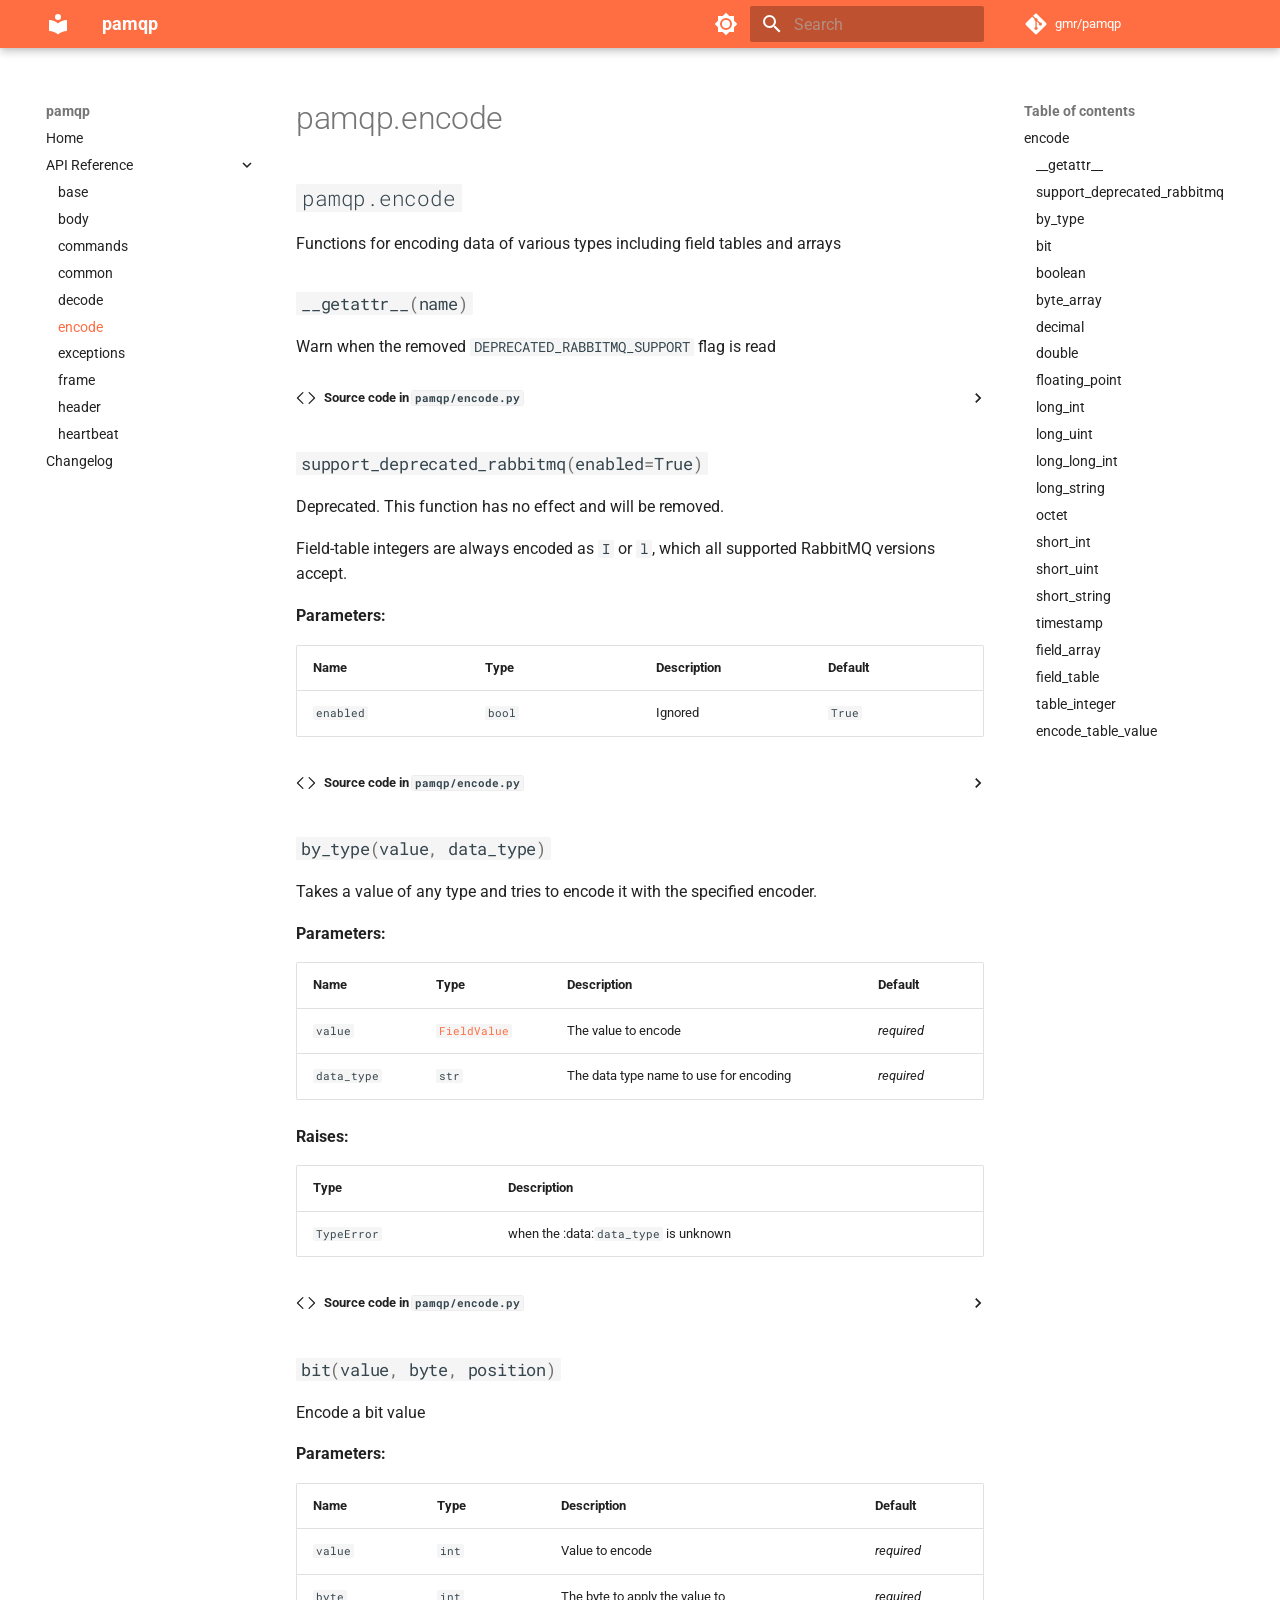
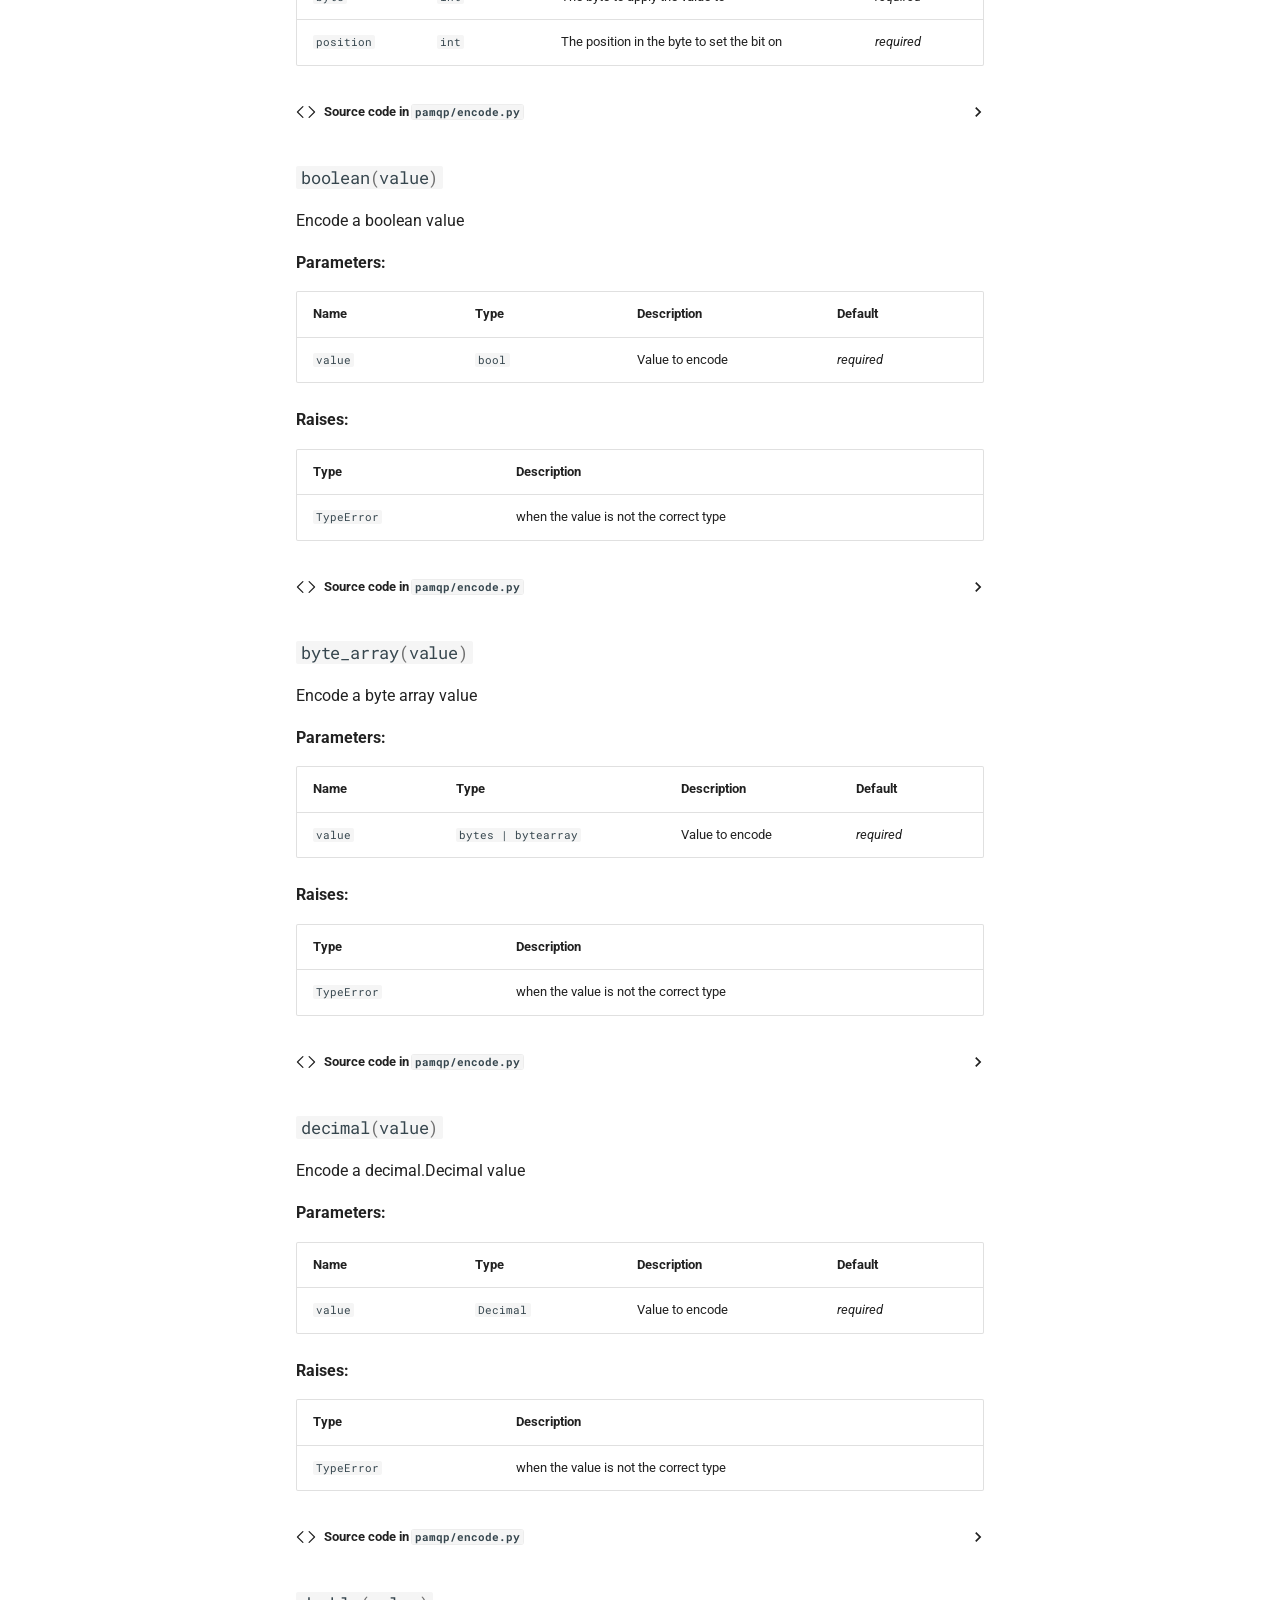
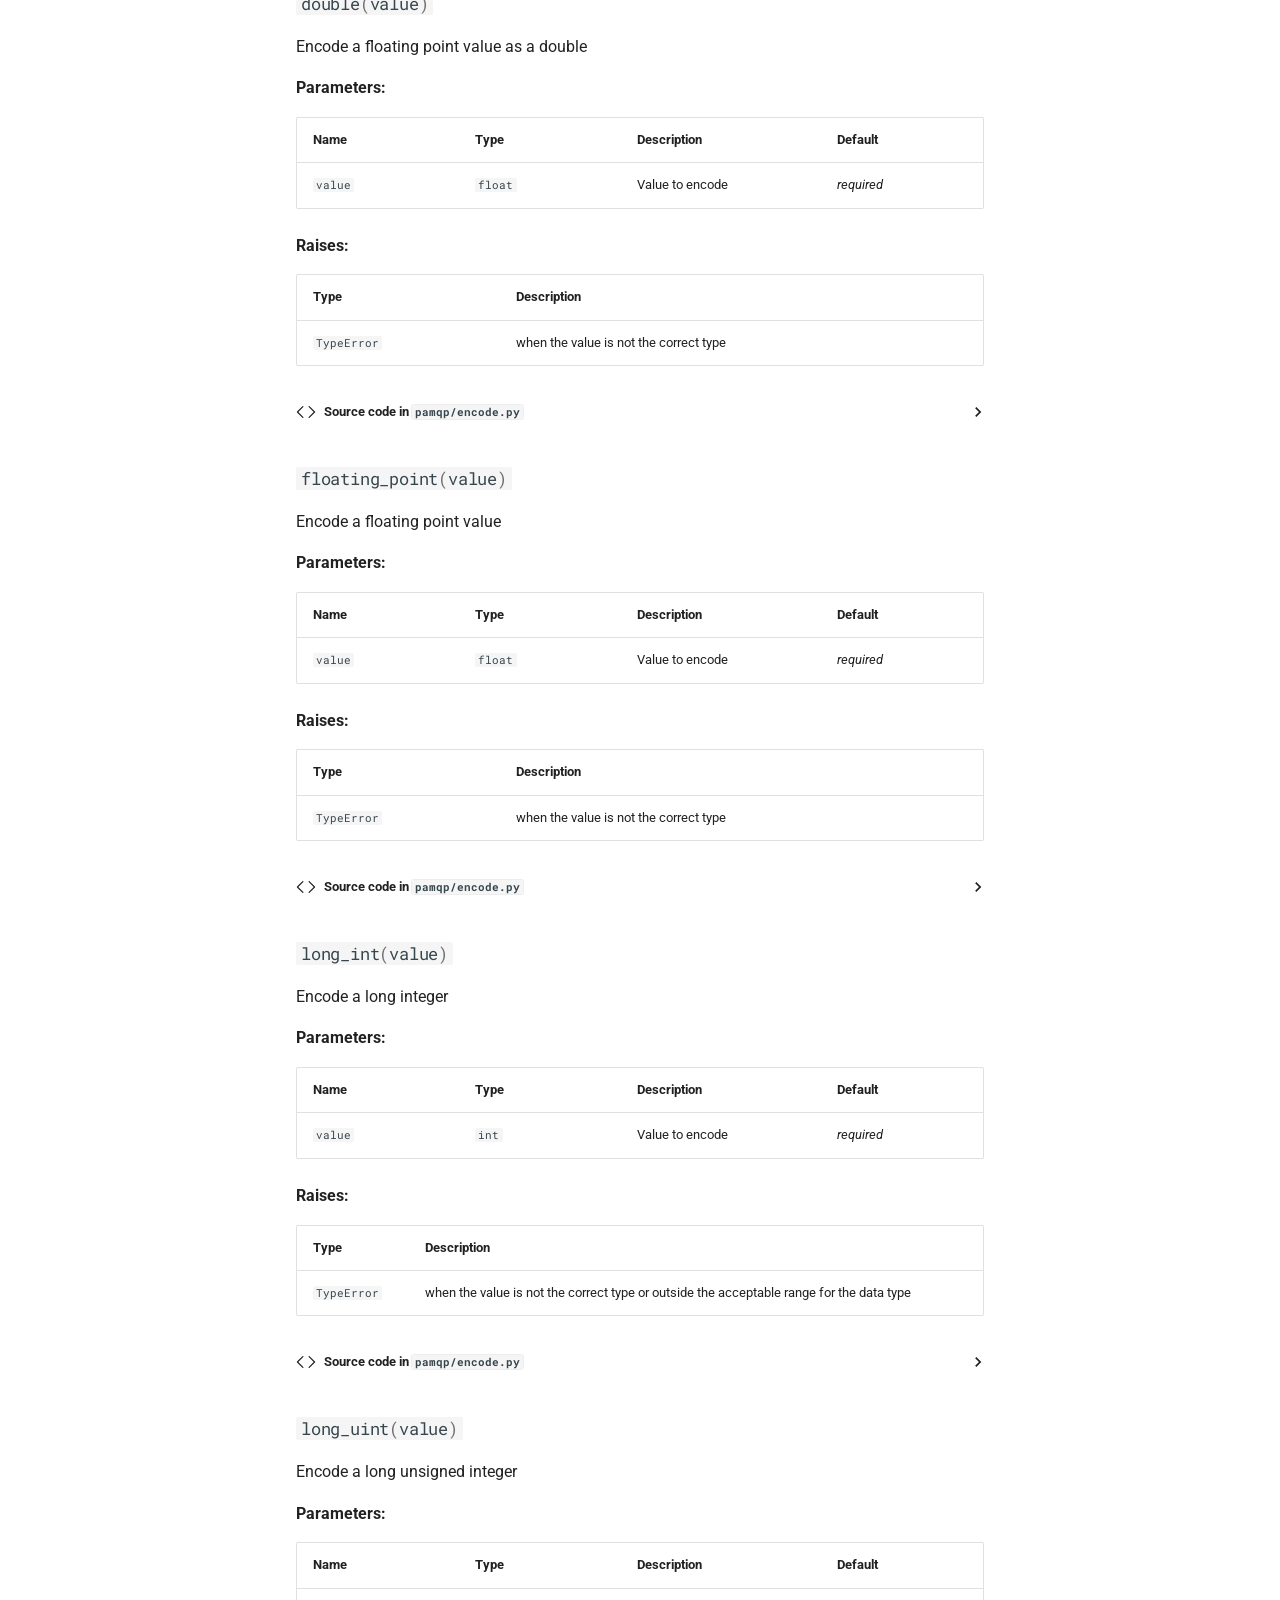
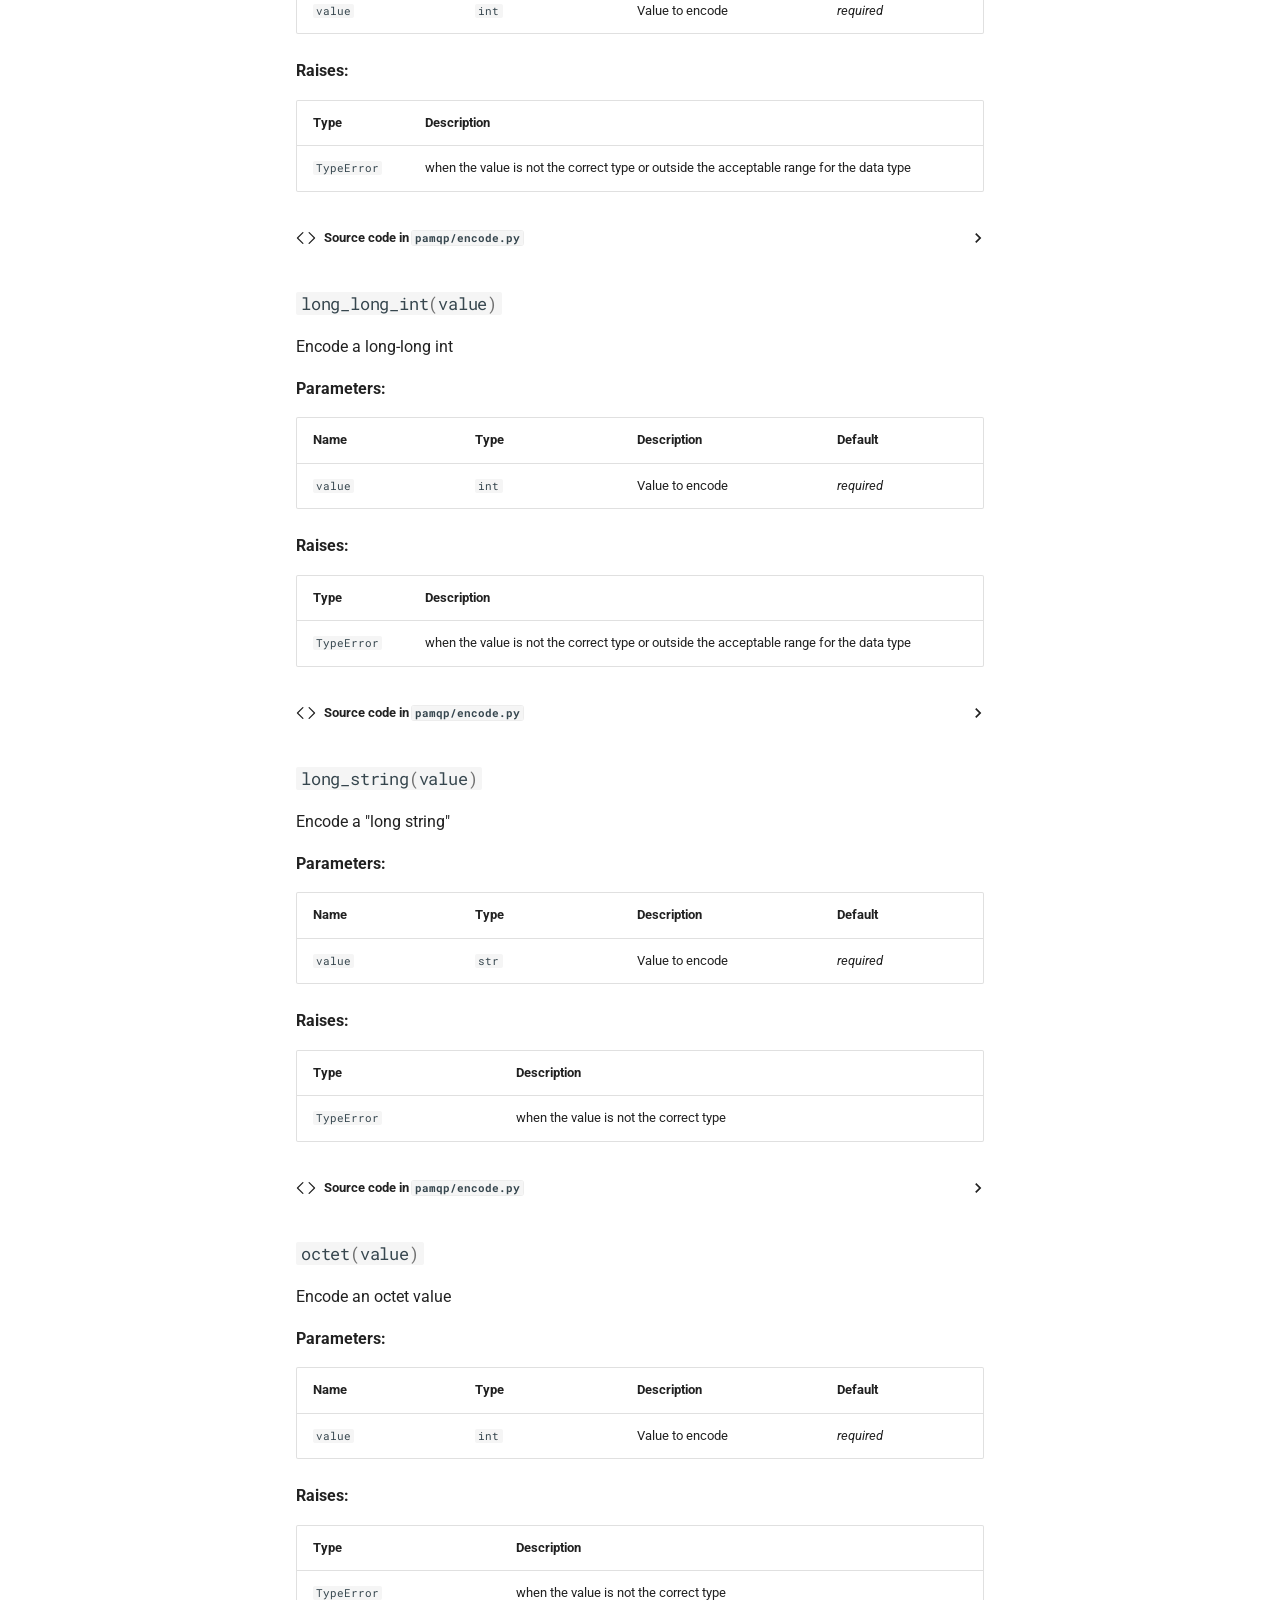
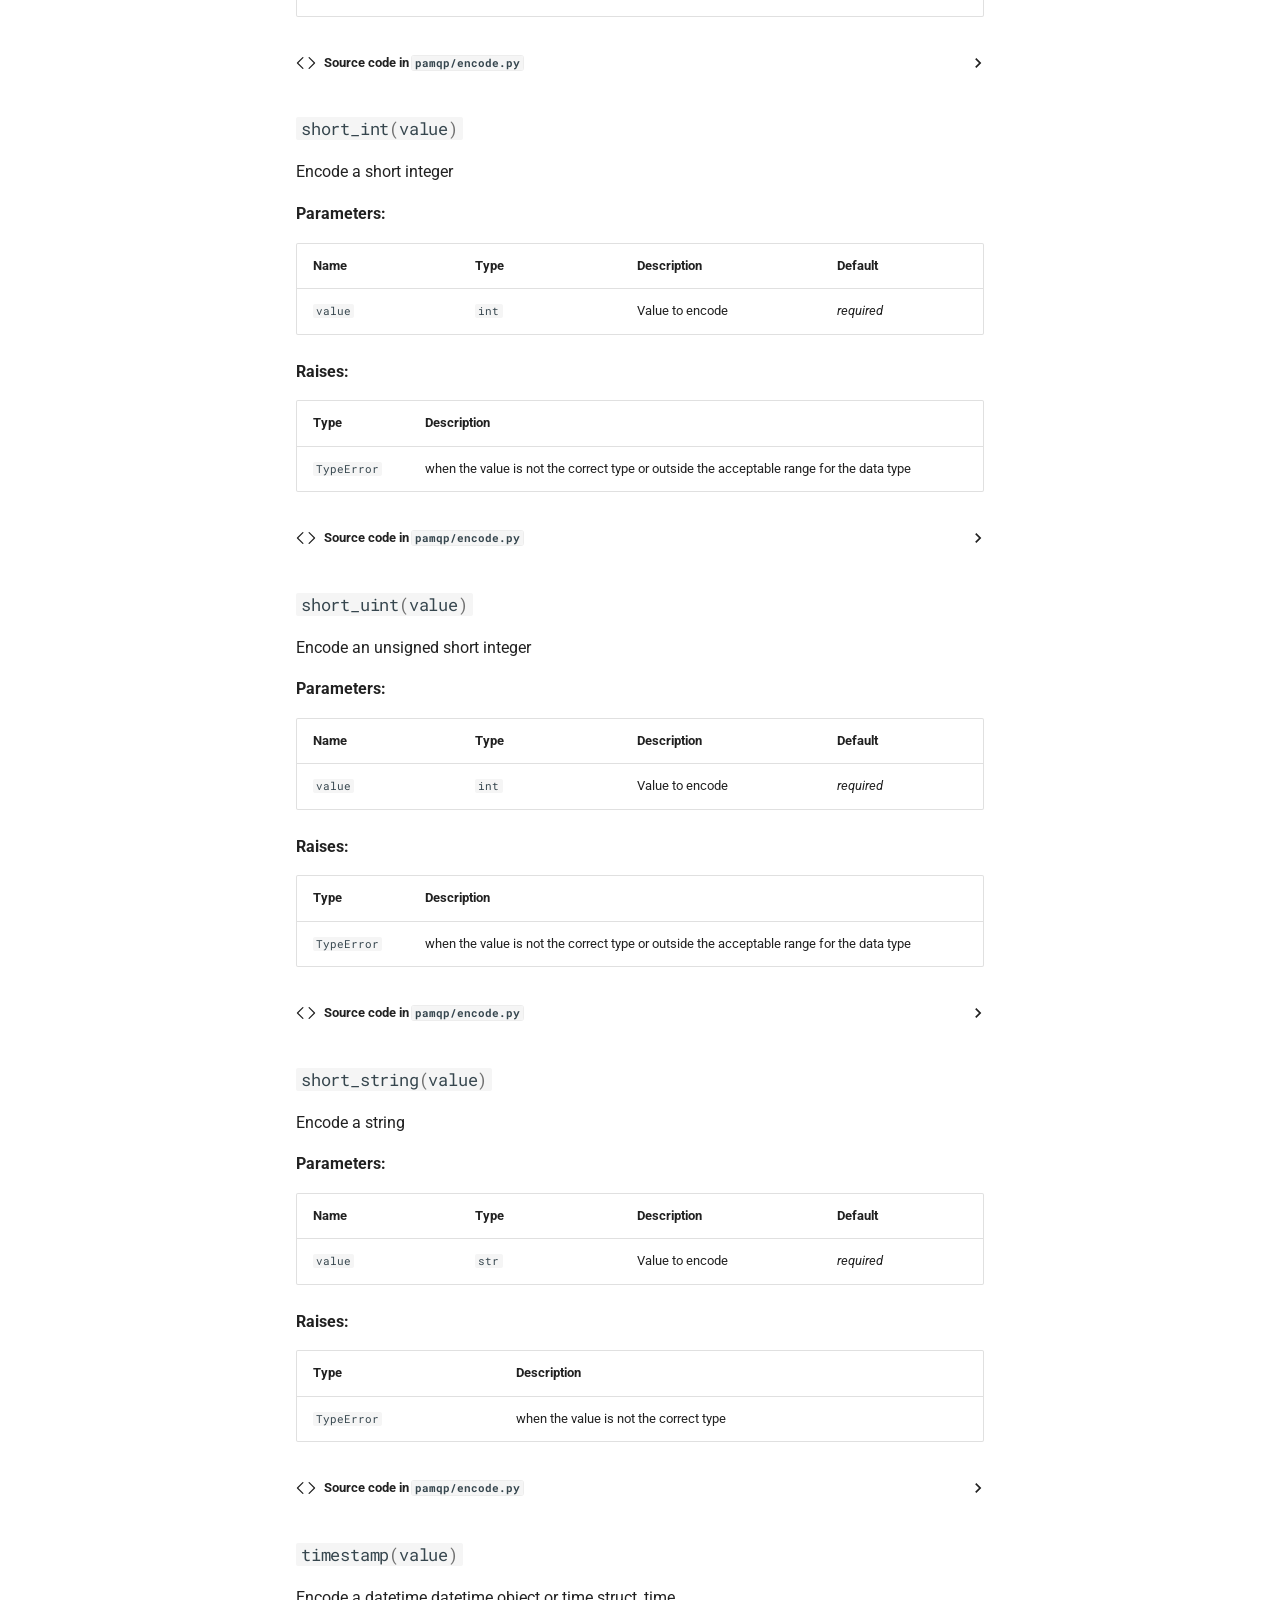
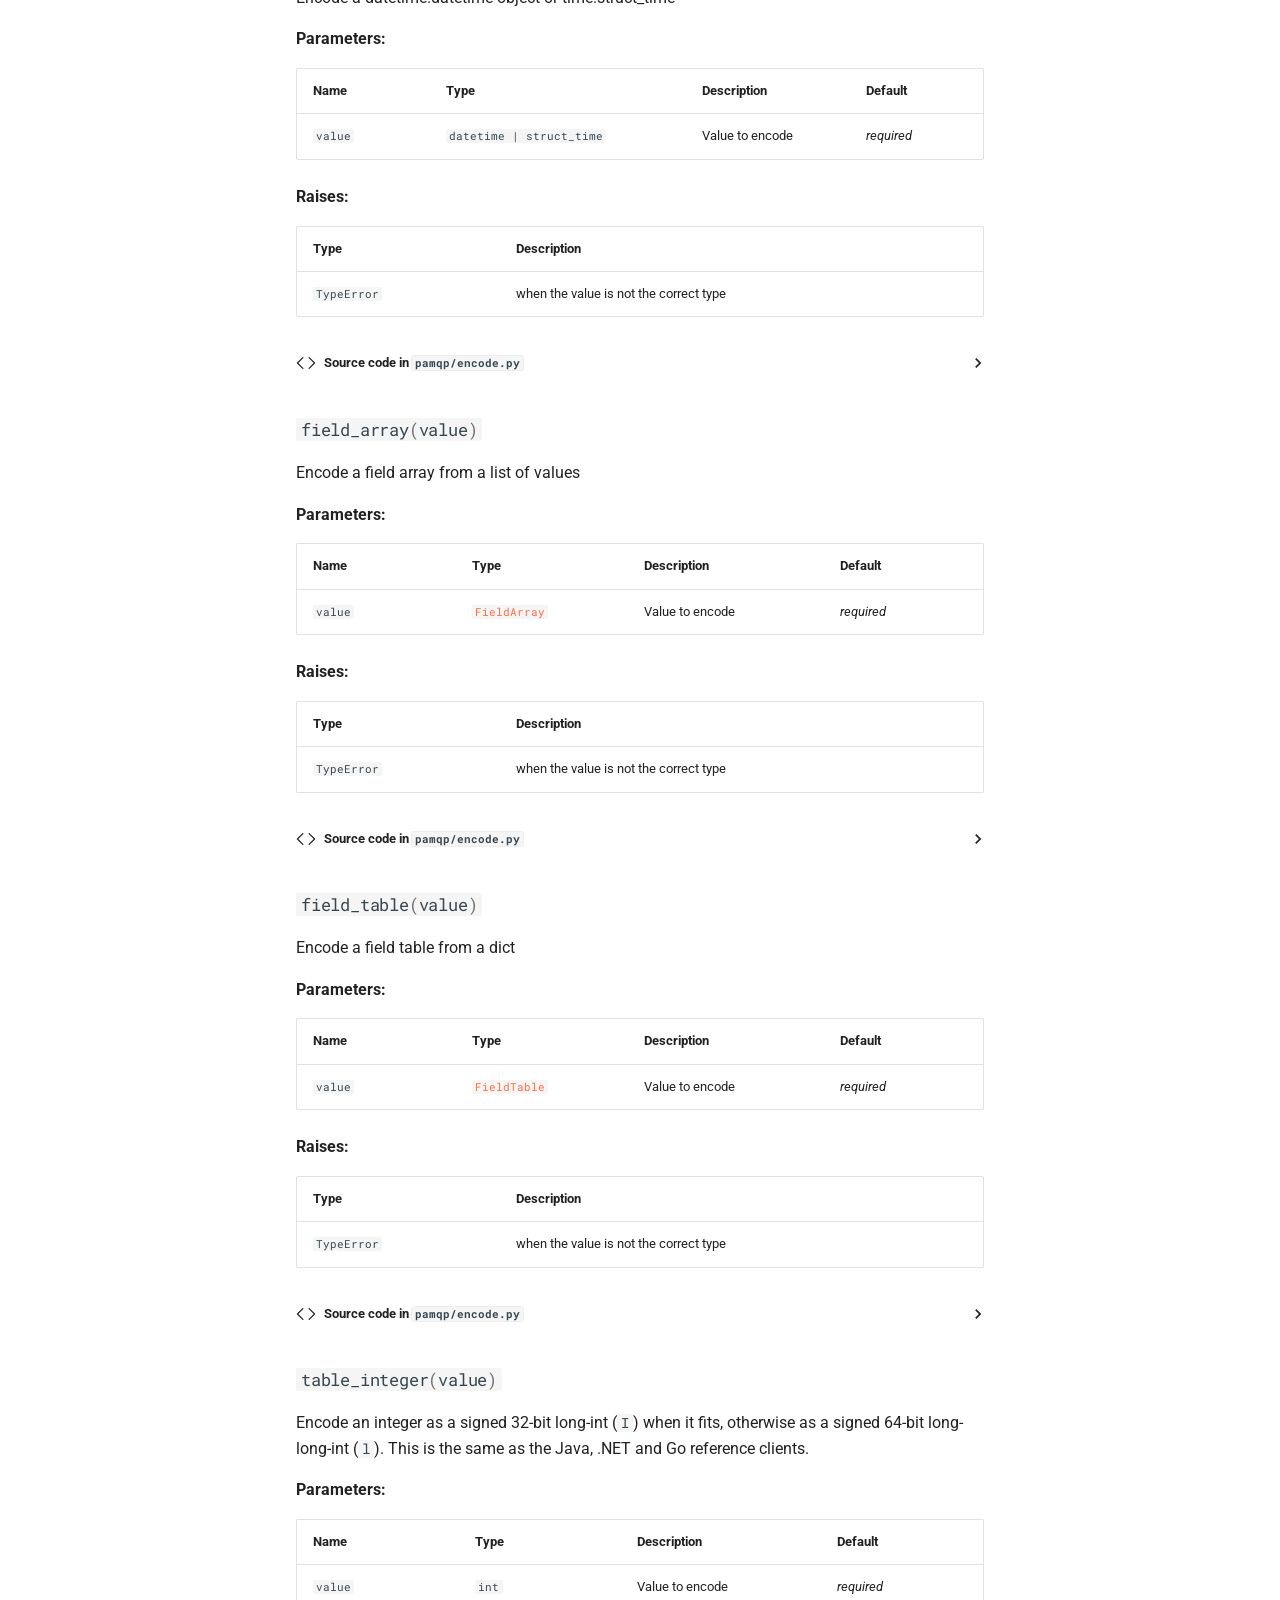
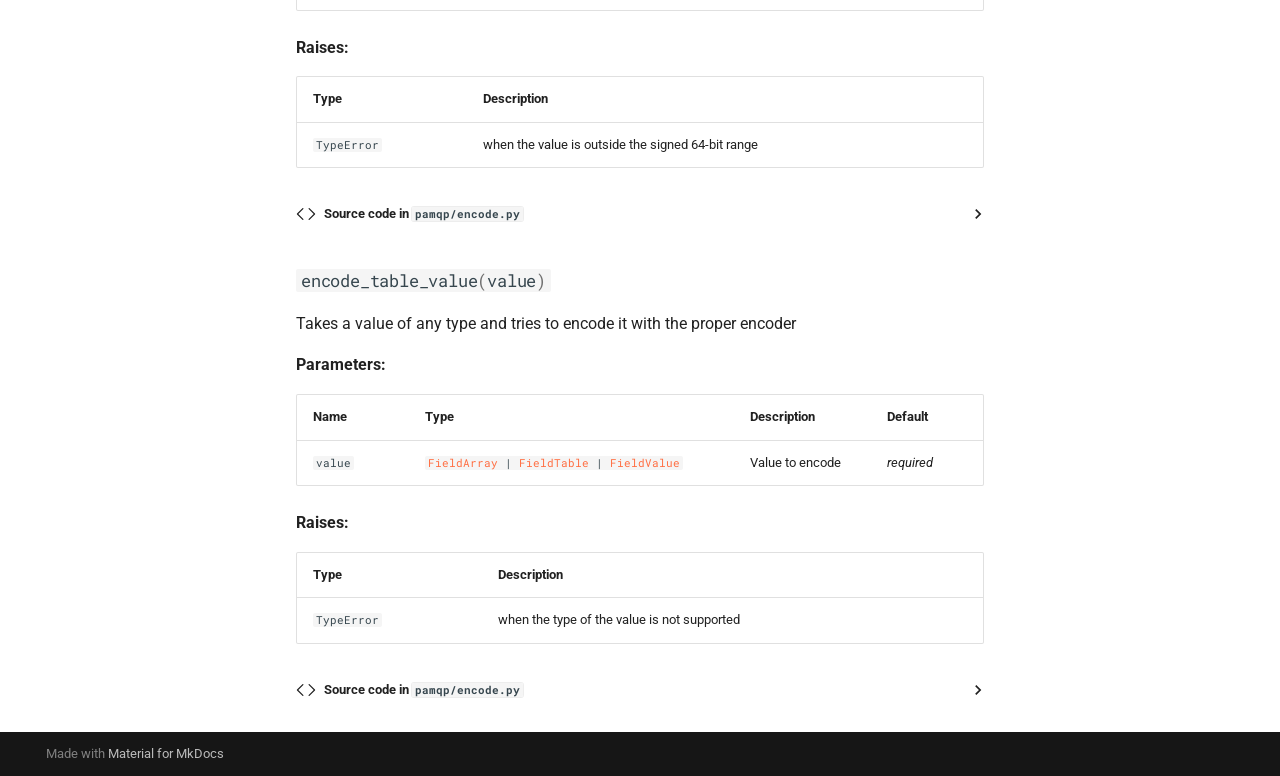
<file: api/encode/index.html>
<!doctype html>
<html lang="en" class="no-js">
  <head>
    
      <meta charset="utf-8">
      <meta name="viewport" content="width=device-width,initial-scale=1">
      
      
      
        <link rel="canonical" href="https://gmr.github.io/pamqp/api/encode/">
      
      
        <link rel="prev" href="../decode/">
      
      
        <link rel="next" href="../exceptions/">
      
      
        
      
      
      <link rel="icon" href="../../assets/images/favicon.png">
      <meta name="generator" content="mkdocs-1.6.1, mkdocs-material-9.7.7">
    
    
      
        <title>encode - pamqp</title>
      
    
    
      <link rel="stylesheet" href="../../assets/stylesheets/main.ec1eaa64.min.css">
      
        
        <link rel="stylesheet" href="../../assets/stylesheets/palette.ab4e12ef.min.css">
      
      


    
    
      
    
    
      
        
        
        <link rel="preconnect" href="https://fonts.gstatic.com" crossorigin>
        <link rel="stylesheet" href="https://fonts.googleapis.com/css?family=Roboto:300,300i,400,400i,700,700i%7CRoboto+Mono:400,400i,700,700i&display=fallback">
        <style>:root{--md-text-font:"Roboto";--md-code-font:"Roboto Mono"}</style>
      
    
    
      <link rel="stylesheet" href="../../assets/_mkdocstrings.css">
    
    <script>__md_scope=new URL("../..",location),__md_hash=e=>[...e].reduce(((e,_)=>(e<<5)-e+_.charCodeAt(0)),0),__md_get=(e,_=localStorage,t=__md_scope)=>JSON.parse(_.getItem(t.pathname+"."+e)),__md_set=(e,_,t=localStorage,a=__md_scope)=>{try{t.setItem(a.pathname+"."+e,JSON.stringify(_))}catch(e){}}</script>
    
      

    
    
  </head>
  
  
    
    
      
    
    
    
    
    <body dir="ltr" data-md-color-scheme="default" data-md-color-primary="deep-orange" data-md-color-accent="indigo">
  
    
    <input class="md-toggle" data-md-toggle="drawer" type="checkbox" id="__drawer" autocomplete="off">
    <input class="md-toggle" data-md-toggle="search" type="checkbox" id="__search" autocomplete="off">
    <label class="md-overlay" for="__drawer"></label>
    <div data-md-component="skip">
      
        
        <a href="#pamqpencode" class="md-skip">
          Skip to content
        </a>
      
    </div>
    <div data-md-component="announce">
      
    </div>
    
    
      

  

<header class="md-header md-header--shadow" data-md-component="header">
  <nav class="md-header__inner md-grid" aria-label="Header">
    <a href="../.." title="pamqp" class="md-header__button md-logo" aria-label="pamqp" data-md-component="logo">
      
  
  <svg xmlns="http://www.w3.org/2000/svg" viewBox="0 0 24 24"><path d="M12 8a3 3 0 0 0 3-3 3 3 0 0 0-3-3 3 3 0 0 0-3 3 3 3 0 0 0 3 3m0 3.54C9.64 9.35 6.5 8 3 8v11c3.5 0 6.64 1.35 9 3.54 2.36-2.19 5.5-3.54 9-3.54V8c-3.5 0-6.64 1.35-9 3.54"/></svg>

    </a>
    <label class="md-header__button md-icon" for="__drawer">
      
      <svg xmlns="http://www.w3.org/2000/svg" viewBox="0 0 24 24"><path d="M3 6h18v2H3zm0 5h18v2H3zm0 5h18v2H3z"/></svg>
    </label>
    <div class="md-header__title" data-md-component="header-title">
      <div class="md-header__ellipsis">
        <div class="md-header__topic">
          <span class="md-ellipsis">
            pamqp
          </span>
        </div>
        <div class="md-header__topic" data-md-component="header-topic">
          <span class="md-ellipsis">
            
              encode
            
          </span>
        </div>
      </div>
    </div>
    
      
        <form class="md-header__option" data-md-component="palette">
  
    
    
    
    <input class="md-option" data-md-color-media="" data-md-color-scheme="default" data-md-color-primary="deep-orange" data-md-color-accent="indigo"  aria-label="Switch to dark mode"  type="radio" name="__palette" id="__palette_0">
    
      <label class="md-header__button md-icon" title="Switch to dark mode" for="__palette_1" hidden>
        <svg xmlns="http://www.w3.org/2000/svg" viewBox="0 0 24 24"><path d="M12 8a4 4 0 0 0-4 4 4 4 0 0 0 4 4 4 4 0 0 0 4-4 4 4 0 0 0-4-4m0 10a6 6 0 0 1-6-6 6 6 0 0 1 6-6 6 6 0 0 1 6 6 6 6 0 0 1-6 6m8-9.31V4h-4.69L12 .69 8.69 4H4v4.69L.69 12 4 15.31V20h4.69L12 23.31 15.31 20H20v-4.69L23.31 12z"/></svg>
      </label>
    
  
    
    
    
    <input class="md-option" data-md-color-media="" data-md-color-scheme="slate" data-md-color-primary="deep-orange" data-md-color-accent="indigo"  aria-label="Switch to light mode"  type="radio" name="__palette" id="__palette_1">
    
      <label class="md-header__button md-icon" title="Switch to light mode" for="__palette_0" hidden>
        <svg xmlns="http://www.w3.org/2000/svg" viewBox="0 0 24 24"><path d="M12 18c-.89 0-1.74-.2-2.5-.55C11.56 16.5 13 14.42 13 12s-1.44-4.5-3.5-5.45C10.26 6.2 11.11 6 12 6a6 6 0 0 1 6 6 6 6 0 0 1-6 6m8-9.31V4h-4.69L12 .69 8.69 4H4v4.69L.69 12 4 15.31V20h4.69L12 23.31 15.31 20H20v-4.69L23.31 12z"/></svg>
      </label>
    
  
</form>
      
    
    
      <script>var palette=__md_get("__palette");if(palette&&palette.color){if("(prefers-color-scheme)"===palette.color.media){var media=matchMedia("(prefers-color-scheme: light)"),input=document.querySelector(media.matches?"[data-md-color-media='(prefers-color-scheme: light)']":"[data-md-color-media='(prefers-color-scheme: dark)']");palette.color.media=input.getAttribute("data-md-color-media"),palette.color.scheme=input.getAttribute("data-md-color-scheme"),palette.color.primary=input.getAttribute("data-md-color-primary"),palette.color.accent=input.getAttribute("data-md-color-accent")}for(var[key,value]of Object.entries(palette.color))document.body.setAttribute("data-md-color-"+key,value)}</script>
    
    
    
      
      
        <label class="md-header__button md-icon" for="__search">
          
          <svg xmlns="http://www.w3.org/2000/svg" viewBox="0 0 24 24"><path d="M9.5 3A6.5 6.5 0 0 1 16 9.5c0 1.61-.59 3.09-1.56 4.23l.27.27h.79l5 5-1.5 1.5-5-5v-.79l-.27-.27A6.52 6.52 0 0 1 9.5 16 6.5 6.5 0 0 1 3 9.5 6.5 6.5 0 0 1 9.5 3m0 2C7 5 5 7 5 9.5S7 14 9.5 14 14 12 14 9.5 12 5 9.5 5"/></svg>
        </label>
        <div class="md-search" data-md-component="search" role="dialog">
  <label class="md-search__overlay" for="__search"></label>
  <div class="md-search__inner" role="search">
    <form class="md-search__form" name="search">
      <input type="text" class="md-search__input" name="query" aria-label="Search" placeholder="Search" autocapitalize="off" autocorrect="off" autocomplete="off" spellcheck="false" data-md-component="search-query" required>
      <label class="md-search__icon md-icon" for="__search">
        
        <svg xmlns="http://www.w3.org/2000/svg" viewBox="0 0 24 24"><path d="M9.5 3A6.5 6.5 0 0 1 16 9.5c0 1.61-.59 3.09-1.56 4.23l.27.27h.79l5 5-1.5 1.5-5-5v-.79l-.27-.27A6.52 6.52 0 0 1 9.5 16 6.5 6.5 0 0 1 3 9.5 6.5 6.5 0 0 1 9.5 3m0 2C7 5 5 7 5 9.5S7 14 9.5 14 14 12 14 9.5 12 5 9.5 5"/></svg>
        
        <svg xmlns="http://www.w3.org/2000/svg" viewBox="0 0 24 24"><path d="M20 11v2H8l5.5 5.5-1.42 1.42L4.16 12l7.92-7.92L13.5 5.5 8 11z"/></svg>
      </label>
      <nav class="md-search__options" aria-label="Search">
        
        <button type="reset" class="md-search__icon md-icon" title="Clear" aria-label="Clear" tabindex="-1">
          
          <svg xmlns="http://www.w3.org/2000/svg" viewBox="0 0 24 24"><path d="M19 6.41 17.59 5 12 10.59 6.41 5 5 6.41 10.59 12 5 17.59 6.41 19 12 13.41 17.59 19 19 17.59 13.41 12z"/></svg>
        </button>
      </nav>
      
    </form>
    <div class="md-search__output">
      <div class="md-search__scrollwrap" tabindex="0" data-md-scrollfix>
        <div class="md-search-result" data-md-component="search-result">
          <div class="md-search-result__meta">
            Initializing search
          </div>
          <ol class="md-search-result__list" role="presentation"></ol>
        </div>
      </div>
    </div>
  </div>
</div>
      
    
    
      <div class="md-header__source">
        <a href="https://github.com/gmr/pamqp" title="Go to repository" class="md-source" data-md-component="source">
  <div class="md-source__icon md-icon">
    
    <svg xmlns="http://www.w3.org/2000/svg" viewBox="0 0 448 512"><!--! Font Awesome Free 7.1.0 by @fontawesome - https://fontawesome.com License - https://fontawesome.com/license/free (Icons: CC BY 4.0, Fonts: SIL OFL 1.1, Code: MIT License) Copyright 2025 Fonticons, Inc.--><path d="M439.6 236.1 244 40.5c-5.4-5.5-12.8-8.5-20.4-8.5s-15 3-20.4 8.4L162.5 81l51.5 51.5c27.1-9.1 52.7 16.8 43.4 43.7l49.7 49.7c34.2-11.8 61.2 31 35.5 56.7-26.5 26.5-70.2-2.9-56-37.3L240.3 199v121.9c25.3 12.5 22.3 41.8 9.1 55-6.4 6.4-15.2 10.1-24.3 10.1s-17.8-3.6-24.3-10.1c-17.6-17.6-11.1-46.9 11.2-56v-123c-20.8-8.5-24.6-30.7-18.6-45L142.6 101 8.5 235.1C3 240.6 0 247.9 0 255.5s3 15 8.5 20.4l195.6 195.7c5.4 5.4 12.7 8.4 20.4 8.4s15-3 20.4-8.4l194.7-194.7c5.4-5.4 8.4-12.8 8.4-20.4s-3-15-8.4-20.4"/></svg>
  </div>
  <div class="md-source__repository">
    gmr/pamqp
  </div>
</a>
      </div>
    
  </nav>
  
</header>
    
    <div class="md-container" data-md-component="container">
      
      
        
          
        
      
      <main class="md-main" data-md-component="main">
        <div class="md-main__inner md-grid">
          
            
              
              <div class="md-sidebar md-sidebar--primary" data-md-component="sidebar" data-md-type="navigation" >
                <div class="md-sidebar__scrollwrap">
                  <div class="md-sidebar__inner">
                    



<nav class="md-nav md-nav--primary" aria-label="Navigation" data-md-level="0">
  <label class="md-nav__title" for="__drawer">
    <a href="../.." title="pamqp" class="md-nav__button md-logo" aria-label="pamqp" data-md-component="logo">
      
  
  <svg xmlns="http://www.w3.org/2000/svg" viewBox="0 0 24 24"><path d="M12 8a3 3 0 0 0 3-3 3 3 0 0 0-3-3 3 3 0 0 0-3 3 3 3 0 0 0 3 3m0 3.54C9.64 9.35 6.5 8 3 8v11c3.5 0 6.64 1.35 9 3.54 2.36-2.19 5.5-3.54 9-3.54V8c-3.5 0-6.64 1.35-9 3.54"/></svg>

    </a>
    pamqp
  </label>
  
    <div class="md-nav__source">
      <a href="https://github.com/gmr/pamqp" title="Go to repository" class="md-source" data-md-component="source">
  <div class="md-source__icon md-icon">
    
    <svg xmlns="http://www.w3.org/2000/svg" viewBox="0 0 448 512"><!--! Font Awesome Free 7.1.0 by @fontawesome - https://fontawesome.com License - https://fontawesome.com/license/free (Icons: CC BY 4.0, Fonts: SIL OFL 1.1, Code: MIT License) Copyright 2025 Fonticons, Inc.--><path d="M439.6 236.1 244 40.5c-5.4-5.5-12.8-8.5-20.4-8.5s-15 3-20.4 8.4L162.5 81l51.5 51.5c27.1-9.1 52.7 16.8 43.4 43.7l49.7 49.7c34.2-11.8 61.2 31 35.5 56.7-26.5 26.5-70.2-2.9-56-37.3L240.3 199v121.9c25.3 12.5 22.3 41.8 9.1 55-6.4 6.4-15.2 10.1-24.3 10.1s-17.8-3.6-24.3-10.1c-17.6-17.6-11.1-46.9 11.2-56v-123c-20.8-8.5-24.6-30.7-18.6-45L142.6 101 8.5 235.1C3 240.6 0 247.9 0 255.5s3 15 8.5 20.4l195.6 195.7c5.4 5.4 12.7 8.4 20.4 8.4s15-3 20.4-8.4l194.7-194.7c5.4-5.4 8.4-12.8 8.4-20.4s-3-15-8.4-20.4"/></svg>
  </div>
  <div class="md-source__repository">
    gmr/pamqp
  </div>
</a>
    </div>
  
  <ul class="md-nav__list" data-md-scrollfix>
    
      
      
  
  
  
  
    <li class="md-nav__item">
      <a href="../.." class="md-nav__link">
        
  
  
  <span class="md-ellipsis">
    
  
    Home
  

    
  </span>
  
  

      </a>
    </li>
  

    
      
      
  
  
    
  
  
  
    
    
    
    
    
    <li class="md-nav__item md-nav__item--active md-nav__item--nested">
      
        
        
        <input class="md-nav__toggle md-toggle " type="checkbox" id="__nav_2" checked>
        
          
          <label class="md-nav__link" for="__nav_2" id="__nav_2_label" tabindex="0">
            
  
  
  <span class="md-ellipsis">
    
  
    API Reference
  

    
  </span>
  
  

            <span class="md-nav__icon md-icon"></span>
          </label>
        
        <nav class="md-nav" data-md-level="1" aria-labelledby="__nav_2_label" aria-expanded="true">
          <label class="md-nav__title" for="__nav_2">
            <span class="md-nav__icon md-icon"></span>
            
  
    API Reference
  

          </label>
          <ul class="md-nav__list" data-md-scrollfix>
            
              
                
  
  
  
  
    <li class="md-nav__item">
      <a href="../base/" class="md-nav__link">
        
  
  
  <span class="md-ellipsis">
    
  
    base
  

    
  </span>
  
  

      </a>
    </li>
  

              
            
              
                
  
  
  
  
    <li class="md-nav__item">
      <a href="../body/" class="md-nav__link">
        
  
  
  <span class="md-ellipsis">
    
  
    body
  

    
  </span>
  
  

      </a>
    </li>
  

              
            
              
                
  
  
  
  
    <li class="md-nav__item">
      <a href="../commands/" class="md-nav__link">
        
  
  
  <span class="md-ellipsis">
    
  
    commands
  

    
  </span>
  
  

      </a>
    </li>
  

              
            
              
                
  
  
  
  
    <li class="md-nav__item">
      <a href="../common/" class="md-nav__link">
        
  
  
  <span class="md-ellipsis">
    
  
    common
  

    
  </span>
  
  

      </a>
    </li>
  

              
            
              
                
  
  
  
  
    <li class="md-nav__item">
      <a href="../decode/" class="md-nav__link">
        
  
  
  <span class="md-ellipsis">
    
  
    decode
  

    
  </span>
  
  

      </a>
    </li>
  

              
            
              
                
  
  
    
  
  
  
    <li class="md-nav__item md-nav__item--active">
      
      <input class="md-nav__toggle md-toggle" type="checkbox" id="__toc">
      
      
        
      
      
        <label class="md-nav__link md-nav__link--active" for="__toc">
          
  
  
  <span class="md-ellipsis">
    
  
    encode
  

    
  </span>
  
  

          <span class="md-nav__icon md-icon"></span>
        </label>
      
      <a href="./" class="md-nav__link md-nav__link--active">
        
  
  
  <span class="md-ellipsis">
    
  
    encode
  

    
  </span>
  
  

      </a>
      
        

<nav class="md-nav md-nav--secondary" aria-label="Table of contents">
  
  
  
    
  
  
    <label class="md-nav__title" for="__toc">
      <span class="md-nav__icon md-icon"></span>
      Table of contents
    </label>
    <ul class="md-nav__list" data-md-component="toc" data-md-scrollfix>
      
        <li class="md-nav__item">
  <a href="#pamqp.encode" class="md-nav__link">
    <span class="md-ellipsis">
      
        encode
      
    </span>
  </a>
  
    <nav class="md-nav" aria-label="encode">
      <ul class="md-nav__list">
        
          <li class="md-nav__item">
  <a href="#pamqp.encode.__getattr__" class="md-nav__link">
    <span class="md-ellipsis">
      
        __getattr__
      
    </span>
  </a>
  
</li>
        
          <li class="md-nav__item">
  <a href="#pamqp.encode.support_deprecated_rabbitmq" class="md-nav__link">
    <span class="md-ellipsis">
      
        support_deprecated_rabbitmq
      
    </span>
  </a>
  
</li>
        
          <li class="md-nav__item">
  <a href="#pamqp.encode.by_type" class="md-nav__link">
    <span class="md-ellipsis">
      
        by_type
      
    </span>
  </a>
  
</li>
        
          <li class="md-nav__item">
  <a href="#pamqp.encode.bit" class="md-nav__link">
    <span class="md-ellipsis">
      
        bit
      
    </span>
  </a>
  
</li>
        
          <li class="md-nav__item">
  <a href="#pamqp.encode.boolean" class="md-nav__link">
    <span class="md-ellipsis">
      
        boolean
      
    </span>
  </a>
  
</li>
        
          <li class="md-nav__item">
  <a href="#pamqp.encode.byte_array" class="md-nav__link">
    <span class="md-ellipsis">
      
        byte_array
      
    </span>
  </a>
  
</li>
        
          <li class="md-nav__item">
  <a href="#pamqp.encode.decimal" class="md-nav__link">
    <span class="md-ellipsis">
      
        decimal
      
    </span>
  </a>
  
</li>
        
          <li class="md-nav__item">
  <a href="#pamqp.encode.double" class="md-nav__link">
    <span class="md-ellipsis">
      
        double
      
    </span>
  </a>
  
</li>
        
          <li class="md-nav__item">
  <a href="#pamqp.encode.floating_point" class="md-nav__link">
    <span class="md-ellipsis">
      
        floating_point
      
    </span>
  </a>
  
</li>
        
          <li class="md-nav__item">
  <a href="#pamqp.encode.long_int" class="md-nav__link">
    <span class="md-ellipsis">
      
        long_int
      
    </span>
  </a>
  
</li>
        
          <li class="md-nav__item">
  <a href="#pamqp.encode.long_uint" class="md-nav__link">
    <span class="md-ellipsis">
      
        long_uint
      
    </span>
  </a>
  
</li>
        
          <li class="md-nav__item">
  <a href="#pamqp.encode.long_long_int" class="md-nav__link">
    <span class="md-ellipsis">
      
        long_long_int
      
    </span>
  </a>
  
</li>
        
          <li class="md-nav__item">
  <a href="#pamqp.encode.long_string" class="md-nav__link">
    <span class="md-ellipsis">
      
        long_string
      
    </span>
  </a>
  
</li>
        
          <li class="md-nav__item">
  <a href="#pamqp.encode.octet" class="md-nav__link">
    <span class="md-ellipsis">
      
        octet
      
    </span>
  </a>
  
</li>
        
          <li class="md-nav__item">
  <a href="#pamqp.encode.short_int" class="md-nav__link">
    <span class="md-ellipsis">
      
        short_int
      
    </span>
  </a>
  
</li>
        
          <li class="md-nav__item">
  <a href="#pamqp.encode.short_uint" class="md-nav__link">
    <span class="md-ellipsis">
      
        short_uint
      
    </span>
  </a>
  
</li>
        
          <li class="md-nav__item">
  <a href="#pamqp.encode.short_string" class="md-nav__link">
    <span class="md-ellipsis">
      
        short_string
      
    </span>
  </a>
  
</li>
        
          <li class="md-nav__item">
  <a href="#pamqp.encode.timestamp" class="md-nav__link">
    <span class="md-ellipsis">
      
        timestamp
      
    </span>
  </a>
  
</li>
        
          <li class="md-nav__item">
  <a href="#pamqp.encode.field_array" class="md-nav__link">
    <span class="md-ellipsis">
      
        field_array
      
    </span>
  </a>
  
</li>
        
          <li class="md-nav__item">
  <a href="#pamqp.encode.field_table" class="md-nav__link">
    <span class="md-ellipsis">
      
        field_table
      
    </span>
  </a>
  
</li>
        
          <li class="md-nav__item">
  <a href="#pamqp.encode.table_integer" class="md-nav__link">
    <span class="md-ellipsis">
      
        table_integer
      
    </span>
  </a>
  
</li>
        
          <li class="md-nav__item">
  <a href="#pamqp.encode.encode_table_value" class="md-nav__link">
    <span class="md-ellipsis">
      
        encode_table_value
      
    </span>
  </a>
  
</li>
        
      </ul>
    </nav>
  
</li>
      
    </ul>
  
</nav>
      
    </li>
  

              
            
              
                
  
  
  
  
    <li class="md-nav__item">
      <a href="../exceptions/" class="md-nav__link">
        
  
  
  <span class="md-ellipsis">
    
  
    exceptions
  

    
  </span>
  
  

      </a>
    </li>
  

              
            
              
                
  
  
  
  
    <li class="md-nav__item">
      <a href="../frame/" class="md-nav__link">
        
  
  
  <span class="md-ellipsis">
    
  
    frame
  

    
  </span>
  
  

      </a>
    </li>
  

              
            
              
                
  
  
  
  
    <li class="md-nav__item">
      <a href="../header/" class="md-nav__link">
        
  
  
  <span class="md-ellipsis">
    
  
    header
  

    
  </span>
  
  

      </a>
    </li>
  

              
            
              
                
  
  
  
  
    <li class="md-nav__item">
      <a href="../heartbeat/" class="md-nav__link">
        
  
  
  <span class="md-ellipsis">
    
  
    heartbeat
  

    
  </span>
  
  

      </a>
    </li>
  

              
            
          </ul>
        </nav>
      
    </li>
  

    
      
      
  
  
  
  
    <li class="md-nav__item">
      <a href="../../changelog/" class="md-nav__link">
        
  
  
  <span class="md-ellipsis">
    
  
    Changelog
  

    
  </span>
  
  

      </a>
    </li>
  

    
  </ul>
</nav>
                  </div>
                </div>
              </div>
            
            
              
              <div class="md-sidebar md-sidebar--secondary" data-md-component="sidebar" data-md-type="toc" >
                <div class="md-sidebar__scrollwrap">
                  <div class="md-sidebar__inner">
                    

<nav class="md-nav md-nav--secondary" aria-label="Table of contents">
  
  
  
    
  
  
    <label class="md-nav__title" for="__toc">
      <span class="md-nav__icon md-icon"></span>
      Table of contents
    </label>
    <ul class="md-nav__list" data-md-component="toc" data-md-scrollfix>
      
        <li class="md-nav__item">
  <a href="#pamqp.encode" class="md-nav__link">
    <span class="md-ellipsis">
      
        encode
      
    </span>
  </a>
  
    <nav class="md-nav" aria-label="encode">
      <ul class="md-nav__list">
        
          <li class="md-nav__item">
  <a href="#pamqp.encode.__getattr__" class="md-nav__link">
    <span class="md-ellipsis">
      
        __getattr__
      
    </span>
  </a>
  
</li>
        
          <li class="md-nav__item">
  <a href="#pamqp.encode.support_deprecated_rabbitmq" class="md-nav__link">
    <span class="md-ellipsis">
      
        support_deprecated_rabbitmq
      
    </span>
  </a>
  
</li>
        
          <li class="md-nav__item">
  <a href="#pamqp.encode.by_type" class="md-nav__link">
    <span class="md-ellipsis">
      
        by_type
      
    </span>
  </a>
  
</li>
        
          <li class="md-nav__item">
  <a href="#pamqp.encode.bit" class="md-nav__link">
    <span class="md-ellipsis">
      
        bit
      
    </span>
  </a>
  
</li>
        
          <li class="md-nav__item">
  <a href="#pamqp.encode.boolean" class="md-nav__link">
    <span class="md-ellipsis">
      
        boolean
      
    </span>
  </a>
  
</li>
        
          <li class="md-nav__item">
  <a href="#pamqp.encode.byte_array" class="md-nav__link">
    <span class="md-ellipsis">
      
        byte_array
      
    </span>
  </a>
  
</li>
        
          <li class="md-nav__item">
  <a href="#pamqp.encode.decimal" class="md-nav__link">
    <span class="md-ellipsis">
      
        decimal
      
    </span>
  </a>
  
</li>
        
          <li class="md-nav__item">
  <a href="#pamqp.encode.double" class="md-nav__link">
    <span class="md-ellipsis">
      
        double
      
    </span>
  </a>
  
</li>
        
          <li class="md-nav__item">
  <a href="#pamqp.encode.floating_point" class="md-nav__link">
    <span class="md-ellipsis">
      
        floating_point
      
    </span>
  </a>
  
</li>
        
          <li class="md-nav__item">
  <a href="#pamqp.encode.long_int" class="md-nav__link">
    <span class="md-ellipsis">
      
        long_int
      
    </span>
  </a>
  
</li>
        
          <li class="md-nav__item">
  <a href="#pamqp.encode.long_uint" class="md-nav__link">
    <span class="md-ellipsis">
      
        long_uint
      
    </span>
  </a>
  
</li>
        
          <li class="md-nav__item">
  <a href="#pamqp.encode.long_long_int" class="md-nav__link">
    <span class="md-ellipsis">
      
        long_long_int
      
    </span>
  </a>
  
</li>
        
          <li class="md-nav__item">
  <a href="#pamqp.encode.long_string" class="md-nav__link">
    <span class="md-ellipsis">
      
        long_string
      
    </span>
  </a>
  
</li>
        
          <li class="md-nav__item">
  <a href="#pamqp.encode.octet" class="md-nav__link">
    <span class="md-ellipsis">
      
        octet
      
    </span>
  </a>
  
</li>
        
          <li class="md-nav__item">
  <a href="#pamqp.encode.short_int" class="md-nav__link">
    <span class="md-ellipsis">
      
        short_int
      
    </span>
  </a>
  
</li>
        
          <li class="md-nav__item">
  <a href="#pamqp.encode.short_uint" class="md-nav__link">
    <span class="md-ellipsis">
      
        short_uint
      
    </span>
  </a>
  
</li>
        
          <li class="md-nav__item">
  <a href="#pamqp.encode.short_string" class="md-nav__link">
    <span class="md-ellipsis">
      
        short_string
      
    </span>
  </a>
  
</li>
        
          <li class="md-nav__item">
  <a href="#pamqp.encode.timestamp" class="md-nav__link">
    <span class="md-ellipsis">
      
        timestamp
      
    </span>
  </a>
  
</li>
        
          <li class="md-nav__item">
  <a href="#pamqp.encode.field_array" class="md-nav__link">
    <span class="md-ellipsis">
      
        field_array
      
    </span>
  </a>
  
</li>
        
          <li class="md-nav__item">
  <a href="#pamqp.encode.field_table" class="md-nav__link">
    <span class="md-ellipsis">
      
        field_table
      
    </span>
  </a>
  
</li>
        
          <li class="md-nav__item">
  <a href="#pamqp.encode.table_integer" class="md-nav__link">
    <span class="md-ellipsis">
      
        table_integer
      
    </span>
  </a>
  
</li>
        
          <li class="md-nav__item">
  <a href="#pamqp.encode.encode_table_value" class="md-nav__link">
    <span class="md-ellipsis">
      
        encode_table_value
      
    </span>
  </a>
  
</li>
        
      </ul>
    </nav>
  
</li>
      
    </ul>
  
</nav>
                  </div>
                </div>
              </div>
            
          
          
            <div class="md-content" data-md-component="content">
              
              <article class="md-content__inner md-typeset">
                
                  


  
  


<h1 id="pamqpencode">pamqp.encode</h1>


<div class="doc doc-object doc-module">



<h2 id="pamqp.encode" class="doc doc-heading">
            <code>pamqp.encode</code>


</h2>

    <div class="doc doc-contents first">

        <p>Functions for encoding data of various types including field tables and arrays</p>










<div class="doc doc-children">










<div class="doc doc-object doc-function">


<h3 id="pamqp.encode.__getattr__" class="doc doc-heading">
            <code class="highlight language-python"><span class="fm">__getattr__</span><span class="p">(</span><span class="n">name</span><span class="p">)</span></code>

</h3>


    <div class="doc doc-contents ">

        <p>Warn when the removed <code>DEPRECATED_RABBITMQ_SUPPORT</code> flag is read</p>


            <details class="mkdocstrings-source">
              <summary>Source code in <code>pamqp/encode.py</code></summary>
              <div class="highlight"><table class="highlighttable"><tr><td class="linenos"><div class="linenodiv"><pre><span></span><span class="normal">26</span>
<span class="normal">27</span>
<span class="normal">28</span>
<span class="normal">29</span>
<span class="normal">30</span>
<span class="normal">31</span></pre></div></td><td class="code"><div><pre><span></span><code><span class="k">def</span><span class="w"> </span><span class="fm">__getattr__</span><span class="p">(</span><span class="n">name</span><span class="p">:</span> <span class="nb">str</span><span class="p">)</span> <span class="o">-&gt;</span> <span class="n">typing</span><span class="o">.</span><span class="n">Any</span><span class="p">:</span>
<span class="w">    </span><span class="sd">&quot;&quot;&quot;Warn when the removed ``DEPRECATED_RABBITMQ_SUPPORT`` flag is read&quot;&quot;&quot;</span>
    <span class="k">if</span> <span class="n">name</span> <span class="o">==</span> <span class="s1">&#39;DEPRECATED_RABBITMQ_SUPPORT&#39;</span><span class="p">:</span>
        <span class="n">warnings</span><span class="o">.</span><span class="n">warn</span><span class="p">(</span><span class="n">_DEPRECATED_MESSAGE</span><span class="p">,</span> <span class="ne">DeprecationWarning</span><span class="p">,</span> <span class="n">stacklevel</span><span class="o">=</span><span class="mi">2</span><span class="p">)</span>
        <span class="k">return</span> <span class="kc">False</span>
    <span class="k">raise</span> <span class="ne">AttributeError</span><span class="p">(</span><span class="sa">f</span><span class="s1">&#39;module </span><span class="si">{</span><span class="vm">__name__</span><span class="si">!r}</span><span class="s1"> has no attribute </span><span class="si">{</span><span class="n">name</span><span class="si">!r}</span><span class="s1">&#39;</span><span class="p">)</span>
</code></pre></div></td></tr></table></div>
            </details>
    </div>

</div>

<div class="doc doc-object doc-function">


<h3 id="pamqp.encode.support_deprecated_rabbitmq" class="doc doc-heading">
            <code class="highlight language-python"><span class="n">support_deprecated_rabbitmq</span><span class="p">(</span><span class="n">enabled</span><span class="o">=</span><span class="kc">True</span><span class="p">)</span></code>

</h3>


    <div class="doc doc-contents ">

        <p>Deprecated. This function has no effect and will be removed.</p>
<p>Field-table integers are always encoded as <code>I</code> or <code>l</code>, which all
supported RabbitMQ versions accept.</p>


<p><span class="doc-section-title">Parameters:</span></p>
    <table>
      <thead>
        <tr>
          <th>Name</th>
          <th>Type</th>
          <th>Description</th>
          <th>Default</th>
        </tr>
      </thead>
      <tbody>
          <tr class="doc-section-item">
            <td>
                <code>enabled</code>
            </td>
            <td>
                  <code><span title="bool">bool</span></code>
            </td>
            <td>
              <div class="doc-md-description">
                <p>Ignored</p>
              </div>
            </td>
            <td>
                  <code>True</code>
            </td>
          </tr>
      </tbody>
    </table>


            <details class="mkdocstrings-source">
              <summary>Source code in <code>pamqp/encode.py</code></summary>
              <div class="highlight"><table class="highlighttable"><tr><td class="linenos"><div class="linenodiv"><pre><span></span><span class="normal">34</span>
<span class="normal">35</span>
<span class="normal">36</span>
<span class="normal">37</span>
<span class="normal">38</span>
<span class="normal">39</span>
<span class="normal">40</span>
<span class="normal">41</span>
<span class="normal">42</span>
<span class="normal">43</span></pre></div></td><td class="code"><div><pre><span></span><code><span class="k">def</span><span class="w"> </span><span class="nf">support_deprecated_rabbitmq</span><span class="p">(</span><span class="n">enabled</span><span class="p">:</span> <span class="nb">bool</span> <span class="o">=</span> <span class="kc">True</span><span class="p">)</span> <span class="o">-&gt;</span> <span class="kc">None</span><span class="p">:</span>
<span class="w">    </span><span class="sd">&quot;&quot;&quot;Deprecated. This function has no effect and will be removed.</span>

<span class="sd">    Field-table integers are always encoded as ``I`` or ``l``, which all</span>
<span class="sd">    supported RabbitMQ versions accept.</span>

<span class="sd">    :param enabled: Ignored</span>

<span class="sd">    &quot;&quot;&quot;</span>
    <span class="n">warnings</span><span class="o">.</span><span class="n">warn</span><span class="p">(</span><span class="n">_DEPRECATED_MESSAGE</span><span class="p">,</span> <span class="ne">DeprecationWarning</span><span class="p">,</span> <span class="n">stacklevel</span><span class="o">=</span><span class="mi">2</span><span class="p">)</span>
</code></pre></div></td></tr></table></div>
            </details>
    </div>

</div>

<div class="doc doc-object doc-function">


<h3 id="pamqp.encode.by_type" class="doc doc-heading">
            <code class="highlight language-python"><span class="n">by_type</span><span class="p">(</span><span class="n">value</span><span class="p">,</span> <span class="n">data_type</span><span class="p">)</span></code>

</h3>


    <div class="doc doc-contents ">

        <p>Takes a value of any type and tries to encode it with the specified
encoder.</p>


<p><span class="doc-section-title">Parameters:</span></p>
    <table>
      <thead>
        <tr>
          <th>Name</th>
          <th>Type</th>
          <th>Description</th>
          <th>Default</th>
        </tr>
      </thead>
      <tbody>
          <tr class="doc-section-item">
            <td>
                <code>value</code>
            </td>
            <td>
                  <code><a class="autorefs autorefs-internal" title="FieldValue = bool | bytes | bytearray | decimal.Decimal | FieldArray | FieldTable | float | int | None | str | datetime.datetime

  
      module-attribute
   (pamqp.common.FieldValue)" href="../common/#pamqp.common.FieldValue">FieldValue</a></code>
            </td>
            <td>
              <div class="doc-md-description">
                <p>The value to encode</p>
              </div>
            </td>
            <td>
                <em>required</em>
            </td>
          </tr>
          <tr class="doc-section-item">
            <td>
                <code>data_type</code>
            </td>
            <td>
                  <code><span title="str">str</span></code>
            </td>
            <td>
              <div class="doc-md-description">
                <p>The data type name to use for encoding</p>
              </div>
            </td>
            <td>
                <em>required</em>
            </td>
          </tr>
      </tbody>
    </table>


<p><span class="doc-section-title">Raises:</span></p>
    <table>
      <thead>
        <tr>
          <th>Type</th>
          <th>Description</th>
        </tr>
      </thead>
      <tbody>
          <tr class="doc-section-item">
            <td>
                  <code>TypeError</code>
            </td>
            <td>
              <div class="doc-md-description">
                <p>when the :data:<code>data_type</code> is unknown</p>
              </div>
            </td>
          </tr>
      </tbody>
    </table>


            <details class="mkdocstrings-source">
              <summary>Source code in <code>pamqp/encode.py</code></summary>
              <div class="highlight"><table class="highlighttable"><tr><td class="linenos"><div class="linenodiv"><pre><span></span><span class="normal">46</span>
<span class="normal">47</span>
<span class="normal">48</span>
<span class="normal">49</span>
<span class="normal">50</span>
<span class="normal">51</span>
<span class="normal">52</span>
<span class="normal">53</span>
<span class="normal">54</span>
<span class="normal">55</span>
<span class="normal">56</span>
<span class="normal">57</span>
<span class="normal">58</span>
<span class="normal">59</span></pre></div></td><td class="code"><div><pre><span></span><code><span class="k">def</span><span class="w"> </span><span class="nf">by_type</span><span class="p">(</span><span class="n">value</span><span class="p">:</span> <span class="n">common</span><span class="o">.</span><span class="n">FieldValue</span><span class="p">,</span> <span class="n">data_type</span><span class="p">:</span> <span class="nb">str</span><span class="p">)</span> <span class="o">-&gt;</span> <span class="nb">bytes</span><span class="p">:</span>
<span class="w">    </span><span class="sd">&quot;&quot;&quot;Takes a value of any type and tries to encode it with the specified</span>
<span class="sd">    encoder.</span>

<span class="sd">    :param value: The value to encode</span>
<span class="sd">    :type value: :const:`pamqp.common.FieldValue`</span>
<span class="sd">    :param data_type: The data type name to use for encoding</span>
<span class="sd">    :raises TypeError: when the :data:`data_type` is unknown</span>

<span class="sd">    &quot;&quot;&quot;</span>
    <span class="k">try</span><span class="p">:</span>
        <span class="k">return</span> <span class="n">METHODS</span><span class="p">[</span><span class="nb">str</span><span class="p">(</span><span class="n">data_type</span><span class="p">)](</span><span class="n">value</span><span class="p">)</span>
    <span class="k">except</span> <span class="ne">KeyError</span> <span class="k">as</span> <span class="n">err</span><span class="p">:</span>
        <span class="k">raise</span> <span class="ne">TypeError</span><span class="p">(</span><span class="sa">f</span><span class="s1">&#39;Unknown type: </span><span class="si">{</span><span class="n">data_type</span><span class="si">}</span><span class="s1">&#39;</span><span class="p">)</span> <span class="kn">from</span><span class="w"> </span><span class="nn">err</span>
</code></pre></div></td></tr></table></div>
            </details>
    </div>

</div>

<div class="doc doc-object doc-function">


<h3 id="pamqp.encode.bit" class="doc doc-heading">
            <code class="highlight language-python"><span class="n">bit</span><span class="p">(</span><span class="n">value</span><span class="p">,</span> <span class="n">byte</span><span class="p">,</span> <span class="n">position</span><span class="p">)</span></code>

</h3>


    <div class="doc doc-contents ">

        <p>Encode a bit value</p>


<p><span class="doc-section-title">Parameters:</span></p>
    <table>
      <thead>
        <tr>
          <th>Name</th>
          <th>Type</th>
          <th>Description</th>
          <th>Default</th>
        </tr>
      </thead>
      <tbody>
          <tr class="doc-section-item">
            <td>
                <code>value</code>
            </td>
            <td>
                  <code><span title="int">int</span></code>
            </td>
            <td>
              <div class="doc-md-description">
                <p>Value to encode</p>
              </div>
            </td>
            <td>
                <em>required</em>
            </td>
          </tr>
          <tr class="doc-section-item">
            <td>
                <code>byte</code>
            </td>
            <td>
                  <code><span title="int">int</span></code>
            </td>
            <td>
              <div class="doc-md-description">
                <p>The byte to apply the value to</p>
              </div>
            </td>
            <td>
                <em>required</em>
            </td>
          </tr>
          <tr class="doc-section-item">
            <td>
                <code>position</code>
            </td>
            <td>
                  <code><span title="int">int</span></code>
            </td>
            <td>
              <div class="doc-md-description">
                <p>The position in the byte to set the bit on</p>
              </div>
            </td>
            <td>
                <em>required</em>
            </td>
          </tr>
      </tbody>
    </table>


            <details class="mkdocstrings-source">
              <summary>Source code in <code>pamqp/encode.py</code></summary>
              <div class="highlight"><table class="highlighttable"><tr><td class="linenos"><div class="linenodiv"><pre><span></span><span class="normal">62</span>
<span class="normal">63</span>
<span class="normal">64</span>
<span class="normal">65</span>
<span class="normal">66</span>
<span class="normal">67</span>
<span class="normal">68</span>
<span class="normal">69</span>
<span class="normal">70</span></pre></div></td><td class="code"><div><pre><span></span><code><span class="k">def</span><span class="w"> </span><span class="nf">bit</span><span class="p">(</span><span class="n">value</span><span class="p">:</span> <span class="nb">int</span><span class="p">,</span> <span class="n">byte</span><span class="p">:</span> <span class="nb">int</span><span class="p">,</span> <span class="n">position</span><span class="p">:</span> <span class="nb">int</span><span class="p">)</span> <span class="o">-&gt;</span> <span class="nb">int</span><span class="p">:</span>
<span class="w">    </span><span class="sd">&quot;&quot;&quot;Encode a bit value</span>

<span class="sd">    :param value: Value to encode</span>
<span class="sd">    :param byte: The byte to apply the value to</span>
<span class="sd">    :param position: The position in the byte to set the bit on</span>

<span class="sd">    &quot;&quot;&quot;</span>
    <span class="k">return</span> <span class="n">byte</span> <span class="o">|</span> <span class="p">(</span><span class="n">value</span> <span class="o">&lt;&lt;</span> <span class="n">position</span><span class="p">)</span>
</code></pre></div></td></tr></table></div>
            </details>
    </div>

</div>

<div class="doc doc-object doc-function">


<h3 id="pamqp.encode.boolean" class="doc doc-heading">
            <code class="highlight language-python"><span class="n">boolean</span><span class="p">(</span><span class="n">value</span><span class="p">)</span></code>

</h3>


    <div class="doc doc-contents ">

        <p>Encode a boolean value</p>


<p><span class="doc-section-title">Parameters:</span></p>
    <table>
      <thead>
        <tr>
          <th>Name</th>
          <th>Type</th>
          <th>Description</th>
          <th>Default</th>
        </tr>
      </thead>
      <tbody>
          <tr class="doc-section-item">
            <td>
                <code>value</code>
            </td>
            <td>
                  <code><span title="bool">bool</span></code>
            </td>
            <td>
              <div class="doc-md-description">
                <p>Value to encode</p>
              </div>
            </td>
            <td>
                <em>required</em>
            </td>
          </tr>
      </tbody>
    </table>


<p><span class="doc-section-title">Raises:</span></p>
    <table>
      <thead>
        <tr>
          <th>Type</th>
          <th>Description</th>
        </tr>
      </thead>
      <tbody>
          <tr class="doc-section-item">
            <td>
                  <code>TypeError</code>
            </td>
            <td>
              <div class="doc-md-description">
                <p>when the value is not the correct type</p>
              </div>
            </td>
          </tr>
      </tbody>
    </table>


            <details class="mkdocstrings-source">
              <summary>Source code in <code>pamqp/encode.py</code></summary>
              <div class="highlight"><table class="highlighttable"><tr><td class="linenos"><div class="linenodiv"><pre><span></span><span class="normal">73</span>
<span class="normal">74</span>
<span class="normal">75</span>
<span class="normal">76</span>
<span class="normal">77</span>
<span class="normal">78</span>
<span class="normal">79</span>
<span class="normal">80</span>
<span class="normal">81</span>
<span class="normal">82</span></pre></div></td><td class="code"><div><pre><span></span><code><span class="k">def</span><span class="w"> </span><span class="nf">boolean</span><span class="p">(</span><span class="n">value</span><span class="p">:</span> <span class="nb">bool</span><span class="p">)</span> <span class="o">-&gt;</span> <span class="nb">bytes</span><span class="p">:</span>
<span class="w">    </span><span class="sd">&quot;&quot;&quot;Encode a boolean value</span>

<span class="sd">    :param value: Value to encode</span>
<span class="sd">    :raises TypeError: when the value is not the correct type</span>

<span class="sd">    &quot;&quot;&quot;</span>
    <span class="k">if</span> <span class="ow">not</span> <span class="nb">isinstance</span><span class="p">(</span><span class="n">value</span><span class="p">,</span> <span class="nb">bool</span><span class="p">):</span>
        <span class="k">raise</span> <span class="ne">TypeError</span><span class="p">(</span><span class="sa">f</span><span class="s1">&#39;bool required, received </span><span class="si">{</span><span class="nb">type</span><span class="p">(</span><span class="n">value</span><span class="p">)</span><span class="si">}</span><span class="s1">&#39;</span><span class="p">)</span>
    <span class="k">return</span> <span class="n">common</span><span class="o">.</span><span class="n">Struct</span><span class="o">.</span><span class="n">short_short_uint</span><span class="o">.</span><span class="n">pack</span><span class="p">(</span><span class="nb">int</span><span class="p">(</span><span class="n">value</span><span class="p">))</span>
</code></pre></div></td></tr></table></div>
            </details>
    </div>

</div>

<div class="doc doc-object doc-function">


<h3 id="pamqp.encode.byte_array" class="doc doc-heading">
            <code class="highlight language-python"><span class="n">byte_array</span><span class="p">(</span><span class="n">value</span><span class="p">)</span></code>

</h3>


    <div class="doc doc-contents ">

        <p>Encode a byte array value</p>


<p><span class="doc-section-title">Parameters:</span></p>
    <table>
      <thead>
        <tr>
          <th>Name</th>
          <th>Type</th>
          <th>Description</th>
          <th>Default</th>
        </tr>
      </thead>
      <tbody>
          <tr class="doc-section-item">
            <td>
                <code>value</code>
            </td>
            <td>
                  <code><span title="bytes">bytes</span> | <span title="bytearray">bytearray</span></code>
            </td>
            <td>
              <div class="doc-md-description">
                <p>Value to encode</p>
              </div>
            </td>
            <td>
                <em>required</em>
            </td>
          </tr>
      </tbody>
    </table>


<p><span class="doc-section-title">Raises:</span></p>
    <table>
      <thead>
        <tr>
          <th>Type</th>
          <th>Description</th>
        </tr>
      </thead>
      <tbody>
          <tr class="doc-section-item">
            <td>
                  <code>TypeError</code>
            </td>
            <td>
              <div class="doc-md-description">
                <p>when the value is not the correct type</p>
              </div>
            </td>
          </tr>
      </tbody>
    </table>


            <details class="mkdocstrings-source">
              <summary>Source code in <code>pamqp/encode.py</code></summary>
              <div class="highlight"><table class="highlighttable"><tr><td class="linenos"><div class="linenodiv"><pre><span></span><span class="normal">85</span>
<span class="normal">86</span>
<span class="normal">87</span>
<span class="normal">88</span>
<span class="normal">89</span>
<span class="normal">90</span>
<span class="normal">91</span>
<span class="normal">92</span>
<span class="normal">93</span>
<span class="normal">94</span></pre></div></td><td class="code"><div><pre><span></span><code><span class="k">def</span><span class="w"> </span><span class="nf">byte_array</span><span class="p">(</span><span class="n">value</span><span class="p">:</span> <span class="nb">bytes</span> <span class="o">|</span> <span class="nb">bytearray</span><span class="p">)</span> <span class="o">-&gt;</span> <span class="nb">bytes</span><span class="p">:</span>
<span class="w">    </span><span class="sd">&quot;&quot;&quot;Encode a byte array value</span>

<span class="sd">    :param value: Value to encode</span>
<span class="sd">    :raises TypeError: when the value is not the correct type</span>

<span class="sd">    &quot;&quot;&quot;</span>
    <span class="k">if</span> <span class="ow">not</span> <span class="nb">isinstance</span><span class="p">(</span><span class="n">value</span><span class="p">,</span> <span class="p">(</span><span class="nb">bytes</span><span class="p">,</span> <span class="nb">bytearray</span><span class="p">)):</span>
        <span class="k">raise</span> <span class="ne">TypeError</span><span class="p">(</span><span class="sa">f</span><span class="s1">&#39;bytes or bytearray required, received </span><span class="si">{</span><span class="nb">type</span><span class="p">(</span><span class="n">value</span><span class="p">)</span><span class="si">}</span><span class="s1">&#39;</span><span class="p">)</span>
    <span class="k">return</span> <span class="n">common</span><span class="o">.</span><span class="n">Struct</span><span class="o">.</span><span class="n">integer</span><span class="o">.</span><span class="n">pack</span><span class="p">(</span><span class="nb">len</span><span class="p">(</span><span class="n">value</span><span class="p">))</span> <span class="o">+</span> <span class="n">value</span>
</code></pre></div></td></tr></table></div>
            </details>
    </div>

</div>

<div class="doc doc-object doc-function">


<h3 id="pamqp.encode.decimal" class="doc doc-heading">
            <code class="highlight language-python"><span class="n">decimal</span><span class="p">(</span><span class="n">value</span><span class="p">)</span></code>

</h3>


    <div class="doc doc-contents ">

        <p>Encode a decimal.Decimal value</p>


<p><span class="doc-section-title">Parameters:</span></p>
    <table>
      <thead>
        <tr>
          <th>Name</th>
          <th>Type</th>
          <th>Description</th>
          <th>Default</th>
        </tr>
      </thead>
      <tbody>
          <tr class="doc-section-item">
            <td>
                <code>value</code>
            </td>
            <td>
                  <code><span title="decimal.Decimal">Decimal</span></code>
            </td>
            <td>
              <div class="doc-md-description">
                <p>Value to encode</p>
              </div>
            </td>
            <td>
                <em>required</em>
            </td>
          </tr>
      </tbody>
    </table>


<p><span class="doc-section-title">Raises:</span></p>
    <table>
      <thead>
        <tr>
          <th>Type</th>
          <th>Description</th>
        </tr>
      </thead>
      <tbody>
          <tr class="doc-section-item">
            <td>
                  <code>TypeError</code>
            </td>
            <td>
              <div class="doc-md-description">
                <p>when the value is not the correct type</p>
              </div>
            </td>
          </tr>
      </tbody>
    </table>


            <details class="mkdocstrings-source">
              <summary>Source code in <code>pamqp/encode.py</code></summary>
              <div class="highlight"><table class="highlighttable"><tr><td class="linenos"><div class="linenodiv"><pre><span></span><span class="normal"> 97</span>
<span class="normal"> 98</span>
<span class="normal"> 99</span>
<span class="normal">100</span>
<span class="normal">101</span>
<span class="normal">102</span>
<span class="normal">103</span>
<span class="normal">104</span>
<span class="normal">105</span>
<span class="normal">106</span>
<span class="normal">107</span>
<span class="normal">108</span>
<span class="normal">109</span>
<span class="normal">110</span>
<span class="normal">111</span>
<span class="normal">112</span>
<span class="normal">113</span>
<span class="normal">114</span>
<span class="normal">115</span>
<span class="normal">116</span>
<span class="normal">117</span>
<span class="normal">118</span>
<span class="normal">119</span></pre></div></td><td class="code"><div><pre><span></span><code><span class="k">def</span><span class="w"> </span><span class="nf">decimal</span><span class="p">(</span><span class="n">value</span><span class="p">:</span> <span class="n">_decimal</span><span class="o">.</span><span class="n">Decimal</span><span class="p">)</span> <span class="o">-&gt;</span> <span class="nb">bytes</span><span class="p">:</span>
<span class="w">    </span><span class="sd">&quot;&quot;&quot;Encode a decimal.Decimal value</span>

<span class="sd">    :param value: Value to encode</span>
<span class="sd">    :raises TypeError: when the value is not the correct type</span>

<span class="sd">    &quot;&quot;&quot;</span>
    <span class="k">if</span> <span class="ow">not</span> <span class="nb">isinstance</span><span class="p">(</span><span class="n">value</span><span class="p">,</span> <span class="n">_decimal</span><span class="o">.</span><span class="n">Decimal</span><span class="p">):</span>
        <span class="k">raise</span> <span class="ne">TypeError</span><span class="p">(</span><span class="sa">f</span><span class="s1">&#39;decimal.Decimal required, received </span><span class="si">{</span><span class="nb">type</span><span class="p">(</span><span class="n">value</span><span class="p">)</span><span class="si">}</span><span class="s1">&#39;</span><span class="p">)</span>
    <span class="n">exponent</span> <span class="o">=</span> <span class="n">value</span><span class="o">.</span><span class="n">as_tuple</span><span class="p">()</span><span class="o">.</span><span class="n">exponent</span>
    <span class="k">if</span> <span class="ow">not</span> <span class="nb">isinstance</span><span class="p">(</span><span class="n">exponent</span><span class="p">,</span> <span class="nb">int</span><span class="p">):</span>  <span class="c1"># NaN, Infinity, sNaN</span>
        <span class="k">raise</span> <span class="ne">TypeError</span><span class="p">(</span><span class="sa">f</span><span class="s1">&#39;Cannot encode </span><span class="si">{</span><span class="n">value</span><span class="si">}</span><span class="s1"> as a decimal&#39;</span><span class="p">)</span>
    <span class="k">elif</span> <span class="n">exponent</span> <span class="o">&gt;</span> <span class="mi">0</span><span class="p">:</span>  <span class="c1"># scale a positive exponent up into the mantissa</span>
        <span class="n">scale</span> <span class="o">=</span> <span class="mi">0</span>
        <span class="n">mantissa</span> <span class="o">=</span> <span class="nb">int</span><span class="p">(</span><span class="n">value</span><span class="p">)</span>
    <span class="k">else</span><span class="p">:</span>  <span class="c1"># value == mantissa * 10 ** -scale</span>
        <span class="n">scale</span> <span class="o">=</span> <span class="o">-</span><span class="n">exponent</span>
        <span class="n">mantissa</span> <span class="o">=</span> <span class="nb">int</span><span class="p">(</span><span class="n">value</span><span class="o">.</span><span class="n">scaleb</span><span class="p">(</span><span class="n">scale</span><span class="p">))</span>
    <span class="k">if</span> <span class="ow">not</span> <span class="p">(</span><span class="mi">0</span> <span class="o">&lt;=</span> <span class="n">scale</span> <span class="o">&lt;=</span> <span class="mi">255</span><span class="p">):</span>
        <span class="k">raise</span> <span class="ne">TypeError</span><span class="p">(</span><span class="s1">&#39;Decimal scale range: 0 to 255&#39;</span><span class="p">)</span>
    <span class="k">elif</span> <span class="ow">not</span> <span class="p">(</span><span class="o">-</span><span class="mi">2147483648</span> <span class="o">&lt;=</span> <span class="n">mantissa</span> <span class="o">&lt;=</span> <span class="mi">2147483647</span><span class="p">):</span>
        <span class="k">raise</span> <span class="ne">TypeError</span><span class="p">(</span><span class="s1">&#39;Decimal mantissa range: -2147483648 to 2147483647&#39;</span><span class="p">)</span>
    <span class="k">return</span> <span class="n">struct</span><span class="o">.</span><span class="n">pack</span><span class="p">(</span><span class="s1">&#39;&gt;Bi&#39;</span><span class="p">,</span> <span class="n">scale</span><span class="p">,</span> <span class="n">mantissa</span><span class="p">)</span>
</code></pre></div></td></tr></table></div>
            </details>
    </div>

</div>

<div class="doc doc-object doc-function">


<h3 id="pamqp.encode.double" class="doc doc-heading">
            <code class="highlight language-python"><span class="n">double</span><span class="p">(</span><span class="n">value</span><span class="p">)</span></code>

</h3>


    <div class="doc doc-contents ">

        <p>Encode a floating point value as a double</p>


<p><span class="doc-section-title">Parameters:</span></p>
    <table>
      <thead>
        <tr>
          <th>Name</th>
          <th>Type</th>
          <th>Description</th>
          <th>Default</th>
        </tr>
      </thead>
      <tbody>
          <tr class="doc-section-item">
            <td>
                <code>value</code>
            </td>
            <td>
                  <code><span title="float">float</span></code>
            </td>
            <td>
              <div class="doc-md-description">
                <p>Value to encode</p>
              </div>
            </td>
            <td>
                <em>required</em>
            </td>
          </tr>
      </tbody>
    </table>


<p><span class="doc-section-title">Raises:</span></p>
    <table>
      <thead>
        <tr>
          <th>Type</th>
          <th>Description</th>
        </tr>
      </thead>
      <tbody>
          <tr class="doc-section-item">
            <td>
                  <code>TypeError</code>
            </td>
            <td>
              <div class="doc-md-description">
                <p>when the value is not the correct type</p>
              </div>
            </td>
          </tr>
      </tbody>
    </table>


            <details class="mkdocstrings-source">
              <summary>Source code in <code>pamqp/encode.py</code></summary>
              <div class="highlight"><table class="highlighttable"><tr><td class="linenos"><div class="linenodiv"><pre><span></span><span class="normal">122</span>
<span class="normal">123</span>
<span class="normal">124</span>
<span class="normal">125</span>
<span class="normal">126</span>
<span class="normal">127</span>
<span class="normal">128</span>
<span class="normal">129</span>
<span class="normal">130</span>
<span class="normal">131</span></pre></div></td><td class="code"><div><pre><span></span><code><span class="k">def</span><span class="w"> </span><span class="nf">double</span><span class="p">(</span><span class="n">value</span><span class="p">:</span> <span class="nb">float</span><span class="p">)</span> <span class="o">-&gt;</span> <span class="nb">bytes</span><span class="p">:</span>
<span class="w">    </span><span class="sd">&quot;&quot;&quot;Encode a floating point value as a double</span>

<span class="sd">    :param value: Value to encode</span>
<span class="sd">    :raises TypeError: when the value is not the correct type</span>

<span class="sd">    &quot;&quot;&quot;</span>
    <span class="k">if</span> <span class="ow">not</span> <span class="nb">isinstance</span><span class="p">(</span><span class="n">value</span><span class="p">,</span> <span class="nb">float</span><span class="p">):</span>
        <span class="k">raise</span> <span class="ne">TypeError</span><span class="p">(</span><span class="sa">f</span><span class="s1">&#39;float required, received </span><span class="si">{</span><span class="nb">type</span><span class="p">(</span><span class="n">value</span><span class="p">)</span><span class="si">}</span><span class="s1">&#39;</span><span class="p">)</span>
    <span class="k">return</span> <span class="n">common</span><span class="o">.</span><span class="n">Struct</span><span class="o">.</span><span class="n">double</span><span class="o">.</span><span class="n">pack</span><span class="p">(</span><span class="n">value</span><span class="p">)</span>
</code></pre></div></td></tr></table></div>
            </details>
    </div>

</div>

<div class="doc doc-object doc-function">


<h3 id="pamqp.encode.floating_point" class="doc doc-heading">
            <code class="highlight language-python"><span class="n">floating_point</span><span class="p">(</span><span class="n">value</span><span class="p">)</span></code>

</h3>


    <div class="doc doc-contents ">

        <p>Encode a floating point value</p>


<p><span class="doc-section-title">Parameters:</span></p>
    <table>
      <thead>
        <tr>
          <th>Name</th>
          <th>Type</th>
          <th>Description</th>
          <th>Default</th>
        </tr>
      </thead>
      <tbody>
          <tr class="doc-section-item">
            <td>
                <code>value</code>
            </td>
            <td>
                  <code><span title="float">float</span></code>
            </td>
            <td>
              <div class="doc-md-description">
                <p>Value to encode</p>
              </div>
            </td>
            <td>
                <em>required</em>
            </td>
          </tr>
      </tbody>
    </table>


<p><span class="doc-section-title">Raises:</span></p>
    <table>
      <thead>
        <tr>
          <th>Type</th>
          <th>Description</th>
        </tr>
      </thead>
      <tbody>
          <tr class="doc-section-item">
            <td>
                  <code>TypeError</code>
            </td>
            <td>
              <div class="doc-md-description">
                <p>when the value is not the correct type</p>
              </div>
            </td>
          </tr>
      </tbody>
    </table>


            <details class="mkdocstrings-source">
              <summary>Source code in <code>pamqp/encode.py</code></summary>
              <div class="highlight"><table class="highlighttable"><tr><td class="linenos"><div class="linenodiv"><pre><span></span><span class="normal">134</span>
<span class="normal">135</span>
<span class="normal">136</span>
<span class="normal">137</span>
<span class="normal">138</span>
<span class="normal">139</span>
<span class="normal">140</span>
<span class="normal">141</span>
<span class="normal">142</span>
<span class="normal">143</span></pre></div></td><td class="code"><div><pre><span></span><code><span class="k">def</span><span class="w"> </span><span class="nf">floating_point</span><span class="p">(</span><span class="n">value</span><span class="p">:</span> <span class="nb">float</span><span class="p">)</span> <span class="o">-&gt;</span> <span class="nb">bytes</span><span class="p">:</span>
<span class="w">    </span><span class="sd">&quot;&quot;&quot;Encode a floating point value</span>

<span class="sd">    :param value: Value to encode</span>
<span class="sd">    :raises TypeError: when the value is not the correct type</span>

<span class="sd">    &quot;&quot;&quot;</span>
    <span class="k">if</span> <span class="ow">not</span> <span class="nb">isinstance</span><span class="p">(</span><span class="n">value</span><span class="p">,</span> <span class="nb">float</span><span class="p">):</span>
        <span class="k">raise</span> <span class="ne">TypeError</span><span class="p">(</span><span class="sa">f</span><span class="s1">&#39;float required, received </span><span class="si">{</span><span class="nb">type</span><span class="p">(</span><span class="n">value</span><span class="p">)</span><span class="si">}</span><span class="s1">&#39;</span><span class="p">)</span>
    <span class="k">return</span> <span class="n">common</span><span class="o">.</span><span class="n">Struct</span><span class="o">.</span><span class="n">float</span><span class="o">.</span><span class="n">pack</span><span class="p">(</span><span class="n">value</span><span class="p">)</span>
</code></pre></div></td></tr></table></div>
            </details>
    </div>

</div>

<div class="doc doc-object doc-function">


<h3 id="pamqp.encode.long_int" class="doc doc-heading">
            <code class="highlight language-python"><span class="n">long_int</span><span class="p">(</span><span class="n">value</span><span class="p">)</span></code>

</h3>


    <div class="doc doc-contents ">

        <p>Encode a long integer</p>


<p><span class="doc-section-title">Parameters:</span></p>
    <table>
      <thead>
        <tr>
          <th>Name</th>
          <th>Type</th>
          <th>Description</th>
          <th>Default</th>
        </tr>
      </thead>
      <tbody>
          <tr class="doc-section-item">
            <td>
                <code>value</code>
            </td>
            <td>
                  <code><span title="int">int</span></code>
            </td>
            <td>
              <div class="doc-md-description">
                <p>Value to encode</p>
              </div>
            </td>
            <td>
                <em>required</em>
            </td>
          </tr>
      </tbody>
    </table>


<p><span class="doc-section-title">Raises:</span></p>
    <table>
      <thead>
        <tr>
          <th>Type</th>
          <th>Description</th>
        </tr>
      </thead>
      <tbody>
          <tr class="doc-section-item">
            <td>
                  <code>TypeError</code>
            </td>
            <td>
              <div class="doc-md-description">
                <p>when the value is not the correct type or outside the
acceptable range for the data type</p>
              </div>
            </td>
          </tr>
      </tbody>
    </table>


            <details class="mkdocstrings-source">
              <summary>Source code in <code>pamqp/encode.py</code></summary>
              <div class="highlight"><table class="highlighttable"><tr><td class="linenos"><div class="linenodiv"><pre><span></span><span class="normal">146</span>
<span class="normal">147</span>
<span class="normal">148</span>
<span class="normal">149</span>
<span class="normal">150</span>
<span class="normal">151</span>
<span class="normal">152</span>
<span class="normal">153</span>
<span class="normal">154</span>
<span class="normal">155</span>
<span class="normal">156</span>
<span class="normal">157</span>
<span class="normal">158</span></pre></div></td><td class="code"><div><pre><span></span><code><span class="k">def</span><span class="w"> </span><span class="nf">long_int</span><span class="p">(</span><span class="n">value</span><span class="p">:</span> <span class="nb">int</span><span class="p">)</span> <span class="o">-&gt;</span> <span class="nb">bytes</span><span class="p">:</span>
<span class="w">    </span><span class="sd">&quot;&quot;&quot;Encode a long integer</span>

<span class="sd">    :param value: Value to encode</span>
<span class="sd">    :raises TypeError: when the value is not the correct type or outside the</span>
<span class="sd">        acceptable range for the data type</span>

<span class="sd">    &quot;&quot;&quot;</span>
    <span class="k">if</span> <span class="ow">not</span> <span class="nb">isinstance</span><span class="p">(</span><span class="n">value</span><span class="p">,</span> <span class="nb">int</span><span class="p">):</span>
        <span class="k">raise</span> <span class="ne">TypeError</span><span class="p">(</span><span class="sa">f</span><span class="s1">&#39;int required, received </span><span class="si">{</span><span class="nb">type</span><span class="p">(</span><span class="n">value</span><span class="p">)</span><span class="si">}</span><span class="s1">&#39;</span><span class="p">)</span>
    <span class="k">elif</span> <span class="ow">not</span> <span class="p">(</span><span class="o">-</span><span class="mi">2147483648</span> <span class="o">&lt;=</span> <span class="n">value</span> <span class="o">&lt;=</span> <span class="mi">2147483647</span><span class="p">):</span>
        <span class="k">raise</span> <span class="ne">TypeError</span><span class="p">(</span><span class="s1">&#39;Long integer range: -2147483648 to 2147483647&#39;</span><span class="p">)</span>
    <span class="k">return</span> <span class="n">common</span><span class="o">.</span><span class="n">Struct</span><span class="o">.</span><span class="n">long</span><span class="o">.</span><span class="n">pack</span><span class="p">(</span><span class="n">value</span><span class="p">)</span>
</code></pre></div></td></tr></table></div>
            </details>
    </div>

</div>

<div class="doc doc-object doc-function">


<h3 id="pamqp.encode.long_uint" class="doc doc-heading">
            <code class="highlight language-python"><span class="n">long_uint</span><span class="p">(</span><span class="n">value</span><span class="p">)</span></code>

</h3>


    <div class="doc doc-contents ">

        <p>Encode a long unsigned integer</p>


<p><span class="doc-section-title">Parameters:</span></p>
    <table>
      <thead>
        <tr>
          <th>Name</th>
          <th>Type</th>
          <th>Description</th>
          <th>Default</th>
        </tr>
      </thead>
      <tbody>
          <tr class="doc-section-item">
            <td>
                <code>value</code>
            </td>
            <td>
                  <code><span title="int">int</span></code>
            </td>
            <td>
              <div class="doc-md-description">
                <p>Value to encode</p>
              </div>
            </td>
            <td>
                <em>required</em>
            </td>
          </tr>
      </tbody>
    </table>


<p><span class="doc-section-title">Raises:</span></p>
    <table>
      <thead>
        <tr>
          <th>Type</th>
          <th>Description</th>
        </tr>
      </thead>
      <tbody>
          <tr class="doc-section-item">
            <td>
                  <code>TypeError</code>
            </td>
            <td>
              <div class="doc-md-description">
                <p>when the value is not the correct type or outside the
acceptable range for the data type</p>
              </div>
            </td>
          </tr>
      </tbody>
    </table>


            <details class="mkdocstrings-source">
              <summary>Source code in <code>pamqp/encode.py</code></summary>
              <div class="highlight"><table class="highlighttable"><tr><td class="linenos"><div class="linenodiv"><pre><span></span><span class="normal">161</span>
<span class="normal">162</span>
<span class="normal">163</span>
<span class="normal">164</span>
<span class="normal">165</span>
<span class="normal">166</span>
<span class="normal">167</span>
<span class="normal">168</span>
<span class="normal">169</span>
<span class="normal">170</span>
<span class="normal">171</span>
<span class="normal">172</span>
<span class="normal">173</span></pre></div></td><td class="code"><div><pre><span></span><code><span class="k">def</span><span class="w"> </span><span class="nf">long_uint</span><span class="p">(</span><span class="n">value</span><span class="p">:</span> <span class="nb">int</span><span class="p">)</span> <span class="o">-&gt;</span> <span class="nb">bytes</span><span class="p">:</span>
<span class="w">    </span><span class="sd">&quot;&quot;&quot;Encode a long unsigned integer</span>

<span class="sd">    :param value: Value to encode</span>
<span class="sd">    :raises TypeError: when the value is not the correct type or outside the</span>
<span class="sd">        acceptable range for the data type</span>

<span class="sd">    &quot;&quot;&quot;</span>
    <span class="k">if</span> <span class="ow">not</span> <span class="nb">isinstance</span><span class="p">(</span><span class="n">value</span><span class="p">,</span> <span class="nb">int</span><span class="p">):</span>
        <span class="k">raise</span> <span class="ne">TypeError</span><span class="p">(</span><span class="sa">f</span><span class="s1">&#39;int required, received </span><span class="si">{</span><span class="nb">type</span><span class="p">(</span><span class="n">value</span><span class="p">)</span><span class="si">}</span><span class="s1">&#39;</span><span class="p">)</span>
    <span class="k">elif</span> <span class="ow">not</span> <span class="p">(</span><span class="mi">0</span> <span class="o">&lt;=</span> <span class="n">value</span> <span class="o">&lt;=</span> <span class="mi">4294967295</span><span class="p">):</span>
        <span class="k">raise</span> <span class="ne">TypeError</span><span class="p">(</span><span class="s1">&#39;Long unsigned-integer range: 0 to 4294967295&#39;</span><span class="p">)</span>
    <span class="k">return</span> <span class="n">common</span><span class="o">.</span><span class="n">Struct</span><span class="o">.</span><span class="n">ulong</span><span class="o">.</span><span class="n">pack</span><span class="p">(</span><span class="n">value</span><span class="p">)</span>
</code></pre></div></td></tr></table></div>
            </details>
    </div>

</div>

<div class="doc doc-object doc-function">


<h3 id="pamqp.encode.long_long_int" class="doc doc-heading">
            <code class="highlight language-python"><span class="n">long_long_int</span><span class="p">(</span><span class="n">value</span><span class="p">)</span></code>

</h3>


    <div class="doc doc-contents ">

        <p>Encode a long-long int</p>


<p><span class="doc-section-title">Parameters:</span></p>
    <table>
      <thead>
        <tr>
          <th>Name</th>
          <th>Type</th>
          <th>Description</th>
          <th>Default</th>
        </tr>
      </thead>
      <tbody>
          <tr class="doc-section-item">
            <td>
                <code>value</code>
            </td>
            <td>
                  <code><span title="int">int</span></code>
            </td>
            <td>
              <div class="doc-md-description">
                <p>Value to encode</p>
              </div>
            </td>
            <td>
                <em>required</em>
            </td>
          </tr>
      </tbody>
    </table>


<p><span class="doc-section-title">Raises:</span></p>
    <table>
      <thead>
        <tr>
          <th>Type</th>
          <th>Description</th>
        </tr>
      </thead>
      <tbody>
          <tr class="doc-section-item">
            <td>
                  <code>TypeError</code>
            </td>
            <td>
              <div class="doc-md-description">
                <p>when the value is not the correct type or outside the
acceptable range for the data type</p>
              </div>
            </td>
          </tr>
      </tbody>
    </table>


            <details class="mkdocstrings-source">
              <summary>Source code in <code>pamqp/encode.py</code></summary>
              <div class="highlight"><table class="highlighttable"><tr><td class="linenos"><div class="linenodiv"><pre><span></span><span class="normal">176</span>
<span class="normal">177</span>
<span class="normal">178</span>
<span class="normal">179</span>
<span class="normal">180</span>
<span class="normal">181</span>
<span class="normal">182</span>
<span class="normal">183</span>
<span class="normal">184</span>
<span class="normal">185</span>
<span class="normal">186</span>
<span class="normal">187</span>
<span class="normal">188</span>
<span class="normal">189</span>
<span class="normal">190</span>
<span class="normal">191</span></pre></div></td><td class="code"><div><pre><span></span><code><span class="k">def</span><span class="w"> </span><span class="nf">long_long_int</span><span class="p">(</span><span class="n">value</span><span class="p">:</span> <span class="nb">int</span><span class="p">)</span> <span class="o">-&gt;</span> <span class="nb">bytes</span><span class="p">:</span>
<span class="w">    </span><span class="sd">&quot;&quot;&quot;Encode a long-long int</span>

<span class="sd">    :param value: Value to encode</span>
<span class="sd">    :raises TypeError: when the value is not the correct type or outside the</span>
<span class="sd">        acceptable range for the data type</span>

<span class="sd">    &quot;&quot;&quot;</span>
    <span class="k">if</span> <span class="ow">not</span> <span class="nb">isinstance</span><span class="p">(</span><span class="n">value</span><span class="p">,</span> <span class="nb">int</span><span class="p">):</span>
        <span class="k">raise</span> <span class="ne">TypeError</span><span class="p">(</span><span class="sa">f</span><span class="s1">&#39;int required, received </span><span class="si">{</span><span class="nb">type</span><span class="p">(</span><span class="n">value</span><span class="p">)</span><span class="si">}</span><span class="s1">&#39;</span><span class="p">)</span>
    <span class="k">elif</span> <span class="ow">not</span> <span class="p">(</span><span class="o">-</span><span class="mi">9223372036854775808</span> <span class="o">&lt;=</span> <span class="n">value</span> <span class="o">&lt;=</span> <span class="mi">9223372036854775807</span><span class="p">):</span>
        <span class="k">raise</span> <span class="ne">TypeError</span><span class="p">(</span>
            <span class="s1">&#39;long-long integer range: &#39;</span>
            <span class="s1">&#39;-9223372036854775808 to 9223372036854775807&#39;</span>
        <span class="p">)</span>
    <span class="k">return</span> <span class="n">common</span><span class="o">.</span><span class="n">Struct</span><span class="o">.</span><span class="n">long_long_int</span><span class="o">.</span><span class="n">pack</span><span class="p">(</span><span class="n">value</span><span class="p">)</span>
</code></pre></div></td></tr></table></div>
            </details>
    </div>

</div>

<div class="doc doc-object doc-function">


<h3 id="pamqp.encode.long_string" class="doc doc-heading">
            <code class="highlight language-python"><span class="n">long_string</span><span class="p">(</span><span class="n">value</span><span class="p">)</span></code>

</h3>


    <div class="doc doc-contents ">

        <p>Encode a "long string"</p>


<p><span class="doc-section-title">Parameters:</span></p>
    <table>
      <thead>
        <tr>
          <th>Name</th>
          <th>Type</th>
          <th>Description</th>
          <th>Default</th>
        </tr>
      </thead>
      <tbody>
          <tr class="doc-section-item">
            <td>
                <code>value</code>
            </td>
            <td>
                  <code><span title="str">str</span></code>
            </td>
            <td>
              <div class="doc-md-description">
                <p>Value to encode</p>
              </div>
            </td>
            <td>
                <em>required</em>
            </td>
          </tr>
      </tbody>
    </table>


<p><span class="doc-section-title">Raises:</span></p>
    <table>
      <thead>
        <tr>
          <th>Type</th>
          <th>Description</th>
        </tr>
      </thead>
      <tbody>
          <tr class="doc-section-item">
            <td>
                  <code>TypeError</code>
            </td>
            <td>
              <div class="doc-md-description">
                <p>when the value is not the correct type</p>
              </div>
            </td>
          </tr>
      </tbody>
    </table>


            <details class="mkdocstrings-source">
              <summary>Source code in <code>pamqp/encode.py</code></summary>
              <div class="highlight"><table class="highlighttable"><tr><td class="linenos"><div class="linenodiv"><pre><span></span><span class="normal">194</span>
<span class="normal">195</span>
<span class="normal">196</span>
<span class="normal">197</span>
<span class="normal">198</span>
<span class="normal">199</span>
<span class="normal">200</span>
<span class="normal">201</span></pre></div></td><td class="code"><div><pre><span></span><code><span class="k">def</span><span class="w"> </span><span class="nf">long_string</span><span class="p">(</span><span class="n">value</span><span class="p">:</span> <span class="nb">str</span><span class="p">)</span> <span class="o">-&gt;</span> <span class="nb">bytes</span><span class="p">:</span>
<span class="w">    </span><span class="sd">&quot;&quot;&quot;Encode a &quot;long string&quot;</span>

<span class="sd">    :param value: Value to encode</span>
<span class="sd">    :raises TypeError: when the value is not the correct type</span>

<span class="sd">    &quot;&quot;&quot;</span>
    <span class="k">return</span> <span class="n">_string</span><span class="p">(</span><span class="n">common</span><span class="o">.</span><span class="n">Struct</span><span class="o">.</span><span class="n">integer</span><span class="p">,</span> <span class="n">value</span><span class="p">)</span>
</code></pre></div></td></tr></table></div>
            </details>
    </div>

</div>

<div class="doc doc-object doc-function">


<h3 id="pamqp.encode.octet" class="doc doc-heading">
            <code class="highlight language-python"><span class="n">octet</span><span class="p">(</span><span class="n">value</span><span class="p">)</span></code>

</h3>


    <div class="doc doc-contents ">

        <p>Encode an octet value</p>


<p><span class="doc-section-title">Parameters:</span></p>
    <table>
      <thead>
        <tr>
          <th>Name</th>
          <th>Type</th>
          <th>Description</th>
          <th>Default</th>
        </tr>
      </thead>
      <tbody>
          <tr class="doc-section-item">
            <td>
                <code>value</code>
            </td>
            <td>
                  <code><span title="int">int</span></code>
            </td>
            <td>
              <div class="doc-md-description">
                <p>Value to encode</p>
              </div>
            </td>
            <td>
                <em>required</em>
            </td>
          </tr>
      </tbody>
    </table>


<p><span class="doc-section-title">Raises:</span></p>
    <table>
      <thead>
        <tr>
          <th>Type</th>
          <th>Description</th>
        </tr>
      </thead>
      <tbody>
          <tr class="doc-section-item">
            <td>
                  <code>TypeError</code>
            </td>
            <td>
              <div class="doc-md-description">
                <p>when the value is not the correct type</p>
              </div>
            </td>
          </tr>
      </tbody>
    </table>


            <details class="mkdocstrings-source">
              <summary>Source code in <code>pamqp/encode.py</code></summary>
              <div class="highlight"><table class="highlighttable"><tr><td class="linenos"><div class="linenodiv"><pre><span></span><span class="normal">204</span>
<span class="normal">205</span>
<span class="normal">206</span>
<span class="normal">207</span>
<span class="normal">208</span>
<span class="normal">209</span>
<span class="normal">210</span>
<span class="normal">211</span>
<span class="normal">212</span>
<span class="normal">213</span></pre></div></td><td class="code"><div><pre><span></span><code><span class="k">def</span><span class="w"> </span><span class="nf">octet</span><span class="p">(</span><span class="n">value</span><span class="p">:</span> <span class="nb">int</span><span class="p">)</span> <span class="o">-&gt;</span> <span class="nb">bytes</span><span class="p">:</span>
<span class="w">    </span><span class="sd">&quot;&quot;&quot;Encode an octet value</span>

<span class="sd">    :param value: Value to encode</span>
<span class="sd">    :raises TypeError: when the value is not the correct type</span>

<span class="sd">    &quot;&quot;&quot;</span>
    <span class="k">if</span> <span class="ow">not</span> <span class="nb">isinstance</span><span class="p">(</span><span class="n">value</span><span class="p">,</span> <span class="nb">int</span><span class="p">):</span>
        <span class="k">raise</span> <span class="ne">TypeError</span><span class="p">(</span><span class="sa">f</span><span class="s1">&#39;int required, received </span><span class="si">{</span><span class="nb">type</span><span class="p">(</span><span class="n">value</span><span class="p">)</span><span class="si">}</span><span class="s1">&#39;</span><span class="p">)</span>
    <span class="k">return</span> <span class="n">common</span><span class="o">.</span><span class="n">Struct</span><span class="o">.</span><span class="n">byte</span><span class="o">.</span><span class="n">pack</span><span class="p">(</span><span class="n">value</span><span class="p">)</span>
</code></pre></div></td></tr></table></div>
            </details>
    </div>

</div>

<div class="doc doc-object doc-function">


<h3 id="pamqp.encode.short_int" class="doc doc-heading">
            <code class="highlight language-python"><span class="n">short_int</span><span class="p">(</span><span class="n">value</span><span class="p">)</span></code>

</h3>


    <div class="doc doc-contents ">

        <p>Encode a short integer</p>


<p><span class="doc-section-title">Parameters:</span></p>
    <table>
      <thead>
        <tr>
          <th>Name</th>
          <th>Type</th>
          <th>Description</th>
          <th>Default</th>
        </tr>
      </thead>
      <tbody>
          <tr class="doc-section-item">
            <td>
                <code>value</code>
            </td>
            <td>
                  <code><span title="int">int</span></code>
            </td>
            <td>
              <div class="doc-md-description">
                <p>Value to encode</p>
              </div>
            </td>
            <td>
                <em>required</em>
            </td>
          </tr>
      </tbody>
    </table>


<p><span class="doc-section-title">Raises:</span></p>
    <table>
      <thead>
        <tr>
          <th>Type</th>
          <th>Description</th>
        </tr>
      </thead>
      <tbody>
          <tr class="doc-section-item">
            <td>
                  <code>TypeError</code>
            </td>
            <td>
              <div class="doc-md-description">
                <p>when the value is not the correct type or outside the
acceptable range for the data type</p>
              </div>
            </td>
          </tr>
      </tbody>
    </table>


            <details class="mkdocstrings-source">
              <summary>Source code in <code>pamqp/encode.py</code></summary>
              <div class="highlight"><table class="highlighttable"><tr><td class="linenos"><div class="linenodiv"><pre><span></span><span class="normal">216</span>
<span class="normal">217</span>
<span class="normal">218</span>
<span class="normal">219</span>
<span class="normal">220</span>
<span class="normal">221</span>
<span class="normal">222</span>
<span class="normal">223</span>
<span class="normal">224</span>
<span class="normal">225</span>
<span class="normal">226</span>
<span class="normal">227</span>
<span class="normal">228</span></pre></div></td><td class="code"><div><pre><span></span><code><span class="k">def</span><span class="w"> </span><span class="nf">short_int</span><span class="p">(</span><span class="n">value</span><span class="p">:</span> <span class="nb">int</span><span class="p">)</span> <span class="o">-&gt;</span> <span class="nb">bytes</span><span class="p">:</span>
<span class="w">    </span><span class="sd">&quot;&quot;&quot;Encode a short integer</span>

<span class="sd">    :param value: Value to encode</span>
<span class="sd">    :raises TypeError: when the value is not the correct type or outside the</span>
<span class="sd">        acceptable range for the data type</span>

<span class="sd">    &quot;&quot;&quot;</span>
    <span class="k">if</span> <span class="ow">not</span> <span class="nb">isinstance</span><span class="p">(</span><span class="n">value</span><span class="p">,</span> <span class="nb">int</span><span class="p">):</span>
        <span class="k">raise</span> <span class="ne">TypeError</span><span class="p">(</span><span class="sa">f</span><span class="s1">&#39;int required, received </span><span class="si">{</span><span class="nb">type</span><span class="p">(</span><span class="n">value</span><span class="p">)</span><span class="si">}</span><span class="s1">&#39;</span><span class="p">)</span>
    <span class="k">elif</span> <span class="ow">not</span> <span class="p">(</span><span class="o">-</span><span class="mi">32768</span> <span class="o">&lt;=</span> <span class="n">value</span> <span class="o">&lt;=</span> <span class="mi">32767</span><span class="p">):</span>
        <span class="k">raise</span> <span class="ne">TypeError</span><span class="p">(</span><span class="s1">&#39;Short integer range: -32768 to 32767&#39;</span><span class="p">)</span>
    <span class="k">return</span> <span class="n">common</span><span class="o">.</span><span class="n">Struct</span><span class="o">.</span><span class="n">short</span><span class="o">.</span><span class="n">pack</span><span class="p">(</span><span class="n">value</span><span class="p">)</span>
</code></pre></div></td></tr></table></div>
            </details>
    </div>

</div>

<div class="doc doc-object doc-function">


<h3 id="pamqp.encode.short_uint" class="doc doc-heading">
            <code class="highlight language-python"><span class="n">short_uint</span><span class="p">(</span><span class="n">value</span><span class="p">)</span></code>

</h3>


    <div class="doc doc-contents ">

        <p>Encode an unsigned short integer</p>


<p><span class="doc-section-title">Parameters:</span></p>
    <table>
      <thead>
        <tr>
          <th>Name</th>
          <th>Type</th>
          <th>Description</th>
          <th>Default</th>
        </tr>
      </thead>
      <tbody>
          <tr class="doc-section-item">
            <td>
                <code>value</code>
            </td>
            <td>
                  <code><span title="int">int</span></code>
            </td>
            <td>
              <div class="doc-md-description">
                <p>Value to encode</p>
              </div>
            </td>
            <td>
                <em>required</em>
            </td>
          </tr>
      </tbody>
    </table>


<p><span class="doc-section-title">Raises:</span></p>
    <table>
      <thead>
        <tr>
          <th>Type</th>
          <th>Description</th>
        </tr>
      </thead>
      <tbody>
          <tr class="doc-section-item">
            <td>
                  <code>TypeError</code>
            </td>
            <td>
              <div class="doc-md-description">
                <p>when the value is not the correct type or outside the
acceptable range for the data type</p>
              </div>
            </td>
          </tr>
      </tbody>
    </table>


            <details class="mkdocstrings-source">
              <summary>Source code in <code>pamqp/encode.py</code></summary>
              <div class="highlight"><table class="highlighttable"><tr><td class="linenos"><div class="linenodiv"><pre><span></span><span class="normal">231</span>
<span class="normal">232</span>
<span class="normal">233</span>
<span class="normal">234</span>
<span class="normal">235</span>
<span class="normal">236</span>
<span class="normal">237</span>
<span class="normal">238</span>
<span class="normal">239</span>
<span class="normal">240</span>
<span class="normal">241</span>
<span class="normal">242</span>
<span class="normal">243</span></pre></div></td><td class="code"><div><pre><span></span><code><span class="k">def</span><span class="w"> </span><span class="nf">short_uint</span><span class="p">(</span><span class="n">value</span><span class="p">:</span> <span class="nb">int</span><span class="p">)</span> <span class="o">-&gt;</span> <span class="nb">bytes</span><span class="p">:</span>
<span class="w">    </span><span class="sd">&quot;&quot;&quot;Encode an unsigned short integer</span>

<span class="sd">    :param value: Value to encode</span>
<span class="sd">    :raises TypeError: when the value is not the correct type or outside the</span>
<span class="sd">        acceptable range for the data type</span>

<span class="sd">    &quot;&quot;&quot;</span>
    <span class="k">if</span> <span class="ow">not</span> <span class="nb">isinstance</span><span class="p">(</span><span class="n">value</span><span class="p">,</span> <span class="nb">int</span><span class="p">):</span>
        <span class="k">raise</span> <span class="ne">TypeError</span><span class="p">(</span><span class="sa">f</span><span class="s1">&#39;int required, received </span><span class="si">{</span><span class="nb">type</span><span class="p">(</span><span class="n">value</span><span class="p">)</span><span class="si">}</span><span class="s1">&#39;</span><span class="p">)</span>
    <span class="k">elif</span> <span class="ow">not</span> <span class="p">(</span><span class="mi">0</span> <span class="o">&lt;=</span> <span class="n">value</span> <span class="o">&lt;=</span> <span class="mi">65535</span><span class="p">):</span>
        <span class="k">raise</span> <span class="ne">TypeError</span><span class="p">(</span><span class="s1">&#39;Short unsigned integer range: 0 to 65535&#39;</span><span class="p">)</span>
    <span class="k">return</span> <span class="n">common</span><span class="o">.</span><span class="n">Struct</span><span class="o">.</span><span class="n">ushort</span><span class="o">.</span><span class="n">pack</span><span class="p">(</span><span class="n">value</span><span class="p">)</span>
</code></pre></div></td></tr></table></div>
            </details>
    </div>

</div>

<div class="doc doc-object doc-function">


<h3 id="pamqp.encode.short_string" class="doc doc-heading">
            <code class="highlight language-python"><span class="n">short_string</span><span class="p">(</span><span class="n">value</span><span class="p">)</span></code>

</h3>


    <div class="doc doc-contents ">

        <p>Encode a string</p>


<p><span class="doc-section-title">Parameters:</span></p>
    <table>
      <thead>
        <tr>
          <th>Name</th>
          <th>Type</th>
          <th>Description</th>
          <th>Default</th>
        </tr>
      </thead>
      <tbody>
          <tr class="doc-section-item">
            <td>
                <code>value</code>
            </td>
            <td>
                  <code><span title="str">str</span></code>
            </td>
            <td>
              <div class="doc-md-description">
                <p>Value to encode</p>
              </div>
            </td>
            <td>
                <em>required</em>
            </td>
          </tr>
      </tbody>
    </table>


<p><span class="doc-section-title">Raises:</span></p>
    <table>
      <thead>
        <tr>
          <th>Type</th>
          <th>Description</th>
        </tr>
      </thead>
      <tbody>
          <tr class="doc-section-item">
            <td>
                  <code>TypeError</code>
            </td>
            <td>
              <div class="doc-md-description">
                <p>when the value is not the correct type</p>
              </div>
            </td>
          </tr>
      </tbody>
    </table>


            <details class="mkdocstrings-source">
              <summary>Source code in <code>pamqp/encode.py</code></summary>
              <div class="highlight"><table class="highlighttable"><tr><td class="linenos"><div class="linenodiv"><pre><span></span><span class="normal">246</span>
<span class="normal">247</span>
<span class="normal">248</span>
<span class="normal">249</span>
<span class="normal">250</span>
<span class="normal">251</span>
<span class="normal">252</span>
<span class="normal">253</span></pre></div></td><td class="code"><div><pre><span></span><code><span class="k">def</span><span class="w"> </span><span class="nf">short_string</span><span class="p">(</span><span class="n">value</span><span class="p">:</span> <span class="nb">str</span><span class="p">)</span> <span class="o">-&gt;</span> <span class="nb">bytes</span><span class="p">:</span>
<span class="w">    </span><span class="sd">&quot;&quot;&quot;Encode a string</span>

<span class="sd">    :param value: Value to encode</span>
<span class="sd">    :raises TypeError: when the value is not the correct type</span>

<span class="sd">    &quot;&quot;&quot;</span>
    <span class="k">return</span> <span class="n">_string</span><span class="p">(</span><span class="n">common</span><span class="o">.</span><span class="n">Struct</span><span class="o">.</span><span class="n">byte</span><span class="p">,</span> <span class="n">value</span><span class="p">)</span>
</code></pre></div></td></tr></table></div>
            </details>
    </div>

</div>

<div class="doc doc-object doc-function">


<h3 id="pamqp.encode.timestamp" class="doc doc-heading">
            <code class="highlight language-python"><span class="n">timestamp</span><span class="p">(</span><span class="n">value</span><span class="p">)</span></code>

</h3>


    <div class="doc doc-contents ">

        <p>Encode a datetime.datetime object or time.struct_time</p>


<p><span class="doc-section-title">Parameters:</span></p>
    <table>
      <thead>
        <tr>
          <th>Name</th>
          <th>Type</th>
          <th>Description</th>
          <th>Default</th>
        </tr>
      </thead>
      <tbody>
          <tr class="doc-section-item">
            <td>
                <code>value</code>
            </td>
            <td>
                  <code><span title="datetime.datetime">datetime</span> | <span title="time.struct_time">struct_time</span></code>
            </td>
            <td>
              <div class="doc-md-description">
                <p>Value to encode</p>
              </div>
            </td>
            <td>
                <em>required</em>
            </td>
          </tr>
      </tbody>
    </table>


<p><span class="doc-section-title">Raises:</span></p>
    <table>
      <thead>
        <tr>
          <th>Type</th>
          <th>Description</th>
        </tr>
      </thead>
      <tbody>
          <tr class="doc-section-item">
            <td>
                  <code>TypeError</code>
            </td>
            <td>
              <div class="doc-md-description">
                <p>when the value is not the correct type</p>
              </div>
            </td>
          </tr>
      </tbody>
    </table>


            <details class="mkdocstrings-source">
              <summary>Source code in <code>pamqp/encode.py</code></summary>
              <div class="highlight"><table class="highlighttable"><tr><td class="linenos"><div class="linenodiv"><pre><span></span><span class="normal">256</span>
<span class="normal">257</span>
<span class="normal">258</span>
<span class="normal">259</span>
<span class="normal">260</span>
<span class="normal">261</span>
<span class="normal">262</span>
<span class="normal">263</span>
<span class="normal">264</span>
<span class="normal">265</span>
<span class="normal">266</span>
<span class="normal">267</span>
<span class="normal">268</span>
<span class="normal">269</span>
<span class="normal">270</span>
<span class="normal">271</span>
<span class="normal">272</span>
<span class="normal">273</span>
<span class="normal">274</span></pre></div></td><td class="code"><div><pre><span></span><code><span class="k">def</span><span class="w"> </span><span class="nf">timestamp</span><span class="p">(</span>
    <span class="n">value</span><span class="p">:</span> <span class="n">datetime</span><span class="o">.</span><span class="n">datetime</span> <span class="o">|</span> <span class="n">time</span><span class="o">.</span><span class="n">struct_time</span><span class="p">,</span>
<span class="p">)</span> <span class="o">-&gt;</span> <span class="nb">bytes</span><span class="p">:</span>
<span class="w">    </span><span class="sd">&quot;&quot;&quot;Encode a datetime.datetime object or time.struct_time</span>

<span class="sd">    :param value: Value to encode</span>
<span class="sd">    :raises TypeError: when the value is not the correct type</span>

<span class="sd">    &quot;&quot;&quot;</span>
    <span class="k">if</span> <span class="nb">isinstance</span><span class="p">(</span><span class="n">value</span><span class="p">,</span> <span class="n">datetime</span><span class="o">.</span><span class="n">datetime</span><span class="p">):</span>
        <span class="k">if</span> <span class="n">value</span><span class="o">.</span><span class="n">tzinfo</span> <span class="ow">is</span> <span class="kc">None</span> <span class="ow">or</span> <span class="n">value</span><span class="o">.</span><span class="n">tzinfo</span><span class="o">.</span><span class="n">utcoffset</span><span class="p">(</span><span class="n">value</span><span class="p">)</span> <span class="ow">is</span> <span class="kc">None</span><span class="p">:</span>
            <span class="c1"># assume datetime object is UTC</span>
            <span class="n">value</span> <span class="o">=</span> <span class="n">value</span><span class="o">.</span><span class="n">replace</span><span class="p">(</span><span class="n">tzinfo</span><span class="o">=</span><span class="n">datetime</span><span class="o">.</span><span class="n">UTC</span><span class="p">)</span>
        <span class="k">return</span> <span class="n">common</span><span class="o">.</span><span class="n">Struct</span><span class="o">.</span><span class="n">timestamp</span><span class="o">.</span><span class="n">pack</span><span class="p">(</span><span class="nb">int</span><span class="p">(</span><span class="n">value</span><span class="o">.</span><span class="n">timestamp</span><span class="p">()))</span>
    <span class="k">if</span> <span class="nb">isinstance</span><span class="p">(</span><span class="n">value</span><span class="p">,</span> <span class="n">time</span><span class="o">.</span><span class="n">struct_time</span><span class="p">):</span>
        <span class="k">return</span> <span class="n">common</span><span class="o">.</span><span class="n">Struct</span><span class="o">.</span><span class="n">timestamp</span><span class="o">.</span><span class="n">pack</span><span class="p">(</span><span class="n">calendar</span><span class="o">.</span><span class="n">timegm</span><span class="p">(</span><span class="n">value</span><span class="p">))</span>
    <span class="k">raise</span> <span class="ne">TypeError</span><span class="p">(</span>
        <span class="sa">f</span><span class="s1">&#39;datetime.datetime or time.struct_time required, received </span><span class="si">{</span><span class="nb">type</span><span class="p">(</span><span class="n">value</span><span class="p">)</span><span class="si">}</span><span class="s1">&#39;</span>
    <span class="p">)</span>
</code></pre></div></td></tr></table></div>
            </details>
    </div>

</div>

<div class="doc doc-object doc-function">


<h3 id="pamqp.encode.field_array" class="doc doc-heading">
            <code class="highlight language-python"><span class="n">field_array</span><span class="p">(</span><span class="n">value</span><span class="p">)</span></code>

</h3>


    <div class="doc doc-contents ">

        <p>Encode a field array from a list of values</p>


<p><span class="doc-section-title">Parameters:</span></p>
    <table>
      <thead>
        <tr>
          <th>Name</th>
          <th>Type</th>
          <th>Description</th>
          <th>Default</th>
        </tr>
      </thead>
      <tbody>
          <tr class="doc-section-item">
            <td>
                <code>value</code>
            </td>
            <td>
                  <code><a class="autorefs autorefs-internal" title="FieldArray = list['FieldValue']

  
      module-attribute
   (pamqp.common.FieldArray)" href="../common/#pamqp.common.FieldArray">FieldArray</a></code>
            </td>
            <td>
              <div class="doc-md-description">
                <p>Value to encode</p>
              </div>
            </td>
            <td>
                <em>required</em>
            </td>
          </tr>
      </tbody>
    </table>


<p><span class="doc-section-title">Raises:</span></p>
    <table>
      <thead>
        <tr>
          <th>Type</th>
          <th>Description</th>
        </tr>
      </thead>
      <tbody>
          <tr class="doc-section-item">
            <td>
                  <code>TypeError</code>
            </td>
            <td>
              <div class="doc-md-description">
                <p>when the value is not the correct type</p>
              </div>
            </td>
          </tr>
      </tbody>
    </table>


            <details class="mkdocstrings-source">
              <summary>Source code in <code>pamqp/encode.py</code></summary>
              <div class="highlight"><table class="highlighttable"><tr><td class="linenos"><div class="linenodiv"><pre><span></span><span class="normal">277</span>
<span class="normal">278</span>
<span class="normal">279</span>
<span class="normal">280</span>
<span class="normal">281</span>
<span class="normal">282</span>
<span class="normal">283</span>
<span class="normal">284</span>
<span class="normal">285</span>
<span class="normal">286</span>
<span class="normal">287</span>
<span class="normal">288</span>
<span class="normal">289</span>
<span class="normal">290</span>
<span class="normal">291</span></pre></div></td><td class="code"><div><pre><span></span><code><span class="k">def</span><span class="w"> </span><span class="nf">field_array</span><span class="p">(</span><span class="n">value</span><span class="p">:</span> <span class="n">common</span><span class="o">.</span><span class="n">FieldArray</span><span class="p">)</span> <span class="o">-&gt;</span> <span class="nb">bytes</span><span class="p">:</span>
<span class="w">    </span><span class="sd">&quot;&quot;&quot;Encode a field array from a list of values</span>

<span class="sd">    :param value: Value to encode</span>
<span class="sd">    :type value: :const:`pamqp.common.FieldArray`</span>
<span class="sd">    :raises TypeError: when the value is not the correct type</span>

<span class="sd">    &quot;&quot;&quot;</span>
    <span class="k">if</span> <span class="ow">not</span> <span class="nb">isinstance</span><span class="p">(</span><span class="n">value</span><span class="p">,</span> <span class="nb">list</span><span class="p">):</span>
        <span class="k">raise</span> <span class="ne">TypeError</span><span class="p">(</span><span class="sa">f</span><span class="s1">&#39;list of values required, received </span><span class="si">{</span><span class="nb">type</span><span class="p">(</span><span class="n">value</span><span class="p">)</span><span class="si">}</span><span class="s1">&#39;</span><span class="p">)</span>
    <span class="n">data</span> <span class="o">=</span> <span class="p">[]</span>
    <span class="k">for</span> <span class="n">item</span> <span class="ow">in</span> <span class="n">value</span><span class="p">:</span>
        <span class="n">data</span><span class="o">.</span><span class="n">append</span><span class="p">(</span><span class="n">encode_table_value</span><span class="p">(</span><span class="n">item</span><span class="p">))</span>
    <span class="n">output</span> <span class="o">=</span> <span class="sa">b</span><span class="s1">&#39;&#39;</span><span class="o">.</span><span class="n">join</span><span class="p">(</span><span class="n">data</span><span class="p">)</span>
    <span class="k">return</span> <span class="n">common</span><span class="o">.</span><span class="n">Struct</span><span class="o">.</span><span class="n">integer</span><span class="o">.</span><span class="n">pack</span><span class="p">(</span><span class="nb">len</span><span class="p">(</span><span class="n">output</span><span class="p">))</span> <span class="o">+</span> <span class="n">output</span>
</code></pre></div></td></tr></table></div>
            </details>
    </div>

</div>

<div class="doc doc-object doc-function">


<h3 id="pamqp.encode.field_table" class="doc doc-heading">
            <code class="highlight language-python"><span class="n">field_table</span><span class="p">(</span><span class="n">value</span><span class="p">)</span></code>

</h3>


    <div class="doc doc-contents ">

        <p>Encode a field table from a dict</p>


<p><span class="doc-section-title">Parameters:</span></p>
    <table>
      <thead>
        <tr>
          <th>Name</th>
          <th>Type</th>
          <th>Description</th>
          <th>Default</th>
        </tr>
      </thead>
      <tbody>
          <tr class="doc-section-item">
            <td>
                <code>value</code>
            </td>
            <td>
                  <code><a class="autorefs autorefs-internal" title="FieldTable = dict[str, 'FieldValue']

  
      module-attribute
   (pamqp.common.FieldTable)" href="../common/#pamqp.common.FieldTable">FieldTable</a></code>
            </td>
            <td>
              <div class="doc-md-description">
                <p>Value to encode</p>
              </div>
            </td>
            <td>
                <em>required</em>
            </td>
          </tr>
      </tbody>
    </table>


<p><span class="doc-section-title">Raises:</span></p>
    <table>
      <thead>
        <tr>
          <th>Type</th>
          <th>Description</th>
        </tr>
      </thead>
      <tbody>
          <tr class="doc-section-item">
            <td>
                  <code>TypeError</code>
            </td>
            <td>
              <div class="doc-md-description">
                <p>when the value is not the correct type</p>
              </div>
            </td>
          </tr>
      </tbody>
    </table>


            <details class="mkdocstrings-source">
              <summary>Source code in <code>pamqp/encode.py</code></summary>
              <div class="highlight"><table class="highlighttable"><tr><td class="linenos"><div class="linenodiv"><pre><span></span><span class="normal">294</span>
<span class="normal">295</span>
<span class="normal">296</span>
<span class="normal">297</span>
<span class="normal">298</span>
<span class="normal">299</span>
<span class="normal">300</span>
<span class="normal">301</span>
<span class="normal">302</span>
<span class="normal">303</span>
<span class="normal">304</span>
<span class="normal">305</span>
<span class="normal">306</span>
<span class="normal">307</span>
<span class="normal">308</span>
<span class="normal">309</span>
<span class="normal">310</span>
<span class="normal">311</span>
<span class="normal">312</span>
<span class="normal">313</span>
<span class="normal">314</span>
<span class="normal">315</span>
<span class="normal">316</span>
<span class="normal">317</span>
<span class="normal">318</span>
<span class="normal">319</span></pre></div></td><td class="code"><div><pre><span></span><code><span class="k">def</span><span class="w"> </span><span class="nf">field_table</span><span class="p">(</span><span class="n">value</span><span class="p">:</span> <span class="n">common</span><span class="o">.</span><span class="n">FieldTable</span><span class="p">)</span> <span class="o">-&gt;</span> <span class="nb">bytes</span><span class="p">:</span>
<span class="w">    </span><span class="sd">&quot;&quot;&quot;Encode a field table from a dict</span>

<span class="sd">    :param value: Value to encode</span>
<span class="sd">    :type value: :const:`pamqp.common.FieldTable`</span>
<span class="sd">    :raises TypeError: when the value is not the correct type</span>

<span class="sd">    &quot;&quot;&quot;</span>
    <span class="k">if</span> <span class="ow">not</span> <span class="n">value</span><span class="p">:</span>  <span class="c1"># If there is no value, return a standard 4 null bytes</span>
        <span class="k">return</span> <span class="n">common</span><span class="o">.</span><span class="n">Struct</span><span class="o">.</span><span class="n">integer</span><span class="o">.</span><span class="n">pack</span><span class="p">(</span><span class="mi">0</span><span class="p">)</span>
    <span class="k">elif</span> <span class="ow">not</span> <span class="nb">isinstance</span><span class="p">(</span><span class="n">value</span><span class="p">,</span> <span class="nb">dict</span><span class="p">):</span>
        <span class="k">raise</span> <span class="ne">TypeError</span><span class="p">(</span><span class="sa">f</span><span class="s1">&#39;dict required, received </span><span class="si">{</span><span class="nb">type</span><span class="p">(</span><span class="n">value</span><span class="p">)</span><span class="si">}</span><span class="s1">&#39;</span><span class="p">)</span>
    <span class="n">data</span> <span class="o">=</span> <span class="p">[]</span>
    <span class="k">for</span> <span class="n">key</span><span class="p">,</span> <span class="n">item</span> <span class="ow">in</span> <span class="nb">sorted</span><span class="p">(</span><span class="n">value</span><span class="o">.</span><span class="n">items</span><span class="p">()):</span>
        <span class="n">encoded_key</span> <span class="o">=</span> <span class="n">key</span><span class="o">.</span><span class="n">encode</span><span class="p">(</span><span class="s1">&#39;utf-8&#39;</span><span class="p">)</span>
        <span class="k">if</span> <span class="nb">len</span><span class="p">(</span><span class="n">encoded_key</span><span class="p">)</span> <span class="o">&gt;</span> <span class="mi">128</span><span class="p">:</span>  <span class="c1"># field names have a 128 byte max</span>
            <span class="n">LOGGER</span><span class="o">.</span><span class="n">warning</span><span class="p">(</span><span class="s1">&#39;Truncating key </span><span class="si">%s</span><span class="s1"> to 128 bytes&#39;</span><span class="p">,</span> <span class="n">key</span><span class="p">)</span>
            <span class="c1"># ``ignore`` drops a multi-byte character split at the boundary</span>
            <span class="n">key</span> <span class="o">=</span> <span class="n">encoded_key</span><span class="p">[</span><span class="mi">0</span><span class="p">:</span><span class="mi">128</span><span class="p">]</span><span class="o">.</span><span class="n">decode</span><span class="p">(</span><span class="s1">&#39;utf-8&#39;</span><span class="p">,</span> <span class="s1">&#39;ignore&#39;</span><span class="p">)</span>
        <span class="n">data</span><span class="o">.</span><span class="n">append</span><span class="p">(</span><span class="n">short_string</span><span class="p">(</span><span class="n">key</span><span class="p">))</span>
        <span class="k">try</span><span class="p">:</span>
            <span class="n">data</span><span class="o">.</span><span class="n">append</span><span class="p">(</span><span class="n">encode_table_value</span><span class="p">(</span><span class="n">item</span><span class="p">))</span>
        <span class="k">except</span> <span class="ne">TypeError</span> <span class="k">as</span> <span class="n">err</span><span class="p">:</span>
            <span class="k">raise</span> <span class="ne">TypeError</span><span class="p">(</span><span class="sa">f</span><span class="s1">&#39;</span><span class="si">{</span><span class="n">key</span><span class="si">}</span><span class="s1"> error: </span><span class="si">{</span><span class="n">err</span><span class="si">}</span><span class="s1">&#39;</span><span class="p">)</span> <span class="kn">from</span><span class="w"> </span><span class="nn">err</span>
    <span class="n">output</span> <span class="o">=</span> <span class="sa">b</span><span class="s1">&#39;&#39;</span><span class="o">.</span><span class="n">join</span><span class="p">(</span><span class="n">data</span><span class="p">)</span>
    <span class="k">return</span> <span class="n">common</span><span class="o">.</span><span class="n">Struct</span><span class="o">.</span><span class="n">integer</span><span class="o">.</span><span class="n">pack</span><span class="p">(</span><span class="nb">len</span><span class="p">(</span><span class="n">output</span><span class="p">))</span> <span class="o">+</span> <span class="n">output</span>
</code></pre></div></td></tr></table></div>
            </details>
    </div>

</div>

<div class="doc doc-object doc-function">


<h3 id="pamqp.encode.table_integer" class="doc doc-heading">
            <code class="highlight language-python"><span class="n">table_integer</span><span class="p">(</span><span class="n">value</span><span class="p">)</span></code>

</h3>


    <div class="doc doc-contents ">

        <p>Encode an integer as a signed 32-bit long-int (<code>I</code>) when it fits,
otherwise as a signed 64-bit long-long-int (<code>l</code>). This is the same as
the Java, .NET and Go reference clients.</p>


<p><span class="doc-section-title">Parameters:</span></p>
    <table>
      <thead>
        <tr>
          <th>Name</th>
          <th>Type</th>
          <th>Description</th>
          <th>Default</th>
        </tr>
      </thead>
      <tbody>
          <tr class="doc-section-item">
            <td>
                <code>value</code>
            </td>
            <td>
                  <code><span title="int">int</span></code>
            </td>
            <td>
              <div class="doc-md-description">
                <p>Value to encode</p>
              </div>
            </td>
            <td>
                <em>required</em>
            </td>
          </tr>
      </tbody>
    </table>


<p><span class="doc-section-title">Raises:</span></p>
    <table>
      <thead>
        <tr>
          <th>Type</th>
          <th>Description</th>
        </tr>
      </thead>
      <tbody>
          <tr class="doc-section-item">
            <td>
                  <code>TypeError</code>
            </td>
            <td>
              <div class="doc-md-description">
                <p>when the value is outside the signed 64-bit range</p>
              </div>
            </td>
          </tr>
      </tbody>
    </table>


            <details class="mkdocstrings-source">
              <summary>Source code in <code>pamqp/encode.py</code></summary>
              <div class="highlight"><table class="highlighttable"><tr><td class="linenos"><div class="linenodiv"><pre><span></span><span class="normal">322</span>
<span class="normal">323</span>
<span class="normal">324</span>
<span class="normal">325</span>
<span class="normal">326</span>
<span class="normal">327</span>
<span class="normal">328</span>
<span class="normal">329</span>
<span class="normal">330</span>
<span class="normal">331</span>
<span class="normal">332</span>
<span class="normal">333</span>
<span class="normal">334</span>
<span class="normal">335</span></pre></div></td><td class="code"><div><pre><span></span><code><span class="k">def</span><span class="w"> </span><span class="nf">table_integer</span><span class="p">(</span><span class="n">value</span><span class="p">:</span> <span class="nb">int</span><span class="p">)</span> <span class="o">-&gt;</span> <span class="nb">bytes</span><span class="p">:</span>
<span class="w">    </span><span class="sd">&quot;&quot;&quot;Encode an integer as a signed 32-bit long-int (``I``) when it fits,</span>
<span class="sd">    otherwise as a signed 64-bit long-long-int (``l``). This is the same as</span>
<span class="sd">    the Java, .NET and Go reference clients.</span>

<span class="sd">    :param value: Value to encode</span>
<span class="sd">    :raises TypeError: when the value is outside the signed 64-bit range</span>

<span class="sd">    &quot;&quot;&quot;</span>
    <span class="k">if</span> <span class="o">-</span><span class="mi">2147483648</span> <span class="o">&lt;=</span> <span class="n">value</span> <span class="o">&lt;=</span> <span class="mi">2147483647</span><span class="p">:</span>
        <span class="k">return</span> <span class="sa">b</span><span class="s1">&#39;I&#39;</span> <span class="o">+</span> <span class="n">long_int</span><span class="p">(</span><span class="n">value</span><span class="p">)</span>
    <span class="k">elif</span> <span class="o">-</span><span class="mi">9223372036854775808</span> <span class="o">&lt;=</span> <span class="n">value</span> <span class="o">&lt;=</span> <span class="mi">9223372036854775807</span><span class="p">:</span>
        <span class="k">return</span> <span class="sa">b</span><span class="s1">&#39;l&#39;</span> <span class="o">+</span> <span class="n">long_long_int</span><span class="p">(</span><span class="n">value</span><span class="p">)</span>
    <span class="k">raise</span> <span class="ne">TypeError</span><span class="p">(</span><span class="sa">f</span><span class="s1">&#39;Unsupported numeric value: </span><span class="si">{</span><span class="n">value</span><span class="si">}</span><span class="s1">&#39;</span><span class="p">)</span>
</code></pre></div></td></tr></table></div>
            </details>
    </div>

</div>

<div class="doc doc-object doc-function">


<h3 id="pamqp.encode.encode_table_value" class="doc doc-heading">
            <code class="highlight language-python"><span class="n">encode_table_value</span><span class="p">(</span><span class="n">value</span><span class="p">)</span></code>

</h3>


    <div class="doc doc-contents ">

        <p>Takes a value of any type and tries to encode it with the proper encoder</p>


<p><span class="doc-section-title">Parameters:</span></p>
    <table>
      <thead>
        <tr>
          <th>Name</th>
          <th>Type</th>
          <th>Description</th>
          <th>Default</th>
        </tr>
      </thead>
      <tbody>
          <tr class="doc-section-item">
            <td>
                <code>value</code>
            </td>
            <td>
                  <code><a class="autorefs autorefs-internal" title="FieldArray = list['FieldValue']

  
      module-attribute
   (pamqp.common.FieldArray)" href="../common/#pamqp.common.FieldArray">FieldArray</a> | <a class="autorefs autorefs-internal" title="FieldTable = dict[str, 'FieldValue']

  
      module-attribute
   (pamqp.common.FieldTable)" href="../common/#pamqp.common.FieldTable">FieldTable</a> | <a class="autorefs autorefs-internal" title="FieldValue = bool | bytes | bytearray | decimal.Decimal | FieldArray | FieldTable | float | int | None | str | datetime.datetime

  
      module-attribute
   (pamqp.common.FieldValue)" href="../common/#pamqp.common.FieldValue">FieldValue</a></code>
            </td>
            <td>
              <div class="doc-md-description">
                <p>Value to encode</p>
              </div>
            </td>
            <td>
                <em>required</em>
            </td>
          </tr>
      </tbody>
    </table>


<p><span class="doc-section-title">Raises:</span></p>
    <table>
      <thead>
        <tr>
          <th>Type</th>
          <th>Description</th>
        </tr>
      </thead>
      <tbody>
          <tr class="doc-section-item">
            <td>
                  <code>TypeError</code>
            </td>
            <td>
              <div class="doc-md-description">
                <p>when the type of the value is not supported</p>
              </div>
            </td>
          </tr>
      </tbody>
    </table>


            <details class="mkdocstrings-source">
              <summary>Source code in <code>pamqp/encode.py</code></summary>
              <div class="highlight"><table class="highlighttable"><tr><td class="linenos"><div class="linenodiv"><pre><span></span><span class="normal">353</span>
<span class="normal">354</span>
<span class="normal">355</span>
<span class="normal">356</span>
<span class="normal">357</span>
<span class="normal">358</span>
<span class="normal">359</span>
<span class="normal">360</span>
<span class="normal">361</span>
<span class="normal">362</span>
<span class="normal">363</span>
<span class="normal">364</span>
<span class="normal">365</span>
<span class="normal">366</span>
<span class="normal">367</span>
<span class="normal">368</span>
<span class="normal">369</span>
<span class="normal">370</span>
<span class="normal">371</span>
<span class="normal">372</span>
<span class="normal">373</span>
<span class="normal">374</span>
<span class="normal">375</span>
<span class="normal">376</span>
<span class="normal">377</span>
<span class="normal">378</span>
<span class="normal">379</span>
<span class="normal">380</span>
<span class="normal">381</span>
<span class="normal">382</span>
<span class="normal">383</span>
<span class="normal">384</span>
<span class="normal">385</span></pre></div></td><td class="code"><div><pre><span></span><code><span class="k">def</span><span class="w"> </span><span class="nf">encode_table_value</span><span class="p">(</span>
    <span class="n">value</span><span class="p">:</span> <span class="n">common</span><span class="o">.</span><span class="n">FieldArray</span> <span class="o">|</span> <span class="n">common</span><span class="o">.</span><span class="n">FieldTable</span> <span class="o">|</span> <span class="n">common</span><span class="o">.</span><span class="n">FieldValue</span><span class="p">,</span>
<span class="p">)</span> <span class="o">-&gt;</span> <span class="nb">bytes</span><span class="p">:</span>
<span class="w">    </span><span class="sd">&quot;&quot;&quot;Takes a value of any type and tries to encode it with the proper encoder</span>

<span class="sd">    :param value: Value to encode</span>
<span class="sd">    :type value: :const:`pamqp.common.FieldArray` or</span>
<span class="sd">                 :const:`pamqp.common.FieldTable` or</span>
<span class="sd">                 :const:`pamqp.common.FieldValue`</span>
<span class="sd">    :raises TypeError: when the type of the value is not supported</span>

<span class="sd">    &quot;&quot;&quot;</span>
    <span class="k">if</span> <span class="nb">isinstance</span><span class="p">(</span><span class="n">value</span><span class="p">,</span> <span class="nb">bool</span><span class="p">):</span>
        <span class="k">return</span> <span class="sa">b</span><span class="s1">&#39;t&#39;</span> <span class="o">+</span> <span class="n">boolean</span><span class="p">(</span><span class="n">value</span><span class="p">)</span>
    <span class="k">elif</span> <span class="nb">isinstance</span><span class="p">(</span><span class="n">value</span><span class="p">,</span> <span class="nb">int</span><span class="p">):</span>
        <span class="k">return</span> <span class="n">table_integer</span><span class="p">(</span><span class="n">value</span><span class="p">)</span>
    <span class="k">elif</span> <span class="nb">isinstance</span><span class="p">(</span><span class="n">value</span><span class="p">,</span> <span class="n">_decimal</span><span class="o">.</span><span class="n">Decimal</span><span class="p">):</span>
        <span class="k">return</span> <span class="sa">b</span><span class="s1">&#39;D&#39;</span> <span class="o">+</span> <span class="n">decimal</span><span class="p">(</span><span class="n">value</span><span class="p">)</span>
    <span class="k">elif</span> <span class="nb">isinstance</span><span class="p">(</span><span class="n">value</span><span class="p">,</span> <span class="nb">float</span><span class="p">):</span>
        <span class="k">return</span> <span class="sa">b</span><span class="s1">&#39;d&#39;</span> <span class="o">+</span> <span class="n">double</span><span class="p">(</span><span class="n">value</span><span class="p">)</span>
    <span class="k">elif</span> <span class="nb">isinstance</span><span class="p">(</span><span class="n">value</span><span class="p">,</span> <span class="nb">str</span><span class="p">):</span>
        <span class="k">return</span> <span class="sa">b</span><span class="s1">&#39;S&#39;</span> <span class="o">+</span> <span class="n">long_string</span><span class="p">(</span><span class="n">value</span><span class="p">)</span>
    <span class="k">elif</span> <span class="nb">isinstance</span><span class="p">(</span><span class="n">value</span><span class="p">,</span> <span class="p">(</span><span class="n">datetime</span><span class="o">.</span><span class="n">datetime</span><span class="p">,</span> <span class="n">time</span><span class="o">.</span><span class="n">struct_time</span><span class="p">)):</span>
        <span class="k">return</span> <span class="sa">b</span><span class="s1">&#39;T&#39;</span> <span class="o">+</span> <span class="n">timestamp</span><span class="p">(</span><span class="n">value</span><span class="p">)</span>
    <span class="k">elif</span> <span class="nb">isinstance</span><span class="p">(</span><span class="n">value</span><span class="p">,</span> <span class="nb">dict</span><span class="p">):</span>
        <span class="k">return</span> <span class="sa">b</span><span class="s1">&#39;F&#39;</span> <span class="o">+</span> <span class="n">field_table</span><span class="p">(</span><span class="n">value</span><span class="p">)</span>
    <span class="k">elif</span> <span class="nb">isinstance</span><span class="p">(</span><span class="n">value</span><span class="p">,</span> <span class="nb">list</span><span class="p">):</span>
        <span class="k">return</span> <span class="sa">b</span><span class="s1">&#39;A&#39;</span> <span class="o">+</span> <span class="n">field_array</span><span class="p">(</span><span class="n">value</span><span class="p">)</span>
    <span class="k">elif</span> <span class="nb">isinstance</span><span class="p">(</span><span class="n">value</span><span class="p">,</span> <span class="p">(</span><span class="nb">bytes</span><span class="p">,</span> <span class="nb">bytearray</span><span class="p">)):</span>
        <span class="k">return</span> <span class="sa">b</span><span class="s1">&#39;x&#39;</span> <span class="o">+</span> <span class="n">byte_array</span><span class="p">(</span><span class="n">value</span><span class="p">)</span>
    <span class="k">elif</span> <span class="n">value</span> <span class="ow">is</span> <span class="kc">None</span><span class="p">:</span>
        <span class="k">return</span> <span class="sa">b</span><span class="s1">&#39;V&#39;</span>
    <span class="k">raise</span> <span class="ne">TypeError</span><span class="p">(</span><span class="sa">f</span><span class="s1">&#39;Unknown type: </span><span class="si">{</span><span class="nb">type</span><span class="p">(</span><span class="n">value</span><span class="p">)</span><span class="si">}</span><span class="s1"> (</span><span class="si">{</span><span class="n">value</span><span class="si">!r}</span><span class="s1">)&#39;</span><span class="p">)</span>
</code></pre></div></td></tr></table></div>
            </details>
    </div>

</div>



  </div>

    </div>

</div>












                
              </article>
            </div>
          
          
<script>var target=document.getElementById(location.hash.slice(1));target&&target.name&&(target.checked=target.name.startsWith("__tabbed_"))</script>
        </div>
        
      </main>
      
        <footer class="md-footer">
  
  <div class="md-footer-meta md-typeset">
    <div class="md-footer-meta__inner md-grid">
      <div class="md-copyright">
  
  
    Made with
    <a href="https://squidfunk.github.io/mkdocs-material/" target="_blank" rel="noopener">
      Material for MkDocs
    </a>
  
</div>
      
    </div>
  </div>
</footer>
      
    </div>
    <div class="md-dialog" data-md-component="dialog">
      <div class="md-dialog__inner md-typeset"></div>
    </div>
    
    
    
      
      
      <script id="__config" type="application/json">{"annotate": null, "base": "../..", "features": [], "search": "../../assets/javascripts/workers/search.2c215733.min.js", "tags": null, "translations": {"clipboard.copied": "Copied to clipboard", "clipboard.copy": "Copy to clipboard", "search.result.more.one": "1 more on this page", "search.result.more.other": "# more on this page", "search.result.none": "No matching documents", "search.result.one": "1 matching document", "search.result.other": "# matching documents", "search.result.placeholder": "Type to start searching", "search.result.term.missing": "Missing", "select.version": "Select version"}, "version": null}</script>
    
    
      <script src="../../assets/javascripts/bundle.d7400e89.min.js"></script>
      
    
  </body>
</html>
</file>
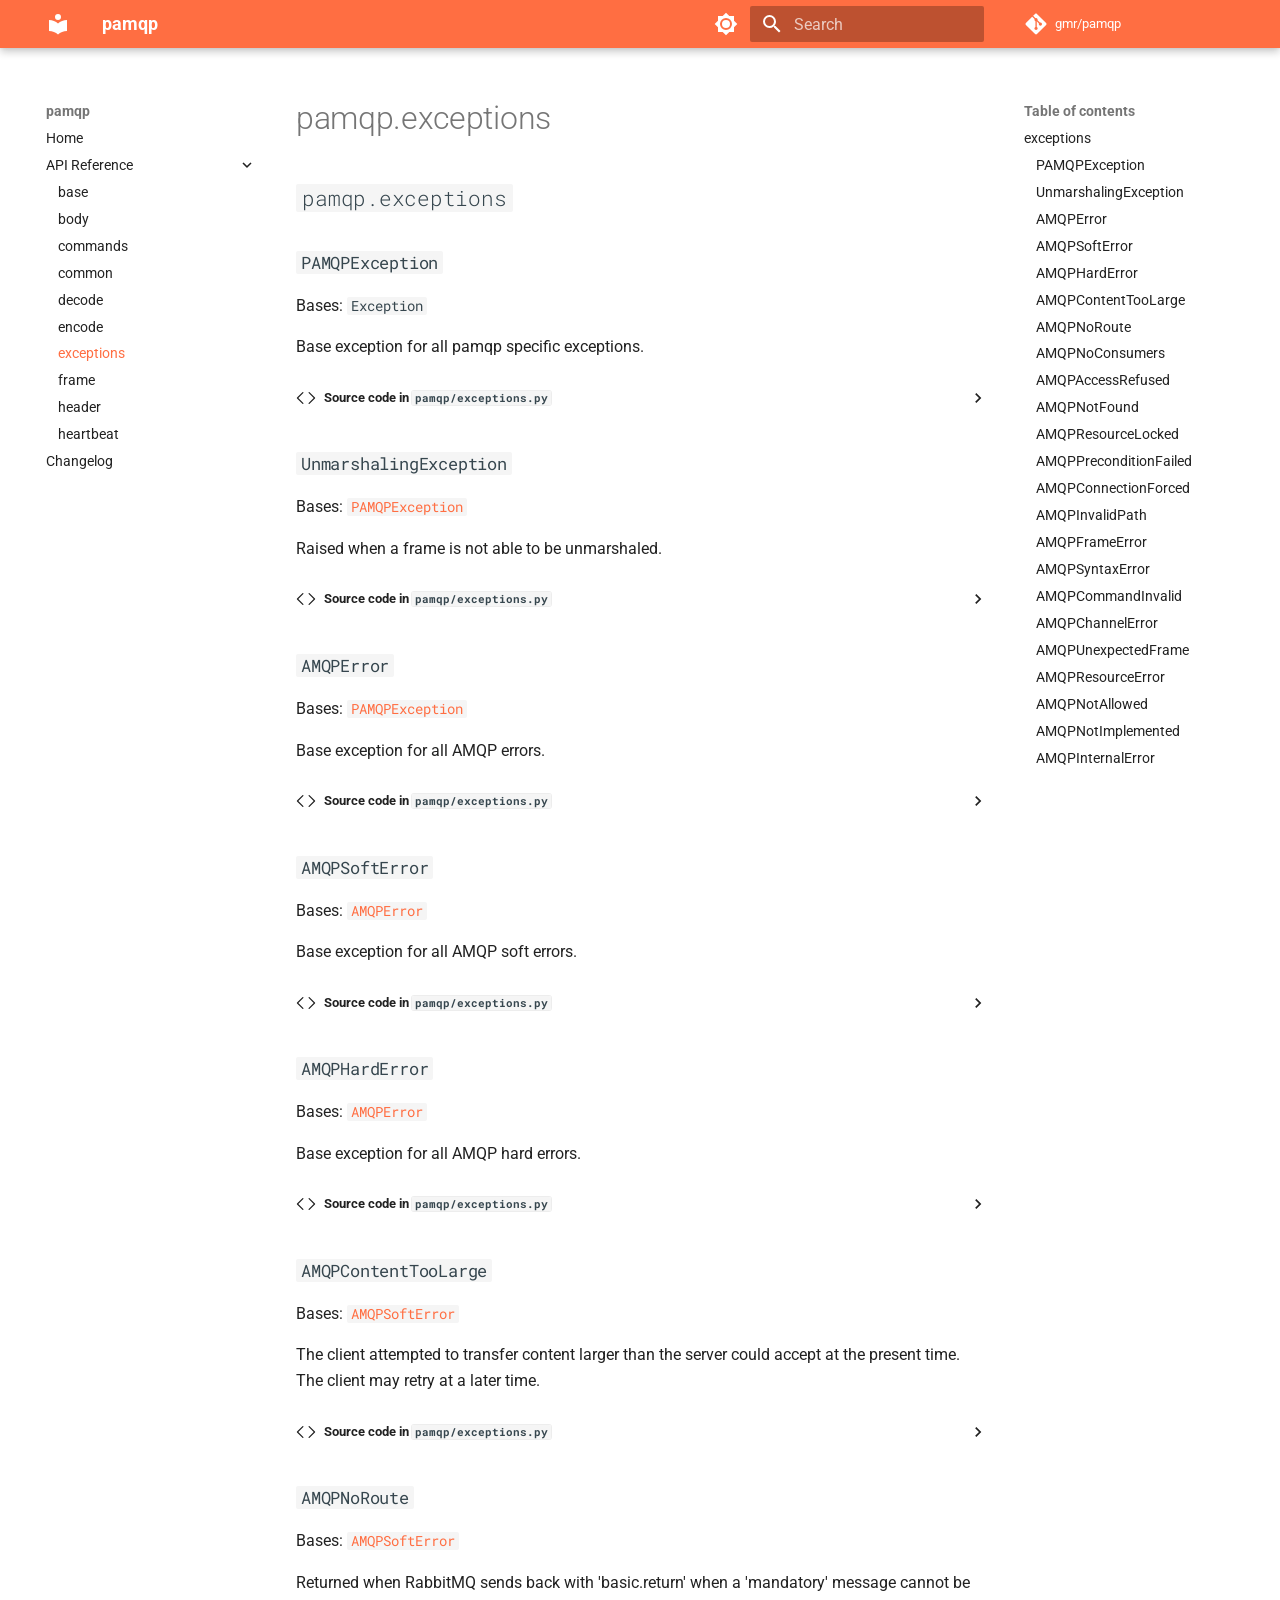
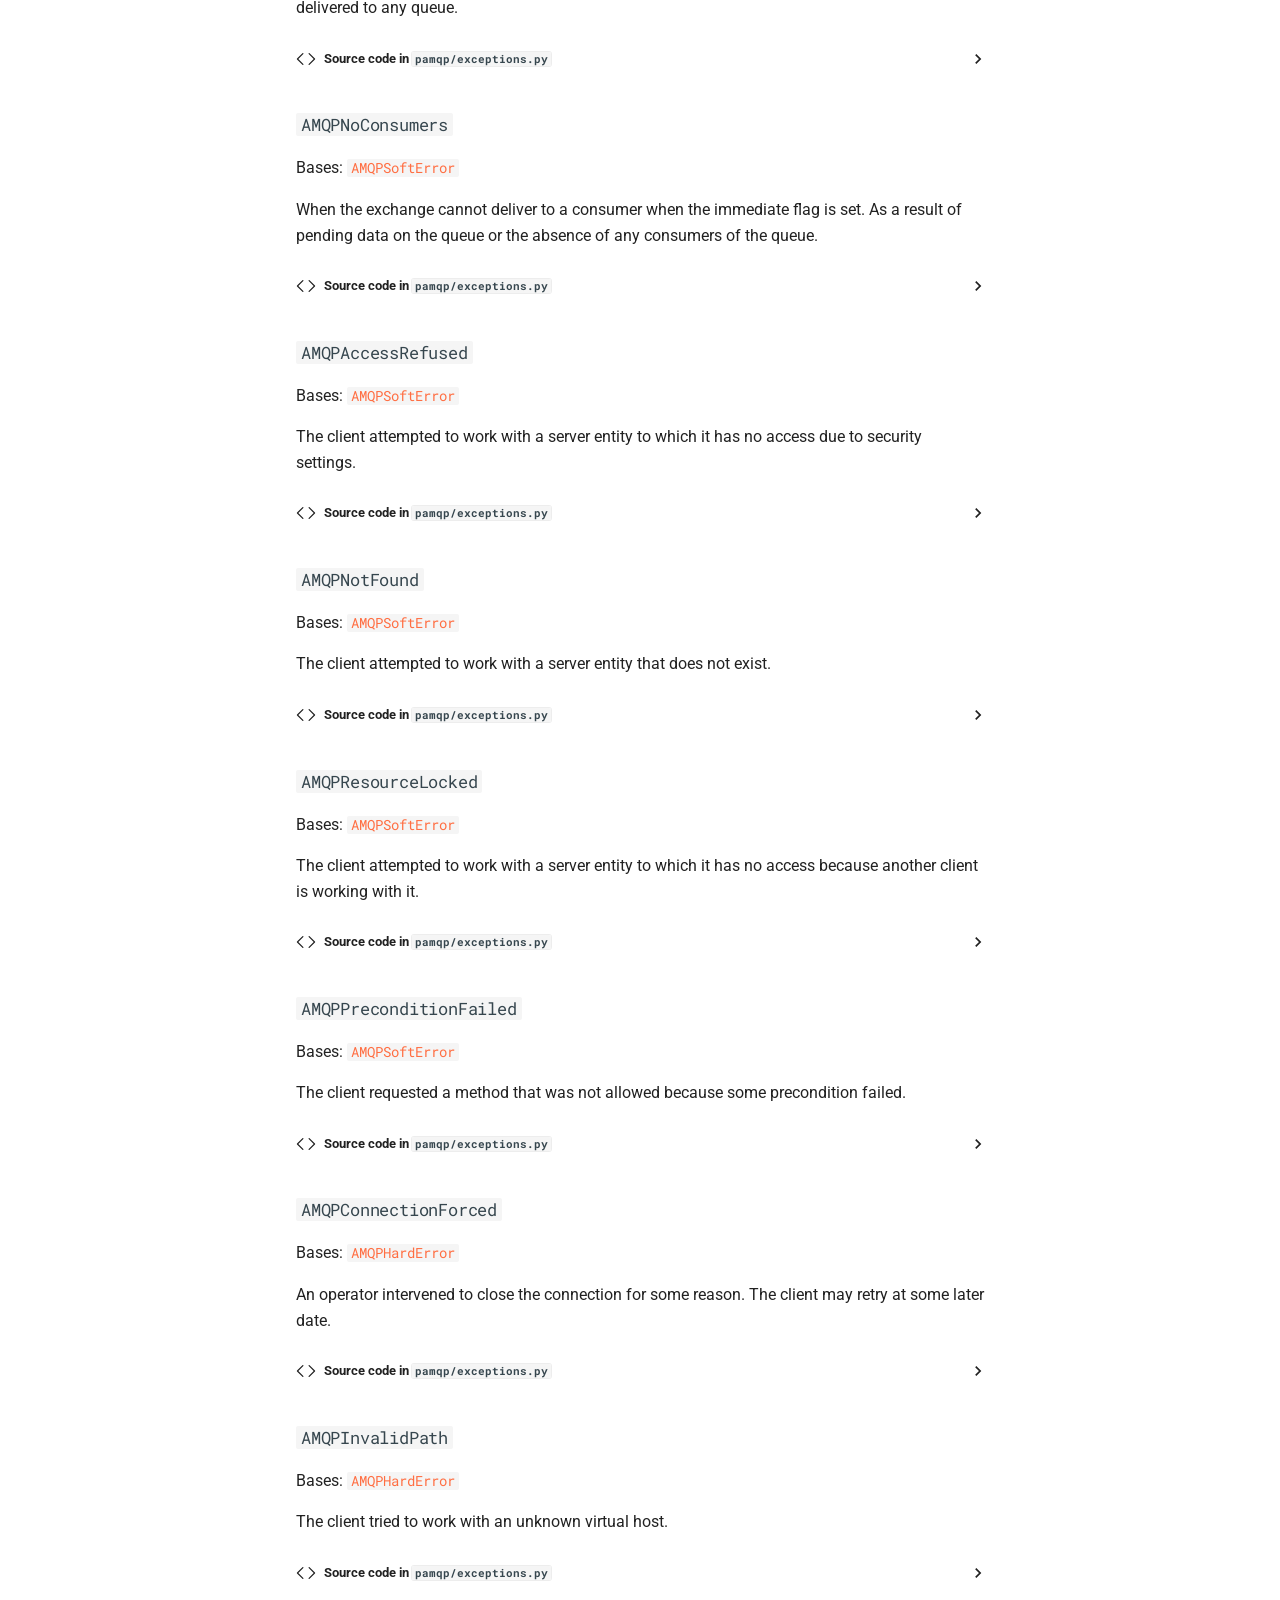
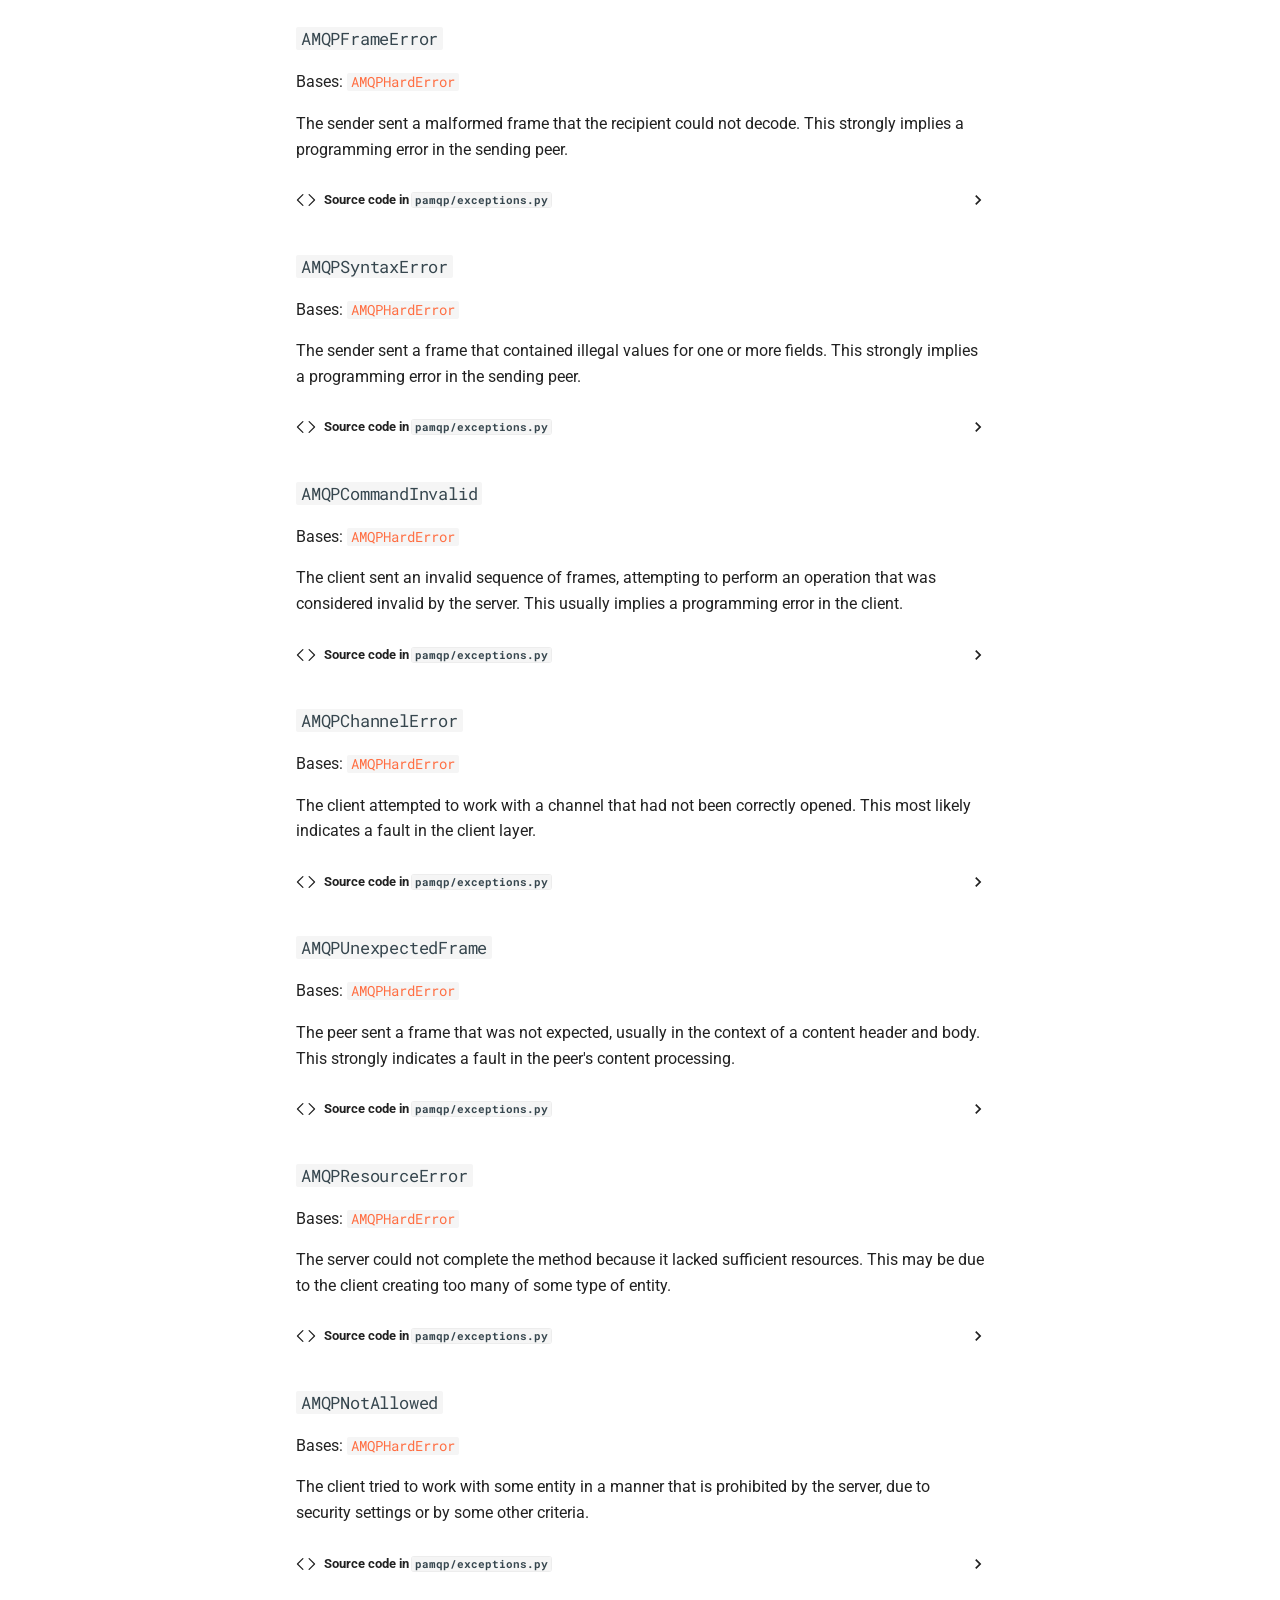
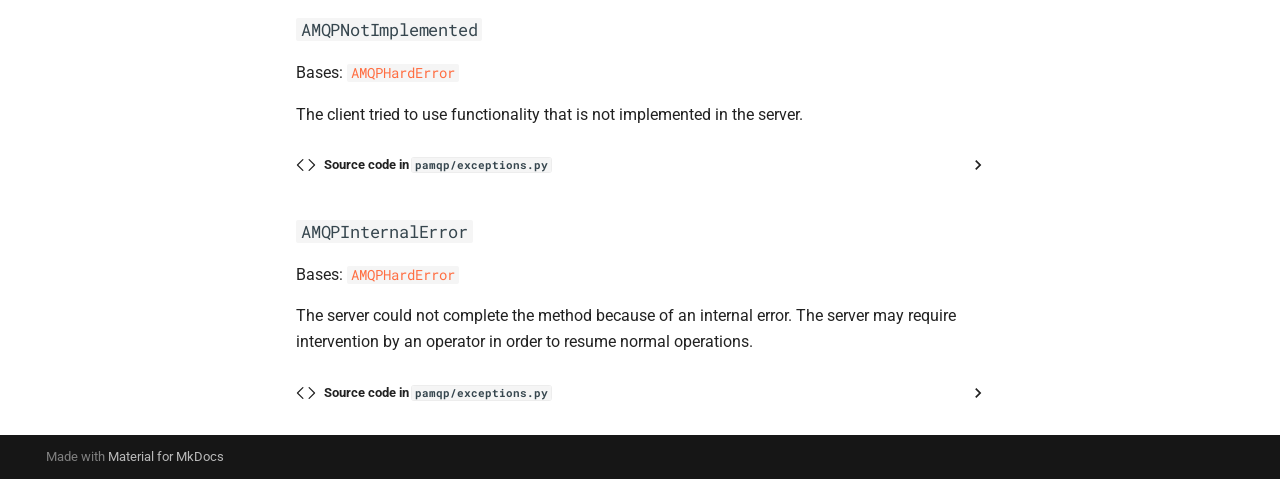
<file: api/exceptions/index.html>
<!doctype html>
<html lang="en" class="no-js">
  <head>
    
      <meta charset="utf-8">
      <meta name="viewport" content="width=device-width,initial-scale=1">
      
      
      
        <link rel="canonical" href="https://gmr.github.io/pamqp/api/exceptions/">
      
      
        <link rel="prev" href="../encode/">
      
      
        <link rel="next" href="../frame/">
      
      
        
      
      
      <link rel="icon" href="../../assets/images/favicon.png">
      <meta name="generator" content="mkdocs-1.6.1, mkdocs-material-9.7.7">
    
    
      
        <title>exceptions - pamqp</title>
      
    
    
      <link rel="stylesheet" href="../../assets/stylesheets/main.ec1eaa64.min.css">
      
        
        <link rel="stylesheet" href="../../assets/stylesheets/palette.ab4e12ef.min.css">
      
      


    
    
      
    
    
      
        
        
        <link rel="preconnect" href="https://fonts.gstatic.com" crossorigin>
        <link rel="stylesheet" href="https://fonts.googleapis.com/css?family=Roboto:300,300i,400,400i,700,700i%7CRoboto+Mono:400,400i,700,700i&display=fallback">
        <style>:root{--md-text-font:"Roboto";--md-code-font:"Roboto Mono"}</style>
      
    
    
      <link rel="stylesheet" href="../../assets/_mkdocstrings.css">
    
    <script>__md_scope=new URL("../..",location),__md_hash=e=>[...e].reduce(((e,_)=>(e<<5)-e+_.charCodeAt(0)),0),__md_get=(e,_=localStorage,t=__md_scope)=>JSON.parse(_.getItem(t.pathname+"."+e)),__md_set=(e,_,t=localStorage,a=__md_scope)=>{try{t.setItem(a.pathname+"."+e,JSON.stringify(_))}catch(e){}}</script>
    
      

    
    
  </head>
  
  
    
    
      
    
    
    
    
    <body dir="ltr" data-md-color-scheme="default" data-md-color-primary="deep-orange" data-md-color-accent="indigo">
  
    
    <input class="md-toggle" data-md-toggle="drawer" type="checkbox" id="__drawer" autocomplete="off">
    <input class="md-toggle" data-md-toggle="search" type="checkbox" id="__search" autocomplete="off">
    <label class="md-overlay" for="__drawer"></label>
    <div data-md-component="skip">
      
        
        <a href="#pamqpexceptions" class="md-skip">
          Skip to content
        </a>
      
    </div>
    <div data-md-component="announce">
      
    </div>
    
    
      

  

<header class="md-header md-header--shadow" data-md-component="header">
  <nav class="md-header__inner md-grid" aria-label="Header">
    <a href="../.." title="pamqp" class="md-header__button md-logo" aria-label="pamqp" data-md-component="logo">
      
  
  <svg xmlns="http://www.w3.org/2000/svg" viewBox="0 0 24 24"><path d="M12 8a3 3 0 0 0 3-3 3 3 0 0 0-3-3 3 3 0 0 0-3 3 3 3 0 0 0 3 3m0 3.54C9.64 9.35 6.5 8 3 8v11c3.5 0 6.64 1.35 9 3.54 2.36-2.19 5.5-3.54 9-3.54V8c-3.5 0-6.64 1.35-9 3.54"/></svg>

    </a>
    <label class="md-header__button md-icon" for="__drawer">
      
      <svg xmlns="http://www.w3.org/2000/svg" viewBox="0 0 24 24"><path d="M3 6h18v2H3zm0 5h18v2H3zm0 5h18v2H3z"/></svg>
    </label>
    <div class="md-header__title" data-md-component="header-title">
      <div class="md-header__ellipsis">
        <div class="md-header__topic">
          <span class="md-ellipsis">
            pamqp
          </span>
        </div>
        <div class="md-header__topic" data-md-component="header-topic">
          <span class="md-ellipsis">
            
              exceptions
            
          </span>
        </div>
      </div>
    </div>
    
      
        <form class="md-header__option" data-md-component="palette">
  
    
    
    
    <input class="md-option" data-md-color-media="" data-md-color-scheme="default" data-md-color-primary="deep-orange" data-md-color-accent="indigo"  aria-label="Switch to dark mode"  type="radio" name="__palette" id="__palette_0">
    
      <label class="md-header__button md-icon" title="Switch to dark mode" for="__palette_1" hidden>
        <svg xmlns="http://www.w3.org/2000/svg" viewBox="0 0 24 24"><path d="M12 8a4 4 0 0 0-4 4 4 4 0 0 0 4 4 4 4 0 0 0 4-4 4 4 0 0 0-4-4m0 10a6 6 0 0 1-6-6 6 6 0 0 1 6-6 6 6 0 0 1 6 6 6 6 0 0 1-6 6m8-9.31V4h-4.69L12 .69 8.69 4H4v4.69L.69 12 4 15.31V20h4.69L12 23.31 15.31 20H20v-4.69L23.31 12z"/></svg>
      </label>
    
  
    
    
    
    <input class="md-option" data-md-color-media="" data-md-color-scheme="slate" data-md-color-primary="deep-orange" data-md-color-accent="indigo"  aria-label="Switch to light mode"  type="radio" name="__palette" id="__palette_1">
    
      <label class="md-header__button md-icon" title="Switch to light mode" for="__palette_0" hidden>
        <svg xmlns="http://www.w3.org/2000/svg" viewBox="0 0 24 24"><path d="M12 18c-.89 0-1.74-.2-2.5-.55C11.56 16.5 13 14.42 13 12s-1.44-4.5-3.5-5.45C10.26 6.2 11.11 6 12 6a6 6 0 0 1 6 6 6 6 0 0 1-6 6m8-9.31V4h-4.69L12 .69 8.69 4H4v4.69L.69 12 4 15.31V20h4.69L12 23.31 15.31 20H20v-4.69L23.31 12z"/></svg>
      </label>
    
  
</form>
      
    
    
      <script>var palette=__md_get("__palette");if(palette&&palette.color){if("(prefers-color-scheme)"===palette.color.media){var media=matchMedia("(prefers-color-scheme: light)"),input=document.querySelector(media.matches?"[data-md-color-media='(prefers-color-scheme: light)']":"[data-md-color-media='(prefers-color-scheme: dark)']");palette.color.media=input.getAttribute("data-md-color-media"),palette.color.scheme=input.getAttribute("data-md-color-scheme"),palette.color.primary=input.getAttribute("data-md-color-primary"),palette.color.accent=input.getAttribute("data-md-color-accent")}for(var[key,value]of Object.entries(palette.color))document.body.setAttribute("data-md-color-"+key,value)}</script>
    
    
    
      
      
        <label class="md-header__button md-icon" for="__search">
          
          <svg xmlns="http://www.w3.org/2000/svg" viewBox="0 0 24 24"><path d="M9.5 3A6.5 6.5 0 0 1 16 9.5c0 1.61-.59 3.09-1.56 4.23l.27.27h.79l5 5-1.5 1.5-5-5v-.79l-.27-.27A6.52 6.52 0 0 1 9.5 16 6.5 6.5 0 0 1 3 9.5 6.5 6.5 0 0 1 9.5 3m0 2C7 5 5 7 5 9.5S7 14 9.5 14 14 12 14 9.5 12 5 9.5 5"/></svg>
        </label>
        <div class="md-search" data-md-component="search" role="dialog">
  <label class="md-search__overlay" for="__search"></label>
  <div class="md-search__inner" role="search">
    <form class="md-search__form" name="search">
      <input type="text" class="md-search__input" name="query" aria-label="Search" placeholder="Search" autocapitalize="off" autocorrect="off" autocomplete="off" spellcheck="false" data-md-component="search-query" required>
      <label class="md-search__icon md-icon" for="__search">
        
        <svg xmlns="http://www.w3.org/2000/svg" viewBox="0 0 24 24"><path d="M9.5 3A6.5 6.5 0 0 1 16 9.5c0 1.61-.59 3.09-1.56 4.23l.27.27h.79l5 5-1.5 1.5-5-5v-.79l-.27-.27A6.52 6.52 0 0 1 9.5 16 6.5 6.5 0 0 1 3 9.5 6.5 6.5 0 0 1 9.5 3m0 2C7 5 5 7 5 9.5S7 14 9.5 14 14 12 14 9.5 12 5 9.5 5"/></svg>
        
        <svg xmlns="http://www.w3.org/2000/svg" viewBox="0 0 24 24"><path d="M20 11v2H8l5.5 5.5-1.42 1.42L4.16 12l7.92-7.92L13.5 5.5 8 11z"/></svg>
      </label>
      <nav class="md-search__options" aria-label="Search">
        
        <button type="reset" class="md-search__icon md-icon" title="Clear" aria-label="Clear" tabindex="-1">
          
          <svg xmlns="http://www.w3.org/2000/svg" viewBox="0 0 24 24"><path d="M19 6.41 17.59 5 12 10.59 6.41 5 5 6.41 10.59 12 5 17.59 6.41 19 12 13.41 17.59 19 19 17.59 13.41 12z"/></svg>
        </button>
      </nav>
      
    </form>
    <div class="md-search__output">
      <div class="md-search__scrollwrap" tabindex="0" data-md-scrollfix>
        <div class="md-search-result" data-md-component="search-result">
          <div class="md-search-result__meta">
            Initializing search
          </div>
          <ol class="md-search-result__list" role="presentation"></ol>
        </div>
      </div>
    </div>
  </div>
</div>
      
    
    
      <div class="md-header__source">
        <a href="https://github.com/gmr/pamqp" title="Go to repository" class="md-source" data-md-component="source">
  <div class="md-source__icon md-icon">
    
    <svg xmlns="http://www.w3.org/2000/svg" viewBox="0 0 448 512"><!--! Font Awesome Free 7.1.0 by @fontawesome - https://fontawesome.com License - https://fontawesome.com/license/free (Icons: CC BY 4.0, Fonts: SIL OFL 1.1, Code: MIT License) Copyright 2025 Fonticons, Inc.--><path d="M439.6 236.1 244 40.5c-5.4-5.5-12.8-8.5-20.4-8.5s-15 3-20.4 8.4L162.5 81l51.5 51.5c27.1-9.1 52.7 16.8 43.4 43.7l49.7 49.7c34.2-11.8 61.2 31 35.5 56.7-26.5 26.5-70.2-2.9-56-37.3L240.3 199v121.9c25.3 12.5 22.3 41.8 9.1 55-6.4 6.4-15.2 10.1-24.3 10.1s-17.8-3.6-24.3-10.1c-17.6-17.6-11.1-46.9 11.2-56v-123c-20.8-8.5-24.6-30.7-18.6-45L142.6 101 8.5 235.1C3 240.6 0 247.9 0 255.5s3 15 8.5 20.4l195.6 195.7c5.4 5.4 12.7 8.4 20.4 8.4s15-3 20.4-8.4l194.7-194.7c5.4-5.4 8.4-12.8 8.4-20.4s-3-15-8.4-20.4"/></svg>
  </div>
  <div class="md-source__repository">
    gmr/pamqp
  </div>
</a>
      </div>
    
  </nav>
  
</header>
    
    <div class="md-container" data-md-component="container">
      
      
        
          
        
      
      <main class="md-main" data-md-component="main">
        <div class="md-main__inner md-grid">
          
            
              
              <div class="md-sidebar md-sidebar--primary" data-md-component="sidebar" data-md-type="navigation" >
                <div class="md-sidebar__scrollwrap">
                  <div class="md-sidebar__inner">
                    



<nav class="md-nav md-nav--primary" aria-label="Navigation" data-md-level="0">
  <label class="md-nav__title" for="__drawer">
    <a href="../.." title="pamqp" class="md-nav__button md-logo" aria-label="pamqp" data-md-component="logo">
      
  
  <svg xmlns="http://www.w3.org/2000/svg" viewBox="0 0 24 24"><path d="M12 8a3 3 0 0 0 3-3 3 3 0 0 0-3-3 3 3 0 0 0-3 3 3 3 0 0 0 3 3m0 3.54C9.64 9.35 6.5 8 3 8v11c3.5 0 6.64 1.35 9 3.54 2.36-2.19 5.5-3.54 9-3.54V8c-3.5 0-6.64 1.35-9 3.54"/></svg>

    </a>
    pamqp
  </label>
  
    <div class="md-nav__source">
      <a href="https://github.com/gmr/pamqp" title="Go to repository" class="md-source" data-md-component="source">
  <div class="md-source__icon md-icon">
    
    <svg xmlns="http://www.w3.org/2000/svg" viewBox="0 0 448 512"><!--! Font Awesome Free 7.1.0 by @fontawesome - https://fontawesome.com License - https://fontawesome.com/license/free (Icons: CC BY 4.0, Fonts: SIL OFL 1.1, Code: MIT License) Copyright 2025 Fonticons, Inc.--><path d="M439.6 236.1 244 40.5c-5.4-5.5-12.8-8.5-20.4-8.5s-15 3-20.4 8.4L162.5 81l51.5 51.5c27.1-9.1 52.7 16.8 43.4 43.7l49.7 49.7c34.2-11.8 61.2 31 35.5 56.7-26.5 26.5-70.2-2.9-56-37.3L240.3 199v121.9c25.3 12.5 22.3 41.8 9.1 55-6.4 6.4-15.2 10.1-24.3 10.1s-17.8-3.6-24.3-10.1c-17.6-17.6-11.1-46.9 11.2-56v-123c-20.8-8.5-24.6-30.7-18.6-45L142.6 101 8.5 235.1C3 240.6 0 247.9 0 255.5s3 15 8.5 20.4l195.6 195.7c5.4 5.4 12.7 8.4 20.4 8.4s15-3 20.4-8.4l194.7-194.7c5.4-5.4 8.4-12.8 8.4-20.4s-3-15-8.4-20.4"/></svg>
  </div>
  <div class="md-source__repository">
    gmr/pamqp
  </div>
</a>
    </div>
  
  <ul class="md-nav__list" data-md-scrollfix>
    
      
      
  
  
  
  
    <li class="md-nav__item">
      <a href="../.." class="md-nav__link">
        
  
  
  <span class="md-ellipsis">
    
  
    Home
  

    
  </span>
  
  

      </a>
    </li>
  

    
      
      
  
  
    
  
  
  
    
    
    
    
    
    <li class="md-nav__item md-nav__item--active md-nav__item--nested">
      
        
        
        <input class="md-nav__toggle md-toggle " type="checkbox" id="__nav_2" checked>
        
          
          <label class="md-nav__link" for="__nav_2" id="__nav_2_label" tabindex="0">
            
  
  
  <span class="md-ellipsis">
    
  
    API Reference
  

    
  </span>
  
  

            <span class="md-nav__icon md-icon"></span>
          </label>
        
        <nav class="md-nav" data-md-level="1" aria-labelledby="__nav_2_label" aria-expanded="true">
          <label class="md-nav__title" for="__nav_2">
            <span class="md-nav__icon md-icon"></span>
            
  
    API Reference
  

          </label>
          <ul class="md-nav__list" data-md-scrollfix>
            
              
                
  
  
  
  
    <li class="md-nav__item">
      <a href="../base/" class="md-nav__link">
        
  
  
  <span class="md-ellipsis">
    
  
    base
  

    
  </span>
  
  

      </a>
    </li>
  

              
            
              
                
  
  
  
  
    <li class="md-nav__item">
      <a href="../body/" class="md-nav__link">
        
  
  
  <span class="md-ellipsis">
    
  
    body
  

    
  </span>
  
  

      </a>
    </li>
  

              
            
              
                
  
  
  
  
    <li class="md-nav__item">
      <a href="../commands/" class="md-nav__link">
        
  
  
  <span class="md-ellipsis">
    
  
    commands
  

    
  </span>
  
  

      </a>
    </li>
  

              
            
              
                
  
  
  
  
    <li class="md-nav__item">
      <a href="../common/" class="md-nav__link">
        
  
  
  <span class="md-ellipsis">
    
  
    common
  

    
  </span>
  
  

      </a>
    </li>
  

              
            
              
                
  
  
  
  
    <li class="md-nav__item">
      <a href="../decode/" class="md-nav__link">
        
  
  
  <span class="md-ellipsis">
    
  
    decode
  

    
  </span>
  
  

      </a>
    </li>
  

              
            
              
                
  
  
  
  
    <li class="md-nav__item">
      <a href="../encode/" class="md-nav__link">
        
  
  
  <span class="md-ellipsis">
    
  
    encode
  

    
  </span>
  
  

      </a>
    </li>
  

              
            
              
                
  
  
    
  
  
  
    <li class="md-nav__item md-nav__item--active">
      
      <input class="md-nav__toggle md-toggle" type="checkbox" id="__toc">
      
      
        
      
      
        <label class="md-nav__link md-nav__link--active" for="__toc">
          
  
  
  <span class="md-ellipsis">
    
  
    exceptions
  

    
  </span>
  
  

          <span class="md-nav__icon md-icon"></span>
        </label>
      
      <a href="./" class="md-nav__link md-nav__link--active">
        
  
  
  <span class="md-ellipsis">
    
  
    exceptions
  

    
  </span>
  
  

      </a>
      
        

<nav class="md-nav md-nav--secondary" aria-label="Table of contents">
  
  
  
    
  
  
    <label class="md-nav__title" for="__toc">
      <span class="md-nav__icon md-icon"></span>
      Table of contents
    </label>
    <ul class="md-nav__list" data-md-component="toc" data-md-scrollfix>
      
        <li class="md-nav__item">
  <a href="#pamqp.exceptions" class="md-nav__link">
    <span class="md-ellipsis">
      
        exceptions
      
    </span>
  </a>
  
    <nav class="md-nav" aria-label="exceptions">
      <ul class="md-nav__list">
        
          <li class="md-nav__item">
  <a href="#pamqp.exceptions.PAMQPException" class="md-nav__link">
    <span class="md-ellipsis">
      
        PAMQPException
      
    </span>
  </a>
  
</li>
        
          <li class="md-nav__item">
  <a href="#pamqp.exceptions.UnmarshalingException" class="md-nav__link">
    <span class="md-ellipsis">
      
        UnmarshalingException
      
    </span>
  </a>
  
</li>
        
          <li class="md-nav__item">
  <a href="#pamqp.exceptions.AMQPError" class="md-nav__link">
    <span class="md-ellipsis">
      
        AMQPError
      
    </span>
  </a>
  
</li>
        
          <li class="md-nav__item">
  <a href="#pamqp.exceptions.AMQPSoftError" class="md-nav__link">
    <span class="md-ellipsis">
      
        AMQPSoftError
      
    </span>
  </a>
  
</li>
        
          <li class="md-nav__item">
  <a href="#pamqp.exceptions.AMQPHardError" class="md-nav__link">
    <span class="md-ellipsis">
      
        AMQPHardError
      
    </span>
  </a>
  
</li>
        
          <li class="md-nav__item">
  <a href="#pamqp.exceptions.AMQPContentTooLarge" class="md-nav__link">
    <span class="md-ellipsis">
      
        AMQPContentTooLarge
      
    </span>
  </a>
  
</li>
        
          <li class="md-nav__item">
  <a href="#pamqp.exceptions.AMQPNoRoute" class="md-nav__link">
    <span class="md-ellipsis">
      
        AMQPNoRoute
      
    </span>
  </a>
  
</li>
        
          <li class="md-nav__item">
  <a href="#pamqp.exceptions.AMQPNoConsumers" class="md-nav__link">
    <span class="md-ellipsis">
      
        AMQPNoConsumers
      
    </span>
  </a>
  
</li>
        
          <li class="md-nav__item">
  <a href="#pamqp.exceptions.AMQPAccessRefused" class="md-nav__link">
    <span class="md-ellipsis">
      
        AMQPAccessRefused
      
    </span>
  </a>
  
</li>
        
          <li class="md-nav__item">
  <a href="#pamqp.exceptions.AMQPNotFound" class="md-nav__link">
    <span class="md-ellipsis">
      
        AMQPNotFound
      
    </span>
  </a>
  
</li>
        
          <li class="md-nav__item">
  <a href="#pamqp.exceptions.AMQPResourceLocked" class="md-nav__link">
    <span class="md-ellipsis">
      
        AMQPResourceLocked
      
    </span>
  </a>
  
</li>
        
          <li class="md-nav__item">
  <a href="#pamqp.exceptions.AMQPPreconditionFailed" class="md-nav__link">
    <span class="md-ellipsis">
      
        AMQPPreconditionFailed
      
    </span>
  </a>
  
</li>
        
          <li class="md-nav__item">
  <a href="#pamqp.exceptions.AMQPConnectionForced" class="md-nav__link">
    <span class="md-ellipsis">
      
        AMQPConnectionForced
      
    </span>
  </a>
  
</li>
        
          <li class="md-nav__item">
  <a href="#pamqp.exceptions.AMQPInvalidPath" class="md-nav__link">
    <span class="md-ellipsis">
      
        AMQPInvalidPath
      
    </span>
  </a>
  
</li>
        
          <li class="md-nav__item">
  <a href="#pamqp.exceptions.AMQPFrameError" class="md-nav__link">
    <span class="md-ellipsis">
      
        AMQPFrameError
      
    </span>
  </a>
  
</li>
        
          <li class="md-nav__item">
  <a href="#pamqp.exceptions.AMQPSyntaxError" class="md-nav__link">
    <span class="md-ellipsis">
      
        AMQPSyntaxError
      
    </span>
  </a>
  
</li>
        
          <li class="md-nav__item">
  <a href="#pamqp.exceptions.AMQPCommandInvalid" class="md-nav__link">
    <span class="md-ellipsis">
      
        AMQPCommandInvalid
      
    </span>
  </a>
  
</li>
        
          <li class="md-nav__item">
  <a href="#pamqp.exceptions.AMQPChannelError" class="md-nav__link">
    <span class="md-ellipsis">
      
        AMQPChannelError
      
    </span>
  </a>
  
</li>
        
          <li class="md-nav__item">
  <a href="#pamqp.exceptions.AMQPUnexpectedFrame" class="md-nav__link">
    <span class="md-ellipsis">
      
        AMQPUnexpectedFrame
      
    </span>
  </a>
  
</li>
        
          <li class="md-nav__item">
  <a href="#pamqp.exceptions.AMQPResourceError" class="md-nav__link">
    <span class="md-ellipsis">
      
        AMQPResourceError
      
    </span>
  </a>
  
</li>
        
          <li class="md-nav__item">
  <a href="#pamqp.exceptions.AMQPNotAllowed" class="md-nav__link">
    <span class="md-ellipsis">
      
        AMQPNotAllowed
      
    </span>
  </a>
  
</li>
        
          <li class="md-nav__item">
  <a href="#pamqp.exceptions.AMQPNotImplemented" class="md-nav__link">
    <span class="md-ellipsis">
      
        AMQPNotImplemented
      
    </span>
  </a>
  
</li>
        
          <li class="md-nav__item">
  <a href="#pamqp.exceptions.AMQPInternalError" class="md-nav__link">
    <span class="md-ellipsis">
      
        AMQPInternalError
      
    </span>
  </a>
  
</li>
        
      </ul>
    </nav>
  
</li>
      
    </ul>
  
</nav>
      
    </li>
  

              
            
              
                
  
  
  
  
    <li class="md-nav__item">
      <a href="../frame/" class="md-nav__link">
        
  
  
  <span class="md-ellipsis">
    
  
    frame
  

    
  </span>
  
  

      </a>
    </li>
  

              
            
              
                
  
  
  
  
    <li class="md-nav__item">
      <a href="../header/" class="md-nav__link">
        
  
  
  <span class="md-ellipsis">
    
  
    header
  

    
  </span>
  
  

      </a>
    </li>
  

              
            
              
                
  
  
  
  
    <li class="md-nav__item">
      <a href="../heartbeat/" class="md-nav__link">
        
  
  
  <span class="md-ellipsis">
    
  
    heartbeat
  

    
  </span>
  
  

      </a>
    </li>
  

              
            
          </ul>
        </nav>
      
    </li>
  

    
      
      
  
  
  
  
    <li class="md-nav__item">
      <a href="../../changelog/" class="md-nav__link">
        
  
  
  <span class="md-ellipsis">
    
  
    Changelog
  

    
  </span>
  
  

      </a>
    </li>
  

    
  </ul>
</nav>
                  </div>
                </div>
              </div>
            
            
              
              <div class="md-sidebar md-sidebar--secondary" data-md-component="sidebar" data-md-type="toc" >
                <div class="md-sidebar__scrollwrap">
                  <div class="md-sidebar__inner">
                    

<nav class="md-nav md-nav--secondary" aria-label="Table of contents">
  
  
  
    
  
  
    <label class="md-nav__title" for="__toc">
      <span class="md-nav__icon md-icon"></span>
      Table of contents
    </label>
    <ul class="md-nav__list" data-md-component="toc" data-md-scrollfix>
      
        <li class="md-nav__item">
  <a href="#pamqp.exceptions" class="md-nav__link">
    <span class="md-ellipsis">
      
        exceptions
      
    </span>
  </a>
  
    <nav class="md-nav" aria-label="exceptions">
      <ul class="md-nav__list">
        
          <li class="md-nav__item">
  <a href="#pamqp.exceptions.PAMQPException" class="md-nav__link">
    <span class="md-ellipsis">
      
        PAMQPException
      
    </span>
  </a>
  
</li>
        
          <li class="md-nav__item">
  <a href="#pamqp.exceptions.UnmarshalingException" class="md-nav__link">
    <span class="md-ellipsis">
      
        UnmarshalingException
      
    </span>
  </a>
  
</li>
        
          <li class="md-nav__item">
  <a href="#pamqp.exceptions.AMQPError" class="md-nav__link">
    <span class="md-ellipsis">
      
        AMQPError
      
    </span>
  </a>
  
</li>
        
          <li class="md-nav__item">
  <a href="#pamqp.exceptions.AMQPSoftError" class="md-nav__link">
    <span class="md-ellipsis">
      
        AMQPSoftError
      
    </span>
  </a>
  
</li>
        
          <li class="md-nav__item">
  <a href="#pamqp.exceptions.AMQPHardError" class="md-nav__link">
    <span class="md-ellipsis">
      
        AMQPHardError
      
    </span>
  </a>
  
</li>
        
          <li class="md-nav__item">
  <a href="#pamqp.exceptions.AMQPContentTooLarge" class="md-nav__link">
    <span class="md-ellipsis">
      
        AMQPContentTooLarge
      
    </span>
  </a>
  
</li>
        
          <li class="md-nav__item">
  <a href="#pamqp.exceptions.AMQPNoRoute" class="md-nav__link">
    <span class="md-ellipsis">
      
        AMQPNoRoute
      
    </span>
  </a>
  
</li>
        
          <li class="md-nav__item">
  <a href="#pamqp.exceptions.AMQPNoConsumers" class="md-nav__link">
    <span class="md-ellipsis">
      
        AMQPNoConsumers
      
    </span>
  </a>
  
</li>
        
          <li class="md-nav__item">
  <a href="#pamqp.exceptions.AMQPAccessRefused" class="md-nav__link">
    <span class="md-ellipsis">
      
        AMQPAccessRefused
      
    </span>
  </a>
  
</li>
        
          <li class="md-nav__item">
  <a href="#pamqp.exceptions.AMQPNotFound" class="md-nav__link">
    <span class="md-ellipsis">
      
        AMQPNotFound
      
    </span>
  </a>
  
</li>
        
          <li class="md-nav__item">
  <a href="#pamqp.exceptions.AMQPResourceLocked" class="md-nav__link">
    <span class="md-ellipsis">
      
        AMQPResourceLocked
      
    </span>
  </a>
  
</li>
        
          <li class="md-nav__item">
  <a href="#pamqp.exceptions.AMQPPreconditionFailed" class="md-nav__link">
    <span class="md-ellipsis">
      
        AMQPPreconditionFailed
      
    </span>
  </a>
  
</li>
        
          <li class="md-nav__item">
  <a href="#pamqp.exceptions.AMQPConnectionForced" class="md-nav__link">
    <span class="md-ellipsis">
      
        AMQPConnectionForced
      
    </span>
  </a>
  
</li>
        
          <li class="md-nav__item">
  <a href="#pamqp.exceptions.AMQPInvalidPath" class="md-nav__link">
    <span class="md-ellipsis">
      
        AMQPInvalidPath
      
    </span>
  </a>
  
</li>
        
          <li class="md-nav__item">
  <a href="#pamqp.exceptions.AMQPFrameError" class="md-nav__link">
    <span class="md-ellipsis">
      
        AMQPFrameError
      
    </span>
  </a>
  
</li>
        
          <li class="md-nav__item">
  <a href="#pamqp.exceptions.AMQPSyntaxError" class="md-nav__link">
    <span class="md-ellipsis">
      
        AMQPSyntaxError
      
    </span>
  </a>
  
</li>
        
          <li class="md-nav__item">
  <a href="#pamqp.exceptions.AMQPCommandInvalid" class="md-nav__link">
    <span class="md-ellipsis">
      
        AMQPCommandInvalid
      
    </span>
  </a>
  
</li>
        
          <li class="md-nav__item">
  <a href="#pamqp.exceptions.AMQPChannelError" class="md-nav__link">
    <span class="md-ellipsis">
      
        AMQPChannelError
      
    </span>
  </a>
  
</li>
        
          <li class="md-nav__item">
  <a href="#pamqp.exceptions.AMQPUnexpectedFrame" class="md-nav__link">
    <span class="md-ellipsis">
      
        AMQPUnexpectedFrame
      
    </span>
  </a>
  
</li>
        
          <li class="md-nav__item">
  <a href="#pamqp.exceptions.AMQPResourceError" class="md-nav__link">
    <span class="md-ellipsis">
      
        AMQPResourceError
      
    </span>
  </a>
  
</li>
        
          <li class="md-nav__item">
  <a href="#pamqp.exceptions.AMQPNotAllowed" class="md-nav__link">
    <span class="md-ellipsis">
      
        AMQPNotAllowed
      
    </span>
  </a>
  
</li>
        
          <li class="md-nav__item">
  <a href="#pamqp.exceptions.AMQPNotImplemented" class="md-nav__link">
    <span class="md-ellipsis">
      
        AMQPNotImplemented
      
    </span>
  </a>
  
</li>
        
          <li class="md-nav__item">
  <a href="#pamqp.exceptions.AMQPInternalError" class="md-nav__link">
    <span class="md-ellipsis">
      
        AMQPInternalError
      
    </span>
  </a>
  
</li>
        
      </ul>
    </nav>
  
</li>
      
    </ul>
  
</nav>
                  </div>
                </div>
              </div>
            
          
          
            <div class="md-content" data-md-component="content">
              
              <article class="md-content__inner md-typeset">
                
                  


  
  


<h1 id="pamqpexceptions">pamqp.exceptions</h1>


<div class="doc doc-object doc-module">



<h2 id="pamqp.exceptions" class="doc doc-heading">
            <code>pamqp.exceptions</code>


</h2>

    <div class="doc doc-contents first">










<div class="doc doc-children">









<div class="doc doc-object doc-class">



<h3 id="pamqp.exceptions.PAMQPException" class="doc doc-heading">
            <code>PAMQPException</code>


</h3>


    <div class="doc doc-contents ">
            <p class="doc doc-class-bases">
              Bases: <code><span title="Exception">Exception</span></code></p>



        <p>Base exception for all pamqp specific exceptions.</p>








              <details class="mkdocstrings-source">
                <summary>Source code in <code>pamqp/exceptions.py</code></summary>
                <div class="highlight"><table class="highlighttable"><tr><td class="linenos"><div class="linenodiv"><pre><span></span><span class="normal">4</span>
<span class="normal">5</span></pre></div></td><td class="code"><div><pre><span></span><code><span class="k">class</span><span class="w"> </span><span class="nc">PAMQPException</span><span class="p">(</span><span class="ne">Exception</span><span class="p">):</span>
<span class="w">    </span><span class="sd">&quot;&quot;&quot;Base exception for all pamqp specific exceptions.&quot;&quot;&quot;</span>
</code></pre></div></td></tr></table></div>
              </details>

    </div>

</div>

<div class="doc doc-object doc-class">



<h3 id="pamqp.exceptions.UnmarshalingException" class="doc doc-heading">
            <code>UnmarshalingException</code>


</h3>


    <div class="doc doc-contents ">
            <p class="doc doc-class-bases">
              Bases: <code><a class="autorefs autorefs-internal" title="PAMQPException (pamqp.exceptions.PAMQPException)" href="#pamqp.exceptions.PAMQPException">PAMQPException</a></code></p>



        <p>Raised when a frame is not able to be unmarshaled.</p>








              <details class="mkdocstrings-source">
                <summary>Source code in <code>pamqp/exceptions.py</code></summary>
                <div class="highlight"><table class="highlighttable"><tr><td class="linenos"><div class="linenodiv"><pre><span></span><span class="normal"> 8</span>
<span class="normal"> 9</span>
<span class="normal">10</span>
<span class="normal">11</span>
<span class="normal">12</span></pre></div></td><td class="code"><div><pre><span></span><code><span class="k">class</span><span class="w"> </span><span class="nc">UnmarshalingException</span><span class="p">(</span><span class="n">PAMQPException</span><span class="p">):</span>
<span class="w">    </span><span class="sd">&quot;&quot;&quot;Raised when a frame is not able to be unmarshaled.&quot;&quot;&quot;</span>

    <span class="k">def</span><span class="w"> </span><span class="fm">__str__</span><span class="p">(</span><span class="bp">self</span><span class="p">)</span> <span class="o">-&gt;</span> <span class="nb">str</span><span class="p">:</span>  <span class="c1"># pragma: nocover</span>
        <span class="k">return</span> <span class="sa">f</span><span class="s1">&#39;Could not unmarshal </span><span class="si">{</span><span class="bp">self</span><span class="o">.</span><span class="n">args</span><span class="p">[</span><span class="mi">0</span><span class="p">]</span><span class="si">}</span><span class="s1"> frame: </span><span class="si">{</span><span class="bp">self</span><span class="o">.</span><span class="n">args</span><span class="p">[</span><span class="mi">1</span><span class="p">]</span><span class="si">}</span><span class="s1">&#39;</span>
</code></pre></div></td></tr></table></div>
              </details>



<div class="doc doc-children">












  </div>

    </div>

</div>

<div class="doc doc-object doc-class">



<h3 id="pamqp.exceptions.AMQPError" class="doc doc-heading">
            <code>AMQPError</code>


</h3>


    <div class="doc doc-contents ">
            <p class="doc doc-class-bases">
              Bases: <code><a class="autorefs autorefs-internal" title="PAMQPException (pamqp.exceptions.PAMQPException)" href="#pamqp.exceptions.PAMQPException">PAMQPException</a></code></p>



        <p>Base exception for all AMQP errors.</p>








              <details class="mkdocstrings-source">
                <summary>Source code in <code>pamqp/exceptions.py</code></summary>
                <div class="highlight"><table class="highlighttable"><tr><td class="linenos"><div class="linenodiv"><pre><span></span><span class="normal">15</span>
<span class="normal">16</span></pre></div></td><td class="code"><div><pre><span></span><code><span class="k">class</span><span class="w"> </span><span class="nc">AMQPError</span><span class="p">(</span><span class="n">PAMQPException</span><span class="p">):</span>
<span class="w">    </span><span class="sd">&quot;&quot;&quot;Base exception for all AMQP errors.&quot;&quot;&quot;</span>
</code></pre></div></td></tr></table></div>
              </details>

    </div>

</div>

<div class="doc doc-object doc-class">



<h3 id="pamqp.exceptions.AMQPSoftError" class="doc doc-heading">
            <code>AMQPSoftError</code>


</h3>


    <div class="doc doc-contents ">
            <p class="doc doc-class-bases">
              Bases: <code><a class="autorefs autorefs-internal" title="AMQPError (pamqp.exceptions.AMQPError)" href="#pamqp.exceptions.AMQPError">AMQPError</a></code></p>



        <p>Base exception for all AMQP soft errors.</p>








              <details class="mkdocstrings-source">
                <summary>Source code in <code>pamqp/exceptions.py</code></summary>
                <div class="highlight"><table class="highlighttable"><tr><td class="linenos"><div class="linenodiv"><pre><span></span><span class="normal">19</span>
<span class="normal">20</span></pre></div></td><td class="code"><div><pre><span></span><code><span class="k">class</span><span class="w"> </span><span class="nc">AMQPSoftError</span><span class="p">(</span><span class="n">AMQPError</span><span class="p">):</span>
<span class="w">    </span><span class="sd">&quot;&quot;&quot;Base exception for all AMQP soft errors.&quot;&quot;&quot;</span>
</code></pre></div></td></tr></table></div>
              </details>

    </div>

</div>

<div class="doc doc-object doc-class">



<h3 id="pamqp.exceptions.AMQPHardError" class="doc doc-heading">
            <code>AMQPHardError</code>


</h3>


    <div class="doc doc-contents ">
            <p class="doc doc-class-bases">
              Bases: <code><a class="autorefs autorefs-internal" title="AMQPError (pamqp.exceptions.AMQPError)" href="#pamqp.exceptions.AMQPError">AMQPError</a></code></p>



        <p>Base exception for all AMQP hard errors.</p>








              <details class="mkdocstrings-source">
                <summary>Source code in <code>pamqp/exceptions.py</code></summary>
                <div class="highlight"><table class="highlighttable"><tr><td class="linenos"><div class="linenodiv"><pre><span></span><span class="normal">23</span>
<span class="normal">24</span></pre></div></td><td class="code"><div><pre><span></span><code><span class="k">class</span><span class="w"> </span><span class="nc">AMQPHardError</span><span class="p">(</span><span class="n">AMQPError</span><span class="p">):</span>
<span class="w">    </span><span class="sd">&quot;&quot;&quot;Base exception for all AMQP hard errors.&quot;&quot;&quot;</span>
</code></pre></div></td></tr></table></div>
              </details>

    </div>

</div>

<div class="doc doc-object doc-class">



<h3 id="pamqp.exceptions.AMQPContentTooLarge" class="doc doc-heading">
            <code>AMQPContentTooLarge</code>


</h3>


    <div class="doc doc-contents ">
            <p class="doc doc-class-bases">
              Bases: <code><a class="autorefs autorefs-internal" title="AMQPSoftError (pamqp.exceptions.AMQPSoftError)" href="#pamqp.exceptions.AMQPSoftError">AMQPSoftError</a></code></p>



        <p>The client attempted to transfer content larger than the server could
accept at the present time. The client may retry at a later time.</p>








              <details class="mkdocstrings-source">
                <summary>Source code in <code>pamqp/exceptions.py</code></summary>
                <div class="highlight"><table class="highlighttable"><tr><td class="linenos"><div class="linenodiv"><pre><span></span><span class="normal">27</span>
<span class="normal">28</span>
<span class="normal">29</span>
<span class="normal">30</span>
<span class="normal">31</span>
<span class="normal">32</span>
<span class="normal">33</span>
<span class="normal">34</span>
<span class="normal">35</span></pre></div></td><td class="code"><div><pre><span></span><code><span class="k">class</span><span class="w"> </span><span class="nc">AMQPContentTooLarge</span><span class="p">(</span><span class="n">AMQPSoftError</span><span class="p">):</span>
<span class="w">    </span><span class="sd">&quot;&quot;&quot;</span>
<span class="sd">    The client attempted to transfer content larger than the server could</span>
<span class="sd">    accept at the present time. The client may retry at a later time.</span>

<span class="sd">    &quot;&quot;&quot;</span>

    <span class="n">name</span> <span class="o">=</span> <span class="s1">&#39;CONTENT-TOO-LARGE&#39;</span>
    <span class="n">value</span> <span class="o">=</span> <span class="mi">311</span>
</code></pre></div></td></tr></table></div>
              </details>



<div class="doc doc-children">












  </div>

    </div>

</div>

<div class="doc doc-object doc-class">



<h3 id="pamqp.exceptions.AMQPNoRoute" class="doc doc-heading">
            <code>AMQPNoRoute</code>


</h3>


    <div class="doc doc-contents ">
            <p class="doc doc-class-bases">
              Bases: <code><a class="autorefs autorefs-internal" title="AMQPSoftError (pamqp.exceptions.AMQPSoftError)" href="#pamqp.exceptions.AMQPSoftError">AMQPSoftError</a></code></p>



        <p>Returned when RabbitMQ sends back with 'basic.return' when a 'mandatory'
message cannot be delivered to any queue.</p>








              <details class="mkdocstrings-source">
                <summary>Source code in <code>pamqp/exceptions.py</code></summary>
                <div class="highlight"><table class="highlighttable"><tr><td class="linenos"><div class="linenodiv"><pre><span></span><span class="normal">38</span>
<span class="normal">39</span>
<span class="normal">40</span>
<span class="normal">41</span>
<span class="normal">42</span>
<span class="normal">43</span>
<span class="normal">44</span>
<span class="normal">45</span>
<span class="normal">46</span></pre></div></td><td class="code"><div><pre><span></span><code><span class="k">class</span><span class="w"> </span><span class="nc">AMQPNoRoute</span><span class="p">(</span><span class="n">AMQPSoftError</span><span class="p">):</span>
<span class="w">    </span><span class="sd">&quot;&quot;&quot;</span>
<span class="sd">    Returned when RabbitMQ sends back with &#39;basic.return&#39; when a &#39;mandatory&#39;</span>
<span class="sd">    message cannot be delivered to any queue.</span>

<span class="sd">    &quot;&quot;&quot;</span>

    <span class="n">name</span> <span class="o">=</span> <span class="s1">&#39;NO-ROUTE&#39;</span>
    <span class="n">value</span> <span class="o">=</span> <span class="mi">312</span>
</code></pre></div></td></tr></table></div>
              </details>



<div class="doc doc-children">












  </div>

    </div>

</div>

<div class="doc doc-object doc-class">



<h3 id="pamqp.exceptions.AMQPNoConsumers" class="doc doc-heading">
            <code>AMQPNoConsumers</code>


</h3>


    <div class="doc doc-contents ">
            <p class="doc doc-class-bases">
              Bases: <code><a class="autorefs autorefs-internal" title="AMQPSoftError (pamqp.exceptions.AMQPSoftError)" href="#pamqp.exceptions.AMQPSoftError">AMQPSoftError</a></code></p>



        <p>When the exchange cannot deliver to a consumer when the immediate flag is
set. As a result of pending data on the queue or the absence of any
consumers of the queue.</p>








              <details class="mkdocstrings-source">
                <summary>Source code in <code>pamqp/exceptions.py</code></summary>
                <div class="highlight"><table class="highlighttable"><tr><td class="linenos"><div class="linenodiv"><pre><span></span><span class="normal">49</span>
<span class="normal">50</span>
<span class="normal">51</span>
<span class="normal">52</span>
<span class="normal">53</span>
<span class="normal">54</span>
<span class="normal">55</span>
<span class="normal">56</span>
<span class="normal">57</span>
<span class="normal">58</span></pre></div></td><td class="code"><div><pre><span></span><code><span class="k">class</span><span class="w"> </span><span class="nc">AMQPNoConsumers</span><span class="p">(</span><span class="n">AMQPSoftError</span><span class="p">):</span>
<span class="w">    </span><span class="sd">&quot;&quot;&quot;</span>
<span class="sd">    When the exchange cannot deliver to a consumer when the immediate flag is</span>
<span class="sd">    set. As a result of pending data on the queue or the absence of any</span>
<span class="sd">    consumers of the queue.</span>

<span class="sd">    &quot;&quot;&quot;</span>

    <span class="n">name</span> <span class="o">=</span> <span class="s1">&#39;NO-CONSUMERS&#39;</span>
    <span class="n">value</span> <span class="o">=</span> <span class="mi">313</span>
</code></pre></div></td></tr></table></div>
              </details>



<div class="doc doc-children">












  </div>

    </div>

</div>

<div class="doc doc-object doc-class">



<h3 id="pamqp.exceptions.AMQPAccessRefused" class="doc doc-heading">
            <code>AMQPAccessRefused</code>


</h3>


    <div class="doc doc-contents ">
            <p class="doc doc-class-bases">
              Bases: <code><a class="autorefs autorefs-internal" title="AMQPSoftError (pamqp.exceptions.AMQPSoftError)" href="#pamqp.exceptions.AMQPSoftError">AMQPSoftError</a></code></p>



        <p>The client attempted to work with a server entity to which it has no access
due to security settings.</p>








              <details class="mkdocstrings-source">
                <summary>Source code in <code>pamqp/exceptions.py</code></summary>
                <div class="highlight"><table class="highlighttable"><tr><td class="linenos"><div class="linenodiv"><pre><span></span><span class="normal">61</span>
<span class="normal">62</span>
<span class="normal">63</span>
<span class="normal">64</span>
<span class="normal">65</span>
<span class="normal">66</span>
<span class="normal">67</span>
<span class="normal">68</span>
<span class="normal">69</span></pre></div></td><td class="code"><div><pre><span></span><code><span class="k">class</span><span class="w"> </span><span class="nc">AMQPAccessRefused</span><span class="p">(</span><span class="n">AMQPSoftError</span><span class="p">):</span>
<span class="w">    </span><span class="sd">&quot;&quot;&quot;</span>
<span class="sd">    The client attempted to work with a server entity to which it has no access</span>
<span class="sd">    due to security settings.</span>

<span class="sd">    &quot;&quot;&quot;</span>

    <span class="n">name</span> <span class="o">=</span> <span class="s1">&#39;ACCESS-REFUSED&#39;</span>
    <span class="n">value</span> <span class="o">=</span> <span class="mi">403</span>
</code></pre></div></td></tr></table></div>
              </details>



<div class="doc doc-children">












  </div>

    </div>

</div>

<div class="doc doc-object doc-class">



<h3 id="pamqp.exceptions.AMQPNotFound" class="doc doc-heading">
            <code>AMQPNotFound</code>


</h3>


    <div class="doc doc-contents ">
            <p class="doc doc-class-bases">
              Bases: <code><a class="autorefs autorefs-internal" title="AMQPSoftError (pamqp.exceptions.AMQPSoftError)" href="#pamqp.exceptions.AMQPSoftError">AMQPSoftError</a></code></p>



        <p>The client attempted to work with a server entity that does not exist.</p>








              <details class="mkdocstrings-source">
                <summary>Source code in <code>pamqp/exceptions.py</code></summary>
                <div class="highlight"><table class="highlighttable"><tr><td class="linenos"><div class="linenodiv"><pre><span></span><span class="normal">72</span>
<span class="normal">73</span>
<span class="normal">74</span>
<span class="normal">75</span>
<span class="normal">76</span>
<span class="normal">77</span>
<span class="normal">78</span>
<span class="normal">79</span></pre></div></td><td class="code"><div><pre><span></span><code><span class="k">class</span><span class="w"> </span><span class="nc">AMQPNotFound</span><span class="p">(</span><span class="n">AMQPSoftError</span><span class="p">):</span>
<span class="w">    </span><span class="sd">&quot;&quot;&quot;</span>
<span class="sd">    The client attempted to work with a server entity that does not exist.</span>

<span class="sd">    &quot;&quot;&quot;</span>

    <span class="n">name</span> <span class="o">=</span> <span class="s1">&#39;NOT-FOUND&#39;</span>
    <span class="n">value</span> <span class="o">=</span> <span class="mi">404</span>
</code></pre></div></td></tr></table></div>
              </details>



<div class="doc doc-children">












  </div>

    </div>

</div>

<div class="doc doc-object doc-class">



<h3 id="pamqp.exceptions.AMQPResourceLocked" class="doc doc-heading">
            <code>AMQPResourceLocked</code>


</h3>


    <div class="doc doc-contents ">
            <p class="doc doc-class-bases">
              Bases: <code><a class="autorefs autorefs-internal" title="AMQPSoftError (pamqp.exceptions.AMQPSoftError)" href="#pamqp.exceptions.AMQPSoftError">AMQPSoftError</a></code></p>



        <p>The client attempted to work with a server entity to which it has no access
because another client is working with it.</p>








              <details class="mkdocstrings-source">
                <summary>Source code in <code>pamqp/exceptions.py</code></summary>
                <div class="highlight"><table class="highlighttable"><tr><td class="linenos"><div class="linenodiv"><pre><span></span><span class="normal">82</span>
<span class="normal">83</span>
<span class="normal">84</span>
<span class="normal">85</span>
<span class="normal">86</span>
<span class="normal">87</span>
<span class="normal">88</span>
<span class="normal">89</span>
<span class="normal">90</span></pre></div></td><td class="code"><div><pre><span></span><code><span class="k">class</span><span class="w"> </span><span class="nc">AMQPResourceLocked</span><span class="p">(</span><span class="n">AMQPSoftError</span><span class="p">):</span>
<span class="w">    </span><span class="sd">&quot;&quot;&quot;</span>
<span class="sd">    The client attempted to work with a server entity to which it has no access</span>
<span class="sd">    because another client is working with it.</span>

<span class="sd">    &quot;&quot;&quot;</span>

    <span class="n">name</span> <span class="o">=</span> <span class="s1">&#39;RESOURCE-LOCKED&#39;</span>
    <span class="n">value</span> <span class="o">=</span> <span class="mi">405</span>
</code></pre></div></td></tr></table></div>
              </details>



<div class="doc doc-children">












  </div>

    </div>

</div>

<div class="doc doc-object doc-class">



<h3 id="pamqp.exceptions.AMQPPreconditionFailed" class="doc doc-heading">
            <code>AMQPPreconditionFailed</code>


</h3>


    <div class="doc doc-contents ">
            <p class="doc doc-class-bases">
              Bases: <code><a class="autorefs autorefs-internal" title="AMQPSoftError (pamqp.exceptions.AMQPSoftError)" href="#pamqp.exceptions.AMQPSoftError">AMQPSoftError</a></code></p>



        <p>The client requested a method that was not allowed because some
precondition failed.</p>








              <details class="mkdocstrings-source">
                <summary>Source code in <code>pamqp/exceptions.py</code></summary>
                <div class="highlight"><table class="highlighttable"><tr><td class="linenos"><div class="linenodiv"><pre><span></span><span class="normal"> 93</span>
<span class="normal"> 94</span>
<span class="normal"> 95</span>
<span class="normal"> 96</span>
<span class="normal"> 97</span>
<span class="normal"> 98</span>
<span class="normal"> 99</span>
<span class="normal">100</span>
<span class="normal">101</span></pre></div></td><td class="code"><div><pre><span></span><code><span class="k">class</span><span class="w"> </span><span class="nc">AMQPPreconditionFailed</span><span class="p">(</span><span class="n">AMQPSoftError</span><span class="p">):</span>
<span class="w">    </span><span class="sd">&quot;&quot;&quot;</span>
<span class="sd">    The client requested a method that was not allowed because some</span>
<span class="sd">    precondition failed.</span>

<span class="sd">    &quot;&quot;&quot;</span>

    <span class="n">name</span> <span class="o">=</span> <span class="s1">&#39;PRECONDITION-FAILED&#39;</span>
    <span class="n">value</span> <span class="o">=</span> <span class="mi">406</span>
</code></pre></div></td></tr></table></div>
              </details>



<div class="doc doc-children">












  </div>

    </div>

</div>

<div class="doc doc-object doc-class">



<h3 id="pamqp.exceptions.AMQPConnectionForced" class="doc doc-heading">
            <code>AMQPConnectionForced</code>


</h3>


    <div class="doc doc-contents ">
            <p class="doc doc-class-bases">
              Bases: <code><a class="autorefs autorefs-internal" title="AMQPHardError (pamqp.exceptions.AMQPHardError)" href="#pamqp.exceptions.AMQPHardError">AMQPHardError</a></code></p>



        <p>An operator intervened to close the connection for some reason. The client
may retry at some later date.</p>








              <details class="mkdocstrings-source">
                <summary>Source code in <code>pamqp/exceptions.py</code></summary>
                <div class="highlight"><table class="highlighttable"><tr><td class="linenos"><div class="linenodiv"><pre><span></span><span class="normal">104</span>
<span class="normal">105</span>
<span class="normal">106</span>
<span class="normal">107</span>
<span class="normal">108</span>
<span class="normal">109</span>
<span class="normal">110</span>
<span class="normal">111</span>
<span class="normal">112</span></pre></div></td><td class="code"><div><pre><span></span><code><span class="k">class</span><span class="w"> </span><span class="nc">AMQPConnectionForced</span><span class="p">(</span><span class="n">AMQPHardError</span><span class="p">):</span>
<span class="w">    </span><span class="sd">&quot;&quot;&quot;</span>
<span class="sd">    An operator intervened to close the connection for some reason. The client</span>
<span class="sd">    may retry at some later date.</span>

<span class="sd">    &quot;&quot;&quot;</span>

    <span class="n">name</span> <span class="o">=</span> <span class="s1">&#39;CONNECTION-FORCED&#39;</span>
    <span class="n">value</span> <span class="o">=</span> <span class="mi">320</span>
</code></pre></div></td></tr></table></div>
              </details>



<div class="doc doc-children">












  </div>

    </div>

</div>

<div class="doc doc-object doc-class">



<h3 id="pamqp.exceptions.AMQPInvalidPath" class="doc doc-heading">
            <code>AMQPInvalidPath</code>


</h3>


    <div class="doc doc-contents ">
            <p class="doc doc-class-bases">
              Bases: <code><a class="autorefs autorefs-internal" title="AMQPHardError (pamqp.exceptions.AMQPHardError)" href="#pamqp.exceptions.AMQPHardError">AMQPHardError</a></code></p>



        <p>The client tried to work with an unknown virtual host.</p>








              <details class="mkdocstrings-source">
                <summary>Source code in <code>pamqp/exceptions.py</code></summary>
                <div class="highlight"><table class="highlighttable"><tr><td class="linenos"><div class="linenodiv"><pre><span></span><span class="normal">115</span>
<span class="normal">116</span>
<span class="normal">117</span>
<span class="normal">118</span>
<span class="normal">119</span>
<span class="normal">120</span>
<span class="normal">121</span>
<span class="normal">122</span></pre></div></td><td class="code"><div><pre><span></span><code><span class="k">class</span><span class="w"> </span><span class="nc">AMQPInvalidPath</span><span class="p">(</span><span class="n">AMQPHardError</span><span class="p">):</span>
<span class="w">    </span><span class="sd">&quot;&quot;&quot;</span>
<span class="sd">    The client tried to work with an unknown virtual host.</span>

<span class="sd">    &quot;&quot;&quot;</span>

    <span class="n">name</span> <span class="o">=</span> <span class="s1">&#39;INVALID-PATH&#39;</span>
    <span class="n">value</span> <span class="o">=</span> <span class="mi">402</span>
</code></pre></div></td></tr></table></div>
              </details>



<div class="doc doc-children">












  </div>

    </div>

</div>

<div class="doc doc-object doc-class">



<h3 id="pamqp.exceptions.AMQPFrameError" class="doc doc-heading">
            <code>AMQPFrameError</code>


</h3>


    <div class="doc doc-contents ">
            <p class="doc doc-class-bases">
              Bases: <code><a class="autorefs autorefs-internal" title="AMQPHardError (pamqp.exceptions.AMQPHardError)" href="#pamqp.exceptions.AMQPHardError">AMQPHardError</a></code></p>



        <p>The sender sent a malformed frame that the recipient could not decode. This
strongly implies a programming error in the sending peer.</p>








              <details class="mkdocstrings-source">
                <summary>Source code in <code>pamqp/exceptions.py</code></summary>
                <div class="highlight"><table class="highlighttable"><tr><td class="linenos"><div class="linenodiv"><pre><span></span><span class="normal">125</span>
<span class="normal">126</span>
<span class="normal">127</span>
<span class="normal">128</span>
<span class="normal">129</span>
<span class="normal">130</span>
<span class="normal">131</span>
<span class="normal">132</span>
<span class="normal">133</span></pre></div></td><td class="code"><div><pre><span></span><code><span class="k">class</span><span class="w"> </span><span class="nc">AMQPFrameError</span><span class="p">(</span><span class="n">AMQPHardError</span><span class="p">):</span>
<span class="w">    </span><span class="sd">&quot;&quot;&quot;</span>
<span class="sd">    The sender sent a malformed frame that the recipient could not decode. This</span>
<span class="sd">    strongly implies a programming error in the sending peer.</span>

<span class="sd">    &quot;&quot;&quot;</span>

    <span class="n">name</span> <span class="o">=</span> <span class="s1">&#39;FRAME-ERROR&#39;</span>
    <span class="n">value</span> <span class="o">=</span> <span class="mi">501</span>
</code></pre></div></td></tr></table></div>
              </details>



<div class="doc doc-children">












  </div>

    </div>

</div>

<div class="doc doc-object doc-class">



<h3 id="pamqp.exceptions.AMQPSyntaxError" class="doc doc-heading">
            <code>AMQPSyntaxError</code>


</h3>


    <div class="doc doc-contents ">
            <p class="doc doc-class-bases">
              Bases: <code><a class="autorefs autorefs-internal" title="AMQPHardError (pamqp.exceptions.AMQPHardError)" href="#pamqp.exceptions.AMQPHardError">AMQPHardError</a></code></p>



        <p>The sender sent a frame that contained illegal values for one or more
fields. This strongly implies a programming error in the sending peer.</p>








              <details class="mkdocstrings-source">
                <summary>Source code in <code>pamqp/exceptions.py</code></summary>
                <div class="highlight"><table class="highlighttable"><tr><td class="linenos"><div class="linenodiv"><pre><span></span><span class="normal">136</span>
<span class="normal">137</span>
<span class="normal">138</span>
<span class="normal">139</span>
<span class="normal">140</span>
<span class="normal">141</span>
<span class="normal">142</span>
<span class="normal">143</span>
<span class="normal">144</span></pre></div></td><td class="code"><div><pre><span></span><code><span class="k">class</span><span class="w"> </span><span class="nc">AMQPSyntaxError</span><span class="p">(</span><span class="n">AMQPHardError</span><span class="p">):</span>
<span class="w">    </span><span class="sd">&quot;&quot;&quot;</span>
<span class="sd">    The sender sent a frame that contained illegal values for one or more</span>
<span class="sd">    fields. This strongly implies a programming error in the sending peer.</span>

<span class="sd">    &quot;&quot;&quot;</span>

    <span class="n">name</span> <span class="o">=</span> <span class="s1">&#39;SYNTAX-ERROR&#39;</span>
    <span class="n">value</span> <span class="o">=</span> <span class="mi">502</span>
</code></pre></div></td></tr></table></div>
              </details>



<div class="doc doc-children">












  </div>

    </div>

</div>

<div class="doc doc-object doc-class">



<h3 id="pamqp.exceptions.AMQPCommandInvalid" class="doc doc-heading">
            <code>AMQPCommandInvalid</code>


</h3>


    <div class="doc doc-contents ">
            <p class="doc doc-class-bases">
              Bases: <code><a class="autorefs autorefs-internal" title="AMQPHardError (pamqp.exceptions.AMQPHardError)" href="#pamqp.exceptions.AMQPHardError">AMQPHardError</a></code></p>



        <p>The client sent an invalid sequence of frames, attempting to perform an
operation that was considered invalid by the server. This usually implies a
programming error in the client.</p>








              <details class="mkdocstrings-source">
                <summary>Source code in <code>pamqp/exceptions.py</code></summary>
                <div class="highlight"><table class="highlighttable"><tr><td class="linenos"><div class="linenodiv"><pre><span></span><span class="normal">147</span>
<span class="normal">148</span>
<span class="normal">149</span>
<span class="normal">150</span>
<span class="normal">151</span>
<span class="normal">152</span>
<span class="normal">153</span>
<span class="normal">154</span>
<span class="normal">155</span>
<span class="normal">156</span></pre></div></td><td class="code"><div><pre><span></span><code><span class="k">class</span><span class="w"> </span><span class="nc">AMQPCommandInvalid</span><span class="p">(</span><span class="n">AMQPHardError</span><span class="p">):</span>
<span class="w">    </span><span class="sd">&quot;&quot;&quot;</span>
<span class="sd">    The client sent an invalid sequence of frames, attempting to perform an</span>
<span class="sd">    operation that was considered invalid by the server. This usually implies a</span>
<span class="sd">    programming error in the client.</span>

<span class="sd">    &quot;&quot;&quot;</span>

    <span class="n">name</span> <span class="o">=</span> <span class="s1">&#39;COMMAND-INVALID&#39;</span>
    <span class="n">value</span> <span class="o">=</span> <span class="mi">503</span>
</code></pre></div></td></tr></table></div>
              </details>



<div class="doc doc-children">












  </div>

    </div>

</div>

<div class="doc doc-object doc-class">



<h3 id="pamqp.exceptions.AMQPChannelError" class="doc doc-heading">
            <code>AMQPChannelError</code>


</h3>


    <div class="doc doc-contents ">
            <p class="doc doc-class-bases">
              Bases: <code><a class="autorefs autorefs-internal" title="AMQPHardError (pamqp.exceptions.AMQPHardError)" href="#pamqp.exceptions.AMQPHardError">AMQPHardError</a></code></p>



        <p>The client attempted to work with a channel that had not been correctly
opened. This most likely indicates a fault in the client layer.</p>








              <details class="mkdocstrings-source">
                <summary>Source code in <code>pamqp/exceptions.py</code></summary>
                <div class="highlight"><table class="highlighttable"><tr><td class="linenos"><div class="linenodiv"><pre><span></span><span class="normal">159</span>
<span class="normal">160</span>
<span class="normal">161</span>
<span class="normal">162</span>
<span class="normal">163</span>
<span class="normal">164</span>
<span class="normal">165</span>
<span class="normal">166</span>
<span class="normal">167</span></pre></div></td><td class="code"><div><pre><span></span><code><span class="k">class</span><span class="w"> </span><span class="nc">AMQPChannelError</span><span class="p">(</span><span class="n">AMQPHardError</span><span class="p">):</span>
<span class="w">    </span><span class="sd">&quot;&quot;&quot;</span>
<span class="sd">    The client attempted to work with a channel that had not been correctly</span>
<span class="sd">    opened. This most likely indicates a fault in the client layer.</span>

<span class="sd">    &quot;&quot;&quot;</span>

    <span class="n">name</span> <span class="o">=</span> <span class="s1">&#39;CHANNEL-ERROR&#39;</span>
    <span class="n">value</span> <span class="o">=</span> <span class="mi">504</span>
</code></pre></div></td></tr></table></div>
              </details>



<div class="doc doc-children">












  </div>

    </div>

</div>

<div class="doc doc-object doc-class">



<h3 id="pamqp.exceptions.AMQPUnexpectedFrame" class="doc doc-heading">
            <code>AMQPUnexpectedFrame</code>


</h3>


    <div class="doc doc-contents ">
            <p class="doc doc-class-bases">
              Bases: <code><a class="autorefs autorefs-internal" title="AMQPHardError (pamqp.exceptions.AMQPHardError)" href="#pamqp.exceptions.AMQPHardError">AMQPHardError</a></code></p>



        <p>The peer sent a frame that was not expected, usually in the context of a
content header and body.  This strongly indicates a fault in the peer's
content processing.</p>








              <details class="mkdocstrings-source">
                <summary>Source code in <code>pamqp/exceptions.py</code></summary>
                <div class="highlight"><table class="highlighttable"><tr><td class="linenos"><div class="linenodiv"><pre><span></span><span class="normal">170</span>
<span class="normal">171</span>
<span class="normal">172</span>
<span class="normal">173</span>
<span class="normal">174</span>
<span class="normal">175</span>
<span class="normal">176</span>
<span class="normal">177</span>
<span class="normal">178</span>
<span class="normal">179</span></pre></div></td><td class="code"><div><pre><span></span><code><span class="k">class</span><span class="w"> </span><span class="nc">AMQPUnexpectedFrame</span><span class="p">(</span><span class="n">AMQPHardError</span><span class="p">):</span>
<span class="w">    </span><span class="sd">&quot;&quot;&quot;</span>
<span class="sd">    The peer sent a frame that was not expected, usually in the context of a</span>
<span class="sd">    content header and body.  This strongly indicates a fault in the peer&#39;s</span>
<span class="sd">    content processing.</span>

<span class="sd">    &quot;&quot;&quot;</span>

    <span class="n">name</span> <span class="o">=</span> <span class="s1">&#39;UNEXPECTED-FRAME&#39;</span>
    <span class="n">value</span> <span class="o">=</span> <span class="mi">505</span>
</code></pre></div></td></tr></table></div>
              </details>



<div class="doc doc-children">












  </div>

    </div>

</div>

<div class="doc doc-object doc-class">



<h3 id="pamqp.exceptions.AMQPResourceError" class="doc doc-heading">
            <code>AMQPResourceError</code>


</h3>


    <div class="doc doc-contents ">
            <p class="doc doc-class-bases">
              Bases: <code><a class="autorefs autorefs-internal" title="AMQPHardError (pamqp.exceptions.AMQPHardError)" href="#pamqp.exceptions.AMQPHardError">AMQPHardError</a></code></p>



        <p>The server could not complete the method because it lacked sufficient
resources. This may be due to the client creating too many of some type of
entity.</p>








              <details class="mkdocstrings-source">
                <summary>Source code in <code>pamqp/exceptions.py</code></summary>
                <div class="highlight"><table class="highlighttable"><tr><td class="linenos"><div class="linenodiv"><pre><span></span><span class="normal">182</span>
<span class="normal">183</span>
<span class="normal">184</span>
<span class="normal">185</span>
<span class="normal">186</span>
<span class="normal">187</span>
<span class="normal">188</span>
<span class="normal">189</span>
<span class="normal">190</span>
<span class="normal">191</span></pre></div></td><td class="code"><div><pre><span></span><code><span class="k">class</span><span class="w"> </span><span class="nc">AMQPResourceError</span><span class="p">(</span><span class="n">AMQPHardError</span><span class="p">):</span>
<span class="w">    </span><span class="sd">&quot;&quot;&quot;</span>
<span class="sd">    The server could not complete the method because it lacked sufficient</span>
<span class="sd">    resources. This may be due to the client creating too many of some type of</span>
<span class="sd">    entity.</span>

<span class="sd">    &quot;&quot;&quot;</span>

    <span class="n">name</span> <span class="o">=</span> <span class="s1">&#39;RESOURCE-ERROR&#39;</span>
    <span class="n">value</span> <span class="o">=</span> <span class="mi">506</span>
</code></pre></div></td></tr></table></div>
              </details>



<div class="doc doc-children">












  </div>

    </div>

</div>

<div class="doc doc-object doc-class">



<h3 id="pamqp.exceptions.AMQPNotAllowed" class="doc doc-heading">
            <code>AMQPNotAllowed</code>


</h3>


    <div class="doc doc-contents ">
            <p class="doc doc-class-bases">
              Bases: <code><a class="autorefs autorefs-internal" title="AMQPHardError (pamqp.exceptions.AMQPHardError)" href="#pamqp.exceptions.AMQPHardError">AMQPHardError</a></code></p>



        <p>The client tried to work with some entity in a manner that is prohibited by
the server, due to security settings or by some other criteria.</p>








              <details class="mkdocstrings-source">
                <summary>Source code in <code>pamqp/exceptions.py</code></summary>
                <div class="highlight"><table class="highlighttable"><tr><td class="linenos"><div class="linenodiv"><pre><span></span><span class="normal">194</span>
<span class="normal">195</span>
<span class="normal">196</span>
<span class="normal">197</span>
<span class="normal">198</span>
<span class="normal">199</span>
<span class="normal">200</span>
<span class="normal">201</span>
<span class="normal">202</span></pre></div></td><td class="code"><div><pre><span></span><code><span class="k">class</span><span class="w"> </span><span class="nc">AMQPNotAllowed</span><span class="p">(</span><span class="n">AMQPHardError</span><span class="p">):</span>
<span class="w">    </span><span class="sd">&quot;&quot;&quot;</span>
<span class="sd">    The client tried to work with some entity in a manner that is prohibited by</span>
<span class="sd">    the server, due to security settings or by some other criteria.</span>

<span class="sd">    &quot;&quot;&quot;</span>

    <span class="n">name</span> <span class="o">=</span> <span class="s1">&#39;NOT-ALLOWED&#39;</span>
    <span class="n">value</span> <span class="o">=</span> <span class="mi">530</span>
</code></pre></div></td></tr></table></div>
              </details>



<div class="doc doc-children">












  </div>

    </div>

</div>

<div class="doc doc-object doc-class">



<h3 id="pamqp.exceptions.AMQPNotImplemented" class="doc doc-heading">
            <code>AMQPNotImplemented</code>


</h3>


    <div class="doc doc-contents ">
            <p class="doc doc-class-bases">
              Bases: <code><a class="autorefs autorefs-internal" title="AMQPHardError (pamqp.exceptions.AMQPHardError)" href="#pamqp.exceptions.AMQPHardError">AMQPHardError</a></code></p>



        <p>The client tried to use functionality that is not implemented in the
server.</p>








              <details class="mkdocstrings-source">
                <summary>Source code in <code>pamqp/exceptions.py</code></summary>
                <div class="highlight"><table class="highlighttable"><tr><td class="linenos"><div class="linenodiv"><pre><span></span><span class="normal">205</span>
<span class="normal">206</span>
<span class="normal">207</span>
<span class="normal">208</span>
<span class="normal">209</span>
<span class="normal">210</span>
<span class="normal">211</span>
<span class="normal">212</span>
<span class="normal">213</span></pre></div></td><td class="code"><div><pre><span></span><code><span class="k">class</span><span class="w"> </span><span class="nc">AMQPNotImplemented</span><span class="p">(</span><span class="n">AMQPHardError</span><span class="p">):</span>
<span class="w">    </span><span class="sd">&quot;&quot;&quot;</span>
<span class="sd">    The client tried to use functionality that is not implemented in the</span>
<span class="sd">    server.</span>

<span class="sd">    &quot;&quot;&quot;</span>

    <span class="n">name</span> <span class="o">=</span> <span class="s1">&#39;NOT-IMPLEMENTED&#39;</span>
    <span class="n">value</span> <span class="o">=</span> <span class="mi">540</span>
</code></pre></div></td></tr></table></div>
              </details>



<div class="doc doc-children">












  </div>

    </div>

</div>

<div class="doc doc-object doc-class">



<h3 id="pamqp.exceptions.AMQPInternalError" class="doc doc-heading">
            <code>AMQPInternalError</code>


</h3>


    <div class="doc doc-contents ">
            <p class="doc doc-class-bases">
              Bases: <code><a class="autorefs autorefs-internal" title="AMQPHardError (pamqp.exceptions.AMQPHardError)" href="#pamqp.exceptions.AMQPHardError">AMQPHardError</a></code></p>



        <p>The server could not complete the method because of an internal error. The
server may require intervention by an operator in order to resume normal
operations.</p>








              <details class="mkdocstrings-source">
                <summary>Source code in <code>pamqp/exceptions.py</code></summary>
                <div class="highlight"><table class="highlighttable"><tr><td class="linenos"><div class="linenodiv"><pre><span></span><span class="normal">216</span>
<span class="normal">217</span>
<span class="normal">218</span>
<span class="normal">219</span>
<span class="normal">220</span>
<span class="normal">221</span>
<span class="normal">222</span>
<span class="normal">223</span>
<span class="normal">224</span>
<span class="normal">225</span></pre></div></td><td class="code"><div><pre><span></span><code><span class="k">class</span><span class="w"> </span><span class="nc">AMQPInternalError</span><span class="p">(</span><span class="n">AMQPHardError</span><span class="p">):</span>
<span class="w">    </span><span class="sd">&quot;&quot;&quot;</span>
<span class="sd">    The server could not complete the method because of an internal error. The</span>
<span class="sd">    server may require intervention by an operator in order to resume normal</span>
<span class="sd">    operations.</span>

<span class="sd">    &quot;&quot;&quot;</span>

    <span class="n">name</span> <span class="o">=</span> <span class="s1">&#39;INTERNAL-ERROR&#39;</span>
    <span class="n">value</span> <span class="o">=</span> <span class="mi">541</span>
</code></pre></div></td></tr></table></div>
              </details>



<div class="doc doc-children">












  </div>

    </div>

</div>




  </div>

    </div>

</div>












                
              </article>
            </div>
          
          
<script>var target=document.getElementById(location.hash.slice(1));target&&target.name&&(target.checked=target.name.startsWith("__tabbed_"))</script>
        </div>
        
      </main>
      
        <footer class="md-footer">
  
  <div class="md-footer-meta md-typeset">
    <div class="md-footer-meta__inner md-grid">
      <div class="md-copyright">
  
  
    Made with
    <a href="https://squidfunk.github.io/mkdocs-material/" target="_blank" rel="noopener">
      Material for MkDocs
    </a>
  
</div>
      
    </div>
  </div>
</footer>
      
    </div>
    <div class="md-dialog" data-md-component="dialog">
      <div class="md-dialog__inner md-typeset"></div>
    </div>
    
    
    
      
      
      <script id="__config" type="application/json">{"annotate": null, "base": "../..", "features": [], "search": "../../assets/javascripts/workers/search.2c215733.min.js", "tags": null, "translations": {"clipboard.copied": "Copied to clipboard", "clipboard.copy": "Copy to clipboard", "search.result.more.one": "1 more on this page", "search.result.more.other": "# more on this page", "search.result.none": "No matching documents", "search.result.one": "1 matching document", "search.result.other": "# matching documents", "search.result.placeholder": "Type to start searching", "search.result.term.missing": "Missing", "select.version": "Select version"}, "version": null}</script>
    
    
      <script src="../../assets/javascripts/bundle.d7400e89.min.js"></script>
      
    
  </body>
</html>
</file>
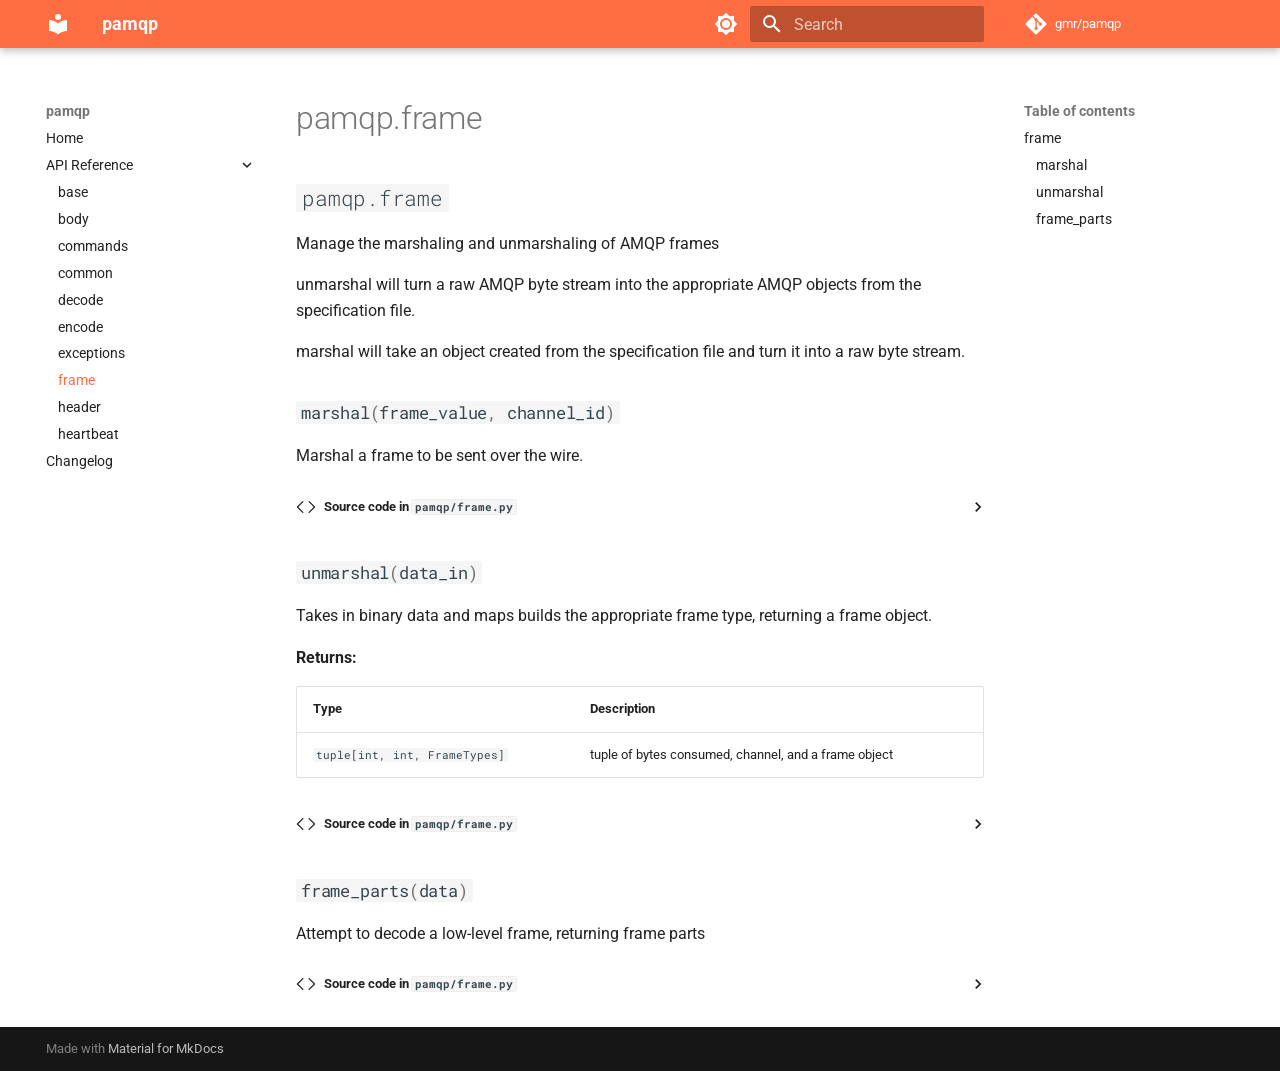
<file: api/frame/index.html>
<!doctype html>
<html lang="en" class="no-js">
  <head>
    
      <meta charset="utf-8">
      <meta name="viewport" content="width=device-width,initial-scale=1">
      
      
      
        <link rel="canonical" href="https://gmr.github.io/pamqp/api/frame/">
      
      
        <link rel="prev" href="../exceptions/">
      
      
        <link rel="next" href="../header/">
      
      
        
      
      
      <link rel="icon" href="../../assets/images/favicon.png">
      <meta name="generator" content="mkdocs-1.6.1, mkdocs-material-9.7.7">
    
    
      
        <title>frame - pamqp</title>
      
    
    
      <link rel="stylesheet" href="../../assets/stylesheets/main.ec1eaa64.min.css">
      
        
        <link rel="stylesheet" href="../../assets/stylesheets/palette.ab4e12ef.min.css">
      
      


    
    
      
    
    
      
        
        
        <link rel="preconnect" href="https://fonts.gstatic.com" crossorigin>
        <link rel="stylesheet" href="https://fonts.googleapis.com/css?family=Roboto:300,300i,400,400i,700,700i%7CRoboto+Mono:400,400i,700,700i&display=fallback">
        <style>:root{--md-text-font:"Roboto";--md-code-font:"Roboto Mono"}</style>
      
    
    
      <link rel="stylesheet" href="../../assets/_mkdocstrings.css">
    
    <script>__md_scope=new URL("../..",location),__md_hash=e=>[...e].reduce(((e,_)=>(e<<5)-e+_.charCodeAt(0)),0),__md_get=(e,_=localStorage,t=__md_scope)=>JSON.parse(_.getItem(t.pathname+"."+e)),__md_set=(e,_,t=localStorage,a=__md_scope)=>{try{t.setItem(a.pathname+"."+e,JSON.stringify(_))}catch(e){}}</script>
    
      

    
    
  </head>
  
  
    
    
      
    
    
    
    
    <body dir="ltr" data-md-color-scheme="default" data-md-color-primary="deep-orange" data-md-color-accent="indigo">
  
    
    <input class="md-toggle" data-md-toggle="drawer" type="checkbox" id="__drawer" autocomplete="off">
    <input class="md-toggle" data-md-toggle="search" type="checkbox" id="__search" autocomplete="off">
    <label class="md-overlay" for="__drawer"></label>
    <div data-md-component="skip">
      
        
        <a href="#pamqpframe" class="md-skip">
          Skip to content
        </a>
      
    </div>
    <div data-md-component="announce">
      
    </div>
    
    
      

  

<header class="md-header md-header--shadow" data-md-component="header">
  <nav class="md-header__inner md-grid" aria-label="Header">
    <a href="../.." title="pamqp" class="md-header__button md-logo" aria-label="pamqp" data-md-component="logo">
      
  
  <svg xmlns="http://www.w3.org/2000/svg" viewBox="0 0 24 24"><path d="M12 8a3 3 0 0 0 3-3 3 3 0 0 0-3-3 3 3 0 0 0-3 3 3 3 0 0 0 3 3m0 3.54C9.64 9.35 6.5 8 3 8v11c3.5 0 6.64 1.35 9 3.54 2.36-2.19 5.5-3.54 9-3.54V8c-3.5 0-6.64 1.35-9 3.54"/></svg>

    </a>
    <label class="md-header__button md-icon" for="__drawer">
      
      <svg xmlns="http://www.w3.org/2000/svg" viewBox="0 0 24 24"><path d="M3 6h18v2H3zm0 5h18v2H3zm0 5h18v2H3z"/></svg>
    </label>
    <div class="md-header__title" data-md-component="header-title">
      <div class="md-header__ellipsis">
        <div class="md-header__topic">
          <span class="md-ellipsis">
            pamqp
          </span>
        </div>
        <div class="md-header__topic" data-md-component="header-topic">
          <span class="md-ellipsis">
            
              frame
            
          </span>
        </div>
      </div>
    </div>
    
      
        <form class="md-header__option" data-md-component="palette">
  
    
    
    
    <input class="md-option" data-md-color-media="" data-md-color-scheme="default" data-md-color-primary="deep-orange" data-md-color-accent="indigo"  aria-label="Switch to dark mode"  type="radio" name="__palette" id="__palette_0">
    
      <label class="md-header__button md-icon" title="Switch to dark mode" for="__palette_1" hidden>
        <svg xmlns="http://www.w3.org/2000/svg" viewBox="0 0 24 24"><path d="M12 8a4 4 0 0 0-4 4 4 4 0 0 0 4 4 4 4 0 0 0 4-4 4 4 0 0 0-4-4m0 10a6 6 0 0 1-6-6 6 6 0 0 1 6-6 6 6 0 0 1 6 6 6 6 0 0 1-6 6m8-9.31V4h-4.69L12 .69 8.69 4H4v4.69L.69 12 4 15.31V20h4.69L12 23.31 15.31 20H20v-4.69L23.31 12z"/></svg>
      </label>
    
  
    
    
    
    <input class="md-option" data-md-color-media="" data-md-color-scheme="slate" data-md-color-primary="deep-orange" data-md-color-accent="indigo"  aria-label="Switch to light mode"  type="radio" name="__palette" id="__palette_1">
    
      <label class="md-header__button md-icon" title="Switch to light mode" for="__palette_0" hidden>
        <svg xmlns="http://www.w3.org/2000/svg" viewBox="0 0 24 24"><path d="M12 18c-.89 0-1.74-.2-2.5-.55C11.56 16.5 13 14.42 13 12s-1.44-4.5-3.5-5.45C10.26 6.2 11.11 6 12 6a6 6 0 0 1 6 6 6 6 0 0 1-6 6m8-9.31V4h-4.69L12 .69 8.69 4H4v4.69L.69 12 4 15.31V20h4.69L12 23.31 15.31 20H20v-4.69L23.31 12z"/></svg>
      </label>
    
  
</form>
      
    
    
      <script>var palette=__md_get("__palette");if(palette&&palette.color){if("(prefers-color-scheme)"===palette.color.media){var media=matchMedia("(prefers-color-scheme: light)"),input=document.querySelector(media.matches?"[data-md-color-media='(prefers-color-scheme: light)']":"[data-md-color-media='(prefers-color-scheme: dark)']");palette.color.media=input.getAttribute("data-md-color-media"),palette.color.scheme=input.getAttribute("data-md-color-scheme"),palette.color.primary=input.getAttribute("data-md-color-primary"),palette.color.accent=input.getAttribute("data-md-color-accent")}for(var[key,value]of Object.entries(palette.color))document.body.setAttribute("data-md-color-"+key,value)}</script>
    
    
    
      
      
        <label class="md-header__button md-icon" for="__search">
          
          <svg xmlns="http://www.w3.org/2000/svg" viewBox="0 0 24 24"><path d="M9.5 3A6.5 6.5 0 0 1 16 9.5c0 1.61-.59 3.09-1.56 4.23l.27.27h.79l5 5-1.5 1.5-5-5v-.79l-.27-.27A6.52 6.52 0 0 1 9.5 16 6.5 6.5 0 0 1 3 9.5 6.5 6.5 0 0 1 9.5 3m0 2C7 5 5 7 5 9.5S7 14 9.5 14 14 12 14 9.5 12 5 9.5 5"/></svg>
        </label>
        <div class="md-search" data-md-component="search" role="dialog">
  <label class="md-search__overlay" for="__search"></label>
  <div class="md-search__inner" role="search">
    <form class="md-search__form" name="search">
      <input type="text" class="md-search__input" name="query" aria-label="Search" placeholder="Search" autocapitalize="off" autocorrect="off" autocomplete="off" spellcheck="false" data-md-component="search-query" required>
      <label class="md-search__icon md-icon" for="__search">
        
        <svg xmlns="http://www.w3.org/2000/svg" viewBox="0 0 24 24"><path d="M9.5 3A6.5 6.5 0 0 1 16 9.5c0 1.61-.59 3.09-1.56 4.23l.27.27h.79l5 5-1.5 1.5-5-5v-.79l-.27-.27A6.52 6.52 0 0 1 9.5 16 6.5 6.5 0 0 1 3 9.5 6.5 6.5 0 0 1 9.5 3m0 2C7 5 5 7 5 9.5S7 14 9.5 14 14 12 14 9.5 12 5 9.5 5"/></svg>
        
        <svg xmlns="http://www.w3.org/2000/svg" viewBox="0 0 24 24"><path d="M20 11v2H8l5.5 5.5-1.42 1.42L4.16 12l7.92-7.92L13.5 5.5 8 11z"/></svg>
      </label>
      <nav class="md-search__options" aria-label="Search">
        
        <button type="reset" class="md-search__icon md-icon" title="Clear" aria-label="Clear" tabindex="-1">
          
          <svg xmlns="http://www.w3.org/2000/svg" viewBox="0 0 24 24"><path d="M19 6.41 17.59 5 12 10.59 6.41 5 5 6.41 10.59 12 5 17.59 6.41 19 12 13.41 17.59 19 19 17.59 13.41 12z"/></svg>
        </button>
      </nav>
      
    </form>
    <div class="md-search__output">
      <div class="md-search__scrollwrap" tabindex="0" data-md-scrollfix>
        <div class="md-search-result" data-md-component="search-result">
          <div class="md-search-result__meta">
            Initializing search
          </div>
          <ol class="md-search-result__list" role="presentation"></ol>
        </div>
      </div>
    </div>
  </div>
</div>
      
    
    
      <div class="md-header__source">
        <a href="https://github.com/gmr/pamqp" title="Go to repository" class="md-source" data-md-component="source">
  <div class="md-source__icon md-icon">
    
    <svg xmlns="http://www.w3.org/2000/svg" viewBox="0 0 448 512"><!--! Font Awesome Free 7.1.0 by @fontawesome - https://fontawesome.com License - https://fontawesome.com/license/free (Icons: CC BY 4.0, Fonts: SIL OFL 1.1, Code: MIT License) Copyright 2025 Fonticons, Inc.--><path d="M439.6 236.1 244 40.5c-5.4-5.5-12.8-8.5-20.4-8.5s-15 3-20.4 8.4L162.5 81l51.5 51.5c27.1-9.1 52.7 16.8 43.4 43.7l49.7 49.7c34.2-11.8 61.2 31 35.5 56.7-26.5 26.5-70.2-2.9-56-37.3L240.3 199v121.9c25.3 12.5 22.3 41.8 9.1 55-6.4 6.4-15.2 10.1-24.3 10.1s-17.8-3.6-24.3-10.1c-17.6-17.6-11.1-46.9 11.2-56v-123c-20.8-8.5-24.6-30.7-18.6-45L142.6 101 8.5 235.1C3 240.6 0 247.9 0 255.5s3 15 8.5 20.4l195.6 195.7c5.4 5.4 12.7 8.4 20.4 8.4s15-3 20.4-8.4l194.7-194.7c5.4-5.4 8.4-12.8 8.4-20.4s-3-15-8.4-20.4"/></svg>
  </div>
  <div class="md-source__repository">
    gmr/pamqp
  </div>
</a>
      </div>
    
  </nav>
  
</header>
    
    <div class="md-container" data-md-component="container">
      
      
        
          
        
      
      <main class="md-main" data-md-component="main">
        <div class="md-main__inner md-grid">
          
            
              
              <div class="md-sidebar md-sidebar--primary" data-md-component="sidebar" data-md-type="navigation" >
                <div class="md-sidebar__scrollwrap">
                  <div class="md-sidebar__inner">
                    



<nav class="md-nav md-nav--primary" aria-label="Navigation" data-md-level="0">
  <label class="md-nav__title" for="__drawer">
    <a href="../.." title="pamqp" class="md-nav__button md-logo" aria-label="pamqp" data-md-component="logo">
      
  
  <svg xmlns="http://www.w3.org/2000/svg" viewBox="0 0 24 24"><path d="M12 8a3 3 0 0 0 3-3 3 3 0 0 0-3-3 3 3 0 0 0-3 3 3 3 0 0 0 3 3m0 3.54C9.64 9.35 6.5 8 3 8v11c3.5 0 6.64 1.35 9 3.54 2.36-2.19 5.5-3.54 9-3.54V8c-3.5 0-6.64 1.35-9 3.54"/></svg>

    </a>
    pamqp
  </label>
  
    <div class="md-nav__source">
      <a href="https://github.com/gmr/pamqp" title="Go to repository" class="md-source" data-md-component="source">
  <div class="md-source__icon md-icon">
    
    <svg xmlns="http://www.w3.org/2000/svg" viewBox="0 0 448 512"><!--! Font Awesome Free 7.1.0 by @fontawesome - https://fontawesome.com License - https://fontawesome.com/license/free (Icons: CC BY 4.0, Fonts: SIL OFL 1.1, Code: MIT License) Copyright 2025 Fonticons, Inc.--><path d="M439.6 236.1 244 40.5c-5.4-5.5-12.8-8.5-20.4-8.5s-15 3-20.4 8.4L162.5 81l51.5 51.5c27.1-9.1 52.7 16.8 43.4 43.7l49.7 49.7c34.2-11.8 61.2 31 35.5 56.7-26.5 26.5-70.2-2.9-56-37.3L240.3 199v121.9c25.3 12.5 22.3 41.8 9.1 55-6.4 6.4-15.2 10.1-24.3 10.1s-17.8-3.6-24.3-10.1c-17.6-17.6-11.1-46.9 11.2-56v-123c-20.8-8.5-24.6-30.7-18.6-45L142.6 101 8.5 235.1C3 240.6 0 247.9 0 255.5s3 15 8.5 20.4l195.6 195.7c5.4 5.4 12.7 8.4 20.4 8.4s15-3 20.4-8.4l194.7-194.7c5.4-5.4 8.4-12.8 8.4-20.4s-3-15-8.4-20.4"/></svg>
  </div>
  <div class="md-source__repository">
    gmr/pamqp
  </div>
</a>
    </div>
  
  <ul class="md-nav__list" data-md-scrollfix>
    
      
      
  
  
  
  
    <li class="md-nav__item">
      <a href="../.." class="md-nav__link">
        
  
  
  <span class="md-ellipsis">
    
  
    Home
  

    
  </span>
  
  

      </a>
    </li>
  

    
      
      
  
  
    
  
  
  
    
    
    
    
    
    <li class="md-nav__item md-nav__item--active md-nav__item--nested">
      
        
        
        <input class="md-nav__toggle md-toggle " type="checkbox" id="__nav_2" checked>
        
          
          <label class="md-nav__link" for="__nav_2" id="__nav_2_label" tabindex="0">
            
  
  
  <span class="md-ellipsis">
    
  
    API Reference
  

    
  </span>
  
  

            <span class="md-nav__icon md-icon"></span>
          </label>
        
        <nav class="md-nav" data-md-level="1" aria-labelledby="__nav_2_label" aria-expanded="true">
          <label class="md-nav__title" for="__nav_2">
            <span class="md-nav__icon md-icon"></span>
            
  
    API Reference
  

          </label>
          <ul class="md-nav__list" data-md-scrollfix>
            
              
                
  
  
  
  
    <li class="md-nav__item">
      <a href="../base/" class="md-nav__link">
        
  
  
  <span class="md-ellipsis">
    
  
    base
  

    
  </span>
  
  

      </a>
    </li>
  

              
            
              
                
  
  
  
  
    <li class="md-nav__item">
      <a href="../body/" class="md-nav__link">
        
  
  
  <span class="md-ellipsis">
    
  
    body
  

    
  </span>
  
  

      </a>
    </li>
  

              
            
              
                
  
  
  
  
    <li class="md-nav__item">
      <a href="../commands/" class="md-nav__link">
        
  
  
  <span class="md-ellipsis">
    
  
    commands
  

    
  </span>
  
  

      </a>
    </li>
  

              
            
              
                
  
  
  
  
    <li class="md-nav__item">
      <a href="../common/" class="md-nav__link">
        
  
  
  <span class="md-ellipsis">
    
  
    common
  

    
  </span>
  
  

      </a>
    </li>
  

              
            
              
                
  
  
  
  
    <li class="md-nav__item">
      <a href="../decode/" class="md-nav__link">
        
  
  
  <span class="md-ellipsis">
    
  
    decode
  

    
  </span>
  
  

      </a>
    </li>
  

              
            
              
                
  
  
  
  
    <li class="md-nav__item">
      <a href="../encode/" class="md-nav__link">
        
  
  
  <span class="md-ellipsis">
    
  
    encode
  

    
  </span>
  
  

      </a>
    </li>
  

              
            
              
                
  
  
  
  
    <li class="md-nav__item">
      <a href="../exceptions/" class="md-nav__link">
        
  
  
  <span class="md-ellipsis">
    
  
    exceptions
  

    
  </span>
  
  

      </a>
    </li>
  

              
            
              
                
  
  
    
  
  
  
    <li class="md-nav__item md-nav__item--active">
      
      <input class="md-nav__toggle md-toggle" type="checkbox" id="__toc">
      
      
        
      
      
        <label class="md-nav__link md-nav__link--active" for="__toc">
          
  
  
  <span class="md-ellipsis">
    
  
    frame
  

    
  </span>
  
  

          <span class="md-nav__icon md-icon"></span>
        </label>
      
      <a href="./" class="md-nav__link md-nav__link--active">
        
  
  
  <span class="md-ellipsis">
    
  
    frame
  

    
  </span>
  
  

      </a>
      
        

<nav class="md-nav md-nav--secondary" aria-label="Table of contents">
  
  
  
    
  
  
    <label class="md-nav__title" for="__toc">
      <span class="md-nav__icon md-icon"></span>
      Table of contents
    </label>
    <ul class="md-nav__list" data-md-component="toc" data-md-scrollfix>
      
        <li class="md-nav__item">
  <a href="#pamqp.frame" class="md-nav__link">
    <span class="md-ellipsis">
      
        frame
      
    </span>
  </a>
  
    <nav class="md-nav" aria-label="frame">
      <ul class="md-nav__list">
        
          <li class="md-nav__item">
  <a href="#pamqp.frame.marshal" class="md-nav__link">
    <span class="md-ellipsis">
      
        marshal
      
    </span>
  </a>
  
</li>
        
          <li class="md-nav__item">
  <a href="#pamqp.frame.unmarshal" class="md-nav__link">
    <span class="md-ellipsis">
      
        unmarshal
      
    </span>
  </a>
  
</li>
        
          <li class="md-nav__item">
  <a href="#pamqp.frame.frame_parts" class="md-nav__link">
    <span class="md-ellipsis">
      
        frame_parts
      
    </span>
  </a>
  
</li>
        
      </ul>
    </nav>
  
</li>
      
    </ul>
  
</nav>
      
    </li>
  

              
            
              
                
  
  
  
  
    <li class="md-nav__item">
      <a href="../header/" class="md-nav__link">
        
  
  
  <span class="md-ellipsis">
    
  
    header
  

    
  </span>
  
  

      </a>
    </li>
  

              
            
              
                
  
  
  
  
    <li class="md-nav__item">
      <a href="../heartbeat/" class="md-nav__link">
        
  
  
  <span class="md-ellipsis">
    
  
    heartbeat
  

    
  </span>
  
  

      </a>
    </li>
  

              
            
          </ul>
        </nav>
      
    </li>
  

    
      
      
  
  
  
  
    <li class="md-nav__item">
      <a href="../../changelog/" class="md-nav__link">
        
  
  
  <span class="md-ellipsis">
    
  
    Changelog
  

    
  </span>
  
  

      </a>
    </li>
  

    
  </ul>
</nav>
                  </div>
                </div>
              </div>
            
            
              
              <div class="md-sidebar md-sidebar--secondary" data-md-component="sidebar" data-md-type="toc" >
                <div class="md-sidebar__scrollwrap">
                  <div class="md-sidebar__inner">
                    

<nav class="md-nav md-nav--secondary" aria-label="Table of contents">
  
  
  
    
  
  
    <label class="md-nav__title" for="__toc">
      <span class="md-nav__icon md-icon"></span>
      Table of contents
    </label>
    <ul class="md-nav__list" data-md-component="toc" data-md-scrollfix>
      
        <li class="md-nav__item">
  <a href="#pamqp.frame" class="md-nav__link">
    <span class="md-ellipsis">
      
        frame
      
    </span>
  </a>
  
    <nav class="md-nav" aria-label="frame">
      <ul class="md-nav__list">
        
          <li class="md-nav__item">
  <a href="#pamqp.frame.marshal" class="md-nav__link">
    <span class="md-ellipsis">
      
        marshal
      
    </span>
  </a>
  
</li>
        
          <li class="md-nav__item">
  <a href="#pamqp.frame.unmarshal" class="md-nav__link">
    <span class="md-ellipsis">
      
        unmarshal
      
    </span>
  </a>
  
</li>
        
          <li class="md-nav__item">
  <a href="#pamqp.frame.frame_parts" class="md-nav__link">
    <span class="md-ellipsis">
      
        frame_parts
      
    </span>
  </a>
  
</li>
        
      </ul>
    </nav>
  
</li>
      
    </ul>
  
</nav>
                  </div>
                </div>
              </div>
            
          
          
            <div class="md-content" data-md-component="content">
              
              <article class="md-content__inner md-typeset">
                
                  


  
  


<h1 id="pamqpframe">pamqp.frame</h1>


<div class="doc doc-object doc-module">



<h2 id="pamqp.frame" class="doc doc-heading">
            <code>pamqp.frame</code>


</h2>

    <div class="doc doc-contents first">

        <p>Manage the marshaling and unmarshaling of AMQP frames</p>
<p>unmarshal will turn a raw AMQP byte stream into the appropriate AMQP objects
from the specification file.</p>
<p>marshal will take an object created from the specification file and turn it
into a raw byte stream.</p>










<div class="doc doc-children">










<div class="doc doc-object doc-function">


<h3 id="pamqp.frame.marshal" class="doc doc-heading">
            <code class="highlight language-python"><span class="n">marshal</span><span class="p">(</span><span class="n">frame_value</span><span class="p">,</span> <span class="n">channel_id</span><span class="p">)</span></code>

</h3>


    <div class="doc doc-contents ">

        <p>Marshal a frame to be sent over the wire.</p>


            <details class="mkdocstrings-source">
              <summary>Source code in <code>pamqp/frame.py</code></summary>
              <div class="highlight"><table class="highlighttable"><tr><td class="linenos"><div class="linenodiv"><pre><span></span><span class="normal">38</span>
<span class="normal">39</span>
<span class="normal">40</span>
<span class="normal">41</span>
<span class="normal">42</span>
<span class="normal">43</span>
<span class="normal">44</span>
<span class="normal">45</span>
<span class="normal">46</span>
<span class="normal">47</span>
<span class="normal">48</span>
<span class="normal">49</span>
<span class="normal">50</span>
<span class="normal">51</span>
<span class="normal">52</span>
<span class="normal">53</span>
<span class="normal">54</span></pre></div></td><td class="code"><div><pre><span></span><code><span class="k">def</span><span class="w"> </span><span class="nf">marshal</span><span class="p">(</span><span class="n">frame_value</span><span class="p">:</span> <span class="n">FrameTypes</span><span class="p">,</span> <span class="n">channel_id</span><span class="p">:</span> <span class="nb">int</span><span class="p">)</span> <span class="o">-&gt;</span> <span class="nb">bytes</span><span class="p">:</span>
<span class="w">    </span><span class="sd">&quot;&quot;&quot;Marshal a frame to be sent over the wire.</span>

<span class="sd">    :raises: ValueError</span>

<span class="sd">    &quot;&quot;&quot;</span>
    <span class="k">if</span> <span class="nb">isinstance</span><span class="p">(</span><span class="n">frame_value</span><span class="p">,</span> <span class="n">header</span><span class="o">.</span><span class="n">ProtocolHeader</span><span class="p">):</span>
        <span class="k">return</span> <span class="n">frame_value</span><span class="o">.</span><span class="n">marshal</span><span class="p">()</span>
    <span class="k">elif</span> <span class="nb">isinstance</span><span class="p">(</span><span class="n">frame_value</span><span class="p">,</span> <span class="n">base</span><span class="o">.</span><span class="n">Frame</span><span class="p">):</span>
        <span class="k">return</span> <span class="n">_marshal_method_frame</span><span class="p">(</span><span class="n">frame_value</span><span class="p">,</span> <span class="n">channel_id</span><span class="p">)</span>
    <span class="k">elif</span> <span class="nb">isinstance</span><span class="p">(</span><span class="n">frame_value</span><span class="p">,</span> <span class="n">header</span><span class="o">.</span><span class="n">ContentHeader</span><span class="p">):</span>
        <span class="k">return</span> <span class="n">_marshal_content_header_frame</span><span class="p">(</span><span class="n">frame_value</span><span class="p">,</span> <span class="n">channel_id</span><span class="p">)</span>
    <span class="k">elif</span> <span class="nb">isinstance</span><span class="p">(</span><span class="n">frame_value</span><span class="p">,</span> <span class="n">body</span><span class="o">.</span><span class="n">ContentBody</span><span class="p">):</span>
        <span class="k">return</span> <span class="n">_marshal_content_body_frame</span><span class="p">(</span><span class="n">frame_value</span><span class="p">,</span> <span class="n">channel_id</span><span class="p">)</span>
    <span class="k">elif</span> <span class="nb">isinstance</span><span class="p">(</span><span class="n">frame_value</span><span class="p">,</span> <span class="n">heartbeat</span><span class="o">.</span><span class="n">Heartbeat</span><span class="p">):</span>
        <span class="k">return</span> <span class="n">frame_value</span><span class="o">.</span><span class="n">marshal</span><span class="p">()</span>
    <span class="k">raise</span> <span class="ne">ValueError</span><span class="p">(</span><span class="sa">f</span><span class="s1">&#39;Could not determine frame type: </span><span class="si">{</span><span class="n">frame_value</span><span class="si">}</span><span class="s1">&#39;</span><span class="p">)</span>
</code></pre></div></td></tr></table></div>
            </details>
    </div>

</div>

<div class="doc doc-object doc-function">


<h3 id="pamqp.frame.unmarshal" class="doc doc-heading">
            <code class="highlight language-python"><span class="n">unmarshal</span><span class="p">(</span><span class="n">data_in</span><span class="p">)</span></code>

</h3>


    <div class="doc doc-contents ">

        <p>Takes in binary data and maps builds the appropriate frame type,
returning a frame object.</p>


    <p><span class="doc-section-title">Returns:</span></p>
    <table>
      <thead>
        <tr>
          <th>Type</th>
          <th>Description</th>
        </tr>
      </thead>
      <tbody>
          <tr class="doc-section-item">
            <td>
                  <code><span title="tuple">tuple</span>[<span title="int">int</span>, <span title="int">int</span>, <span title="pamqp.frame.FrameTypes">FrameTypes</span>]</code>
            </td>
            <td>
              <div class="doc-md-description">
                <p>tuple of  bytes consumed, channel, and a frame object</p>
              </div>
            </td>
          </tr>
      </tbody>
    </table>


            <details class="mkdocstrings-source">
              <summary>Source code in <code>pamqp/frame.py</code></summary>
              <div class="highlight"><table class="highlighttable"><tr><td class="linenos"><div class="linenodiv"><pre><span></span><span class="normal"> 57</span>
<span class="normal"> 58</span>
<span class="normal"> 59</span>
<span class="normal"> 60</span>
<span class="normal"> 61</span>
<span class="normal"> 62</span>
<span class="normal"> 63</span>
<span class="normal"> 64</span>
<span class="normal"> 65</span>
<span class="normal"> 66</span>
<span class="normal"> 67</span>
<span class="normal"> 68</span>
<span class="normal"> 69</span>
<span class="normal"> 70</span>
<span class="normal"> 71</span>
<span class="normal"> 72</span>
<span class="normal"> 73</span>
<span class="normal"> 74</span>
<span class="normal"> 75</span>
<span class="normal"> 76</span>
<span class="normal"> 77</span>
<span class="normal"> 78</span>
<span class="normal"> 79</span>
<span class="normal"> 80</span>
<span class="normal"> 81</span>
<span class="normal"> 82</span>
<span class="normal"> 83</span>
<span class="normal"> 84</span>
<span class="normal"> 85</span>
<span class="normal"> 86</span>
<span class="normal"> 87</span>
<span class="normal"> 88</span>
<span class="normal"> 89</span>
<span class="normal"> 90</span>
<span class="normal"> 91</span>
<span class="normal"> 92</span>
<span class="normal"> 93</span>
<span class="normal"> 94</span>
<span class="normal"> 95</span>
<span class="normal"> 96</span>
<span class="normal"> 97</span>
<span class="normal"> 98</span>
<span class="normal"> 99</span>
<span class="normal">100</span>
<span class="normal">101</span></pre></div></td><td class="code"><div><pre><span></span><code><span class="k">def</span><span class="w"> </span><span class="nf">unmarshal</span><span class="p">(</span><span class="n">data_in</span><span class="p">:</span> <span class="nb">bytes</span><span class="p">)</span> <span class="o">-&gt;</span> <span class="nb">tuple</span><span class="p">[</span><span class="nb">int</span><span class="p">,</span> <span class="nb">int</span><span class="p">,</span> <span class="n">FrameTypes</span><span class="p">]:</span>
<span class="w">    </span><span class="sd">&quot;&quot;&quot;Takes in binary data and maps builds the appropriate frame type,</span>
<span class="sd">    returning a frame object.</span>

<span class="sd">    :returns: tuple of  bytes consumed, channel, and a frame object</span>
<span class="sd">    :raises: exceptions.UnmarshalingException</span>

<span class="sd">    &quot;&quot;&quot;</span>
    <span class="k">try</span><span class="p">:</span>  <span class="c1"># Look to see if it&#39;s a protocol header frame</span>
        <span class="n">value</span> <span class="o">=</span> <span class="n">_unmarshal_protocol_header_frame</span><span class="p">(</span><span class="n">data_in</span><span class="p">)</span>
    <span class="k">except</span> <span class="ne">ValueError</span> <span class="k">as</span> <span class="n">error</span><span class="p">:</span>
        <span class="k">raise</span> <span class="n">exceptions</span><span class="o">.</span><span class="n">UnmarshalingException</span><span class="p">(</span>
            <span class="n">header</span><span class="o">.</span><span class="n">ProtocolHeader</span><span class="p">,</span> <span class="n">error</span>
        <span class="p">)</span> <span class="kn">from</span><span class="w"> </span><span class="nn">error</span>
    <span class="k">else</span><span class="p">:</span>
        <span class="k">if</span> <span class="n">value</span><span class="p">:</span>
            <span class="k">return</span> <span class="mi">8</span><span class="p">,</span> <span class="mi">0</span><span class="p">,</span> <span class="n">value</span>

    <span class="n">frame_type</span><span class="p">,</span> <span class="n">channel_id</span><span class="p">,</span> <span class="n">frame_size</span> <span class="o">=</span> <span class="n">frame_parts</span><span class="p">(</span><span class="n">data_in</span><span class="p">)</span>

    <span class="c1"># Heartbeats do not have frame length indicators</span>
    <span class="k">if</span> <span class="n">frame_type</span> <span class="o">==</span> <span class="n">constants</span><span class="o">.</span><span class="n">FRAME_HEARTBEAT</span> <span class="ow">and</span> <span class="n">frame_size</span> <span class="o">==</span> <span class="mi">0</span><span class="p">:</span>
        <span class="k">return</span> <span class="mi">8</span><span class="p">,</span> <span class="n">channel_id</span><span class="p">,</span> <span class="n">heartbeat</span><span class="o">.</span><span class="n">Heartbeat</span><span class="p">()</span>

    <span class="k">if</span> <span class="ow">not</span> <span class="n">frame_size</span><span class="p">:</span>
        <span class="k">raise</span> <span class="n">exceptions</span><span class="o">.</span><span class="n">UnmarshalingException</span><span class="p">(</span><span class="s1">&#39;Unknown&#39;</span><span class="p">,</span> <span class="s1">&#39;No frame size&#39;</span><span class="p">)</span>

    <span class="n">byte_count</span> <span class="o">=</span> <span class="n">constants</span><span class="o">.</span><span class="n">FRAME_HEADER_SIZE</span> <span class="o">+</span> <span class="n">frame_size</span> <span class="o">+</span> <span class="mi">1</span>
    <span class="k">if</span> <span class="n">byte_count</span> <span class="o">&gt;</span> <span class="nb">len</span><span class="p">(</span><span class="n">data_in</span><span class="p">):</span>
        <span class="k">raise</span> <span class="n">exceptions</span><span class="o">.</span><span class="n">UnmarshalingException</span><span class="p">(</span>
            <span class="s1">&#39;Unknown&#39;</span><span class="p">,</span> <span class="s1">&#39;Not all data received&#39;</span>
        <span class="p">)</span>

    <span class="k">if</span> <span class="n">data_in</span><span class="p">[</span><span class="n">byte_count</span> <span class="o">-</span> <span class="mi">1</span><span class="p">]</span> <span class="o">!=</span> <span class="n">constants</span><span class="o">.</span><span class="n">FRAME_END</span><span class="p">:</span>
        <span class="k">raise</span> <span class="n">exceptions</span><span class="o">.</span><span class="n">UnmarshalingException</span><span class="p">(</span><span class="s1">&#39;Unknown&#39;</span><span class="p">,</span> <span class="s1">&#39;Last byte error&#39;</span><span class="p">)</span>
    <span class="n">frame_data</span> <span class="o">=</span> <span class="n">data_in</span><span class="p">[</span><span class="n">constants</span><span class="o">.</span><span class="n">FRAME_HEADER_SIZE</span> <span class="p">:</span> <span class="n">byte_count</span> <span class="o">-</span> <span class="mi">1</span><span class="p">]</span>
    <span class="k">if</span> <span class="n">frame_type</span> <span class="o">==</span> <span class="n">constants</span><span class="o">.</span><span class="n">FRAME_METHOD</span><span class="p">:</span>
        <span class="k">return</span> <span class="n">byte_count</span><span class="p">,</span> <span class="n">channel_id</span><span class="p">,</span> <span class="n">_unmarshal_method_frame</span><span class="p">(</span><span class="n">frame_data</span><span class="p">)</span>
    <span class="k">elif</span> <span class="n">frame_type</span> <span class="o">==</span> <span class="n">constants</span><span class="o">.</span><span class="n">FRAME_HEADER</span><span class="p">:</span>
        <span class="k">return</span> <span class="n">byte_count</span><span class="p">,</span> <span class="n">channel_id</span><span class="p">,</span> <span class="n">_unmarshal_header_frame</span><span class="p">(</span><span class="n">frame_data</span><span class="p">)</span>
    <span class="k">elif</span> <span class="n">frame_type</span> <span class="o">==</span> <span class="n">constants</span><span class="o">.</span><span class="n">FRAME_BODY</span><span class="p">:</span>
        <span class="k">return</span> <span class="n">byte_count</span><span class="p">,</span> <span class="n">channel_id</span><span class="p">,</span> <span class="n">_unmarshal_body_frame</span><span class="p">(</span><span class="n">frame_data</span><span class="p">)</span>
    <span class="k">raise</span> <span class="n">exceptions</span><span class="o">.</span><span class="n">UnmarshalingException</span><span class="p">(</span>
        <span class="s1">&#39;Unknown&#39;</span><span class="p">,</span> <span class="sa">f</span><span class="s1">&#39;Unknown frame type: </span><span class="si">{</span><span class="n">frame_type</span><span class="si">}</span><span class="s1">&#39;</span>
    <span class="p">)</span>
</code></pre></div></td></tr></table></div>
            </details>
    </div>

</div>

<div class="doc doc-object doc-function">


<h3 id="pamqp.frame.frame_parts" class="doc doc-heading">
            <code class="highlight language-python"><span class="n">frame_parts</span><span class="p">(</span><span class="n">data</span><span class="p">)</span></code>

</h3>


    <div class="doc doc-contents ">

        <p>Attempt to decode a low-level frame, returning frame parts</p>


            <details class="mkdocstrings-source">
              <summary>Source code in <code>pamqp/frame.py</code></summary>
              <div class="highlight"><table class="highlighttable"><tr><td class="linenos"><div class="linenodiv"><pre><span></span><span class="normal">104</span>
<span class="normal">105</span>
<span class="normal">106</span>
<span class="normal">107</span>
<span class="normal">108</span>
<span class="normal">109</span></pre></div></td><td class="code"><div><pre><span></span><code><span class="k">def</span><span class="w"> </span><span class="nf">frame_parts</span><span class="p">(</span><span class="n">data</span><span class="p">:</span> <span class="nb">bytes</span><span class="p">)</span> <span class="o">-&gt;</span> <span class="nb">tuple</span><span class="p">[</span><span class="nb">int</span><span class="p">,</span> <span class="nb">int</span><span class="p">,</span> <span class="nb">int</span> <span class="o">|</span> <span class="kc">None</span><span class="p">]:</span>
<span class="w">    </span><span class="sd">&quot;&quot;&quot;Attempt to decode a low-level frame, returning frame parts&quot;&quot;&quot;</span>
    <span class="k">try</span><span class="p">:</span>  <span class="c1"># Get the Frame Type, Channel Number and Frame Size</span>
        <span class="k">return</span> <span class="n">struct</span><span class="o">.</span><span class="n">unpack</span><span class="p">(</span><span class="s1">&#39;&gt;BHI&#39;</span><span class="p">,</span> <span class="n">data</span><span class="p">[</span><span class="mi">0</span> <span class="p">:</span> <span class="n">constants</span><span class="o">.</span><span class="n">FRAME_HEADER_SIZE</span><span class="p">])</span>
    <span class="k">except</span> <span class="n">struct</span><span class="o">.</span><span class="n">error</span><span class="p">:</span>  <span class="c1"># Did not receive a full frame</span>
        <span class="k">return</span> <span class="n">UNMARSHAL_FAILURE</span>
</code></pre></div></td></tr></table></div>
            </details>
    </div>

</div>



  </div>

    </div>

</div>












                
              </article>
            </div>
          
          
<script>var target=document.getElementById(location.hash.slice(1));target&&target.name&&(target.checked=target.name.startsWith("__tabbed_"))</script>
        </div>
        
      </main>
      
        <footer class="md-footer">
  
  <div class="md-footer-meta md-typeset">
    <div class="md-footer-meta__inner md-grid">
      <div class="md-copyright">
  
  
    Made with
    <a href="https://squidfunk.github.io/mkdocs-material/" target="_blank" rel="noopener">
      Material for MkDocs
    </a>
  
</div>
      
    </div>
  </div>
</footer>
      
    </div>
    <div class="md-dialog" data-md-component="dialog">
      <div class="md-dialog__inner md-typeset"></div>
    </div>
    
    
    
      
      
      <script id="__config" type="application/json">{"annotate": null, "base": "../..", "features": [], "search": "../../assets/javascripts/workers/search.2c215733.min.js", "tags": null, "translations": {"clipboard.copied": "Copied to clipboard", "clipboard.copy": "Copy to clipboard", "search.result.more.one": "1 more on this page", "search.result.more.other": "# more on this page", "search.result.none": "No matching documents", "search.result.one": "1 matching document", "search.result.other": "# matching documents", "search.result.placeholder": "Type to start searching", "search.result.term.missing": "Missing", "select.version": "Select version"}, "version": null}</script>
    
    
      <script src="../../assets/javascripts/bundle.d7400e89.min.js"></script>
      
    
  </body>
</html>
</file>
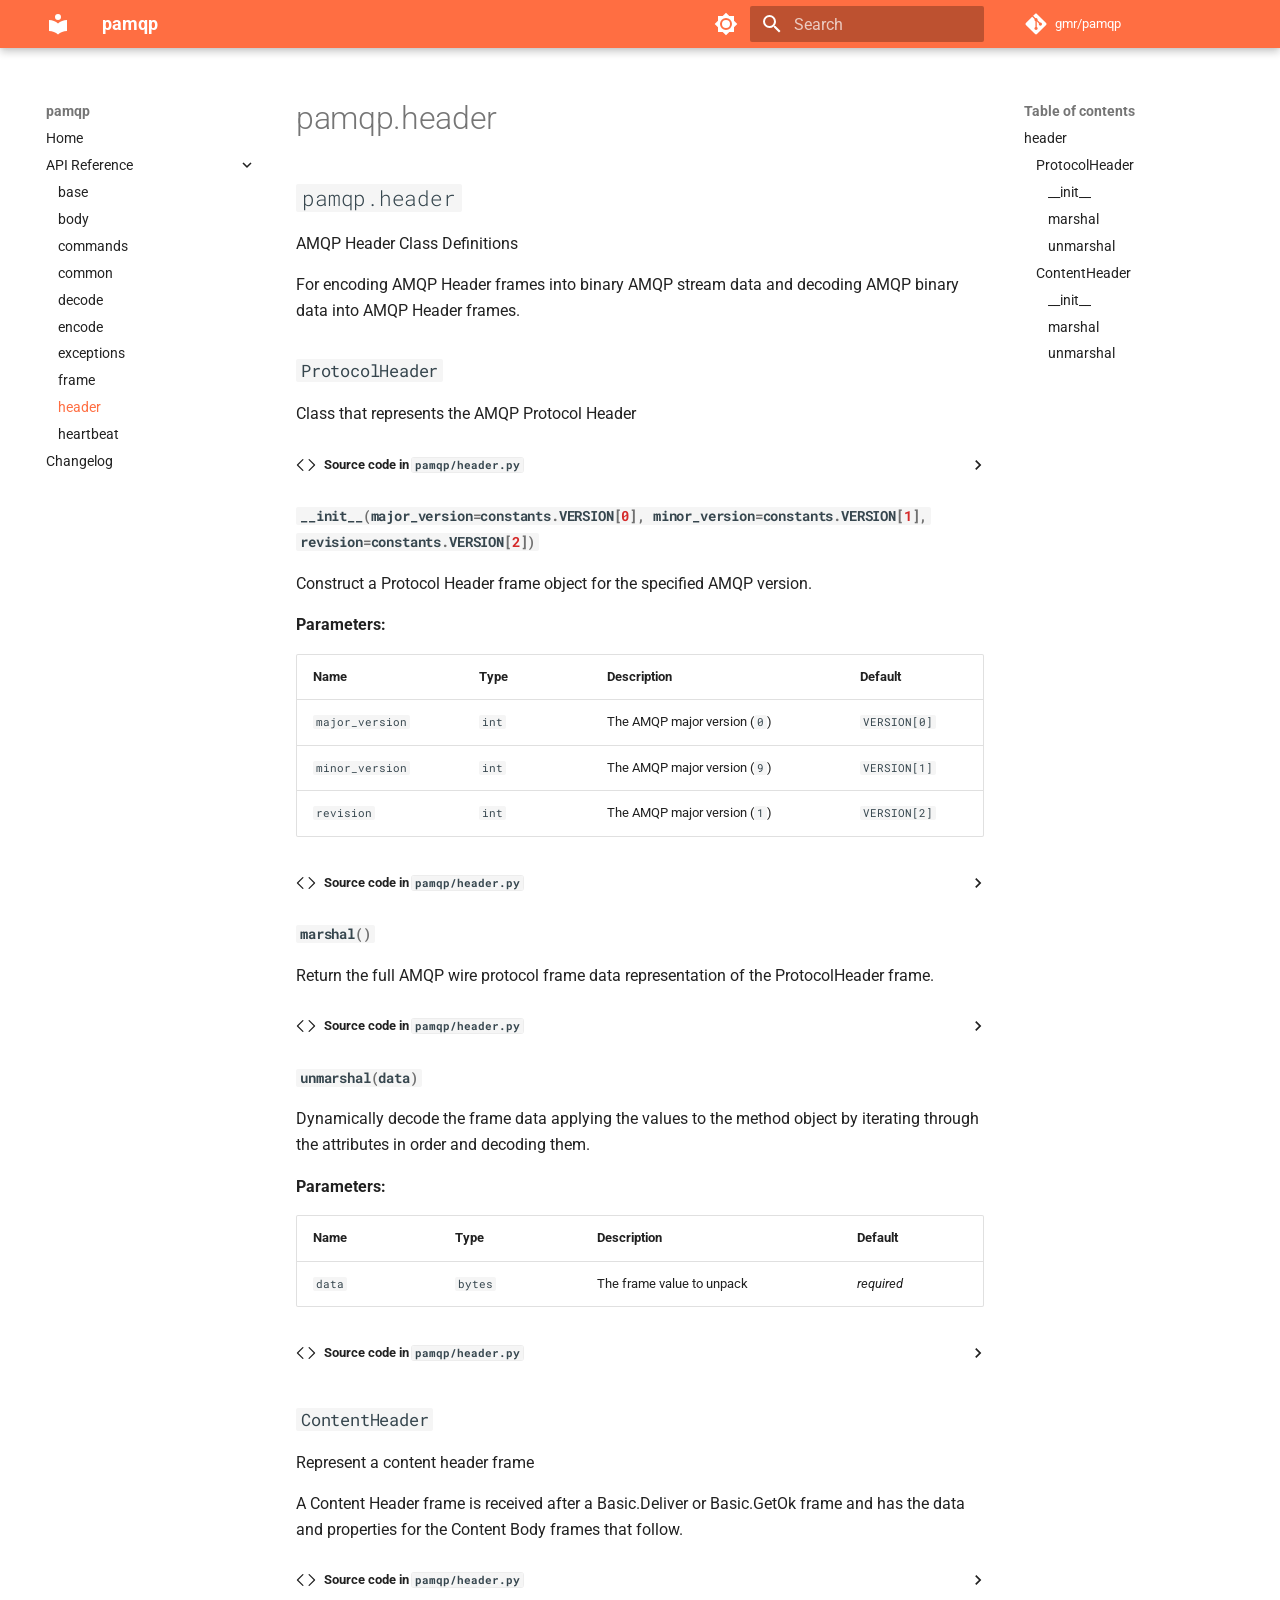
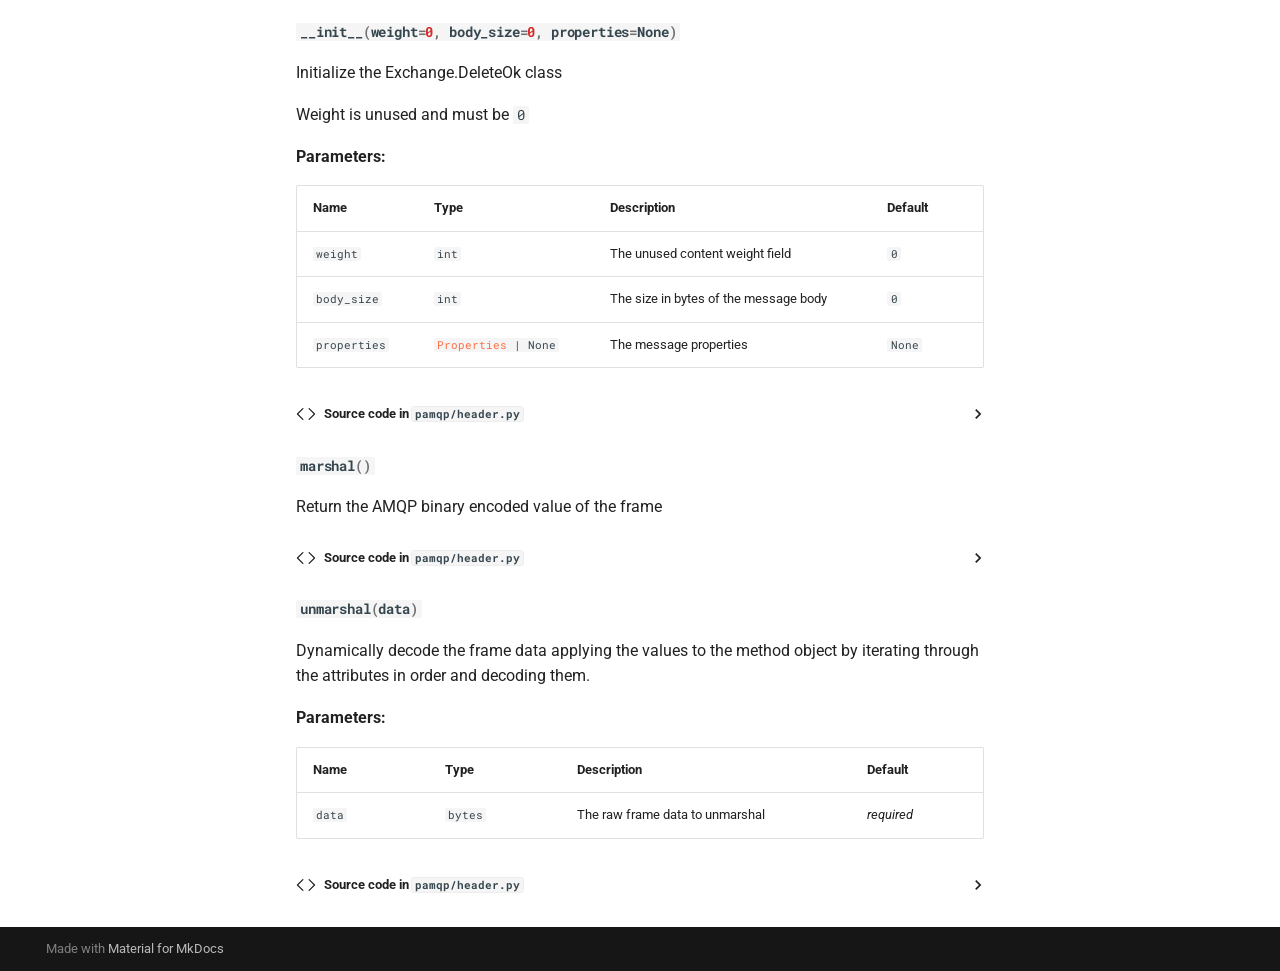
<file: api/header/index.html>
<!doctype html>
<html lang="en" class="no-js">
  <head>
    
      <meta charset="utf-8">
      <meta name="viewport" content="width=device-width,initial-scale=1">
      
      
      
        <link rel="canonical" href="https://gmr.github.io/pamqp/api/header/">
      
      
        <link rel="prev" href="../frame/">
      
      
        <link rel="next" href="../heartbeat/">
      
      
        
      
      
      <link rel="icon" href="../../assets/images/favicon.png">
      <meta name="generator" content="mkdocs-1.6.1, mkdocs-material-9.7.7">
    
    
      
        <title>header - pamqp</title>
      
    
    
      <link rel="stylesheet" href="../../assets/stylesheets/main.ec1eaa64.min.css">
      
        
        <link rel="stylesheet" href="../../assets/stylesheets/palette.ab4e12ef.min.css">
      
      


    
    
      
    
    
      
        
        
        <link rel="preconnect" href="https://fonts.gstatic.com" crossorigin>
        <link rel="stylesheet" href="https://fonts.googleapis.com/css?family=Roboto:300,300i,400,400i,700,700i%7CRoboto+Mono:400,400i,700,700i&display=fallback">
        <style>:root{--md-text-font:"Roboto";--md-code-font:"Roboto Mono"}</style>
      
    
    
      <link rel="stylesheet" href="../../assets/_mkdocstrings.css">
    
    <script>__md_scope=new URL("../..",location),__md_hash=e=>[...e].reduce(((e,_)=>(e<<5)-e+_.charCodeAt(0)),0),__md_get=(e,_=localStorage,t=__md_scope)=>JSON.parse(_.getItem(t.pathname+"."+e)),__md_set=(e,_,t=localStorage,a=__md_scope)=>{try{t.setItem(a.pathname+"."+e,JSON.stringify(_))}catch(e){}}</script>
    
      

    
    
  </head>
  
  
    
    
      
    
    
    
    
    <body dir="ltr" data-md-color-scheme="default" data-md-color-primary="deep-orange" data-md-color-accent="indigo">
  
    
    <input class="md-toggle" data-md-toggle="drawer" type="checkbox" id="__drawer" autocomplete="off">
    <input class="md-toggle" data-md-toggle="search" type="checkbox" id="__search" autocomplete="off">
    <label class="md-overlay" for="__drawer"></label>
    <div data-md-component="skip">
      
        
        <a href="#pamqpheader" class="md-skip">
          Skip to content
        </a>
      
    </div>
    <div data-md-component="announce">
      
    </div>
    
    
      

  

<header class="md-header md-header--shadow" data-md-component="header">
  <nav class="md-header__inner md-grid" aria-label="Header">
    <a href="../.." title="pamqp" class="md-header__button md-logo" aria-label="pamqp" data-md-component="logo">
      
  
  <svg xmlns="http://www.w3.org/2000/svg" viewBox="0 0 24 24"><path d="M12 8a3 3 0 0 0 3-3 3 3 0 0 0-3-3 3 3 0 0 0-3 3 3 3 0 0 0 3 3m0 3.54C9.64 9.35 6.5 8 3 8v11c3.5 0 6.64 1.35 9 3.54 2.36-2.19 5.5-3.54 9-3.54V8c-3.5 0-6.64 1.35-9 3.54"/></svg>

    </a>
    <label class="md-header__button md-icon" for="__drawer">
      
      <svg xmlns="http://www.w3.org/2000/svg" viewBox="0 0 24 24"><path d="M3 6h18v2H3zm0 5h18v2H3zm0 5h18v2H3z"/></svg>
    </label>
    <div class="md-header__title" data-md-component="header-title">
      <div class="md-header__ellipsis">
        <div class="md-header__topic">
          <span class="md-ellipsis">
            pamqp
          </span>
        </div>
        <div class="md-header__topic" data-md-component="header-topic">
          <span class="md-ellipsis">
            
              header
            
          </span>
        </div>
      </div>
    </div>
    
      
        <form class="md-header__option" data-md-component="palette">
  
    
    
    
    <input class="md-option" data-md-color-media="" data-md-color-scheme="default" data-md-color-primary="deep-orange" data-md-color-accent="indigo"  aria-label="Switch to dark mode"  type="radio" name="__palette" id="__palette_0">
    
      <label class="md-header__button md-icon" title="Switch to dark mode" for="__palette_1" hidden>
        <svg xmlns="http://www.w3.org/2000/svg" viewBox="0 0 24 24"><path d="M12 8a4 4 0 0 0-4 4 4 4 0 0 0 4 4 4 4 0 0 0 4-4 4 4 0 0 0-4-4m0 10a6 6 0 0 1-6-6 6 6 0 0 1 6-6 6 6 0 0 1 6 6 6 6 0 0 1-6 6m8-9.31V4h-4.69L12 .69 8.69 4H4v4.69L.69 12 4 15.31V20h4.69L12 23.31 15.31 20H20v-4.69L23.31 12z"/></svg>
      </label>
    
  
    
    
    
    <input class="md-option" data-md-color-media="" data-md-color-scheme="slate" data-md-color-primary="deep-orange" data-md-color-accent="indigo"  aria-label="Switch to light mode"  type="radio" name="__palette" id="__palette_1">
    
      <label class="md-header__button md-icon" title="Switch to light mode" for="__palette_0" hidden>
        <svg xmlns="http://www.w3.org/2000/svg" viewBox="0 0 24 24"><path d="M12 18c-.89 0-1.74-.2-2.5-.55C11.56 16.5 13 14.42 13 12s-1.44-4.5-3.5-5.45C10.26 6.2 11.11 6 12 6a6 6 0 0 1 6 6 6 6 0 0 1-6 6m8-9.31V4h-4.69L12 .69 8.69 4H4v4.69L.69 12 4 15.31V20h4.69L12 23.31 15.31 20H20v-4.69L23.31 12z"/></svg>
      </label>
    
  
</form>
      
    
    
      <script>var palette=__md_get("__palette");if(palette&&palette.color){if("(prefers-color-scheme)"===palette.color.media){var media=matchMedia("(prefers-color-scheme: light)"),input=document.querySelector(media.matches?"[data-md-color-media='(prefers-color-scheme: light)']":"[data-md-color-media='(prefers-color-scheme: dark)']");palette.color.media=input.getAttribute("data-md-color-media"),palette.color.scheme=input.getAttribute("data-md-color-scheme"),palette.color.primary=input.getAttribute("data-md-color-primary"),palette.color.accent=input.getAttribute("data-md-color-accent")}for(var[key,value]of Object.entries(palette.color))document.body.setAttribute("data-md-color-"+key,value)}</script>
    
    
    
      
      
        <label class="md-header__button md-icon" for="__search">
          
          <svg xmlns="http://www.w3.org/2000/svg" viewBox="0 0 24 24"><path d="M9.5 3A6.5 6.5 0 0 1 16 9.5c0 1.61-.59 3.09-1.56 4.23l.27.27h.79l5 5-1.5 1.5-5-5v-.79l-.27-.27A6.52 6.52 0 0 1 9.5 16 6.5 6.5 0 0 1 3 9.5 6.5 6.5 0 0 1 9.5 3m0 2C7 5 5 7 5 9.5S7 14 9.5 14 14 12 14 9.5 12 5 9.5 5"/></svg>
        </label>
        <div class="md-search" data-md-component="search" role="dialog">
  <label class="md-search__overlay" for="__search"></label>
  <div class="md-search__inner" role="search">
    <form class="md-search__form" name="search">
      <input type="text" class="md-search__input" name="query" aria-label="Search" placeholder="Search" autocapitalize="off" autocorrect="off" autocomplete="off" spellcheck="false" data-md-component="search-query" required>
      <label class="md-search__icon md-icon" for="__search">
        
        <svg xmlns="http://www.w3.org/2000/svg" viewBox="0 0 24 24"><path d="M9.5 3A6.5 6.5 0 0 1 16 9.5c0 1.61-.59 3.09-1.56 4.23l.27.27h.79l5 5-1.5 1.5-5-5v-.79l-.27-.27A6.52 6.52 0 0 1 9.5 16 6.5 6.5 0 0 1 3 9.5 6.5 6.5 0 0 1 9.5 3m0 2C7 5 5 7 5 9.5S7 14 9.5 14 14 12 14 9.5 12 5 9.5 5"/></svg>
        
        <svg xmlns="http://www.w3.org/2000/svg" viewBox="0 0 24 24"><path d="M20 11v2H8l5.5 5.5-1.42 1.42L4.16 12l7.92-7.92L13.5 5.5 8 11z"/></svg>
      </label>
      <nav class="md-search__options" aria-label="Search">
        
        <button type="reset" class="md-search__icon md-icon" title="Clear" aria-label="Clear" tabindex="-1">
          
          <svg xmlns="http://www.w3.org/2000/svg" viewBox="0 0 24 24"><path d="M19 6.41 17.59 5 12 10.59 6.41 5 5 6.41 10.59 12 5 17.59 6.41 19 12 13.41 17.59 19 19 17.59 13.41 12z"/></svg>
        </button>
      </nav>
      
    </form>
    <div class="md-search__output">
      <div class="md-search__scrollwrap" tabindex="0" data-md-scrollfix>
        <div class="md-search-result" data-md-component="search-result">
          <div class="md-search-result__meta">
            Initializing search
          </div>
          <ol class="md-search-result__list" role="presentation"></ol>
        </div>
      </div>
    </div>
  </div>
</div>
      
    
    
      <div class="md-header__source">
        <a href="https://github.com/gmr/pamqp" title="Go to repository" class="md-source" data-md-component="source">
  <div class="md-source__icon md-icon">
    
    <svg xmlns="http://www.w3.org/2000/svg" viewBox="0 0 448 512"><!--! Font Awesome Free 7.1.0 by @fontawesome - https://fontawesome.com License - https://fontawesome.com/license/free (Icons: CC BY 4.0, Fonts: SIL OFL 1.1, Code: MIT License) Copyright 2025 Fonticons, Inc.--><path d="M439.6 236.1 244 40.5c-5.4-5.5-12.8-8.5-20.4-8.5s-15 3-20.4 8.4L162.5 81l51.5 51.5c27.1-9.1 52.7 16.8 43.4 43.7l49.7 49.7c34.2-11.8 61.2 31 35.5 56.7-26.5 26.5-70.2-2.9-56-37.3L240.3 199v121.9c25.3 12.5 22.3 41.8 9.1 55-6.4 6.4-15.2 10.1-24.3 10.1s-17.8-3.6-24.3-10.1c-17.6-17.6-11.1-46.9 11.2-56v-123c-20.8-8.5-24.6-30.7-18.6-45L142.6 101 8.5 235.1C3 240.6 0 247.9 0 255.5s3 15 8.5 20.4l195.6 195.7c5.4 5.4 12.7 8.4 20.4 8.4s15-3 20.4-8.4l194.7-194.7c5.4-5.4 8.4-12.8 8.4-20.4s-3-15-8.4-20.4"/></svg>
  </div>
  <div class="md-source__repository">
    gmr/pamqp
  </div>
</a>
      </div>
    
  </nav>
  
</header>
    
    <div class="md-container" data-md-component="container">
      
      
        
          
        
      
      <main class="md-main" data-md-component="main">
        <div class="md-main__inner md-grid">
          
            
              
              <div class="md-sidebar md-sidebar--primary" data-md-component="sidebar" data-md-type="navigation" >
                <div class="md-sidebar__scrollwrap">
                  <div class="md-sidebar__inner">
                    



<nav class="md-nav md-nav--primary" aria-label="Navigation" data-md-level="0">
  <label class="md-nav__title" for="__drawer">
    <a href="../.." title="pamqp" class="md-nav__button md-logo" aria-label="pamqp" data-md-component="logo">
      
  
  <svg xmlns="http://www.w3.org/2000/svg" viewBox="0 0 24 24"><path d="M12 8a3 3 0 0 0 3-3 3 3 0 0 0-3-3 3 3 0 0 0-3 3 3 3 0 0 0 3 3m0 3.54C9.64 9.35 6.5 8 3 8v11c3.5 0 6.64 1.35 9 3.54 2.36-2.19 5.5-3.54 9-3.54V8c-3.5 0-6.64 1.35-9 3.54"/></svg>

    </a>
    pamqp
  </label>
  
    <div class="md-nav__source">
      <a href="https://github.com/gmr/pamqp" title="Go to repository" class="md-source" data-md-component="source">
  <div class="md-source__icon md-icon">
    
    <svg xmlns="http://www.w3.org/2000/svg" viewBox="0 0 448 512"><!--! Font Awesome Free 7.1.0 by @fontawesome - https://fontawesome.com License - https://fontawesome.com/license/free (Icons: CC BY 4.0, Fonts: SIL OFL 1.1, Code: MIT License) Copyright 2025 Fonticons, Inc.--><path d="M439.6 236.1 244 40.5c-5.4-5.5-12.8-8.5-20.4-8.5s-15 3-20.4 8.4L162.5 81l51.5 51.5c27.1-9.1 52.7 16.8 43.4 43.7l49.7 49.7c34.2-11.8 61.2 31 35.5 56.7-26.5 26.5-70.2-2.9-56-37.3L240.3 199v121.9c25.3 12.5 22.3 41.8 9.1 55-6.4 6.4-15.2 10.1-24.3 10.1s-17.8-3.6-24.3-10.1c-17.6-17.6-11.1-46.9 11.2-56v-123c-20.8-8.5-24.6-30.7-18.6-45L142.6 101 8.5 235.1C3 240.6 0 247.9 0 255.5s3 15 8.5 20.4l195.6 195.7c5.4 5.4 12.7 8.4 20.4 8.4s15-3 20.4-8.4l194.7-194.7c5.4-5.4 8.4-12.8 8.4-20.4s-3-15-8.4-20.4"/></svg>
  </div>
  <div class="md-source__repository">
    gmr/pamqp
  </div>
</a>
    </div>
  
  <ul class="md-nav__list" data-md-scrollfix>
    
      
      
  
  
  
  
    <li class="md-nav__item">
      <a href="../.." class="md-nav__link">
        
  
  
  <span class="md-ellipsis">
    
  
    Home
  

    
  </span>
  
  

      </a>
    </li>
  

    
      
      
  
  
    
  
  
  
    
    
    
    
    
    <li class="md-nav__item md-nav__item--active md-nav__item--nested">
      
        
        
        <input class="md-nav__toggle md-toggle " type="checkbox" id="__nav_2" checked>
        
          
          <label class="md-nav__link" for="__nav_2" id="__nav_2_label" tabindex="0">
            
  
  
  <span class="md-ellipsis">
    
  
    API Reference
  

    
  </span>
  
  

            <span class="md-nav__icon md-icon"></span>
          </label>
        
        <nav class="md-nav" data-md-level="1" aria-labelledby="__nav_2_label" aria-expanded="true">
          <label class="md-nav__title" for="__nav_2">
            <span class="md-nav__icon md-icon"></span>
            
  
    API Reference
  

          </label>
          <ul class="md-nav__list" data-md-scrollfix>
            
              
                
  
  
  
  
    <li class="md-nav__item">
      <a href="../base/" class="md-nav__link">
        
  
  
  <span class="md-ellipsis">
    
  
    base
  

    
  </span>
  
  

      </a>
    </li>
  

              
            
              
                
  
  
  
  
    <li class="md-nav__item">
      <a href="../body/" class="md-nav__link">
        
  
  
  <span class="md-ellipsis">
    
  
    body
  

    
  </span>
  
  

      </a>
    </li>
  

              
            
              
                
  
  
  
  
    <li class="md-nav__item">
      <a href="../commands/" class="md-nav__link">
        
  
  
  <span class="md-ellipsis">
    
  
    commands
  

    
  </span>
  
  

      </a>
    </li>
  

              
            
              
                
  
  
  
  
    <li class="md-nav__item">
      <a href="../common/" class="md-nav__link">
        
  
  
  <span class="md-ellipsis">
    
  
    common
  

    
  </span>
  
  

      </a>
    </li>
  

              
            
              
                
  
  
  
  
    <li class="md-nav__item">
      <a href="../decode/" class="md-nav__link">
        
  
  
  <span class="md-ellipsis">
    
  
    decode
  

    
  </span>
  
  

      </a>
    </li>
  

              
            
              
                
  
  
  
  
    <li class="md-nav__item">
      <a href="../encode/" class="md-nav__link">
        
  
  
  <span class="md-ellipsis">
    
  
    encode
  

    
  </span>
  
  

      </a>
    </li>
  

              
            
              
                
  
  
  
  
    <li class="md-nav__item">
      <a href="../exceptions/" class="md-nav__link">
        
  
  
  <span class="md-ellipsis">
    
  
    exceptions
  

    
  </span>
  
  

      </a>
    </li>
  

              
            
              
                
  
  
  
  
    <li class="md-nav__item">
      <a href="../frame/" class="md-nav__link">
        
  
  
  <span class="md-ellipsis">
    
  
    frame
  

    
  </span>
  
  

      </a>
    </li>
  

              
            
              
                
  
  
    
  
  
  
    <li class="md-nav__item md-nav__item--active">
      
      <input class="md-nav__toggle md-toggle" type="checkbox" id="__toc">
      
      
        
      
      
        <label class="md-nav__link md-nav__link--active" for="__toc">
          
  
  
  <span class="md-ellipsis">
    
  
    header
  

    
  </span>
  
  

          <span class="md-nav__icon md-icon"></span>
        </label>
      
      <a href="./" class="md-nav__link md-nav__link--active">
        
  
  
  <span class="md-ellipsis">
    
  
    header
  

    
  </span>
  
  

      </a>
      
        

<nav class="md-nav md-nav--secondary" aria-label="Table of contents">
  
  
  
    
  
  
    <label class="md-nav__title" for="__toc">
      <span class="md-nav__icon md-icon"></span>
      Table of contents
    </label>
    <ul class="md-nav__list" data-md-component="toc" data-md-scrollfix>
      
        <li class="md-nav__item">
  <a href="#pamqp.header" class="md-nav__link">
    <span class="md-ellipsis">
      
        header
      
    </span>
  </a>
  
    <nav class="md-nav" aria-label="header">
      <ul class="md-nav__list">
        
          <li class="md-nav__item">
  <a href="#pamqp.header.ProtocolHeader" class="md-nav__link">
    <span class="md-ellipsis">
      
        ProtocolHeader
      
    </span>
  </a>
  
    <nav class="md-nav" aria-label="ProtocolHeader">
      <ul class="md-nav__list">
        
          <li class="md-nav__item">
  <a href="#pamqp.header.ProtocolHeader.__init__" class="md-nav__link">
    <span class="md-ellipsis">
      
        __init__
      
    </span>
  </a>
  
</li>
        
          <li class="md-nav__item">
  <a href="#pamqp.header.ProtocolHeader.marshal" class="md-nav__link">
    <span class="md-ellipsis">
      
        marshal
      
    </span>
  </a>
  
</li>
        
          <li class="md-nav__item">
  <a href="#pamqp.header.ProtocolHeader.unmarshal" class="md-nav__link">
    <span class="md-ellipsis">
      
        unmarshal
      
    </span>
  </a>
  
</li>
        
      </ul>
    </nav>
  
</li>
        
          <li class="md-nav__item">
  <a href="#pamqp.header.ContentHeader" class="md-nav__link">
    <span class="md-ellipsis">
      
        ContentHeader
      
    </span>
  </a>
  
    <nav class="md-nav" aria-label="ContentHeader">
      <ul class="md-nav__list">
        
          <li class="md-nav__item">
  <a href="#pamqp.header.ContentHeader.__init__" class="md-nav__link">
    <span class="md-ellipsis">
      
        __init__
      
    </span>
  </a>
  
</li>
        
          <li class="md-nav__item">
  <a href="#pamqp.header.ContentHeader.marshal" class="md-nav__link">
    <span class="md-ellipsis">
      
        marshal
      
    </span>
  </a>
  
</li>
        
          <li class="md-nav__item">
  <a href="#pamqp.header.ContentHeader.unmarshal" class="md-nav__link">
    <span class="md-ellipsis">
      
        unmarshal
      
    </span>
  </a>
  
</li>
        
      </ul>
    </nav>
  
</li>
        
      </ul>
    </nav>
  
</li>
      
    </ul>
  
</nav>
      
    </li>
  

              
            
              
                
  
  
  
  
    <li class="md-nav__item">
      <a href="../heartbeat/" class="md-nav__link">
        
  
  
  <span class="md-ellipsis">
    
  
    heartbeat
  

    
  </span>
  
  

      </a>
    </li>
  

              
            
          </ul>
        </nav>
      
    </li>
  

    
      
      
  
  
  
  
    <li class="md-nav__item">
      <a href="../../changelog/" class="md-nav__link">
        
  
  
  <span class="md-ellipsis">
    
  
    Changelog
  

    
  </span>
  
  

      </a>
    </li>
  

    
  </ul>
</nav>
                  </div>
                </div>
              </div>
            
            
              
              <div class="md-sidebar md-sidebar--secondary" data-md-component="sidebar" data-md-type="toc" >
                <div class="md-sidebar__scrollwrap">
                  <div class="md-sidebar__inner">
                    

<nav class="md-nav md-nav--secondary" aria-label="Table of contents">
  
  
  
    
  
  
    <label class="md-nav__title" for="__toc">
      <span class="md-nav__icon md-icon"></span>
      Table of contents
    </label>
    <ul class="md-nav__list" data-md-component="toc" data-md-scrollfix>
      
        <li class="md-nav__item">
  <a href="#pamqp.header" class="md-nav__link">
    <span class="md-ellipsis">
      
        header
      
    </span>
  </a>
  
    <nav class="md-nav" aria-label="header">
      <ul class="md-nav__list">
        
          <li class="md-nav__item">
  <a href="#pamqp.header.ProtocolHeader" class="md-nav__link">
    <span class="md-ellipsis">
      
        ProtocolHeader
      
    </span>
  </a>
  
    <nav class="md-nav" aria-label="ProtocolHeader">
      <ul class="md-nav__list">
        
          <li class="md-nav__item">
  <a href="#pamqp.header.ProtocolHeader.__init__" class="md-nav__link">
    <span class="md-ellipsis">
      
        __init__
      
    </span>
  </a>
  
</li>
        
          <li class="md-nav__item">
  <a href="#pamqp.header.ProtocolHeader.marshal" class="md-nav__link">
    <span class="md-ellipsis">
      
        marshal
      
    </span>
  </a>
  
</li>
        
          <li class="md-nav__item">
  <a href="#pamqp.header.ProtocolHeader.unmarshal" class="md-nav__link">
    <span class="md-ellipsis">
      
        unmarshal
      
    </span>
  </a>
  
</li>
        
      </ul>
    </nav>
  
</li>
        
          <li class="md-nav__item">
  <a href="#pamqp.header.ContentHeader" class="md-nav__link">
    <span class="md-ellipsis">
      
        ContentHeader
      
    </span>
  </a>
  
    <nav class="md-nav" aria-label="ContentHeader">
      <ul class="md-nav__list">
        
          <li class="md-nav__item">
  <a href="#pamqp.header.ContentHeader.__init__" class="md-nav__link">
    <span class="md-ellipsis">
      
        __init__
      
    </span>
  </a>
  
</li>
        
          <li class="md-nav__item">
  <a href="#pamqp.header.ContentHeader.marshal" class="md-nav__link">
    <span class="md-ellipsis">
      
        marshal
      
    </span>
  </a>
  
</li>
        
          <li class="md-nav__item">
  <a href="#pamqp.header.ContentHeader.unmarshal" class="md-nav__link">
    <span class="md-ellipsis">
      
        unmarshal
      
    </span>
  </a>
  
</li>
        
      </ul>
    </nav>
  
</li>
        
      </ul>
    </nav>
  
</li>
      
    </ul>
  
</nav>
                  </div>
                </div>
              </div>
            
          
          
            <div class="md-content" data-md-component="content">
              
              <article class="md-content__inner md-typeset">
                
                  


  
  


<h1 id="pamqpheader">pamqp.header</h1>


<div class="doc doc-object doc-module">



<h2 id="pamqp.header" class="doc doc-heading">
            <code>pamqp.header</code>


</h2>

    <div class="doc doc-contents first">

        <p>AMQP Header Class Definitions</p>
<p>For encoding AMQP Header frames into binary AMQP stream data and decoding AMQP
binary data into AMQP Header frames.</p>










<div class="doc doc-children">









<div class="doc doc-object doc-class">



<h3 id="pamqp.header.ProtocolHeader" class="doc doc-heading">
            <code>ProtocolHeader</code>


</h3>


    <div class="doc doc-contents ">



        <p>Class that represents the AMQP Protocol Header</p>








              <details class="mkdocstrings-source">
                <summary>Source code in <code>pamqp/header.py</code></summary>
                <div class="highlight"><table class="highlighttable"><tr><td class="linenos"><div class="linenodiv"><pre><span></span><span class="normal">17</span>
<span class="normal">18</span>
<span class="normal">19</span>
<span class="normal">20</span>
<span class="normal">21</span>
<span class="normal">22</span>
<span class="normal">23</span>
<span class="normal">24</span>
<span class="normal">25</span>
<span class="normal">26</span>
<span class="normal">27</span>
<span class="normal">28</span>
<span class="normal">29</span>
<span class="normal">30</span>
<span class="normal">31</span>
<span class="normal">32</span>
<span class="normal">33</span>
<span class="normal">34</span>
<span class="normal">35</span>
<span class="normal">36</span>
<span class="normal">37</span>
<span class="normal">38</span>
<span class="normal">39</span>
<span class="normal">40</span>
<span class="normal">41</span>
<span class="normal">42</span>
<span class="normal">43</span>
<span class="normal">44</span>
<span class="normal">45</span>
<span class="normal">46</span>
<span class="normal">47</span>
<span class="normal">48</span>
<span class="normal">49</span>
<span class="normal">50</span>
<span class="normal">51</span>
<span class="normal">52</span>
<span class="normal">53</span>
<span class="normal">54</span>
<span class="normal">55</span>
<span class="normal">56</span>
<span class="normal">57</span>
<span class="normal">58</span>
<span class="normal">59</span>
<span class="normal">60</span>
<span class="normal">61</span>
<span class="normal">62</span>
<span class="normal">63</span>
<span class="normal">64</span>
<span class="normal">65</span></pre></div></td><td class="code"><div><pre><span></span><code><span class="k">class</span><span class="w"> </span><span class="nc">ProtocolHeader</span><span class="p">:</span>
<span class="w">    </span><span class="sd">&quot;&quot;&quot;Class that represents the AMQP Protocol Header&quot;&quot;&quot;</span>

    <span class="n">name</span><span class="p">:</span> <span class="n">typing</span><span class="o">.</span><span class="n">ClassVar</span><span class="p">[</span><span class="nb">str</span><span class="p">]</span> <span class="o">=</span> <span class="s1">&#39;ProtocolHeader&#39;</span>

    <span class="k">def</span><span class="w"> </span><span class="fm">__init__</span><span class="p">(</span>
        <span class="bp">self</span><span class="p">,</span>
        <span class="n">major_version</span><span class="p">:</span> <span class="nb">int</span> <span class="o">=</span> <span class="n">constants</span><span class="o">.</span><span class="n">VERSION</span><span class="p">[</span><span class="mi">0</span><span class="p">],</span>
        <span class="n">minor_version</span><span class="p">:</span> <span class="nb">int</span> <span class="o">=</span> <span class="n">constants</span><span class="o">.</span><span class="n">VERSION</span><span class="p">[</span><span class="mi">1</span><span class="p">],</span>
        <span class="n">revision</span><span class="p">:</span> <span class="nb">int</span> <span class="o">=</span> <span class="n">constants</span><span class="o">.</span><span class="n">VERSION</span><span class="p">[</span><span class="mi">2</span><span class="p">],</span>
    <span class="p">)</span> <span class="o">-&gt;</span> <span class="kc">None</span><span class="p">:</span>
<span class="w">        </span><span class="sd">&quot;&quot;&quot;Construct a Protocol Header frame object for the specified AMQP</span>
<span class="sd">        version.</span>

<span class="sd">        :param major_version: The AMQP major version (``0``)</span>
<span class="sd">        :param minor_version: The AMQP major version (``9``)</span>
<span class="sd">        :param revision: The AMQP major version (``1``)</span>

<span class="sd">        &quot;&quot;&quot;</span>
        <span class="bp">self</span><span class="o">.</span><span class="n">major_version</span> <span class="o">=</span> <span class="n">major_version</span>
        <span class="bp">self</span><span class="o">.</span><span class="n">minor_version</span> <span class="o">=</span> <span class="n">minor_version</span>
        <span class="bp">self</span><span class="o">.</span><span class="n">revision</span> <span class="o">=</span> <span class="n">revision</span>

    <span class="k">def</span><span class="w"> </span><span class="nf">marshal</span><span class="p">(</span><span class="bp">self</span><span class="p">)</span> <span class="o">-&gt;</span> <span class="nb">bytes</span><span class="p">:</span>
<span class="w">        </span><span class="sd">&quot;&quot;&quot;Return the full AMQP wire protocol frame data representation of the</span>
<span class="sd">        ProtocolHeader frame.</span>

<span class="sd">        &quot;&quot;&quot;</span>
        <span class="k">return</span> <span class="n">constants</span><span class="o">.</span><span class="n">AMQP</span> <span class="o">+</span> <span class="n">struct</span><span class="o">.</span><span class="n">pack</span><span class="p">(</span>
            <span class="s1">&#39;BBBB&#39;</span><span class="p">,</span> <span class="mi">0</span><span class="p">,</span> <span class="bp">self</span><span class="o">.</span><span class="n">major_version</span><span class="p">,</span> <span class="bp">self</span><span class="o">.</span><span class="n">minor_version</span><span class="p">,</span> <span class="bp">self</span><span class="o">.</span><span class="n">revision</span>
        <span class="p">)</span>

    <span class="k">def</span><span class="w"> </span><span class="nf">unmarshal</span><span class="p">(</span><span class="bp">self</span><span class="p">,</span> <span class="n">data</span><span class="p">:</span> <span class="nb">bytes</span><span class="p">)</span> <span class="o">-&gt;</span> <span class="nb">int</span><span class="p">:</span>
<span class="w">        </span><span class="sd">&quot;&quot;&quot;Dynamically decode the frame data applying the values to the method</span>
<span class="sd">        object by iterating through the attributes in order and decoding them.</span>

<span class="sd">        :param data: The frame value to unpack</span>
<span class="sd">        :raises: ValueError</span>

<span class="sd">        &quot;&quot;&quot;</span>
        <span class="k">try</span><span class="p">:</span>
            <span class="p">(</span><span class="bp">self</span><span class="o">.</span><span class="n">major_version</span><span class="p">,</span> <span class="bp">self</span><span class="o">.</span><span class="n">minor_version</span><span class="p">,</span> <span class="bp">self</span><span class="o">.</span><span class="n">revision</span><span class="p">)</span> <span class="o">=</span> <span class="p">(</span>
                <span class="n">struct</span><span class="o">.</span><span class="n">unpack</span><span class="p">(</span><span class="s1">&#39;BBB&#39;</span><span class="p">,</span> <span class="n">data</span><span class="p">[</span><span class="mi">5</span><span class="p">:</span><span class="mi">8</span><span class="p">])</span>
            <span class="p">)</span>
        <span class="k">except</span> <span class="n">struct</span><span class="o">.</span><span class="n">error</span> <span class="k">as</span> <span class="n">err</span><span class="p">:</span>
            <span class="k">raise</span> <span class="ne">ValueError</span><span class="p">(</span>
                <span class="sa">f</span><span class="s1">&#39;Could not unpack protocol header from </span><span class="si">{</span><span class="n">data</span><span class="si">!r}</span><span class="s1">&#39;</span>
            <span class="p">)</span> <span class="kn">from</span><span class="w"> </span><span class="nn">err</span>
        <span class="k">return</span> <span class="mi">8</span>
</code></pre></div></td></tr></table></div>
              </details>



<div class="doc doc-children">










<div class="doc doc-object doc-function">


<h4 id="pamqp.header.ProtocolHeader.__init__" class="doc doc-heading">
            <code class="highlight language-python"><span class="fm">__init__</span><span class="p">(</span><span class="n">major_version</span><span class="o">=</span><span class="n">constants</span><span class="o">.</span><span class="n">VERSION</span><span class="p">[</span><span class="mi">0</span><span class="p">],</span> <span class="n">minor_version</span><span class="o">=</span><span class="n">constants</span><span class="o">.</span><span class="n">VERSION</span><span class="p">[</span><span class="mi">1</span><span class="p">],</span> <span class="n">revision</span><span class="o">=</span><span class="n">constants</span><span class="o">.</span><span class="n">VERSION</span><span class="p">[</span><span class="mi">2</span><span class="p">])</span></code>

</h4>


    <div class="doc doc-contents ">

        <p>Construct a Protocol Header frame object for the specified AMQP
version.</p>


<p><span class="doc-section-title">Parameters:</span></p>
    <table>
      <thead>
        <tr>
          <th>Name</th>
          <th>Type</th>
          <th>Description</th>
          <th>Default</th>
        </tr>
      </thead>
      <tbody>
          <tr class="doc-section-item">
            <td>
                <code>major_version</code>
            </td>
            <td>
                  <code><span title="int">int</span></code>
            </td>
            <td>
              <div class="doc-md-description">
                <p>The AMQP major version (<code>0</code>)</p>
              </div>
            </td>
            <td>
                  <code><span title="pamqp.constants.VERSION">VERSION</span>[0]</code>
            </td>
          </tr>
          <tr class="doc-section-item">
            <td>
                <code>minor_version</code>
            </td>
            <td>
                  <code><span title="int">int</span></code>
            </td>
            <td>
              <div class="doc-md-description">
                <p>The AMQP major version (<code>9</code>)</p>
              </div>
            </td>
            <td>
                  <code><span title="pamqp.constants.VERSION">VERSION</span>[1]</code>
            </td>
          </tr>
          <tr class="doc-section-item">
            <td>
                <code>revision</code>
            </td>
            <td>
                  <code><span title="int">int</span></code>
            </td>
            <td>
              <div class="doc-md-description">
                <p>The AMQP major version (<code>1</code>)</p>
              </div>
            </td>
            <td>
                  <code><span title="pamqp.constants.VERSION">VERSION</span>[2]</code>
            </td>
          </tr>
      </tbody>
    </table>


            <details class="mkdocstrings-source">
              <summary>Source code in <code>pamqp/header.py</code></summary>
              <div class="highlight"><table class="highlighttable"><tr><td class="linenos"><div class="linenodiv"><pre><span></span><span class="normal">22</span>
<span class="normal">23</span>
<span class="normal">24</span>
<span class="normal">25</span>
<span class="normal">26</span>
<span class="normal">27</span>
<span class="normal">28</span>
<span class="normal">29</span>
<span class="normal">30</span>
<span class="normal">31</span>
<span class="normal">32</span>
<span class="normal">33</span>
<span class="normal">34</span>
<span class="normal">35</span>
<span class="normal">36</span>
<span class="normal">37</span>
<span class="normal">38</span></pre></div></td><td class="code"><div><pre><span></span><code><span class="k">def</span><span class="w"> </span><span class="fm">__init__</span><span class="p">(</span>
    <span class="bp">self</span><span class="p">,</span>
    <span class="n">major_version</span><span class="p">:</span> <span class="nb">int</span> <span class="o">=</span> <span class="n">constants</span><span class="o">.</span><span class="n">VERSION</span><span class="p">[</span><span class="mi">0</span><span class="p">],</span>
    <span class="n">minor_version</span><span class="p">:</span> <span class="nb">int</span> <span class="o">=</span> <span class="n">constants</span><span class="o">.</span><span class="n">VERSION</span><span class="p">[</span><span class="mi">1</span><span class="p">],</span>
    <span class="n">revision</span><span class="p">:</span> <span class="nb">int</span> <span class="o">=</span> <span class="n">constants</span><span class="o">.</span><span class="n">VERSION</span><span class="p">[</span><span class="mi">2</span><span class="p">],</span>
<span class="p">)</span> <span class="o">-&gt;</span> <span class="kc">None</span><span class="p">:</span>
<span class="w">    </span><span class="sd">&quot;&quot;&quot;Construct a Protocol Header frame object for the specified AMQP</span>
<span class="sd">    version.</span>

<span class="sd">    :param major_version: The AMQP major version (``0``)</span>
<span class="sd">    :param minor_version: The AMQP major version (``9``)</span>
<span class="sd">    :param revision: The AMQP major version (``1``)</span>

<span class="sd">    &quot;&quot;&quot;</span>
    <span class="bp">self</span><span class="o">.</span><span class="n">major_version</span> <span class="o">=</span> <span class="n">major_version</span>
    <span class="bp">self</span><span class="o">.</span><span class="n">minor_version</span> <span class="o">=</span> <span class="n">minor_version</span>
    <span class="bp">self</span><span class="o">.</span><span class="n">revision</span> <span class="o">=</span> <span class="n">revision</span>
</code></pre></div></td></tr></table></div>
            </details>
    </div>

</div>

<div class="doc doc-object doc-function">


<h4 id="pamqp.header.ProtocolHeader.marshal" class="doc doc-heading">
            <code class="highlight language-python"><span class="n">marshal</span><span class="p">()</span></code>

</h4>


    <div class="doc doc-contents ">

        <p>Return the full AMQP wire protocol frame data representation of the
ProtocolHeader frame.</p>


            <details class="mkdocstrings-source">
              <summary>Source code in <code>pamqp/header.py</code></summary>
              <div class="highlight"><table class="highlighttable"><tr><td class="linenos"><div class="linenodiv"><pre><span></span><span class="normal">40</span>
<span class="normal">41</span>
<span class="normal">42</span>
<span class="normal">43</span>
<span class="normal">44</span>
<span class="normal">45</span>
<span class="normal">46</span>
<span class="normal">47</span></pre></div></td><td class="code"><div><pre><span></span><code><span class="k">def</span><span class="w"> </span><span class="nf">marshal</span><span class="p">(</span><span class="bp">self</span><span class="p">)</span> <span class="o">-&gt;</span> <span class="nb">bytes</span><span class="p">:</span>
<span class="w">    </span><span class="sd">&quot;&quot;&quot;Return the full AMQP wire protocol frame data representation of the</span>
<span class="sd">    ProtocolHeader frame.</span>

<span class="sd">    &quot;&quot;&quot;</span>
    <span class="k">return</span> <span class="n">constants</span><span class="o">.</span><span class="n">AMQP</span> <span class="o">+</span> <span class="n">struct</span><span class="o">.</span><span class="n">pack</span><span class="p">(</span>
        <span class="s1">&#39;BBBB&#39;</span><span class="p">,</span> <span class="mi">0</span><span class="p">,</span> <span class="bp">self</span><span class="o">.</span><span class="n">major_version</span><span class="p">,</span> <span class="bp">self</span><span class="o">.</span><span class="n">minor_version</span><span class="p">,</span> <span class="bp">self</span><span class="o">.</span><span class="n">revision</span>
    <span class="p">)</span>
</code></pre></div></td></tr></table></div>
            </details>
    </div>

</div>

<div class="doc doc-object doc-function">


<h4 id="pamqp.header.ProtocolHeader.unmarshal" class="doc doc-heading">
            <code class="highlight language-python"><span class="n">unmarshal</span><span class="p">(</span><span class="n">data</span><span class="p">)</span></code>

</h4>


    <div class="doc doc-contents ">

        <p>Dynamically decode the frame data applying the values to the method
object by iterating through the attributes in order and decoding them.</p>


<p><span class="doc-section-title">Parameters:</span></p>
    <table>
      <thead>
        <tr>
          <th>Name</th>
          <th>Type</th>
          <th>Description</th>
          <th>Default</th>
        </tr>
      </thead>
      <tbody>
          <tr class="doc-section-item">
            <td>
                <code>data</code>
            </td>
            <td>
                  <code><span title="bytes">bytes</span></code>
            </td>
            <td>
              <div class="doc-md-description">
                <p>The frame value to unpack</p>
              </div>
            </td>
            <td>
                <em>required</em>
            </td>
          </tr>
      </tbody>
    </table>


            <details class="mkdocstrings-source">
              <summary>Source code in <code>pamqp/header.py</code></summary>
              <div class="highlight"><table class="highlighttable"><tr><td class="linenos"><div class="linenodiv"><pre><span></span><span class="normal">49</span>
<span class="normal">50</span>
<span class="normal">51</span>
<span class="normal">52</span>
<span class="normal">53</span>
<span class="normal">54</span>
<span class="normal">55</span>
<span class="normal">56</span>
<span class="normal">57</span>
<span class="normal">58</span>
<span class="normal">59</span>
<span class="normal">60</span>
<span class="normal">61</span>
<span class="normal">62</span>
<span class="normal">63</span>
<span class="normal">64</span>
<span class="normal">65</span></pre></div></td><td class="code"><div><pre><span></span><code><span class="k">def</span><span class="w"> </span><span class="nf">unmarshal</span><span class="p">(</span><span class="bp">self</span><span class="p">,</span> <span class="n">data</span><span class="p">:</span> <span class="nb">bytes</span><span class="p">)</span> <span class="o">-&gt;</span> <span class="nb">int</span><span class="p">:</span>
<span class="w">    </span><span class="sd">&quot;&quot;&quot;Dynamically decode the frame data applying the values to the method</span>
<span class="sd">    object by iterating through the attributes in order and decoding them.</span>

<span class="sd">    :param data: The frame value to unpack</span>
<span class="sd">    :raises: ValueError</span>

<span class="sd">    &quot;&quot;&quot;</span>
    <span class="k">try</span><span class="p">:</span>
        <span class="p">(</span><span class="bp">self</span><span class="o">.</span><span class="n">major_version</span><span class="p">,</span> <span class="bp">self</span><span class="o">.</span><span class="n">minor_version</span><span class="p">,</span> <span class="bp">self</span><span class="o">.</span><span class="n">revision</span><span class="p">)</span> <span class="o">=</span> <span class="p">(</span>
            <span class="n">struct</span><span class="o">.</span><span class="n">unpack</span><span class="p">(</span><span class="s1">&#39;BBB&#39;</span><span class="p">,</span> <span class="n">data</span><span class="p">[</span><span class="mi">5</span><span class="p">:</span><span class="mi">8</span><span class="p">])</span>
        <span class="p">)</span>
    <span class="k">except</span> <span class="n">struct</span><span class="o">.</span><span class="n">error</span> <span class="k">as</span> <span class="n">err</span><span class="p">:</span>
        <span class="k">raise</span> <span class="ne">ValueError</span><span class="p">(</span>
            <span class="sa">f</span><span class="s1">&#39;Could not unpack protocol header from </span><span class="si">{</span><span class="n">data</span><span class="si">!r}</span><span class="s1">&#39;</span>
        <span class="p">)</span> <span class="kn">from</span><span class="w"> </span><span class="nn">err</span>
    <span class="k">return</span> <span class="mi">8</span>
</code></pre></div></td></tr></table></div>
            </details>
    </div>

</div>



  </div>

    </div>

</div>

<div class="doc doc-object doc-class">



<h3 id="pamqp.header.ContentHeader" class="doc doc-heading">
            <code>ContentHeader</code>


</h3>


    <div class="doc doc-contents ">



        <p>Represent a content header frame</p>
<p>A Content Header frame is received after a Basic.Deliver or Basic.GetOk
frame and has the data and properties for the Content Body frames that
follow.</p>








              <details class="mkdocstrings-source">
                <summary>Source code in <code>pamqp/header.py</code></summary>
                <div class="highlight"><table class="highlighttable"><tr><td class="linenos"><div class="linenodiv"><pre><span></span><span class="normal"> 68</span>
<span class="normal"> 69</span>
<span class="normal"> 70</span>
<span class="normal"> 71</span>
<span class="normal"> 72</span>
<span class="normal"> 73</span>
<span class="normal"> 74</span>
<span class="normal"> 75</span>
<span class="normal"> 76</span>
<span class="normal"> 77</span>
<span class="normal"> 78</span>
<span class="normal"> 79</span>
<span class="normal"> 80</span>
<span class="normal"> 81</span>
<span class="normal"> 82</span>
<span class="normal"> 83</span>
<span class="normal"> 84</span>
<span class="normal"> 85</span>
<span class="normal"> 86</span>
<span class="normal"> 87</span>
<span class="normal"> 88</span>
<span class="normal"> 89</span>
<span class="normal"> 90</span>
<span class="normal"> 91</span>
<span class="normal"> 92</span>
<span class="normal"> 93</span>
<span class="normal"> 94</span>
<span class="normal"> 95</span>
<span class="normal"> 96</span>
<span class="normal"> 97</span>
<span class="normal"> 98</span>
<span class="normal"> 99</span>
<span class="normal">100</span>
<span class="normal">101</span>
<span class="normal">102</span>
<span class="normal">103</span>
<span class="normal">104</span>
<span class="normal">105</span>
<span class="normal">106</span>
<span class="normal">107</span>
<span class="normal">108</span>
<span class="normal">109</span>
<span class="normal">110</span>
<span class="normal">111</span>
<span class="normal">112</span>
<span class="normal">113</span>
<span class="normal">114</span>
<span class="normal">115</span>
<span class="normal">116</span>
<span class="normal">117</span>
<span class="normal">118</span>
<span class="normal">119</span>
<span class="normal">120</span>
<span class="normal">121</span>
<span class="normal">122</span>
<span class="normal">123</span>
<span class="normal">124</span>
<span class="normal">125</span>
<span class="normal">126</span>
<span class="normal">127</span>
<span class="normal">128</span>
<span class="normal">129</span>
<span class="normal">130</span>
<span class="normal">131</span>
<span class="normal">132</span>
<span class="normal">133</span>
<span class="normal">134</span>
<span class="normal">135</span>
<span class="normal">136</span>
<span class="normal">137</span>
<span class="normal">138</span></pre></div></td><td class="code"><div><pre><span></span><code><span class="k">class</span><span class="w"> </span><span class="nc">ContentHeader</span><span class="p">:</span>
<span class="w">    </span><span class="sd">&quot;&quot;&quot;Represent a content header frame</span>

<span class="sd">    A Content Header frame is received after a Basic.Deliver or Basic.GetOk</span>
<span class="sd">    frame and has the data and properties for the Content Body frames that</span>
<span class="sd">    follow.</span>

<span class="sd">    &quot;&quot;&quot;</span>

    <span class="n">name</span><span class="p">:</span> <span class="n">typing</span><span class="o">.</span><span class="n">ClassVar</span><span class="p">[</span><span class="nb">str</span><span class="p">]</span> <span class="o">=</span> <span class="s1">&#39;ContentHeader&#39;</span>

    <span class="k">def</span><span class="w"> </span><span class="fm">__init__</span><span class="p">(</span>
        <span class="bp">self</span><span class="p">,</span>
        <span class="n">weight</span><span class="p">:</span> <span class="nb">int</span> <span class="o">=</span> <span class="mi">0</span><span class="p">,</span>
        <span class="n">body_size</span><span class="p">:</span> <span class="nb">int</span> <span class="o">=</span> <span class="mi">0</span><span class="p">,</span>
        <span class="n">properties</span><span class="p">:</span> <span class="n">commands</span><span class="o">.</span><span class="n">Basic</span><span class="o">.</span><span class="n">Properties</span> <span class="o">|</span> <span class="kc">None</span> <span class="o">=</span> <span class="kc">None</span><span class="p">,</span>
    <span class="p">)</span> <span class="o">-&gt;</span> <span class="kc">None</span><span class="p">:</span>
<span class="w">        </span><span class="sd">&quot;&quot;&quot;Initialize the Exchange.DeleteOk class</span>

<span class="sd">        Weight is unused and must be `0`</span>

<span class="sd">        :param weight: The unused content weight field</span>
<span class="sd">        :param body_size: The size in bytes of the message body</span>
<span class="sd">        :param properties: The message properties</span>

<span class="sd">        &quot;&quot;&quot;</span>
        <span class="bp">self</span><span class="o">.</span><span class="n">class_id</span> <span class="o">=</span> <span class="kc">None</span>
        <span class="bp">self</span><span class="o">.</span><span class="n">weight</span> <span class="o">=</span> <span class="n">weight</span>
        <span class="bp">self</span><span class="o">.</span><span class="n">body_size</span> <span class="o">=</span> <span class="n">body_size</span>
        <span class="bp">self</span><span class="o">.</span><span class="n">properties</span> <span class="o">=</span> <span class="n">properties</span> <span class="ow">or</span> <span class="n">commands</span><span class="o">.</span><span class="n">Basic</span><span class="o">.</span><span class="n">Properties</span><span class="p">()</span>

    <span class="k">def</span><span class="w"> </span><span class="nf">marshal</span><span class="p">(</span><span class="bp">self</span><span class="p">)</span> <span class="o">-&gt;</span> <span class="nb">bytes</span><span class="p">:</span>
<span class="w">        </span><span class="sd">&quot;&quot;&quot;Return the AMQP binary encoded value of the frame&quot;&quot;&quot;</span>
        <span class="k">return</span> <span class="p">(</span>
            <span class="n">struct</span><span class="o">.</span><span class="n">pack</span><span class="p">(</span><span class="s1">&#39;&gt;HxxQ&#39;</span><span class="p">,</span> <span class="n">commands</span><span class="o">.</span><span class="n">Basic</span><span class="o">.</span><span class="n">frame_id</span><span class="p">,</span> <span class="bp">self</span><span class="o">.</span><span class="n">body_size</span><span class="p">)</span>
            <span class="o">+</span> <span class="bp">self</span><span class="o">.</span><span class="n">properties</span><span class="o">.</span><span class="n">marshal</span><span class="p">()</span>
        <span class="p">)</span>

    <span class="k">def</span><span class="w"> </span><span class="nf">unmarshal</span><span class="p">(</span><span class="bp">self</span><span class="p">,</span> <span class="n">data</span><span class="p">:</span> <span class="nb">bytes</span><span class="p">)</span> <span class="o">-&gt;</span> <span class="kc">None</span><span class="p">:</span>
<span class="w">        </span><span class="sd">&quot;&quot;&quot;Dynamically decode the frame data applying the values to the method</span>
<span class="sd">        object by iterating through the attributes in order and decoding them.</span>

<span class="sd">        :param data: The raw frame data to unmarshal</span>

<span class="sd">        &quot;&quot;&quot;</span>
        <span class="bp">self</span><span class="o">.</span><span class="n">class_id</span><span class="p">,</span> <span class="bp">self</span><span class="o">.</span><span class="n">weight</span><span class="p">,</span> <span class="bp">self</span><span class="o">.</span><span class="n">body_size</span> <span class="o">=</span> <span class="n">struct</span><span class="o">.</span><span class="n">unpack</span><span class="p">(</span>
            <span class="s1">&#39;&gt;HHQ&#39;</span><span class="p">,</span> <span class="n">data</span><span class="p">[</span><span class="mi">0</span><span class="p">:</span><span class="mi">12</span><span class="p">]</span>
        <span class="p">)</span>
        <span class="n">offset</span><span class="p">,</span> <span class="n">flags</span> <span class="o">=</span> <span class="bp">self</span><span class="o">.</span><span class="n">_get_flags</span><span class="p">(</span><span class="n">data</span><span class="p">[</span><span class="mi">12</span><span class="p">:])</span>
        <span class="bp">self</span><span class="o">.</span><span class="n">properties</span><span class="o">.</span><span class="n">unmarshal</span><span class="p">(</span><span class="n">flags</span><span class="p">,</span> <span class="n">data</span><span class="p">[</span><span class="mi">12</span> <span class="o">+</span> <span class="n">offset</span> <span class="p">:])</span>

    <span class="nd">@staticmethod</span>
    <span class="k">def</span><span class="w"> </span><span class="nf">_get_flags</span><span class="p">(</span><span class="n">data</span><span class="p">:</span> <span class="nb">bytes</span><span class="p">)</span> <span class="o">-&gt;</span> <span class="nb">tuple</span><span class="p">[</span><span class="nb">int</span><span class="p">,</span> <span class="nb">int</span><span class="p">]:</span>
<span class="w">        </span><span class="sd">&quot;&quot;&quot;Decode the flags from the data returning the bytes consumed and</span>
<span class="sd">        flags.</span>

<span class="sd">        :raises: ValueError if the content header flags are truncated</span>

<span class="sd">        &quot;&quot;&quot;</span>
        <span class="n">bytes_consumed</span><span class="p">,</span> <span class="n">flags</span><span class="p">,</span> <span class="n">flagword_index</span> <span class="o">=</span> <span class="mi">0</span><span class="p">,</span> <span class="mi">0</span><span class="p">,</span> <span class="mi">0</span>
        <span class="k">while</span> <span class="kc">True</span><span class="p">:</span>
            <span class="k">if</span> <span class="nb">len</span><span class="p">(</span><span class="n">data</span><span class="p">)</span> <span class="o">&lt;</span> <span class="mi">2</span><span class="p">:</span>
                <span class="k">raise</span> <span class="ne">ValueError</span><span class="p">(</span><span class="s1">&#39;Content header flags are truncated&#39;</span><span class="p">)</span>
            <span class="n">consumed</span><span class="p">,</span> <span class="n">partial_flags</span> <span class="o">=</span> <span class="n">decode</span><span class="o">.</span><span class="n">short_int</span><span class="p">(</span><span class="n">data</span><span class="p">)</span>
            <span class="n">bytes_consumed</span> <span class="o">+=</span> <span class="n">consumed</span>
            <span class="n">flags</span> <span class="o">|=</span> <span class="n">partial_flags</span> <span class="o">&lt;&lt;</span> <span class="p">(</span><span class="n">flagword_index</span> <span class="o">*</span> <span class="mi">16</span><span class="p">)</span>
            <span class="k">if</span> <span class="ow">not</span> <span class="n">partial_flags</span> <span class="o">&amp;</span> <span class="mi">1</span><span class="p">:</span>
                <span class="k">break</span>
            <span class="n">data</span> <span class="o">=</span> <span class="n">data</span><span class="p">[</span><span class="n">consumed</span><span class="p">:]</span>
            <span class="n">flagword_index</span> <span class="o">+=</span> <span class="mi">1</span>
        <span class="k">return</span> <span class="n">bytes_consumed</span><span class="p">,</span> <span class="n">flags</span>
</code></pre></div></td></tr></table></div>
              </details>



<div class="doc doc-children">










<div class="doc doc-object doc-function">


<h4 id="pamqp.header.ContentHeader.__init__" class="doc doc-heading">
            <code class="highlight language-python"><span class="fm">__init__</span><span class="p">(</span><span class="n">weight</span><span class="o">=</span><span class="mi">0</span><span class="p">,</span> <span class="n">body_size</span><span class="o">=</span><span class="mi">0</span><span class="p">,</span> <span class="n">properties</span><span class="o">=</span><span class="kc">None</span><span class="p">)</span></code>

</h4>


    <div class="doc doc-contents ">

        <p>Initialize the Exchange.DeleteOk class</p>
<p>Weight is unused and must be <code>0</code></p>


<p><span class="doc-section-title">Parameters:</span></p>
    <table>
      <thead>
        <tr>
          <th>Name</th>
          <th>Type</th>
          <th>Description</th>
          <th>Default</th>
        </tr>
      </thead>
      <tbody>
          <tr class="doc-section-item">
            <td>
                <code>weight</code>
            </td>
            <td>
                  <code><span title="int">int</span></code>
            </td>
            <td>
              <div class="doc-md-description">
                <p>The unused content weight field</p>
              </div>
            </td>
            <td>
                  <code>0</code>
            </td>
          </tr>
          <tr class="doc-section-item">
            <td>
                <code>body_size</code>
            </td>
            <td>
                  <code><span title="int">int</span></code>
            </td>
            <td>
              <div class="doc-md-description">
                <p>The size in bytes of the message body</p>
              </div>
            </td>
            <td>
                  <code>0</code>
            </td>
          </tr>
          <tr class="doc-section-item">
            <td>
                <code>properties</code>
            </td>
            <td>
                  <code><a class="autorefs autorefs-internal" title="Properties (pamqp.commands.Basic.Properties)" href="../commands/#pamqp.commands.Basic.Properties">Properties</a> | None</code>
            </td>
            <td>
              <div class="doc-md-description">
                <p>The message properties</p>
              </div>
            </td>
            <td>
                  <code>None</code>
            </td>
          </tr>
      </tbody>
    </table>


            <details class="mkdocstrings-source">
              <summary>Source code in <code>pamqp/header.py</code></summary>
              <div class="highlight"><table class="highlighttable"><tr><td class="linenos"><div class="linenodiv"><pre><span></span><span class="normal">79</span>
<span class="normal">80</span>
<span class="normal">81</span>
<span class="normal">82</span>
<span class="normal">83</span>
<span class="normal">84</span>
<span class="normal">85</span>
<span class="normal">86</span>
<span class="normal">87</span>
<span class="normal">88</span>
<span class="normal">89</span>
<span class="normal">90</span>
<span class="normal">91</span>
<span class="normal">92</span>
<span class="normal">93</span>
<span class="normal">94</span>
<span class="normal">95</span>
<span class="normal">96</span>
<span class="normal">97</span></pre></div></td><td class="code"><div><pre><span></span><code><span class="k">def</span><span class="w"> </span><span class="fm">__init__</span><span class="p">(</span>
    <span class="bp">self</span><span class="p">,</span>
    <span class="n">weight</span><span class="p">:</span> <span class="nb">int</span> <span class="o">=</span> <span class="mi">0</span><span class="p">,</span>
    <span class="n">body_size</span><span class="p">:</span> <span class="nb">int</span> <span class="o">=</span> <span class="mi">0</span><span class="p">,</span>
    <span class="n">properties</span><span class="p">:</span> <span class="n">commands</span><span class="o">.</span><span class="n">Basic</span><span class="o">.</span><span class="n">Properties</span> <span class="o">|</span> <span class="kc">None</span> <span class="o">=</span> <span class="kc">None</span><span class="p">,</span>
<span class="p">)</span> <span class="o">-&gt;</span> <span class="kc">None</span><span class="p">:</span>
<span class="w">    </span><span class="sd">&quot;&quot;&quot;Initialize the Exchange.DeleteOk class</span>

<span class="sd">    Weight is unused and must be `0`</span>

<span class="sd">    :param weight: The unused content weight field</span>
<span class="sd">    :param body_size: The size in bytes of the message body</span>
<span class="sd">    :param properties: The message properties</span>

<span class="sd">    &quot;&quot;&quot;</span>
    <span class="bp">self</span><span class="o">.</span><span class="n">class_id</span> <span class="o">=</span> <span class="kc">None</span>
    <span class="bp">self</span><span class="o">.</span><span class="n">weight</span> <span class="o">=</span> <span class="n">weight</span>
    <span class="bp">self</span><span class="o">.</span><span class="n">body_size</span> <span class="o">=</span> <span class="n">body_size</span>
    <span class="bp">self</span><span class="o">.</span><span class="n">properties</span> <span class="o">=</span> <span class="n">properties</span> <span class="ow">or</span> <span class="n">commands</span><span class="o">.</span><span class="n">Basic</span><span class="o">.</span><span class="n">Properties</span><span class="p">()</span>
</code></pre></div></td></tr></table></div>
            </details>
    </div>

</div>

<div class="doc doc-object doc-function">


<h4 id="pamqp.header.ContentHeader.marshal" class="doc doc-heading">
            <code class="highlight language-python"><span class="n">marshal</span><span class="p">()</span></code>

</h4>


    <div class="doc doc-contents ">

        <p>Return the AMQP binary encoded value of the frame</p>


            <details class="mkdocstrings-source">
              <summary>Source code in <code>pamqp/header.py</code></summary>
              <div class="highlight"><table class="highlighttable"><tr><td class="linenos"><div class="linenodiv"><pre><span></span><span class="normal"> 99</span>
<span class="normal">100</span>
<span class="normal">101</span>
<span class="normal">102</span>
<span class="normal">103</span>
<span class="normal">104</span></pre></div></td><td class="code"><div><pre><span></span><code><span class="k">def</span><span class="w"> </span><span class="nf">marshal</span><span class="p">(</span><span class="bp">self</span><span class="p">)</span> <span class="o">-&gt;</span> <span class="nb">bytes</span><span class="p">:</span>
<span class="w">    </span><span class="sd">&quot;&quot;&quot;Return the AMQP binary encoded value of the frame&quot;&quot;&quot;</span>
    <span class="k">return</span> <span class="p">(</span>
        <span class="n">struct</span><span class="o">.</span><span class="n">pack</span><span class="p">(</span><span class="s1">&#39;&gt;HxxQ&#39;</span><span class="p">,</span> <span class="n">commands</span><span class="o">.</span><span class="n">Basic</span><span class="o">.</span><span class="n">frame_id</span><span class="p">,</span> <span class="bp">self</span><span class="o">.</span><span class="n">body_size</span><span class="p">)</span>
        <span class="o">+</span> <span class="bp">self</span><span class="o">.</span><span class="n">properties</span><span class="o">.</span><span class="n">marshal</span><span class="p">()</span>
    <span class="p">)</span>
</code></pre></div></td></tr></table></div>
            </details>
    </div>

</div>

<div class="doc doc-object doc-function">


<h4 id="pamqp.header.ContentHeader.unmarshal" class="doc doc-heading">
            <code class="highlight language-python"><span class="n">unmarshal</span><span class="p">(</span><span class="n">data</span><span class="p">)</span></code>

</h4>


    <div class="doc doc-contents ">

        <p>Dynamically decode the frame data applying the values to the method
object by iterating through the attributes in order and decoding them.</p>


<p><span class="doc-section-title">Parameters:</span></p>
    <table>
      <thead>
        <tr>
          <th>Name</th>
          <th>Type</th>
          <th>Description</th>
          <th>Default</th>
        </tr>
      </thead>
      <tbody>
          <tr class="doc-section-item">
            <td>
                <code>data</code>
            </td>
            <td>
                  <code><span title="bytes">bytes</span></code>
            </td>
            <td>
              <div class="doc-md-description">
                <p>The raw frame data to unmarshal</p>
              </div>
            </td>
            <td>
                <em>required</em>
            </td>
          </tr>
      </tbody>
    </table>


            <details class="mkdocstrings-source">
              <summary>Source code in <code>pamqp/header.py</code></summary>
              <div class="highlight"><table class="highlighttable"><tr><td class="linenos"><div class="linenodiv"><pre><span></span><span class="normal">106</span>
<span class="normal">107</span>
<span class="normal">108</span>
<span class="normal">109</span>
<span class="normal">110</span>
<span class="normal">111</span>
<span class="normal">112</span>
<span class="normal">113</span>
<span class="normal">114</span>
<span class="normal">115</span>
<span class="normal">116</span>
<span class="normal">117</span></pre></div></td><td class="code"><div><pre><span></span><code><span class="k">def</span><span class="w"> </span><span class="nf">unmarshal</span><span class="p">(</span><span class="bp">self</span><span class="p">,</span> <span class="n">data</span><span class="p">:</span> <span class="nb">bytes</span><span class="p">)</span> <span class="o">-&gt;</span> <span class="kc">None</span><span class="p">:</span>
<span class="w">    </span><span class="sd">&quot;&quot;&quot;Dynamically decode the frame data applying the values to the method</span>
<span class="sd">    object by iterating through the attributes in order and decoding them.</span>

<span class="sd">    :param data: The raw frame data to unmarshal</span>

<span class="sd">    &quot;&quot;&quot;</span>
    <span class="bp">self</span><span class="o">.</span><span class="n">class_id</span><span class="p">,</span> <span class="bp">self</span><span class="o">.</span><span class="n">weight</span><span class="p">,</span> <span class="bp">self</span><span class="o">.</span><span class="n">body_size</span> <span class="o">=</span> <span class="n">struct</span><span class="o">.</span><span class="n">unpack</span><span class="p">(</span>
        <span class="s1">&#39;&gt;HHQ&#39;</span><span class="p">,</span> <span class="n">data</span><span class="p">[</span><span class="mi">0</span><span class="p">:</span><span class="mi">12</span><span class="p">]</span>
    <span class="p">)</span>
    <span class="n">offset</span><span class="p">,</span> <span class="n">flags</span> <span class="o">=</span> <span class="bp">self</span><span class="o">.</span><span class="n">_get_flags</span><span class="p">(</span><span class="n">data</span><span class="p">[</span><span class="mi">12</span><span class="p">:])</span>
    <span class="bp">self</span><span class="o">.</span><span class="n">properties</span><span class="o">.</span><span class="n">unmarshal</span><span class="p">(</span><span class="n">flags</span><span class="p">,</span> <span class="n">data</span><span class="p">[</span><span class="mi">12</span> <span class="o">+</span> <span class="n">offset</span> <span class="p">:])</span>
</code></pre></div></td></tr></table></div>
            </details>
    </div>

</div>



  </div>

    </div>

</div>




  </div>

    </div>

</div>












                
              </article>
            </div>
          
          
<script>var target=document.getElementById(location.hash.slice(1));target&&target.name&&(target.checked=target.name.startsWith("__tabbed_"))</script>
        </div>
        
      </main>
      
        <footer class="md-footer">
  
  <div class="md-footer-meta md-typeset">
    <div class="md-footer-meta__inner md-grid">
      <div class="md-copyright">
  
  
    Made with
    <a href="https://squidfunk.github.io/mkdocs-material/" target="_blank" rel="noopener">
      Material for MkDocs
    </a>
  
</div>
      
    </div>
  </div>
</footer>
      
    </div>
    <div class="md-dialog" data-md-component="dialog">
      <div class="md-dialog__inner md-typeset"></div>
    </div>
    
    
    
      
      
      <script id="__config" type="application/json">{"annotate": null, "base": "../..", "features": [], "search": "../../assets/javascripts/workers/search.2c215733.min.js", "tags": null, "translations": {"clipboard.copied": "Copied to clipboard", "clipboard.copy": "Copy to clipboard", "search.result.more.one": "1 more on this page", "search.result.more.other": "# more on this page", "search.result.none": "No matching documents", "search.result.one": "1 matching document", "search.result.other": "# matching documents", "search.result.placeholder": "Type to start searching", "search.result.term.missing": "Missing", "select.version": "Select version"}, "version": null}</script>
    
    
      <script src="../../assets/javascripts/bundle.d7400e89.min.js"></script>
      
    
  </body>
</html>
</file>
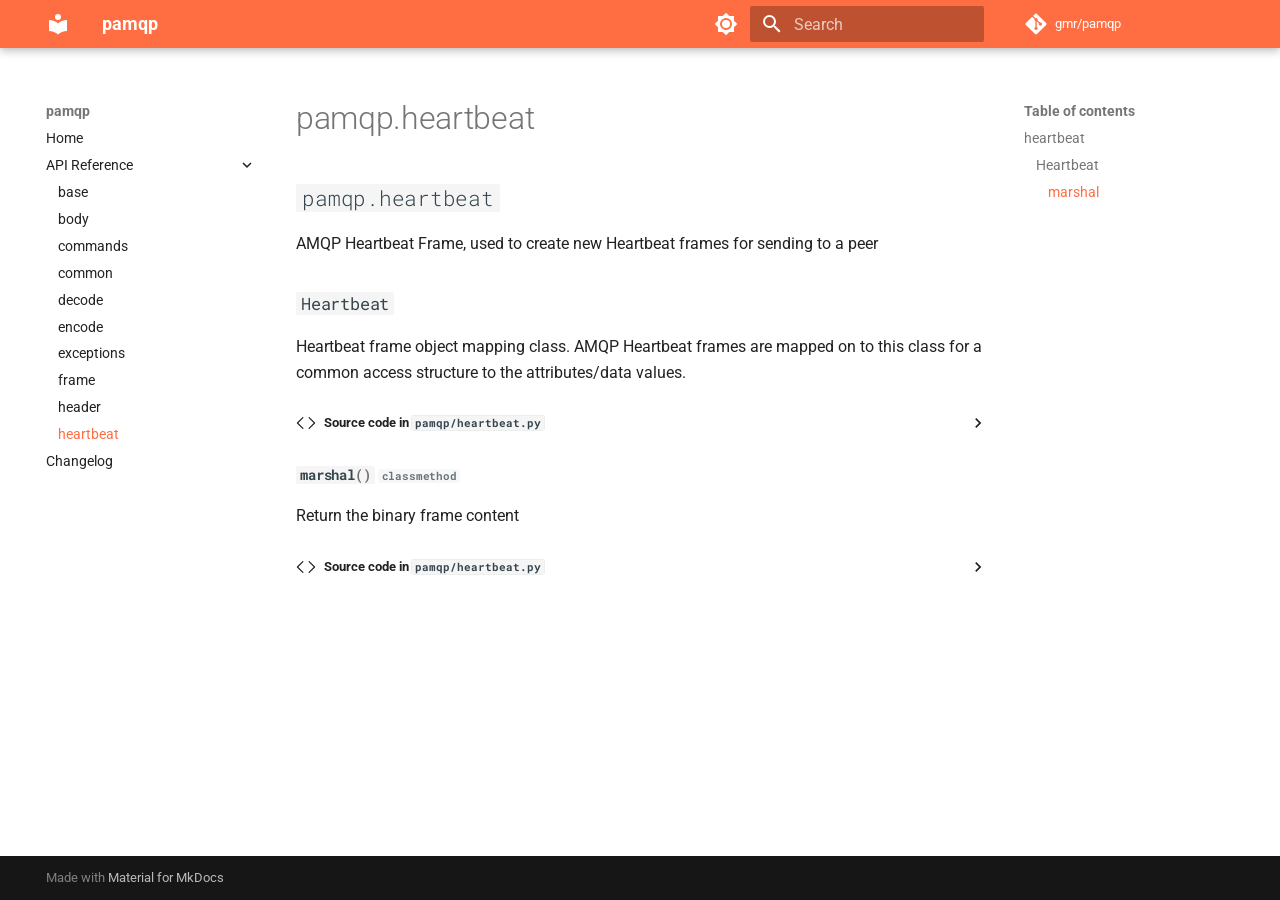
<file: api/heartbeat/index.html>
<!doctype html>
<html lang="en" class="no-js">
  <head>
    
      <meta charset="utf-8">
      <meta name="viewport" content="width=device-width,initial-scale=1">
      
      
      
        <link rel="canonical" href="https://gmr.github.io/pamqp/api/heartbeat/">
      
      
        <link rel="prev" href="../header/">
      
      
        <link rel="next" href="../../changelog/">
      
      
        
      
      
      <link rel="icon" href="../../assets/images/favicon.png">
      <meta name="generator" content="mkdocs-1.6.1, mkdocs-material-9.7.7">
    
    
      
        <title>heartbeat - pamqp</title>
      
    
    
      <link rel="stylesheet" href="../../assets/stylesheets/main.ec1eaa64.min.css">
      
        
        <link rel="stylesheet" href="../../assets/stylesheets/palette.ab4e12ef.min.css">
      
      


    
    
      
    
    
      
        
        
        <link rel="preconnect" href="https://fonts.gstatic.com" crossorigin>
        <link rel="stylesheet" href="https://fonts.googleapis.com/css?family=Roboto:300,300i,400,400i,700,700i%7CRoboto+Mono:400,400i,700,700i&display=fallback">
        <style>:root{--md-text-font:"Roboto";--md-code-font:"Roboto Mono"}</style>
      
    
    
      <link rel="stylesheet" href="../../assets/_mkdocstrings.css">
    
    <script>__md_scope=new URL("../..",location),__md_hash=e=>[...e].reduce(((e,_)=>(e<<5)-e+_.charCodeAt(0)),0),__md_get=(e,_=localStorage,t=__md_scope)=>JSON.parse(_.getItem(t.pathname+"."+e)),__md_set=(e,_,t=localStorage,a=__md_scope)=>{try{t.setItem(a.pathname+"."+e,JSON.stringify(_))}catch(e){}}</script>
    
      

    
    
  </head>
  
  
    
    
      
    
    
    
    
    <body dir="ltr" data-md-color-scheme="default" data-md-color-primary="deep-orange" data-md-color-accent="indigo">
  
    
    <input class="md-toggle" data-md-toggle="drawer" type="checkbox" id="__drawer" autocomplete="off">
    <input class="md-toggle" data-md-toggle="search" type="checkbox" id="__search" autocomplete="off">
    <label class="md-overlay" for="__drawer"></label>
    <div data-md-component="skip">
      
        
        <a href="#pamqpheartbeat" class="md-skip">
          Skip to content
        </a>
      
    </div>
    <div data-md-component="announce">
      
    </div>
    
    
      

  

<header class="md-header md-header--shadow" data-md-component="header">
  <nav class="md-header__inner md-grid" aria-label="Header">
    <a href="../.." title="pamqp" class="md-header__button md-logo" aria-label="pamqp" data-md-component="logo">
      
  
  <svg xmlns="http://www.w3.org/2000/svg" viewBox="0 0 24 24"><path d="M12 8a3 3 0 0 0 3-3 3 3 0 0 0-3-3 3 3 0 0 0-3 3 3 3 0 0 0 3 3m0 3.54C9.64 9.35 6.5 8 3 8v11c3.5 0 6.64 1.35 9 3.54 2.36-2.19 5.5-3.54 9-3.54V8c-3.5 0-6.64 1.35-9 3.54"/></svg>

    </a>
    <label class="md-header__button md-icon" for="__drawer">
      
      <svg xmlns="http://www.w3.org/2000/svg" viewBox="0 0 24 24"><path d="M3 6h18v2H3zm0 5h18v2H3zm0 5h18v2H3z"/></svg>
    </label>
    <div class="md-header__title" data-md-component="header-title">
      <div class="md-header__ellipsis">
        <div class="md-header__topic">
          <span class="md-ellipsis">
            pamqp
          </span>
        </div>
        <div class="md-header__topic" data-md-component="header-topic">
          <span class="md-ellipsis">
            
              heartbeat
            
          </span>
        </div>
      </div>
    </div>
    
      
        <form class="md-header__option" data-md-component="palette">
  
    
    
    
    <input class="md-option" data-md-color-media="" data-md-color-scheme="default" data-md-color-primary="deep-orange" data-md-color-accent="indigo"  aria-label="Switch to dark mode"  type="radio" name="__palette" id="__palette_0">
    
      <label class="md-header__button md-icon" title="Switch to dark mode" for="__palette_1" hidden>
        <svg xmlns="http://www.w3.org/2000/svg" viewBox="0 0 24 24"><path d="M12 8a4 4 0 0 0-4 4 4 4 0 0 0 4 4 4 4 0 0 0 4-4 4 4 0 0 0-4-4m0 10a6 6 0 0 1-6-6 6 6 0 0 1 6-6 6 6 0 0 1 6 6 6 6 0 0 1-6 6m8-9.31V4h-4.69L12 .69 8.69 4H4v4.69L.69 12 4 15.31V20h4.69L12 23.31 15.31 20H20v-4.69L23.31 12z"/></svg>
      </label>
    
  
    
    
    
    <input class="md-option" data-md-color-media="" data-md-color-scheme="slate" data-md-color-primary="deep-orange" data-md-color-accent="indigo"  aria-label="Switch to light mode"  type="radio" name="__palette" id="__palette_1">
    
      <label class="md-header__button md-icon" title="Switch to light mode" for="__palette_0" hidden>
        <svg xmlns="http://www.w3.org/2000/svg" viewBox="0 0 24 24"><path d="M12 18c-.89 0-1.74-.2-2.5-.55C11.56 16.5 13 14.42 13 12s-1.44-4.5-3.5-5.45C10.26 6.2 11.11 6 12 6a6 6 0 0 1 6 6 6 6 0 0 1-6 6m8-9.31V4h-4.69L12 .69 8.69 4H4v4.69L.69 12 4 15.31V20h4.69L12 23.31 15.31 20H20v-4.69L23.31 12z"/></svg>
      </label>
    
  
</form>
      
    
    
      <script>var palette=__md_get("__palette");if(palette&&palette.color){if("(prefers-color-scheme)"===palette.color.media){var media=matchMedia("(prefers-color-scheme: light)"),input=document.querySelector(media.matches?"[data-md-color-media='(prefers-color-scheme: light)']":"[data-md-color-media='(prefers-color-scheme: dark)']");palette.color.media=input.getAttribute("data-md-color-media"),palette.color.scheme=input.getAttribute("data-md-color-scheme"),palette.color.primary=input.getAttribute("data-md-color-primary"),palette.color.accent=input.getAttribute("data-md-color-accent")}for(var[key,value]of Object.entries(palette.color))document.body.setAttribute("data-md-color-"+key,value)}</script>
    
    
    
      
      
        <label class="md-header__button md-icon" for="__search">
          
          <svg xmlns="http://www.w3.org/2000/svg" viewBox="0 0 24 24"><path d="M9.5 3A6.5 6.5 0 0 1 16 9.5c0 1.61-.59 3.09-1.56 4.23l.27.27h.79l5 5-1.5 1.5-5-5v-.79l-.27-.27A6.52 6.52 0 0 1 9.5 16 6.5 6.5 0 0 1 3 9.5 6.5 6.5 0 0 1 9.5 3m0 2C7 5 5 7 5 9.5S7 14 9.5 14 14 12 14 9.5 12 5 9.5 5"/></svg>
        </label>
        <div class="md-search" data-md-component="search" role="dialog">
  <label class="md-search__overlay" for="__search"></label>
  <div class="md-search__inner" role="search">
    <form class="md-search__form" name="search">
      <input type="text" class="md-search__input" name="query" aria-label="Search" placeholder="Search" autocapitalize="off" autocorrect="off" autocomplete="off" spellcheck="false" data-md-component="search-query" required>
      <label class="md-search__icon md-icon" for="__search">
        
        <svg xmlns="http://www.w3.org/2000/svg" viewBox="0 0 24 24"><path d="M9.5 3A6.5 6.5 0 0 1 16 9.5c0 1.61-.59 3.09-1.56 4.23l.27.27h.79l5 5-1.5 1.5-5-5v-.79l-.27-.27A6.52 6.52 0 0 1 9.5 16 6.5 6.5 0 0 1 3 9.5 6.5 6.5 0 0 1 9.5 3m0 2C7 5 5 7 5 9.5S7 14 9.5 14 14 12 14 9.5 12 5 9.5 5"/></svg>
        
        <svg xmlns="http://www.w3.org/2000/svg" viewBox="0 0 24 24"><path d="M20 11v2H8l5.5 5.5-1.42 1.42L4.16 12l7.92-7.92L13.5 5.5 8 11z"/></svg>
      </label>
      <nav class="md-search__options" aria-label="Search">
        
        <button type="reset" class="md-search__icon md-icon" title="Clear" aria-label="Clear" tabindex="-1">
          
          <svg xmlns="http://www.w3.org/2000/svg" viewBox="0 0 24 24"><path d="M19 6.41 17.59 5 12 10.59 6.41 5 5 6.41 10.59 12 5 17.59 6.41 19 12 13.41 17.59 19 19 17.59 13.41 12z"/></svg>
        </button>
      </nav>
      
    </form>
    <div class="md-search__output">
      <div class="md-search__scrollwrap" tabindex="0" data-md-scrollfix>
        <div class="md-search-result" data-md-component="search-result">
          <div class="md-search-result__meta">
            Initializing search
          </div>
          <ol class="md-search-result__list" role="presentation"></ol>
        </div>
      </div>
    </div>
  </div>
</div>
      
    
    
      <div class="md-header__source">
        <a href="https://github.com/gmr/pamqp" title="Go to repository" class="md-source" data-md-component="source">
  <div class="md-source__icon md-icon">
    
    <svg xmlns="http://www.w3.org/2000/svg" viewBox="0 0 448 512"><!--! Font Awesome Free 7.1.0 by @fontawesome - https://fontawesome.com License - https://fontawesome.com/license/free (Icons: CC BY 4.0, Fonts: SIL OFL 1.1, Code: MIT License) Copyright 2025 Fonticons, Inc.--><path d="M439.6 236.1 244 40.5c-5.4-5.5-12.8-8.5-20.4-8.5s-15 3-20.4 8.4L162.5 81l51.5 51.5c27.1-9.1 52.7 16.8 43.4 43.7l49.7 49.7c34.2-11.8 61.2 31 35.5 56.7-26.5 26.5-70.2-2.9-56-37.3L240.3 199v121.9c25.3 12.5 22.3 41.8 9.1 55-6.4 6.4-15.2 10.1-24.3 10.1s-17.8-3.6-24.3-10.1c-17.6-17.6-11.1-46.9 11.2-56v-123c-20.8-8.5-24.6-30.7-18.6-45L142.6 101 8.5 235.1C3 240.6 0 247.9 0 255.5s3 15 8.5 20.4l195.6 195.7c5.4 5.4 12.7 8.4 20.4 8.4s15-3 20.4-8.4l194.7-194.7c5.4-5.4 8.4-12.8 8.4-20.4s-3-15-8.4-20.4"/></svg>
  </div>
  <div class="md-source__repository">
    gmr/pamqp
  </div>
</a>
      </div>
    
  </nav>
  
</header>
    
    <div class="md-container" data-md-component="container">
      
      
        
          
        
      
      <main class="md-main" data-md-component="main">
        <div class="md-main__inner md-grid">
          
            
              
              <div class="md-sidebar md-sidebar--primary" data-md-component="sidebar" data-md-type="navigation" >
                <div class="md-sidebar__scrollwrap">
                  <div class="md-sidebar__inner">
                    



<nav class="md-nav md-nav--primary" aria-label="Navigation" data-md-level="0">
  <label class="md-nav__title" for="__drawer">
    <a href="../.." title="pamqp" class="md-nav__button md-logo" aria-label="pamqp" data-md-component="logo">
      
  
  <svg xmlns="http://www.w3.org/2000/svg" viewBox="0 0 24 24"><path d="M12 8a3 3 0 0 0 3-3 3 3 0 0 0-3-3 3 3 0 0 0-3 3 3 3 0 0 0 3 3m0 3.54C9.64 9.35 6.5 8 3 8v11c3.5 0 6.64 1.35 9 3.54 2.36-2.19 5.5-3.54 9-3.54V8c-3.5 0-6.64 1.35-9 3.54"/></svg>

    </a>
    pamqp
  </label>
  
    <div class="md-nav__source">
      <a href="https://github.com/gmr/pamqp" title="Go to repository" class="md-source" data-md-component="source">
  <div class="md-source__icon md-icon">
    
    <svg xmlns="http://www.w3.org/2000/svg" viewBox="0 0 448 512"><!--! Font Awesome Free 7.1.0 by @fontawesome - https://fontawesome.com License - https://fontawesome.com/license/free (Icons: CC BY 4.0, Fonts: SIL OFL 1.1, Code: MIT License) Copyright 2025 Fonticons, Inc.--><path d="M439.6 236.1 244 40.5c-5.4-5.5-12.8-8.5-20.4-8.5s-15 3-20.4 8.4L162.5 81l51.5 51.5c27.1-9.1 52.7 16.8 43.4 43.7l49.7 49.7c34.2-11.8 61.2 31 35.5 56.7-26.5 26.5-70.2-2.9-56-37.3L240.3 199v121.9c25.3 12.5 22.3 41.8 9.1 55-6.4 6.4-15.2 10.1-24.3 10.1s-17.8-3.6-24.3-10.1c-17.6-17.6-11.1-46.9 11.2-56v-123c-20.8-8.5-24.6-30.7-18.6-45L142.6 101 8.5 235.1C3 240.6 0 247.9 0 255.5s3 15 8.5 20.4l195.6 195.7c5.4 5.4 12.7 8.4 20.4 8.4s15-3 20.4-8.4l194.7-194.7c5.4-5.4 8.4-12.8 8.4-20.4s-3-15-8.4-20.4"/></svg>
  </div>
  <div class="md-source__repository">
    gmr/pamqp
  </div>
</a>
    </div>
  
  <ul class="md-nav__list" data-md-scrollfix>
    
      
      
  
  
  
  
    <li class="md-nav__item">
      <a href="../.." class="md-nav__link">
        
  
  
  <span class="md-ellipsis">
    
  
    Home
  

    
  </span>
  
  

      </a>
    </li>
  

    
      
      
  
  
    
  
  
  
    
    
    
    
    
    <li class="md-nav__item md-nav__item--active md-nav__item--nested">
      
        
        
        <input class="md-nav__toggle md-toggle " type="checkbox" id="__nav_2" checked>
        
          
          <label class="md-nav__link" for="__nav_2" id="__nav_2_label" tabindex="0">
            
  
  
  <span class="md-ellipsis">
    
  
    API Reference
  

    
  </span>
  
  

            <span class="md-nav__icon md-icon"></span>
          </label>
        
        <nav class="md-nav" data-md-level="1" aria-labelledby="__nav_2_label" aria-expanded="true">
          <label class="md-nav__title" for="__nav_2">
            <span class="md-nav__icon md-icon"></span>
            
  
    API Reference
  

          </label>
          <ul class="md-nav__list" data-md-scrollfix>
            
              
                
  
  
  
  
    <li class="md-nav__item">
      <a href="../base/" class="md-nav__link">
        
  
  
  <span class="md-ellipsis">
    
  
    base
  

    
  </span>
  
  

      </a>
    </li>
  

              
            
              
                
  
  
  
  
    <li class="md-nav__item">
      <a href="../body/" class="md-nav__link">
        
  
  
  <span class="md-ellipsis">
    
  
    body
  

    
  </span>
  
  

      </a>
    </li>
  

              
            
              
                
  
  
  
  
    <li class="md-nav__item">
      <a href="../commands/" class="md-nav__link">
        
  
  
  <span class="md-ellipsis">
    
  
    commands
  

    
  </span>
  
  

      </a>
    </li>
  

              
            
              
                
  
  
  
  
    <li class="md-nav__item">
      <a href="../common/" class="md-nav__link">
        
  
  
  <span class="md-ellipsis">
    
  
    common
  

    
  </span>
  
  

      </a>
    </li>
  

              
            
              
                
  
  
  
  
    <li class="md-nav__item">
      <a href="../decode/" class="md-nav__link">
        
  
  
  <span class="md-ellipsis">
    
  
    decode
  

    
  </span>
  
  

      </a>
    </li>
  

              
            
              
                
  
  
  
  
    <li class="md-nav__item">
      <a href="../encode/" class="md-nav__link">
        
  
  
  <span class="md-ellipsis">
    
  
    encode
  

    
  </span>
  
  

      </a>
    </li>
  

              
            
              
                
  
  
  
  
    <li class="md-nav__item">
      <a href="../exceptions/" class="md-nav__link">
        
  
  
  <span class="md-ellipsis">
    
  
    exceptions
  

    
  </span>
  
  

      </a>
    </li>
  

              
            
              
                
  
  
  
  
    <li class="md-nav__item">
      <a href="../frame/" class="md-nav__link">
        
  
  
  <span class="md-ellipsis">
    
  
    frame
  

    
  </span>
  
  

      </a>
    </li>
  

              
            
              
                
  
  
  
  
    <li class="md-nav__item">
      <a href="../header/" class="md-nav__link">
        
  
  
  <span class="md-ellipsis">
    
  
    header
  

    
  </span>
  
  

      </a>
    </li>
  

              
            
              
                
  
  
    
  
  
  
    <li class="md-nav__item md-nav__item--active">
      
      <input class="md-nav__toggle md-toggle" type="checkbox" id="__toc">
      
      
        
      
      
        <label class="md-nav__link md-nav__link--active" for="__toc">
          
  
  
  <span class="md-ellipsis">
    
  
    heartbeat
  

    
  </span>
  
  

          <span class="md-nav__icon md-icon"></span>
        </label>
      
      <a href="./" class="md-nav__link md-nav__link--active">
        
  
  
  <span class="md-ellipsis">
    
  
    heartbeat
  

    
  </span>
  
  

      </a>
      
        

<nav class="md-nav md-nav--secondary" aria-label="Table of contents">
  
  
  
    
  
  
    <label class="md-nav__title" for="__toc">
      <span class="md-nav__icon md-icon"></span>
      Table of contents
    </label>
    <ul class="md-nav__list" data-md-component="toc" data-md-scrollfix>
      
        <li class="md-nav__item">
  <a href="#pamqp.heartbeat" class="md-nav__link">
    <span class="md-ellipsis">
      
        heartbeat
      
    </span>
  </a>
  
    <nav class="md-nav" aria-label="heartbeat">
      <ul class="md-nav__list">
        
          <li class="md-nav__item">
  <a href="#pamqp.heartbeat.Heartbeat" class="md-nav__link">
    <span class="md-ellipsis">
      
        Heartbeat
      
    </span>
  </a>
  
    <nav class="md-nav" aria-label="Heartbeat">
      <ul class="md-nav__list">
        
          <li class="md-nav__item">
  <a href="#pamqp.heartbeat.Heartbeat.marshal" class="md-nav__link">
    <span class="md-ellipsis">
      
        marshal
      
    </span>
  </a>
  
</li>
        
      </ul>
    </nav>
  
</li>
        
      </ul>
    </nav>
  
</li>
      
    </ul>
  
</nav>
      
    </li>
  

              
            
          </ul>
        </nav>
      
    </li>
  

    
      
      
  
  
  
  
    <li class="md-nav__item">
      <a href="../../changelog/" class="md-nav__link">
        
  
  
  <span class="md-ellipsis">
    
  
    Changelog
  

    
  </span>
  
  

      </a>
    </li>
  

    
  </ul>
</nav>
                  </div>
                </div>
              </div>
            
            
              
              <div class="md-sidebar md-sidebar--secondary" data-md-component="sidebar" data-md-type="toc" >
                <div class="md-sidebar__scrollwrap">
                  <div class="md-sidebar__inner">
                    

<nav class="md-nav md-nav--secondary" aria-label="Table of contents">
  
  
  
    
  
  
    <label class="md-nav__title" for="__toc">
      <span class="md-nav__icon md-icon"></span>
      Table of contents
    </label>
    <ul class="md-nav__list" data-md-component="toc" data-md-scrollfix>
      
        <li class="md-nav__item">
  <a href="#pamqp.heartbeat" class="md-nav__link">
    <span class="md-ellipsis">
      
        heartbeat
      
    </span>
  </a>
  
    <nav class="md-nav" aria-label="heartbeat">
      <ul class="md-nav__list">
        
          <li class="md-nav__item">
  <a href="#pamqp.heartbeat.Heartbeat" class="md-nav__link">
    <span class="md-ellipsis">
      
        Heartbeat
      
    </span>
  </a>
  
    <nav class="md-nav" aria-label="Heartbeat">
      <ul class="md-nav__list">
        
          <li class="md-nav__item">
  <a href="#pamqp.heartbeat.Heartbeat.marshal" class="md-nav__link">
    <span class="md-ellipsis">
      
        marshal
      
    </span>
  </a>
  
</li>
        
      </ul>
    </nav>
  
</li>
        
      </ul>
    </nav>
  
</li>
      
    </ul>
  
</nav>
                  </div>
                </div>
              </div>
            
          
          
            <div class="md-content" data-md-component="content">
              
              <article class="md-content__inner md-typeset">
                
                  


  
  


<h1 id="pamqpheartbeat">pamqp.heartbeat</h1>


<div class="doc doc-object doc-module">



<h2 id="pamqp.heartbeat" class="doc doc-heading">
            <code>pamqp.heartbeat</code>


</h2>

    <div class="doc doc-contents first">

        <p>AMQP Heartbeat Frame, used to create new Heartbeat frames for sending to a peer</p>










<div class="doc doc-children">









<div class="doc doc-object doc-class">



<h3 id="pamqp.heartbeat.Heartbeat" class="doc doc-heading">
            <code>Heartbeat</code>


</h3>


    <div class="doc doc-contents ">



        <p>Heartbeat frame object mapping class. AMQP Heartbeat frames are mapped
on to this class for a common access structure to the attributes/data
values.</p>








              <details class="mkdocstrings-source">
                <summary>Source code in <code>pamqp/heartbeat.py</code></summary>
                <div class="highlight"><table class="highlighttable"><tr><td class="linenos"><div class="linenodiv"><pre><span></span><span class="normal">12</span>
<span class="normal">13</span>
<span class="normal">14</span>
<span class="normal">15</span>
<span class="normal">16</span>
<span class="normal">17</span>
<span class="normal">18</span>
<span class="normal">19</span>
<span class="normal">20</span>
<span class="normal">21</span>
<span class="normal">22</span>
<span class="normal">23</span>
<span class="normal">24</span>
<span class="normal">25</span>
<span class="normal">26</span>
<span class="normal">27</span>
<span class="normal">28</span></pre></div></td><td class="code"><div><pre><span></span><code><span class="k">class</span><span class="w"> </span><span class="nc">Heartbeat</span><span class="p">:</span>
<span class="w">    </span><span class="sd">&quot;&quot;&quot;Heartbeat frame object mapping class. AMQP Heartbeat frames are mapped</span>
<span class="sd">    on to this class for a common access structure to the attributes/data</span>
<span class="sd">    values.</span>

<span class="sd">    &quot;&quot;&quot;</span>

    <span class="n">name</span><span class="p">:</span> <span class="n">typing</span><span class="o">.</span><span class="n">ClassVar</span><span class="p">[</span><span class="nb">str</span><span class="p">]</span> <span class="o">=</span> <span class="s1">&#39;Heartbeat&#39;</span>
    <span class="n">value</span><span class="p">:</span> <span class="n">typing</span><span class="o">.</span><span class="n">ClassVar</span><span class="p">[</span><span class="nb">bytes</span><span class="p">]</span> <span class="o">=</span> <span class="p">(</span>
        <span class="n">struct</span><span class="o">.</span><span class="n">pack</span><span class="p">(</span><span class="s1">&#39;&gt;BHI&#39;</span><span class="p">,</span> <span class="n">constants</span><span class="o">.</span><span class="n">FRAME_HEARTBEAT</span><span class="p">,</span> <span class="mi">0</span><span class="p">,</span> <span class="mi">0</span><span class="p">)</span>
        <span class="o">+</span> <span class="n">constants</span><span class="o">.</span><span class="n">FRAME_END_CHAR</span>
    <span class="p">)</span>

    <span class="nd">@classmethod</span>
    <span class="k">def</span><span class="w"> </span><span class="nf">marshal</span><span class="p">(</span><span class="bp">cls</span><span class="p">)</span> <span class="o">-&gt;</span> <span class="nb">bytes</span><span class="p">:</span>
<span class="w">        </span><span class="sd">&quot;&quot;&quot;Return the binary frame content&quot;&quot;&quot;</span>
        <span class="k">return</span> <span class="bp">cls</span><span class="o">.</span><span class="n">value</span>
</code></pre></div></td></tr></table></div>
              </details>



<div class="doc doc-children">










<div class="doc doc-object doc-function">


<h4 id="pamqp.heartbeat.Heartbeat.marshal" class="doc doc-heading">
            <code class="highlight language-python"><span class="n">marshal</span><span class="p">()</span></code>

  <span class="doc doc-labels">
      <small class="doc doc-label doc-label-classmethod"><code>classmethod</code></small>
  </span>

</h4>


    <div class="doc doc-contents ">

        <p>Return the binary frame content</p>


            <details class="mkdocstrings-source">
              <summary>Source code in <code>pamqp/heartbeat.py</code></summary>
              <div class="highlight"><table class="highlighttable"><tr><td class="linenos"><div class="linenodiv"><pre><span></span><span class="normal">25</span>
<span class="normal">26</span>
<span class="normal">27</span>
<span class="normal">28</span></pre></div></td><td class="code"><div><pre><span></span><code><span class="nd">@classmethod</span>
<span class="k">def</span><span class="w"> </span><span class="nf">marshal</span><span class="p">(</span><span class="bp">cls</span><span class="p">)</span> <span class="o">-&gt;</span> <span class="nb">bytes</span><span class="p">:</span>
<span class="w">    </span><span class="sd">&quot;&quot;&quot;Return the binary frame content&quot;&quot;&quot;</span>
    <span class="k">return</span> <span class="bp">cls</span><span class="o">.</span><span class="n">value</span>
</code></pre></div></td></tr></table></div>
            </details>
    </div>

</div>



  </div>

    </div>

</div>




  </div>

    </div>

</div>












                
              </article>
            </div>
          
          
<script>var target=document.getElementById(location.hash.slice(1));target&&target.name&&(target.checked=target.name.startsWith("__tabbed_"))</script>
        </div>
        
      </main>
      
        <footer class="md-footer">
  
  <div class="md-footer-meta md-typeset">
    <div class="md-footer-meta__inner md-grid">
      <div class="md-copyright">
  
  
    Made with
    <a href="https://squidfunk.github.io/mkdocs-material/" target="_blank" rel="noopener">
      Material for MkDocs
    </a>
  
</div>
      
    </div>
  </div>
</footer>
      
    </div>
    <div class="md-dialog" data-md-component="dialog">
      <div class="md-dialog__inner md-typeset"></div>
    </div>
    
    
    
      
      
      <script id="__config" type="application/json">{"annotate": null, "base": "../..", "features": [], "search": "../../assets/javascripts/workers/search.2c215733.min.js", "tags": null, "translations": {"clipboard.copied": "Copied to clipboard", "clipboard.copy": "Copy to clipboard", "search.result.more.one": "1 more on this page", "search.result.more.other": "# more on this page", "search.result.none": "No matching documents", "search.result.one": "1 matching document", "search.result.other": "# matching documents", "search.result.placeholder": "Type to start searching", "search.result.term.missing": "Missing", "select.version": "Select version"}, "version": null}</script>
    
    
      <script src="../../assets/javascripts/bundle.d7400e89.min.js"></script>
      
    
  </body>
</html>
</file>
<file: assets/_mkdocstrings.css>
/* Avoid breaking parameter names, etc. in table cells. */
.doc-contents td code {
  word-break: normal !important;
}

/* No line break before first paragraph of descriptions. */
.doc-md-description,
.doc-md-description>p:first-child {
  display: inline;
}

/* No text transformation from Material for MkDocs for H5 headings. */
.md-typeset h5 .doc-object-name {
  text-transform: none;
}

/* Max width for docstring sections tables. */
.doc .md-typeset__table,
.doc .md-typeset__table table {
  display: table !important;
  width: 100%;
}

.doc .md-typeset__table tr {
  display: table-row;
}

/* Defaults in Spacy table style. */
.doc-param-default,
.doc-type_param-default {
  float: right;
}

/* Parameter headings must be inline, not blocks. */
.doc-heading-parameter,
.doc-heading-type_parameter {
  display: inline;
}

/* Default font size for parameter headings. */
.md-typeset .doc-heading-parameter {
  font-size: inherit;
}

/* Prefer space on the right, not the left of parameter permalinks. */
.doc-heading-parameter .headerlink,
.doc-heading-type_parameter .headerlink {
  margin-left: 0 !important;
  margin-right: 0.2rem;
}

/* Backward-compatibility: docstring section titles in bold. */
.doc-section-title {
  font-weight: bold;
}

/* Backlinks crumb separator. */
.doc-backlink-crumb {
  display: inline-flex;
  gap: .2rem;
  white-space: nowrap;
  align-items: center;
  vertical-align: middle;
}
.doc-backlink-crumb:not(:first-child)::before {
  background-color: var(--md-default-fg-color--lighter);
  content: "";
  display: inline;
  height: 1rem;
  --md-path-icon: url('data:image/svg+xml;charset=utf-8,<svg xmlns="http://www.w3.org/2000/svg" viewBox="0 0 24 24"><path d="M8.59 16.58 13.17 12 8.59 7.41 10 6l6 6-6 6z"/></svg>');
  -webkit-mask-image: var(--md-path-icon);
  mask-image: var(--md-path-icon);
  width: 1rem;
}
.doc-backlink-crumb.last {
  font-weight: bold;
}

/* Symbols in Navigation and ToC. */
:root, :host,
[data-md-color-scheme="default"] {
  --doc-symbol-parameter-fg-color: #df50af;
  --doc-symbol-type_parameter-fg-color: #df50af;
  --doc-symbol-attribute-fg-color: #953800;
  --doc-symbol-function-fg-color: #8250df;
  --doc-symbol-method-fg-color: #8250df;
  --doc-symbol-class-fg-color: #0550ae;
  --doc-symbol-type_alias-fg-color: #0550ae;
  --doc-symbol-module-fg-color: #5cad0f;

  --doc-symbol-parameter-bg-color: #df50af1a;
  --doc-symbol-type_parameter-bg-color: #df50af1a;
  --doc-symbol-attribute-bg-color: #9538001a;
  --doc-symbol-function-bg-color: #8250df1a;
  --doc-symbol-method-bg-color: #8250df1a;
  --doc-symbol-class-bg-color: #0550ae1a;
  --doc-symbol-type_alias-bg-color: #0550ae1a;
  --doc-symbol-module-bg-color: #5cad0f1a;
}

[data-md-color-scheme="slate"] {
  --doc-symbol-parameter-fg-color: #ffa8cc;
  --doc-symbol-type_parameter-fg-color: #ffa8cc;
  --doc-symbol-attribute-fg-color: #ffa657;
  --doc-symbol-function-fg-color: #d2a8ff;
  --doc-symbol-method-fg-color: #d2a8ff;
  --doc-symbol-class-fg-color: #79c0ff;
  --doc-symbol-type_alias-fg-color: #79c0ff;
  --doc-symbol-module-fg-color: #baff79;

  --doc-symbol-parameter-bg-color: #ffa8cc1a;
  --doc-symbol-type_parameter-bg-color: #ffa8cc1a;
  --doc-symbol-attribute-bg-color: #ffa6571a;
  --doc-symbol-function-bg-color: #d2a8ff1a;
  --doc-symbol-method-bg-color: #d2a8ff1a;
  --doc-symbol-class-bg-color: #79c0ff1a;
  --doc-symbol-type_alias-bg-color: #79c0ff1a;
  --doc-symbol-module-bg-color: #baff791a;
}

code.doc-symbol {
  border-radius: .1rem;
  font-size: .85em;
  padding: 0 .3em;
  font-weight: bold;
}

code.doc-symbol-parameter,
a code.doc-symbol-parameter {
  color: var(--doc-symbol-parameter-fg-color);
  background-color: var(--doc-symbol-parameter-bg-color);
}

code.doc-symbol-parameter::after {
  content: "param";
}

code.doc-symbol-type_parameter,
a code.doc-symbol-type_parameter {
  color: var(--doc-symbol-type_parameter-fg-color);
  background-color: var(--doc-symbol-type_parameter-bg-color);
}

code.doc-symbol-type_parameter::after {
  content: "type-param";
}

code.doc-symbol-attribute,
a code.doc-symbol-attribute {
  color: var(--doc-symbol-attribute-fg-color);
  background-color: var(--doc-symbol-attribute-bg-color);
}

code.doc-symbol-attribute::after {
  content: "attr";
}

code.doc-symbol-function,
a code.doc-symbol-function {
  color: var(--doc-symbol-function-fg-color);
  background-color: var(--doc-symbol-function-bg-color);
}

code.doc-symbol-function::after {
  content: "func";
}

code.doc-symbol-method,
a code.doc-symbol-method {
  color: var(--doc-symbol-method-fg-color);
  background-color: var(--doc-symbol-method-bg-color);
}

code.doc-symbol-method::after {
  content: "meth";
}

code.doc-symbol-class,
a code.doc-symbol-class {
  color: var(--doc-symbol-class-fg-color);
  background-color: var(--doc-symbol-class-bg-color);
}

code.doc-symbol-class::after {
  content: "class";
}


code.doc-symbol-type_alias,
a code.doc-symbol-type_alias {
  color: var(--doc-symbol-type_alias-fg-color);
  background-color: var(--doc-symbol-type_alias-bg-color);
}

code.doc-symbol-type_alias::after {
  content: "type";
}

code.doc-symbol-module,
a code.doc-symbol-module {
  color: var(--doc-symbol-module-fg-color);
  background-color: var(--doc-symbol-module-bg-color);
}

code.doc-symbol-module::after {
  content: "mod";
}

.doc-signature .autorefs {
  color: inherit;
  border-bottom: 1px dotted currentcolor;
}

/* Source code blocks (admonitions). */
:root {
  --md-admonition-icon--mkdocstrings-source: url('data:image/svg+xml;charset=utf-8,<svg xmlns="http://www.w3.org/2000/svg" viewBox="0 0 24 24"><path d="M15.22 4.97a.75.75 0 0 1 1.06 0l6.5 6.5a.75.75 0 0 1 0 1.06l-6.5 6.5a.749.749 0 0 1-1.275-.326.75.75 0 0 1 .215-.734L21.19 12l-5.97-5.97a.75.75 0 0 1 0-1.06m-6.44 0a.75.75 0 0 1 0 1.06L2.81 12l5.97 5.97a.749.749 0 0 1-.326 1.275.75.75 0 0 1-.734-.215l-6.5-6.5a.75.75 0 0 1 0-1.06l6.5-6.5a.75.75 0 0 1 1.06 0"/></svg>')
}
.md-typeset .admonition.mkdocstrings-source,
.md-typeset details.mkdocstrings-source {
  border: none;
  padding: 0;
}
.md-typeset .admonition.mkdocstrings-source:focus-within,
.md-typeset details.mkdocstrings-source:focus-within {
  box-shadow: none;
}
.md-typeset .mkdocstrings-source > .admonition-title,
.md-typeset .mkdocstrings-source > summary {
  background-color: inherit;
}
.md-typeset .mkdocstrings-source > .admonition-title::before,
.md-typeset .mkdocstrings-source > summary::before {
  background-color: var(--md-default-fg-color);
  -webkit-mask-image: var(--md-admonition-icon--mkdocstrings-source);
          mask-image: var(--md-admonition-icon--mkdocstrings-source);
}
</file>
<file: assets/stylesheets/main.ec1eaa64.min.css>
@charset "UTF-8";html{-webkit-text-size-adjust:none;-moz-text-size-adjust:none;text-size-adjust:none;box-sizing:border-box}*,:after,:before{box-sizing:inherit}@media (prefers-reduced-motion){*,:after,:before{transition:none!important}}body{margin:0}a,button,input,label{-webkit-tap-highlight-color:transparent}a{color:inherit;text-decoration:none}hr{border:0;box-sizing:initial;display:block;height:.05rem;overflow:visible;padding:0}small{font-size:80%}sub,sup{line-height:1em}img{border-style:none}table{border-collapse:initial;border-spacing:0}td,th{font-weight:400;vertical-align:top}button{background:#0000;border:0;font-family:inherit;font-size:inherit;margin:0;padding:0}input{border:0;outline:none}:root{--md-primary-fg-color:#4051b5;--md-primary-fg-color--light:#5d6cc0;--md-primary-fg-color--dark:#303fa1;--md-primary-bg-color:#fff;--md-primary-bg-color--light:#ffffffb3;--md-accent-fg-color:#526cfe;--md-accent-fg-color--transparent:#526cfe1a;--md-accent-bg-color:#fff;--md-accent-bg-color--light:#ffffffb3}[data-md-color-scheme=default]{color-scheme:light}[data-md-color-scheme=default] img[src$="#gh-dark-mode-only"],[data-md-color-scheme=default] img[src$="#only-dark"]{display:none}:root,[data-md-color-scheme=default]{--md-hue:225deg;--md-default-fg-color:#000000de;--md-default-fg-color--light:#0000008a;--md-default-fg-color--lighter:#00000052;--md-default-fg-color--lightest:#00000012;--md-default-bg-color:#fff;--md-default-bg-color--light:#ffffffb3;--md-default-bg-color--lighter:#ffffff4d;--md-default-bg-color--lightest:#ffffff1f;--md-code-fg-color:#36464e;--md-code-bg-color:#f5f5f5;--md-code-bg-color--light:#f5f5f5b3;--md-code-bg-color--lighter:#f5f5f54d;--md-code-hl-color:#4287ff;--md-code-hl-color--light:#4287ff1a;--md-code-hl-number-color:#d52a2a;--md-code-hl-special-color:#db1457;--md-code-hl-function-color:#a846b9;--md-code-hl-constant-color:#6e59d9;--md-code-hl-keyword-color:#3f6ec6;--md-code-hl-string-color:#1c7d4d;--md-code-hl-name-color:var(--md-code-fg-color);--md-code-hl-operator-color:var(--md-default-fg-color--light);--md-code-hl-punctuation-color:var(--md-default-fg-color--light);--md-code-hl-comment-color:var(--md-default-fg-color--light);--md-code-hl-generic-color:var(--md-default-fg-color--light);--md-code-hl-variable-color:var(--md-default-fg-color--light);--md-typeset-color:var(--md-default-fg-color);--md-typeset-a-color:var(--md-primary-fg-color);--md-typeset-del-color:#f5503d26;--md-typeset-ins-color:#0bd57026;--md-typeset-kbd-color:#fafafa;--md-typeset-kbd-accent-color:#fff;--md-typeset-kbd-border-color:#b8b8b8;--md-typeset-mark-color:#ffff0080;--md-typeset-table-color:#0000001f;--md-typeset-table-color--light:rgba(0,0,0,.035);--md-admonition-fg-color:var(--md-default-fg-color);--md-admonition-bg-color:var(--md-default-bg-color);--md-warning-fg-color:#000000de;--md-warning-bg-color:#ff9;--md-footer-fg-color:#fff;--md-footer-fg-color--light:#ffffffb3;--md-footer-fg-color--lighter:#ffffff73;--md-footer-bg-color:#000000de;--md-footer-bg-color--dark:#00000052;--md-shadow-z1:0 0.2rem 0.5rem #0000000d,0 0 0.05rem #0000001a;--md-shadow-z2:0 0.2rem 0.5rem #0000001a,0 0 0.05rem #00000040;--md-shadow-z3:0 0.2rem 0.5rem #0003,0 0 0.05rem #00000059}.md-icon svg{fill:currentcolor;display:block;height:1.2rem;width:1.2rem}body{-webkit-font-smoothing:antialiased;-moz-osx-font-smoothing:grayscale;--md-text-font-family:var(--md-text-font,_),-apple-system,BlinkMacSystemFont,Helvetica,Arial,sans-serif;--md-code-font-family:var(--md-code-font,_),SFMono-Regular,Consolas,Menlo,monospace}aside,body,input{font-feature-settings:"kern","liga";color:var(--md-typeset-color);font-family:var(--md-text-font-family)}code,kbd,pre{font-feature-settings:"kern";font-family:var(--md-code-font-family)}:root{--md-typeset-table-sort-icon:url('data:image/svg+xml;charset=utf-8,<svg xmlns="http://www.w3.org/2000/svg" viewBox="0 0 24 24"><path d="m18 21-4-4h3V7h-3l4-4 4 4h-3v10h3M2 19v-2h10v2M2 13v-2h7v2M2 7V5h4v2z"/></svg>');--md-typeset-table-sort-icon--asc:url('data:image/svg+xml;charset=utf-8,<svg xmlns="http://www.w3.org/2000/svg" viewBox="0 0 24 24"><path d="M19 17h3l-4 4-4-4h3V3h2M2 17h10v2H2M6 5v2H2V5m0 6h7v2H2z"/></svg>');--md-typeset-table-sort-icon--desc:url('data:image/svg+xml;charset=utf-8,<svg xmlns="http://www.w3.org/2000/svg" viewBox="0 0 24 24"><path d="M19 7h3l-4-4-4 4h3v14h2M2 17h10v2H2M6 5v2H2V5m0 6h7v2H2z"/></svg>')}.md-typeset{-webkit-print-color-adjust:exact;color-adjust:exact;font-size:.8rem;line-height:1.6;overflow-wrap:break-word}@media print{.md-typeset{font-size:.68rem}}.md-typeset blockquote,.md-typeset dl,.md-typeset figure,.md-typeset ol,.md-typeset pre,.md-typeset ul{margin-bottom:1em;margin-top:1em}.md-typeset h1{color:var(--md-default-fg-color--light);font-size:2em;line-height:1.3;margin:0 0 1.25em}.md-typeset h1,.md-typeset h2{font-weight:300;letter-spacing:-.01em}.md-typeset h2{font-size:1.5625em;line-height:1.4;margin:1.6em 0 .64em}.md-typeset h3{font-size:1.25em;font-weight:400;letter-spacing:-.01em;line-height:1.5;margin:1.6em 0 .8em}.md-typeset h2+h3{margin-top:.8em}.md-typeset h4{font-weight:700;letter-spacing:-.01em;margin:1em 0}.md-typeset h5,.md-typeset h6{color:var(--md-default-fg-color--light);font-size:.8em;font-weight:700;letter-spacing:-.01em;margin:1.25em 0}.md-typeset h5{text-transform:uppercase}.md-typeset h5 code{text-transform:none}.md-typeset hr{border-bottom:.05rem solid var(--md-default-fg-color--lightest);display:flow-root;margin:1.5em 0}.md-typeset a{color:var(--md-typeset-a-color);word-break:break-word}.md-typeset a,.md-typeset a:before{transition:color 125ms}.md-typeset a:focus,.md-typeset a:hover{color:var(--md-accent-fg-color)}.md-typeset a:focus code,.md-typeset a:hover code{background-color:var(--md-accent-fg-color--transparent);color:var(--md-accent-fg-color)}.md-typeset a code{color:var(--md-typeset-a-color)}.md-typeset a.focus-visible{outline-color:var(--md-accent-fg-color);outline-offset:.2rem}.md-typeset code,.md-typeset kbd,.md-typeset pre{color:var(--md-code-fg-color);direction:ltr;font-variant-ligatures:none;transition:background-color 125ms}@media print{.md-typeset code,.md-typeset kbd,.md-typeset pre{white-space:pre-wrap}}.md-typeset code{background-color:var(--md-code-bg-color);border-radius:.1rem;-webkit-box-decoration-break:clone;box-decoration-break:clone;font-size:.85em;padding:0 .2941176471em;transition:color 125ms,background-color 125ms;word-break:break-word}.md-typeset code:not(.focus-visible){-webkit-tap-highlight-color:transparent;outline:none}.md-typeset pre{display:flow-root;line-height:1.4;position:relative}.md-typeset pre>code{-webkit-box-decoration-break:slice;box-decoration-break:slice;box-shadow:none;display:block;margin:0;outline-color:var(--md-accent-fg-color);overflow:auto;padding:.7720588235em 1.1764705882em;scrollbar-color:var(--md-default-fg-color--lighter) #0000;scrollbar-width:thin;touch-action:auto;word-break:normal}.md-typeset pre>code:hover{scrollbar-color:var(--md-accent-fg-color) #0000}.md-typeset pre>code::-webkit-scrollbar{height:.2rem;width:.2rem}.md-typeset pre>code::-webkit-scrollbar-thumb{background-color:var(--md-default-fg-color--lighter)}.md-typeset pre>code::-webkit-scrollbar-thumb:hover{background-color:var(--md-accent-fg-color)}.md-typeset kbd{background-color:var(--md-typeset-kbd-color);border-radius:.1rem;box-shadow:0 .1rem 0 .05rem var(--md-typeset-kbd-border-color),0 .1rem 0 var(--md-typeset-kbd-border-color),0 -.1rem .2rem var(--md-typeset-kbd-accent-color) inset;color:var(--md-default-fg-color);display:inline-block;font-size:.75em;padding:0 .6666666667em;vertical-align:text-top;word-break:break-word}.md-typeset mark{background-color:var(--md-typeset-mark-color);-webkit-box-decoration-break:clone;box-decoration-break:clone;color:inherit;word-break:break-word}.md-typeset abbr{cursor:help;text-decoration:none}.md-typeset [data-preview],.md-typeset abbr{border-bottom:.05rem dotted var(--md-default-fg-color--light)}.md-typeset small{opacity:.75}[dir=ltr] .md-typeset sub,[dir=ltr] .md-typeset sup{margin-left:.078125em}[dir=rtl] .md-typeset sub,[dir=rtl] .md-typeset sup{margin-right:.078125em}[dir=ltr] .md-typeset blockquote{padding-left:.6rem}[dir=rtl] .md-typeset blockquote{padding-right:.6rem}[dir=ltr] .md-typeset blockquote{border-left:.2rem solid var(--md-default-fg-color--lighter)}[dir=rtl] .md-typeset blockquote{border-right:.2rem solid var(--md-default-fg-color--lighter)}.md-typeset blockquote{color:var(--md-default-fg-color--light);margin-left:0;margin-right:0}.md-typeset ul{list-style-type:disc}.md-typeset ul[type]{list-style-type:revert-layer}[dir=ltr] .md-typeset ol,[dir=ltr] .md-typeset ul{margin-left:.625em}[dir=rtl] .md-typeset ol,[dir=rtl] .md-typeset ul{margin-right:.625em}.md-typeset ol,.md-typeset ul{padding:0}.md-typeset ol:not([hidden]),.md-typeset ul:not([hidden]){display:flow-root}.md-typeset ol ol,.md-typeset ul ol{list-style-type:lower-alpha}.md-typeset ol ol ol,.md-typeset ul ol ol{list-style-type:lower-roman}.md-typeset ol ol ol ol,.md-typeset ul ol ol ol{list-style-type:upper-alpha}.md-typeset ol ol ol ol ol,.md-typeset ul ol ol ol ol{list-style-type:upper-roman}.md-typeset ol[type],.md-typeset ul[type]{list-style-type:revert-layer}[dir=ltr] .md-typeset ol li,[dir=ltr] .md-typeset ul li{margin-left:1.25em}[dir=rtl] .md-typeset ol li,[dir=rtl] .md-typeset ul li{margin-right:1.25em}.md-typeset ol li,.md-typeset ul li{margin-bottom:.5em}.md-typeset ol li blockquote,.md-typeset ol li p,.md-typeset ul li blockquote,.md-typeset ul li p{margin:.5em 0}.md-typeset ol li:last-child,.md-typeset ul li:last-child{margin-bottom:0}[dir=ltr] .md-typeset ol li ol,[dir=ltr] .md-typeset ol li ul,[dir=ltr] .md-typeset ul li ol,[dir=ltr] .md-typeset ul li ul{margin-left:.625em}[dir=rtl] .md-typeset ol li ol,[dir=rtl] .md-typeset ol li ul,[dir=rtl] .md-typeset ul li ol,[dir=rtl] .md-typeset ul li ul{margin-right:.625em}.md-typeset ol li ol,.md-typeset ol li ul,.md-typeset ul li ol,.md-typeset ul li ul{margin-bottom:.5em;margin-top:.5em}[dir=ltr] .md-typeset dd{margin-left:1.875em}[dir=rtl] .md-typeset dd{margin-right:1.875em}.md-typeset dd{margin-bottom:1.5em;margin-top:1em}.md-typeset img,.md-typeset svg,.md-typeset video{height:auto;max-width:100%}.md-typeset img[align=left]{margin:1em 1em 1em 0}.md-typeset img[align=right]{margin:1em 0 1em 1em}.md-typeset img[align]:only-child{margin-top:0}.md-typeset figure{display:flow-root;margin:1em auto;max-width:100%;text-align:center;width:fit-content}.md-typeset figure img{display:block;margin:0 auto}.md-typeset figcaption{font-style:italic;margin:1em auto;max-width:24rem}.md-typeset iframe{max-width:100%}.md-typeset table:not([class]){background-color:var(--md-default-bg-color);border:.05rem solid var(--md-typeset-table-color);border-radius:.1rem;display:inline-block;font-size:.64rem;max-width:100%;overflow:auto;touch-action:auto}@media print{.md-typeset table:not([class]){display:table}}.md-typeset table:not([class])+*{margin-top:1.5em}.md-typeset table:not([class]) td>:first-child,.md-typeset table:not([class]) th>:first-child{margin-top:0}.md-typeset table:not([class]) td>:last-child,.md-typeset table:not([class]) th>:last-child{margin-bottom:0}.md-typeset table:not([class]) td:not([align]),.md-typeset table:not([class]) th:not([align]){text-align:left}[dir=rtl] .md-typeset table:not([class]) td:not([align]),[dir=rtl] .md-typeset table:not([class]) th:not([align]){text-align:right}.md-typeset table:not([class]) th{font-weight:700;min-width:5rem;padding:.9375em 1.25em;vertical-align:top}.md-typeset table:not([class]) td{border-top:.05rem solid var(--md-typeset-table-color);padding:.9375em 1.25em;vertical-align:top}.md-typeset table:not([class]) tbody tr{transition:background-color 125ms}.md-typeset table:not([class]) tbody tr:hover{background-color:var(--md-typeset-table-color--light);box-shadow:0 .05rem 0 var(--md-default-bg-color) inset}.md-typeset table:not([class]) a{word-break:normal}.md-typeset table th[role=columnheader]{cursor:pointer}[dir=ltr] .md-typeset table th[role=columnheader]:after{margin-left:.5em}[dir=rtl] .md-typeset table th[role=columnheader]:after{margin-right:.5em}.md-typeset table th[role=columnheader]:after{content:"";display:inline-block;height:1.2em;-webkit-mask-image:var(--md-typeset-table-sort-icon);mask-image:var(--md-typeset-table-sort-icon);-webkit-mask-repeat:no-repeat;mask-repeat:no-repeat;-webkit-mask-size:contain;mask-size:contain;transition:background-color 125ms;vertical-align:text-bottom;width:1.2em}.md-typeset table th[role=columnheader]:hover:after{background-color:var(--md-default-fg-color--lighter)}.md-typeset table th[role=columnheader][aria-sort=ascending]:after{background-color:var(--md-default-fg-color--light);-webkit-mask-image:var(--md-typeset-table-sort-icon--asc);mask-image:var(--md-typeset-table-sort-icon--asc)}.md-typeset table th[role=columnheader][aria-sort=descending]:after{background-color:var(--md-default-fg-color--light);-webkit-mask-image:var(--md-typeset-table-sort-icon--desc);mask-image:var(--md-typeset-table-sort-icon--desc)}.md-typeset__scrollwrap{margin:1em -.8rem;overflow-x:auto;touch-action:auto}.md-typeset__table{display:inline-block;margin-bottom:.5em;padding:0 .8rem}@media print{.md-typeset__table{display:block}}html .md-typeset__table table{display:table;margin:0;overflow:hidden;width:100%}@media screen and (max-width:44.984375em){.md-content__inner>pre{margin:1em -.8rem}.md-content__inner>pre code{border-radius:0}}.md-typeset .md-author{border-radius:100%;display:block;flex-shrink:0;height:1.6rem;overflow:hidden;position:relative;transition:color 125ms,transform 125ms;width:1.6rem}.md-typeset .md-author img{display:block}.md-typeset .md-author--more{background:var(--md-default-fg-color--lightest);color:var(--md-default-fg-color--lighter);font-size:.6rem;font-weight:700;line-height:1.6rem;text-align:center}.md-typeset .md-author--long{height:2.4rem;width:2.4rem}.md-typeset a.md-author{transform:scale(1)}.md-typeset a.md-author img{border-radius:100%;filter:grayscale(100%) opacity(75%);transition:filter 125ms}.md-typeset a.md-author:focus,.md-typeset a.md-author:hover{transform:scale(1.1);z-index:1}.md-typeset a.md-author:focus img,.md-typeset a.md-author:hover img{filter:grayscale(0)}.md-banner{background-color:var(--md-footer-bg-color);color:var(--md-footer-fg-color);overflow:auto}@media print{.md-banner{display:none}}.md-banner--warning{background-color:var(--md-warning-bg-color);color:var(--md-warning-fg-color)}.md-banner__inner{font-size:.7rem;margin:.6rem auto;padding:0 .8rem}[dir=ltr] .md-banner__button{float:right}[dir=rtl] .md-banner__button{float:left}.md-banner__button{color:inherit;cursor:pointer;transition:opacity .25s}.no-js .md-banner__button{display:none}.md-banner__button:hover{opacity:.7}html{font-size:125%;height:100%;overflow-x:hidden}@media screen and (min-width:100em){html{font-size:137.5%}}@media screen and (min-width:125em){html{font-size:150%}}body{background-color:var(--md-default-bg-color);display:flex;flex-direction:column;font-size:.5rem;min-height:100%;position:relative;width:100%}@media print{body{display:block}}@media screen and (max-width:59.984375em){body[data-md-scrolllock]{position:fixed}}.md-grid{margin-left:auto;margin-right:auto;max-width:61rem}.md-container{display:flex;flex-direction:column;flex-grow:1}@media print{.md-container{display:block}}.md-main{flex-grow:1}.md-main__inner{display:flex;height:100%;margin-top:1.5rem}.md-ellipsis{overflow:hidden;text-overflow:ellipsis}.md-toggle{display:none}.md-option{height:0;opacity:0;position:absolute;width:0}.md-option:checked+label:not([hidden]){display:block}.md-option.focus-visible+label{outline-color:var(--md-accent-fg-color);outline-style:auto}.md-skip{background-color:var(--md-default-fg-color);border-radius:.1rem;color:var(--md-default-bg-color);font-size:.64rem;margin:.5rem;opacity:0;outline-color:var(--md-accent-fg-color);padding:.3rem .5rem;position:fixed;transform:translateY(.4rem);z-index:-1}.md-skip:focus{opacity:1;transform:translateY(0);transition:transform .25s cubic-bezier(.4,0,.2,1),opacity 175ms 75ms;z-index:10}@page{margin:25mm}:root{--md-clipboard-icon:url('data:image/svg+xml;charset=utf-8,<svg xmlns="http://www.w3.org/2000/svg" viewBox="0 0 24 24"><path d="M19 21H8V7h11m0-2H8a2 2 0 0 0-2 2v14a2 2 0 0 0 2 2h11a2 2 0 0 0 2-2V7a2 2 0 0 0-2-2m-3-4H4a2 2 0 0 0-2 2v14h2V3h12z"/></svg>')}.md-clipboard{border-radius:.1rem;color:var(--md-default-fg-color--lightest);cursor:pointer;height:1.5em;outline-color:var(--md-accent-fg-color);outline-offset:.1rem;transition:color .25s;width:1.5em;z-index:1}@media print{.md-clipboard{display:none}}.md-clipboard:not(.focus-visible){-webkit-tap-highlight-color:transparent;outline:none}:hover>.md-clipboard{color:var(--md-default-fg-color--light)}.md-clipboard:focus,.md-clipboard:hover{color:var(--md-accent-fg-color)}.md-clipboard:after{background-color:currentcolor;content:"";display:block;height:1.125em;margin:0 auto;-webkit-mask-image:var(--md-clipboard-icon);mask-image:var(--md-clipboard-icon);-webkit-mask-position:center;mask-position:center;-webkit-mask-repeat:no-repeat;mask-repeat:no-repeat;-webkit-mask-size:contain;mask-size:contain;width:1.125em}.md-clipboard--inline{cursor:pointer}.md-clipboard--inline code{transition:color .25s,background-color .25s}.md-clipboard--inline:focus code,.md-clipboard--inline:hover code{background-color:var(--md-accent-fg-color--transparent);color:var(--md-accent-fg-color)}:root{--md-code-select-icon:url('data:image/svg+xml;charset=utf-8,<svg xmlns="http://www.w3.org/2000/svg" viewBox="0 0 24 24"><path d="M19 19h-4v2h4c1.1 0 2-.9 2-2v-4h-2m0-12h-4v2h4v4h2V5c0-1.1-.9-2-2-2M5 5h4V3H5c-1.1 0-2 .9-2 2v4h2m0 6H3v4c0 1.1.9 2 2 2h4v-2H5zm2-4h2v2H7zm4 0h2v2h-2zm4 0h2v2h-2zM7 7h2v2H7zm4 0h2v2h-2zm4 0h2v2h-2zm-8 8h2v2H7zm4 0h2v2h-2zm4 0h2v2h-2z"/></svg>');--md-code-copy-icon:url('data:image/svg+xml;charset=utf-8,<svg xmlns="http://www.w3.org/2000/svg" viewBox="0 0 24 24"><path d="M19 21H8V7h11m0-2H8a2 2 0 0 0-2 2v14a2 2 0 0 0 2 2h11a2 2 0 0 0 2-2V7a2 2 0 0 0-2-2m-3-4H4a2 2 0 0 0-2 2v14h2V3h12z"/></svg>')}.md-typeset .md-code__content{display:grid}.md-code__nav{background-color:var(--md-code-bg-color--lighter);border-radius:.1rem;display:flex;gap:.2rem;padding:.2rem;position:absolute;right:.25em;top:.25em;transition:background-color .25s;z-index:1}:hover>.md-code__nav{background-color:var(--md-code-bg-color--light)}.md-code__button{color:var(--md-default-fg-color--lightest);cursor:pointer;display:block;height:1.5em;outline-color:var(--md-accent-fg-color);outline-offset:.1rem;transition:color .25s;width:1.5em}:hover>*>.md-code__button{color:var(--md-default-fg-color--light)}.md-code__button.focus-visible,.md-code__button:hover{color:var(--md-accent-fg-color)}.md-code__button--active{color:var(--md-default-fg-color)!important}.md-code__button:after{background-color:currentcolor;content:"";display:block;height:1.125em;margin:0 auto;-webkit-mask-position:center;mask-position:center;-webkit-mask-repeat:no-repeat;mask-repeat:no-repeat;-webkit-mask-size:contain;mask-size:contain;width:1.125em}.md-code__button[data-md-type=select]:after{-webkit-mask-image:var(--md-code-select-icon);mask-image:var(--md-code-select-icon)}.md-code__button[data-md-type=copy]:after{-webkit-mask-image:var(--md-code-copy-icon);mask-image:var(--md-code-copy-icon)}@keyframes consent{0%{opacity:0;transform:translateY(100%)}to{opacity:1;transform:translateY(0)}}@keyframes overlay{0%{opacity:0}to{opacity:1}}.md-consent__overlay{animation:overlay .25s both;-webkit-backdrop-filter:blur(.1rem);backdrop-filter:blur(.1rem);background-color:#0000008a;height:100%;opacity:1;position:fixed;top:0;width:100%;z-index:5}.md-consent__inner{animation:consent .5s cubic-bezier(.1,.7,.1,1) both;background-color:var(--md-default-bg-color);border:0;border-radius:.1rem;bottom:0;box-shadow:0 0 .2rem #0000001a,0 .2rem .4rem #0003;max-height:100%;overflow:auto;padding:0;position:fixed;width:100%;z-index:5}.md-consent__form{padding:.8rem}.md-consent__settings{display:none;margin:1em 0}input:checked+.md-consent__settings{display:block}.md-consent__controls{margin-bottom:.8rem}.md-typeset .md-consent__controls .md-button{display:inline}@media screen and (max-width:44.984375em){.md-typeset .md-consent__controls .md-button{display:block;margin-top:.4rem;text-align:center;width:100%}}.md-consent label{cursor:pointer}.md-content{flex-grow:1;min-width:0}.md-content__inner{margin:0 .8rem 1.2rem;padding-top:.6rem}@media screen and (min-width:76.25em){[dir=ltr] .md-sidebar--primary:not([hidden])~.md-content>.md-content__inner{margin-left:1.2rem}[dir=ltr] .md-sidebar--secondary:not([hidden])~.md-content>.md-content__inner,[dir=rtl] .md-sidebar--primary:not([hidden])~.md-content>.md-content__inner{margin-right:1.2rem}[dir=rtl] .md-sidebar--secondary:not([hidden])~.md-content>.md-content__inner{margin-left:1.2rem}}.md-content__inner:before{content:"";display:block;height:.4rem}.md-content__inner>:last-child{margin-bottom:0}[dir=ltr] .md-content__button{float:right}[dir=rtl] .md-content__button{float:left}[dir=ltr] .md-content__button{margin-left:.4rem}[dir=rtl] .md-content__button{margin-right:.4rem}.md-content__button{margin:.4rem 0;padding:0}@media print{.md-content__button{display:none}}.md-typeset .md-content__button{color:var(--md-default-fg-color--lighter)}.md-content__button svg{display:inline;vertical-align:top}[dir=rtl] .md-content__button svg{transform:scaleX(-1)}[dir=ltr] .md-dialog{right:.8rem}[dir=rtl] .md-dialog{left:.8rem}.md-dialog{background-color:var(--md-default-fg-color);border-radius:.1rem;bottom:.8rem;box-shadow:var(--md-shadow-z3);min-width:11.1rem;opacity:0;padding:.4rem .6rem;pointer-events:none;position:fixed;transform:translateY(100%);transition:transform 0ms .4s,opacity .4s;z-index:4}@media print{.md-dialog{display:none}}.md-dialog--active{opacity:1;pointer-events:auto;transform:translateY(0);transition:transform .4s cubic-bezier(.075,.85,.175,1),opacity .4s}.md-dialog__inner{color:var(--md-default-bg-color);font-size:.7rem}.md-feedback{margin:2em 0 1em;text-align:center}.md-feedback fieldset{border:none;margin:0;padding:0}.md-feedback__title{font-weight:700;margin:1em auto}.md-feedback__inner{position:relative}.md-feedback__list{display:flex;flex-wrap:wrap;place-content:baseline center;position:relative}.md-feedback__list:hover .md-icon:not(:disabled){color:var(--md-default-fg-color--lighter)}:disabled .md-feedback__list{min-height:1.8rem}.md-feedback__icon{color:var(--md-default-fg-color--light);cursor:pointer;flex-shrink:0;margin:0 .1rem;transition:color 125ms}.md-feedback__icon:not(:disabled).md-icon:hover{color:var(--md-accent-fg-color)}.md-feedback__icon:disabled{color:var(--md-default-fg-color--lightest);pointer-events:none}.md-feedback__note{opacity:0;position:relative;transform:translateY(.4rem);transition:transform .4s cubic-bezier(.1,.7,.1,1),opacity .15s}.md-feedback__note>*{margin:0 auto;max-width:16rem}:disabled .md-feedback__note{opacity:1;transform:translateY(0)}@media print{.md-feedback{display:none}}.md-footer{background-color:var(--md-footer-bg-color);color:var(--md-footer-fg-color)}@media print{.md-footer{display:none}}.md-footer__inner{justify-content:space-between;overflow:auto;padding:.2rem}.md-footer__inner:not([hidden]){display:flex}.md-footer__link{align-items:end;display:flex;flex-grow:0.01;margin-bottom:.4rem;margin-top:1rem;max-width:100%;outline-color:var(--md-accent-fg-color);overflow:hidden;transition:opacity .25s}.md-footer__link:focus,.md-footer__link:hover{opacity:.7}[dir=rtl] .md-footer__link svg{transform:scaleX(-1)}@media screen and (max-width:44.984375em){.md-footer__link--prev{flex-shrink:0}.md-footer__link--prev .md-footer__title{display:none}}[dir=ltr] .md-footer__link--next{margin-left:auto}[dir=rtl] .md-footer__link--next{margin-right:auto}.md-footer__link--next{text-align:right}[dir=rtl] .md-footer__link--next{text-align:left}.md-footer__title{flex-grow:1;font-size:.9rem;margin-bottom:.7rem;max-width:calc(100% - 2.4rem);padding:0 1rem;white-space:nowrap}.md-footer__button{margin:.2rem;padding:.4rem}.md-footer__direction{font-size:.64rem;opacity:.7}.md-footer-meta{background-color:var(--md-footer-bg-color--dark)}.md-footer-meta__inner{display:flex;flex-wrap:wrap;justify-content:space-between;padding:.2rem}html .md-footer-meta.md-typeset a{color:var(--md-footer-fg-color--light)}html .md-footer-meta.md-typeset a:focus,html .md-footer-meta.md-typeset a:hover{color:var(--md-footer-fg-color)}.md-copyright{color:var(--md-footer-fg-color--lighter);font-size:.64rem;margin:auto .6rem;padding:.4rem 0;width:100%}@media screen and (min-width:45em){.md-copyright{width:auto}}.md-copyright__highlight{color:var(--md-footer-fg-color--light)}.md-social{display:inline-flex;gap:.2rem;margin:0 .4rem;padding:.2rem 0 .6rem}@media screen and (min-width:45em){.md-social{padding:.6rem 0}}.md-social__link{display:inline-block;height:1.6rem;text-align:center;width:1.6rem}.md-social__link:before{line-height:1.9}.md-social__link svg{fill:currentcolor;max-height:.8rem;vertical-align:-25%}.md-typeset .md-button{border:.1rem solid;border-radius:.1rem;color:var(--md-primary-fg-color);cursor:pointer;display:inline-block;font-weight:700;padding:.625em 2em;transition:color 125ms,background-color 125ms,border-color 125ms}.md-typeset .md-button--primary{background-color:var(--md-primary-fg-color);border-color:var(--md-primary-fg-color);color:var(--md-primary-bg-color)}.md-typeset .md-button:focus,.md-typeset .md-button:hover{background-color:var(--md-accent-fg-color);border-color:var(--md-accent-fg-color);color:var(--md-accent-bg-color)}[dir=ltr] .md-typeset .md-input{border-top-left-radius:.1rem}[dir=ltr] .md-typeset .md-input,[dir=rtl] .md-typeset .md-input{border-top-right-radius:.1rem}[dir=rtl] .md-typeset .md-input{border-top-left-radius:.1rem}.md-typeset .md-input{border-bottom:.1rem solid var(--md-default-fg-color--lighter);box-shadow:var(--md-shadow-z1);font-size:.8rem;height:1.8rem;padding:0 .6rem;transition:border .25s,box-shadow .25s}.md-typeset .md-input:focus,.md-typeset .md-input:hover{border-bottom-color:var(--md-accent-fg-color);box-shadow:var(--md-shadow-z2)}.md-typeset .md-input--stretch{width:100%}.md-header{background-color:var(--md-primary-fg-color);box-shadow:0 0 .2rem #0000,0 .2rem .4rem #0000;color:var(--md-primary-bg-color);display:block;left:0;position:sticky;right:0;top:0;z-index:4}@media print{.md-header{display:none}}.md-header[hidden]{transform:translateY(-100%);transition:transform .25s cubic-bezier(.8,0,.6,1),box-shadow .25s}.md-header--shadow{box-shadow:0 0 .2rem #0000001a,0 .2rem .4rem #0003;transition:transform .25s cubic-bezier(.1,.7,.1,1),box-shadow .25s}.md-header__inner{align-items:center;display:flex;padding:0 .2rem}.md-header__button{color:currentcolor;cursor:pointer;margin:.2rem;outline-color:var(--md-accent-fg-color);padding:.4rem;position:relative;transition:opacity .25s;vertical-align:middle;z-index:1}.md-header__button:hover{opacity:.7}.md-header__button:not([hidden]){display:inline-block}.md-header__button:not(.focus-visible){-webkit-tap-highlight-color:transparent;outline:none}.md-header__button.md-logo{margin:.2rem;padding:.4rem}@media screen and (max-width:76.234375em){.md-header__button.md-logo{display:none}}.md-header__button.md-logo img,.md-header__button.md-logo svg{fill:currentcolor;display:block;height:1.2rem;width:auto}@media screen and (min-width:60em){.md-header__button[for=__search]{display:none}}.no-js .md-header__button[for=__search]{display:none}[dir=rtl] .md-header__button[for=__search] svg{transform:scaleX(-1)}@media screen and (min-width:76.25em){.md-header__button[for=__drawer]{display:none}}.md-header__topic{display:flex;max-width:100%;position:absolute;transition:transform .4s cubic-bezier(.1,.7,.1,1),opacity .15s;white-space:nowrap}.md-header__topic+.md-header__topic{opacity:0;pointer-events:none;transform:translateX(1.25rem);transition:transform .4s cubic-bezier(1,.7,.1,.1),opacity .15s;z-index:-1}[dir=rtl] .md-header__topic+.md-header__topic{transform:translateX(-1.25rem)}.md-header__topic:first-child{font-weight:700}[dir=ltr] .md-header__title{margin-left:1rem;margin-right:.4rem}[dir=rtl] .md-header__title{margin-left:.4rem;margin-right:1rem}.md-header__title{flex-grow:1;font-size:.9rem;height:2.4rem;line-height:2.4rem}.md-header__title--active .md-header__topic{opacity:0;pointer-events:none;transform:translateX(-1.25rem);transition:transform .4s cubic-bezier(1,.7,.1,.1),opacity .15s;z-index:-1}[dir=rtl] .md-header__title--active .md-header__topic{transform:translateX(1.25rem)}.md-header__title--active .md-header__topic+.md-header__topic{opacity:1;pointer-events:auto;transform:translateX(0);transition:transform .4s cubic-bezier(.1,.7,.1,1),opacity .15s;z-index:0}.md-header__title>.md-header__ellipsis{height:100%;position:relative;width:100%}.md-header__option{display:flex;flex-shrink:0;max-width:100%;transition:max-width 0ms .25s,opacity .25s .25s;white-space:nowrap}[data-md-toggle=search]:checked~.md-header .md-header__option{max-width:0;opacity:0;transition:max-width 0ms,opacity 0ms}.md-header__option>input{bottom:0}.md-header__source{display:none}@media screen and (min-width:60em){[dir=ltr] .md-header__source{margin-left:1rem}[dir=rtl] .md-header__source{margin-right:1rem}.md-header__source{display:block;max-width:11.7rem;width:11.7rem}}@media screen and (min-width:76.25em){[dir=ltr] .md-header__source{margin-left:1.4rem}[dir=rtl] .md-header__source{margin-right:1.4rem}}.md-meta{color:var(--md-default-fg-color--light);font-size:.7rem;line-height:1.3}.md-meta__list{display:inline-flex;flex-wrap:wrap;list-style:none;margin:0;padding:0}.md-meta__item:not(:last-child):after{content:"·";margin-left:.2rem;margin-right:.2rem}.md-meta__link{color:var(--md-typeset-a-color)}.md-meta__link:focus,.md-meta__link:hover{color:var(--md-accent-fg-color)}.md-draft{background-color:#ff1744;border-radius:.125em;color:#fff;display:inline-block;font-weight:700;padding-left:.5714285714em;padding-right:.5714285714em}:root{--md-nav-icon--prev:url('data:image/svg+xml;charset=utf-8,<svg xmlns="http://www.w3.org/2000/svg" viewBox="0 0 24 24"><path d="M20 11v2H8l5.5 5.5-1.42 1.42L4.16 12l7.92-7.92L13.5 5.5 8 11z"/></svg>');--md-nav-icon--next:url('data:image/svg+xml;charset=utf-8,<svg xmlns="http://www.w3.org/2000/svg" viewBox="0 0 24 24"><path d="M8.59 16.58 13.17 12 8.59 7.41 10 6l6 6-6 6z"/></svg>');--md-toc-icon:url('data:image/svg+xml;charset=utf-8,<svg xmlns="http://www.w3.org/2000/svg" viewBox="0 0 24 24"><path d="M3 9h14V7H3zm0 4h14v-2H3zm0 4h14v-2H3zm16 0h2v-2h-2zm0-10v2h2V7zm0 6h2v-2h-2z"/></svg>')}.md-nav{font-size:.7rem;line-height:1.3}.md-nav__title{color:var(--md-default-fg-color--light);display:block;font-weight:700;overflow:hidden;padding:0 .6rem;text-overflow:ellipsis}.md-nav__title .md-nav__button{display:none}.md-nav__title .md-nav__button img{height:100%;width:auto}.md-nav__title .md-nav__button.md-logo img,.md-nav__title .md-nav__button.md-logo svg{fill:currentcolor;display:block;height:2.4rem;max-width:100%;object-fit:contain;width:auto}.md-nav__list{list-style:none;margin:0;padding:0}.md-nav__link{align-items:flex-start;display:flex;gap:.4rem;margin-top:.625em;scroll-snap-align:start;transition:color 125ms}.md-nav__link--passed,.md-nav__link--passed code{color:var(--md-default-fg-color--light)}.md-nav__item .md-nav__link--active,.md-nav__item .md-nav__link--active code{color:var(--md-typeset-a-color)}.md-nav__link .md-ellipsis{position:relative}.md-nav__link .md-ellipsis code{word-break:normal}[dir=ltr] .md-nav__link .md-icon:last-child{margin-left:auto}[dir=rtl] .md-nav__link .md-icon:last-child{margin-right:auto}.md-nav__link .md-typeset{font-size:.7rem;line-height:1.3}.md-nav__link svg{fill:currentcolor;flex-shrink:0;height:1.3em;position:relative}.md-nav__link[for]:focus,.md-nav__link[for]:hover,.md-nav__link[href]:focus,.md-nav__link[href]:hover{color:var(--md-accent-fg-color);cursor:pointer}.md-nav__link[for]:focus code,.md-nav__link[for]:hover code,.md-nav__link[href]:focus code,.md-nav__link[href]:hover code{background-color:var(--md-accent-fg-color--transparent);color:var(--md-accent-fg-color)}.md-nav__link.focus-visible{outline-color:var(--md-accent-fg-color);outline-offset:.2rem}.md-nav--primary .md-nav__link[for=__toc]{display:none}.md-nav--primary .md-nav__link[for=__toc] .md-icon:after{background-color:currentcolor;display:block;height:100%;-webkit-mask-image:var(--md-toc-icon);mask-image:var(--md-toc-icon);width:100%}.md-nav--primary .md-nav__link[for=__toc]~.md-nav{display:none}.md-nav__container>.md-nav__link{margin-top:0}.md-nav__container>.md-nav__link:first-child{flex-grow:1;min-width:0}.md-nav__icon{flex-shrink:0}.md-nav__source{display:none}@media screen and (max-width:76.234375em){.md-nav--primary,.md-nav--primary .md-nav{background-color:var(--md-default-bg-color);display:flex;flex-direction:column;height:100%;left:0;position:absolute;right:0;top:0;z-index:1}.md-nav--primary .md-nav__item,.md-nav--primary .md-nav__title{font-size:.8rem;line-height:1.5}.md-nav--primary .md-nav__title{background-color:var(--md-default-fg-color--lightest);color:var(--md-default-fg-color--light);cursor:pointer;height:5.6rem;line-height:2.4rem;padding:3rem .8rem .2rem;position:relative;white-space:nowrap}[dir=ltr] .md-nav--primary .md-nav__title .md-nav__icon{left:.4rem}[dir=rtl] .md-nav--primary .md-nav__title .md-nav__icon{right:.4rem}.md-nav--primary .md-nav__title .md-nav__icon{display:block;height:1.2rem;margin:.2rem;position:absolute;top:.4rem;width:1.2rem}.md-nav--primary .md-nav__title .md-nav__icon:after{background-color:currentcolor;content:"";display:block;height:100%;-webkit-mask-image:var(--md-nav-icon--prev);mask-image:var(--md-nav-icon--prev);-webkit-mask-position:center;mask-position:center;-webkit-mask-repeat:no-repeat;mask-repeat:no-repeat;-webkit-mask-size:contain;mask-size:contain;width:100%}.md-nav--primary .md-nav__title~.md-nav__list{background-color:var(--md-default-bg-color);box-shadow:0 .05rem 0 var(--md-default-fg-color--lightest) inset;overflow-y:auto;scroll-snap-type:y mandatory;touch-action:pan-y}.md-nav--primary .md-nav__title~.md-nav__list>:first-child{border-top:0}.md-nav--primary .md-nav__title[for=__drawer]{background-color:var(--md-primary-fg-color);color:var(--md-primary-bg-color);font-weight:700}.md-nav--primary .md-nav__title .md-logo{display:block;left:.2rem;margin:.2rem;padding:.4rem;position:absolute;right:.2rem;top:.2rem}.md-nav--primary .md-nav__list{flex:1}.md-nav--primary .md-nav__item{border-top:.05rem solid var(--md-default-fg-color--lightest)}.md-nav--primary .md-nav__item--active>.md-nav__link{color:var(--md-typeset-a-color)}.md-nav--primary .md-nav__item--active>.md-nav__link:focus,.md-nav--primary .md-nav__item--active>.md-nav__link:hover{color:var(--md-accent-fg-color)}.md-nav--primary .md-nav__link{margin-top:0;padding:.6rem .8rem}.md-nav--primary .md-nav__link svg{margin-top:.1em}.md-nav--primary .md-nav__link>.md-nav__link{padding:0}[dir=ltr] .md-nav--primary .md-nav__link .md-nav__icon{margin-right:-.2rem}[dir=rtl] .md-nav--primary .md-nav__link .md-nav__icon{margin-left:-.2rem}.md-nav--primary .md-nav__link .md-nav__icon{font-size:1.2rem;height:1.2rem;width:1.2rem}.md-nav--primary .md-nav__link .md-nav__icon:after{background-color:currentcolor;content:"";display:block;height:100%;-webkit-mask-image:var(--md-nav-icon--next);mask-image:var(--md-nav-icon--next);-webkit-mask-position:center;mask-position:center;-webkit-mask-repeat:no-repeat;mask-repeat:no-repeat;-webkit-mask-size:contain;mask-size:contain;width:100%}[dir=rtl] .md-nav--primary .md-nav__icon:after{transform:scale(-1)}.md-nav--primary .md-nav--secondary .md-nav{background-color:initial;position:static}[dir=ltr] .md-nav--primary .md-nav--secondary .md-nav .md-nav__link{padding-left:1.4rem}[dir=rtl] .md-nav--primary .md-nav--secondary .md-nav .md-nav__link{padding-right:1.4rem}[dir=ltr] .md-nav--primary .md-nav--secondary .md-nav .md-nav .md-nav__link{padding-left:2rem}[dir=rtl] .md-nav--primary .md-nav--secondary .md-nav .md-nav .md-nav__link{padding-right:2rem}[dir=ltr] .md-nav--primary .md-nav--secondary .md-nav .md-nav .md-nav .md-nav__link{padding-left:2.6rem}[dir=rtl] .md-nav--primary .md-nav--secondary .md-nav .md-nav .md-nav .md-nav__link{padding-right:2.6rem}[dir=ltr] .md-nav--primary .md-nav--secondary .md-nav .md-nav .md-nav .md-nav .md-nav__link{padding-left:3.2rem}[dir=rtl] .md-nav--primary .md-nav--secondary .md-nav .md-nav .md-nav .md-nav .md-nav__link{padding-right:3.2rem}.md-nav--secondary{background-color:initial}.md-nav__toggle~.md-nav{display:flex;opacity:0;transform:translateX(100%);transition:transform .25s cubic-bezier(.8,0,.6,1),opacity 125ms 50ms}[dir=rtl] .md-nav__toggle~.md-nav{transform:translateX(-100%)}.md-nav__toggle:checked~.md-nav{opacity:1;transform:translateX(0);transition:transform .25s cubic-bezier(.4,0,.2,1),opacity 125ms 125ms}.md-nav__toggle:checked~.md-nav>.md-nav__list{backface-visibility:hidden}}@media screen and (max-width:59.984375em){.md-nav--primary .md-nav__link[for=__toc]{display:flex}.md-nav--primary .md-nav__link[for=__toc] .md-icon:after{content:""}.md-nav--primary .md-nav__link[for=__toc]+.md-nav__link{display:none}.md-nav--primary .md-nav__link[for=__toc]~.md-nav{display:flex}.md-nav__source{background-color:var(--md-primary-fg-color--dark);color:var(--md-primary-bg-color);display:block;padding:0 .2rem}}@media screen and (min-width:60em) and (max-width:76.234375em){.md-nav--integrated .md-nav__link[for=__toc]{display:flex}.md-nav--integrated .md-nav__link[for=__toc] .md-icon:after{content:""}.md-nav--integrated .md-nav__link[for=__toc]+.md-nav__link{display:none}.md-nav--integrated .md-nav__link[for=__toc]~.md-nav{display:flex}}@media screen and (min-width:60em){.md-nav{margin-bottom:-.4rem}.md-nav--secondary .md-nav__title{background:var(--md-default-bg-color);box-shadow:0 0 .4rem .4rem var(--md-default-bg-color);position:sticky;top:0;z-index:1}.md-nav--secondary .md-nav__title[for=__toc]{scroll-snap-align:start}.md-nav--secondary .md-nav__title .md-nav__icon{display:none}[dir=ltr] .md-nav--secondary .md-nav__list{padding-left:.6rem}[dir=rtl] .md-nav--secondary .md-nav__list{padding-right:.6rem}.md-nav--secondary .md-nav__list{padding-bottom:.4rem}[dir=ltr] .md-nav--secondary .md-nav__item>.md-nav__link{margin-right:.4rem}[dir=rtl] .md-nav--secondary .md-nav__item>.md-nav__link{margin-left:.4rem}}@media screen and (min-width:76.25em){.md-nav{margin-bottom:-.4rem;transition:max-height .25s cubic-bezier(.86,0,.07,1)}.md-nav--primary .md-nav__title{background:var(--md-default-bg-color);box-shadow:0 0 .4rem .4rem var(--md-default-bg-color);position:sticky;top:0;z-index:1}.md-nav--primary .md-nav__title[for=__drawer]{scroll-snap-align:start}.md-nav--primary .md-nav__title .md-nav__icon{display:none}[dir=ltr] .md-nav--primary .md-nav__list{padding-left:.6rem}[dir=rtl] .md-nav--primary .md-nav__list{padding-right:.6rem}.md-nav--primary .md-nav__list{padding-bottom:.4rem}[dir=ltr] .md-nav--primary .md-nav__item>.md-nav__link{margin-right:.4rem}[dir=rtl] .md-nav--primary .md-nav__item>.md-nav__link{margin-left:.4rem}.md-nav__toggle~.md-nav{display:grid;grid-template-rows:minmax(.4rem,0fr);opacity:0;transition:grid-template-rows .25s cubic-bezier(.86,0,.07,1),opacity .25s,visibility 0ms .25s;visibility:collapse}.md-nav__toggle~.md-nav>.md-nav__list{overflow:hidden}.md-nav__toggle.md-toggle--indeterminate~.md-nav,.md-nav__toggle:checked~.md-nav{grid-template-rows:minmax(.4rem,1fr);opacity:1;transition:grid-template-rows .25s cubic-bezier(.86,0,.07,1),opacity .15s .1s,visibility 0ms;visibility:visible}.md-nav__toggle.md-toggle--indeterminate~.md-nav{transition:none}.md-nav__item--nested>.md-nav>.md-nav__title{display:none}.md-nav__item--section{display:block;margin:1.25em 0}.md-nav__item--section:last-child{margin-bottom:0}.md-nav__item--section>.md-nav__link{font-weight:700}.md-nav__item--section>.md-nav__link[for]{color:var(--md-default-fg-color--light)}.md-nav__item--section>.md-nav__link:not(.md-nav__container){pointer-events:none}.md-nav__item--section>.md-nav__link .md-icon,.md-nav__item--section>.md-nav__link>[for]{display:none}[dir=ltr] .md-nav__item--section>.md-nav{margin-left:-.6rem}[dir=rtl] .md-nav__item--section>.md-nav{margin-right:-.6rem}.md-nav__item--section>.md-nav{display:block;opacity:1;visibility:visible}.md-nav__item--section>.md-nav>.md-nav__list>.md-nav__item{padding:0}.md-nav__icon{border-radius:100%;height:.9rem;transition:background-color .25s;width:.9rem}.md-nav__icon:hover{background-color:var(--md-accent-fg-color--transparent)}.md-nav__icon:after{background-color:currentcolor;border-radius:100%;content:"";display:inline-block;height:100%;-webkit-mask-image:var(--md-nav-icon--next);mask-image:var(--md-nav-icon--next);-webkit-mask-position:center;mask-position:center;-webkit-mask-repeat:no-repeat;mask-repeat:no-repeat;-webkit-mask-size:contain;mask-size:contain;transition:transform .25s;vertical-align:-.1rem;width:100%}[dir=rtl] .md-nav__icon:after{transform:rotate(180deg)}.md-nav__item--nested .md-nav__toggle:checked~.md-nav__link .md-nav__icon:after,.md-nav__item--nested .md-toggle--indeterminate~.md-nav__link .md-nav__icon:after{transform:rotate(90deg)}.md-nav--lifted>.md-nav__list>.md-nav__item,.md-nav--lifted>.md-nav__title{display:none}.md-nav--lifted>.md-nav__list>.md-nav__item--active{display:block}.md-nav--lifted>.md-nav__list>.md-nav__item--active>.md-nav__link{background:var(--md-default-bg-color);box-shadow:0 0 .4rem .4rem var(--md-default-bg-color);margin-top:0;position:sticky;top:0;z-index:1}.md-nav--lifted>.md-nav__list>.md-nav__item--active>.md-nav__link:not(.md-nav__container){pointer-events:none}.md-nav--lifted>.md-nav__list>.md-nav__item--active.md-nav__item--section{margin:0}[dir=ltr] .md-nav--lifted>.md-nav__list>.md-nav__item>.md-nav:not(.md-nav--secondary){margin-left:-.6rem}[dir=rtl] .md-nav--lifted>.md-nav__list>.md-nav__item>.md-nav:not(.md-nav--secondary){margin-right:-.6rem}.md-nav--lifted>.md-nav__list>.md-nav__item>[for]{color:var(--md-default-fg-color--light)}.md-nav--lifted .md-nav[data-md-level="1"]{grid-template-rows:minmax(.4rem,1fr);opacity:1;visibility:visible}[dir=ltr] .md-nav--integrated>.md-nav__list>.md-nav__item--active .md-nav--secondary{border-left:.05rem solid var(--md-primary-fg-color)}[dir=rtl] .md-nav--integrated>.md-nav__list>.md-nav__item--active .md-nav--secondary{border-right:.05rem solid var(--md-primary-fg-color)}.md-nav--integrated>.md-nav__list>.md-nav__item--active .md-nav--secondary{display:block;margin-bottom:1.25em;opacity:1;visibility:visible}.md-nav--integrated>.md-nav__list>.md-nav__item--active .md-nav--secondary>.md-nav__list{overflow:visible;padding-bottom:0}.md-nav--integrated>.md-nav__list>.md-nav__item--active .md-nav--secondary>.md-nav__title{display:none}}.md-pagination{font-size:.8rem;font-weight:700;gap:.4rem}.md-pagination,.md-pagination>*{align-items:center;display:flex;justify-content:center}.md-pagination>*{border-radius:.2rem;height:1.8rem;min-width:1.8rem;text-align:center}.md-pagination__current{background-color:var(--md-default-fg-color--lightest);color:var(--md-default-fg-color--light)}.md-pagination__link{transition:color 125ms,background-color 125ms}.md-pagination__link:focus,.md-pagination__link:hover{background-color:var(--md-accent-fg-color--transparent);color:var(--md-accent-fg-color)}.md-pagination__link:focus svg,.md-pagination__link:hover svg{color:var(--md-accent-fg-color)}.md-pagination__link.focus-visible{outline-color:var(--md-accent-fg-color);outline-offset:.2rem}.md-pagination__link svg{fill:currentcolor;color:var(--md-default-fg-color--lighter);display:block;max-height:100%;width:1.2rem}:root{--md-path-icon:url('data:image/svg+xml;charset=utf-8,<svg xmlns="http://www.w3.org/2000/svg" viewBox="0 0 24 24"><path d="M8.59 16.58 13.17 12 8.59 7.41 10 6l6 6-6 6z"/></svg>')}.md-path{font-size:.7rem;margin:0 .8rem;overflow:auto;padding-top:1.2rem}.md-path:not([hidden]){display:block}@media screen and (min-width:76.25em){.md-path{margin:0 1.2rem}}.md-path__list{align-items:center;display:flex;gap:.2rem;list-style:none;margin:0;padding:0}.md-path__item:not(:first-child){display:inline-flex;gap:.2rem;white-space:nowrap}.md-path__item:not(:first-child):before{background-color:var(--md-default-fg-color--lighter);content:"";display:inline;height:.8rem;-webkit-mask-image:var(--md-path-icon);mask-image:var(--md-path-icon);width:.8rem}.md-path__link{align-items:center;color:var(--md-default-fg-color--light);display:flex}.md-path__link:focus,.md-path__link:hover{color:var(--md-accent-fg-color)}:root{--md-post-pin-icon:url('data:image/svg+xml;charset=utf-8,<svg xmlns="http://www.w3.org/2000/svg" viewBox="0 0 24 24"><path d="M16 12V4h1V2H7v2h1v8l-2 2v2h5.2v6h1.6v-6H18v-2z"/></svg>')}.md-post__back{border-bottom:.05rem solid var(--md-default-fg-color--lightest);margin-bottom:1.2rem;padding-bottom:1.2rem}@media screen and (max-width:76.234375em){.md-post__back{display:none}}[dir=rtl] .md-post__back svg{transform:scaleX(-1)}.md-post__authors{display:flex;flex-direction:column;gap:.6rem;margin:0 .6rem 1.2rem}.md-post .md-post__meta a{transition:color 125ms}.md-post .md-post__meta a:focus,.md-post .md-post__meta a:hover{color:var(--md-accent-fg-color)}.md-post__title{color:var(--md-default-fg-color--light);font-weight:700}.md-post--excerpt{margin-bottom:3.2rem}.md-post--excerpt .md-post__header{align-items:center;display:flex;gap:.6rem;min-height:1.6rem}.md-post--excerpt .md-post__authors{align-items:center;display:inline-flex;flex-direction:row;gap:.2rem;margin:0;min-height:2.4rem}[dir=ltr] .md-post--excerpt .md-post__meta .md-meta__list{margin-right:.4rem}[dir=rtl] .md-post--excerpt .md-post__meta .md-meta__list{margin-left:.4rem}.md-post--excerpt .md-post__content>:first-child{--md-scroll-margin:6rem;margin-top:0}.md-post>.md-nav--secondary{margin:1em 0}.md-pin{background:var(--md-default-fg-color--lightest);border-radius:1rem;margin-top:-.05rem;padding:.2rem}.md-pin:after{background-color:currentcolor;content:"";display:block;height:.6rem;margin:0 auto;-webkit-mask-image:var(--md-post-pin-icon);mask-image:var(--md-post-pin-icon);-webkit-mask-position:center;mask-position:center;-webkit-mask-repeat:no-repeat;mask-repeat:no-repeat;-webkit-mask-size:contain;mask-size:contain;width:.6rem}.md-profile{align-items:center;display:flex;font-size:.7rem;gap:.6rem;line-height:1.4;width:100%}.md-profile__description{flex-grow:1}.md-content--post{display:flex}@media screen and (max-width:76.234375em){.md-content--post{flex-flow:column-reverse}}.md-content--post>.md-content__inner{flex-grow:1;min-width:0}@media screen and (min-width:76.25em){[dir=ltr] .md-content--post>.md-content__inner{margin-left:1.2rem}[dir=rtl] .md-content--post>.md-content__inner{margin-right:1.2rem}}@media screen and (max-width:76.234375em){.md-sidebar.md-sidebar--post{padding:0;position:static;width:100%}.md-sidebar.md-sidebar--post .md-sidebar__scrollwrap{overflow:visible}.md-sidebar.md-sidebar--post .md-sidebar__inner{padding:0}.md-sidebar.md-sidebar--post .md-post__meta{margin-left:.6rem;margin-right:.6rem}.md-sidebar.md-sidebar--post .md-nav__item{border:none;display:inline}.md-sidebar.md-sidebar--post .md-nav__list{display:inline-flex;flex-wrap:wrap;gap:.6rem;padding-bottom:.6rem;padding-top:.6rem}.md-sidebar.md-sidebar--post .md-nav__link{padding:0}.md-sidebar.md-sidebar--post .md-nav{height:auto;margin-bottom:0;position:static}}:root{--md-progress-value:0;--md-progress-delay:400ms}.md-progress{background:var(--md-primary-bg-color);height:.075rem;opacity:min(clamp(0,var(--md-progress-value),1),clamp(0,100 - var(--md-progress-value),1));position:fixed;top:0;transform:scaleX(calc(var(--md-progress-value)*1%));transform-origin:left;transition:transform .5s cubic-bezier(.19,1,.22,1),opacity .25s var(--md-progress-delay);width:100%;z-index:4}:root{--md-search-result-icon:url('data:image/svg+xml;charset=utf-8,<svg xmlns="http://www.w3.org/2000/svg" viewBox="0 0 24 24"><path d="M14 2H6a2 2 0 0 0-2 2v16a2 2 0 0 0 2 2h7c-.41-.25-.8-.56-1.14-.9-.33-.33-.61-.7-.86-1.1H6V4h7v5h5v1.18c.71.16 1.39.43 2 .82V8zm6.31 16.9c1.33-2.11.69-4.9-1.4-6.22-2.11-1.33-4.91-.68-6.22 1.4-1.34 2.11-.69 4.89 1.4 6.22 1.46.93 3.32.93 4.79.02L22 23.39 23.39 22zm-3.81.1a2.5 2.5 0 0 1-2.5-2.5 2.5 2.5 0 0 1 2.5-2.5 2.5 2.5 0 0 1 2.5 2.5 2.5 2.5 0 0 1-2.5 2.5"/></svg>')}.md-search{position:relative}@media screen and (min-width:60em){.md-search{padding:.2rem 0}}.no-js .md-search{display:none}.md-search__overlay{opacity:0;z-index:1}@media screen and (max-width:59.984375em){[dir=ltr] .md-search__overlay{left:-2.2rem}[dir=rtl] .md-search__overlay{right:-2.2rem}.md-search__overlay{background-color:var(--md-default-bg-color);border-radius:1rem;height:2rem;overflow:hidden;pointer-events:none;position:absolute;top:-1rem;transform-origin:center;transition:transform .3s .1s,opacity .2s .2s;width:2rem}[data-md-toggle=search]:checked~.md-header .md-search__overlay{opacity:1;transition:transform .4s,opacity .1s}}@media screen and (min-width:60em){[dir=ltr] .md-search__overlay{left:0}[dir=rtl] .md-search__overlay{right:0}.md-search__overlay{background-color:#0000008a;cursor:pointer;height:0;position:fixed;top:0;transition:width 0ms .25s,height 0ms .25s,opacity .25s;width:0}[data-md-toggle=search]:checked~.md-header .md-search__overlay{height:200vh;opacity:1;transition:width 0ms,height 0ms,opacity .25s;width:100%}}@media screen and (max-width:29.984375em){[data-md-toggle=search]:checked~.md-header .md-search__overlay{transform:scale(45)}}@media screen and (min-width:30em) and (max-width:44.984375em){[data-md-toggle=search]:checked~.md-header .md-search__overlay{transform:scale(60)}}@media screen and (min-width:45em) and (max-width:59.984375em){[data-md-toggle=search]:checked~.md-header .md-search__overlay{transform:scale(75)}}.md-search__inner{backface-visibility:hidden}@media screen and (max-width:59.984375em){[dir=ltr] .md-search__inner{left:0}[dir=rtl] .md-search__inner{right:0}.md-search__inner{height:0;opacity:0;overflow:hidden;position:fixed;top:0;transform:translateX(5%);transition:width 0ms .3s,height 0ms .3s,transform .15s cubic-bezier(.4,0,.2,1) .15s,opacity .15s .15s;width:0;z-index:2}[dir=rtl] .md-search__inner{transform:translateX(-5%)}[data-md-toggle=search]:checked~.md-header .md-search__inner{height:100%;opacity:1;transform:translateX(0);transition:width 0ms 0ms,height 0ms 0ms,transform .15s cubic-bezier(.1,.7,.1,1) .15s,opacity .15s .15s;width:100%}}@media screen and (min-width:60em){[dir=ltr] .md-search__inner{float:right}[dir=rtl] .md-search__inner{float:left}.md-search__inner{padding:.1rem 0;position:relative;transition:width .25s cubic-bezier(.1,.7,.1,1);width:11.7rem}}@media screen and (min-width:60em) and (max-width:76.234375em){[data-md-toggle=search]:checked~.md-header .md-search__inner{width:23.4rem}}@media screen and (min-width:76.25em){[data-md-toggle=search]:checked~.md-header .md-search__inner{width:34.4rem}}.md-search__form{background-color:var(--md-default-bg-color);box-shadow:0 0 .6rem #0000;height:2.4rem;position:relative;transition:color .25s,background-color .25s;z-index:2}@media screen and (min-width:60em){.md-search__form{background-color:#00000042;border-radius:.1rem;height:1.8rem}.md-search__form:hover{background-color:#ffffff1f}}[data-md-toggle=search]:checked~.md-header .md-search__form{background-color:var(--md-default-bg-color);border-radius:.1rem .1rem 0 0;box-shadow:0 0 .6rem #00000012;color:var(--md-default-fg-color)}[dir=ltr] .md-search__input{padding-left:3.6rem;padding-right:2.2rem}[dir=rtl] .md-search__input{padding-left:2.2rem;padding-right:3.6rem}.md-search__input{background:#0000;font-size:.9rem;height:100%;position:relative;text-overflow:ellipsis;width:100%;z-index:2}.md-search__input::placeholder{transition:color .25s}.md-search__input::placeholder,.md-search__input~.md-search__icon{color:var(--md-default-fg-color--light)}.md-search__input::-ms-clear{display:none}@media screen and (max-width:59.984375em){.md-search__input{font-size:.9rem;height:2.4rem;width:100%}}@media screen and (min-width:60em){[dir=ltr] .md-search__input{padding-left:2.2rem}[dir=rtl] .md-search__input{padding-right:2.2rem}.md-search__input{color:inherit;font-size:.8rem}.md-search__input::placeholder{color:var(--md-primary-bg-color--light)}.md-search__input+.md-search__icon{color:var(--md-primary-bg-color)}[data-md-toggle=search]:checked~.md-header .md-search__input{text-overflow:clip}[data-md-toggle=search]:checked~.md-header .md-search__input+.md-search__icon{color:var(--md-default-fg-color--light)}[data-md-toggle=search]:checked~.md-header .md-search__input::placeholder{color:#0000}}.md-search__icon{cursor:pointer;display:inline-block;height:1.2rem;transition:color .25s,opacity .25s;width:1.2rem}.md-search__icon:hover{opacity:.7}[dir=ltr] .md-search__icon[for=__search]{left:.5rem}[dir=rtl] .md-search__icon[for=__search]{right:.5rem}.md-search__icon[for=__search]{position:absolute;top:.3rem;z-index:2}[dir=rtl] .md-search__icon[for=__search] svg{transform:scaleX(-1)}@media screen and (max-width:59.984375em){[dir=ltr] .md-search__icon[for=__search]{left:.8rem}[dir=rtl] .md-search__icon[for=__search]{right:.8rem}.md-search__icon[for=__search]{top:.6rem}.md-search__icon[for=__search] svg:first-child{display:none}}@media screen and (min-width:60em){.md-search__icon[for=__search]{pointer-events:none}.md-search__icon[for=__search] svg:last-child{display:none}}[dir=ltr] .md-search__options{right:.5rem}[dir=rtl] .md-search__options{left:.5rem}.md-search__options{pointer-events:none;position:absolute;top:.3rem;z-index:2}@media screen and (max-width:59.984375em){[dir=ltr] .md-search__options{right:.8rem}[dir=rtl] .md-search__options{left:.8rem}.md-search__options{top:.6rem}}[dir=ltr] .md-search__options>.md-icon{margin-left:.2rem}[dir=rtl] .md-search__options>.md-icon{margin-right:.2rem}.md-search__options>.md-icon{color:var(--md-default-fg-color--light);opacity:0;transform:scale(.75);transition:transform .15s cubic-bezier(.1,.7,.1,1),opacity .15s}.md-search__options>.md-icon:not(.focus-visible){-webkit-tap-highlight-color:transparent;outline:none}[data-md-toggle=search]:checked~.md-header .md-search__input:valid~.md-search__options>.md-icon{opacity:1;pointer-events:auto;transform:scale(1)}[data-md-toggle=search]:checked~.md-header .md-search__input:valid~.md-search__options>.md-icon:hover{opacity:.7}[dir=ltr] .md-search__suggest{padding-left:3.6rem;padding-right:2.2rem}[dir=rtl] .md-search__suggest{padding-left:2.2rem;padding-right:3.6rem}.md-search__suggest{align-items:center;color:var(--md-default-fg-color--lighter);display:flex;font-size:.9rem;height:100%;opacity:0;position:absolute;top:0;transition:opacity 50ms;white-space:pre;width:100%}@media screen and (min-width:60em){[dir=ltr] .md-search__suggest{padding-left:2.2rem}[dir=rtl] .md-search__suggest{padding-right:2.2rem}.md-search__suggest{font-size:.8rem}}[data-md-toggle=search]:checked~.md-header .md-search__suggest{opacity:1;transition:opacity .3s .1s}[dir=ltr] .md-search__output{border-bottom-left-radius:.1rem}[dir=ltr] .md-search__output,[dir=rtl] .md-search__output{border-bottom-right-radius:.1rem}[dir=rtl] .md-search__output{border-bottom-left-radius:.1rem}.md-search__output{overflow:hidden;position:absolute;width:100%;z-index:1}@media screen and (max-width:59.984375em){.md-search__output{bottom:0;top:2.4rem}}@media screen and (min-width:60em){.md-search__output{opacity:0;top:1.9rem;transition:opacity .4s}[data-md-toggle=search]:checked~.md-header .md-search__output{box-shadow:var(--md-shadow-z3);opacity:1}}.md-search__scrollwrap{backface-visibility:hidden;background-color:var(--md-default-bg-color);height:100%;overflow-y:auto;touch-action:pan-y}@media (-webkit-max-device-pixel-ratio:1),(max-resolution:1dppx){.md-search__scrollwrap{transform:translateZ(0)}}@media screen and (min-width:60em) and (max-width:76.234375em){.md-search__scrollwrap{width:23.4rem}}@media screen and (min-width:76.25em){.md-search__scrollwrap{width:34.4rem}}@media screen and (min-width:60em){.md-search__scrollwrap{max-height:0;scrollbar-color:var(--md-default-fg-color--lighter) #0000;scrollbar-width:thin}[data-md-toggle=search]:checked~.md-header .md-search__scrollwrap{max-height:75vh}.md-search__scrollwrap:hover{scrollbar-color:var(--md-accent-fg-color) #0000}.md-search__scrollwrap::-webkit-scrollbar{height:.2rem;width:.2rem}.md-search__scrollwrap::-webkit-scrollbar-thumb{background-color:var(--md-default-fg-color--lighter)}.md-search__scrollwrap::-webkit-scrollbar-thumb:hover{background-color:var(--md-accent-fg-color)}}.md-search-result{color:var(--md-default-fg-color);word-break:break-word}.md-search-result__meta{background-color:var(--md-default-fg-color--lightest);color:var(--md-default-fg-color--light);font-size:.64rem;line-height:1.8rem;padding:0 .8rem;scroll-snap-align:start}@media screen and (min-width:60em){[dir=ltr] .md-search-result__meta{padding-left:2.2rem}[dir=rtl] .md-search-result__meta{padding-right:2.2rem}}.md-search-result__list{list-style:none;margin:0;padding:0;-webkit-user-select:none;user-select:none}.md-search-result__item{box-shadow:0 -.05rem var(--md-default-fg-color--lightest)}.md-search-result__item:first-child{box-shadow:none}.md-search-result__link{display:block;outline:none;scroll-snap-align:start;transition:background-color .25s}.md-search-result__link:focus,.md-search-result__link:hover{background-color:var(--md-accent-fg-color--transparent)}.md-search-result__link:last-child p:last-child{margin-bottom:.6rem}.md-search-result__more>summary{cursor:pointer;display:block;outline:none;position:sticky;scroll-snap-align:start;top:0;z-index:1}.md-search-result__more>summary::marker{display:none}.md-search-result__more>summary::-webkit-details-marker{display:none}.md-search-result__more>summary>div{color:var(--md-typeset-a-color);font-size:.64rem;padding:.75em .8rem;transition:color .25s,background-color .25s}@media screen and (min-width:60em){[dir=ltr] .md-search-result__more>summary>div{padding-left:2.2rem}[dir=rtl] .md-search-result__more>summary>div{padding-right:2.2rem}}.md-search-result__more>summary:focus>div,.md-search-result__more>summary:hover>div{background-color:var(--md-accent-fg-color--transparent);color:var(--md-accent-fg-color)}.md-search-result__more[open]>summary{background-color:var(--md-default-bg-color)}.md-search-result__article{overflow:hidden;padding:0 .8rem;position:relative}@media screen and (min-width:60em){[dir=ltr] .md-search-result__article{padding-left:2.2rem}[dir=rtl] .md-search-result__article{padding-right:2.2rem}}[dir=ltr] .md-search-result__icon{left:0}[dir=rtl] .md-search-result__icon{right:0}.md-search-result__icon{color:var(--md-default-fg-color--light);height:1.2rem;margin:.5rem;position:absolute;width:1.2rem}@media screen and (max-width:59.984375em){.md-search-result__icon{display:none}}.md-search-result__icon:after{background-color:currentcolor;content:"";display:inline-block;height:100%;-webkit-mask-image:var(--md-search-result-icon);mask-image:var(--md-search-result-icon);-webkit-mask-position:center;mask-position:center;-webkit-mask-repeat:no-repeat;mask-repeat:no-repeat;-webkit-mask-size:contain;mask-size:contain;width:100%}[dir=rtl] .md-search-result__icon:after{transform:scaleX(-1)}.md-search-result .md-typeset{color:var(--md-default-fg-color--light);font-size:.64rem;line-height:1.6}.md-search-result .md-typeset h1{color:var(--md-default-fg-color);font-size:.8rem;font-weight:400;line-height:1.4;margin:.55rem 0}.md-search-result .md-typeset h1 mark{text-decoration:none}.md-search-result .md-typeset h2{color:var(--md-default-fg-color);font-size:.64rem;font-weight:700;line-height:1.6;margin:.5em 0}.md-search-result .md-typeset h2 mark{text-decoration:none}.md-search-result__terms{color:var(--md-default-fg-color);display:block;font-size:.64rem;font-style:italic;margin:.5em 0}.md-search-result mark{background-color:initial;color:var(--md-accent-fg-color);text-decoration:underline}.md-select{position:relative;z-index:1}.md-select__inner{background-color:var(--md-default-bg-color);border-radius:.1rem;box-shadow:var(--md-shadow-z2);color:var(--md-default-fg-color);left:50%;margin-top:.2rem;max-height:0;opacity:0;position:absolute;top:calc(100% - .2rem);transform:translate3d(-50%,.3rem,0);transition:transform .25s 375ms,opacity .25s .25s,max-height 0ms .5s}.md-select:focus-within .md-select__inner,.md-select:hover .md-select__inner{max-height:10rem;opacity:1;transform:translate3d(-50%,0,0);transition:transform .25s cubic-bezier(.1,.7,.1,1),opacity .25s,max-height 0ms}.md-select__inner:after{border-bottom:.2rem solid #0000;border-bottom-color:var(--md-default-bg-color);border-left:.2rem solid #0000;border-right:.2rem solid #0000;border-top:0;content:"";height:0;left:50%;margin-left:-.2rem;margin-top:-.2rem;position:absolute;top:0;width:0}.md-select__list{border-radius:.1rem;font-size:.8rem;list-style-type:none;margin:0;max-height:inherit;overflow:auto;padding:0}.md-select__item{line-height:1.8rem}[dir=ltr] .md-select__link{padding-left:.6rem;padding-right:1.2rem}[dir=rtl] .md-select__link{padding-left:1.2rem;padding-right:.6rem}.md-select__link{cursor:pointer;display:block;outline:none;scroll-snap-align:start;transition:background-color .25s,color .25s;width:100%}.md-select__link:focus,.md-select__link:hover{color:var(--md-accent-fg-color)}.md-select__link:focus{background-color:var(--md-default-fg-color--lightest)}.md-sidebar{align-self:flex-start;flex-shrink:0;padding:1.2rem 0;position:sticky;top:2.4rem;width:12.1rem}@media print{.md-sidebar{display:none}}@media screen and (max-width:76.234375em){[dir=ltr] .md-sidebar--primary{left:-12.1rem}[dir=rtl] .md-sidebar--primary{right:-12.1rem}.md-sidebar--primary{background-color:var(--md-default-bg-color);display:block;height:100%;position:fixed;top:0;transform:translateX(0);transition:transform .25s cubic-bezier(.4,0,.2,1),box-shadow .25s;width:12.1rem;z-index:5}[data-md-toggle=drawer]:checked~.md-container .md-sidebar--primary{box-shadow:var(--md-shadow-z3);transform:translateX(12.1rem)}[dir=rtl] [data-md-toggle=drawer]:checked~.md-container .md-sidebar--primary{transform:translateX(-12.1rem)}.md-sidebar--primary .md-sidebar__scrollwrap{bottom:0;left:0;margin:0;overflow:hidden;position:absolute;right:0;scroll-snap-type:none;top:0}}@media screen and (min-width:76.25em){.md-sidebar{height:0}.no-js .md-sidebar{height:auto}.md-header--lifted~.md-container .md-sidebar{top:4.8rem}}.md-sidebar--secondary{display:none;order:2}@media screen and (min-width:60em){.md-sidebar--secondary{height:0}.no-js .md-sidebar--secondary{height:auto}.md-sidebar--secondary:not([hidden]){display:block}.md-sidebar--secondary .md-sidebar__scrollwrap{touch-action:pan-y}}.md-sidebar__scrollwrap{backface-visibility:hidden;margin:0 .2rem;overflow-y:auto;scrollbar-color:var(--md-default-fg-color--lighter) #0000}@media screen and (min-width:60em){.md-sidebar__scrollwrap{scrollbar-gutter:stable;scrollbar-width:thin}}.md-sidebar__scrollwrap::-webkit-scrollbar{height:.2rem;width:.2rem}.md-sidebar__scrollwrap:focus-within,.md-sidebar__scrollwrap:hover{scrollbar-color:var(--md-accent-fg-color) #0000}.md-sidebar__scrollwrap:focus-within::-webkit-scrollbar-thumb,.md-sidebar__scrollwrap:hover::-webkit-scrollbar-thumb{background-color:var(--md-default-fg-color--lighter)}.md-sidebar__scrollwrap:focus-within::-webkit-scrollbar-thumb:hover,.md-sidebar__scrollwrap:hover::-webkit-scrollbar-thumb:hover{background-color:var(--md-accent-fg-color)}@supports selector(::-webkit-scrollbar){.md-sidebar__scrollwrap{scrollbar-gutter:auto}[dir=ltr] .md-sidebar__inner{padding-right:calc(100% - 11.5rem)}[dir=rtl] .md-sidebar__inner{padding-left:calc(100% - 11.5rem)}}@media screen and (max-width:76.234375em){.md-overlay{background-color:#0000008a;height:0;opacity:0;position:fixed;top:0;transition:width 0ms .25s,height 0ms .25s,opacity .25s;width:0;z-index:5}[data-md-toggle=drawer]:checked~.md-overlay{height:100%;opacity:1;transition:width 0ms,height 0ms,opacity .25s;width:100%}}@keyframes facts{0%{height:0}to{height:.65rem}}@keyframes fact{0%{opacity:0;transform:translateY(100%)}50%{opacity:0}to{opacity:1;transform:translateY(0)}}:root{--md-source-forks-icon:url('data:image/svg+xml;charset=utf-8,<svg xmlns="http://www.w3.org/2000/svg" viewBox="0 0 16 16"><path d="M5 5.372v.878c0 .414.336.75.75.75h4.5a.75.75 0 0 0 .75-.75v-.878a2.25 2.25 0 1 1 1.5 0v.878a2.25 2.25 0 0 1-2.25 2.25h-1.5v2.128a2.251 2.251 0 1 1-1.5 0V8.5h-1.5A2.25 2.25 0 0 1 3.5 6.25v-.878a2.25 2.25 0 1 1 1.5 0M5 3.25a.75.75 0 1 0-1.5 0 .75.75 0 0 0 1.5 0m6.75.75a.75.75 0 1 0 0-1.5.75.75 0 0 0 0 1.5m-3 8.75a.75.75 0 1 0-1.5 0 .75.75 0 0 0 1.5 0"/></svg>');--md-source-repositories-icon:url('data:image/svg+xml;charset=utf-8,<svg xmlns="http://www.w3.org/2000/svg" viewBox="0 0 16 16"><path d="M2 2.5A2.5 2.5 0 0 1 4.5 0h8.75a.75.75 0 0 1 .75.75v12.5a.75.75 0 0 1-.75.75h-2.5a.75.75 0 0 1 0-1.5h1.75v-2h-8a1 1 0 0 0-.714 1.7.75.75 0 1 1-1.072 1.05A2.5 2.5 0 0 1 2 11.5Zm10.5-1h-8a1 1 0 0 0-1 1v6.708A2.5 2.5 0 0 1 4.5 9h8ZM5 12.25a.25.25 0 0 1 .25-.25h3.5a.25.25 0 0 1 .25.25v3.25a.25.25 0 0 1-.4.2l-1.45-1.087a.25.25 0 0 0-.3 0L5.4 15.7a.25.25 0 0 1-.4-.2Z"/></svg>');--md-source-stars-icon:url('data:image/svg+xml;charset=utf-8,<svg xmlns="http://www.w3.org/2000/svg" viewBox="0 0 16 16"><path d="M8 .25a.75.75 0 0 1 .673.418l1.882 3.815 4.21.612a.75.75 0 0 1 .416 1.279l-3.046 2.97.719 4.192a.751.751 0 0 1-1.088.791L8 12.347l-3.766 1.98a.75.75 0 0 1-1.088-.79l.72-4.194L.818 6.374a.75.75 0 0 1 .416-1.28l4.21-.611L7.327.668A.75.75 0 0 1 8 .25m0 2.445L6.615 5.5a.75.75 0 0 1-.564.41l-3.097.45 2.24 2.184a.75.75 0 0 1 .216.664l-.528 3.084 2.769-1.456a.75.75 0 0 1 .698 0l2.77 1.456-.53-3.084a.75.75 0 0 1 .216-.664l2.24-2.183-3.096-.45a.75.75 0 0 1-.564-.41z"/></svg>');--md-source-version-icon:url('data:image/svg+xml;charset=utf-8,<svg xmlns="http://www.w3.org/2000/svg" viewBox="0 0 16 16"><path d="M1 7.775V2.75C1 1.784 1.784 1 2.75 1h5.025c.464 0 .91.184 1.238.513l6.25 6.25a1.75 1.75 0 0 1 0 2.474l-5.026 5.026a1.75 1.75 0 0 1-2.474 0l-6.25-6.25A1.75 1.75 0 0 1 1 7.775m1.5 0c0 .066.026.13.073.177l6.25 6.25a.25.25 0 0 0 .354 0l5.025-5.025a.25.25 0 0 0 0-.354l-6.25-6.25a.25.25 0 0 0-.177-.073H2.75a.25.25 0 0 0-.25.25ZM6 5a1 1 0 1 1 0 2 1 1 0 0 1 0-2"/></svg>')}.md-source{backface-visibility:hidden;display:block;font-size:.65rem;line-height:1.2;outline-color:var(--md-accent-fg-color);transition:opacity .25s;white-space:nowrap}.md-source:hover{opacity:.7}.md-source__icon{display:inline-block;height:2.4rem;vertical-align:middle;width:2rem}[dir=ltr] .md-source__icon svg{margin-left:.6rem}[dir=rtl] .md-source__icon svg{margin-right:.6rem}.md-source__icon svg{margin-top:.6rem}[dir=ltr] .md-source__icon+.md-source__repository{padding-left:2rem}[dir=rtl] .md-source__icon+.md-source__repository{padding-right:2rem}[dir=ltr] .md-source__icon+.md-source__repository{margin-left:-2rem}[dir=rtl] .md-source__icon+.md-source__repository{margin-right:-2rem}[dir=ltr] .md-source__repository{margin-left:.6rem}[dir=rtl] .md-source__repository{margin-right:.6rem}.md-source__repository{display:inline-block;max-width:calc(100% - 1.2rem);overflow:hidden;text-overflow:ellipsis;vertical-align:middle}.md-source__facts{display:flex;font-size:.55rem;gap:.4rem;list-style-type:none;margin:.1rem 0 0;opacity:.75;overflow:hidden;padding:0;width:100%}.md-source__repository--active .md-source__facts{animation:facts .25s ease-in}.md-source__fact{overflow:hidden;text-overflow:ellipsis}.md-source__repository--active .md-source__fact{animation:fact .4s ease-out}[dir=ltr] .md-source__fact:before{margin-right:.1rem}[dir=rtl] .md-source__fact:before{margin-left:.1rem}.md-source__fact:before{background-color:currentcolor;content:"";display:inline-block;height:.6rem;-webkit-mask-position:center;mask-position:center;-webkit-mask-repeat:no-repeat;mask-repeat:no-repeat;-webkit-mask-size:contain;mask-size:contain;vertical-align:text-top;width:.6rem}.md-source__fact:nth-child(1n+2){flex-shrink:0}.md-source__fact--version:before{-webkit-mask-image:var(--md-source-version-icon);mask-image:var(--md-source-version-icon)}.md-source__fact--stars:before{-webkit-mask-image:var(--md-source-stars-icon);mask-image:var(--md-source-stars-icon)}.md-source__fact--forks:before{-webkit-mask-image:var(--md-source-forks-icon);mask-image:var(--md-source-forks-icon)}.md-source__fact--repositories:before{-webkit-mask-image:var(--md-source-repositories-icon);mask-image:var(--md-source-repositories-icon)}.md-source-file{margin:1em 0}[dir=ltr] .md-source-file__fact{margin-right:.6rem}[dir=rtl] .md-source-file__fact{margin-left:.6rem}.md-source-file__fact{align-items:center;color:var(--md-default-fg-color--light);display:inline-flex;font-size:.68rem;gap:.3rem}.md-source-file__fact .md-icon{flex-shrink:0;margin-bottom:.05rem}[dir=ltr] .md-source-file__fact .md-author{float:left}[dir=rtl] .md-source-file__fact .md-author{float:right}.md-source-file__fact .md-author{margin-right:.2rem}.md-source-file__fact svg{width:.9rem}:root{--md-status:url('data:image/svg+xml;charset=utf-8,<svg xmlns="http://www.w3.org/2000/svg" viewBox="0 0 24 24"><path d="M11 9h2V7h-2m1 13c-4.41 0-8-3.59-8-8s3.59-8 8-8 8 3.59 8 8-3.59 8-8 8m0-18A10 10 0 0 0 2 12a10 10 0 0 0 10 10 10 10 0 0 0 10-10A10 10 0 0 0 12 2m-1 15h2v-6h-2z"/></svg>');--md-status--new:url('data:image/svg+xml;charset=utf-8,<svg xmlns="http://www.w3.org/2000/svg" viewBox="0 0 24 24"><path d="m23 12-2.44-2.78.34-3.68-3.61-.82-1.89-3.18L12 3 8.6 1.54 6.71 4.72l-3.61.81.34 3.68L1 12l2.44 2.78-.34 3.69 3.61.82 1.89 3.18L12 21l3.4 1.46 1.89-3.18 3.61-.82-.34-3.68zm-10 5h-2v-2h2zm0-4h-2V7h2z"/></svg>');--md-status--deprecated:url('data:image/svg+xml;charset=utf-8,<svg xmlns="http://www.w3.org/2000/svg" viewBox="0 0 24 24"><path d="M9 3v1H4v2h1v13a2 2 0 0 0 2 2h10a2 2 0 0 0 2-2V6h1V4h-5V3zm0 5h2v9H9zm4 0h2v9h-2z"/></svg>');--md-status--encrypted:url('data:image/svg+xml;charset=utf-8,<svg xmlns="http://www.w3.org/2000/svg" viewBox="0 0 24 24"><path d="M12 1 3 5v6c0 5.55 3.84 10.74 9 12 5.16-1.26 9-6.45 9-12V5zm0 6c1.4 0 2.8 1.1 2.8 2.5V11c.6 0 1.2.6 1.2 1.3v3.5c0 .6-.6 1.2-1.3 1.2H9.2c-.6 0-1.2-.6-1.2-1.3v-3.5c0-.6.6-1.2 1.2-1.2V9.5C9.2 8.1 10.6 7 12 7m0 1.2c-.8 0-1.5.5-1.5 1.3V11h3V9.5c0-.8-.7-1.3-1.5-1.3"/></svg>')}.md-status:after{background-color:var(--md-default-fg-color--light);content:"";display:inline-block;height:1.125em;-webkit-mask-image:var(--md-status);mask-image:var(--md-status);-webkit-mask-position:center;mask-position:center;-webkit-mask-repeat:no-repeat;mask-repeat:no-repeat;-webkit-mask-size:contain;mask-size:contain;vertical-align:text-bottom;width:1.125em}.md-status:hover:after{background-color:currentcolor}.md-status--new:after{-webkit-mask-image:var(--md-status--new);mask-image:var(--md-status--new)}.md-status--deprecated:after{-webkit-mask-image:var(--md-status--deprecated);mask-image:var(--md-status--deprecated)}.md-status--encrypted:after{-webkit-mask-image:var(--md-status--encrypted);mask-image:var(--md-status--encrypted)}.md-tabs{background-color:var(--md-primary-fg-color);color:var(--md-primary-bg-color);display:block;line-height:1.3;overflow:auto;width:100%;z-index:3}@media print{.md-tabs{display:none}}@media screen and (max-width:76.234375em){.md-tabs{display:none}}.md-tabs[hidden]{pointer-events:none}[dir=ltr] .md-tabs__list{margin-left:.2rem}[dir=rtl] .md-tabs__list{margin-right:.2rem}.md-tabs__list{contain:content;display:flex;list-style:none;margin:0;overflow:auto;padding:0;scrollbar-width:none;white-space:nowrap}.md-tabs__list::-webkit-scrollbar{display:none}.md-tabs__item{height:2.4rem;padding-left:.6rem;padding-right:.6rem}.md-tabs__item--active .md-tabs__link{color:inherit;opacity:1}.md-tabs__link{backface-visibility:hidden;display:flex;font-size:.7rem;margin-top:.8rem;opacity:.7;outline-color:var(--md-accent-fg-color);outline-offset:.2rem;transition:transform .4s cubic-bezier(.1,.7,.1,1),opacity .25s}.md-tabs__link:focus,.md-tabs__link:hover{color:inherit;opacity:1}[dir=ltr] .md-tabs__link svg{margin-right:.4rem}[dir=rtl] .md-tabs__link svg{margin-left:.4rem}.md-tabs__link svg{fill:currentcolor;height:1.3em}.md-tabs__item:nth-child(2) .md-tabs__link{transition-delay:20ms}.md-tabs__item:nth-child(3) .md-tabs__link{transition-delay:40ms}.md-tabs__item:nth-child(4) .md-tabs__link{transition-delay:60ms}.md-tabs__item:nth-child(5) .md-tabs__link{transition-delay:80ms}.md-tabs__item:nth-child(6) .md-tabs__link{transition-delay:.1s}.md-tabs__item:nth-child(7) .md-tabs__link{transition-delay:.12s}.md-tabs__item:nth-child(8) .md-tabs__link{transition-delay:.14s}.md-tabs__item:nth-child(9) .md-tabs__link{transition-delay:.16s}.md-tabs__item:nth-child(10) .md-tabs__link{transition-delay:.18s}.md-tabs__item:nth-child(11) .md-tabs__link{transition-delay:.2s}.md-tabs__item:nth-child(12) .md-tabs__link{transition-delay:.22s}.md-tabs__item:nth-child(13) .md-tabs__link{transition-delay:.24s}.md-tabs__item:nth-child(14) .md-tabs__link{transition-delay:.26s}.md-tabs__item:nth-child(15) .md-tabs__link{transition-delay:.28s}.md-tabs__item:nth-child(16) .md-tabs__link{transition-delay:.3s}.md-tabs[hidden] .md-tabs__link{opacity:0;transform:translateY(50%);transition:transform 0ms .1s,opacity .1s}:root{--md-tag-icon:url('data:image/svg+xml;charset=utf-8,<svg xmlns="http://www.w3.org/2000/svg" viewBox="0 0 24 24"><path d="m5.41 21 .71-4h-4l.35-2h4l1.06-6h-4l.35-2h4l.71-4h2l-.71 4h6l.71-4h2l-.71 4h4l-.35 2h-4l-1.06 6h4l-.35 2h-4l-.71 4h-2l.71-4h-6l-.71 4zM9.53 9l-1.06 6h6l1.06-6z"/></svg>')}.md-typeset .md-tags:not([hidden]){display:inline-flex;flex-wrap:wrap;gap:.5em;margin-bottom:.75em;margin-top:-.125em}.md-typeset .md-tag{align-items:center;background:var(--md-default-fg-color--lightest);border-radius:2.4rem;display:inline-flex;font-size:.64rem;font-size:min(.8em,.64rem);font-weight:700;gap:.5em;letter-spacing:normal;line-height:1.6;padding:.3125em .78125em}.md-typeset .md-tag[href]{-webkit-tap-highlight-color:transparent;color:inherit;outline:none;transition:color 125ms,background-color 125ms}.md-typeset .md-tag[href]:focus,.md-typeset .md-tag[href]:hover{background-color:var(--md-accent-fg-color);color:var(--md-accent-bg-color)}[id]>.md-typeset .md-tag{vertical-align:text-top}.md-typeset .md-tag-shadow{opacity:.5}.md-typeset .md-tag-icon:before{background-color:var(--md-default-fg-color--lighter);content:"";display:inline-block;height:1.2em;-webkit-mask-image:var(--md-tag-icon);mask-image:var(--md-tag-icon);-webkit-mask-position:center;mask-position:center;-webkit-mask-repeat:no-repeat;mask-repeat:no-repeat;-webkit-mask-size:contain;mask-size:contain;transition:background-color 125ms;vertical-align:text-bottom;width:1.2em}.md-typeset .md-tag-icon[href]:focus:before,.md-typeset .md-tag-icon[href]:hover:before{background-color:var(--md-accent-bg-color)}@keyframes pulse{0%{transform:scale(.95)}75%{transform:scale(1)}to{transform:scale(.95)}}:root{--md-annotation-bg-icon:url('data:image/svg+xml;charset=utf-8,<svg xmlns="http://www.w3.org/2000/svg" viewBox="0 0 24 24"><path d="M12 2A10 10 0 0 0 2 12a10 10 0 0 0 10 10 10 10 0 0 0 10-10A10 10 0 0 0 12 2"/></svg>');--md-annotation-icon:url('data:image/svg+xml;charset=utf-8,<svg xmlns="http://www.w3.org/2000/svg" viewBox="0 0 24 24"><path d="M17 13h-4v4h-2v-4H7v-2h4V7h2v4h4m-5-9A10 10 0 0 0 2 12a10 10 0 0 0 10 10 10 10 0 0 0 10-10A10 10 0 0 0 12 2"/></svg>')}.md-tooltip{backface-visibility:hidden;background-color:var(--md-default-bg-color);border-radius:.1rem;box-shadow:var(--md-shadow-z2);color:var(--md-default-fg-color);font-family:var(--md-text-font-family);left:clamp(var(--md-tooltip-0,0rem) + .8rem,var(--md-tooltip-x),100vw + var(--md-tooltip-0,0rem) + .8rem - var(--md-tooltip-width) - 2 * .8rem);max-width:calc(100vw - 1.6rem);opacity:0;position:absolute;top:var(--md-tooltip-y);transform:translateY(-.4rem);transition:transform 0ms .25s,opacity .25s,z-index .25s;width:var(--md-tooltip-width);z-index:0}.md-tooltip--active{opacity:1;transform:translateY(0);transition:transform .25s cubic-bezier(.1,.7,.1,1),opacity .25s,z-index 0ms;z-index:2}.md-tooltip--inline{font-weight:700;-webkit-user-select:none;user-select:none;width:auto}.md-tooltip--inline:not(.md-tooltip--active){transform:translateY(.2rem) scale(.9)}.md-tooltip--inline .md-tooltip__inner{font-size:.5rem;padding:.2rem .4rem}[hidden]+.md-tooltip--inline{display:none}.focus-visible>.md-tooltip,.md-tooltip:target{outline:var(--md-accent-fg-color) auto}.md-tooltip__inner{font-size:.64rem;padding:.8rem}.md-tooltip__inner.md-typeset>:first-child{margin-top:0}.md-tooltip__inner.md-typeset>:last-child{margin-bottom:0}.md-annotation{font-style:normal;font-weight:400;outline:none;text-align:initial;vertical-align:text-bottom;white-space:normal}[dir=rtl] .md-annotation{direction:rtl}code .md-annotation{font-family:var(--md-code-font-family);font-size:inherit}.md-annotation:not([hidden]){display:inline-block;line-height:1.25}.md-annotation__index{border-radius:.01px;cursor:pointer;display:inline-block;margin-left:.4ch;margin-right:.4ch;outline:none;overflow:hidden;position:relative;-webkit-user-select:none;user-select:none;vertical-align:text-top;z-index:0}.md-annotation .md-annotation__index{transition:z-index .25s}@media screen{.md-annotation__index{width:2.2ch}[data-md-visible]>.md-annotation__index{animation:pulse 2s infinite}.md-annotation__index:before{background:var(--md-default-bg-color);-webkit-mask-image:var(--md-annotation-bg-icon);mask-image:var(--md-annotation-bg-icon)}.md-annotation__index:after,.md-annotation__index:before{content:"";height:2.2ch;-webkit-mask-position:center;mask-position:center;-webkit-mask-repeat:no-repeat;mask-repeat:no-repeat;-webkit-mask-size:contain;mask-size:contain;position:absolute;top:-.1ch;width:2.2ch;z-index:-1}.md-annotation__index:after{background-color:var(--md-default-fg-color--lighter);-webkit-mask-image:var(--md-annotation-icon);mask-image:var(--md-annotation-icon);transform:scale(1.0001);transition:background-color .25s,transform .25s}.md-tooltip--active+.md-annotation__index:after{transform:rotate(45deg)}.md-tooltip--active+.md-annotation__index:after,:hover>.md-annotation__index:after{background-color:var(--md-accent-fg-color)}}.md-tooltip--active+.md-annotation__index{animation-play-state:paused;transition-duration:0ms;z-index:2}.md-annotation__index [data-md-annotation-id]{display:inline-block}@media print{.md-annotation__index [data-md-annotation-id]{background:var(--md-default-fg-color--lighter);border-radius:2ch;color:var(--md-default-bg-color);font-weight:700;padding:0 .6ch;white-space:nowrap}.md-annotation__index [data-md-annotation-id]:after{content:attr(data-md-annotation-id)}}.md-typeset .md-annotation-list{counter-reset:annotation;list-style:none!important}.md-typeset .md-annotation-list li{position:relative}[dir=ltr] .md-typeset .md-annotation-list li:before{left:-2.125em}[dir=rtl] .md-typeset .md-annotation-list li:before{right:-2.125em}.md-typeset .md-annotation-list li:before{background:var(--md-default-fg-color--lighter);border-radius:2ch;color:var(--md-default-bg-color);content:counter(annotation);counter-increment:annotation;font-size:.8875em;font-weight:700;height:2ch;line-height:1.25;min-width:2ch;padding:0 .6ch;position:absolute;text-align:center;top:.25em}:root{--md-tooltip-width:20rem;--md-tooltip-tail:0.3rem}.md-tooltip2{backface-visibility:hidden;color:var(--md-default-fg-color);font-family:var(--md-text-font-family);opacity:0;pointer-events:none;position:absolute;top:calc(var(--md-tooltip-host-y) + var(--md-tooltip-y));transform:translateY(-.4rem);transform-origin:calc(var(--md-tooltip-host-x) + var(--md-tooltip-x)) 0;transition:transform 0ms .25s,opacity .25s,z-index .25s;width:100%;z-index:0}.md-tooltip2:before{border-left:var(--md-tooltip-tail) solid #0000;border-right:var(--md-tooltip-tail) solid #0000;content:"";display:block;left:clamp(1.5 * .8rem,var(--md-tooltip-host-x) + var(--md-tooltip-x) - var(--md-tooltip-tail),100vw - 2 * var(--md-tooltip-tail) - 1.5 * .8rem);position:absolute;z-index:1}.md-tooltip2--top:before{border-top:var(--md-tooltip-tail) solid var(--md-default-bg-color);bottom:calc(var(--md-tooltip-tail)*-1 + .025rem);filter:drop-shadow(0 1px 0 hsla(0,0%,0%,.05))}.md-tooltip2--bottom:before{border-bottom:var(--md-tooltip-tail) solid var(--md-default-bg-color);filter:drop-shadow(0 -1px 0 hsla(0,0%,0%,.05));top:calc(var(--md-tooltip-tail)*-1 + .025rem)}.md-tooltip2--active{opacity:1;transform:translateY(0);transition:transform .4s cubic-bezier(0,1,.5,1),opacity .25s,z-index 0ms;z-index:2}.md-tooltip2__inner{scrollbar-gutter:stable;background-color:var(--md-default-bg-color);border-radius:.1rem;box-shadow:var(--md-shadow-z2);left:clamp(.8rem,var(--md-tooltip-host-x) - .8rem,100vw - var(--md-tooltip-width) - .8rem);max-height:40vh;max-width:calc(100vw - 1.6rem);position:relative;scrollbar-width:thin}.md-tooltip2__inner::-webkit-scrollbar{height:.2rem;width:.2rem}.md-tooltip2__inner::-webkit-scrollbar-thumb{background-color:var(--md-default-fg-color--lighter)}.md-tooltip2__inner::-webkit-scrollbar-thumb:hover{background-color:var(--md-accent-fg-color)}[role=dialog]>.md-tooltip2__inner{font-size:.64rem;overflow:auto;padding:0 .8rem;pointer-events:auto;width:var(--md-tooltip-width)}[role=dialog]>.md-tooltip2__inner:after,[role=dialog]>.md-tooltip2__inner:before{content:"";display:block;height:.8rem;position:sticky;width:100%;z-index:10}[role=dialog]>.md-tooltip2__inner:before{background:linear-gradient(var(--md-default-bg-color),#0000 75%);top:0}[role=dialog]>.md-tooltip2__inner:after{background:linear-gradient(#0000,var(--md-default-bg-color) 75%);bottom:0}[role=tooltip]>.md-tooltip2__inner{font-size:.5rem;font-weight:700;left:clamp(.8rem,var(--md-tooltip-host-x) + var(--md-tooltip-x) - var(--md-tooltip-width)/2,100vw - var(--md-tooltip-width) - .8rem);max-width:min(100vw - 2 * .8rem,400px);padding:.2rem .4rem;-webkit-user-select:none;user-select:none;width:fit-content}.md-tooltip2__inner.md-typeset>:first-child{margin-top:0}.md-tooltip2__inner.md-typeset>:last-child{margin-bottom:0}[dir=ltr] .md-top{margin-left:50%}[dir=rtl] .md-top{margin-right:50%}.md-top{background-color:var(--md-default-bg-color);border-radius:1.6rem;box-shadow:var(--md-shadow-z2);color:var(--md-default-fg-color--light);cursor:pointer;display:block;font-size:.7rem;outline:none;padding:.4rem .8rem;position:fixed;top:3.2rem;transform:translate(-50%);transition:color 125ms,background-color 125ms,transform 125ms cubic-bezier(.4,0,.2,1),opacity 125ms;z-index:2}@media print{.md-top{display:none}}[dir=rtl] .md-top{transform:translate(50%)}.md-top[hidden]{opacity:0;pointer-events:none;transform:translate(-50%,.2rem);transition-duration:0ms}[dir=rtl] .md-top[hidden]{transform:translate(50%,.2rem)}.md-top:focus,.md-top:hover{background-color:var(--md-accent-fg-color);color:var(--md-accent-bg-color)}.md-top svg{display:inline-block;vertical-align:-.5em}@keyframes hoverfix{0%{pointer-events:none}}:root{--md-version-icon:url('data:image/svg+xml;charset=utf-8,<svg xmlns="http://www.w3.org/2000/svg" viewBox="0 0 320 512"><!--! Font Awesome Free 7.1.0 by @fontawesome - https://fontawesome.com License - https://fontawesome.com/license/free (Icons: CC BY 4.0, Fonts: SIL OFL 1.1, Code: MIT License) Copyright 2025 Fonticons, Inc.--><path d="M140.3 376.8c12.6 10.2 31.1 9.5 42.8-2.2l128-128c9.2-9.2 11.9-22.9 6.9-34.9S301.4 192 288.5 192h-256c-12.9 0-24.6 7.8-29.6 19.8s-2.2 25.7 7 34.8l128 128z"/></svg>')}.md-version{flex-shrink:0;font-size:.8rem;height:2.4rem}[dir=ltr] .md-version__current{margin-left:1.4rem;margin-right:.4rem}[dir=rtl] .md-version__current{margin-left:.4rem;margin-right:1.4rem}.md-version__current{color:inherit;cursor:pointer;outline:none;position:relative;top:.05rem}[dir=ltr] .md-version__current:after{margin-left:.4rem}[dir=rtl] .md-version__current:after{margin-right:.4rem}.md-version__current:after{background-color:currentcolor;content:"";display:inline-block;height:.6rem;-webkit-mask-image:var(--md-version-icon);mask-image:var(--md-version-icon);-webkit-mask-position:center;mask-position:center;-webkit-mask-repeat:no-repeat;mask-repeat:no-repeat;-webkit-mask-size:contain;mask-size:contain;width:.4rem}.md-version__alias{margin-left:.3rem;opacity:.7}.md-version__list{background-color:var(--md-default-bg-color);border-radius:.1rem;box-shadow:var(--md-shadow-z2);color:var(--md-default-fg-color);list-style-type:none;margin:.2rem .8rem;max-height:0;opacity:0;overflow:auto;padding:0;position:absolute;scroll-snap-type:y mandatory;top:.15rem;transition:max-height 0ms .5s,opacity .25s .25s;z-index:3}.md-version:focus-within .md-version__list,.md-version:hover .md-version__list{max-height:10rem;opacity:1;transition:max-height 0ms,opacity .25s}@media (hover:none),(pointer:coarse){.md-version:hover .md-version__list{animation:hoverfix .25s forwards}.md-version:focus-within .md-version__list{animation:none}}.md-version__item{line-height:1.8rem}[dir=ltr] .md-version__link{padding-left:.6rem;padding-right:1.2rem}[dir=rtl] .md-version__link{padding-left:1.2rem;padding-right:.6rem}.md-version__link{cursor:pointer;display:block;outline:none;scroll-snap-align:start;transition:color .25s,background-color .25s;white-space:nowrap;width:100%}.md-version__link:focus,.md-version__link:hover{color:var(--md-accent-fg-color)}.md-version__link:focus{background-color:var(--md-default-fg-color--lightest)}:root{--md-admonition-icon--note:url('data:image/svg+xml;charset=utf-8,<svg xmlns="http://www.w3.org/2000/svg" viewBox="0 0 24 24"><path d="M12 2C6.47 2 2 6.47 2 12s4.47 10 10 10 10-4.47 10-10S17.53 2 12 2m3.1 5.07c.14 0 .28.05.4.16l1.27 1.27c.23.22.23.57 0 .78l-1 1-2.05-2.05 1-1c.1-.11.24-.16.38-.16m-1.97 1.74 2.06 2.06-6.06 6.06H7.07v-2.06z"/></svg>');--md-admonition-icon--abstract:url('data:image/svg+xml;charset=utf-8,<svg xmlns="http://www.w3.org/2000/svg" viewBox="0 0 24 24"><path d="M17 9H7V7h10m0 6H7v-2h10m-3 6H7v-2h7M12 3a1 1 0 0 1 1 1 1 1 0 0 1-1 1 1 1 0 0 1-1-1 1 1 0 0 1 1-1m7 0h-4.18C14.4 1.84 13.3 1 12 1s-2.4.84-2.82 2H5a2 2 0 0 0-2 2v14a2 2 0 0 0 2 2h14a2 2 0 0 0 2-2V5a2 2 0 0 0-2-2"/></svg>');--md-admonition-icon--info:url('data:image/svg+xml;charset=utf-8,<svg xmlns="http://www.w3.org/2000/svg" viewBox="0 0 24 24"><path d="M13 9h-2V7h2m0 10h-2v-6h2m-1-9A10 10 0 0 0 2 12a10 10 0 0 0 10 10 10 10 0 0 0 10-10A10 10 0 0 0 12 2"/></svg>');--md-admonition-icon--tip:url('data:image/svg+xml;charset=utf-8,<svg xmlns="http://www.w3.org/2000/svg" viewBox="0 0 24 24"><path d="M17.66 11.2c-.23-.3-.51-.56-.77-.82-.67-.6-1.43-1.03-2.07-1.66C13.33 7.26 13 4.85 13.95 3c-.95.23-1.78.75-2.49 1.32-2.59 2.08-3.61 5.75-2.39 8.9.04.1.08.2.08.33 0 .22-.15.42-.35.5-.23.1-.47.04-.66-.12a.6.6 0 0 1-.14-.17c-1.13-1.43-1.31-3.48-.55-5.12C5.78 10 4.87 12.3 5 14.47c.06.5.12 1 .29 1.5.14.6.41 1.2.71 1.73 1.08 1.73 2.95 2.97 4.96 3.22 2.14.27 4.43-.12 6.07-1.6 1.83-1.66 2.47-4.32 1.53-6.6l-.13-.26c-.21-.46-.77-1.26-.77-1.26m-3.16 6.3c-.28.24-.74.5-1.1.6-1.12.4-2.24-.16-2.9-.82 1.19-.28 1.9-1.16 2.11-2.05.17-.8-.15-1.46-.28-2.23-.12-.74-.1-1.37.17-2.06.19.38.39.76.63 1.06.77 1 1.98 1.44 2.24 2.8.04.14.06.28.06.43.03.82-.33 1.72-.93 2.27"/></svg>');--md-admonition-icon--success:url('data:image/svg+xml;charset=utf-8,<svg xmlns="http://www.w3.org/2000/svg" viewBox="0 0 24 24"><path d="M21 7 9 19l-5.5-5.5 1.41-1.41L9 16.17 19.59 5.59z"/></svg>');--md-admonition-icon--question:url('data:image/svg+xml;charset=utf-8,<svg xmlns="http://www.w3.org/2000/svg" viewBox="0 0 24 24"><path d="m15.07 11.25-.9.92C13.45 12.89 13 13.5 13 15h-2v-.5c0-1.11.45-2.11 1.17-2.83l1.24-1.26c.37-.36.59-.86.59-1.41a2 2 0 0 0-2-2 2 2 0 0 0-2 2H8a4 4 0 0 1 4-4 4 4 0 0 1 4 4 3.2 3.2 0 0 1-.93 2.25M13 19h-2v-2h2M12 2A10 10 0 0 0 2 12a10 10 0 0 0 10 10 10 10 0 0 0 10-10c0-5.53-4.5-10-10-10"/></svg>');--md-admonition-icon--warning:url('data:image/svg+xml;charset=utf-8,<svg xmlns="http://www.w3.org/2000/svg" viewBox="0 0 24 24"><path d="M13 14h-2V9h2m0 9h-2v-2h2M1 21h22L12 2z"/></svg>');--md-admonition-icon--failure:url('data:image/svg+xml;charset=utf-8,<svg xmlns="http://www.w3.org/2000/svg" viewBox="0 0 24 24"><path d="M19 6.41 17.59 5 12 10.59 6.41 5 5 6.41 10.59 12 5 17.59 6.41 19 12 13.41 17.59 19 19 17.59 13.41 12z"/></svg>');--md-admonition-icon--danger:url('data:image/svg+xml;charset=utf-8,<svg xmlns="http://www.w3.org/2000/svg" viewBox="0 0 24 24"><path d="m11.5 20 4.86-9.73H13V4l-5 9.73h3.5zM12 2c2.75 0 5.1 1 7.05 2.95S22 9.25 22 12s-1 5.1-2.95 7.05S14.75 22 12 22s-5.1-1-7.05-2.95S2 14.75 2 12s1-5.1 2.95-7.05S9.25 2 12 2"/></svg>');--md-admonition-icon--bug:url('data:image/svg+xml;charset=utf-8,<svg xmlns="http://www.w3.org/2000/svg" viewBox="0 0 24 24"><path d="M11 13h2v1h-2zm10-8v6c0 5.5-3.8 10.7-9 12-5.2-1.3-9-6.5-9-12V5l9-4zm-4 5h-2.2c-.2-.6-.6-1.1-1.1-1.5l1.2-1.2-.7-.7L12.8 8H12c-.2 0-.5 0-.7.1L9.9 6.6l-.8.8 1.2 1.2c-.5.3-.9.8-1.1 1.4H7v1h2v1H7v1h2v1H7v1h2.2c.4 1.2 1.5 2 2.8 2s2.4-.8 2.8-2H17v-1h-2v-1h2v-1h-2v-1h2zm-6 2h2v-1h-2z"/></svg>');--md-admonition-icon--example:url('data:image/svg+xml;charset=utf-8,<svg xmlns="http://www.w3.org/2000/svg" viewBox="0 0 24 24"><path d="M7 2v2h1v14a4 4 0 0 0 4 4 4 4 0 0 0 4-4V4h1V2zm4 14c-.6 0-1-.4-1-1s.4-1 1-1 1 .4 1 1-.4 1-1 1m2-4c-.6 0-1-.4-1-1s.4-1 1-1 1 .4 1 1-.4 1-1 1m1-5h-4V4h4z"/></svg>');--md-admonition-icon--quote:url('data:image/svg+xml;charset=utf-8,<svg xmlns="http://www.w3.org/2000/svg" viewBox="0 0 24 24"><path d="M14 17h3l2-4V7h-6v6h3M6 17h3l2-4V7H5v6h3z"/></svg>')}.md-typeset .admonition,.md-typeset details{background-color:var(--md-admonition-bg-color);border:.075rem solid #448aff;border-radius:.2rem;box-shadow:var(--md-shadow-z1);color:var(--md-admonition-fg-color);display:flow-root;font-size:.64rem;margin:1.5625em 0;padding:0 .6rem;page-break-inside:avoid;transition:box-shadow 125ms}@media print{.md-typeset .admonition,.md-typeset details{box-shadow:none}}.md-typeset .admonition:focus-within,.md-typeset details:focus-within{box-shadow:0 0 0 .2rem #448aff1a}.md-typeset .admonition>*,.md-typeset details>*{box-sizing:border-box}.md-typeset .admonition .admonition,.md-typeset .admonition details,.md-typeset details .admonition,.md-typeset details details{margin-bottom:1em;margin-top:1em}.md-typeset .admonition .md-typeset__scrollwrap,.md-typeset details .md-typeset__scrollwrap{margin:1em -.6rem}.md-typeset .admonition .md-typeset__table,.md-typeset details .md-typeset__table{padding:0 .6rem}.md-typeset .admonition>.tabbed-set:only-child,.md-typeset details>.tabbed-set:only-child{margin-top:0}html .md-typeset .admonition>:last-child,html .md-typeset details>:last-child{margin-bottom:.6rem}[dir=ltr] .md-typeset .admonition-title,[dir=ltr] .md-typeset summary{padding-left:2rem;padding-right:.6rem}[dir=rtl] .md-typeset .admonition-title,[dir=rtl] .md-typeset summary{padding-left:.6rem;padding-right:2rem}[dir=ltr] .md-typeset .admonition-title,[dir=ltr] .md-typeset summary{border-left-width:.2rem}[dir=rtl] .md-typeset .admonition-title,[dir=rtl] .md-typeset summary{border-right-width:.2rem}[dir=ltr] .md-typeset .admonition-title,[dir=ltr] .md-typeset summary{border-top-left-radius:.1rem}[dir=ltr] .md-typeset .admonition-title,[dir=ltr] .md-typeset summary,[dir=rtl] .md-typeset .admonition-title,[dir=rtl] .md-typeset summary{border-top-right-radius:.1rem}[dir=rtl] .md-typeset .admonition-title,[dir=rtl] .md-typeset summary{border-top-left-radius:.1rem}.md-typeset .admonition-title,.md-typeset summary{background-color:#448aff1a;border:none;font-weight:700;margin:0 -.6rem;padding-bottom:.4rem;padding-top:.4rem;position:relative}html .md-typeset .admonition-title:last-child,html .md-typeset summary:last-child{margin-bottom:0}[dir=ltr] .md-typeset .admonition-title:before,[dir=ltr] .md-typeset summary:before{left:.6rem}[dir=rtl] .md-typeset .admonition-title:before,[dir=rtl] .md-typeset summary:before{right:.6rem}.md-typeset .admonition-title:before,.md-typeset summary:before{background-color:#448aff;content:"";height:1rem;-webkit-mask-image:var(--md-admonition-icon--note);mask-image:var(--md-admonition-icon--note);-webkit-mask-position:center;mask-position:center;-webkit-mask-repeat:no-repeat;mask-repeat:no-repeat;-webkit-mask-size:contain;mask-size:contain;position:absolute;top:.625em;width:1rem}.md-typeset .admonition-title code,.md-typeset summary code{box-shadow:0 0 0 .05rem var(--md-default-fg-color--lightest)}.md-typeset .admonition.note,.md-typeset details.note{border-color:#448aff}.md-typeset .admonition.note:focus-within,.md-typeset details.note:focus-within{box-shadow:0 0 0 .2rem #448aff1a}.md-typeset .note>.admonition-title,.md-typeset .note>summary{background-color:#448aff1a}.md-typeset .note>.admonition-title:before,.md-typeset .note>summary:before{background-color:#448aff;-webkit-mask-image:var(--md-admonition-icon--note);mask-image:var(--md-admonition-icon--note)}.md-typeset .note>.admonition-title:after,.md-typeset .note>summary:after{color:#448aff}.md-typeset .admonition.abstract,.md-typeset details.abstract{border-color:#00b0ff}.md-typeset .admonition.abstract:focus-within,.md-typeset details.abstract:focus-within{box-shadow:0 0 0 .2rem #00b0ff1a}.md-typeset .abstract>.admonition-title,.md-typeset .abstract>summary{background-color:#00b0ff1a}.md-typeset .abstract>.admonition-title:before,.md-typeset .abstract>summary:before{background-color:#00b0ff;-webkit-mask-image:var(--md-admonition-icon--abstract);mask-image:var(--md-admonition-icon--abstract)}.md-typeset .abstract>.admonition-title:after,.md-typeset .abstract>summary:after{color:#00b0ff}.md-typeset .admonition.info,.md-typeset details.info{border-color:#00b8d4}.md-typeset .admonition.info:focus-within,.md-typeset details.info:focus-within{box-shadow:0 0 0 .2rem #00b8d41a}.md-typeset .info>.admonition-title,.md-typeset .info>summary{background-color:#00b8d41a}.md-typeset .info>.admonition-title:before,.md-typeset .info>summary:before{background-color:#00b8d4;-webkit-mask-image:var(--md-admonition-icon--info);mask-image:var(--md-admonition-icon--info)}.md-typeset .info>.admonition-title:after,.md-typeset .info>summary:after{color:#00b8d4}.md-typeset .admonition.tip,.md-typeset details.tip{border-color:#00bfa5}.md-typeset .admonition.tip:focus-within,.md-typeset details.tip:focus-within{box-shadow:0 0 0 .2rem #00bfa51a}.md-typeset .tip>.admonition-title,.md-typeset .tip>summary{background-color:#00bfa51a}.md-typeset .tip>.admonition-title:before,.md-typeset .tip>summary:before{background-color:#00bfa5;-webkit-mask-image:var(--md-admonition-icon--tip);mask-image:var(--md-admonition-icon--tip)}.md-typeset .tip>.admonition-title:after,.md-typeset .tip>summary:after{color:#00bfa5}.md-typeset .admonition.success,.md-typeset details.success{border-color:#00c853}.md-typeset .admonition.success:focus-within,.md-typeset details.success:focus-within{box-shadow:0 0 0 .2rem #00c8531a}.md-typeset .success>.admonition-title,.md-typeset .success>summary{background-color:#00c8531a}.md-typeset .success>.admonition-title:before,.md-typeset .success>summary:before{background-color:#00c853;-webkit-mask-image:var(--md-admonition-icon--success);mask-image:var(--md-admonition-icon--success)}.md-typeset .success>.admonition-title:after,.md-typeset .success>summary:after{color:#00c853}.md-typeset .admonition.question,.md-typeset details.question{border-color:#64dd17}.md-typeset .admonition.question:focus-within,.md-typeset details.question:focus-within{box-shadow:0 0 0 .2rem #64dd171a}.md-typeset .question>.admonition-title,.md-typeset .question>summary{background-color:#64dd171a}.md-typeset .question>.admonition-title:before,.md-typeset .question>summary:before{background-color:#64dd17;-webkit-mask-image:var(--md-admonition-icon--question);mask-image:var(--md-admonition-icon--question)}.md-typeset .question>.admonition-title:after,.md-typeset .question>summary:after{color:#64dd17}.md-typeset .admonition.warning,.md-typeset details.warning{border-color:#ff9100}.md-typeset .admonition.warning:focus-within,.md-typeset details.warning:focus-within{box-shadow:0 0 0 .2rem #ff91001a}.md-typeset .warning>.admonition-title,.md-typeset .warning>summary{background-color:#ff91001a}.md-typeset .warning>.admonition-title:before,.md-typeset .warning>summary:before{background-color:#ff9100;-webkit-mask-image:var(--md-admonition-icon--warning);mask-image:var(--md-admonition-icon--warning)}.md-typeset .warning>.admonition-title:after,.md-typeset .warning>summary:after{color:#ff9100}.md-typeset .admonition.failure,.md-typeset details.failure{border-color:#ff5252}.md-typeset .admonition.failure:focus-within,.md-typeset details.failure:focus-within{box-shadow:0 0 0 .2rem #ff52521a}.md-typeset .failure>.admonition-title,.md-typeset .failure>summary{background-color:#ff52521a}.md-typeset .failure>.admonition-title:before,.md-typeset .failure>summary:before{background-color:#ff5252;-webkit-mask-image:var(--md-admonition-icon--failure);mask-image:var(--md-admonition-icon--failure)}.md-typeset .failure>.admonition-title:after,.md-typeset .failure>summary:after{color:#ff5252}.md-typeset .admonition.danger,.md-typeset details.danger{border-color:#ff1744}.md-typeset .admonition.danger:focus-within,.md-typeset details.danger:focus-within{box-shadow:0 0 0 .2rem #ff17441a}.md-typeset .danger>.admonition-title,.md-typeset .danger>summary{background-color:#ff17441a}.md-typeset .danger>.admonition-title:before,.md-typeset .danger>summary:before{background-color:#ff1744;-webkit-mask-image:var(--md-admonition-icon--danger);mask-image:var(--md-admonition-icon--danger)}.md-typeset .danger>.admonition-title:after,.md-typeset .danger>summary:after{color:#ff1744}.md-typeset .admonition.bug,.md-typeset details.bug{border-color:#f50057}.md-typeset .admonition.bug:focus-within,.md-typeset details.bug:focus-within{box-shadow:0 0 0 .2rem #f500571a}.md-typeset .bug>.admonition-title,.md-typeset .bug>summary{background-color:#f500571a}.md-typeset .bug>.admonition-title:before,.md-typeset .bug>summary:before{background-color:#f50057;-webkit-mask-image:var(--md-admonition-icon--bug);mask-image:var(--md-admonition-icon--bug)}.md-typeset .bug>.admonition-title:after,.md-typeset .bug>summary:after{color:#f50057}.md-typeset .admonition.example,.md-typeset details.example{border-color:#7c4dff}.md-typeset .admonition.example:focus-within,.md-typeset details.example:focus-within{box-shadow:0 0 0 .2rem #7c4dff1a}.md-typeset .example>.admonition-title,.md-typeset .example>summary{background-color:#7c4dff1a}.md-typeset .example>.admonition-title:before,.md-typeset .example>summary:before{background-color:#7c4dff;-webkit-mask-image:var(--md-admonition-icon--example);mask-image:var(--md-admonition-icon--example)}.md-typeset .example>.admonition-title:after,.md-typeset .example>summary:after{color:#7c4dff}.md-typeset .admonition.quote,.md-typeset details.quote{border-color:#9e9e9e}.md-typeset .admonition.quote:focus-within,.md-typeset details.quote:focus-within{box-shadow:0 0 0 .2rem #9e9e9e1a}.md-typeset .quote>.admonition-title,.md-typeset .quote>summary{background-color:#9e9e9e1a}.md-typeset .quote>.admonition-title:before,.md-typeset .quote>summary:before{background-color:#9e9e9e;-webkit-mask-image:var(--md-admonition-icon--quote);mask-image:var(--md-admonition-icon--quote)}.md-typeset .quote>.admonition-title:after,.md-typeset .quote>summary:after{color:#9e9e9e}:root{--md-footnotes-icon:url('data:image/svg+xml;charset=utf-8,<svg xmlns="http://www.w3.org/2000/svg" viewBox="0 0 24 24"><path d="M19 7v4H5.83l3.58-3.59L8 6l-6 6 6 6 1.41-1.42L5.83 13H21V7z"/></svg>')}.md-typeset .footnote{color:var(--md-default-fg-color--light);font-size:.64rem}[dir=ltr] .md-typeset .footnote>ol{margin-left:0}[dir=rtl] .md-typeset .footnote>ol{margin-right:0}.md-typeset .footnote>ol>li{transition:color 125ms}.md-typeset .footnote>ol>li:target{color:var(--md-default-fg-color)}.md-typeset .footnote>ol>li:focus-within .footnote-backref{opacity:1;transform:translateX(0);transition:none}.md-typeset .footnote>ol>li:hover .footnote-backref,.md-typeset .footnote>ol>li:target .footnote-backref{opacity:1;transform:translateX(0)}.md-typeset .footnote>ol>li>:first-child{margin-top:0}.md-typeset .footnote-ref{font-size:.75em;font-weight:700}html .md-typeset .footnote-ref{outline-offset:.1rem}.md-typeset [id^="fnref:"]:target>.footnote-ref{outline:auto}.md-typeset .footnote-backref{color:var(--md-typeset-a-color);display:inline-block;font-size:0;opacity:0;transform:translateX(.25rem);transition:color .25s,transform .25s .25s,opacity 125ms .25s;vertical-align:text-bottom}@media print{.md-typeset .footnote-backref{color:var(--md-typeset-a-color);opacity:1;transform:translateX(0)}}[dir=rtl] .md-typeset .footnote-backref{transform:translateX(-.25rem)}.md-typeset .footnote-backref:hover{color:var(--md-accent-fg-color)}.md-typeset .footnote-backref:before{background-color:currentcolor;content:"";display:inline-block;height:.8rem;-webkit-mask-image:var(--md-footnotes-icon);mask-image:var(--md-footnotes-icon);-webkit-mask-position:center;mask-position:center;-webkit-mask-repeat:no-repeat;mask-repeat:no-repeat;-webkit-mask-size:contain;mask-size:contain;width:.8rem}[dir=rtl] .md-typeset .footnote-backref:before{transform:scaleX(-1)}[dir=ltr] .md-typeset .headerlink{margin-left:.5rem}[dir=rtl] .md-typeset .headerlink{margin-right:.5rem}.md-typeset .headerlink{color:var(--md-default-fg-color--lighter);display:inline-block;opacity:0;transition:color .25s,opacity 125ms}@media print{.md-typeset .headerlink{display:none}}.md-typeset .headerlink:focus,.md-typeset :hover>.headerlink,.md-typeset :target>.headerlink{opacity:1;transition:color .25s,opacity 125ms}.md-typeset .headerlink:focus,.md-typeset .headerlink:hover,.md-typeset :target>.headerlink{color:var(--md-accent-fg-color)}.md-typeset :target{--md-scroll-margin:3.6rem;--md-scroll-offset:0rem;scroll-margin-top:calc(var(--md-scroll-margin) - var(--md-scroll-offset))}@media screen and (min-width:76.25em){.md-header--lifted~.md-container .md-typeset :target{--md-scroll-margin:6rem}}.md-typeset h1:target,.md-typeset h2:target,.md-typeset h3:target{--md-scroll-offset:0.2rem}.md-typeset h4:target{--md-scroll-offset:0.15rem}.md-typeset div.arithmatex{overflow:auto}@media screen and (max-width:44.984375em){.md-typeset div.arithmatex{margin:0 -.8rem}.md-typeset div.arithmatex>*{width:min-content}}.md-typeset div.arithmatex>*{margin-left:auto!important;margin-right:auto!important;padding:0 .8rem;touch-action:auto}.md-typeset div.arithmatex>* mjx-container{margin:0!important}.md-typeset div.arithmatex mjx-assistive-mml{height:0}.md-typeset .katex-html svg{max-width:revert}.md-typeset del.critic{background-color:var(--md-typeset-del-color)}.md-typeset del.critic,.md-typeset ins.critic{-webkit-box-decoration-break:clone;box-decoration-break:clone}.md-typeset ins.critic{background-color:var(--md-typeset-ins-color)}.md-typeset .critic.comment{-webkit-box-decoration-break:clone;box-decoration-break:clone;color:var(--md-code-hl-comment-color)}.md-typeset .critic.comment:before{content:"/* "}.md-typeset .critic.comment:after{content:" */"}.md-typeset .critic.block{box-shadow:none;display:block;margin:1em 0;overflow:auto;padding-left:.8rem;padding-right:.8rem}.md-typeset .critic.block>:first-child{margin-top:.5em}.md-typeset .critic.block>:last-child{margin-bottom:.5em}:root{--md-details-icon:url('data:image/svg+xml;charset=utf-8,<svg xmlns="http://www.w3.org/2000/svg" viewBox="0 0 24 24"><path d="M8.59 16.58 13.17 12 8.59 7.41 10 6l6 6-6 6z"/></svg>')}.md-typeset details{display:flow-root;overflow:visible;padding-top:0}.md-typeset details[open]>summary:after{transform:rotate(90deg)}.md-typeset details:not([open]){box-shadow:none;padding-bottom:0}.md-typeset details:not([open])>summary{border-radius:.1rem}[dir=ltr] .md-typeset summary{padding-right:1.8rem}[dir=rtl] .md-typeset summary{padding-left:1.8rem}[dir=ltr] .md-typeset summary{border-top-left-radius:.1rem}[dir=ltr] .md-typeset summary,[dir=rtl] .md-typeset summary{border-top-right-radius:.1rem}[dir=rtl] .md-typeset summary{border-top-left-radius:.1rem}.md-typeset summary{cursor:pointer;display:block;min-height:1rem;overflow:hidden}.md-typeset summary.focus-visible{outline-color:var(--md-accent-fg-color);outline-offset:.2rem}.md-typeset summary:not(.focus-visible){-webkit-tap-highlight-color:transparent;outline:none}[dir=ltr] .md-typeset summary:after{right:.4rem}[dir=rtl] .md-typeset summary:after{left:.4rem}.md-typeset summary:after{background-color:currentcolor;content:"";height:1rem;-webkit-mask-image:var(--md-details-icon);mask-image:var(--md-details-icon);-webkit-mask-position:center;mask-position:center;-webkit-mask-repeat:no-repeat;mask-repeat:no-repeat;-webkit-mask-size:contain;mask-size:contain;position:absolute;top:.625em;transform:rotate(0deg);transition:transform .25s;width:1rem}[dir=rtl] .md-typeset summary:after{transform:rotate(180deg)}.md-typeset summary::marker{display:none}.md-typeset summary::-webkit-details-marker{display:none}.md-typeset .emojione,.md-typeset .gemoji,.md-typeset .twemoji{--md-icon-size:1.125em;display:inline-flex;height:var(--md-icon-size);vertical-align:text-top}.md-typeset .emojione svg,.md-typeset .gemoji svg,.md-typeset .twemoji svg{fill:currentcolor;max-height:100%;width:var(--md-icon-size)}.md-typeset .lg,.md-typeset .xl,.md-typeset .xxl,.md-typeset .xxxl{vertical-align:text-bottom}.md-typeset .middle{vertical-align:middle}.md-typeset .lg{--md-icon-size:1.5em}.md-typeset .xl{--md-icon-size:2.25em}.md-typeset .xxl{--md-icon-size:3em}.md-typeset .xxxl{--md-icon-size:4em}.highlight .o,.highlight .ow{color:var(--md-code-hl-operator-color)}.highlight .p{color:var(--md-code-hl-punctuation-color)}.highlight .cpf,.highlight .l,.highlight .s,.highlight .s1,.highlight .s2,.highlight .sb,.highlight .sc,.highlight .si,.highlight .ss{color:var(--md-code-hl-string-color)}.highlight .cp,.highlight .se,.highlight .sh,.highlight .sr,.highlight .sx{color:var(--md-code-hl-special-color)}.highlight .il,.highlight .m,.highlight .mb,.highlight .mf,.highlight .mh,.highlight .mi,.highlight .mo{color:var(--md-code-hl-number-color)}.highlight .k,.highlight .kd,.highlight .kn,.highlight .kp,.highlight .kr,.highlight .kt{color:var(--md-code-hl-keyword-color)}.highlight .kc,.highlight .n{color:var(--md-code-hl-name-color)}.highlight .bp,.highlight .nb,.highlight .no{color:var(--md-code-hl-constant-color)}.highlight .nc,.highlight .ne,.highlight .nf,.highlight .nn{color:var(--md-code-hl-function-color)}.highlight .nd,.highlight .ni,.highlight .nl,.highlight .nt{color:var(--md-code-hl-keyword-color)}.highlight .c,.highlight .c1,.highlight .ch,.highlight .cm,.highlight .cs,.highlight .sd{color:var(--md-code-hl-comment-color)}.highlight .na,.highlight .nv,.highlight .vc,.highlight .vg,.highlight .vi{color:var(--md-code-hl-variable-color)}.highlight .ge,.highlight .gh,.highlight .go,.highlight .gp,.highlight .gr,.highlight .gs,.highlight .gt,.highlight .gu{color:var(--md-code-hl-generic-color)}.highlight .gd,.highlight .gi{border-radius:.1rem;margin:0 -.125em;padding:0 .125em}.highlight .gd{background-color:var(--md-typeset-del-color)}.highlight .gi{background-color:var(--md-typeset-ins-color)}.highlight .hll{background-color:var(--md-code-hl-color--light);box-shadow:2px 0 0 0 var(--md-code-hl-color) inset;display:block;margin:0 -1.1764705882em;padding:0 1.1764705882em}.highlight span.filename{background-color:var(--md-code-bg-color);border-bottom:.05rem solid var(--md-default-fg-color--lightest);border-top-left-radius:.1rem;border-top-right-radius:.1rem;display:flow-root;font-size:.85em;font-weight:700;margin-top:1em;padding:.6617647059em 1.1764705882em;position:relative}.highlight span.filename+pre{margin-top:0}.highlight span.filename+pre>code{border-top-left-radius:0;border-top-right-radius:0}.highlight [data-linenos]:before{background-color:var(--md-code-bg-color);box-shadow:-.05rem 0 var(--md-default-fg-color--lightest) inset;color:var(--md-default-fg-color--light);content:attr(data-linenos);float:left;left:-1.1764705882em;margin-left:-1.1764705882em;margin-right:1.1764705882em;padding-left:1.1764705882em;position:sticky;-webkit-user-select:none;user-select:none;z-index:3}.highlight code a[id]{position:absolute;visibility:hidden}.highlight code[data-md-copying]{display:initial}.highlight code[data-md-copying] .hll{display:contents}.highlight code[data-md-copying] .md-annotation{display:none}.highlighttable{display:flow-root}.highlighttable tbody,.highlighttable td{display:block;padding:0}.highlighttable tr{display:flex}.highlighttable pre{margin:0}.highlighttable th.filename{flex-grow:1;padding:0;text-align:left}.highlighttable th.filename span.filename{margin-top:0}.highlighttable .linenos{background-color:var(--md-code-bg-color);border-bottom-left-radius:.1rem;border-top-left-radius:.1rem;font-size:.85em;padding:.7720588235em 0 .7720588235em 1.1764705882em;-webkit-user-select:none;user-select:none}.highlighttable .linenodiv{box-shadow:-.05rem 0 var(--md-default-fg-color--lightest) inset}.highlighttable .linenodiv pre{color:var(--md-default-fg-color--light);text-align:right}.highlighttable .linenodiv span[class]{padding-right:.5882352941em}.highlighttable .code{flex:1;min-width:0}.linenodiv a{color:inherit}.md-typeset .highlighttable{direction:ltr;margin:1em 0}.md-typeset .highlighttable>tbody>tr>.code>div>pre>code{border-bottom-left-radius:0;border-top-left-radius:0}.md-typeset .highlight+.result{border:.05rem solid var(--md-code-bg-color);border-bottom-left-radius:.1rem;border-bottom-right-radius:.1rem;border-top-width:.1rem;margin-top:-1.125em;overflow:visible;padding:0 1em}.md-typeset .highlight+.result:after{clear:both;content:"";display:block}@media screen and (max-width:44.984375em){.md-content__inner>.highlight{margin:1em -.8rem}.md-content__inner>.highlight>.filename,.md-content__inner>.highlight>.highlighttable>tbody>tr>.code>div>pre>code,.md-content__inner>.highlight>.highlighttable>tbody>tr>.filename span.filename,.md-content__inner>.highlight>.highlighttable>tbody>tr>.linenos,.md-content__inner>.highlight>pre>code{border-radius:0}.md-content__inner>.highlight+.result{border-left-width:0;border-radius:0;border-right-width:0;margin-left:-.8rem;margin-right:-.8rem}}.md-typeset .keys kbd:after,.md-typeset .keys kbd:before{-moz-osx-font-smoothing:initial;-webkit-font-smoothing:initial;color:inherit;margin:0;position:relative}.md-typeset .keys span{color:var(--md-default-fg-color--light);padding:0 .2em}.md-typeset .keys .key-alt:before,.md-typeset .keys .key-left-alt:before,.md-typeset .keys .key-right-alt:before{content:"⎇";padding-right:.4em}.md-typeset .keys .key-command:before,.md-typeset .keys .key-left-command:before,.md-typeset .keys .key-right-command:before{content:"⌘";padding-right:.4em}.md-typeset .keys .key-control:before,.md-typeset .keys .key-left-control:before,.md-typeset .keys .key-right-control:before{content:"⌃";padding-right:.4em}.md-typeset .keys .key-left-meta:before,.md-typeset .keys .key-meta:before,.md-typeset .keys .key-right-meta:before{content:"◆";padding-right:.4em}.md-typeset .keys .key-left-option:before,.md-typeset .keys .key-option:before,.md-typeset .keys .key-right-option:before{content:"⌥";padding-right:.4em}.md-typeset .keys .key-left-shift:before,.md-typeset .keys .key-right-shift:before,.md-typeset .keys .key-shift:before{content:"⇧";padding-right:.4em}.md-typeset .keys .key-left-super:before,.md-typeset .keys .key-right-super:before,.md-typeset .keys .key-super:before{content:"❖";padding-right:.4em}.md-typeset .keys .key-left-windows:before,.md-typeset .keys .key-right-windows:before,.md-typeset .keys .key-windows:before{content:"⊞";padding-right:.4em}.md-typeset .keys .key-arrow-down:before{content:"↓";padding-right:.4em}.md-typeset .keys .key-arrow-left:before{content:"←";padding-right:.4em}.md-typeset .keys .key-arrow-right:before{content:"→";padding-right:.4em}.md-typeset .keys .key-arrow-up:before{content:"↑";padding-right:.4em}.md-typeset .keys .key-backspace:before{content:"⌫";padding-right:.4em}.md-typeset .keys .key-backtab:before{content:"⇤";padding-right:.4em}.md-typeset .keys .key-caps-lock:before{content:"⇪";padding-right:.4em}.md-typeset .keys .key-clear:before{content:"⌧";padding-right:.4em}.md-typeset .keys .key-context-menu:before{content:"☰";padding-right:.4em}.md-typeset .keys .key-delete:before{content:"⌦";padding-right:.4em}.md-typeset .keys .key-eject:before{content:"⏏";padding-right:.4em}.md-typeset .keys .key-end:before{content:"⤓";padding-right:.4em}.md-typeset .keys .key-escape:before{content:"⎋";padding-right:.4em}.md-typeset .keys .key-home:before{content:"⤒";padding-right:.4em}.md-typeset .keys .key-insert:before{content:"⎀";padding-right:.4em}.md-typeset .keys .key-page-down:before{content:"⇟";padding-right:.4em}.md-typeset .keys .key-page-up:before{content:"⇞";padding-right:.4em}.md-typeset .keys .key-print-screen:before{content:"⎙";padding-right:.4em}.md-typeset .keys .key-tab:after{content:"⇥";padding-left:.4em}.md-typeset .keys .key-num-enter:after{content:"⌤";padding-left:.4em}.md-typeset .keys .key-enter:after{content:"⏎";padding-left:.4em}:root{--md-tabbed-icon--prev:url('data:image/svg+xml;charset=utf-8,<svg xmlns="http://www.w3.org/2000/svg" viewBox="0 0 24 24"><path d="M15.41 16.58 10.83 12l4.58-4.59L14 6l-6 6 6 6z"/></svg>');--md-tabbed-icon--next:url('data:image/svg+xml;charset=utf-8,<svg xmlns="http://www.w3.org/2000/svg" viewBox="0 0 24 24"><path d="M8.59 16.58 13.17 12 8.59 7.41 10 6l6 6-6 6z"/></svg>')}.md-typeset .tabbed-set{border-radius:.1rem;display:flex;flex-flow:column wrap;margin:1em 0;position:relative}.md-typeset .tabbed-set>input{height:0;opacity:0;position:absolute;width:0}.md-typeset .tabbed-set>input:target{--md-scroll-offset:0.625em}.md-typeset .tabbed-set>input.focus-visible~.tabbed-labels:before{background-color:var(--md-accent-fg-color)}.md-typeset .tabbed-labels{-ms-overflow-style:none;box-shadow:0 -.05rem var(--md-default-fg-color--lightest) inset;display:flex;max-width:100%;overflow:auto;scrollbar-width:none}@media print{.md-typeset .tabbed-labels{display:contents}}@media screen{.js .md-typeset .tabbed-labels{position:relative}.js .md-typeset .tabbed-labels:before{background:var(--md-default-fg-color);bottom:0;content:"";display:block;height:2px;left:0;position:absolute;transform:translateX(var(--md-indicator-x));transition:width 225ms,background-color .25s,transform .25s;transition-timing-function:cubic-bezier(.4,0,.2,1);width:var(--md-indicator-width)}}.md-typeset .tabbed-labels::-webkit-scrollbar{display:none}.md-typeset .tabbed-labels>label{border-bottom:.1rem solid #0000;border-radius:.1rem .1rem 0 0;color:var(--md-default-fg-color--light);cursor:pointer;flex-shrink:0;font-size:.64rem;font-weight:700;padding:.78125em 1.25em .625em;scroll-margin-inline-start:1rem;transition:background-color .25s,color .25s;white-space:nowrap;width:auto}@media print{.md-typeset .tabbed-labels>label:first-child{order:1}.md-typeset .tabbed-labels>label:nth-child(2){order:2}.md-typeset .tabbed-labels>label:nth-child(3){order:3}.md-typeset .tabbed-labels>label:nth-child(4){order:4}.md-typeset .tabbed-labels>label:nth-child(5){order:5}.md-typeset .tabbed-labels>label:nth-child(6){order:6}.md-typeset .tabbed-labels>label:nth-child(7){order:7}.md-typeset .tabbed-labels>label:nth-child(8){order:8}.md-typeset .tabbed-labels>label:nth-child(9){order:9}.md-typeset .tabbed-labels>label:nth-child(10){order:10}.md-typeset .tabbed-labels>label:nth-child(11){order:11}.md-typeset .tabbed-labels>label:nth-child(12){order:12}.md-typeset .tabbed-labels>label:nth-child(13){order:13}.md-typeset .tabbed-labels>label:nth-child(14){order:14}.md-typeset .tabbed-labels>label:nth-child(15){order:15}.md-typeset .tabbed-labels>label:nth-child(16){order:16}.md-typeset .tabbed-labels>label:nth-child(17){order:17}.md-typeset .tabbed-labels>label:nth-child(18){order:18}.md-typeset .tabbed-labels>label:nth-child(19){order:19}.md-typeset .tabbed-labels>label:nth-child(20){order:20}}.md-typeset .tabbed-labels>label:hover{color:var(--md-default-fg-color)}.md-typeset .tabbed-labels>label>[href]:first-child{color:inherit}.md-typeset .tabbed-labels--linked>label{padding:0}.md-typeset .tabbed-labels--linked>label>a{display:block;padding:.78125em 1.25em .625em}.md-typeset .tabbed-content{width:100%}@media print{.md-typeset .tabbed-content{display:contents}}.md-typeset .tabbed-block{display:none}@media print{.md-typeset .tabbed-block{display:block}.md-typeset .tabbed-block:first-child{order:1}.md-typeset .tabbed-block:nth-child(2){order:2}.md-typeset .tabbed-block:nth-child(3){order:3}.md-typeset .tabbed-block:nth-child(4){order:4}.md-typeset .tabbed-block:nth-child(5){order:5}.md-typeset .tabbed-block:nth-child(6){order:6}.md-typeset .tabbed-block:nth-child(7){order:7}.md-typeset .tabbed-block:nth-child(8){order:8}.md-typeset .tabbed-block:nth-child(9){order:9}.md-typeset .tabbed-block:nth-child(10){order:10}.md-typeset .tabbed-block:nth-child(11){order:11}.md-typeset .tabbed-block:nth-child(12){order:12}.md-typeset .tabbed-block:nth-child(13){order:13}.md-typeset .tabbed-block:nth-child(14){order:14}.md-typeset .tabbed-block:nth-child(15){order:15}.md-typeset .tabbed-block:nth-child(16){order:16}.md-typeset .tabbed-block:nth-child(17){order:17}.md-typeset .tabbed-block:nth-child(18){order:18}.md-typeset .tabbed-block:nth-child(19){order:19}.md-typeset .tabbed-block:nth-child(20){order:20}}.md-typeset .tabbed-block>.highlight:first-child>pre,.md-typeset .tabbed-block>pre:first-child{margin:0}.md-typeset .tabbed-block>.highlight:first-child>pre>code,.md-typeset .tabbed-block>pre:first-child>code{border-top-left-radius:0;border-top-right-radius:0}.md-typeset .tabbed-block>.highlight:first-child>.filename{border-top-left-radius:0;border-top-right-radius:0;margin:0}.md-typeset .tabbed-block>.highlight:first-child>.highlighttable{margin:0}.md-typeset .tabbed-block>.highlight:first-child>.highlighttable>tbody>tr>.filename span.filename,.md-typeset .tabbed-block>.highlight:first-child>.highlighttable>tbody>tr>.linenos{border-top-left-radius:0;border-top-right-radius:0;margin:0}.md-typeset .tabbed-block>.highlight:first-child>.highlighttable>tbody>tr>.code>div>pre>code{border-top-left-radius:0;border-top-right-radius:0}.md-typeset .tabbed-block>.highlight:first-child+.result{margin-top:-.125em}.md-typeset .tabbed-block>.tabbed-set{margin:0}.md-typeset .tabbed-button{align-self:center;border-radius:100%;color:var(--md-default-fg-color--light);cursor:pointer;display:block;height:.9rem;margin-top:.1rem;pointer-events:auto;transition:background-color .25s;width:.9rem}.md-typeset .tabbed-button:hover{background-color:var(--md-accent-fg-color--transparent);color:var(--md-accent-fg-color)}.md-typeset .tabbed-button:after{background-color:currentcolor;content:"";display:block;height:100%;-webkit-mask-image:var(--md-tabbed-icon--prev);mask-image:var(--md-tabbed-icon--prev);-webkit-mask-position:center;mask-position:center;-webkit-mask-repeat:no-repeat;mask-repeat:no-repeat;-webkit-mask-size:contain;mask-size:contain;transition:background-color .25s,transform .25s;width:100%}.md-typeset .tabbed-control{background:linear-gradient(to right,var(--md-default-bg-color) 60%,#0000);display:flex;height:1.9rem;justify-content:start;pointer-events:none;position:absolute;transition:opacity 125ms;width:1.2rem}[dir=rtl] .md-typeset .tabbed-control{transform:rotate(180deg)}.md-typeset .tabbed-control[hidden]{opacity:0}.md-typeset .tabbed-control--next{background:linear-gradient(to left,var(--md-default-bg-color) 60%,#0000);justify-content:end;right:0}.md-typeset .tabbed-control--next .tabbed-button:after{-webkit-mask-image:var(--md-tabbed-icon--next);mask-image:var(--md-tabbed-icon--next)}@media screen and (max-width:44.984375em){[dir=ltr] .md-content__inner>.tabbed-set .tabbed-labels{padding-left:.8rem}[dir=rtl] .md-content__inner>.tabbed-set .tabbed-labels{padding-right:.8rem}.md-content__inner>.tabbed-set .tabbed-labels{margin:0 -.8rem;max-width:100vw;scroll-padding-inline-start:.8rem}[dir=ltr] .md-content__inner>.tabbed-set .tabbed-labels:after{padding-right:.8rem}[dir=rtl] .md-content__inner>.tabbed-set .tabbed-labels:after{padding-left:.8rem}.md-content__inner>.tabbed-set .tabbed-labels:after{content:""}[dir=ltr] .md-content__inner>.tabbed-set .tabbed-labels~.tabbed-control--prev{padding-left:.8rem}[dir=rtl] .md-content__inner>.tabbed-set .tabbed-labels~.tabbed-control--prev{padding-right:.8rem}[dir=ltr] .md-content__inner>.tabbed-set .tabbed-labels~.tabbed-control--prev{margin-left:-.8rem}[dir=rtl] .md-content__inner>.tabbed-set .tabbed-labels~.tabbed-control--prev{margin-right:-.8rem}.md-content__inner>.tabbed-set .tabbed-labels~.tabbed-control--prev{width:2rem}[dir=ltr] .md-content__inner>.tabbed-set .tabbed-labels~.tabbed-control--next{padding-right:.8rem}[dir=rtl] .md-content__inner>.tabbed-set .tabbed-labels~.tabbed-control--next{padding-left:.8rem}[dir=ltr] .md-content__inner>.tabbed-set .tabbed-labels~.tabbed-control--next{margin-right:-.8rem}[dir=rtl] .md-content__inner>.tabbed-set .tabbed-labels~.tabbed-control--next{margin-left:-.8rem}.md-content__inner>.tabbed-set .tabbed-labels~.tabbed-control--next{width:2rem}}@media screen{.md-typeset .tabbed-set>input:first-child:checked~.tabbed-labels>:first-child,.md-typeset .tabbed-set>input:nth-child(10):checked~.tabbed-labels>:nth-child(10),.md-typeset .tabbed-set>input:nth-child(11):checked~.tabbed-labels>:nth-child(11),.md-typeset .tabbed-set>input:nth-child(12):checked~.tabbed-labels>:nth-child(12),.md-typeset .tabbed-set>input:nth-child(13):checked~.tabbed-labels>:nth-child(13),.md-typeset .tabbed-set>input:nth-child(14):checked~.tabbed-labels>:nth-child(14),.md-typeset .tabbed-set>input:nth-child(15):checked~.tabbed-labels>:nth-child(15),.md-typeset .tabbed-set>input:nth-child(16):checked~.tabbed-labels>:nth-child(16),.md-typeset .tabbed-set>input:nth-child(17):checked~.tabbed-labels>:nth-child(17),.md-typeset .tabbed-set>input:nth-child(18):checked~.tabbed-labels>:nth-child(18),.md-typeset .tabbed-set>input:nth-child(19):checked~.tabbed-labels>:nth-child(19),.md-typeset .tabbed-set>input:nth-child(2):checked~.tabbed-labels>:nth-child(2),.md-typeset .tabbed-set>input:nth-child(20):checked~.tabbed-labels>:nth-child(20),.md-typeset .tabbed-set>input:nth-child(3):checked~.tabbed-labels>:nth-child(3),.md-typeset .tabbed-set>input:nth-child(4):checked~.tabbed-labels>:nth-child(4),.md-typeset .tabbed-set>input:nth-child(5):checked~.tabbed-labels>:nth-child(5),.md-typeset .tabbed-set>input:nth-child(6):checked~.tabbed-labels>:nth-child(6),.md-typeset .tabbed-set>input:nth-child(7):checked~.tabbed-labels>:nth-child(7),.md-typeset .tabbed-set>input:nth-child(8):checked~.tabbed-labels>:nth-child(8),.md-typeset .tabbed-set>input:nth-child(9):checked~.tabbed-labels>:nth-child(9){color:var(--md-default-fg-color)}.md-typeset .no-js .tabbed-set>input:first-child:checked~.tabbed-labels>:first-child,.md-typeset .no-js .tabbed-set>input:nth-child(10):checked~.tabbed-labels>:nth-child(10),.md-typeset .no-js .tabbed-set>input:nth-child(11):checked~.tabbed-labels>:nth-child(11),.md-typeset .no-js .tabbed-set>input:nth-child(12):checked~.tabbed-labels>:nth-child(12),.md-typeset .no-js .tabbed-set>input:nth-child(13):checked~.tabbed-labels>:nth-child(13),.md-typeset .no-js .tabbed-set>input:nth-child(14):checked~.tabbed-labels>:nth-child(14),.md-typeset .no-js .tabbed-set>input:nth-child(15):checked~.tabbed-labels>:nth-child(15),.md-typeset .no-js .tabbed-set>input:nth-child(16):checked~.tabbed-labels>:nth-child(16),.md-typeset .no-js .tabbed-set>input:nth-child(17):checked~.tabbed-labels>:nth-child(17),.md-typeset .no-js .tabbed-set>input:nth-child(18):checked~.tabbed-labels>:nth-child(18),.md-typeset .no-js .tabbed-set>input:nth-child(19):checked~.tabbed-labels>:nth-child(19),.md-typeset .no-js .tabbed-set>input:nth-child(2):checked~.tabbed-labels>:nth-child(2),.md-typeset .no-js .tabbed-set>input:nth-child(20):checked~.tabbed-labels>:nth-child(20),.md-typeset .no-js .tabbed-set>input:nth-child(3):checked~.tabbed-labels>:nth-child(3),.md-typeset .no-js .tabbed-set>input:nth-child(4):checked~.tabbed-labels>:nth-child(4),.md-typeset .no-js .tabbed-set>input:nth-child(5):checked~.tabbed-labels>:nth-child(5),.md-typeset .no-js .tabbed-set>input:nth-child(6):checked~.tabbed-labels>:nth-child(6),.md-typeset .no-js .tabbed-set>input:nth-child(7):checked~.tabbed-labels>:nth-child(7),.md-typeset .no-js .tabbed-set>input:nth-child(8):checked~.tabbed-labels>:nth-child(8),.md-typeset .no-js .tabbed-set>input:nth-child(9):checked~.tabbed-labels>:nth-child(9),.md-typeset [role=dialog] .tabbed-set>input:first-child:checked~.tabbed-labels>:first-child,.md-typeset [role=dialog] .tabbed-set>input:nth-child(10):checked~.tabbed-labels>:nth-child(10),.md-typeset [role=dialog] .tabbed-set>input:nth-child(11):checked~.tabbed-labels>:nth-child(11),.md-typeset [role=dialog] .tabbed-set>input:nth-child(12):checked~.tabbed-labels>:nth-child(12),.md-typeset [role=dialog] .tabbed-set>input:nth-child(13):checked~.tabbed-labels>:nth-child(13),.md-typeset [role=dialog] .tabbed-set>input:nth-child(14):checked~.tabbed-labels>:nth-child(14),.md-typeset [role=dialog] .tabbed-set>input:nth-child(15):checked~.tabbed-labels>:nth-child(15),.md-typeset [role=dialog] .tabbed-set>input:nth-child(16):checked~.tabbed-labels>:nth-child(16),.md-typeset [role=dialog] .tabbed-set>input:nth-child(17):checked~.tabbed-labels>:nth-child(17),.md-typeset [role=dialog] .tabbed-set>input:nth-child(18):checked~.tabbed-labels>:nth-child(18),.md-typeset [role=dialog] .tabbed-set>input:nth-child(19):checked~.tabbed-labels>:nth-child(19),.md-typeset [role=dialog] .tabbed-set>input:nth-child(2):checked~.tabbed-labels>:nth-child(2),.md-typeset [role=dialog] .tabbed-set>input:nth-child(20):checked~.tabbed-labels>:nth-child(20),.md-typeset [role=dialog] .tabbed-set>input:nth-child(3):checked~.tabbed-labels>:nth-child(3),.md-typeset [role=dialog] .tabbed-set>input:nth-child(4):checked~.tabbed-labels>:nth-child(4),.md-typeset [role=dialog] .tabbed-set>input:nth-child(5):checked~.tabbed-labels>:nth-child(5),.md-typeset [role=dialog] .tabbed-set>input:nth-child(6):checked~.tabbed-labels>:nth-child(6),.md-typeset [role=dialog] .tabbed-set>input:nth-child(7):checked~.tabbed-labels>:nth-child(7),.md-typeset [role=dialog] .tabbed-set>input:nth-child(8):checked~.tabbed-labels>:nth-child(8),.md-typeset [role=dialog] .tabbed-set>input:nth-child(9):checked~.tabbed-labels>:nth-child(9),.no-js .md-typeset .tabbed-set>input:first-child:checked~.tabbed-labels>:first-child,.no-js .md-typeset .tabbed-set>input:nth-child(10):checked~.tabbed-labels>:nth-child(10),.no-js .md-typeset .tabbed-set>input:nth-child(11):checked~.tabbed-labels>:nth-child(11),.no-js .md-typeset .tabbed-set>input:nth-child(12):checked~.tabbed-labels>:nth-child(12),.no-js .md-typeset .tabbed-set>input:nth-child(13):checked~.tabbed-labels>:nth-child(13),.no-js .md-typeset .tabbed-set>input:nth-child(14):checked~.tabbed-labels>:nth-child(14),.no-js .md-typeset .tabbed-set>input:nth-child(15):checked~.tabbed-labels>:nth-child(15),.no-js .md-typeset .tabbed-set>input:nth-child(16):checked~.tabbed-labels>:nth-child(16),.no-js .md-typeset .tabbed-set>input:nth-child(17):checked~.tabbed-labels>:nth-child(17),.no-js .md-typeset .tabbed-set>input:nth-child(18):checked~.tabbed-labels>:nth-child(18),.no-js .md-typeset .tabbed-set>input:nth-child(19):checked~.tabbed-labels>:nth-child(19),.no-js .md-typeset .tabbed-set>input:nth-child(2):checked~.tabbed-labels>:nth-child(2),.no-js .md-typeset .tabbed-set>input:nth-child(20):checked~.tabbed-labels>:nth-child(20),.no-js .md-typeset .tabbed-set>input:nth-child(3):checked~.tabbed-labels>:nth-child(3),.no-js .md-typeset .tabbed-set>input:nth-child(4):checked~.tabbed-labels>:nth-child(4),.no-js .md-typeset .tabbed-set>input:nth-child(5):checked~.tabbed-labels>:nth-child(5),.no-js .md-typeset .tabbed-set>input:nth-child(6):checked~.tabbed-labels>:nth-child(6),.no-js .md-typeset .tabbed-set>input:nth-child(7):checked~.tabbed-labels>:nth-child(7),.no-js .md-typeset .tabbed-set>input:nth-child(8):checked~.tabbed-labels>:nth-child(8),.no-js .md-typeset .tabbed-set>input:nth-child(9):checked~.tabbed-labels>:nth-child(9),[role=dialog] .md-typeset .tabbed-set>input:first-child:checked~.tabbed-labels>:first-child,[role=dialog] .md-typeset .tabbed-set>input:nth-child(10):checked~.tabbed-labels>:nth-child(10),[role=dialog] .md-typeset .tabbed-set>input:nth-child(11):checked~.tabbed-labels>:nth-child(11),[role=dialog] .md-typeset .tabbed-set>input:nth-child(12):checked~.tabbed-labels>:nth-child(12),[role=dialog] .md-typeset .tabbed-set>input:nth-child(13):checked~.tabbed-labels>:nth-child(13),[role=dialog] .md-typeset .tabbed-set>input:nth-child(14):checked~.tabbed-labels>:nth-child(14),[role=dialog] .md-typeset .tabbed-set>input:nth-child(15):checked~.tabbed-labels>:nth-child(15),[role=dialog] .md-typeset .tabbed-set>input:nth-child(16):checked~.tabbed-labels>:nth-child(16),[role=dialog] .md-typeset .tabbed-set>input:nth-child(17):checked~.tabbed-labels>:nth-child(17),[role=dialog] .md-typeset .tabbed-set>input:nth-child(18):checked~.tabbed-labels>:nth-child(18),[role=dialog] .md-typeset .tabbed-set>input:nth-child(19):checked~.tabbed-labels>:nth-child(19),[role=dialog] .md-typeset .tabbed-set>input:nth-child(2):checked~.tabbed-labels>:nth-child(2),[role=dialog] .md-typeset .tabbed-set>input:nth-child(20):checked~.tabbed-labels>:nth-child(20),[role=dialog] .md-typeset .tabbed-set>input:nth-child(3):checked~.tabbed-labels>:nth-child(3),[role=dialog] .md-typeset .tabbed-set>input:nth-child(4):checked~.tabbed-labels>:nth-child(4),[role=dialog] .md-typeset .tabbed-set>input:nth-child(5):checked~.tabbed-labels>:nth-child(5),[role=dialog] .md-typeset .tabbed-set>input:nth-child(6):checked~.tabbed-labels>:nth-child(6),[role=dialog] .md-typeset .tabbed-set>input:nth-child(7):checked~.tabbed-labels>:nth-child(7),[role=dialog] .md-typeset .tabbed-set>input:nth-child(8):checked~.tabbed-labels>:nth-child(8),[role=dialog] .md-typeset .tabbed-set>input:nth-child(9):checked~.tabbed-labels>:nth-child(9){border-color:var(--md-default-fg-color)}}.md-typeset .tabbed-set>input:first-child.focus-visible~.tabbed-labels>:first-child,.md-typeset .tabbed-set>input:nth-child(10).focus-visible~.tabbed-labels>:nth-child(10),.md-typeset .tabbed-set>input:nth-child(11).focus-visible~.tabbed-labels>:nth-child(11),.md-typeset .tabbed-set>input:nth-child(12).focus-visible~.tabbed-labels>:nth-child(12),.md-typeset .tabbed-set>input:nth-child(13).focus-visible~.tabbed-labels>:nth-child(13),.md-typeset .tabbed-set>input:nth-child(14).focus-visible~.tabbed-labels>:nth-child(14),.md-typeset .tabbed-set>input:nth-child(15).focus-visible~.tabbed-labels>:nth-child(15),.md-typeset .tabbed-set>input:nth-child(16).focus-visible~.tabbed-labels>:nth-child(16),.md-typeset .tabbed-set>input:nth-child(17).focus-visible~.tabbed-labels>:nth-child(17),.md-typeset .tabbed-set>input:nth-child(18).focus-visible~.tabbed-labels>:nth-child(18),.md-typeset .tabbed-set>input:nth-child(19).focus-visible~.tabbed-labels>:nth-child(19),.md-typeset .tabbed-set>input:nth-child(2).focus-visible~.tabbed-labels>:nth-child(2),.md-typeset .tabbed-set>input:nth-child(20).focus-visible~.tabbed-labels>:nth-child(20),.md-typeset .tabbed-set>input:nth-child(3).focus-visible~.tabbed-labels>:nth-child(3),.md-typeset .tabbed-set>input:nth-child(4).focus-visible~.tabbed-labels>:nth-child(4),.md-typeset .tabbed-set>input:nth-child(5).focus-visible~.tabbed-labels>:nth-child(5),.md-typeset .tabbed-set>input:nth-child(6).focus-visible~.tabbed-labels>:nth-child(6),.md-typeset .tabbed-set>input:nth-child(7).focus-visible~.tabbed-labels>:nth-child(7),.md-typeset .tabbed-set>input:nth-child(8).focus-visible~.tabbed-labels>:nth-child(8),.md-typeset .tabbed-set>input:nth-child(9).focus-visible~.tabbed-labels>:nth-child(9){color:var(--md-accent-fg-color)}.md-typeset .tabbed-set>input:first-child:checked~.tabbed-content>:first-child,.md-typeset .tabbed-set>input:nth-child(10):checked~.tabbed-content>:nth-child(10),.md-typeset .tabbed-set>input:nth-child(11):checked~.tabbed-content>:nth-child(11),.md-typeset .tabbed-set>input:nth-child(12):checked~.tabbed-content>:nth-child(12),.md-typeset .tabbed-set>input:nth-child(13):checked~.tabbed-content>:nth-child(13),.md-typeset .tabbed-set>input:nth-child(14):checked~.tabbed-content>:nth-child(14),.md-typeset .tabbed-set>input:nth-child(15):checked~.tabbed-content>:nth-child(15),.md-typeset .tabbed-set>input:nth-child(16):checked~.tabbed-content>:nth-child(16),.md-typeset .tabbed-set>input:nth-child(17):checked~.tabbed-content>:nth-child(17),.md-typeset .tabbed-set>input:nth-child(18):checked~.tabbed-content>:nth-child(18),.md-typeset .tabbed-set>input:nth-child(19):checked~.tabbed-content>:nth-child(19),.md-typeset .tabbed-set>input:nth-child(2):checked~.tabbed-content>:nth-child(2),.md-typeset .tabbed-set>input:nth-child(20):checked~.tabbed-content>:nth-child(20),.md-typeset .tabbed-set>input:nth-child(3):checked~.tabbed-content>:nth-child(3),.md-typeset .tabbed-set>input:nth-child(4):checked~.tabbed-content>:nth-child(4),.md-typeset .tabbed-set>input:nth-child(5):checked~.tabbed-content>:nth-child(5),.md-typeset .tabbed-set>input:nth-child(6):checked~.tabbed-content>:nth-child(6),.md-typeset .tabbed-set>input:nth-child(7):checked~.tabbed-content>:nth-child(7),.md-typeset .tabbed-set>input:nth-child(8):checked~.tabbed-content>:nth-child(8),.md-typeset .tabbed-set>input:nth-child(9):checked~.tabbed-content>:nth-child(9){display:block}:root{--md-tasklist-icon:url('data:image/svg+xml;charset=utf-8,<svg xmlns="http://www.w3.org/2000/svg" viewBox="0 0 24 24"><path d="M1 12C1 5.925 5.925 1 12 1s11 4.925 11 11-4.925 11-11 11S1 18.075 1 12m16.28-2.72a.75.75 0 0 0-.018-1.042.75.75 0 0 0-1.042-.018l-5.97 5.97-2.47-2.47a.75.75 0 0 0-1.042.018.75.75 0 0 0-.018 1.042l3 3a.75.75 0 0 0 1.06 0Z"/></svg>');--md-tasklist-icon--checked:url('data:image/svg+xml;charset=utf-8,<svg xmlns="http://www.w3.org/2000/svg" viewBox="0 0 24 24"><path d="M1 12C1 5.925 5.925 1 12 1s11 4.925 11 11-4.925 11-11 11S1 18.075 1 12m16.28-2.72a.75.75 0 0 0-.018-1.042.75.75 0 0 0-1.042-.018l-5.97 5.97-2.47-2.47a.75.75 0 0 0-1.042.018.75.75 0 0 0-.018 1.042l3 3a.75.75 0 0 0 1.06 0Z"/></svg>')}.md-typeset .task-list-item{list-style-type:none;position:relative}[dir=ltr] .md-typeset .task-list-item [type=checkbox]{left:-2em}[dir=rtl] .md-typeset .task-list-item [type=checkbox]{right:-2em}.md-typeset .task-list-item [type=checkbox]{position:absolute;top:.45em}.md-typeset .task-list-control [type=checkbox]{opacity:0;z-index:-1}[dir=ltr] .md-typeset .task-list-indicator:before{left:-1.5em}[dir=rtl] .md-typeset .task-list-indicator:before{right:-1.5em}.md-typeset .task-list-indicator:before{background-color:var(--md-default-fg-color--lightest);content:"";height:1.25em;-webkit-mask-image:var(--md-tasklist-icon);mask-image:var(--md-tasklist-icon);-webkit-mask-position:center;mask-position:center;-webkit-mask-repeat:no-repeat;mask-repeat:no-repeat;-webkit-mask-size:contain;mask-size:contain;position:absolute;top:.15em;width:1.25em}.md-typeset [type=checkbox]:checked+.task-list-indicator:before{background-color:#00e676;-webkit-mask-image:var(--md-tasklist-icon--checked);mask-image:var(--md-tasklist-icon--checked)}@media print{.giscus,[id=__comments]{display:none}}:root>*{--md-mermaid-font-family:var(--md-text-font-family),sans-serif;--md-mermaid-edge-color:var(--md-code-fg-color);--md-mermaid-node-bg-color:var(--md-accent-fg-color--transparent);--md-mermaid-node-fg-color:var(--md-accent-fg-color);--md-mermaid-label-bg-color:var(--md-default-bg-color);--md-mermaid-label-fg-color:var(--md-code-fg-color);--md-mermaid-sequence-actor-bg-color:var(--md-mermaid-label-bg-color);--md-mermaid-sequence-actor-fg-color:var(--md-mermaid-label-fg-color);--md-mermaid-sequence-actor-border-color:var(--md-mermaid-node-fg-color);--md-mermaid-sequence-actor-line-color:var(--md-default-fg-color--lighter);--md-mermaid-sequence-actorman-bg-color:var(--md-mermaid-label-bg-color);--md-mermaid-sequence-actorman-line-color:var(--md-mermaid-node-fg-color);--md-mermaid-sequence-box-bg-color:var(--md-mermaid-node-bg-color);--md-mermaid-sequence-box-fg-color:var(--md-mermaid-edge-color);--md-mermaid-sequence-label-bg-color:var(--md-mermaid-node-bg-color);--md-mermaid-sequence-label-fg-color:var(--md-mermaid-node-fg-color);--md-mermaid-sequence-loop-bg-color:var(--md-mermaid-node-bg-color);--md-mermaid-sequence-loop-fg-color:var(--md-mermaid-edge-color);--md-mermaid-sequence-loop-border-color:var(--md-mermaid-node-fg-color);--md-mermaid-sequence-message-fg-color:var(--md-mermaid-edge-color);--md-mermaid-sequence-message-line-color:var(--md-mermaid-edge-color);--md-mermaid-sequence-note-bg-color:var(--md-mermaid-label-bg-color);--md-mermaid-sequence-note-fg-color:var(--md-mermaid-edge-color);--md-mermaid-sequence-note-border-color:var(--md-mermaid-label-fg-color);--md-mermaid-sequence-number-bg-color:var(--md-mermaid-node-fg-color);--md-mermaid-sequence-number-fg-color:var(--md-accent-bg-color)}.mermaid{line-height:normal;margin:1em 0}.md-typeset .grid{grid-gap:.4rem;display:grid;grid-template-columns:repeat(auto-fit,minmax(min(100%,16rem),1fr));margin:1em 0}.md-typeset .grid.cards>ol,.md-typeset .grid.cards>ul{display:contents}.md-typeset .grid.cards>ol>li,.md-typeset .grid.cards>ul>li,.md-typeset .grid>.card{border:.05rem solid var(--md-default-fg-color--lightest);border-radius:.1rem;display:block;margin:0;padding:.8rem;transition:border .25s,box-shadow .25s}.md-typeset .grid.cards>ol>li:focus-within,.md-typeset .grid.cards>ol>li:hover,.md-typeset .grid.cards>ul>li:focus-within,.md-typeset .grid.cards>ul>li:hover,.md-typeset .grid>.card:focus-within,.md-typeset .grid>.card:hover{border-color:#0000;box-shadow:var(--md-shadow-z2)}.md-typeset .grid.cards>ol>li>hr,.md-typeset .grid.cards>ul>li>hr,.md-typeset .grid>.card>hr{margin-bottom:1em;margin-top:1em}.md-typeset .grid.cards>ol>li>:first-child,.md-typeset .grid.cards>ul>li>:first-child,.md-typeset .grid>.card>:first-child{margin-top:0}.md-typeset .grid.cards>ol>li>:last-child,.md-typeset .grid.cards>ul>li>:last-child,.md-typeset .grid>.card>:last-child{margin-bottom:0}.md-typeset .grid>*,.md-typeset .grid>.admonition,.md-typeset .grid>.highlight>*,.md-typeset .grid>.highlighttable,.md-typeset .grid>.md-typeset details,.md-typeset .grid>details,.md-typeset .grid>pre{margin-bottom:0;margin-top:0}.md-typeset .grid>.highlight>pre:only-child,.md-typeset .grid>.highlight>pre>code,.md-typeset .grid>.highlighttable,.md-typeset .grid>.highlighttable>tbody,.md-typeset .grid>.highlighttable>tbody>tr,.md-typeset .grid>.highlighttable>tbody>tr>.code,.md-typeset .grid>.highlighttable>tbody>tr>.code>.highlight,.md-typeset .grid>.highlighttable>tbody>tr>.code>.highlight>pre,.md-typeset .grid>.highlighttable>tbody>tr>.code>.highlight>pre>code{height:100%}.md-typeset .grid>.tabbed-set{margin-bottom:0;margin-top:0}@media screen and (min-width:45em){[dir=ltr] .md-typeset .inline{float:left}[dir=rtl] .md-typeset .inline{float:right}[dir=ltr] .md-typeset .inline{margin-right:.8rem}[dir=rtl] .md-typeset .inline{margin-left:.8rem}.md-typeset .inline{margin-bottom:.8rem;margin-top:0;width:11.7rem}[dir=ltr] .md-typeset .inline.end{float:right}[dir=rtl] .md-typeset .inline.end{float:left}[dir=ltr] .md-typeset .inline.end{margin-left:.8rem;margin-right:0}[dir=rtl] .md-typeset .inline.end{margin-left:0;margin-right:.8rem}}
</file>
<file: assets/stylesheets/palette.ab4e12ef.min.css>
@media screen{[data-md-color-scheme=slate]{--md-default-fg-color:hsla(var(--md-hue),15%,90%,0.82);--md-default-fg-color--light:hsla(var(--md-hue),15%,90%,0.56);--md-default-fg-color--lighter:hsla(var(--md-hue),15%,90%,0.32);--md-default-fg-color--lightest:hsla(var(--md-hue),15%,90%,0.12);--md-default-bg-color:hsla(var(--md-hue),15%,14%,1);--md-default-bg-color--light:hsla(var(--md-hue),15%,14%,0.54);--md-default-bg-color--lighter:hsla(var(--md-hue),15%,14%,0.26);--md-default-bg-color--lightest:hsla(var(--md-hue),15%,14%,0.07);--md-code-fg-color:hsla(var(--md-hue),18%,86%,0.82);--md-code-bg-color:hsla(var(--md-hue),15%,18%,1);--md-code-bg-color--light:hsla(var(--md-hue),15%,18%,0.9);--md-code-bg-color--lighter:hsla(var(--md-hue),15%,18%,0.54);--md-code-hl-color:#2977ff;--md-code-hl-color--light:#2977ff1a;--md-code-hl-number-color:#e6695b;--md-code-hl-special-color:#f06090;--md-code-hl-function-color:#c973d9;--md-code-hl-constant-color:#9383e2;--md-code-hl-keyword-color:#6791e0;--md-code-hl-string-color:#2fb170;--md-code-hl-name-color:var(--md-code-fg-color);--md-code-hl-operator-color:var(--md-default-fg-color--light);--md-code-hl-punctuation-color:var(--md-default-fg-color--light);--md-code-hl-comment-color:var(--md-default-fg-color--light);--md-code-hl-generic-color:var(--md-default-fg-color--light);--md-code-hl-variable-color:var(--md-default-fg-color--light);--md-typeset-color:var(--md-default-fg-color);--md-typeset-a-color:var(--md-primary-fg-color);--md-typeset-kbd-color:hsla(var(--md-hue),15%,90%,0.12);--md-typeset-kbd-accent-color:hsla(var(--md-hue),15%,90%,0.2);--md-typeset-kbd-border-color:hsla(var(--md-hue),15%,14%,1);--md-typeset-mark-color:#4287ff4d;--md-typeset-table-color:hsla(var(--md-hue),15%,95%,0.12);--md-typeset-table-color--light:hsla(var(--md-hue),15%,95%,0.035);--md-admonition-fg-color:var(--md-default-fg-color);--md-admonition-bg-color:var(--md-default-bg-color);--md-footer-bg-color:hsla(var(--md-hue),15%,10%,0.87);--md-footer-bg-color--dark:hsla(var(--md-hue),15%,8%,1);--md-shadow-z1:0 0.2rem 0.5rem #0000000d,0 0 0.05rem #0000001a;--md-shadow-z2:0 0.2rem 0.5rem #00000040,0 0 0.05rem #00000040;--md-shadow-z3:0 0.2rem 0.5rem #0006,0 0 0.05rem #00000059;color-scheme:dark}[data-md-color-scheme=slate] img[src$="#gh-light-mode-only"],[data-md-color-scheme=slate] img[src$="#only-light"]{display:none}[data-md-color-scheme=slate][data-md-color-primary=pink]{--md-typeset-a-color:#ed5487}[data-md-color-scheme=slate][data-md-color-primary=purple]{--md-typeset-a-color:#c46fd3}[data-md-color-scheme=slate][data-md-color-primary=deep-purple]{--md-typeset-a-color:#a47bea}[data-md-color-scheme=slate][data-md-color-primary=indigo]{--md-typeset-a-color:#5488e8}[data-md-color-scheme=slate][data-md-color-primary=teal]{--md-typeset-a-color:#00ccb8}[data-md-color-scheme=slate][data-md-color-primary=green]{--md-typeset-a-color:#71c174}[data-md-color-scheme=slate][data-md-color-primary=deep-orange]{--md-typeset-a-color:#ff764d}[data-md-color-scheme=slate][data-md-color-primary=brown]{--md-typeset-a-color:#c1775c}[data-md-color-scheme=slate][data-md-color-primary=black],[data-md-color-scheme=slate][data-md-color-primary=blue-grey],[data-md-color-scheme=slate][data-md-color-primary=grey],[data-md-color-scheme=slate][data-md-color-primary=white]{--md-typeset-a-color:#5e8bde}[data-md-color-switching] *,[data-md-color-switching] :after,[data-md-color-switching] :before{transition-duration:0ms!important}}[data-md-color-accent=red]{--md-accent-fg-color:#ff1947;--md-accent-fg-color--transparent:#ff19471a;--md-accent-bg-color:#fff;--md-accent-bg-color--light:#ffffffb3}[data-md-color-accent=pink]{--md-accent-fg-color:#f50056;--md-accent-fg-color--transparent:#f500561a;--md-accent-bg-color:#fff;--md-accent-bg-color--light:#ffffffb3}[data-md-color-accent=purple]{--md-accent-fg-color:#df41fb;--md-accent-fg-color--transparent:#df41fb1a;--md-accent-bg-color:#fff;--md-accent-bg-color--light:#ffffffb3}[data-md-color-accent=deep-purple]{--md-accent-fg-color:#7c4dff;--md-accent-fg-color--transparent:#7c4dff1a;--md-accent-bg-color:#fff;--md-accent-bg-color--light:#ffffffb3}[data-md-color-accent=indigo]{--md-accent-fg-color:#526cfe;--md-accent-fg-color--transparent:#526cfe1a;--md-accent-bg-color:#fff;--md-accent-bg-color--light:#ffffffb3}[data-md-color-accent=blue]{--md-accent-fg-color:#4287ff;--md-accent-fg-color--transparent:#4287ff1a;--md-accent-bg-color:#fff;--md-accent-bg-color--light:#ffffffb3}[data-md-color-accent=light-blue]{--md-accent-fg-color:#0091eb;--md-accent-fg-color--transparent:#0091eb1a;--md-accent-bg-color:#fff;--md-accent-bg-color--light:#ffffffb3}[data-md-color-accent=cyan]{--md-accent-fg-color:#00bad6;--md-accent-fg-color--transparent:#00bad61a;--md-accent-bg-color:#fff;--md-accent-bg-color--light:#ffffffb3}[data-md-color-accent=teal]{--md-accent-fg-color:#00bda4;--md-accent-fg-color--transparent:#00bda41a;--md-accent-bg-color:#fff;--md-accent-bg-color--light:#ffffffb3}[data-md-color-accent=green]{--md-accent-fg-color:#00c753;--md-accent-fg-color--transparent:#00c7531a;--md-accent-bg-color:#fff;--md-accent-bg-color--light:#ffffffb3}[data-md-color-accent=light-green]{--md-accent-fg-color:#63de17;--md-accent-fg-color--transparent:#63de171a;--md-accent-bg-color:#fff;--md-accent-bg-color--light:#ffffffb3}[data-md-color-accent=lime]{--md-accent-fg-color:#b0eb00;--md-accent-fg-color--transparent:#b0eb001a;--md-accent-bg-color:#000000de;--md-accent-bg-color--light:#0000008a}[data-md-color-accent=yellow]{--md-accent-fg-color:#ffd500;--md-accent-fg-color--transparent:#ffd5001a;--md-accent-bg-color:#000000de;--md-accent-bg-color--light:#0000008a}[data-md-color-accent=amber]{--md-accent-fg-color:#fa0;--md-accent-fg-color--transparent:#ffaa001a;--md-accent-bg-color:#000000de;--md-accent-bg-color--light:#0000008a}[data-md-color-accent=orange]{--md-accent-fg-color:#ff9100;--md-accent-fg-color--transparent:#ff91001a;--md-accent-bg-color:#000000de;--md-accent-bg-color--light:#0000008a}[data-md-color-accent=deep-orange]{--md-accent-fg-color:#ff6e42;--md-accent-fg-color--transparent:#ff6e421a;--md-accent-bg-color:#fff;--md-accent-bg-color--light:#ffffffb3}[data-md-color-primary=red]{--md-primary-fg-color:#ef5552;--md-primary-fg-color--light:#e57171;--md-primary-fg-color--dark:#e53734;--md-primary-bg-color:#fff;--md-primary-bg-color--light:#ffffffb3}[data-md-color-primary=pink]{--md-primary-fg-color:#e92063;--md-primary-fg-color--light:#ec417a;--md-primary-fg-color--dark:#c3185d;--md-primary-bg-color:#fff;--md-primary-bg-color--light:#ffffffb3}[data-md-color-primary=purple]{--md-primary-fg-color:#ab47bd;--md-primary-fg-color--light:#bb69c9;--md-primary-fg-color--dark:#8c24a8;--md-primary-bg-color:#fff;--md-primary-bg-color--light:#ffffffb3}[data-md-color-primary=deep-purple]{--md-primary-fg-color:#7e56c2;--md-primary-fg-color--light:#9574cd;--md-primary-fg-color--dark:#673ab6;--md-primary-bg-color:#fff;--md-primary-bg-color--light:#ffffffb3}[data-md-color-primary=indigo]{--md-primary-fg-color:#4051b5;--md-primary-fg-color--light:#5d6cc0;--md-primary-fg-color--dark:#303fa1;--md-primary-bg-color:#fff;--md-primary-bg-color--light:#ffffffb3}[data-md-color-primary=blue]{--md-primary-fg-color:#2094f3;--md-primary-fg-color--light:#42a5f5;--md-primary-fg-color--dark:#1975d2;--md-primary-bg-color:#fff;--md-primary-bg-color--light:#ffffffb3}[data-md-color-primary=light-blue]{--md-primary-fg-color:#02a6f2;--md-primary-fg-color--light:#28b5f6;--md-primary-fg-color--dark:#0287cf;--md-primary-bg-color:#fff;--md-primary-bg-color--light:#ffffffb3}[data-md-color-primary=cyan]{--md-primary-fg-color:#00bdd6;--md-primary-fg-color--light:#25c5da;--md-primary-fg-color--dark:#0097a8;--md-primary-bg-color:#fff;--md-primary-bg-color--light:#ffffffb3}[data-md-color-primary=teal]{--md-primary-fg-color:#009485;--md-primary-fg-color--light:#26a699;--md-primary-fg-color--dark:#007a6c;--md-primary-bg-color:#fff;--md-primary-bg-color--light:#ffffffb3}[data-md-color-primary=green]{--md-primary-fg-color:#4cae4f;--md-primary-fg-color--light:#68bb6c;--md-primary-fg-color--dark:#398e3d;--md-primary-bg-color:#fff;--md-primary-bg-color--light:#ffffffb3}[data-md-color-primary=light-green]{--md-primary-fg-color:#8bc34b;--md-primary-fg-color--light:#9ccc66;--md-primary-fg-color--dark:#689f38;--md-primary-bg-color:#fff;--md-primary-bg-color--light:#ffffffb3}[data-md-color-primary=lime]{--md-primary-fg-color:#cbdc38;--md-primary-fg-color--light:#d3e156;--md-primary-fg-color--dark:#b0b52c;--md-primary-bg-color:#000000de;--md-primary-bg-color--light:#0000008a}[data-md-color-primary=yellow]{--md-primary-fg-color:#ffec3d;--md-primary-fg-color--light:#ffee57;--md-primary-fg-color--dark:#fbc02d;--md-primary-bg-color:#000000de;--md-primary-bg-color--light:#0000008a}[data-md-color-primary=amber]{--md-primary-fg-color:#ffc105;--md-primary-fg-color--light:#ffc929;--md-primary-fg-color--dark:#ffa200;--md-primary-bg-color:#000000de;--md-primary-bg-color--light:#0000008a}[data-md-color-primary=orange]{--md-primary-fg-color:#ffa724;--md-primary-fg-color--light:#ffa724;--md-primary-fg-color--dark:#fa8900;--md-primary-bg-color:#000000de;--md-primary-bg-color--light:#0000008a}[data-md-color-primary=deep-orange]{--md-primary-fg-color:#ff6e42;--md-primary-fg-color--light:#ff8a66;--md-primary-fg-color--dark:#f4511f;--md-primary-bg-color:#fff;--md-primary-bg-color--light:#ffffffb3}[data-md-color-primary=brown]{--md-primary-fg-color:#795649;--md-primary-fg-color--light:#8d6e62;--md-primary-fg-color--dark:#5d4037;--md-primary-bg-color:#fff;--md-primary-bg-color--light:#ffffffb3}[data-md-color-primary=grey]{--md-primary-fg-color:#757575;--md-primary-fg-color--light:#9e9e9e;--md-primary-fg-color--dark:#616161;--md-primary-bg-color:#fff;--md-primary-bg-color--light:#ffffffb3;--md-typeset-a-color:#4051b5}[data-md-color-primary=blue-grey]{--md-primary-fg-color:#546d78;--md-primary-fg-color--light:#607c8a;--md-primary-fg-color--dark:#455a63;--md-primary-bg-color:#fff;--md-primary-bg-color--light:#ffffffb3;--md-typeset-a-color:#4051b5}[data-md-color-primary=light-green]:not([data-md-color-scheme=slate]){--md-typeset-a-color:#72ad2e}[data-md-color-primary=lime]:not([data-md-color-scheme=slate]){--md-typeset-a-color:#8b990a}[data-md-color-primary=yellow]:not([data-md-color-scheme=slate]){--md-typeset-a-color:#b8a500}[data-md-color-primary=amber]:not([data-md-color-scheme=slate]){--md-typeset-a-color:#d19d00}[data-md-color-primary=orange]:not([data-md-color-scheme=slate]){--md-typeset-a-color:#e68a00}[data-md-color-primary=white]{--md-primary-fg-color:hsla(var(--md-hue),0%,100%,1);--md-primary-fg-color--light:hsla(var(--md-hue),0%,100%,0.7);--md-primary-fg-color--dark:hsla(var(--md-hue),0%,0%,0.07);--md-primary-bg-color:hsla(var(--md-hue),0%,0%,0.87);--md-primary-bg-color--light:hsla(var(--md-hue),0%,0%,0.54);--md-typeset-a-color:#4051b5}[data-md-color-primary=white] .md-button{color:var(--md-typeset-a-color)}[data-md-color-primary=white] .md-button--primary{background-color:var(--md-typeset-a-color);border-color:var(--md-typeset-a-color);color:hsla(var(--md-hue),0%,100%,1)}@media screen and (min-width:60em){[data-md-color-primary=white] .md-search__form{background-color:hsla(var(--md-hue),0%,0%,.07)}[data-md-color-primary=white] .md-search__form:hover{background-color:hsla(var(--md-hue),0%,0%,.32)}[data-md-color-primary=white] .md-search__input+.md-search__icon{color:hsla(var(--md-hue),0%,0%,.87)}}@media screen and (min-width:76.25em){[data-md-color-primary=white] .md-tabs{border-bottom:.05rem solid #00000012}}[data-md-color-primary=black]{--md-primary-fg-color:hsla(var(--md-hue),15%,9%,1);--md-primary-fg-color--light:hsla(var(--md-hue),15%,9%,0.54);--md-primary-fg-color--dark:hsla(var(--md-hue),15%,9%,1);--md-primary-bg-color:hsla(var(--md-hue),15%,100%,1);--md-primary-bg-color--light:hsla(var(--md-hue),15%,100%,0.7);--md-typeset-a-color:#4051b5}[data-md-color-primary=black] .md-button{color:var(--md-typeset-a-color)}[data-md-color-primary=black] .md-button--primary{background-color:var(--md-typeset-a-color);border-color:var(--md-typeset-a-color);color:hsla(var(--md-hue),0%,100%,1)}[data-md-color-primary=black] .md-header{background-color:hsla(var(--md-hue),15%,9%,1)}@media screen and (max-width:59.984375em){[data-md-color-primary=black] .md-nav__source{background-color:hsla(var(--md-hue),15%,11%,.87)}}@media screen and (max-width:76.234375em){html [data-md-color-primary=black] .md-nav--primary .md-nav__title[for=__drawer]{background-color:hsla(var(--md-hue),15%,9%,1)}}@media screen and (min-width:76.25em){[data-md-color-primary=black] .md-tabs{background-color:hsla(var(--md-hue),15%,9%,1)}}
</file>
